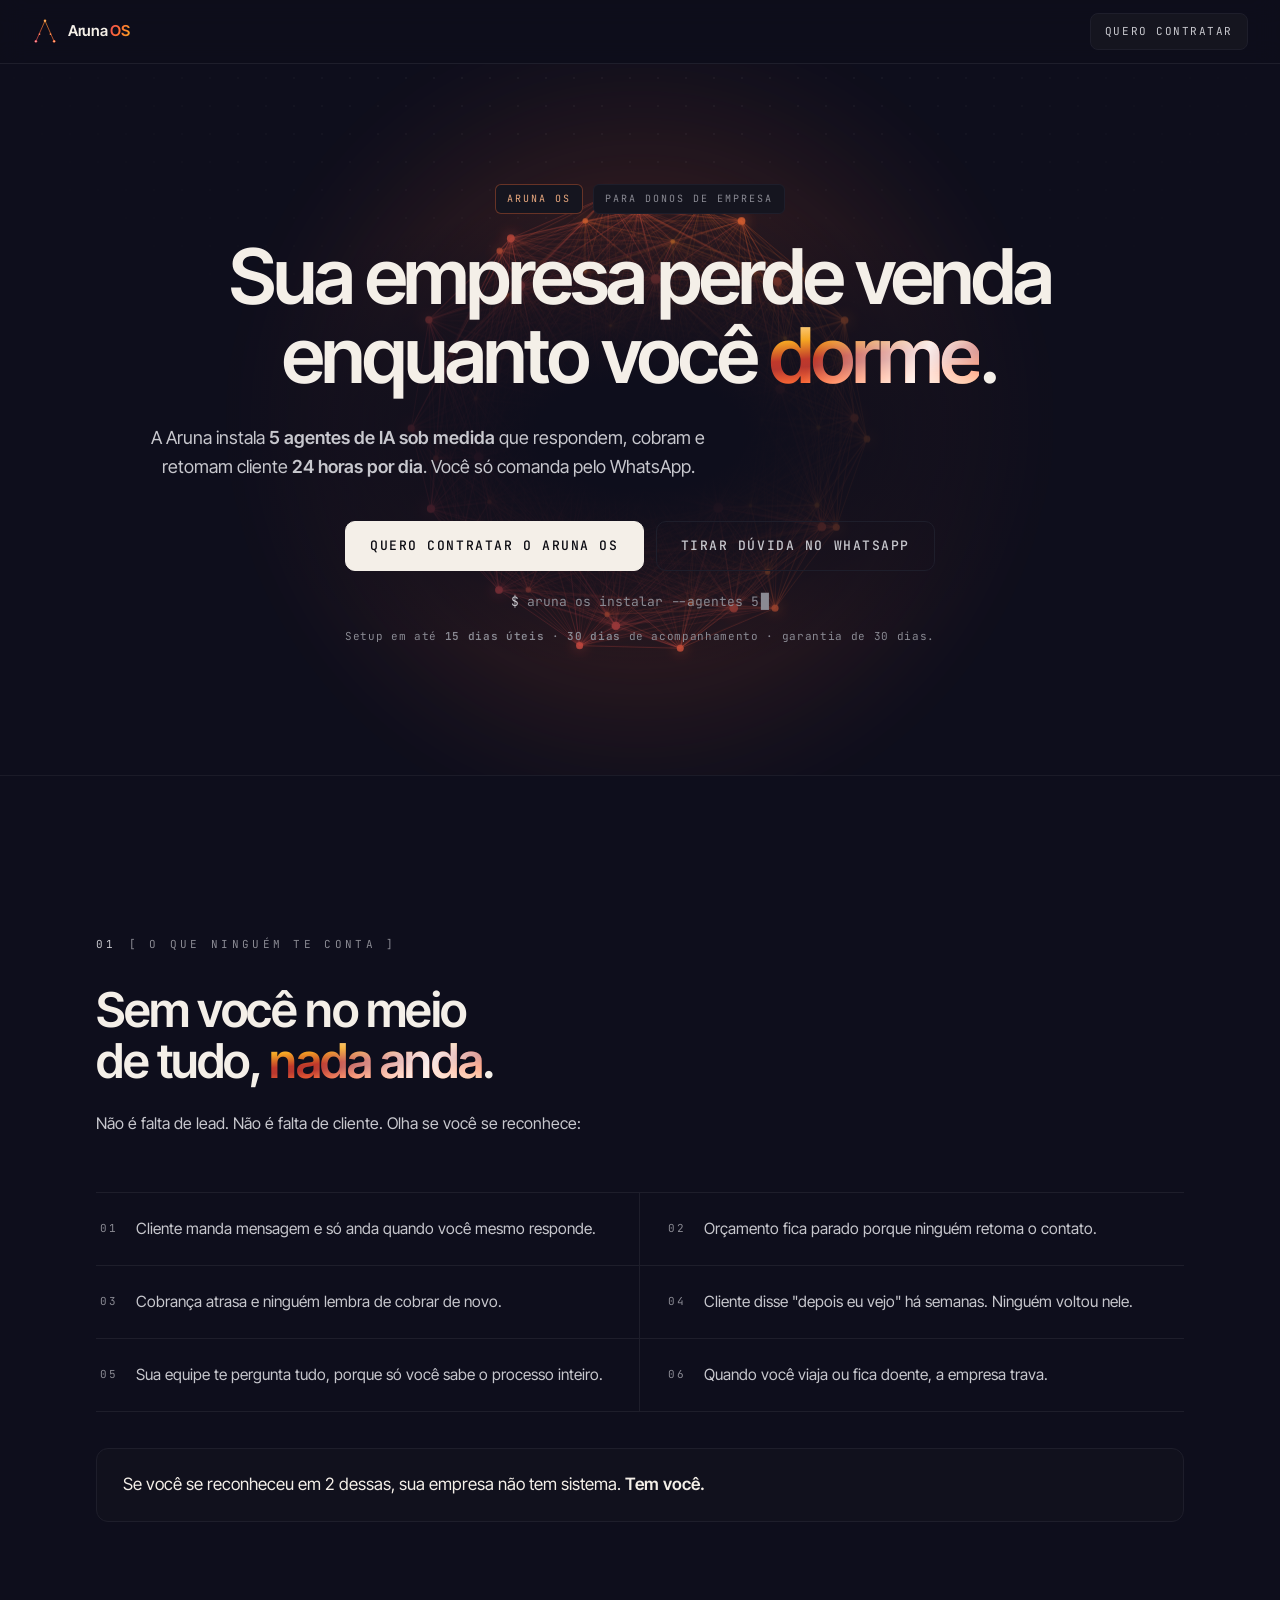
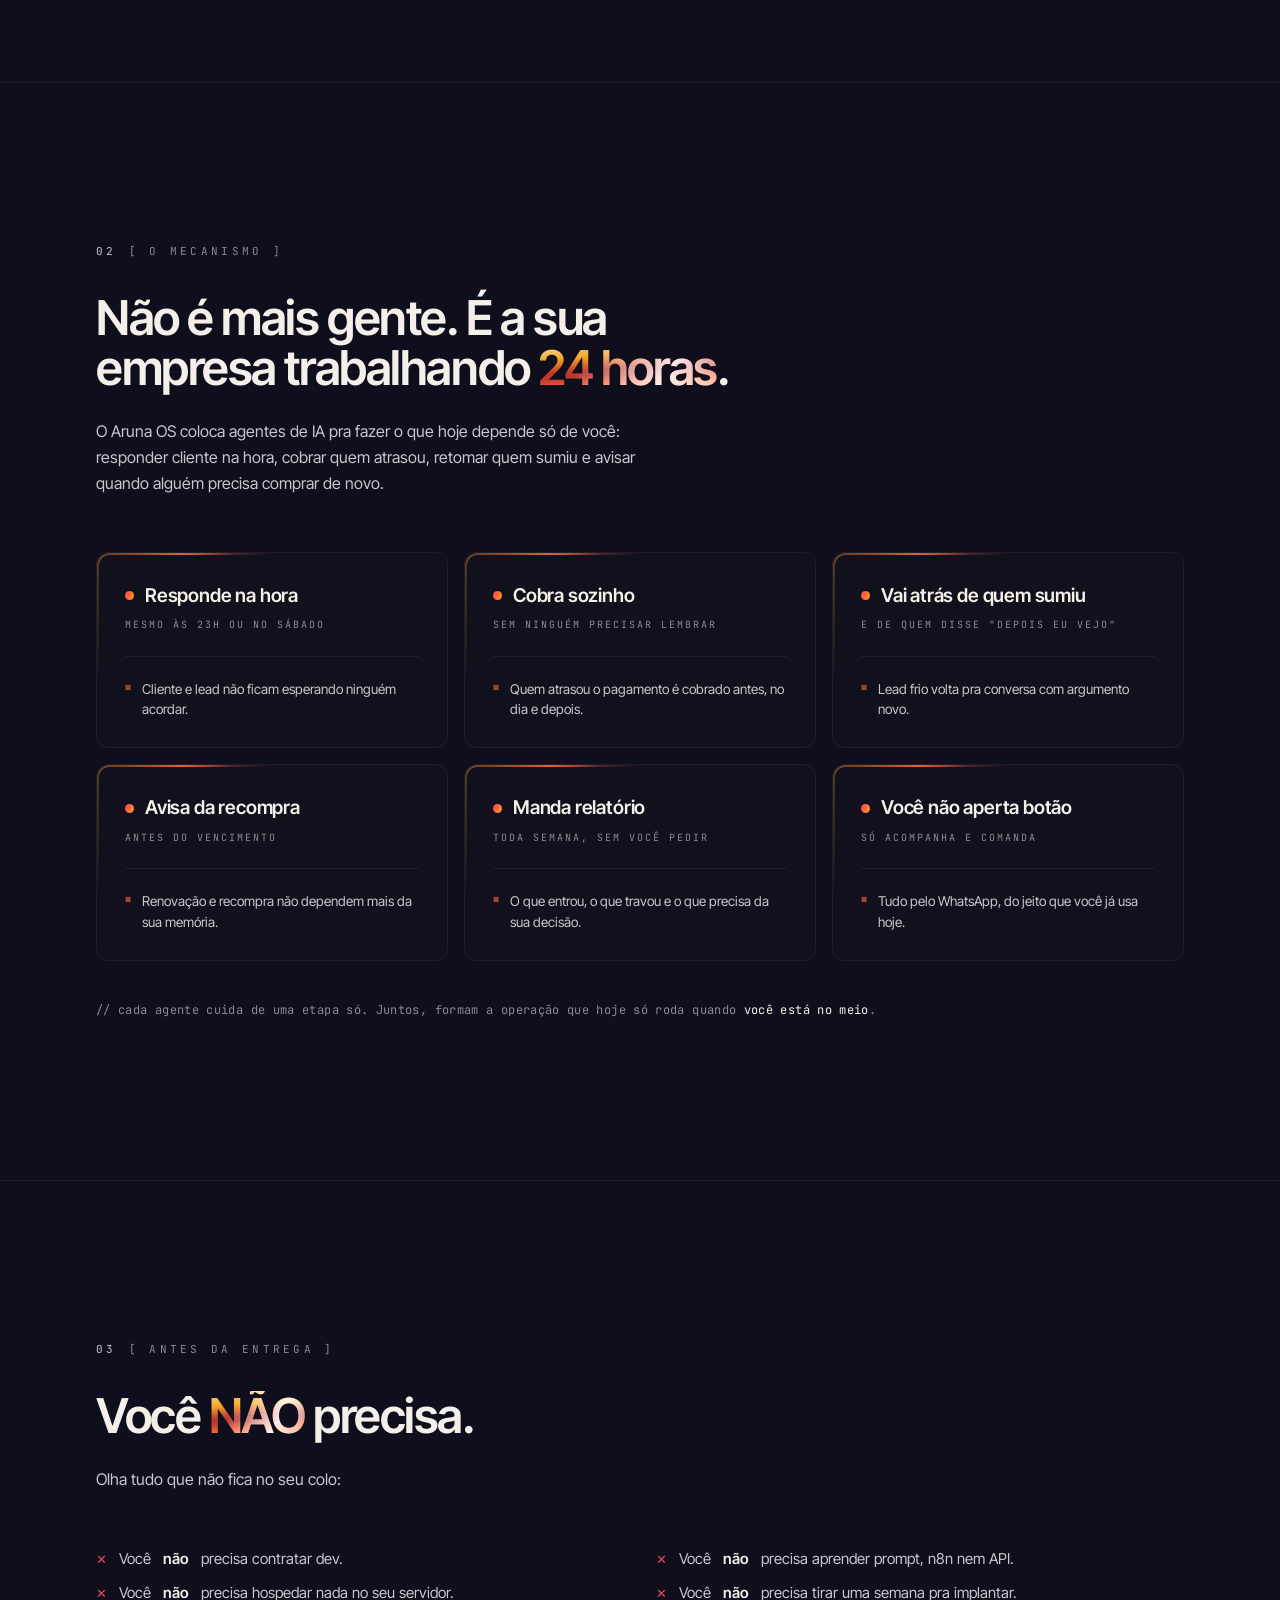
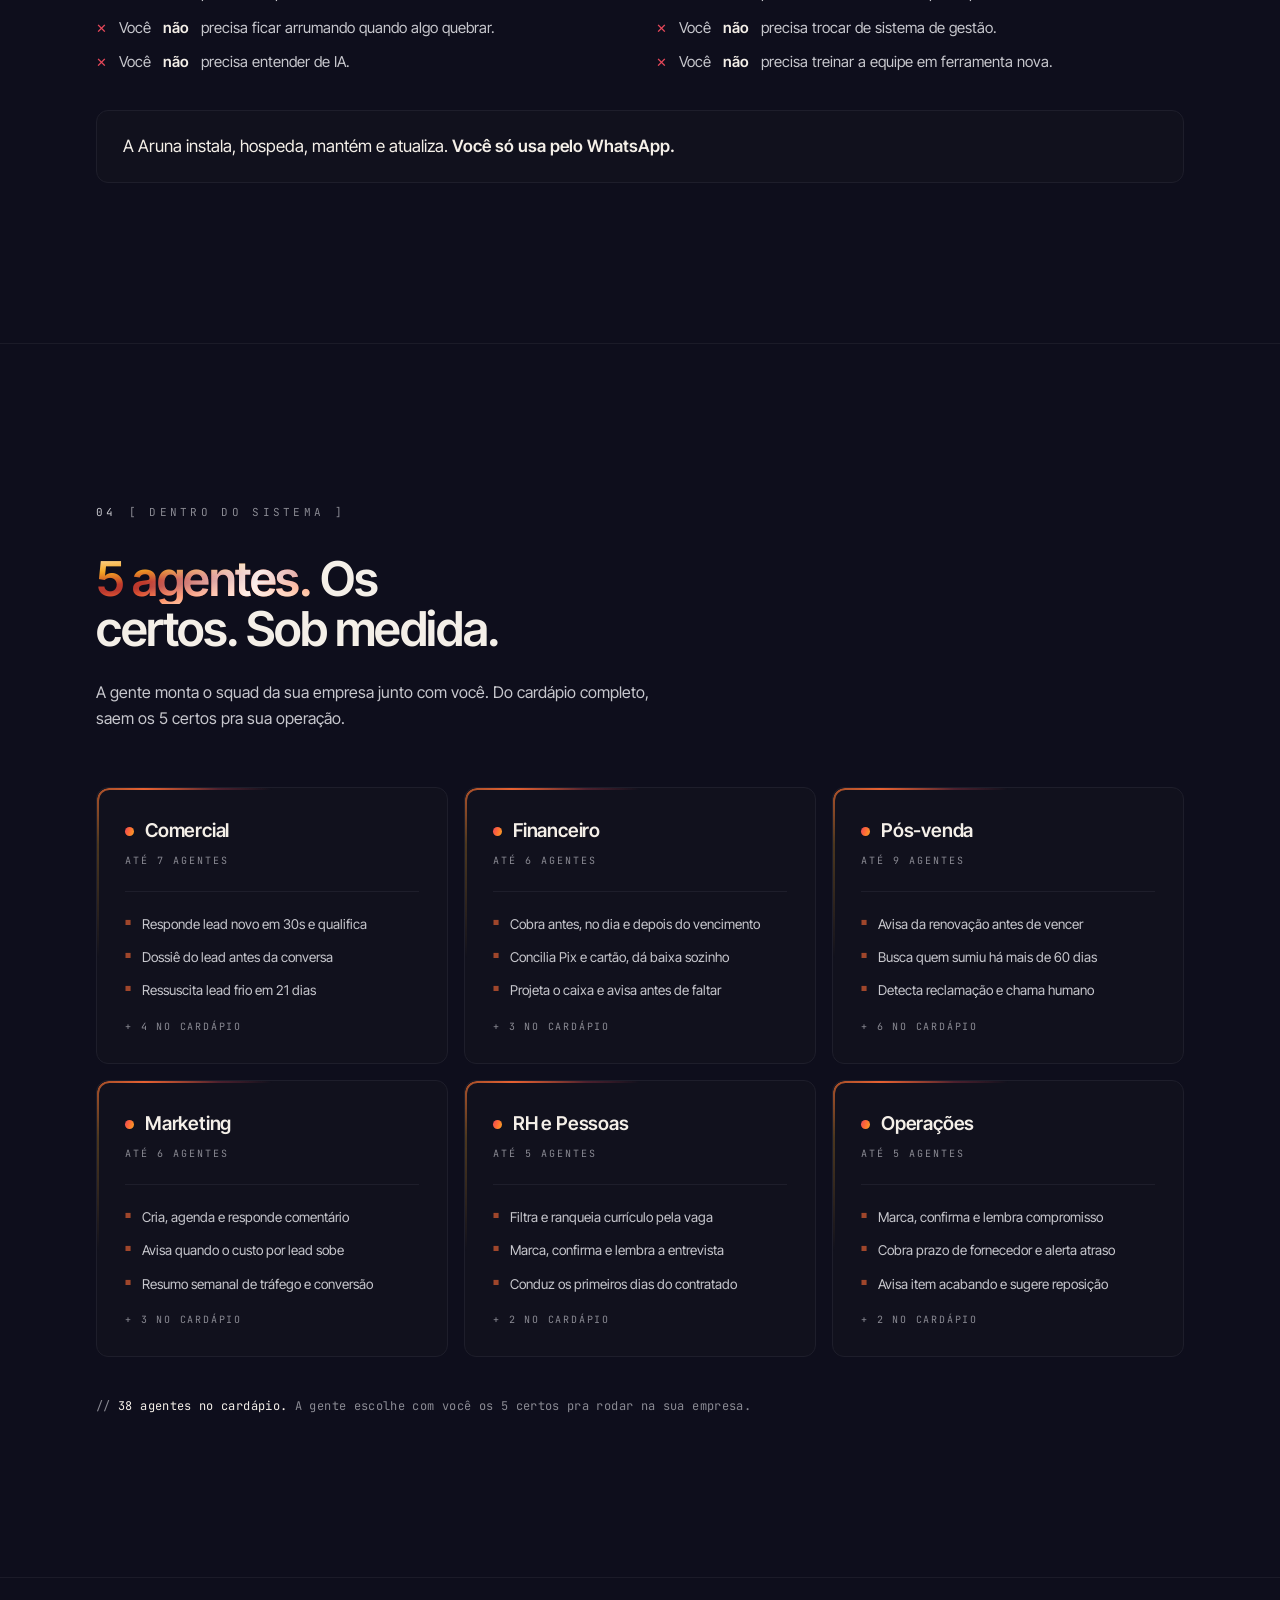
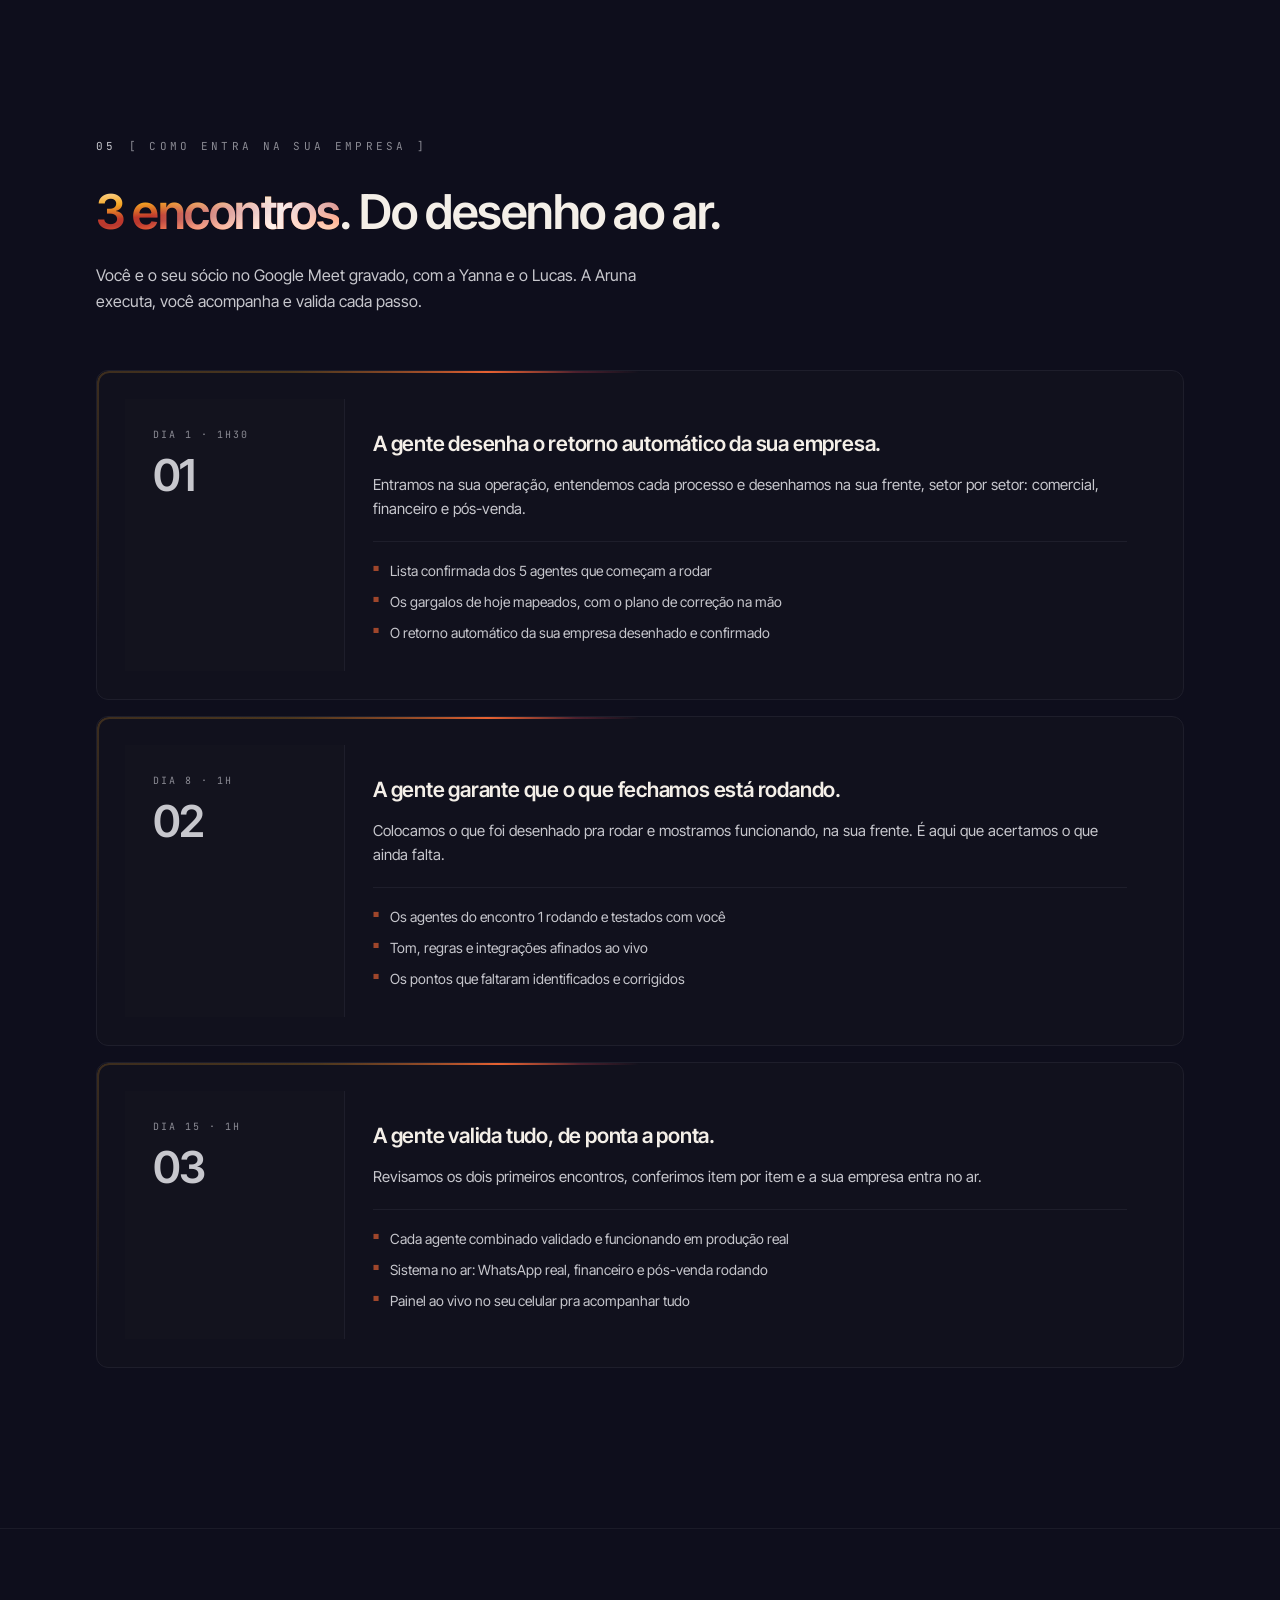
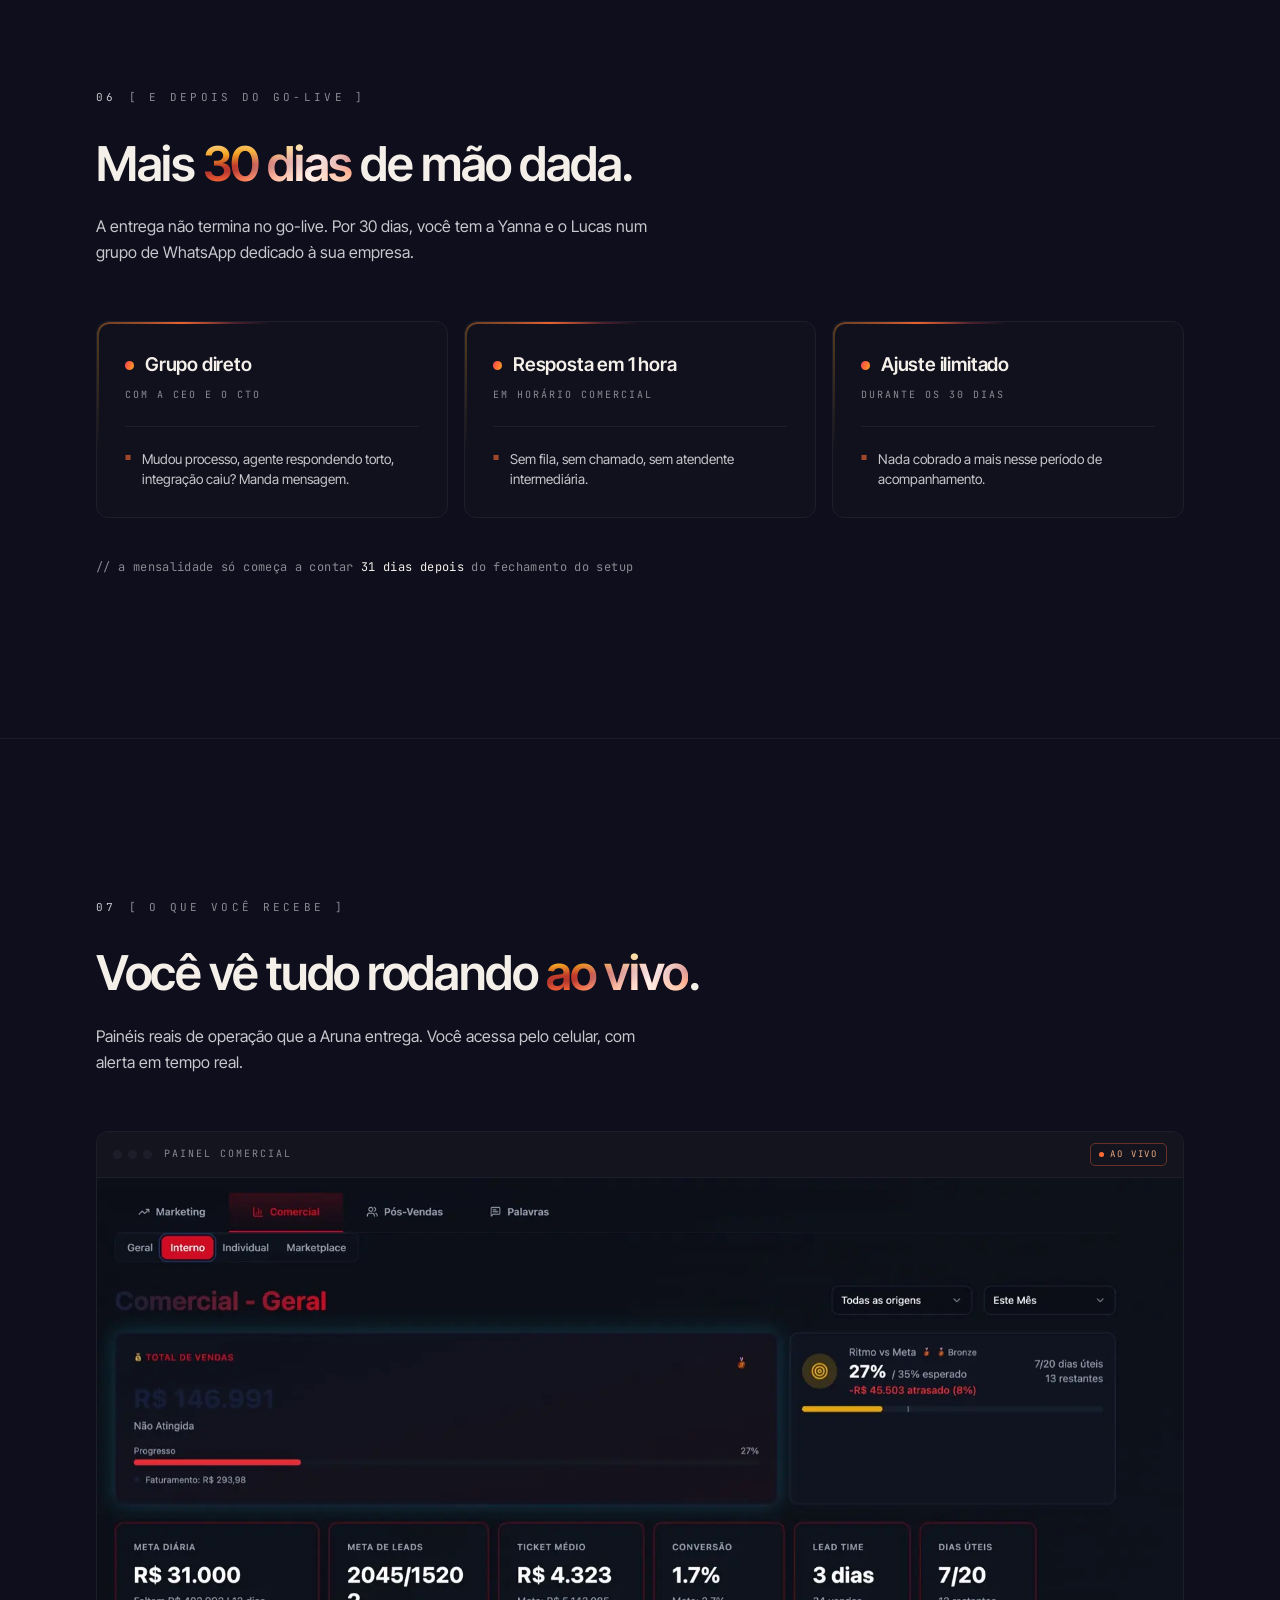
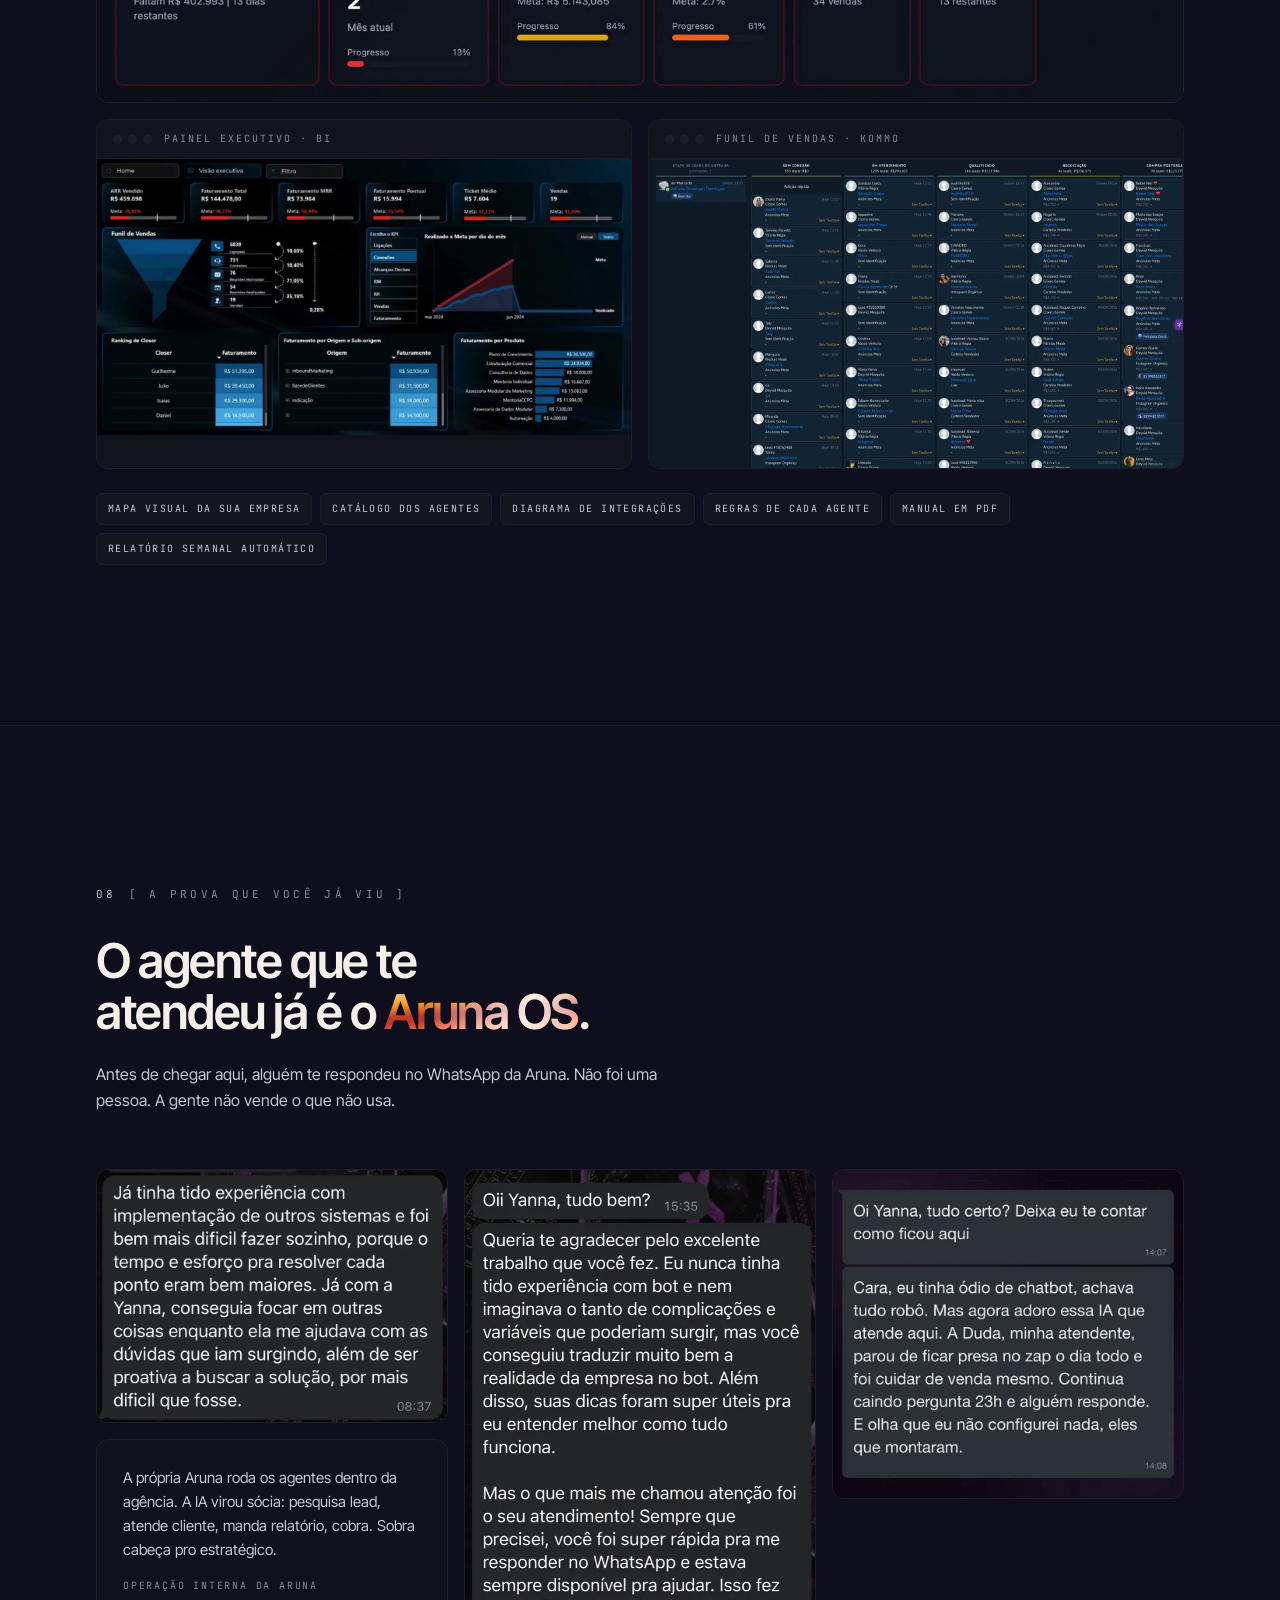
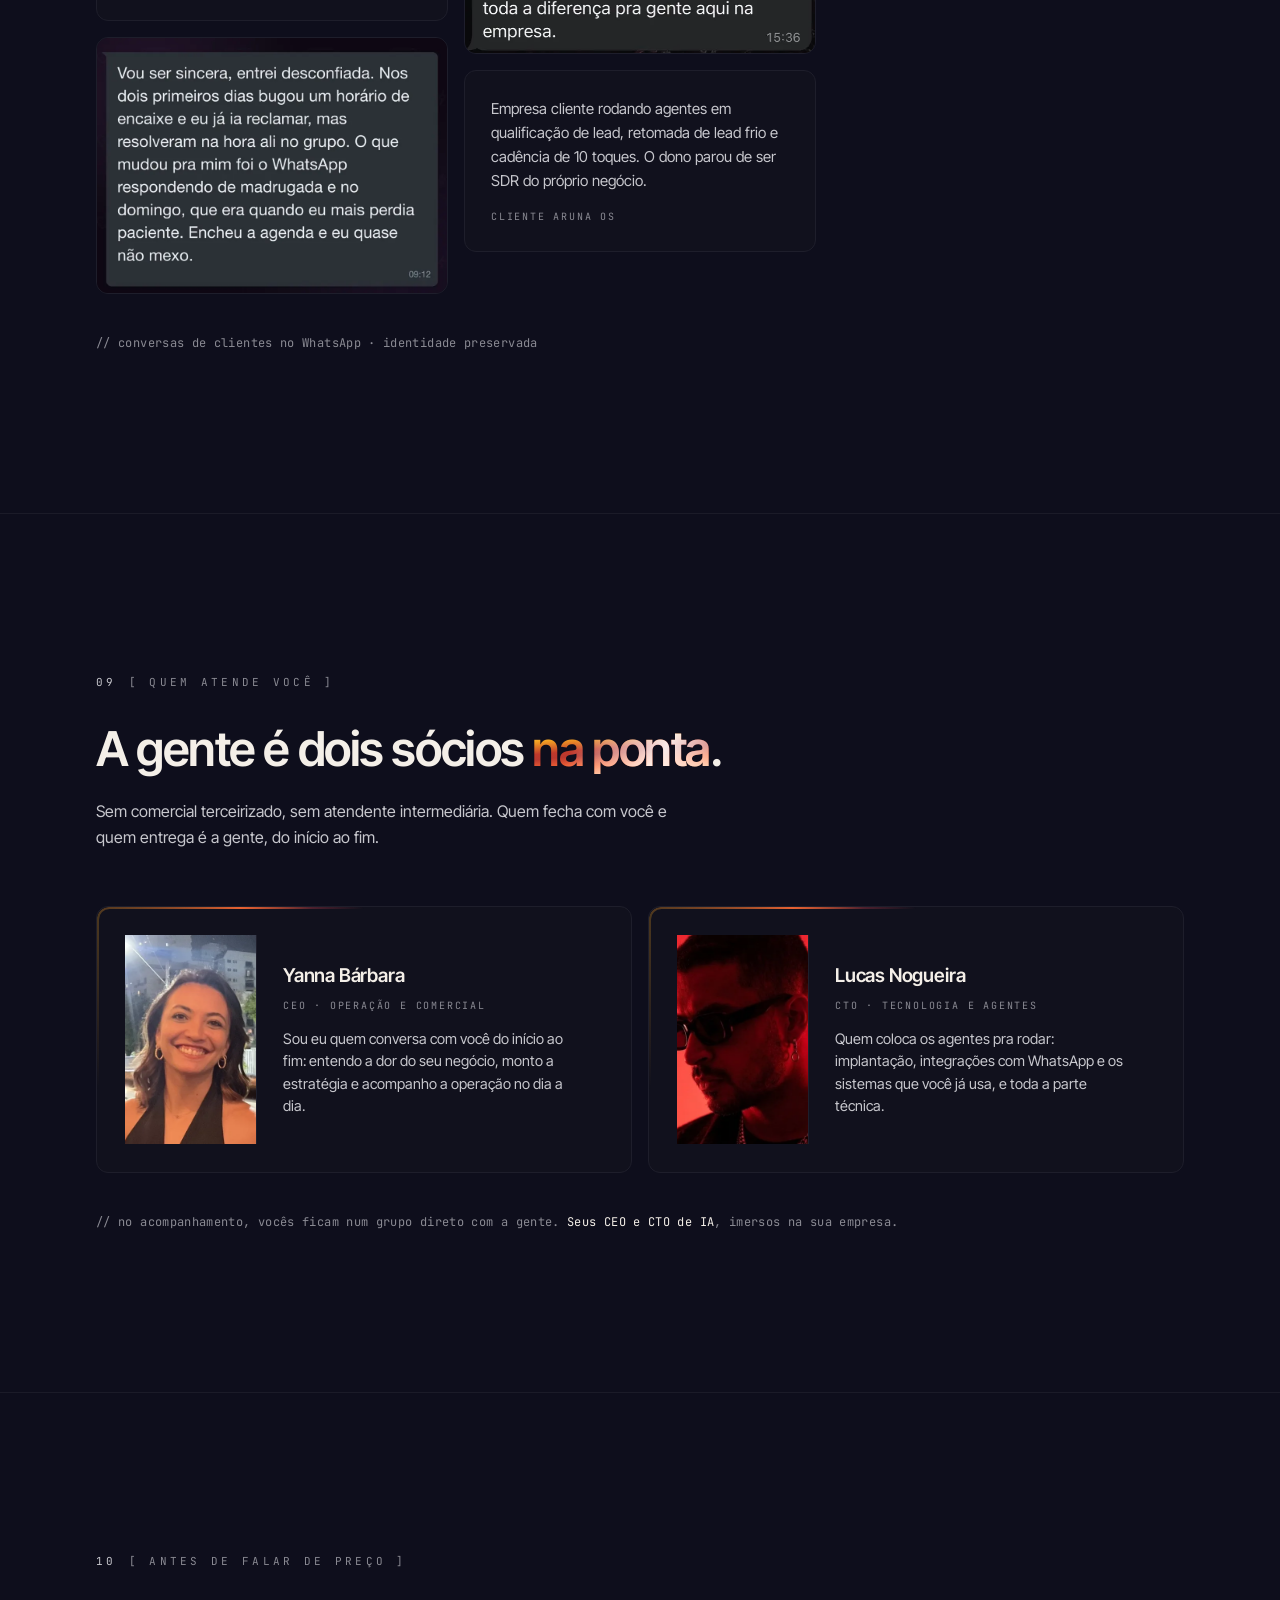
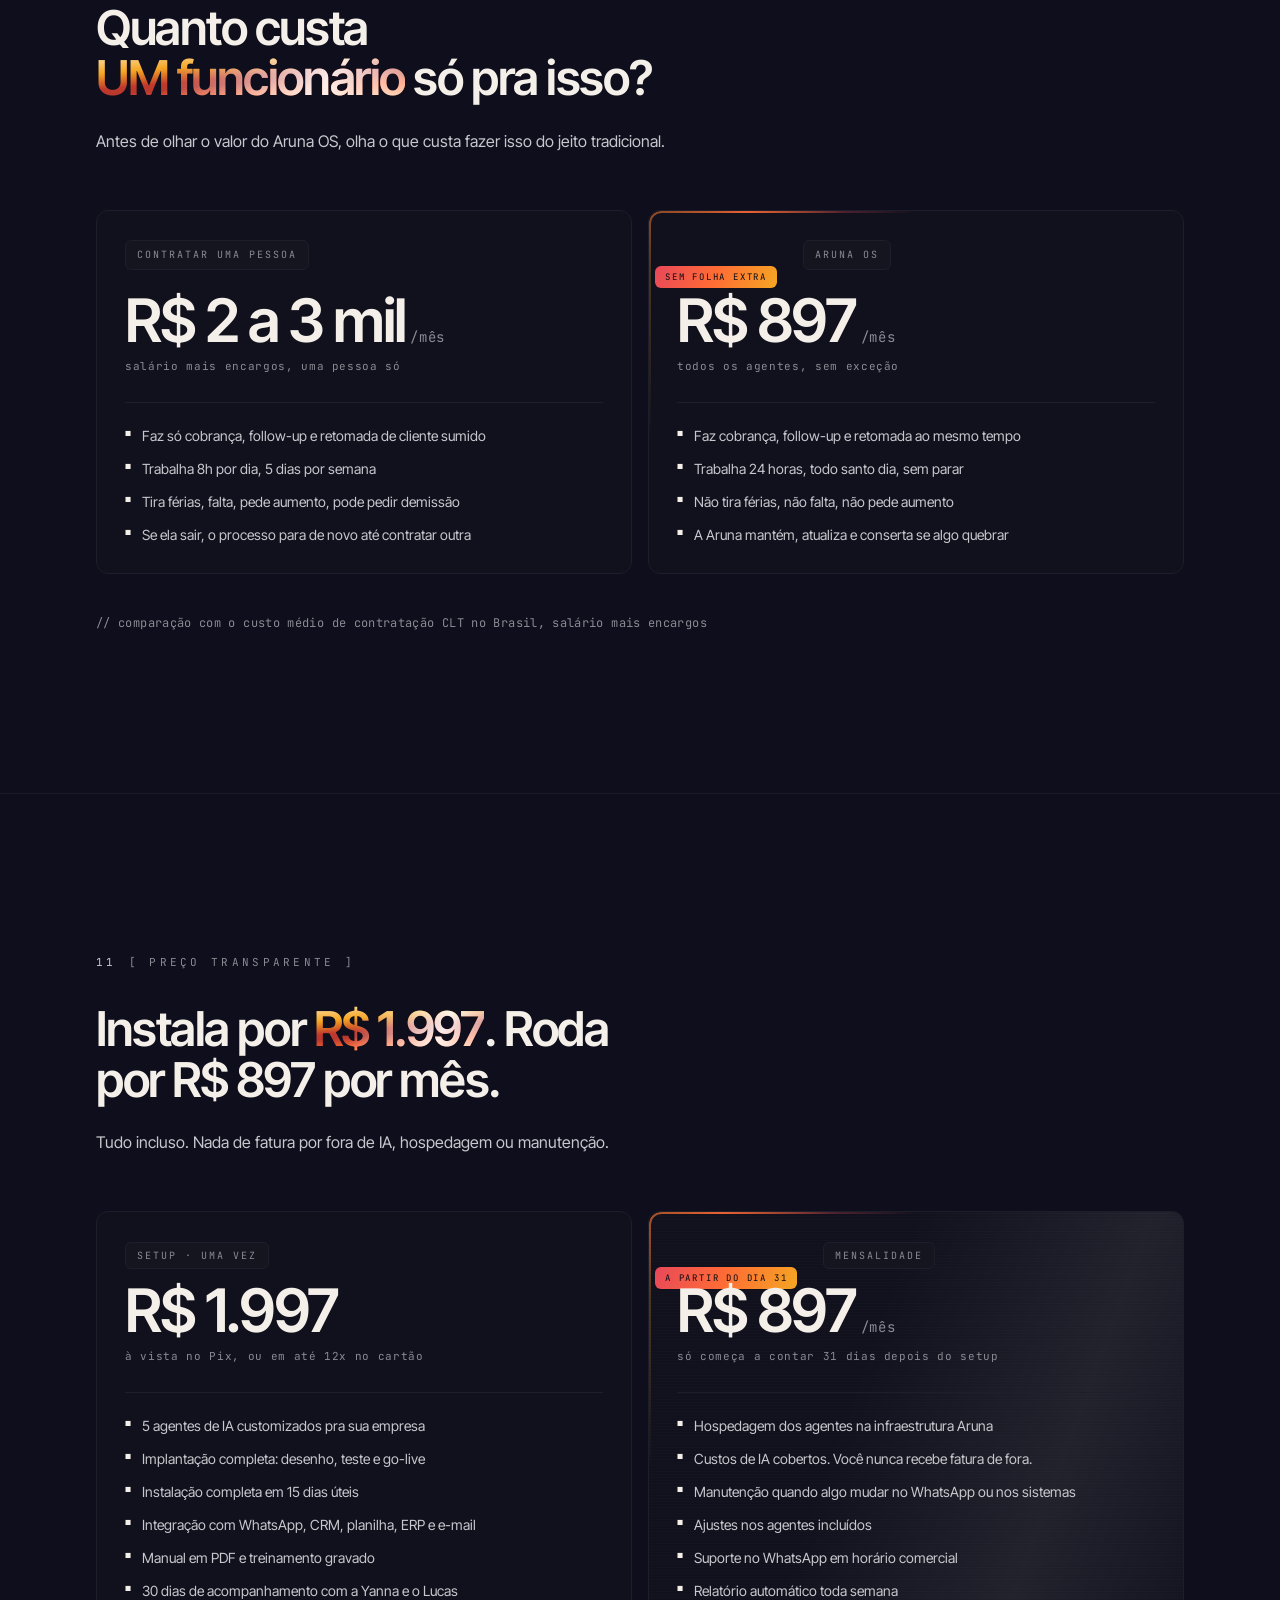
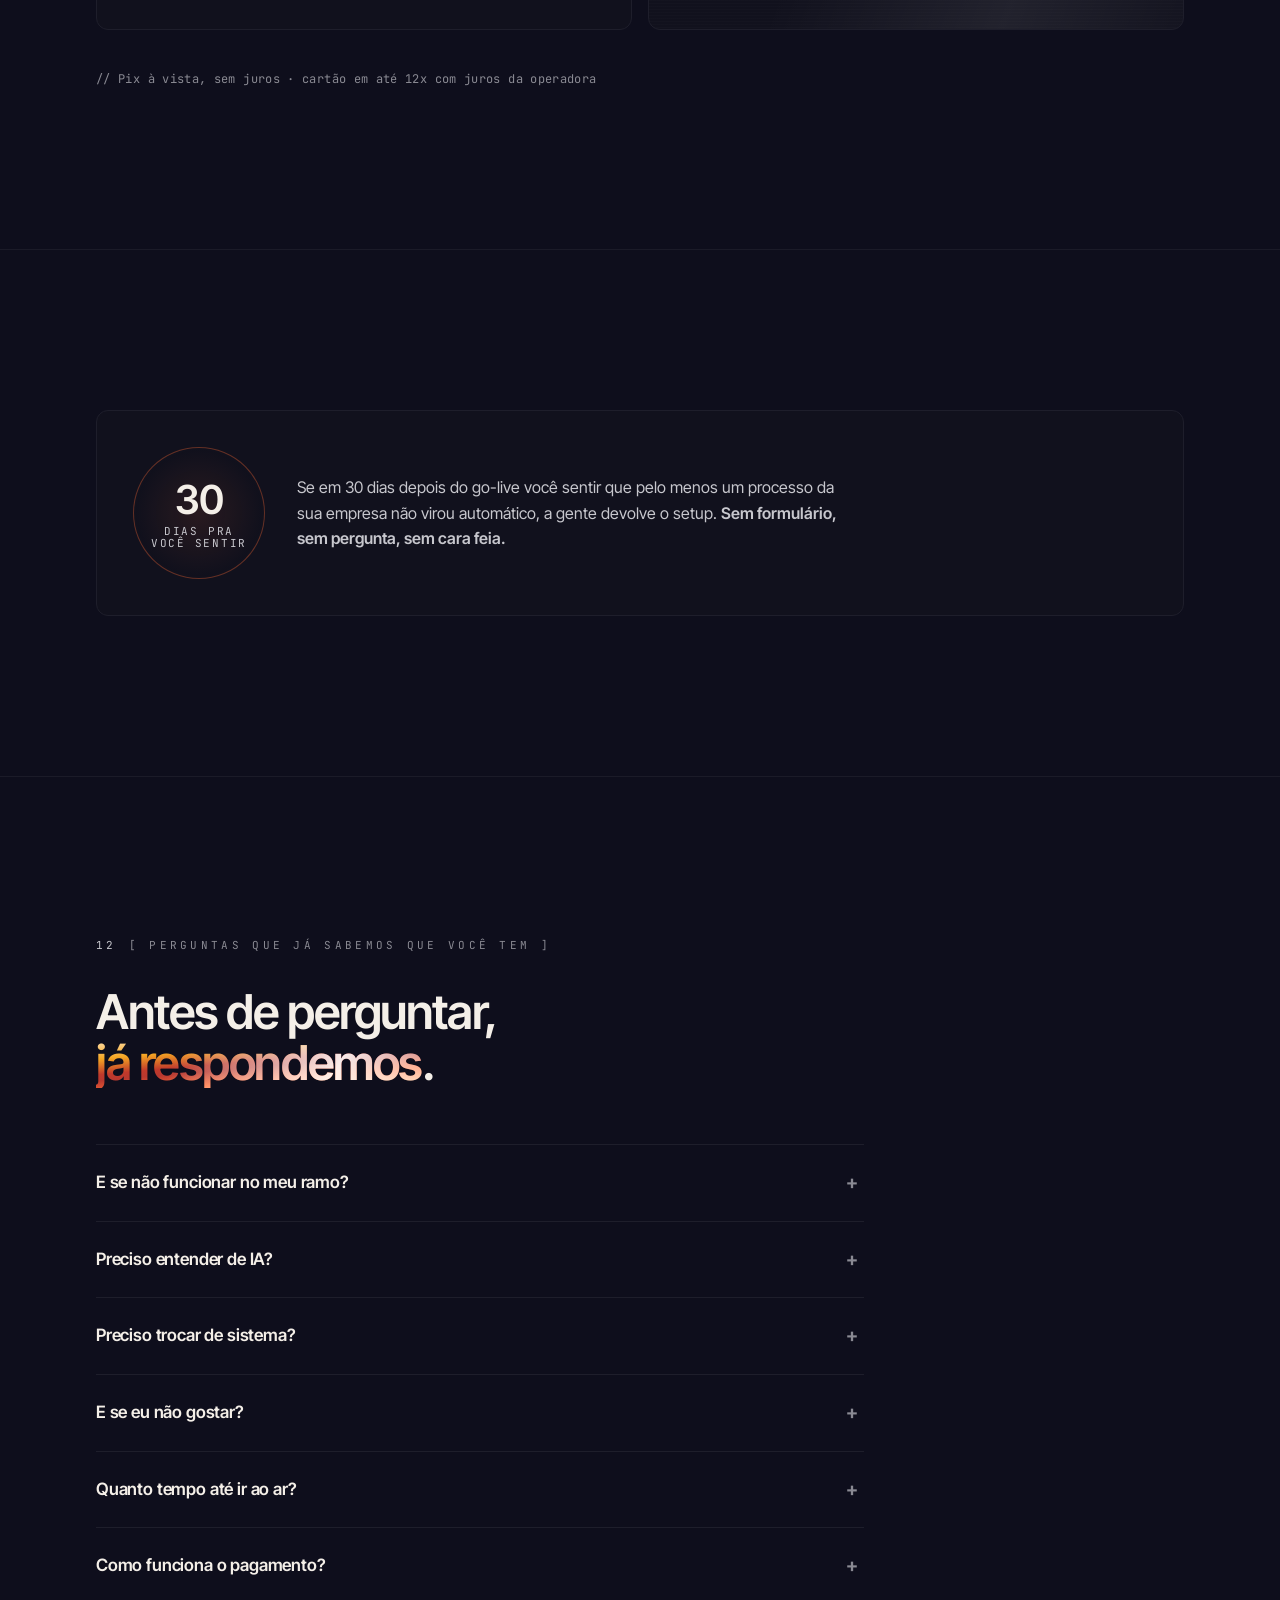
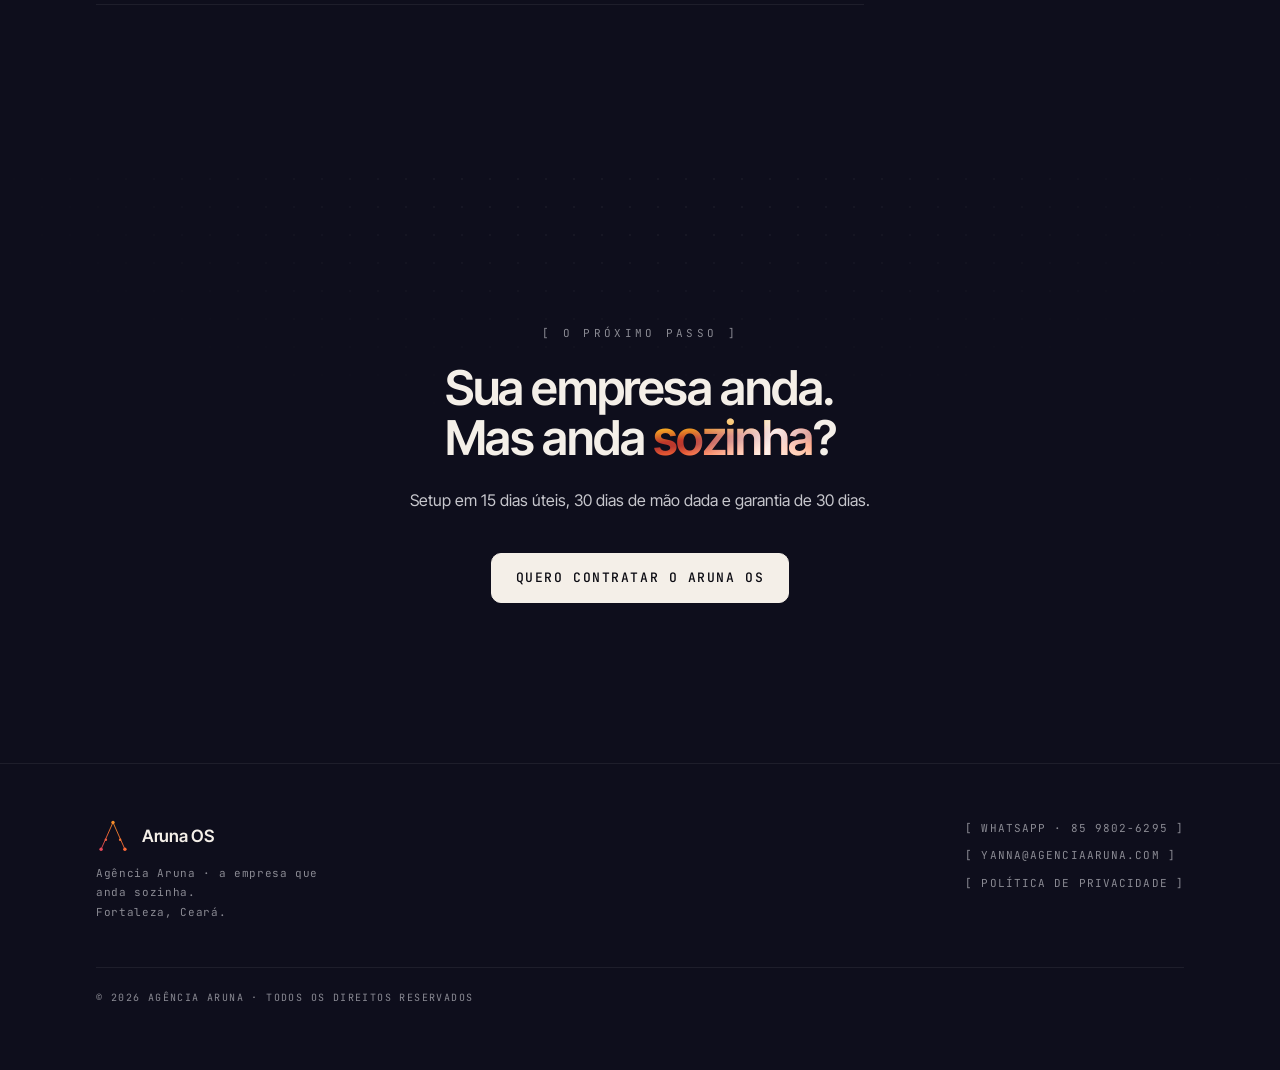
<file: index.html>
<!doctype html>
<html lang="pt-BR" data-grad="metal" data-view="desk" data-fundo="azul" data-rede="fundo">
<head>
<meta charset="utf-8">
<meta name="viewport" content="width=device-width, initial-scale=1">
<title>Aruna OS · 5 agentes de IA instalados na sua empresa</title>
<meta name="description" content="A Aruna instala 5 agentes de IA sob medida dentro da sua empresa em 15 dias. A gente desenha, hospeda e mantém. Você só comanda pelo WhatsApp.">
<link rel="canonical" href="https://agenciaaruna.com/">
<meta name="theme-color" content="#0E0E1C">

<!-- prévia ao compartilhar (WhatsApp, Instagram, LinkedIn) -->
<meta property="og:type" content="website">
<meta property="og:locale" content="pt_BR">
<meta property="og:url" content="https://agenciaaruna.com/">
<meta property="og:site_name" content="Agência Aruna">
<meta property="og:title" content="Aruna OS · 5 agentes de IA instalados na sua empresa">
<meta property="og:description" content="Instalados, hospedados e mantidos pela Aruna, em 15 dias. Você não configura nada: só comanda pelo WhatsApp.">
<meta property="og:image" content="https://agenciaaruna.com/img/og-aruna-os.jpg">
<meta property="og:image:width" content="1200">
<meta property="og:image:height" content="630">
<meta name="twitter:card" content="summary_large_image">

<!-- favicon: o nó da marca, em SVG dentro do próprio arquivo (zero requisição) -->
<link rel="icon" href="data:image/svg+xml,%3Csvg xmlns='http://www.w3.org/2000/svg' viewBox='0 0 100 100'%3E%3Cdefs%3E%3ClinearGradient id='g' x1='16' y1='86' x2='84' y2='6' gradientUnits='userSpaceOnUse'%3E%3Cstop stop-color='%23E8485A'/%3E%3Cstop offset='.45' stop-color='%23FF6B35'/%3E%3Cstop offset='1' stop-color='%23F5A623'/%3E%3C/linearGradient%3E%3C/defs%3E%3Crect width='100' height='100' rx='22' fill='%230E0E1C'/%3E%3Cline x1='50' y1='20' x2='24' y2='78' stroke='url(%23g)' stroke-width='5' stroke-linecap='round'/%3E%3Cline x1='50' y1='20' x2='76' y2='78' stroke='url(%23g)' stroke-width='5' stroke-linecap='round'/%3E%3Ccircle cx='50' cy='20' r='9' fill='url(%23g)'/%3E%3Ccircle cx='24' cy='78' r='9' fill='url(%23g)'/%3E%3Ccircle cx='76' cy='78' r='9' fill='url(%23g)'/%3E%3C/svg%3E">
<link rel="preconnect" href="https://fonts.googleapis.com">
<link rel="preconnect" href="https://fonts.gstatic.com" crossorigin>
<!-- Só os pesos que a página realmente usa. Os quatro pesos originais custavam
     267 KB de fonte; Inter Tight 500 e 700 e JetBrains 700 não eram usados em
     lugar nenhum e saíram: 118 KB a menos. -->
<link href="https://fonts.googleapis.com/css2?family=Inter+Tight:wght@400;600&family=JetBrains+Mono:wght@400;500&display=swap" rel="stylesheet">
<script>document.documentElement.className+=' js'</script>

<!-- Pixel da Aruna (805389752641637). Sem ele o teste A/B da headline não mede nada. -->
<script>
!function(f,b,e,v,n,t,s){if(f.fbq)return;n=f.fbq=function(){n.callMethod?
n.callMethod.apply(n,arguments):n.queue.push(arguments)};if(!f._fbq)f._fbq=n;
n.push=n;n.loaded=!0;n.version='2.0';n.queue=[];t=b.createElement(e);t.async=!0;
t.src=v;s=b.getElementsByTagName(e)[0];s.parentNode.insertBefore(t,s)}(window,
document,'script','https://connect.facebook.net/en_US/fbevents.js');
fbq('init','805389752641637'); fbq('track','PageView');
</script>
<noscript><img height="1" width="1" style="display:none" alt=""
  src="https://www.facebook.com/tr?id=805389752641637&ev=PageView&noscript=1"></noscript>

<!-- tracking da Aruna: gera o [REF:] que liga esta visita à conversa no WhatsApp -->
<script src="https://aruna-atendimento.yanna-barbara.workers.dev/track.js" defer></script>
<style>
/* ================================================================
   ARUNA OS · MODELO VISUAL
   Tipografia, escala de espaço e tempos de animação copiados da
   referência (medidos no CSS e no JS publicados dela):

   h1 .......... clamp(44px, 6vw, 80px) · 600 · lh 1.02 · ls -0.04em
   h2 .......... clamp(36px, 4vw, 48px) · 600 · lh 1.05 · ls -0.03em · máx 672px
   parágrafo ... 16px (hero 18px) · lh 1.625 · máx 576px
   etiqueta .... mono 11/12px · ls 0.30em
   seção ....... 112px no celular · 160px no desktop
   ritmo ....... etiqueta→título 32 · título→texto 24 · h1→sub 28 · bloco→grade 56
   entrada ..... 0.7s cubic-bezier(.21,.6,.35,1) · atrasos 100/150/180ms
   hover ....... 0.15s / 0.2s / 0.3s
   contínuas ... feixe 7s linear · flutuação 7s ease-in-out (-12px)
                 pulso 4.5s ease-in-out (.45→1 / .92→1.06)
                 brilho 6s ease-in-out com pausa · cursor 1.05s step-end
                 granulado 0.9s steps(4,end) ±2%
   ================================================================ */

@property --beam-angle { syntax: '<angle>'; initial-value: 0deg; inherits: false; }

:root{
  --cream:#F4EFE8; --coral:#E8485A; --orange:#FF6B35; --amber:#F5A623;
  --grad-cta:linear-gradient(110deg,#E8485A 0%,#FF6B35 48%,#F5A623 100%);
  --fog:#C7C7CD; --smoke:#8A8A93;
  --display:'Inter Tight',system-ui,sans-serif;
  --mono:'JetBrains Mono',ui-monospace,monospace;
  --saida:cubic-bezier(.21,.6,.35,1);   /* curva de entrada deles */
  --pop:cubic-bezier(.22,1,.36,1);
}
[data-fundo="azul"]{ --void:#0E0E1C; --card:#15151F; --steel:#1E1E2B; }
[data-fundo="neutro"]{ --void:#070709; --card:#0F0F12; --steel:#1C1C20; }

[data-grad="metal"]{
  /* miolo travado em #B8382F: 3,33:1 sobre o fundo. O #8E2230 dava 2,21:1 e reprovava. */
  --grad-display:linear-gradient(175deg,#FFE7BE 0%,#F5A623 27%,#C0392B 47%,#B8382F 55%,#FF6B35 73%,#FFDCA8 100%);
  --grad-title:var(--grad-display); --title-solid:transparent;
}
[data-grad="fogo"]{
  --grad-display:linear-gradient(115deg,#F4EFE8 0%,#F5A623 34%,#FF6B35 64%,#E8485A 100%);
  --grad-title:var(--grad-display); --title-solid:transparent;
}
[data-grad="creme"]{
  --grad-display:var(--grad-cta); --grad-title:none; --title-solid:var(--cream);
}

*{box-sizing:border-box;margin:0;padding:0}
html{-webkit-text-size-adjust:100%}
/* o padrão do navegador para <b> é 700, peso que não baixamos mais */
b,strong{font-weight:600}
body{
  background:var(--void); color:var(--cream);
  font-family:var(--display); font-size:16px; line-height:1.625;
  -webkit-font-smoothing:antialiased; overflow-x:hidden;
}


.stage{container-type:inline-size; margin:0 auto; transition:max-width .3s var(--saida); position:relative}
[data-view="mob"] .stage{max-width:390px; border-inline:1px solid var(--steel); min-height:100vh}

/* ---------------- barra do site: 64px, borda, desfoque ---------------- */
.nav{
  position:sticky; top:0; z-index:50; height:64px;
  display:flex; align-items:center; justify-content:space-between;
  padding:0 32px; border-bottom:1px solid var(--steel);
  background:color-mix(in srgb, var(--void) 82%, transparent); backdrop-filter:blur(12px);
}
.brand{display:flex; align-items:center; gap:10px; text-decoration:none; color:var(--cream)}
.brand svg{width:26px; height:26px; flex:none}
.brand .nome{font-size:15px; font-weight:600; letter-spacing:-.02em}
.brand .nome b{font-weight:600; background:var(--grad-cta); -webkit-background-clip:text; background-clip:text; color:transparent}
.nav-cta{
  font-family:var(--mono); font-size:11px; text-transform:uppercase; letter-spacing:.14em;
  text-decoration:none; color:var(--fog); border:1px solid var(--steel);
  background:var(--card); border-radius:8px; padding:9px 14px;
  transition:border-color .2s, color .2s;
}
.nav-cta:hover{border-color:var(--smoke); color:var(--cream)}

/* ---------------- estrutura ---------------- */
.wrap{width:100%; max-width:1152px; margin:0 auto; padding:0 32px}
.wrap.estreito{max-width:896px}
.sec{padding:160px 0; border-top:1px solid rgba(255,255,255,.055); position:relative}
.dots{
  position:absolute; inset:0; pointer-events:none; opacity:.55;
  background-image:radial-gradient(circle,rgba(255,255,255,.07) 1px,transparent 1px);
  background-size:28px 28px;
  -webkit-mask-image:radial-gradient(ellipse 70% 60% at 50% 0%,#000 20%,transparent 75%);
          mask-image:radial-gradient(ellipse 70% 60% at 50% 0%,#000 20%,transparent 75%);
}

/* ---------------- tipografia (medidas deles) ---------------- */
.eyebrow{
  font-family:var(--mono); font-size:11px; text-transform:uppercase;
  letter-spacing:.30em; color:var(--smoke);
}
.eyebrow .n{color:var(--fog); margin-right:12px}
h1{
  /* Mesma medida da referência: clamp(44px,6vw,80px). Cabe porque a headline nova
     tem 36 caracteres (a antiga tinha 89 e quebrava em 5 linhas). */
  font-size:clamp(44px,6cqw,80px); font-weight:600;
  line-height:1.02; letter-spacing:-.04em; text-wrap:balance;
}
h2{
  font-size:clamp(36px,4cqw,48px); font-weight:600;
  line-height:1.05; letter-spacing:-.03em; text-wrap:balance; max-width:672px;
}
.centro h2{margin-inline:auto}
h3{font-size:19px; font-weight:600; letter-spacing:-.01em}
.card-plano h3{font-size:24px; letter-spacing:-.02em}
/* Uma palavra em outra cor, com brilho varrendo por cima.
   Mecânica copiada da referência: gradiente de cor no texto + camada de brilho
   linear-gradient(transparent 30%, branco 50%, transparent 70%) em 200% 0/250% 100%,
   recortada no texto e animada em 6s ease-in-out (varre rápido e espera). */
.palavra{
  position:relative; display:inline-block;
  background:var(--grad-display);
  -webkit-background-clip:text; background-clip:text;
  color:transparent; -webkit-text-fill-color:transparent;
}
.palavra::after{
  content:attr(data-texto);
  position:absolute; left:0; top:0; white-space:pre;
  background:linear-gradient(115deg,transparent 30%,rgba(255,255,255,.9) 50%,transparent 70%) 200% 0/250% 100%;
  -webkit-background-clip:text; background-clip:text;
  color:transparent; -webkit-text-fill-color:transparent;
  animation:shine-sweep 6s ease-in-out infinite;
  pointer-events:none;
}
p.lead{font-size:16px; line-height:1.625; color:var(--fog); max-width:576px}
.hero p.lead{font-size:18px}
.centro p.lead{margin-inline:auto}
.fine{font-family:var(--mono); font-size:11px; letter-spacing:.06em; color:var(--smoke); line-height:1.9}

/* ritmo vertical medido na referência */
.mt-etiqueta{margin-top:32px}   /* etiqueta → título */
.mt-texto{margin-top:24px}      /* título → texto */
.mt-sub{margin-top:28px}        /* h1 → subtítulo */
.mt-cta{margin-top:40px}
.mt-grade{margin-top:56px}

/* ---------------- botões ---------------- */
.btn{
  display:inline-flex; align-items:center; justify-content:center;
  min-height:48px; padding:13px 24px; border-radius:10px;
  font-family:var(--mono); font-size:13px; font-weight:500;
  text-transform:uppercase; letter-spacing:.12em; text-decoration:none;
  background:var(--cream); color:#0B0B12; border:1px solid var(--cream);
  transition:background .2s, color .2s, transform .15s;
}
.btn:hover{background:transparent; color:var(--cream)}
.btn:active{transform:translateY(1px)}
.btn.ghost{background:transparent; color:var(--fog); border-color:var(--steel)}
.btn.ghost:hover{color:var(--cream); border-color:var(--smoke)}
.btn::before{content:"> "; white-space:pre; max-width:0; overflow:hidden; display:inline-block; transition:max-width .2s}
.btn:hover::before{max-width:2ch}
.btn::after{content:"_"; width:0; overflow:hidden; display:inline-block}
.btn:hover::after{width:auto; animation:blink 1.05s step-end infinite}
.linha-cmd{font-family:var(--mono); font-size:13px; color:var(--smoke)}
.linha-cmd .cifrao{color:var(--fog)}
.caret::after{content:"█"; margin-left:2px; animation:blink 1.05s step-end infinite}

@keyframes blink{50%{opacity:0}}
@keyframes beam-rotate{to{--beam-angle:360deg}}
@keyframes float-y{0%,to{transform:translateY(0)}50%{transform:translateY(-12px)}}
@keyframes glow-pulse{0%,to{opacity:.45;transform:scale(.92)}50%{opacity:1;transform:scale(1.06)}}
@keyframes shine-sweep{0%,72%{background-position:200% 0}88%,to{background-position:-60% 0}}
@keyframes grain-shift{0%{transform:translate(0)}25%{transform:translate(-2%,1%)}50%{transform:translate(1%,-2%)}75%{transform:translate(-1%,2%)}to{transform:translate(0)}}

/* ---------------- cards ---------------- */
.card{
  position:relative; isolation:isolate; overflow:hidden;
  background:color-mix(in srgb, var(--card) 50%, transparent);
  border:1px solid var(--steel); border-radius:12px; padding:28px;
  transition:border-color .2s, transform .2s;
}
.card:hover{border-color:color-mix(in srgb, var(--smoke) 50%, transparent); transform:translateY(-2px)}
.card .spot{
  position:absolute; inset:0; z-index:0; pointer-events:none; opacity:0; transition:opacity .3s;
  background:radial-gradient(320px circle at var(--sx,50%) var(--sy,50%),rgba(255,107,53,.12),transparent 65%);
}
.card:hover .spot{opacity:1}
.card>*:not(.spot):not(.grao){position:relative; z-index:1}
.beam::before{
  content:""; position:absolute; inset:0; border-radius:inherit; padding:1.5px;
  background:conic-gradient(from var(--beam-angle),
    transparent 0%, transparent 72%,
    rgba(245,166,35,.26) 82%, rgba(255,107,53,.9) 88%, rgba(232,72,90,.28) 94%, transparent 100%);
  -webkit-mask:linear-gradient(#000 0 0) content-box,linear-gradient(#000 0 0);
          mask:linear-gradient(#000 0 0) content-box,linear-gradient(#000 0 0);
  -webkit-mask-composite:xor; mask-composite:exclude;
  pointer-events:none; z-index:2; animation:beam-rotate 7s linear infinite;
}
.beam--delay::before{animation-delay:-3.5s}
/* granulado tremendo, igual ao deles */
.grao{
  position:absolute; inset:-20%; z-index:0; pointer-events:none; opacity:.5;
  background-image:repeating-linear-gradient(0deg,rgba(255,255,255,.024) 0 1px,transparent 1px 3px);
  animation:grain-shift .9s steps(4,end) infinite;
}
/* brilho que varre e espera */
.brilho{
  background-image:linear-gradient(110deg,transparent 20%,rgba(255,255,255,.07) 38%,transparent 55%);
  background-size:220% 100%; animation:shine-sweep 6s ease-in-out infinite;
}

/* ---------------- entrada por scroll (tempo e curva deles) ---------------- */
.js .reveal{opacity:0; transform:translateY(14px); transition:opacity .7s var(--saida), transform .7s var(--saida)}
.js .reveal.in{opacity:1; transform:none}

/* ---------------- hero centralizado ---------------- */
.hero{padding:120px 0 128px; position:relative; overflow:hidden}
.hero .conteudo{position:relative; z-index:10; display:flex; flex-direction:column; align-items:center; text-align:center}
/* véu entre a rede e o texto: a rede ficou 58% mais presente, e sem isto o
   título perderia contraste. Fica no z-index 5, entre a rede (1) e o texto (10). */
.hero .veu{
  position:absolute; inset:0; z-index:5; pointer-events:none;
  background:radial-gradient(ellipse 46% 42% at 50% 52%,
    color-mix(in srgb, var(--void) 88%, transparent) 0%,
    color-mix(in srgb, var(--void) 55%, transparent) 55%,
    transparent 78%);
}
.hero h1{margin-top:24px; max-width:1000px}
.hero .lead{margin-top:28px}
.hero-actions{margin-top:40px; display:flex; flex-wrap:wrap; gap:12px; justify-content:center}
.hero .linha-cmd{margin-top:20px}
.hero .fine{margin-top:14px}
.lockup{display:flex; flex-wrap:wrap; gap:10px; justify-content:center}
/* teste A/B: só a variante sorteada aparece */
.var-a,.var-b{display:none}
[data-variante="A"] .var-a{display:block}
[data-variante="B"] .var-b{display:block}
.tag{
  font-family:var(--mono); font-size:10px; text-transform:uppercase; letter-spacing:.2em;
  border:1px solid var(--steel); border-radius:6px; padding:6px 11px; color:var(--smoke);
  background:var(--card);
}
.tag.on{border-color:rgba(255,107,53,.35); color:#E9A87E}

/* ---------------- a rede de nós da Aruna, em 3 posições ---------------- */
.rede{position:absolute; pointer-events:none; z-index:1}
.rede canvas{display:block; width:100%; height:100%}
.rede .halo{
  position:absolute; left:50%; top:50%; translate:-50% -50%;
  width:68%; aspect-ratio:1; border-radius:50%;
  background:radial-gradient(circle,rgba(255,107,53,.30),transparent 64%);
  filter:blur(42px); animation:glow-pulse 4.5s ease-in-out infinite;
}
/* atrás do título: buraco menor e mais opacidade, a rede chega perto do texto */
[data-rede="fundo"] .rede{
  inset:0; opacity:.92;
  -webkit-mask-image:radial-gradient(ellipse 36% 34% at 50% 52%, transparent 22%, #000 72%);
          mask-image:radial-gradient(ellipse 36% 34% at 50% 52%, transparent 22%, #000 72%);
}
/* só nas laterais, como as peças flutuantes da referência */
[data-rede="laterais"] .rede{
  inset:0; opacity:1;
  -webkit-mask-image:linear-gradient(90deg,#000 0 22%,transparent 40% 60%,#000 78% 100%);
          mask-image:linear-gradient(90deg,#000 0 22%,transparent 40% 60%,#000 78% 100%);
}
/* peça própria, abaixo do bloco de texto */
[data-rede="abaixo"] .rede{
  position:relative; inset:auto; margin:56px auto 0;
  width:min(520px,80cqw); aspect-ratio:1; opacity:1; z-index:2;
  animation:float-y 7s ease-in-out infinite;
}
[data-rede="abaixo"] .hero{padding-bottom:96px}
[data-rede="nenhuma"] .rede{display:none}
/* o véu só existe para proteger o texto de quem passa atrás dele */
[data-rede="abaixo"] .veu, [data-rede="nenhuma"] .veu{display:none}

/* ---------------- grade ---------------- */
.sec-head{margin-bottom:56px}
.grid{display:grid; grid-template-columns:repeat(3,1fr); gap:16px}
.squad .top{display:flex; align-items:center; gap:11px; margin-bottom:6px}
.node{width:9px; height:9px; border-radius:50%; background:var(--grad-cta); flex:none}
.count{font-family:var(--mono); font-size:10px; text-transform:uppercase; letter-spacing:.2em; color:var(--smoke); margin-bottom:22px}
.squad ul{list-style:none; display:grid; gap:13px; border-top:1px solid var(--steel); padding-top:22px}
.squad li{font-size:13.5px; line-height:1.5; color:var(--fog); display:flex; gap:11px}
.squad li::before{content:"■"; color:rgba(255,107,53,.6); font-size:7px; line-height:2.6; flex:none}
.more{font-family:var(--mono); font-size:10px; letter-spacing:.18em; text-transform:uppercase; color:var(--smoke); margin-top:18px}
.cap{margin-top:40px; font-family:var(--mono); font-size:12px; color:var(--smoke); letter-spacing:.03em}
.cap .hl{color:var(--cream)}

/* ---------------- lista de reconhecimento (a dor) ---------------- */
.reconhece{display:grid; grid-template-columns:repeat(2,1fr); gap:0; border-top:1px solid var(--steel)}
.item{
  display:flex; gap:18px; padding:24px 4px;
  border-bottom:1px solid var(--steel); transition:background .2s;
}
.item:nth-child(odd){padding-right:28px; border-right:1px solid var(--steel)}
.item:nth-child(even){padding-left:28px}
.item .num{font-family:var(--mono); font-size:11px; letter-spacing:.18em; color:var(--smoke); flex:none; padding-top:3px}
.item p{font-size:15.5px; line-height:1.55; color:var(--fog)}
.veredito{
  margin-top:36px; padding:22px 26px; border-radius:12px;
  border:1px solid var(--steel); background:color-mix(in srgb, var(--card) 50%, transparent);
  font-size:17px; color:var(--cream);
}

/* ---------------- lista do "você não precisa" ---------------- */
.nao{display:grid; grid-template-columns:repeat(2,1fr); gap:12px 32px}
.nao li{list-style:none; display:flex; gap:12px; font-size:15px; line-height:1.5; color:var(--fog)}
.nao li::before{content:"✕"; color:var(--coral); font-size:13px; flex:none; padding-top:2px}
.nao li b{color:var(--cream)}

/* ---------------- os 3 encontros ---------------- */
.encontros{display:grid; gap:16px}
.encontro{display:grid; grid-template-columns:220px minmax(0,1fr); gap:0; overflow:hidden}
.encontro .lado{
  padding:28px; border-right:1px solid var(--steel);
  background:color-mix(in srgb, var(--card) 70%, transparent);
}
.encontro .quando{font-family:var(--mono); font-size:10px; text-transform:uppercase; letter-spacing:.2em; color:var(--smoke)}
.encontro .numero{font-size:44px; font-weight:600; letter-spacing:-.04em; line-height:1; margin-top:10px}
.encontro .corpo{padding:28px}
.encontro h3{font-size:21px; margin-bottom:12px}
.encontro p{font-size:15px; line-height:1.6; color:var(--fog)}
.saiu{list-style:none; display:grid; gap:10px; margin-top:20px; border-top:1px solid var(--steel); padding-top:18px}
.saiu li{font-size:14px; line-height:1.5; color:var(--fog); display:flex; gap:11px}
.saiu li::before{content:"■"; color:rgba(255,107,53,.6); font-size:7px; line-height:2.6; flex:none}

/* ---------------- sócios ---------------- */
.socios{display:grid; grid-template-columns:1fr 1fr; gap:16px}
.socio{display:grid; grid-template-columns:132px minmax(0,1fr); overflow:hidden}
.socio img{width:100%; height:100%; object-fit:cover; display:block; border-right:1px solid var(--steel)}
.socio .txt{padding:26px}
.socio .papel{font-family:var(--mono); font-size:10px; text-transform:uppercase; letter-spacing:.18em; color:var(--smoke); margin:6px 0 14px}
.socio p{font-size:14.5px; line-height:1.55; color:var(--fog)}

/* ---------------- ancoragem de custo ---------------- */
.versus{display:grid; grid-template-columns:1fr 1fr; gap:16px}
.versus .tag{display:inline-block; margin-bottom:6px}

/* ---------------- garantia ---------------- */
.garantia{
  display:flex; align-items:center; gap:32px; padding:36px;
  border:1px solid var(--steel); border-radius:12px;
  background:color-mix(in srgb, var(--card) 50%, transparent); position:relative; overflow:hidden;
}
.selo{
  flex:none; width:132px; height:132px; border-radius:50%;
  display:grid; place-content:center; text-align:center; line-height:1.15;
  border:1px solid rgba(255,107,53,.35); background:radial-gradient(circle,rgba(255,107,53,.10),transparent 70%);
  font-family:var(--mono); font-size:11px; text-transform:uppercase; letter-spacing:.16em; color:var(--fog);
}
.selo b{display:block; font-family:var(--display); font-size:40px; letter-spacing:-.03em; color:var(--cream); margin-bottom:2px}
.garantia p{font-size:16px; line-height:1.6; color:var(--fog); max-width:560px}

/* ---------------- FAQ em acordeão ---------------- */
.faq{border-top:1px solid var(--steel); max-width:768px}
.faq details{border-bottom:1px solid var(--steel)}
.faq summary{
  list-style:none; cursor:pointer; padding:24px 40px 24px 0; position:relative;
  font-size:17px; font-weight:600; letter-spacing:-.01em; color:var(--cream);
  transition:color .2s;
}
.faq summary::-webkit-details-marker{display:none}
.faq summary::after{
  content:"+"; position:absolute; right:6px; top:22px;
  font-family:var(--mono); font-size:20px; color:var(--smoke); transition:transform .2s, color .2s;
}
.faq details[open] summary::after{content:"−"; color:var(--cream)}
.faq summary:hover{color:var(--cream)}
.faq .resposta{padding:0 40px 26px 0; font-size:15.5px; line-height:1.65; color:var(--fog)}

/* ---------------- painéis em moldura de janela ----------------
   Mesmo recurso que a referência usa no Discord e no podcast: barra
   com três bolinhas e endereço, que faz a imagem ler como produto real. */
.paineis{display:grid; grid-template-columns:1fr 1fr; gap:16px}
.janela{
  grid-column:span 1; overflow:hidden; border:1px solid var(--steel);
  border-radius:12px; background:color-mix(in srgb, var(--card) 60%, transparent);
  transition:border-color .2s, transform .2s;
}
.janela.larga{grid-column:1 / -1}
.janela:hover{border-color:color-mix(in srgb, var(--smoke) 50%, transparent); transform:translateY(-2px)}
.winbar{
  display:flex; align-items:center; gap:12px; padding:11px 16px;
  border-bottom:1px solid var(--steel); background:color-mix(in srgb, var(--card) 90%, transparent);
}
.winbar .bolas{display:flex; gap:6px}
.winbar .bolas i{width:9px; height:9px; border-radius:50%; background:var(--steel); display:block}
.winbar .titulo{font-family:var(--mono); font-size:10px; text-transform:uppercase; letter-spacing:.2em; color:var(--smoke)}
.winbar .vivo{
  margin-left:auto; font-family:var(--mono); font-size:9px; text-transform:uppercase; letter-spacing:.2em;
  color:#E9A87E; border:1px solid rgba(255,107,53,.35); border-radius:5px; padding:3px 8px;
  display:flex; align-items:center; gap:6px;
}
.winbar .vivo::before{
  content:""; width:5px; height:5px; border-radius:50%; background:var(--orange);
  animation:glow-pulse 4.5s ease-in-out infinite;
}
.janela img{display:block; width:100%; height:auto}
.chips{display:flex; flex-wrap:wrap; gap:8px; margin-top:24px}
.chip{
  font-family:var(--mono); font-size:10px; text-transform:uppercase; letter-spacing:.14em;
  color:var(--fog); border:1px solid var(--steel); background:var(--card);
  border-radius:6px; padding:7px 11px;
}

/* ---------------- prova: prints reais de WhatsApp ---------------- */
.provas{columns:3; column-gap:16px}
.prova{
  break-inside:avoid; margin-bottom:16px; overflow:hidden;
  border:1px solid var(--steel); border-radius:12px;
  background:color-mix(in srgb, var(--card) 50%, transparent);
  transition:border-color .2s, transform .2s;
}
.prova:hover{border-color:color-mix(in srgb, var(--smoke) 50%, transparent); transform:translateY(-2px)}
.prova img{display:block; width:100%; height:auto}
.prova.frase{padding:26px}
.prova.frase p{font-size:15px; line-height:1.6; color:var(--fog)}
.prova.frase .quem{
  display:block; margin-top:16px; font-family:var(--mono); font-size:10px;
  text-transform:uppercase; letter-spacing:.18em; color:var(--smoke);
}

/* ---------------- preço ---------------- */
.price{display:grid; grid-template-columns:1fr 1fr; gap:16px}
.amt{font-size:clamp(40px,5cqw,60px); font-weight:600; letter-spacing:-.04em; line-height:1; margin:14px 0 8px}
.amt .per{font-family:var(--mono); font-size:14px; font-weight:400; letter-spacing:.05em; color:var(--smoke); margin-left:6px}
.when{font-family:var(--mono); font-size:11px; letter-spacing:.06em; color:var(--smoke); margin-bottom:26px}
.plist{list-style:none; display:grid; gap:12px; border-top:1px solid var(--steel); padding-top:22px}
.plist li{font-size:14px; line-height:1.5; color:var(--fog); display:flex; gap:11px}
.plist li::before{content:"■"; color:var(--cream); font-size:7px; line-height:2.7; flex:none}
.ribbon{
  position:absolute; top:22px; right:22px; z-index:3;
  font-family:var(--mono); font-size:9px; text-transform:uppercase; letter-spacing:.2em;
  padding:5px 10px; border-radius:6px; color:#0B0B12; background:var(--grad-cta);
}

/* ---------------- rodapé ---------------- */
.rodape{border-top:1px solid var(--steel); padding:56px 0 64px}
.rodape .linhas{display:flex; flex-wrap:wrap; gap:32px; justify-content:space-between; align-items:flex-start}
.rodape .marca{display:flex; align-items:center; gap:12px}
.rodape .marca svg{width:34px; height:34px}
.rodape .marca .nome{font-size:17px; font-weight:600; letter-spacing:-.02em}
.rodape .frase{margin-top:10px; font-family:var(--mono); font-size:11px; letter-spacing:.06em; color:var(--smoke); max-width:34ch; line-height:1.8}
.rodape nav{display:flex; flex-direction:column; gap:10px; font-family:var(--mono); font-size:11px; letter-spacing:.1em; text-transform:uppercase}
.rodape nav a{color:var(--smoke); text-decoration:none; transition:color .2s}
.rodape nav a:hover{color:var(--cream)}
.rodape .fim{
  margin-top:44px; padding-top:22px; border-top:1px solid var(--steel);
  font-family:var(--mono); font-size:10px; letter-spacing:.14em; text-transform:uppercase; color:var(--smoke);
}

/* ---------------- fechamento centralizado ---------------- */
.final{padding:160px 0; text-align:center; position:relative}
.final h2{margin:20px auto 0; max-width:18ch}
.final .lead{margin:24px auto 0}
.final .btn{margin-top:40px}

/* ---------------- responsivo ---------------- */
@container (max-width:900px){
  .grid{grid-template-columns:repeat(2,1fr)}
  .provas{columns:2}
  .socios{grid-template-columns:1fr}
}
@container (max-width:760px){
  /* o card de encontro e o de sócio são de duas colunas fixas: abaixo disso
     a coluna de texto some, então viram empilhados */
  .encontro{grid-template-columns:1fr}
  .encontro .lado{
    border-right:0; border-bottom:1px solid var(--steel);
    display:flex; align-items:baseline; gap:14px; padding:20px 24px;
  }
  .encontro .numero{font-size:28px; margin-top:0; order:-1}
  .socio{grid-template-columns:1fr}
  .socio img{height:220px; border-right:0; border-bottom:1px solid var(--steel); object-position:center 25%}
  .versus{grid-template-columns:1fr}
  .garantia{flex-direction:column; text-align:center; gap:24px; padding:32px 24px}
  .garantia p{max-width:none}
}
@container (max-width:640px){
  .sec,.final{padding:112px 0}
  .hero{padding:72px 0 80px}
  .wrap{padding:0 20px}
  .nav{padding:0 20px}
  .grid,.price,.paineis{grid-template-columns:1fr}
  .janela.larga{grid-column:auto}
  .provas{columns:1}
  /* listas de duas colunas ficam estreitas demais abaixo disto */
  .reconhece,.nao{grid-template-columns:1fr}
  .item:nth-child(odd){padding-right:4px; border-right:0}
  .item:nth-child(even){padding-left:4px}
  .faq summary{font-size:16px; padding-right:34px}
  .selo{width:112px; height:112px}
  .encontro .corpo{padding:24px}
  .btn{width:100%}
  .sec-head{margin-bottom:38px}
  .card{padding:24px}
  .eyebrow{font-size:11px}
}

@media (hover:none){
  .beam::before{animation:none; opacity:.3}
  .card .spot{display:none}
  .btn::before,.btn::after{display:none}
  .grao{display:none}
}
@media (prefers-reduced-motion:reduce){
  .beam::before,.grao,.brilho,.rede .halo,[data-rede="abaixo"] .rede{animation:none}
  .reveal{opacity:1; transform:none; transition:none}
  .btn:hover::after,.caret::after{animation:none}
}
</style>
</head>
<body>


<div class="stage">

  <nav class="nav">
    <a class="brand" href="#">
      <svg viewBox="0 0 100 100" fill="none" aria-hidden="true">
        <defs><linearGradient id="ng" x1="16" y1="86" x2="84" y2="6" gradientUnits="userSpaceOnUse">
          <stop offset="0%" stop-color="#E8485A"/><stop offset="45%" stop-color="#FF6B35"/><stop offset="100%" stop-color="#F5A623"/>
        </linearGradient></defs>
        <line x1="50" y1="7" x2="15" y2="86" stroke="url(#ng)" stroke-width="2.6" stroke-linecap="round"/>
        <line x1="50" y1="7" x2="85" y2="86" stroke="url(#ng)" stroke-width="2.6" stroke-linecap="round"/>
        <circle cx="50" cy="7" r="5" fill="url(#ng)"/><circle cx="50" cy="7" r="2.2" fill="#FFF4DE"/>
        <circle cx="15" cy="86" r="5" fill="url(#ng)"/><circle cx="15" cy="86" r="2.2" fill="#FFF4DE"/>
        <circle cx="85" cy="86" r="5" fill="url(#ng)"/><circle cx="85" cy="86" r="2.2" fill="#FFF4DE"/>
        <circle cx="29" cy="58" r="3.5" fill="url(#ng)"/><circle cx="29" cy="58" r="1.6" fill="#FFF4DE"/>
        <circle cx="71" cy="58" r="3.5" fill="url(#ng)"/><circle cx="71" cy="58" r="1.6" fill="#FFF4DE"/>
      </svg>
      <span class="nome">Aruna<b>&nbsp;OS</b></span>
    </a>
    <a class="nav-cta" href="https://pay.cakto.com.br/ws5tq3o">Quero contratar</a>
  </nav>

  <!-- ================= HERO (centralizado) ================= -->
  <header class="hero">
    <div class="dots"></div>
    <div class="veu" aria-hidden="true"></div>

    <div class="wrap">
      <div class="conteudo">
        <div class="lockup reveal in">
          <span class="tag on">ARUNA OS</span>
          <span class="tag">Para donos de empresa</span>
        </div>
        <!-- ===== TESTE A/B DA HEADLINE ===== -->
        <!-- A: perda de venda (dor). Nasce do argumento anti-objeção do próprio bot de vendas. -->
        <div class="var-a">
          <h1 class="reveal in">Sua empresa perde venda enquanto você <span class="palavra" data-texto="dorme">dorme</span>.</h1>
          <p class="lead reveal in">A Aruna instala <b>5 agentes de IA sob medida</b> que respondem, cobram e
            retomam cliente <b>24 horas por dia</b>. Você só comanda pelo WhatsApp.</p>
        </div>
        <!-- B: contraste de categoria. Padrão dos dois melhores da pesquisa (Botpress, Tidio),
             e o espaço que nenhum concorrente brasileiro ocupa. -->
        <div class="var-b">
          <h1 class="reveal in">IA não se compra.<br>Se <span class="palavra" data-texto="instala">instala</span>.</h1>
          <p class="lead reveal in">A Aruna instala <b>5 agentes de IA sob medida</b> dentro da sua empresa,
            em <b>15 dias</b>. Você não configura nada: a gente desenha, hospeda e mantém.</p>
        </div>
        <div class="hero-actions reveal in">
          <a class="btn" href="https://pay.cakto.com.br/ws5tq3o">Quero contratar o Aruna OS</a>
          <a class="btn ghost" href="https://wa.me/558598026295">Tirar dúvida no WhatsApp</a>
        </div>
        <p class="linha-cmd caret reveal in"><span class="cifrao">$</span> aruna os instalar --agentes 5</p>
        <p class="fine reveal in">Setup em até <b>15 dias úteis</b> · <b>30 dias</b> de acompanhamento · garantia de 30 dias.</p>
      </div>
    </div>

    <!-- fica depois do texto no HTML: nos modos "atrás" e "laterais" ela é posicionada
         de forma absoluta e a ordem não importa; no modo "abaixo" ela cai naturalmente aqui -->
    <div class="rede" aria-hidden="true">
      <span class="halo"></span>
      <canvas id="orb" aria-label="Agentes de IA se organizando em rede"></canvas>
    </div>
  </header>

  <!-- ================= 01 · A DOR ================= -->
  <section class="sec">
    <div class="wrap">
      <div class="sec-head">
        <p class="eyebrow reveal"><span class="n">01</span>[ o que ninguém te conta ]</p>
        <h2 class="mt-etiqueta reveal">Sem você no meio de tudo, <span class="palavra" data-texto="nada anda">nada anda</span>.</h2>
        <p class="lead mt-texto reveal">Não é falta de lead. Não é falta de cliente. Olha se você se reconhece:</p>
      </div>

      <div class="reconhece">
        <div class="item reveal"><span class="num">01</span><p>Cliente manda mensagem e só anda quando você mesmo responde.</p></div>
        <div class="item reveal"><span class="num">02</span><p>Orçamento fica parado porque ninguém retoma o contato.</p></div>
        <div class="item reveal"><span class="num">03</span><p>Cobrança atrasa e ninguém lembra de cobrar de novo.</p></div>
        <div class="item reveal"><span class="num">04</span><p>Cliente disse "depois eu vejo" há semanas. Ninguém voltou nele.</p></div>
        <div class="item reveal"><span class="num">05</span><p>Sua equipe te pergunta tudo, porque só você sabe o processo inteiro.</p></div>
        <div class="item reveal"><span class="num">06</span><p>Quando você viaja ou fica doente, a empresa trava.</p></div>
      </div>

      <p class="veredito reveal">Se você se reconheceu em 2 dessas, sua empresa não tem sistema. <b>Tem você.</b></p>
    </div>
  </section>

  <!-- ================= 02 · O MECANISMO ================= -->
  <section class="sec">
    <div class="wrap">
      <div class="sec-head">
        <p class="eyebrow reveal"><span class="n">02</span>[ o mecanismo ]</p>
        <h2 class="mt-etiqueta reveal">Não é mais gente. É a sua empresa trabalhando <span class="palavra" data-texto="24 horas">24 horas</span>.</h2>
        <p class="lead mt-texto reveal">O Aruna OS coloca agentes de IA pra fazer o que hoje depende só de você: responder cliente na hora,
          cobrar quem atrasou, retomar quem sumiu e avisar quando alguém precisa comprar de novo.</p>
      </div>

      <div class="grid">
        <div class="card beam squad reveal">
          <span class="spot"></span>
          <div class="top"><span class="node"></span><h3>Responde na hora</h3></div>
          <p class="count">mesmo às 23h ou no sábado</p>
          <ul><li>Cliente e lead não ficam esperando ninguém acordar.</li></ul>
        </div>
        <div class="card beam beam--delay squad reveal">
          <span class="spot"></span>
          <div class="top"><span class="node"></span><h3>Cobra sozinho</h3></div>
          <p class="count">sem ninguém precisar lembrar</p>
          <ul><li>Quem atrasou o pagamento é cobrado antes, no dia e depois.</li></ul>
        </div>
        <div class="card beam squad reveal">
          <span class="spot"></span>
          <div class="top"><span class="node"></span><h3>Vai atrás de quem sumiu</h3></div>
          <p class="count">e de quem disse "depois eu vejo"</p>
          <ul><li>Lead frio volta pra conversa com argumento novo.</li></ul>
        </div>
        <div class="card beam beam--delay squad reveal">
          <span class="spot"></span>
          <div class="top"><span class="node"></span><h3>Avisa da recompra</h3></div>
          <p class="count">antes do vencimento</p>
          <ul><li>Renovação e recompra não dependem mais da sua memória.</li></ul>
        </div>
        <div class="card beam squad reveal">
          <span class="spot"></span>
          <div class="top"><span class="node"></span><h3>Manda relatório</h3></div>
          <p class="count">toda semana, sem você pedir</p>
          <ul><li>O que entrou, o que travou e o que precisa da sua decisão.</li></ul>
        </div>
        <div class="card beam beam--delay squad reveal">
          <span class="spot"></span>
          <div class="top"><span class="node"></span><h3>Você não aperta botão</h3></div>
          <p class="count">só acompanha e comanda</p>
          <ul><li>Tudo pelo WhatsApp, do jeito que você já usa hoje.</li></ul>
        </div>
      </div>

      <p class="cap reveal">// cada agente cuida de uma etapa só. Juntos, formam a operação que hoje só roda quando <span class="hl">você está no meio</span>.</p>
    </div>
  </section>

  <!-- ================= 03 · VOCÊ NÃO PRECISA ================= -->
  <section class="sec">
    <div class="wrap">
      <div class="sec-head">
        <p class="eyebrow reveal"><span class="n">03</span>[ antes da entrega ]</p>
        <h2 class="mt-etiqueta reveal">Você <span class="palavra" data-texto="NÃO">NÃO</span> precisa.</h2>
        <p class="lead mt-texto reveal">Olha tudo que não fica no seu colo:</p>
      </div>

      <ul class="nao reveal">
        <li>Você <b>não</b> precisa contratar dev.</li>
        <li>Você <b>não</b> precisa aprender prompt, n8n nem API.</li>
        <li>Você <b>não</b> precisa hospedar nada no seu servidor.</li>
        <li>Você <b>não</b> precisa tirar uma semana pra implantar.</li>
        <li>Você <b>não</b> precisa ficar arrumando quando algo quebrar.</li>
        <li>Você <b>não</b> precisa trocar de sistema de gestão.</li>
        <li>Você <b>não</b> precisa entender de IA.</li>
        <li>Você <b>não</b> precisa treinar a equipe em ferramenta nova.</li>
      </ul>

      <p class="veredito reveal">A Aruna instala, hospeda, mantém e atualiza. <b>Você só usa pelo WhatsApp.</b></p>
    </div>
  </section>

  <!-- ================= 04 · 5 AGENTES ================= -->
  <section class="sec">
    <div class="wrap">
      <div class="sec-head">
        <p class="eyebrow reveal"><span class="n">04</span>[ dentro do sistema ]</p>
        <h2 class="mt-etiqueta reveal"><span class="palavra" data-texto="5 agentes.">5 agentes.</span> Os certos. Sob medida.</h2>
        <p class="lead mt-texto reveal">A gente monta o squad da sua empresa junto com você. Do cardápio completo, saem os 5 certos pra sua operação.</p>
      </div>

      <div class="grid">
        <div class="card beam squad reveal">
          <span class="spot"></span>
          <div class="top"><span class="node"></span><h3>Comercial</h3></div>
          <p class="count">Até 7 agentes</p>
          <ul>
            <li>Responde lead novo em 30s e qualifica</li>
            <li>Dossiê do lead antes da conversa</li>
            <li>Ressuscita lead frio em 21 dias</li>
          </ul>
          <p class="more">+ 4 no cardápio</p>
        </div>

        <div class="card beam beam--delay squad reveal">
          <span class="spot"></span>
          <div class="top"><span class="node"></span><h3>Financeiro</h3></div>
          <p class="count">Até 6 agentes</p>
          <ul>
            <li>Cobra antes, no dia e depois do vencimento</li>
            <li>Concilia Pix e cartão, dá baixa sozinho</li>
            <li>Projeta o caixa e avisa antes de faltar</li>
          </ul>
          <p class="more">+ 3 no cardápio</p>
        </div>

        <div class="card beam squad reveal">
          <span class="spot"></span>
          <div class="top"><span class="node"></span><h3>Pós-venda</h3></div>
          <p class="count">Até 9 agentes</p>
          <ul>
            <li>Avisa da renovação antes de vencer</li>
            <li>Busca quem sumiu há mais de 60 dias</li>
            <li>Detecta reclamação e chama humano</li>
          </ul>
          <p class="more">+ 6 no cardápio</p>
        </div>

        <div class="card beam beam--delay squad reveal">
          <span class="spot"></span>
          <div class="top"><span class="node"></span><h3>Marketing</h3></div>
          <p class="count">Até 6 agentes</p>
          <ul>
            <li>Cria, agenda e responde comentário</li>
            <li>Avisa quando o custo por lead sobe</li>
            <li>Resumo semanal de tráfego e conversão</li>
          </ul>
          <p class="more">+ 3 no cardápio</p>
        </div>

        <div class="card beam squad reveal">
          <span class="spot"></span>
          <div class="top"><span class="node"></span><h3>RH e Pessoas</h3></div>
          <p class="count">Até 5 agentes</p>
          <ul>
            <li>Filtra e ranqueia currículo pela vaga</li>
            <li>Marca, confirma e lembra a entrevista</li>
            <li>Conduz os primeiros dias do contratado</li>
          </ul>
          <p class="more">+ 2 no cardápio</p>
        </div>

        <div class="card beam beam--delay squad reveal">
          <span class="spot"></span>
          <div class="top"><span class="node"></span><h3>Operações</h3></div>
          <p class="count">Até 5 agentes</p>
          <ul>
            <li>Marca, confirma e lembra compromisso</li>
            <li>Cobra prazo de fornecedor e alerta atraso</li>
            <li>Avisa item acabando e sugere reposição</li>
          </ul>
          <p class="more">+ 2 no cardápio</p>
        </div>
      </div>

      <p class="cap reveal">// <span class="hl">38 agentes no cardápio.</span> A gente escolhe com você os 5 certos pra rodar na sua empresa.</p>
    </div>
  </section>

  <!-- ================= 05 · OS 3 ENCONTROS ================= -->
  <section class="sec">
    <div class="wrap">
      <div class="sec-head">
        <p class="eyebrow reveal"><span class="n">05</span>[ como entra na sua empresa ]</p>
        <h2 class="mt-etiqueta reveal"><span class="palavra" data-texto="3 encontros">3 encontros</span>. Do desenho ao ar.</h2>
        <p class="lead mt-texto reveal">Você e o seu sócio no Google Meet gravado, com a Yanna e o Lucas. A Aruna executa, você acompanha e valida cada passo.</p>
      </div>

      <div class="encontros">
        <article class="card encontro beam reveal">
          <div class="lado">
            <p class="quando">Dia 1 · 1h30</p>
            <p class="numero">01</p>
          </div>
          <div class="corpo">
            <h3>A gente desenha o retorno automático da sua empresa.</h3>
            <p>Entramos na sua operação, entendemos cada processo e desenhamos na sua frente, setor por setor: comercial, financeiro e pós-venda.</p>
            <ul class="saiu">
              <li>Lista confirmada dos 5 agentes que começam a rodar</li>
              <li>Os gargalos de hoje mapeados, com o plano de correção na mão</li>
              <li>O retorno automático da sua empresa desenhado e confirmado</li>
            </ul>
          </div>
        </article>

        <article class="card encontro beam beam--delay reveal">
          <div class="lado">
            <p class="quando">Dia 8 · 1h</p>
            <p class="numero">02</p>
          </div>
          <div class="corpo">
            <h3>A gente garante que o que fechamos está rodando.</h3>
            <p>Colocamos o que foi desenhado pra rodar e mostramos funcionando, na sua frente. É aqui que acertamos o que ainda falta.</p>
            <ul class="saiu">
              <li>Os agentes do encontro 1 rodando e testados com você</li>
              <li>Tom, regras e integrações afinados ao vivo</li>
              <li>Os pontos que faltaram identificados e corrigidos</li>
            </ul>
          </div>
        </article>

        <article class="card encontro beam reveal">
          <div class="lado">
            <p class="quando">Dia 15 · 1h</p>
            <p class="numero">03</p>
          </div>
          <div class="corpo">
            <h3>A gente valida tudo, de ponta a ponta.</h3>
            <p>Revisamos os dois primeiros encontros, conferimos item por item e a sua empresa entra no ar.</p>
            <ul class="saiu">
              <li>Cada agente combinado validado e funcionando em produção real</li>
              <li>Sistema no ar: WhatsApp real, financeiro e pós-venda rodando</li>
              <li>Painel ao vivo no seu celular pra acompanhar tudo</li>
            </ul>
          </div>
        </article>
      </div>
    </div>
  </section>

  <!-- ================= 06 · +30 DIAS ================= -->
  <section class="sec">
    <div class="wrap">
      <div class="sec-head">
        <p class="eyebrow reveal"><span class="n">06</span>[ e depois do go-live ]</p>
        <h2 class="mt-etiqueta reveal">Mais <span class="palavra" data-texto="30 dias">30 dias</span> de mão dada.</h2>
        <p class="lead mt-texto reveal">A entrega não termina no go-live. Por 30 dias, você tem a Yanna e o Lucas num grupo de WhatsApp dedicado à sua empresa.</p>
      </div>

      <div class="grid">
        <div class="card beam squad reveal">
          <span class="spot"></span>
          <div class="top"><span class="node"></span><h3>Grupo direto</h3></div>
          <p class="count">com a CEO e o CTO</p>
          <ul><li>Mudou processo, agente respondendo torto, integração caiu? Manda mensagem.</li></ul>
        </div>
        <div class="card beam beam--delay squad reveal">
          <span class="spot"></span>
          <div class="top"><span class="node"></span><h3>Resposta em 1 hora</h3></div>
          <p class="count">em horário comercial</p>
          <ul><li>Sem fila, sem chamado, sem atendente intermediária.</li></ul>
        </div>
        <div class="card beam squad reveal">
          <span class="spot"></span>
          <div class="top"><span class="node"></span><h3>Ajuste ilimitado</h3></div>
          <p class="count">durante os 30 dias</p>
          <ul><li>Nada cobrado a mais nesse período de acompanhamento.</li></ul>
        </div>
      </div>

      <p class="cap reveal">// a mensalidade só começa a contar <span class="hl">31 dias depois</span> do fechamento do setup</p>
    </div>
  </section>

  <!-- ================= PAINÉIS: O QUE VOCÊ RECEBE ================= -->
  <section class="sec">
    <div class="wrap">
      <div class="sec-head">
        <p class="eyebrow reveal"><span class="n">07</span>[ o que você recebe ]</p>
        <h2 class="mt-etiqueta reveal">Você vê tudo rodando <span class="palavra" data-texto="ao vivo">ao vivo</span>.</h2>
        <p class="lead mt-texto reveal">Painéis reais de operação que a Aruna entrega. Você acessa pelo celular, com alerta em tempo real.</p>
      </div>

      <div class="paineis">
        <div class="janela larga reveal">
          <div class="winbar">
            <span class="bolas"><i></i><i></i><i></i></span>
            <span class="titulo">Painel comercial</span>
            <span class="vivo">ao vivo</span>
          </div>
          <img src="img/dashboard-comercial.webp" width="2968" height="1434" loading="lazy"
               alt="Painel comercial: total de vendas, meta diária, ticket médio, conversão e tempo de resposta">
        </div>

        <div class="janela reveal">
          <div class="winbar">
            <span class="bolas"><i></i><i></i><i></i></span>
            <span class="titulo">Painel executivo · BI</span>
          </div>
          <img src="img/dashboard-executivo.webp" width="1208" height="624" loading="lazy"
               alt="Painel executivo com faturamento, ranking de cliente e faturamento por origem e produto">
        </div>

        <div class="janela reveal">
          <div class="winbar">
            <span class="bolas"><i></i><i></i><i></i></span>
            <span class="titulo">Funil de vendas · Kommo</span>
          </div>
          <img src="img/pipeline-kommo.webp" loading="lazy"
               alt="Funil de vendas: entrada, em atendimento, qualificado, negociação e compra posterior">
        </div>
      </div>

      <div class="chips reveal">
        <span class="chip">Mapa visual da sua empresa</span>
        <span class="chip">Catálogo dos agentes</span>
        <span class="chip">Diagrama de integrações</span>
        <span class="chip">Regras de cada agente</span>
        <span class="chip">Manual em PDF</span>
        <span class="chip">Relatório semanal automático</span>
      </div>
    </div>
  </section>

  <!-- ================= PROVA: O QUE DIZEM NO WHATSAPP ================= -->
  <section class="sec">
    <div class="wrap">
      <div class="sec-head">
        <p class="eyebrow reveal"><span class="n">08</span>[ a prova que você já viu ]</p>
        <h2 class="mt-etiqueta reveal">O agente que te atendeu já é o <span class="palavra" data-texto="Aruna OS">Aruna OS</span>.</h2>
        <p class="lead mt-texto reveal">Antes de chegar aqui, alguém te respondeu no WhatsApp da Aruna. Não foi uma pessoa. A gente não vende o que não usa.</p>
      </div>

      <div class="provas">
        <figure class="prova reveal">
          <img src="img/feedback1.webp" width="1003" height="721" loading="lazy"
               alt="Print de WhatsApp: cliente conta que conseguiu focar no que importa">
        </figure>
        <figure class="prova frase reveal">
          <p>A própria Aruna roda os agentes dentro da agência. A IA virou sócia: pesquisa lead, atende cliente, manda relatório, cobra. Sobra cabeça pro estratégico.</p>
          <span class="quem">operação interna da Aruna</span>
        </figure>
        <figure class="prova reveal">
          <img src="img/feedback3.webp" width="1003" height="730" loading="lazy"
               alt="Print de WhatsApp: agenda encheu com atendimento automático de madrugada e fim de semana">
        </figure>
        <figure class="prova reveal">
          <img src="img/feedback2.webp" loading="lazy"
               alt="Print de WhatsApp: cliente agradece a implementação e o atendimento rápido">
        </figure>
        <figure class="prova frase reveal">
          <p>Empresa cliente rodando agentes em qualificação de lead, retomada de lead frio e cadência de 10 toques. O dono parou de ser SDR do próprio negócio.</p>
          <span class="quem">cliente Aruna OS</span>
        </figure>
        <figure class="prova reveal">
          <img src="img/feedback4.webp" loading="lazy"
               alt="Print de WhatsApp: a atendente saiu do WhatsApp o dia todo e a IA responde até 23h">
        </figure>
      </div>

      <p class="cap reveal">// conversas de clientes no WhatsApp · identidade preservada</p>
    </div>
  </section>

  <!-- ================= 09 · QUEM ATENDE ================= -->
  <section class="sec">
    <div class="wrap">
      <div class="sec-head">
        <p class="eyebrow reveal"><span class="n">09</span>[ quem atende você ]</p>
        <h2 class="mt-etiqueta reveal">A gente é dois sócios <span class="palavra" data-texto="na ponta">na ponta</span>.</h2>
        <p class="lead mt-texto reveal">Sem comercial terceirizado, sem atendente intermediária. Quem fecha com você e quem entrega é a gente, do início ao fim.</p>
      </div>

      <div class="socios">
        <article class="card socio beam reveal">
          <img src="img/yanna.webp" width="520" height="520" loading="lazy" alt="Yanna Bárbara, CEO da Agência Aruna">
          <div class="txt">
            <h3>Yanna Bárbara</h3>
            <p class="papel">CEO · Operação e Comercial</p>
            <p>Sou eu quem conversa com você do início ao fim: entendo a dor do seu negócio, monto a estratégia e acompanho a operação no dia a dia.</p>
          </div>
        </article>

        <article class="card socio beam beam--delay reveal">
          <img src="img/lucas.webp" width="520" height="520" loading="lazy" alt="Lucas Nogueira, CTO da Agência Aruna">
          <div class="txt">
            <h3>Lucas Nogueira</h3>
            <p class="papel">CTO · Tecnologia e Agentes</p>
            <p>Quem coloca os agentes pra rodar: implantação, integrações com WhatsApp e os sistemas que você já usa, e toda a parte técnica.</p>
          </div>
        </article>
      </div>

      <p class="cap reveal">// no acompanhamento, vocês ficam num grupo direto com a gente. <span class="hl">Seus CEO e CTO de IA</span>, imersos na sua empresa.</p>
    </div>
  </section>

  <!-- ================= 10 · ANTES DE FALAR DE PREÇO ================= -->
  <section class="sec">
    <div class="wrap">
      <div class="sec-head">
        <p class="eyebrow reveal"><span class="n">10</span>[ antes de falar de preço ]</p>
        <h2 class="mt-etiqueta reveal">Quanto custa <span class="palavra" data-texto="UM funcionário">UM funcionário</span> só pra isso?</h2>
        <p class="lead mt-texto reveal">Antes de olhar o valor do Aruna OS, olha o que custa fazer isso do jeito tradicional.</p>
      </div>

      <div class="versus">
        <div class="card reveal">
          <span class="spot"></span>
          <span class="tag">Contratar uma pessoa</span>
          <div class="amt">R$ 2 a 3 mil<span class="per">/mês</span></div>
          <p class="when">salário mais encargos, uma pessoa só</p>
          <ul class="plist">
            <li>Faz só cobrança, follow-up e retomada de cliente sumido</li>
            <li>Trabalha 8h por dia, 5 dias por semana</li>
            <li>Tira férias, falta, pede aumento, pode pedir demissão</li>
            <li>Se ela sair, o processo para de novo até contratar outra</li>
          </ul>
        </div>

        <div class="card beam beam--delay reveal">
          <span class="spot"></span>
          <span class="ribbon">sem folha extra</span>
          <span class="tag">Aruna OS</span>
          <div class="amt">R$ 897<span class="per">/mês</span></div>
          <p class="when">todos os agentes, sem exceção</p>
          <ul class="plist">
            <li>Faz cobrança, follow-up e retomada ao mesmo tempo</li>
            <li>Trabalha 24 horas, todo santo dia, sem parar</li>
            <li>Não tira férias, não falta, não pede aumento</li>
            <li>A Aruna mantém, atualiza e conserta se algo quebrar</li>
          </ul>
        </div>
      </div>

      <p class="cap reveal">// comparação com o custo médio de contratação CLT no Brasil, salário mais encargos</p>
    </div>
  </section>

  <!-- ================= PREÇO ================= -->
  <section class="sec">
    <div class="wrap">
      <div class="sec-head">
        <p class="eyebrow reveal"><span class="n">11</span>[ preço transparente ]</p>
        <h2 class="mt-etiqueta reveal">Instala por <span class="palavra" data-texto="R$ 1.997">R$ 1.997</span>. Roda por R$ 897 por mês.</h2>
        <p class="lead mt-texto reveal">Tudo incluso. Nada de fatura por fora de IA, hospedagem ou manutenção.</p>
      </div>

      <div class="price">
        <div class="card card-plano reveal">
          <span class="spot"></span>
          <span class="tag">Setup · uma vez</span>
          <div class="amt">R$ 1.997</div>
          <p class="when">à vista no Pix, ou em até 12x no cartão</p>
          <ul class="plist">
            <li>5 agentes de IA customizados pra sua empresa</li>
            <li>Implantação completa: desenho, teste e go-live</li>
            <li>Instalação completa em 15 dias úteis</li>
            <li>Integração com WhatsApp, CRM, planilha, ERP e e-mail</li>
            <li>Manual em PDF e treinamento gravado</li>
            <li>30 dias de acompanhamento com a Yanna e o Lucas</li>
          </ul>
        </div>

        <div class="card card-plano beam beam--delay brilho reveal">
          <span class="spot"></span><span class="grao"></span>
          <span class="ribbon">a partir do dia 31</span>
          <span class="tag">Mensalidade</span>
          <div class="amt">R$ 897<span class="per">/mês</span></div>
          <p class="when">só começa a contar 31 dias depois do setup</p>
          <ul class="plist">
            <li>Hospedagem dos agentes na infraestrutura Aruna</li>
            <li>Custos de IA cobertos. Você nunca recebe fatura de fora.</li>
            <li>Manutenção quando algo mudar no WhatsApp ou nos sistemas</li>
            <li>Ajustes nos agentes incluídos</li>
            <li>Suporte no WhatsApp em horário comercial</li>
            <li>Relatório automático toda semana</li>
          </ul>
        </div>
      </div>

      <p class="cap reveal">// Pix à vista, sem juros · cartão em até 12x com juros da operadora</p>
    </div>
  </section>

  <!-- ================= 12 · GARANTIA ================= -->
  <section class="sec">
    <div class="wrap">
      <div class="garantia reveal">
        <div class="selo"><b>30</b>dias pra<br>você sentir</div>
        <p>Se em 30 dias depois do go-live você sentir que pelo menos um processo da sua empresa não virou automático,
          a gente devolve o setup. <b>Sem formulário, sem pergunta, sem cara feia.</b></p>
      </div>
    </div>
  </section>

  <!-- ================= 13 · FAQ ================= -->
  <section class="sec">
    <div class="wrap">
      <div class="sec-head">
        <p class="eyebrow reveal"><span class="n">12</span>[ perguntas que já sabemos que você tem ]</p>
        <h2 class="mt-etiqueta reveal">Antes de perguntar, <span class="palavra" data-texto="já respondemos">já respondemos</span>.</h2>
      </div>

      <div class="faq reveal">
        <details>
          <summary>E se não funcionar no meu ramo?</summary>
          <p class="resposta">A Aruna já rodou agentes em corretora, e-commerce, prestação de serviço e consultório, entre outros.
            O desenho dos agentes é feito em cima do seu processo real, no primeiro encontro. Se a sua empresa tem lead, cliente e cobrança, funciona.</p>
        </details>
        <details>
          <summary>Preciso entender de IA?</summary>
          <p class="resposta">Não. Você não mexe em prompt, não mexe em código e não aprende ferramenta nova.
            Você comanda tudo pelo WhatsApp, do jeito que já usa hoje.</p>
        </details>
        <details>
          <summary>Preciso trocar de sistema?</summary>
          <p class="resposta">Não. Os agentes se conectam no que você já usa: WhatsApp, planilha, CRM, sistema de gestão.
            A Aruna se adapta ao que já existe.</p>
        </details>
        <details>
          <summary>E se eu não gostar?</summary>
          <p class="resposta">Você tem garantia de 30 dias. Se algum processo não virar automático nesse período,
            a gente devolve o setup. Sem formulário, sem pergunta, sem cara feia.</p>
        </details>
        <details>
          <summary>Quanto tempo até ir ao ar?</summary>
          <p class="resposta">15 dias úteis, em 3 encontros gravados no Google Meet.
            No terceiro encontro, sua empresa já está no ar, rodando de verdade.</p>
        </details>
        <details>
          <summary>Como funciona o pagamento?</summary>
          <p class="resposta">R$ 1.997 de setup, à vista no Pix ou em até 12x no cartão, mais R$ 897 por mês,
            que só começa a contar 31 dias depois do fechamento do setup.</p>
        </details>
      </div>
    </div>
  </section>

  <!-- ================= FECHAMENTO (centralizado) ================= -->
  <section class="final centro">
    <div class="dots"></div>
    <div class="wrap estreito">
      <p class="eyebrow reveal">[ o próximo passo ]</p>
      <h2 class="reveal">Sua empresa anda. Mas anda <span class="palavra" data-texto="sozinha">sozinha</span>?</h2>
      <p class="lead reveal">Setup em 15 dias úteis, 30 dias de mão dada e garantia de 30 dias.</p>
      <a class="btn reveal" href="https://pay.cakto.com.br/ws5tq3o">Quero contratar o Aruna OS</a>
    </div>
  </section>

  <!-- ================= RODAPÉ ================= -->
  <footer class="rodape">
    <div class="wrap">
      <div class="linhas">
        <div>
          <div class="marca">
            <svg viewBox="0 0 100 100" fill="none" aria-hidden="true">
              <defs><linearGradient id="ngf" x1="16" y1="86" x2="84" y2="6" gradientUnits="userSpaceOnUse">
                <stop offset="0%" stop-color="#E8485A"/><stop offset="45%" stop-color="#FF6B35"/><stop offset="100%" stop-color="#F5A623"/>
              </linearGradient></defs>
              <line x1="50" y1="7" x2="15" y2="86" stroke="url(#ngf)" stroke-width="2.6" stroke-linecap="round"/>
              <line x1="50" y1="7" x2="85" y2="86" stroke="url(#ngf)" stroke-width="2.6" stroke-linecap="round"/>
              <circle cx="50" cy="7" r="5" fill="url(#ngf)"/><circle cx="15" cy="86" r="5" fill="url(#ngf)"/>
              <circle cx="85" cy="86" r="5" fill="url(#ngf)"/>
              <circle cx="29" cy="58" r="3.5" fill="url(#ngf)"/><circle cx="71" cy="58" r="3.5" fill="url(#ngf)"/>
            </svg>
            <span class="nome">Aruna<b>&nbsp;OS</b></span>
          </div>
          <p class="frase">Agência Aruna · a empresa que anda sozinha.<br>Fortaleza, Ceará.</p>
        </div>

        <nav aria-label="Links do rodapé">
          <a href="https://wa.me/558598026295">[ WhatsApp · 85 9802-6295 ]</a>
          <a href="mailto:yanna@agenciaaruna.com">[ yanna@agenciaaruna.com ]</a>
          <a href="/politica-de-privacidade/">[ política de privacidade ]</a>
        </nav>
      </div>

      <p class="fim">© <span id="ano">2026</span> Agência Aruna · todos os direitos reservados</p>
    </div>
  </footer>

</div>

<script>
/* ============================================================
   TESTE A/B DA HEADLINE
   Mesmo mecanismo do formulário (FORM_CONFIGS): sorteio 50/50 preso
   ao navegador, para o visitante ver sempre a mesma versão.
   A variante é carimbada no pixel e nos destinos (WhatsApp e checkout),
   para dar pra medir conversa e venda por versão, não só clique.
   ============================================================ */
const VARIANTE = (()=>{
  const forcada = (location.hash.match(/var=([AB])/)||[])[1];
  if(forcada) return forcada;
  const chave='aruna_ab_headline';
  let v=null; try{ v=localStorage.getItem(chave) }catch(e){}
  if(v!=='A' && v!=='B'){ v = Math.random()<.5 ? 'A' : 'B'; try{ localStorage.setItem(chave,v) }catch(e){} }
  return v;
})();
document.documentElement.dataset.variante = VARIANTE;

// carimba a variante onde ela pode ser medida depois
document.querySelectorAll('a[href*="wa.me"]').forEach(a=>{
  const u=new URL(a.href);
  u.searchParams.set('text', (u.searchParams.get('text')||'Quero saber do Aruna OS')+` [AB:${VARIANTE}]`);
  a.href=u.toString();
});
document.querySelectorAll('a[href*="cakto"]').forEach(a=>{
  a.href += (a.href.includes('?')?'&':'?') + 'ab=' + VARIANTE;
});
if (window.fbq) fbq('trackCustom','HeadlineView',{variante:VARIANTE});

/* ============================================================
   SEMPRE A VERSÃO NOVA NO TOQUE DO CLIENTE
   O GitHub Pages responde cache-control: max-age=600, então quem já
   visitou pode ver a página velha por até 10 minutos depois de publicar.
   Aqui a página consulta um arquivo de 30 bytes que nunca é cacheado e,
   se a versão publicada for outra, recarrega uma única vez.
   O guard em sessionStorage impede laço de recarga.
   ============================================================ */
(async () => {
  const MINHA_VERSAO = '20260726-2127';
  try{
    const r = await fetch('/versao.json?' + Date.now(), {cache:'no-store'});
    if(!r.ok) return;
    const { versao } = await r.json();
    if(!versao || versao === MINHA_VERSAO) return;
    const marca = 'aruna-recarga-' + versao;
    if(sessionStorage.getItem(marca)) return;      // já tentou nesta sessão
    sessionStorage.setItem(marca, '1');
    const url = new URL(location.href);
    url.searchParams.set('v', versao);             // troca a URL para furar o cache
    location.replace(url.toString());
  }catch(e){ /* offline ou bloqueado: segue com a versão em cache */ }
})();

/* ---- escolhas vindas pelo endereço (usado pelo comparador) ---- */
(()=>{
  const h=location.hash;
  const pega=(chave,valores)=>(h.match(new RegExp(chave+'=('+valores+')'))||[])[1];
  const g=pega('grad','metal|fogo|creme'), f=pega('fundo','azul|neutro'), r=pega('rede','fundo|laterais|abaixo|nenhuma');
  if(g) document.documentElement.dataset.grad=g;
  if(f) document.documentElement.dataset.fundo=f;
  if(r) document.documentElement.dataset.rede=r;
})();


/* ---- spotlight: só onde existe cursor ---- */
if (window.matchMedia('(hover:hover)').matches){
  document.querySelectorAll('.card').forEach(c=>{
    c.addEventListener('pointermove',e=>{
      const r=c.getBoundingClientRect();
      c.style.setProperty('--sx',(e.clientX-r.left)+'px');
      c.style.setProperty('--sy',(e.clientY-r.top)+'px');
    });
  });
}

/* ---- entrada por scroll: 0.7s, atrasos de 100/150/180ms ---- */
const io=new IntersectionObserver((es)=>{
  es.forEach((e,i)=>{ if(e.isIntersecting){
    setTimeout(()=>e.target.classList.add('in'), Math.min(i,4)*100);
    io.unobserve(e.target);
  }});
},{rootMargin:'0px 0px -8% 0px',threshold:.08});
document.querySelectorAll('.reveal').forEach(el=>io.observe(el));

const resgatar=()=>document.querySelectorAll('.reveal:not(.in)').forEach(el=>{
  if(el.getBoundingClientRect().top < innerHeight*1.1) el.classList.add('in');
});
requestAnimationFrame(resgatar);
addEventListener('load',()=>setTimeout(resgatar,900));
addEventListener('resize',()=>setTimeout(resgatar,120));

/* ============================================================
   REDE DE AGENTES (mesma animação da landing atual da Aruna):
   emaranhado → organiza em esfera → segura → emaranha de novo.
   Ciclo de 9,7s. Cores de chama: coral → laranja → âmbar.
   ============================================================ */
(function(){
  var canvas=document.getElementById('orb'); if(!canvas) return;
  var ctx=canvas.getContext('2d');
  var DPR=Math.min(window.devicePixelRatio||1,2);
  var W=0,H=0,R=0,cx=0,cy=0, N=64, nodes=[], startT=null, paused=false, mx=0,my=0;
  var TANGLE_HOLD=1100, ORGANIZE=2600, SPHERE_HOLD=4200, TANGLE=1800;
  var CYCLE=TANGLE_HOLD+ORGANIZE+SPHERE_HOLD+TANGLE;

  function flame(t){
    t=Math.max(0,Math.min(1,t));
    var c1=[232,72,90],c2=[255,107,53],c3=[245,166,35],a,b,k;
    if(t<.5){k=t/.5;a=c1;b=c2;} else {k=(t-.5)/.5;a=c2;b=c3;}
    return [Math.round(a[0]+(b[0]-a[0])*k),Math.round(a[1]+(b[1]-a[1])*k),Math.round(a[2]+(b[2]-a[2])*k)];
  }
  function resize(){
    var rect=canvas.getBoundingClientRect();
    W=Math.max(1,rect.width); H=Math.max(1,rect.height);
    canvas.width=W*DPR; canvas.height=H*DPR; ctx.setTransform(DPR,0,0,DPR,0,0);
    cx=W/2; cy=H/2;
    /* 0.38 era o valor da landing atual, onde a rede ficava num quadrado de 560px ao
       lado do texto. Aqui ela ocupa a largura toda do hero, então o raio sobe para
       preencher e ficar evidente. */
    R=Math.min(W,H)*0.46;
  }
  function build(){
    nodes=[];
    for(var i=0;i<N;i++){
      var k=i+0.5, phi=Math.acos(1-2*k/N), theta=Math.PI*(1+Math.sqrt(5))*k;
      var u=Math.random()*Math.PI*2, v=Math.random()*Math.PI*2, rr=0.25+Math.random()*1.05;
      nodes.push({
        tx:Math.sin(phi)*Math.cos(theta), ty:Math.sin(phi)*Math.sin(theta), tz:Math.cos(phi),
        cx0:Math.cos(u)*Math.sin(v)*rr, cy0:Math.cos(v)*rr, cz0:Math.sin(u)*Math.sin(v)*rr,
        sx1:0.6+Math.random()*1.2, sy1:0.6+Math.random()*1.2, sz1:0.6+Math.random()*1.2,
        px1:Math.random()*6.28, py1:Math.random()*6.28, pz1:Math.random()*6.28,
        col:flame(i/N), ph:Math.random()*Math.PI*2
      });
    }
  }
  function easeIO(t){ return t<.5 ? 4*t*t*t : 1-Math.pow(-2*t+2,3)/2; }
  function phaseOrg(el){
    var t=el%CYCLE;
    if(t<TANGLE_HOLD) return 0;
    t-=TANGLE_HOLD; if(t<ORGANIZE) return easeIO(t/ORGANIZE);
    t-=ORGANIZE;     if(t<SPHERE_HOLD) return 1;
    t-=SPHERE_HOLD;  return 1-easeIO(t/TANGLE);
  }
  function frame(ts){
    if(startT===null) startT=ts;
    if(paused){ requestAnimationFrame(frame); return; }
    var el=ts-startT, org=phaseOrg(el), tangle=1-org;
    var rot=el*0.00018+mx*0.6, tilt=-0.32+my*0.5;
    ctx.clearRect(0,0,W,H);
    var cosT=Math.cos(tilt),sinT=Math.sin(tilt),cosR=Math.cos(rot),sinR=Math.sin(rot), proj=[];
    for(var i=0;i<N;i++){
      var n=nodes[i];
      var ex=n.cx0+Math.sin(ts*0.0006*n.sx1+n.px1)*0.5*tangle;
      var ey=n.cy0+Math.sin(ts*0.0006*n.sy1+n.py1)*0.5*tangle;
      var ez=n.cz0+Math.sin(ts*0.0006*n.sz1+n.pz1)*0.5*tangle;
      var px=ex+(n.tx-ex)*org, py=ey+(n.ty-ey)*org, pz=ez+(n.tz-ez)*org;
      var br=1+Math.sin(ts*0.001+n.ph)*0.02*org; px*=br; py*=br; pz*=br;
      var rx=px*cosR-pz*sinR, rz=px*sinR+pz*cosR;
      var ry=py*cosT-rz*sinT, rz2=py*sinT+rz*cosT;
      var scale=R*(1.7/(2.6-rz2));
      proj.push({sx:cx+rx*scale, sy:cy+ry*scale, depth:rz2, col:n.col, r:Math.max(.9,(rz2+1.4)*2.1)});
    }
    var maxd=R*0.98;
    for(var a=0;a<N;a++){
      for(var b=a+1;b<N;b++){
        var dx=proj[a].sx-proj[b].sx, dy=proj[a].sy-proj[b].sy, d=Math.sqrt(dx*dx+dy*dy);
        if(d<maxd){
          var depthf=((proj[a].depth+proj[b].depth)/2+1.4)/2.8;
          var al=(1-d/maxd)*(0.48+0.30*org)*depthf;
          if(al<=0.005) continue;
          var c=proj[a].col;
          ctx.strokeStyle='rgba('+c[0]+','+c[1]+','+c[2]+','+al.toFixed(3)+')';
          ctx.lineWidth=1;
          ctx.beginPath(); ctx.moveTo(proj[a].sx,proj[a].sy); ctx.lineTo(proj[b].sx,proj[b].sy); ctx.stroke();
        }
      }
    }
    for(var i2=0;i2<N;i2++){
      var p=proj[i2], c2=p.col, br2=(p.depth+1.6)/3.2;
      ctx.beginPath();
      ctx.fillStyle='rgba('+c2[0]+','+c2[1]+','+c2[2]+','+(0.7+br2*0.3).toFixed(3)+')';
      ctx.shadowColor='rgba('+c2[0]+','+c2[1]+','+c2[2]+',1)';
      ctx.shadowBlur=16*br2+4;
      ctx.arc(p.sx,p.sy,p.r,0,Math.PI*2); ctx.fill();
    }
    ctx.shadowBlur=0;
    requestAnimationFrame(frame);
  }
  function init(){ resize(); build(); requestAnimationFrame(frame); }
  addEventListener('resize',()=>setTimeout(resize,60),{passive:true});
  addEventListener('mousemove',function(e){ mx=(e.clientX/innerWidth-.5); my=(e.clientY/innerHeight-.5); },{passive:true});
  new IntersectionObserver(function(en){ en.forEach(function(e){ paused=!e.isIntersecting; }); }).observe(canvas);
  if(matchMedia('(prefers-reduced-motion:reduce)').matches){ resize(); build(); requestAnimationFrame(function(t){ startT=t-(1100+2600); frame(t); paused=true; }); return; }
  if(document.fonts&&document.fonts.ready){ document.fonts.ready.then(init); } else { init(); }
})();
</script>
</body>
</html>
</file>
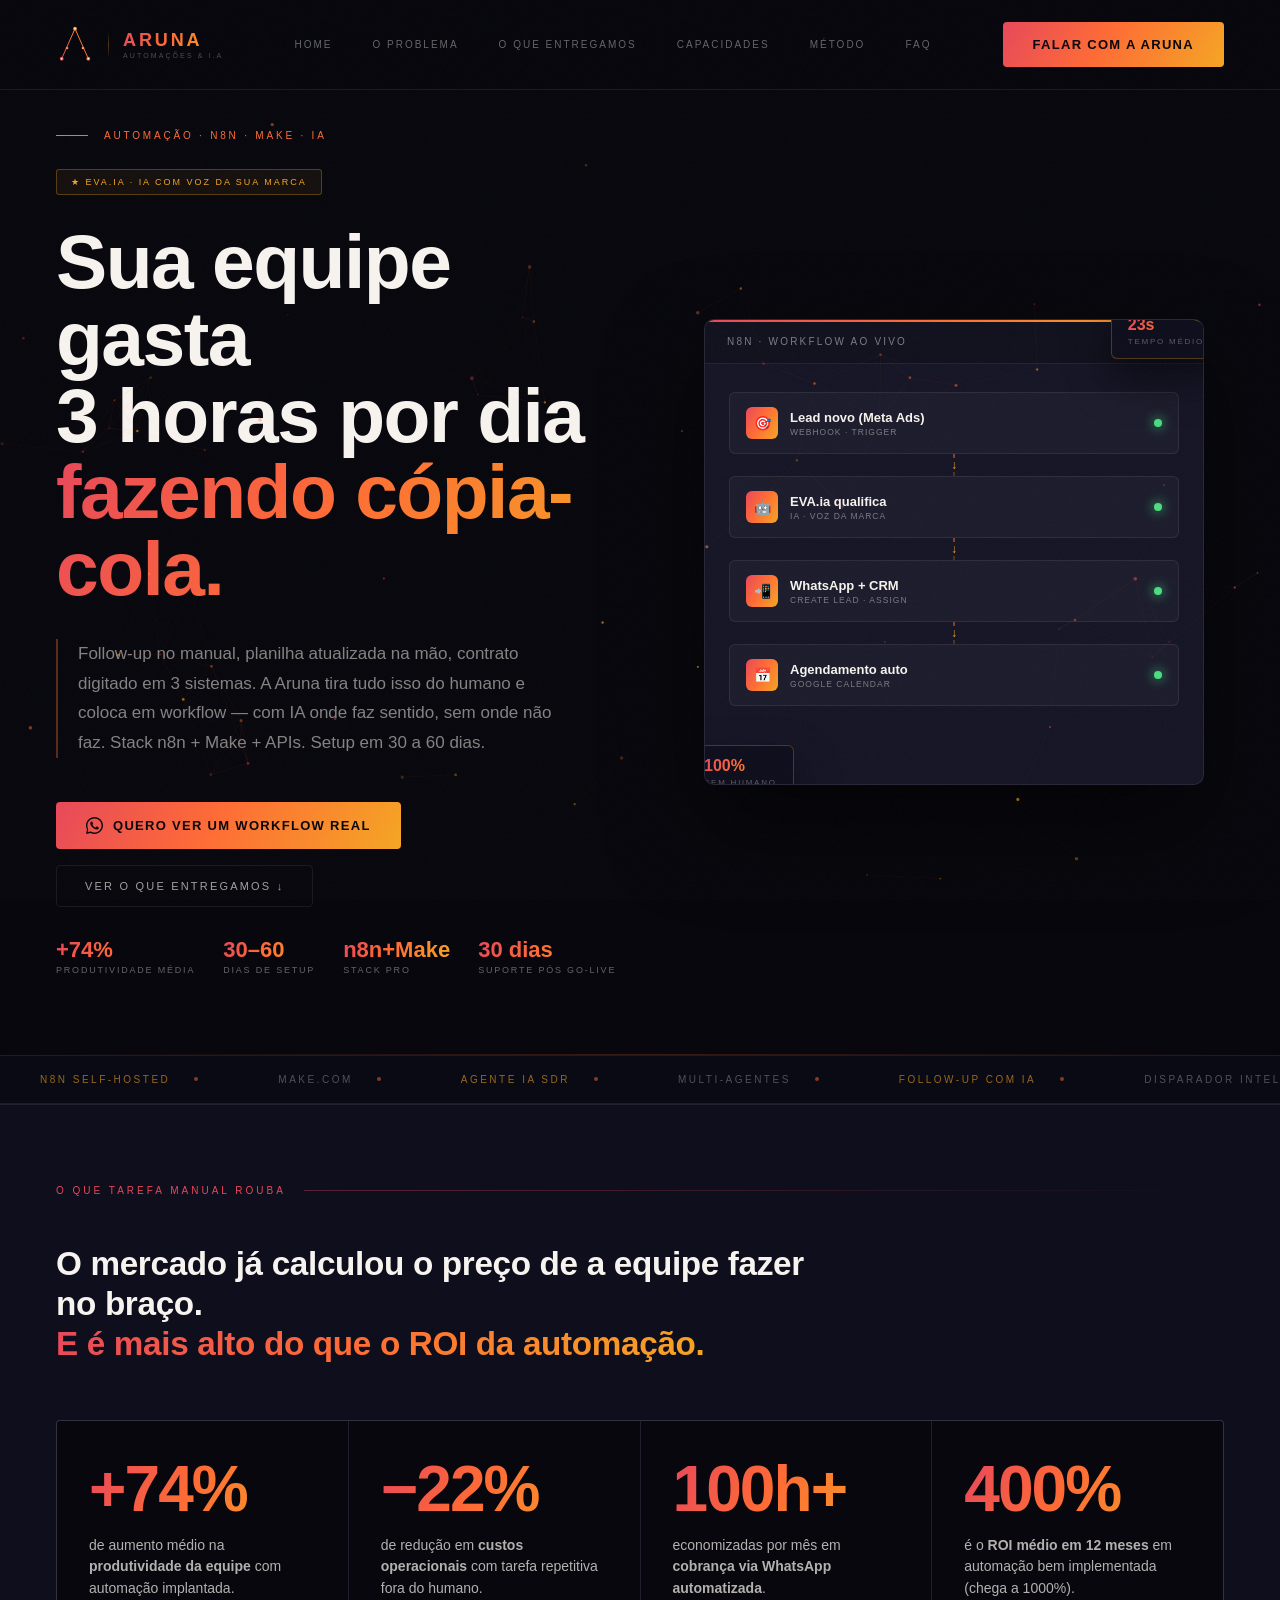
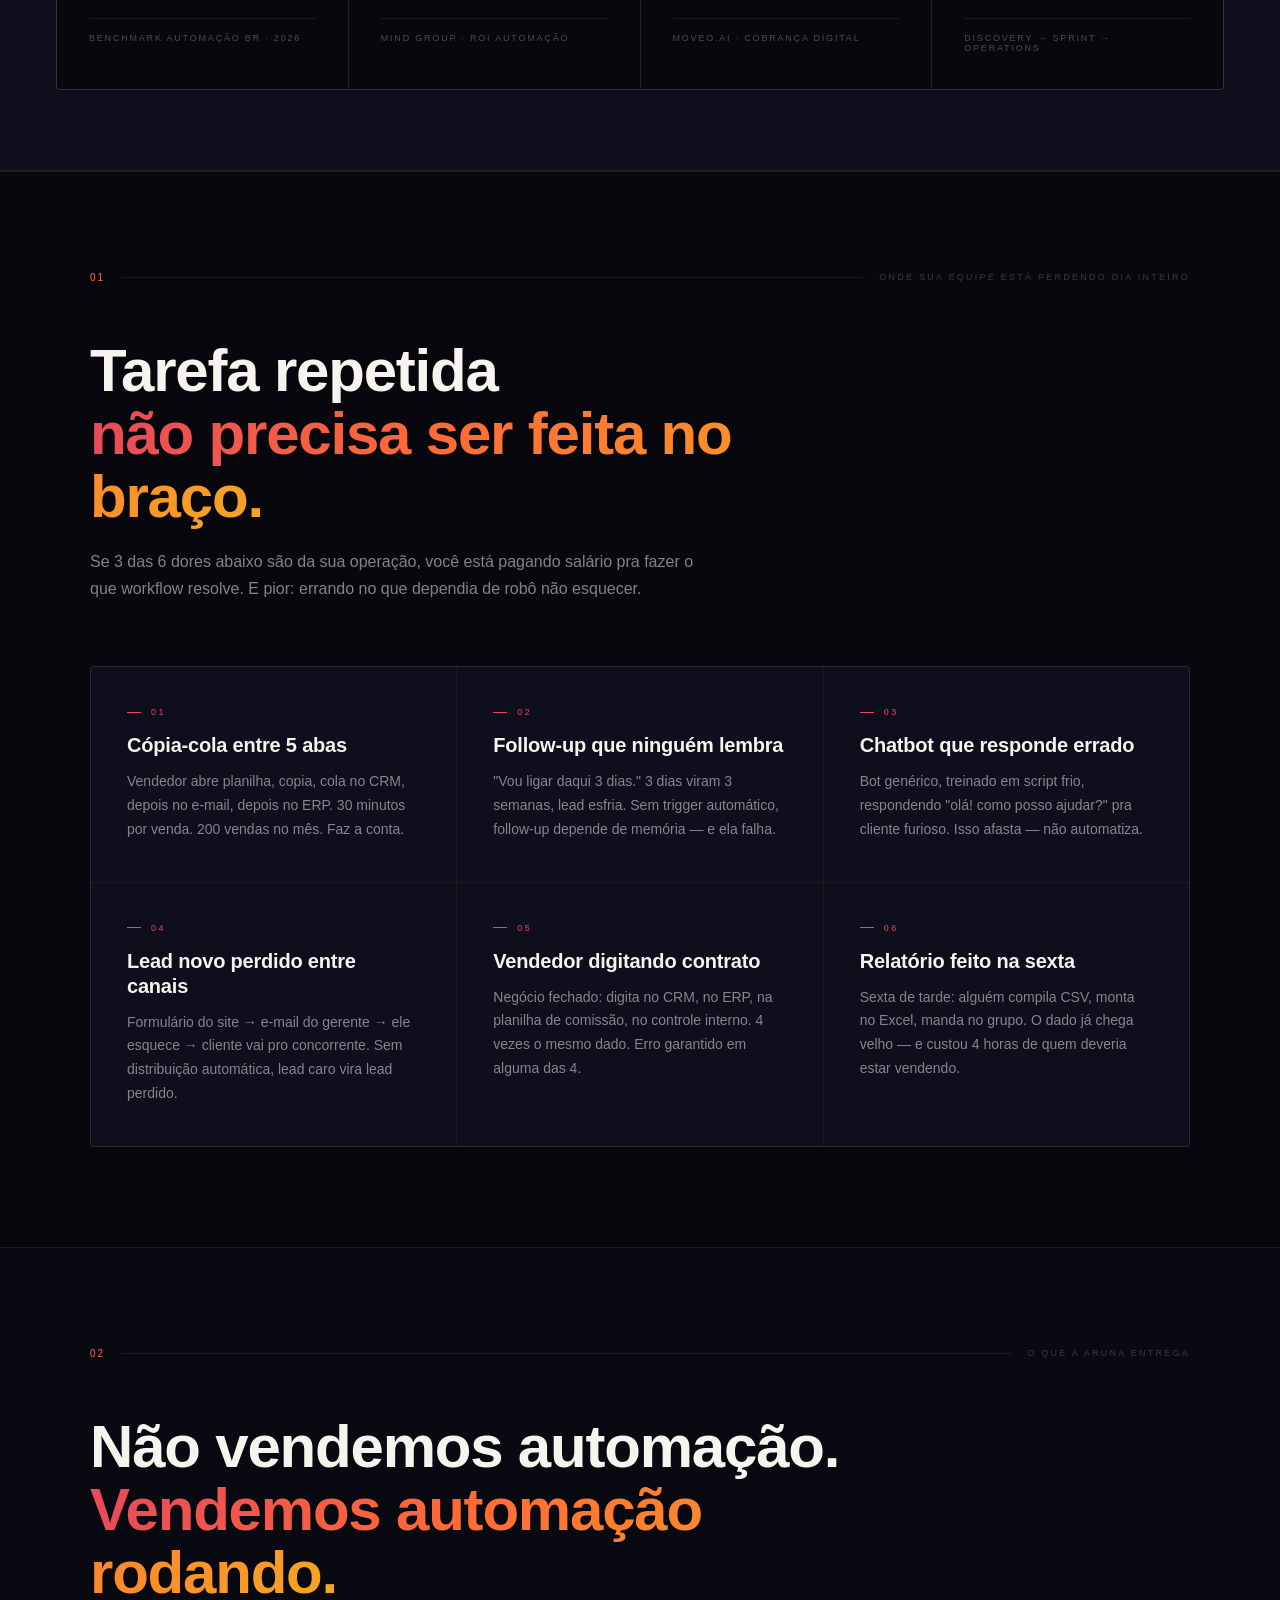
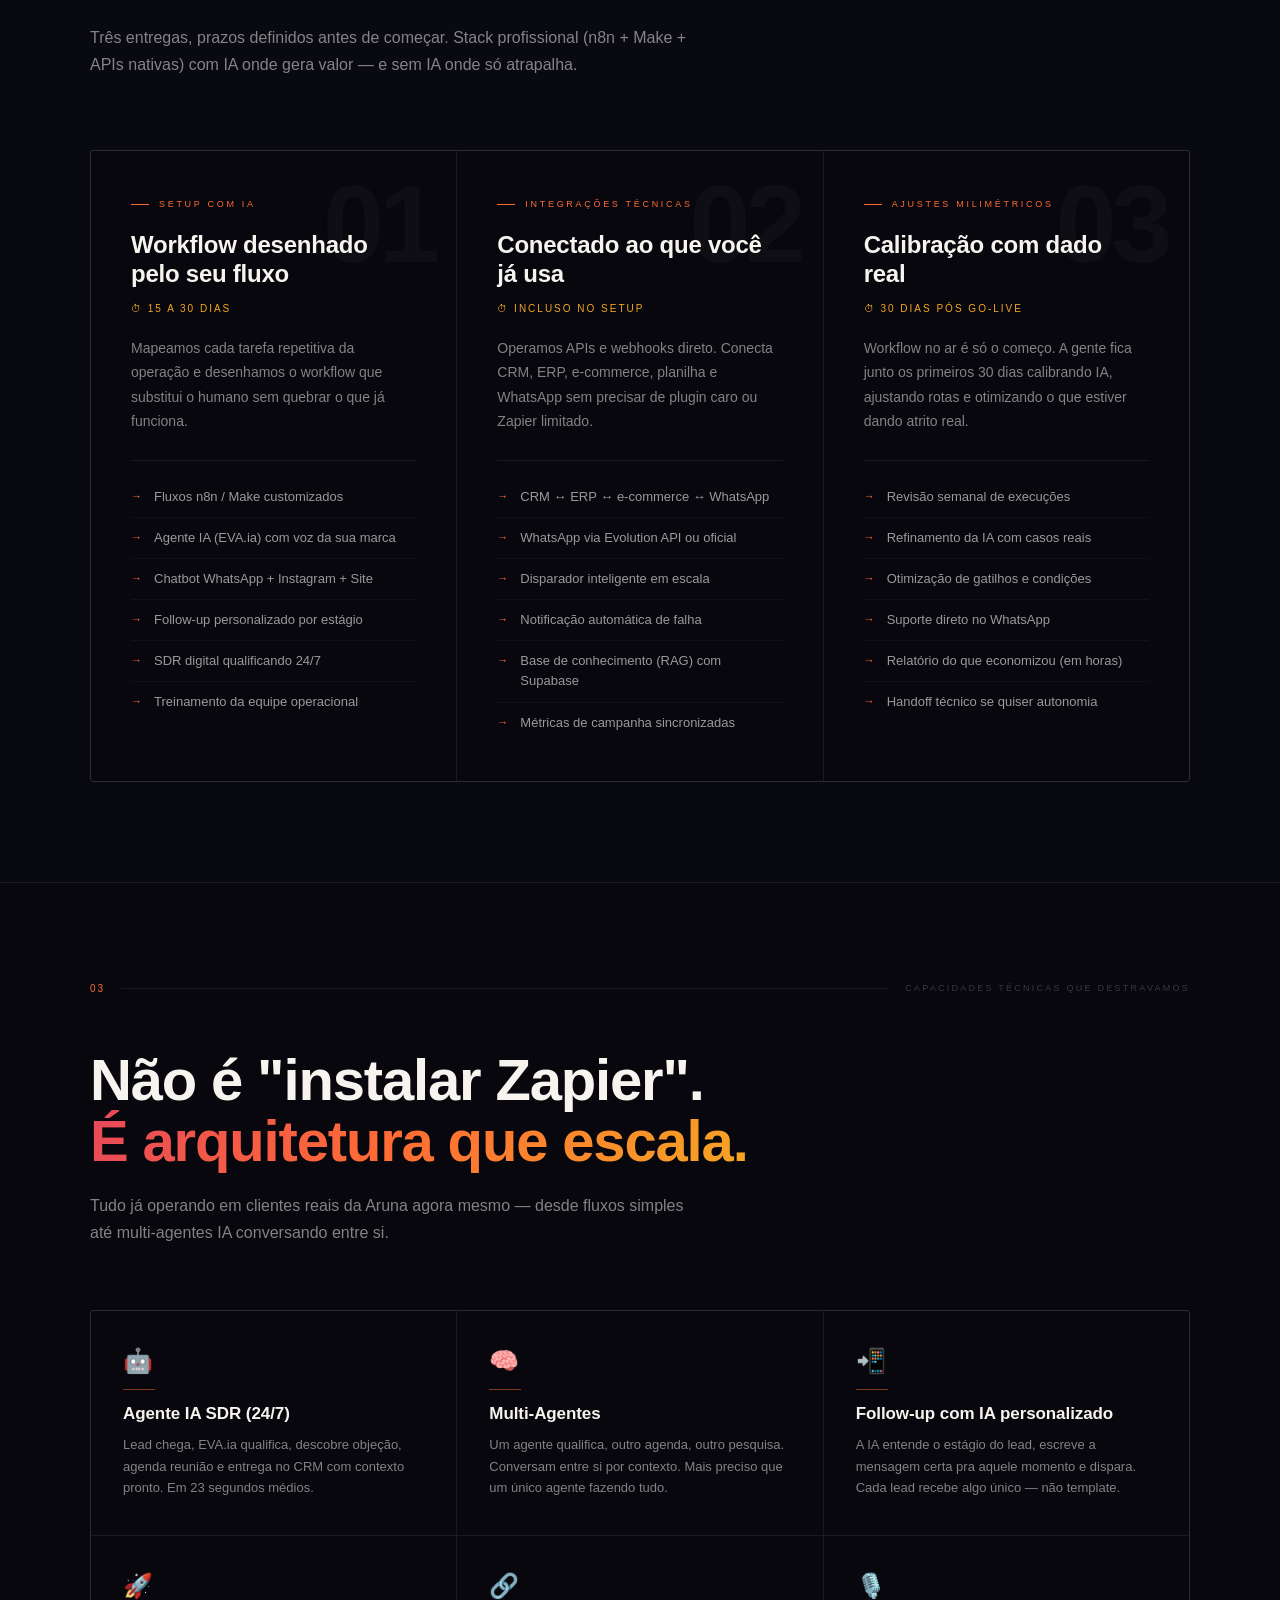
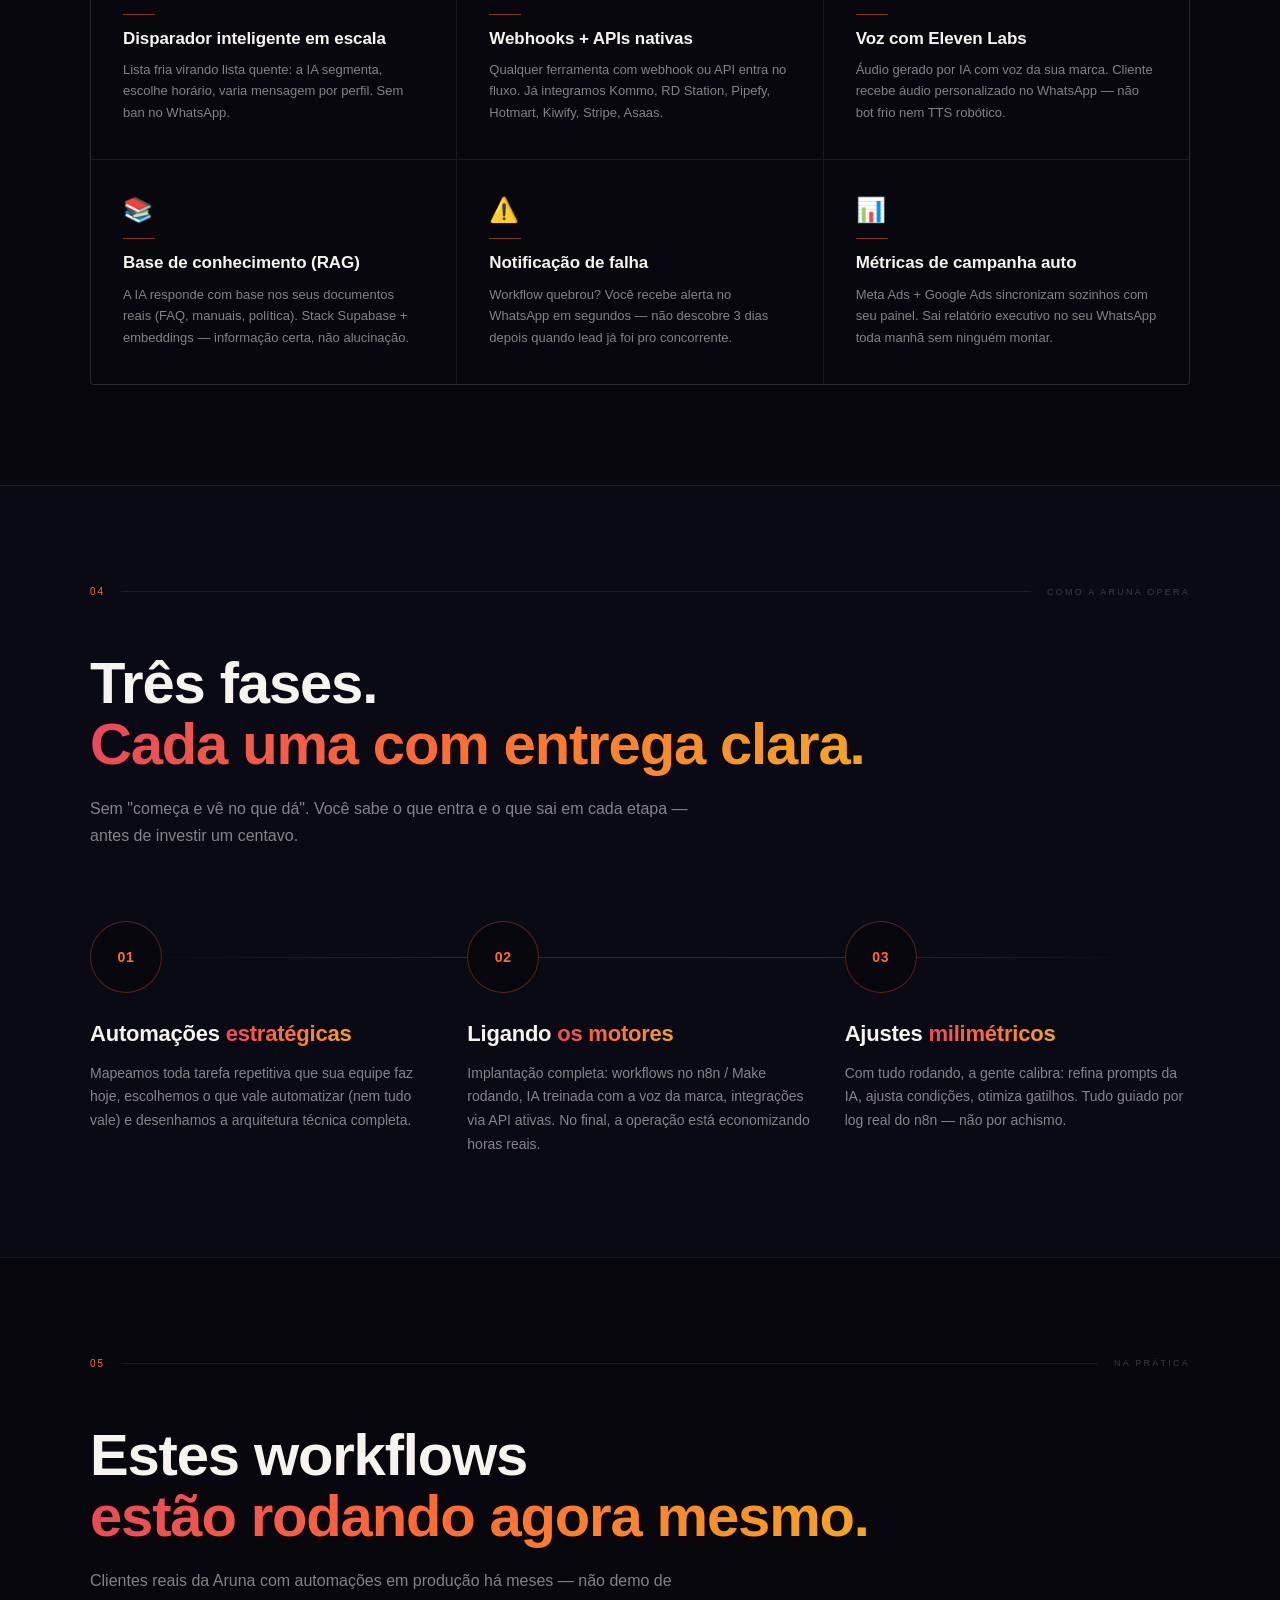
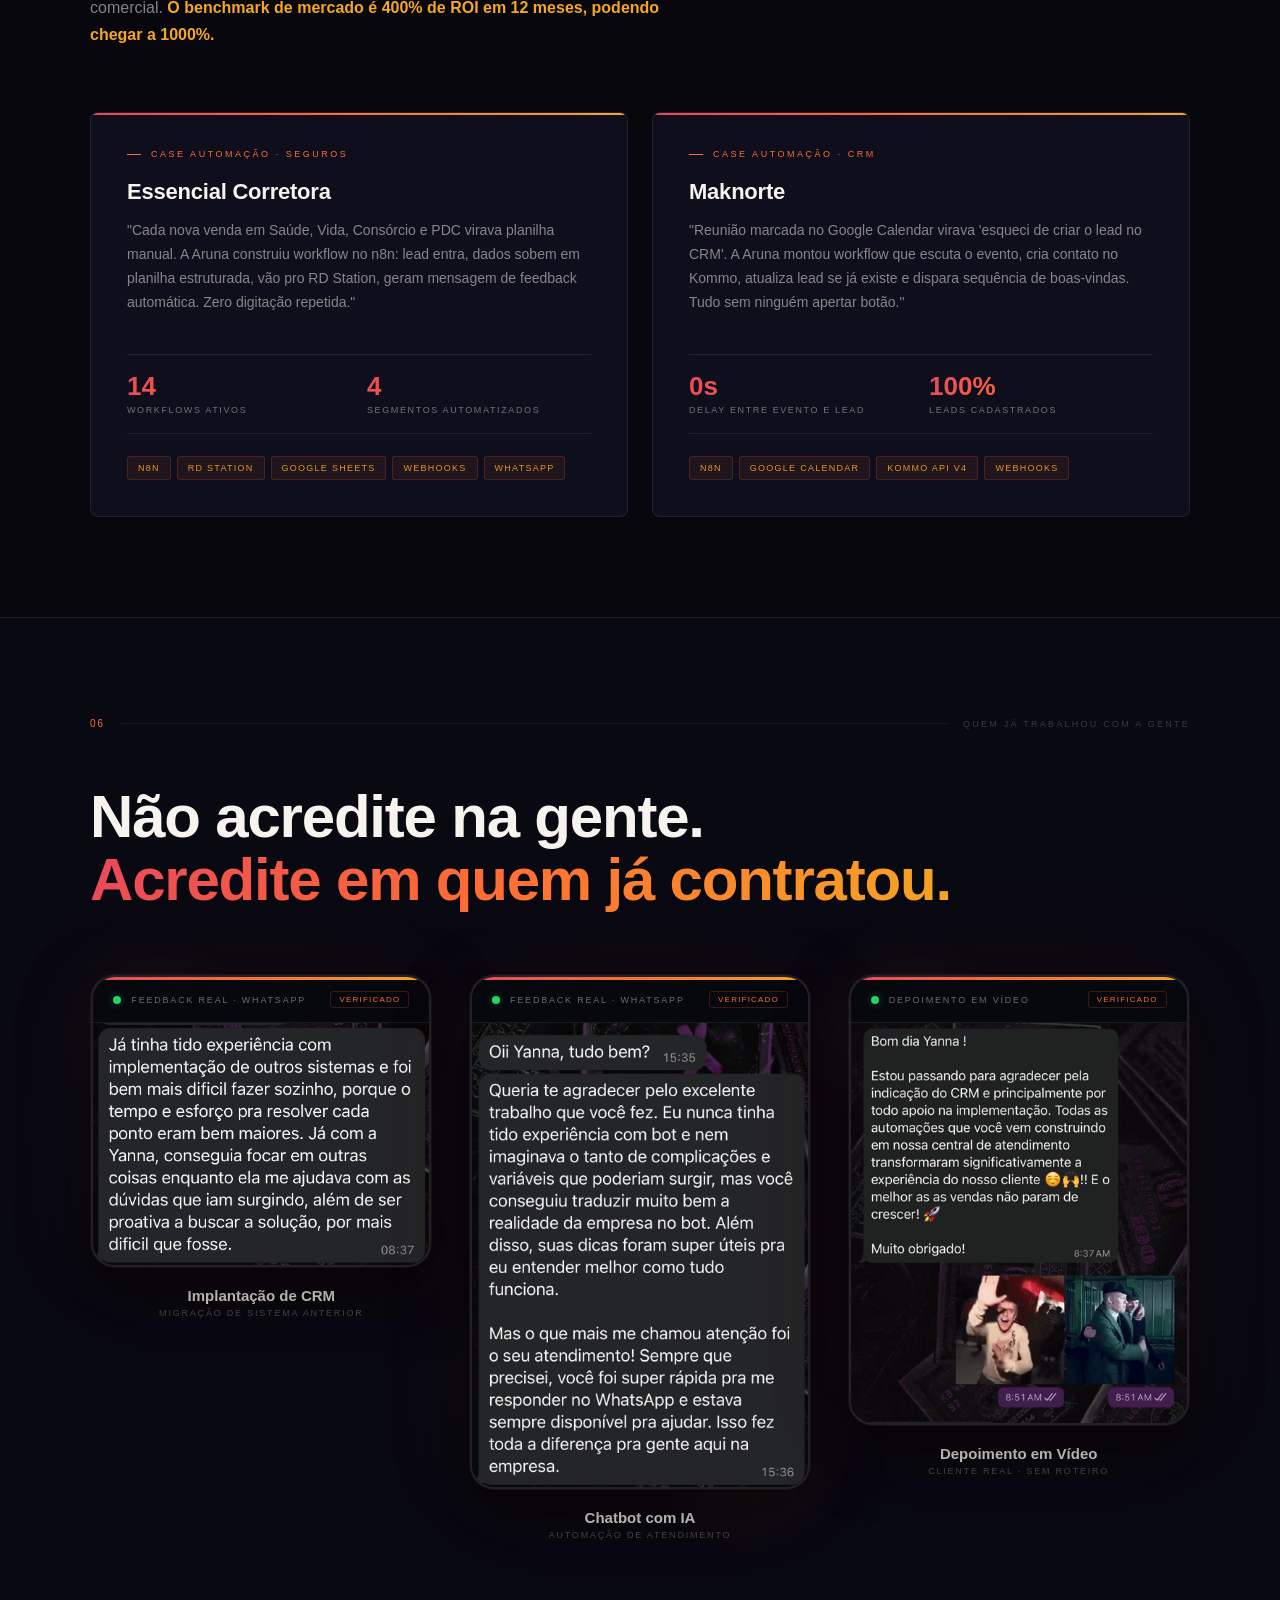
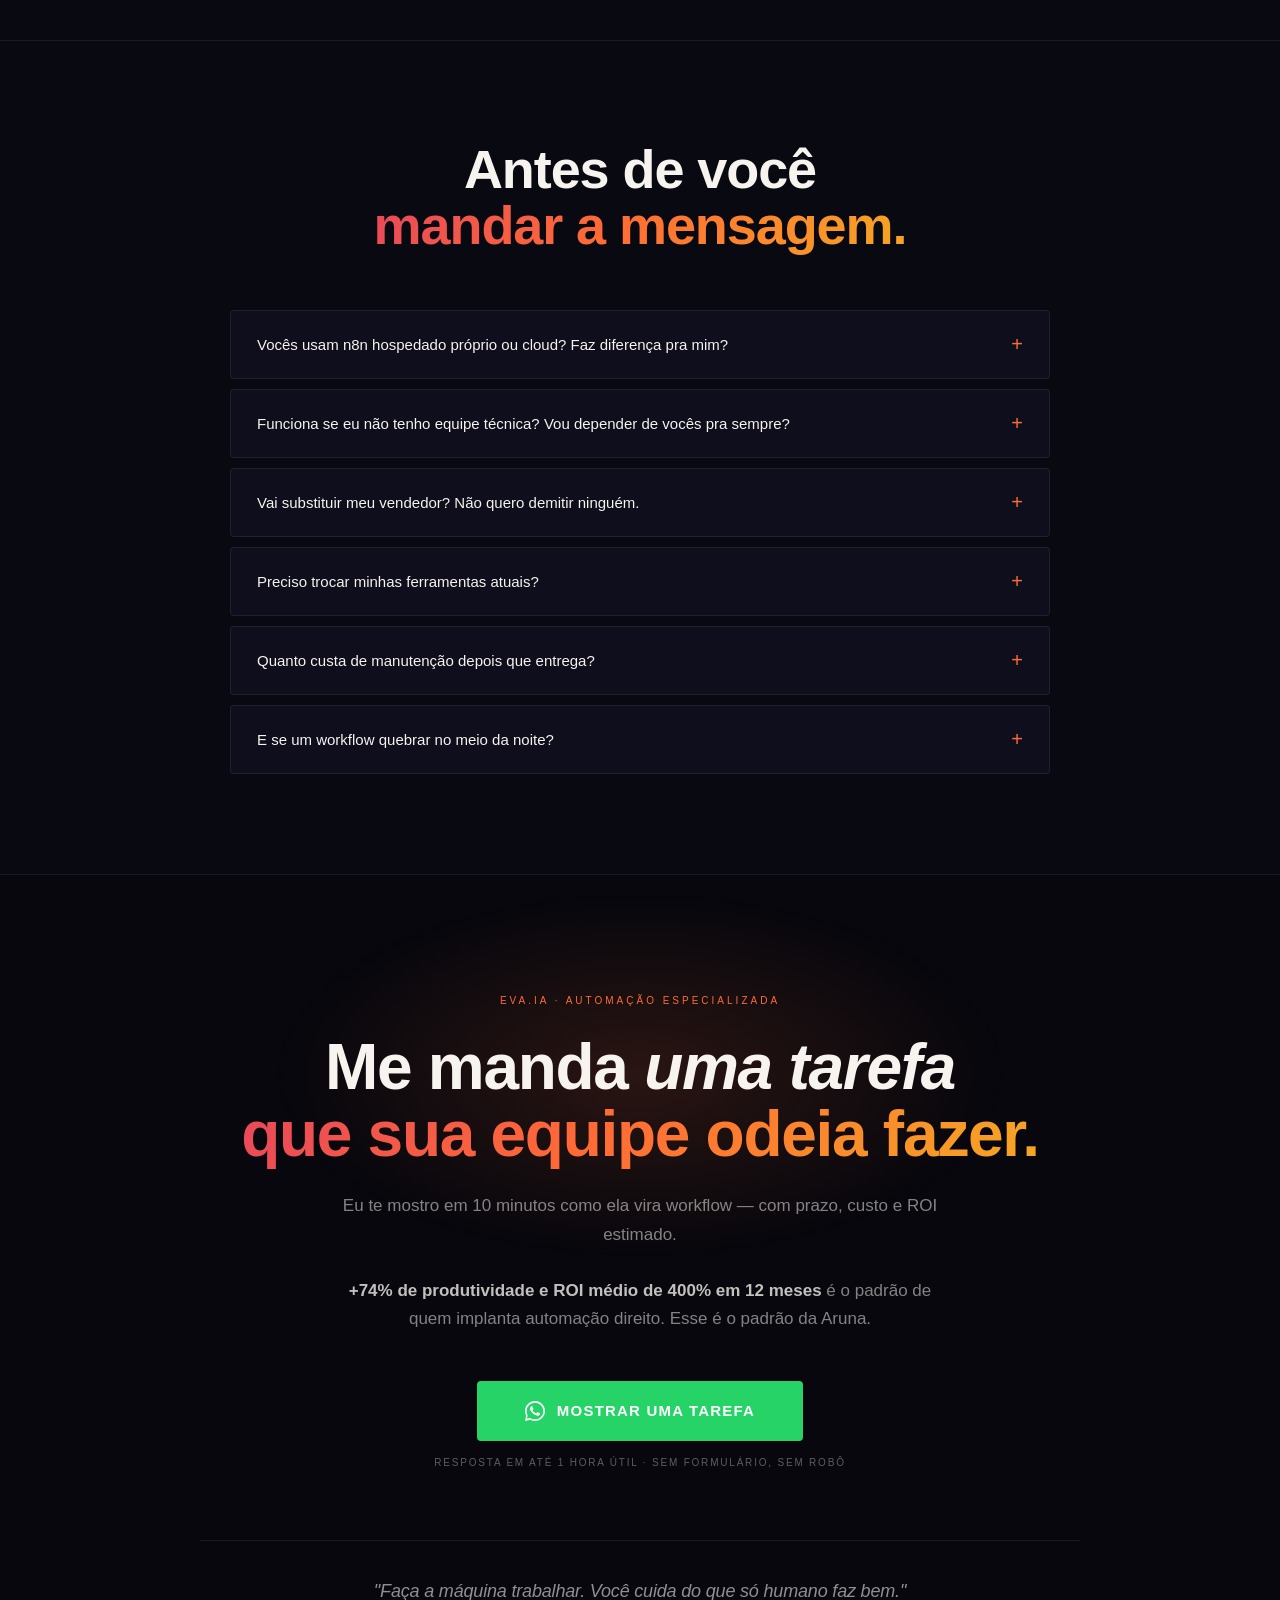
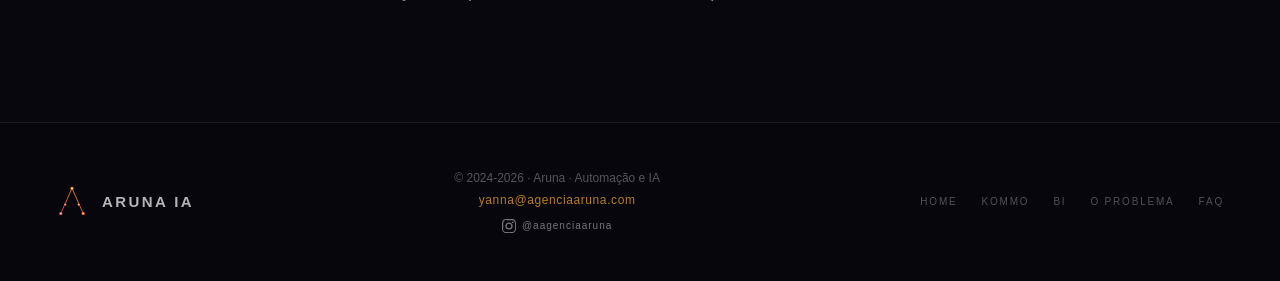
<file: automacao/index.html>
<!DOCTYPE html>
<html lang="pt-BR">
<head>
  <meta charset="UTF-8">
  <!-- Google Tag Manager Aruna, substituir GTM-PLACEHOLDER pelo ID real -->
  <script>(function(w,d,s,l,i){w[l]=w[l]||[];w[l].push({'gtm.start':
  new Date().getTime(),event:'gtm.js'});var f=d.getElementsByTagName(s)[0],
  j=d.createElement(s),dl=l!='dataLayer'?'&l='+l:'';j.async=true;j.src=
  'https://www.googletagmanager.com/gtm.js?id='+i+dl;f.parentNode.insertBefore(j,f);
  })(window,document,'script','dataLayer','GTM-PLACEHOLDER');</script>
  <meta name="viewport" content="width=device-width, initial-scale=1.0">
  <title>Automação de Processos pela Aruna — n8n, Make, IA com voz da sua marca</title>
  <meta name="description" content="Aruna automatiza follow-up, atendimento, integração entre sistemas e tarefa repetitiva. Stack n8n + Make + IA. Setup em 30 a 60 dias.">
  <link rel="icon" type="image/svg+xml" href="/favicon.svg">
  <meta property="og:type" content="website">
  <meta property="og:url" content="https://agenciaaruna.com/automacao/">
  <meta property="og:title" content="Automação pela Aruna — n8n, Make e IA com voz da sua marca">
  <meta property="og:description" content="Sua equipe gasta 3 horas por dia em tarefa que um robô faz. A Aruna tira tudo isso do humano e coloca em workflow. ROI médio de 400% em 12 meses.">
  <meta property="og:image" content="https://agenciaaruna.com/dashboard-comercial.png">
  <meta property="og:site_name" content="Agência Aruna">
  <meta property="og:locale" content="pt_BR">
  <meta name="twitter:card" content="summary_large_image">
  <!-- Meta Pixel Code -->
  <script>
    !function(f,b,e,v,n,t,s)
    {if(f.fbq)return;n=f.fbq=function(){n.callMethod?
    n.callMethod.apply(n,arguments):n.queue.push(arguments)};
    if(!f._fbq)f._fbq=n;n.push=n;n.loaded=!0;n.version='2.0';
    n.queue=[];t=b.createElement(e);t.async=!0;
    t.src=v;s=b.getElementsByTagName(e)[0];
    s.parentNode.insertBefore(t,s)}(window, document,'script',
    'https://connect.facebook.net/en_US/fbevents.js');
    fbq('init', '805389752641637');
    fbq('track', 'PageView');
  </script>
  <!-- End Meta Pixel Code -->
  <link rel="preconnect" href="https://fonts.googleapis.com">
  <link rel="preconnect" href="https://api.fontshare.com">
  <link href="https://api.fontshare.com/v2/css?f[]=cabinet-grotesk@300,400,500,700,800&f[]=general-sans@400,500,600,700&display=swap" rel="stylesheet">
  <style>
    *, *::before, *::after { margin: 0; padding: 0; box-sizing: border-box; }
    :root {
      --coral:   #E8485A; --orange:  #FF6B35; --amber:   #F5A623;
      --dark:    #07070D; --dark-2:  #0E0E1C; --dark-3:  #151526;
      --light:   #F7F3EE; --muted:   rgba(247,243,238,0.52);
      --faint:   rgba(247,243,238,0.16); --rule: rgba(247,243,238,0.08);
      --grad:    linear-gradient(120deg, var(--coral) 0%, var(--orange) 45%, var(--amber) 100%);
    }
    html { scroll-behavior: smooth; }
    body { background: var(--dark); color: var(--light); font-family: 'Cabinet Grotesk', sans-serif; overflow-x: hidden; }
    body::after {
      content: ''; position: fixed; inset: 0; z-index: 9999; pointer-events: none; opacity: 0.028;
      background-image: url("data:image/svg+xml,%3Csvg viewBox='0 0 512 512' xmlns='http://www.w3.org/2000/svg'%3E%3Cfilter id='n'%3E%3CfeTurbulence type='fractalNoise' baseFrequency='0.9' numOctaves='4' stitchTiles='stitch'/%3E%3C/filter%3E%3Crect width='100%25' height='100%25' filter='url(%23n)'/%3E%3C/svg%3E");
      background-size: 180px 180px;
    }
    .grad-text { background: var(--grad); -webkit-background-clip: text; -webkit-text-fill-color: transparent; background-clip: text; }

    .btn-primary { display: inline-flex; align-items: center; gap: 10px; padding: 15px 30px; background: var(--grad); color: var(--dark); font-family: 'Cabinet Grotesk', sans-serif; font-weight: 700; font-size: 13px; letter-spacing: 0.1em; text-transform: uppercase; border: none; border-radius: 4px; cursor: pointer; text-decoration: none; transition: opacity .2s, transform .2s, box-shadow .2s; }
    .btn-primary:hover { opacity: .88; transform: translateY(-2px); box-shadow: 0 16px 40px rgba(255,107,53,.3); }
    .btn-ghost { display: inline-flex; align-items: center; gap: 8px; padding: 14px 28px; background: transparent; color: rgba(247,243,238,.65); font-family: 'General Sans', sans-serif; font-weight: 400; font-size: 11px; letter-spacing: 0.2em; text-transform: uppercase; border: 1px solid var(--rule); border-radius: 4px; cursor: pointer; text-decoration: none; transition: border-color .2s, color .2s; }
    .btn-ghost:hover { border-color: rgba(255,107,53,.4); color: var(--light); }
    .btn-whatsapp { display: inline-flex; align-items: center; gap: 12px; padding: 20px 48px; background: #25D366; color: #fff; font-family: 'Cabinet Grotesk', sans-serif; font-weight: 700; font-size: 15px; letter-spacing: 0.08em; text-transform: uppercase; border: none; border-radius: 4px; cursor: pointer; text-decoration: none; transition: opacity .2s, transform .2s, box-shadow .2s; }
    .btn-whatsapp:hover { opacity: .9; transform: translateY(-2px); box-shadow: 0 16px 48px rgba(37,211,102,.3); }
    .btn-whatsapp svg { width: 20px; height: 20px; fill: #fff; flex-shrink: 0; }

    #constellation-canvas { position: fixed; inset: 0; z-index: 50; pointer-events: none; opacity: 1; }

    nav { position: fixed; top: 0; left: 0; right: 0; z-index: 100; padding: 22px 56px; display: flex; align-items: center; justify-content: space-between; backdrop-filter: blur(24px); -webkit-backdrop-filter: blur(24px); background: rgba(7,7,13,.75); border-bottom: 1px solid var(--rule); transition: padding .3s; }
    nav.scrolled { padding: 15px 56px; }
    .nav-logo { display: flex; align-items: center; gap: 14px; text-decoration: none; }
    .nav-logo svg { width: 38px; height: 38px; }
    .nav-divider { width: 1px; height: 28px; background: linear-gradient(180deg, transparent, rgba(245,166,35,.3), transparent); }
    .nav-wordmark { display: flex; flex-direction: column; gap: 3px; }
    .nav-name { font-weight: 700; font-size: 18px; letter-spacing: .16em; line-height: 1; background: var(--grad); -webkit-background-clip: text; -webkit-text-fill-color: transparent; background-clip: text; }
    .nav-tag { font-family: 'General Sans', sans-serif; font-size: 7px; letter-spacing: .3em; color: rgba(255,255,255,.28); text-transform: uppercase; }
    .nav-links { display: flex; align-items: center; gap: 40px; }
    .nav-links a { font-family: 'General Sans', sans-serif; font-size: 10px; letter-spacing: .2em; text-transform: uppercase; color: rgba(255,255,255,.38); text-decoration: none; transition: color .2s; }
    .nav-links a:hover, .nav-links a.active { color: var(--amber); }

    .hero { position: relative; z-index: 1; min-height: 100vh; display: grid; grid-template-columns: 1fr 540px; gap: 0; align-items: center; padding: 130px 56px 80px; overflow: hidden; }
    .hero::before { content: ''; position: absolute; bottom: 0; left: 0; right: 0; height: 1px; background: linear-gradient(90deg, transparent, rgba(255,107,53,.2), transparent); }
    .hero-left { padding-right: 48px; display: flex; flex-direction: column; gap: 0; }
    .hero-kicker { display: flex; align-items: center; gap: 16px; margin-bottom: 28px; animation: fadeUp .7s both; }
    .hero-kicker-line { width: 32px; height: 1px; background: var(--orange); }
    .hero-kicker-text { font-family: 'General Sans', sans-serif; font-size: 10px; letter-spacing: .28em; text-transform: uppercase; color: var(--orange); }
    .hero-partner-tag { display: inline-flex; align-items: center; gap: 10px; padding: 7px 14px; border: 1px solid rgba(245,166,35,.3); border-radius: 3px; background: rgba(245,166,35,.06); font-family: 'General Sans', sans-serif; font-size: 9px; letter-spacing: .22em; text-transform: uppercase; color: var(--amber); margin-bottom: 28px; width: max-content; animation: fadeUp .7s .05s both; }
    .hero-title { font-size: clamp(46px, 6vw, 80px); font-weight: 700; line-height: 1.0; letter-spacing: -0.02em; margin-bottom: 32px; animation: fadeUp .7s .12s both; }
    .hero-title em { font-style: normal; display: block; background: var(--grad); -webkit-background-clip: text; -webkit-text-fill-color: transparent; background-clip: text; }
    .hero-sub { font-size: 17px; font-weight: 400; line-height: 1.75; color: var(--muted); max-width: 520px; margin-bottom: 44px; border-left: 2px solid rgba(255,107,53,.35); padding-left: 20px; animation: fadeUp .7s .24s both; }
    .hero-cta { display: flex; align-items: center; gap: 16px; flex-wrap: wrap; animation: fadeUp .7s .36s both; }
    .hero-trust { margin-top: 32px; display: flex; gap: 28px; flex-wrap: wrap; animation: fadeUp .7s .48s both; }
    .hero-trust-item { display: flex; flex-direction: column; gap: 4px; }
    .hero-trust-val { font-size: 22px; font-weight: 700; line-height: 1; background: var(--grad); -webkit-background-clip: text; -webkit-text-fill-color: transparent; background-clip: text; }
    .hero-trust-lab { font-family: 'General Sans', sans-serif; font-size: 9px; letter-spacing: .2em; text-transform: uppercase; color: rgba(255,255,255,.38); }

    .hero-right { position: relative; display: flex; align-items: center; justify-content: center; animation: fadeIn 1.2s .5s both; }
    /* WORKFLOW MOCK */
    .wf-mock { width: 100%; max-width: 500px; border-radius: 10px; background: var(--dark-3); border: 1px solid rgba(255,255,255,.08); box-shadow: 0 40px 90px rgba(0,0,0,.6); overflow: hidden; position: relative; }
    .wf-mock::before { content: ''; position: absolute; top: 0; left: 0; right: 0; height: 2px; background: var(--grad); }
    .wf-mock-header { display: flex; align-items: center; justify-content: space-between; padding: 16px 22px; border-bottom: 1px solid var(--rule); background: rgba(0,0,0,.2); }
    .wf-mock-title { font-family: 'General Sans', sans-serif; font-size: 10px; letter-spacing: .22em; color: rgba(255,255,255,.45); text-transform: uppercase; }
    .wf-mock-dots { display: flex; gap: 5px; }
    .wf-mock-dot { width: 7px; height: 7px; border-radius: 50%; }
    .wf-mock-dot:nth-child(1) { background: var(--coral); }
    .wf-mock-dot:nth-child(2) { background: var(--amber); }
    .wf-mock-dot:nth-child(3) { background: rgba(255,255,255,.15); }
    .wf-canvas { padding: 28px 24px; min-height: 420px; }
    .wf-node { display: flex; align-items: center; gap: 12px; padding: 14px 16px; background: rgba(255,255,255,.03); border: 1px solid rgba(255,255,255,.08); border-radius: 6px; position: relative; transition: background .3s, border-color .3s; }
    .wf-node:hover { background: rgba(255,107,53,.05); border-color: rgba(255,107,53,.25); }
    .wf-node-icon { width: 32px; height: 32px; border-radius: 6px; background: var(--grad); display: flex; align-items: center; justify-content: center; font-size: 14px; flex-shrink: 0; }
    .wf-node-text { flex: 1; }
    .wf-node-name { font-size: 13px; font-weight: 700; color: var(--light); margin-bottom: 2px; }
    .wf-node-desc { font-family: 'General Sans', sans-serif; font-size: 8.5px; letter-spacing: .12em; color: rgba(255,255,255,.42); text-transform: uppercase; }
    .wf-pulse { width: 8px; height: 8px; border-radius: 50%; background: #4ADE80; box-shadow: 0 0 12px #4ADE80; animation: pulse 1.6s ease-in-out infinite; }
    @keyframes pulse { 0%, 100% { opacity: 1; } 50% { opacity: .35; } }
    .wf-connector { width: 2px; height: 22px; background: linear-gradient(180deg, rgba(255,107,53,.5), rgba(245,166,35,.2)); margin: 0 auto; position: relative; }
    .wf-connector::after { content: '↓'; position: absolute; top: 50%; left: 50%; transform: translate(-50%,-50%); color: var(--amber); font-size: 12px; background: var(--dark-3); padding: 0 4px; font-family: 'General Sans', sans-serif; }
    .wf-float-badge { position: absolute; padding: 12px 16px; background: var(--dark-2); border: 1px solid rgba(245,166,35,.28); border-radius: 6px; box-shadow: 0 20px 40px rgba(0,0,0,.5); }
    .wf-float-badge .fb-val { font-size: 16px; font-weight: 700; line-height: 1; background: var(--grad); -webkit-background-clip: text; -webkit-text-fill-color: transparent; background-clip: text; }
    .wf-float-badge .fb-lab { font-family: 'General Sans', sans-serif; font-size: 8px; letter-spacing: .22em; color: rgba(255,255,255,.32); text-transform: uppercase; margin-top: 4px; }
    .wf-badge-1 { top: -16px; right: -18px; }
    .wf-badge-2 { bottom: -16px; left: -18px; }

    .marquee-strip { position: relative; z-index: 1; border-top: 1px solid var(--rule); border-bottom: 1px solid var(--rule); padding: 18px 0; overflow: hidden; background: rgba(14,14,28,.6); }
    .marquee-track { display: flex; gap: 0; animation: marqueeScroll 32s linear infinite; width: max-content; }
    .marquee-track:hover { animation-play-state: paused; }
    @keyframes marqueeScroll { 0% { transform: translateX(0); } 100% { transform: translateX(-50%); } }
    .marquee-item { display: flex; align-items: center; gap: 24px; padding: 0 40px; font-family: 'General Sans', sans-serif; font-size: 10px; letter-spacing: .25em; text-transform: uppercase; color: rgba(247,243,238,.3); white-space: nowrap; }
    .marquee-dot { width: 4px; height: 4px; border-radius: 50%; background: var(--orange); opacity: .5; flex-shrink: 0; }
    .marquee-item.hi { color: rgba(245,166,35,.6); }

    .stats-belt { padding: 80px 56px; background: var(--dark-2); border-top: 1px solid var(--rule); border-bottom: 1px solid var(--rule); position: relative; z-index: 2; }
    .stats-belt-inner { max-width: 1200px; margin: 0 auto; }
    .stats-belt-head { display: flex; align-items: center; gap: 18px; margin-bottom: 48px; }
    .stats-belt-eyebrow { font-family: 'General Sans', sans-serif; font-size: 10px; letter-spacing: .3em; color: var(--coral); text-transform: uppercase; }
    .stats-belt-rule { flex: 1; height: 1px; background: linear-gradient(90deg, rgba(232,72,90,.35), transparent); }
    .stats-belt-title { font-size: clamp(24px, 2.6vw, 34px); font-weight: 700; letter-spacing: -.01em; line-height: 1.2; margin-bottom: 56px; max-width: 780px; }
    .stats-belt-title em { font-style: normal; background: var(--grad); -webkit-background-clip: text; -webkit-text-fill-color: transparent; background-clip: text; }
    .stats-belt-grid { display: grid; grid-template-columns: repeat(4, 1fr); gap: 1px; border: 1px solid var(--rule); border-radius: 4px; overflow: hidden; background: var(--rule); }
    .stat-card { background: var(--dark); padding: 36px 32px; transition: background .3s; position: relative; overflow: hidden; }
    .stat-card::before { content: ''; position: absolute; bottom: 0; left: 0; right: 0; height: 2px; background: var(--grad); transform: scaleX(0); transform-origin: left; transition: transform .4s; }
    .stat-card:hover::before { transform: scaleX(1); }
    .stat-num { font-size: clamp(44px, 5vw, 68px); font-weight: 700; line-height: 1; letter-spacing: -.03em; margin-bottom: 14px; background: var(--grad); -webkit-background-clip: text; -webkit-text-fill-color: transparent; background-clip: text; }
    .stat-desc { font-size: 14px; color: rgba(247,243,238,.72); line-height: 1.55; margin-bottom: 18px; font-weight: 400; }
    .stat-source { font-family: 'General Sans', sans-serif; font-size: 9px; letter-spacing: .2em; color: rgba(255,255,255,.28); text-transform: uppercase; padding-top: 14px; border-top: 1px solid var(--rule); }

    section { position: relative; z-index: 2; }
    .section-label { display: flex; align-items: center; gap: 16px; margin-bottom: 56px; }
    .section-label-num { font-family: 'General Sans', sans-serif; font-size: 10px; letter-spacing: .2em; color: var(--orange); text-transform: uppercase; }
    .section-label-rule { flex: 1; height: 1px; background: var(--rule); }
    .section-label-tag { font-family: 'General Sans', sans-serif; font-size: 9px; letter-spacing: .25em; color: rgba(255,255,255,.2); text-transform: uppercase; }

    .problema { padding: 100px 56px; border-top: 1px solid var(--rule); }
    .problema-inner { max-width: 1100px; margin: 0 auto; }
    .problema-head { margin-bottom: 64px; max-width: 780px; }
    .problema-title { font-size: clamp(36px, 5vw, 60px); font-weight: 700; line-height: 1.05; letter-spacing: -0.02em; }
    .problema-sub { margin-top: 20px; font-size: 16px; color: var(--muted); max-width: 620px; line-height: 1.7; }
    .problema-grid { display: grid; grid-template-columns: repeat(3, 1fr); gap: 1px; border: 1px solid var(--rule); border-radius: 4px; overflow: hidden; background: var(--rule); }
    .problema-card { background: var(--dark-2); padding: 40px 36px; position: relative; overflow: hidden; transition: background .3s; }
    .problema-card:hover { background: rgba(21,21,38,.95); }
    .problema-card-num { font-family: 'General Sans', sans-serif; font-size: 9px; letter-spacing: .28em; color: var(--coral); text-transform: uppercase; margin-bottom: 16px; display: flex; align-items: center; gap: 10px; }
    .problema-card-num::before { content: ''; display: block; width: 14px; height: 1px; background: var(--coral); }
    .problema-card-title { font-size: 20px; font-weight: 700; line-height: 1.25; margin-bottom: 12px; letter-spacing: -.01em; }
    .problema-card-desc { font-size: 14px; color: var(--muted); line-height: 1.7; }

    .solucao { padding: 100px 56px; border-top: 1px solid var(--rule); background: rgba(14,14,28,.4); }
    .solucao-inner { max-width: 1100px; margin: 0 auto; }
    .solucao-head { margin-bottom: 72px; max-width: 780px; }
    .solucao-title { font-size: clamp(36px, 5vw, 60px); font-weight: 700; line-height: 1.05; letter-spacing: -0.02em; }
    .solucao-sub { margin-top: 20px; font-size: 16px; color: var(--muted); max-width: 620px; line-height: 1.7; }
    .solucao-grid { display: grid; grid-template-columns: repeat(3, 1fr); gap: 1px; border: 1px solid var(--rule); border-radius: 4px; overflow: hidden; background: var(--rule); }
    .sol-card { background: var(--dark); padding: 48px 40px; position: relative; overflow: hidden; transition: background .3s; }
    .sol-card::before { content: ''; position: absolute; top: 0; left: 0; right: 0; height: 2px; background: var(--grad); transform: scaleX(0); transform-origin: left; transition: transform .4s; }
    .sol-card:hover::before { transform: scaleX(1); }
    .sol-big-num { font-family: 'Cabinet Grotesk', sans-serif; font-size: 110px; font-weight: 700; line-height: 1; color: rgba(255,255,255,.03); position: absolute; top: 18px; right: 22px; letter-spacing: -.05em; pointer-events: none; user-select: none; }
    .sol-label { font-family: 'General Sans', sans-serif; font-size: 9px; letter-spacing: .3em; text-transform: uppercase; color: var(--orange); margin-bottom: 22px; display: flex; align-items: center; gap: 10px; }
    .sol-label::before { content: ''; display: block; width: 18px; height: 1px; background: var(--orange); }
    .sol-title { font-size: 24px; font-weight: 700; letter-spacing: -.01em; line-height: 1.2; margin-bottom: 14px; }
    .sol-prazo { font-family: 'General Sans', sans-serif; font-size: 10px; letter-spacing: .2em; color: var(--amber); margin-bottom: 22px; text-transform: uppercase; }
    .sol-desc { font-size: 14px; color: var(--muted); line-height: 1.75; margin-bottom: 26px; border-bottom: 1px solid var(--rule); padding-bottom: 26px; }
    .sol-items { list-style: none; display: flex; flex-direction: column; gap: 10px; }
    .sol-items li { display: flex; align-items: flex-start; gap: 12px; font-size: 13px; color: rgba(247,243,238,.62); line-height: 1.55; padding-bottom: 10px; border-bottom: 1px solid rgba(255,255,255,.04); }
    .sol-items li:last-child { border-bottom: none; padding-bottom: 0; }
    .sol-items li .arrow { color: var(--orange); flex-shrink: 0; font-size: 11px; margin-top: 1px; font-family: 'General Sans', sans-serif; }

    .features { padding: 100px 56px; border-top: 1px solid var(--rule); }
    .features-inner { max-width: 1100px; margin: 0 auto; }
    .features-head { margin-bottom: 64px; max-width: 780px; }
    .features-title { font-size: clamp(36px, 5vw, 58px); font-weight: 700; line-height: 1.05; letter-spacing: -0.02em; }
    .features-sub { margin-top: 20px; font-size: 16px; color: var(--muted); max-width: 620px; line-height: 1.7; }
    .features-grid { display: grid; grid-template-columns: repeat(3, 1fr); gap: 1px; border: 1px solid var(--rule); border-radius: 4px; overflow: hidden; background: var(--rule); }
    .feat-card { background: var(--dark); padding: 36px 32px; position: relative; transition: background .3s; }
    .feat-card:hover { background: rgba(14,14,28,.98); }
    .feat-icon { font-size: 24px; margin-bottom: 14px; display: block; }
    .feat-rule { width: 32px; height: 1px; background: var(--orange); margin-bottom: 14px; opacity: .5; }
    .feat-title { font-size: 17px; font-weight: 700; letter-spacing: -.005em; margin-bottom: 10px; line-height: 1.2; }
    .feat-desc { font-size: 13px; color: var(--muted); line-height: 1.65; }

    .metodo { padding: 100px 56px; border-top: 1px solid var(--rule); background: rgba(14,14,28,.6); }
    .metodo-inner { max-width: 1100px; margin: 0 auto; }
    .metodo-head { margin-bottom: 72px; max-width: 780px; }
    .metodo-title { font-size: clamp(36px, 5vw, 58px); font-weight: 700; line-height: 1.05; letter-spacing: -0.02em; }
    .metodo-sub { margin-top: 20px; font-size: 16px; color: var(--muted); max-width: 620px; line-height: 1.7; }
    .metodo-steps { display: grid; grid-template-columns: repeat(3, 1fr); gap: 32px; position: relative; }
    .metodo-steps::before { content: ''; position: absolute; top: 36px; left: 5%; right: 5%; height: 1px; background: linear-gradient(90deg, transparent, rgba(255,107,53,.22), rgba(245,166,35,.22), transparent); }
    .met-step { position: relative; padding-top: 0; }
    .met-step-num { display: flex; align-items: center; justify-content: center; width: 72px; height: 72px; border-radius: 50%; background: var(--dark); border: 1px solid rgba(255,107,53,.3); font-family: 'General Sans', sans-serif; font-size: 14px; font-weight: 700; color: var(--orange); letter-spacing: .05em; margin-bottom: 28px; position: relative; z-index: 2; }
    .met-step-title { font-size: 22px; font-weight: 700; line-height: 1.2; margin-bottom: 14px; letter-spacing: -.01em; }
    .met-step-title em { font-style: normal; background: var(--grad); -webkit-background-clip: text; -webkit-text-fill-color: transparent; background-clip: text; }
    .met-step-desc { font-size: 14px; color: var(--muted); line-height: 1.7; }

    .prova { padding: 100px 56px; border-top: 1px solid var(--rule); }
    .prova-inner { max-width: 1100px; margin: 0 auto; }
    .prova-head { margin-bottom: 64px; max-width: 780px; }
    .prova-title { font-size: clamp(36px, 5vw, 58px); font-weight: 700; line-height: 1.05; letter-spacing: -0.02em; }
    .prova-sub { margin-top: 20px; font-size: 16px; color: var(--muted); max-width: 620px; line-height: 1.7; }
    .prova-case-grid { display: grid; grid-template-columns: 1fr 1fr; gap: 24px; }
    .prova-case { display: flex; flex-direction: column; padding: 36px; background: var(--dark-2); border: 1px solid var(--rule); border-radius: 8px; position: relative; overflow: hidden; }
    .prova-case::before { content: ''; position: absolute; top: 0; left: 0; right: 0; height: 2px; background: var(--grad); }
    .case-tag { font-family: 'General Sans', sans-serif; font-size: 9px; letter-spacing: .28em; color: var(--orange); text-transform: uppercase; margin-bottom: 20px; display: flex; align-items: center; gap: 10px; }
    .case-tag::before { content: ''; display: block; width: 14px; height: 1px; background: var(--orange); }
    .case-cliente { font-size: 22px; font-weight: 700; margin-bottom: 14px; letter-spacing: -.01em; }
    .case-quote { font-size: 14px; color: var(--muted); line-height: 1.7; margin-bottom: 22px; }
    .case-stack { display: flex; flex-wrap: wrap; gap: 6px; margin-top: auto; }
    .case-stack span { font-family: 'General Sans', sans-serif; font-size: 9px; letter-spacing: .14em; padding: 6px 10px; background: rgba(255,107,53,.08); border: 1px solid rgba(255,107,53,.18); color: rgba(245,166,35,.9); border-radius: 3px; text-transform: uppercase; }
    .case-stats { display: grid; grid-template-columns: repeat(2, 1fr); gap: 16px; margin: 18px 0 22px; padding: 18px 0; border-top: 1px solid var(--rule); border-bottom: 1px solid var(--rule); }
    .case-stat-val { font-size: 26px; font-weight: 700; background: var(--grad); -webkit-background-clip: text; -webkit-text-fill-color: transparent; background-clip: text; line-height: 1; }
    .case-stat-lab { font-family: 'General Sans', sans-serif; font-size: 9px; letter-spacing: .18em; color: rgba(255,255,255,.42); text-transform: uppercase; margin-top: 6px; }

    .faq { padding: 100px 56px; border-top: 1px solid var(--rule); background: rgba(14,14,28,.4); }
    .faq-inner { max-width: 820px; margin: 0 auto; }
    .faq-head { margin-bottom: 56px; text-align: center; }
    .faq-title { font-size: clamp(36px, 5vw, 54px); font-weight: 700; line-height: 1.05; letter-spacing: -0.02em; }
    .faq-list { display: flex; flex-direction: column; gap: 10px; }
    .faq-item { border: 1px solid var(--rule); border-radius: 4px; overflow: hidden; background: var(--dark-2); transition: border-color .2s; }
    .faq-item.open { border-color: rgba(255,107,53,.28); }
    .faq-question { width: 100%; display: flex; align-items: center; justify-content: space-between; padding: 22px 26px; background: transparent; border: none; font-family: 'Cabinet Grotesk', sans-serif; font-size: 15px; font-weight: 500; color: var(--light); text-align: left; cursor: pointer; }
    .faq-arrow { color: var(--orange); font-size: 20px; transition: transform .3s; font-family: 'General Sans', sans-serif; }
    .faq-item.open .faq-arrow { transform: rotate(45deg); }
    .faq-answer { max-height: 0; overflow: hidden; transition: max-height .4s; }
    .faq-item.open .faq-answer { max-height: 500px; }
    .faq-answer-inner { padding: 0 26px 22px; font-size: 14px; color: var(--muted); line-height: 1.75; }

    .cta-section { padding: 120px 56px; border-top: 1px solid var(--rule); position: relative; overflow: hidden; text-align: center; }
    .cta-glow { position: absolute; top: 0; left: 50%; transform: translateX(-50%); width: 800px; height: 400px; background: radial-gradient(ellipse, rgba(255,107,53,.14), transparent 65%); pointer-events: none; }
    .cta-inner { max-width: 880px; margin: 0 auto; position: relative; }
    .cta-eyebrow { font-family: 'General Sans', sans-serif; font-size: 10px; letter-spacing: .3em; color: var(--orange); text-transform: uppercase; margin-bottom: 28px; }
    .cta-title { font-size: clamp(38px, 5vw, 66px); font-weight: 700; line-height: 1.05; letter-spacing: -0.02em; margin-bottom: 24px; }
    .cta-sub { font-size: 17px; color: var(--muted); line-height: 1.65; max-width: 620px; margin: 0 auto 48px; }
    .cta-action-note { margin-top: 16px; font-family: 'General Sans', sans-serif; font-size: 10px; letter-spacing: .18em; color: rgba(255,255,255,.35); text-transform: uppercase; }
    .cta-signature { margin-top: 72px; padding-top: 40px; border-top: 1px solid var(--rule); font-family: 'Cabinet Grotesk', sans-serif; font-weight: 300; font-style: italic; font-size: 18px; color: rgba(255,255,255,.55); letter-spacing: -.01em; }

    footer { border-top: 1px solid var(--rule); padding: 48px 56px; display: flex; align-items: center; justify-content: space-between; flex-wrap: wrap; gap: 24px; background: rgba(7,7,13,.6); position: relative; z-index: 2; }
    .footer-left { display: flex; align-items: center; gap: 14px; text-decoration: none; }
    .footer-left svg { width: 32px; height: 32px; }
    .footer-name { font-weight: 700; font-size: 15px; letter-spacing: .16em; color: rgba(255,255,255,.7); }
    .footer-center { display: flex; flex-direction: column; gap: 8px; align-items: center; font-size: 12px; }
    .footer-copy { color: rgba(255,255,255,.32); }
    .footer-email { color: rgba(245,166,35,.75); text-decoration: none; font-family: 'General Sans', sans-serif; letter-spacing: .05em; }
    .footer-social { display: flex; gap: 16px; margin-top: 4px; }
    .footer-social a { display: flex; align-items: center; gap: 6px; font-family: 'General Sans', sans-serif; font-size: 10px; color: rgba(255,255,255,.45); text-decoration: none; letter-spacing: .1em; }
    .footer-social svg { width: 14px; height: 14px; fill: rgba(255,255,255,.45); }
    .footer-links { display: flex; gap: 24px; flex-wrap: wrap; }
    .footer-links a { font-family: 'General Sans', sans-serif; font-size: 10px; color: rgba(255,255,255,.3); text-decoration: none; letter-spacing: .18em; text-transform: uppercase; }
    .footer-links a:hover { color: var(--amber); }

    .reveal { opacity: 0; transform: translateY(20px); transition: opacity .7s, transform .7s; }
    .reveal.visible { opacity: 1; transform: translateY(0); }
    .reveal-d1 { transition-delay: .1s; }
    .reveal-d2 { transition-delay: .2s; }
    .reveal-d3 { transition-delay: .3s; }
    .reveal-d4 { transition-delay: .4s; }
    @keyframes fadeUp { from { opacity: 0; transform: translateY(20px); } to { opacity: 1; transform: translateY(0); } }
    @keyframes fadeIn { from { opacity: 0; } to { opacity: 1; } }

    @media (max-width: 960px) {
      .hero { grid-template-columns: 1fr; gap: 48px; padding: 110px 24px 60px; }
      .hero-left { padding-right: 0; }
      .problema, .solucao, .features, .metodo, .prova, .faq, .cta-section, .stats-belt { padding-left: 24px; padding-right: 24px; }
      .problema-grid, .solucao-grid, .features-grid { grid-template-columns: 1fr; }
      .stats-belt-grid { grid-template-columns: repeat(2, 1fr); }
      .metodo-steps { grid-template-columns: 1fr; gap: 48px; }
      .metodo-steps::before { display: none; }
      .prova-case-grid { grid-template-columns: 1fr; }
      nav { padding: 16px 24px; }
      .nav-links { display: none; }
      footer { padding: 32px 24px; }
    }
    @media (max-width: 560px) {
      .stats-belt-grid { grid-template-columns: 1fr; }
    }

    /* DEPOIMENTOS */
    .testimonials { padding: 100px 56px; border-top: 1px solid var(--rule); background: rgba(14,14,28,0.4); }
    .testimonials-inner { max-width: 1100px; margin: 0 auto; }
    .testimonials-head { margin-bottom: 64px; }
    .testimonials-title { font-size: clamp(36px, 5vw, 60px); font-weight: 700; line-height: 1.05; letter-spacing: -0.02em; }
    .testimonials-grid { display: grid; grid-template-columns: 1fr 1fr 1fr; gap: 36px; align-items: start; }
    .testimonial-card { position: relative; display: flex; flex-direction: column; align-items: center; }
    .testimonial-phone { position: relative; width: 100%; max-width: 340px; border-radius: 24px; overflow: hidden; background: var(--dark-2); border: 2px solid rgba(255,255,255,0.08); box-shadow: 0 0 0 1px rgba(255,107,53,0.08), 0 24px 64px rgba(0,0,0,0.6), 0 0 120px rgba(255,107,53,0.06); transition: transform 0.4s, box-shadow 0.4s; }
    .testimonial-phone:hover { transform: translateY(-6px); box-shadow: 0 0 0 1px rgba(255,107,53,0.15), 0 32px 80px rgba(0,0,0,0.7), 0 0 160px rgba(255,107,53,0.1); }
    .testimonial-phone::before { content: ''; position: absolute; top: 0; left: 0; right: 0; height: 3px; background: var(--grad); z-index: 2; }
    .testimonial-phone-header { padding: 14px 20px; background: rgba(7,7,13,0.9); border-bottom: 1px solid var(--rule); display: flex; align-items: center; gap: 10px; z-index: 1; position: relative; }
    .testimonial-phone-dot { width: 8px; height: 8px; border-radius: 50%; background: #25D366; box-shadow: 0 0 8px rgba(37,211,102,0.4); }
    .testimonial-phone-name { font-family: 'General Sans', sans-serif; font-size: 9px; letter-spacing: 0.2em; text-transform: uppercase; color: rgba(255,255,255,0.4); }
    .testimonial-phone-badge { margin-left: auto; font-family: 'General Sans', sans-serif; font-size: 8px; letter-spacing: 0.15em; text-transform: uppercase; color: var(--orange); padding: 3px 8px; border: 1px solid rgba(255,107,53,0.2); border-radius: 3px; }
    .testimonial-phone img { width: 100%; height: auto; display: block; }
    .testimonial-label { margin-top: 20px; text-align: center; }
    .testimonial-label-title { font-size: 15px; font-weight: 700; margin-bottom: 4px; }
    .testimonial-label-desc { font-family: 'General Sans', sans-serif; font-size: 9px; letter-spacing: 0.2em; color: rgba(255,255,255,0.28); text-transform: uppercase; }
    .testimonial-glow { position: absolute; width: 200px; height: 200px; border-radius: 50%; background: radial-gradient(circle, rgba(255,107,53,0.08) 0%, transparent 70%); pointer-events: none; z-index: -1; }
    .testimonial-glow-1 { top: -40px; left: -40px; }
    .testimonial-glow-2 { bottom: -20px; right: -40px; }
    @media (max-width: 900px) { .testimonials { padding: 80px 32px; } .testimonials-grid { grid-template-columns: 1fr 1fr; gap: 24px; } }
    @media (max-width: 600px) { .testimonials-grid { grid-template-columns: 1fr; } }
  </style>

  <!-- Aruna Tracking Client (captura click IDs + redirecionador WhatsApp) -->
  <script src="https://aruna-atendimento.yanna-barbara.workers.dev/track.js" defer></script>
</head>
<body>
  <!-- Google Tag Manager (noscript) Aruna -->
  <noscript><iframe src="https://www.googletagmanager.com/ns.html?id=GTM-PLACEHOLDER"
  height="0" width="0" style="display:none;visibility:hidden"></iframe></noscript>
  <canvas id="constellation-canvas"></canvas>

  <!-- NAV -->
  <nav id="nav">
    <a href="/" class="nav-logo">
      <svg viewBox="0 0 100 100" fill="none" xmlns="http://www.w3.org/2000/svg">
        <defs>
          <linearGradient id="ng" x1="16" y1="86" x2="84" y2="6" gradientUnits="userSpaceOnUse">
            <stop offset="0%" stop-color="#E8485A"/><stop offset="45%" stop-color="#FF6B35"/><stop offset="100%" stop-color="#F5A623"/>
          </linearGradient>
        </defs>
        <line x1="50" y1="7" x2="15" y2="86" stroke="url(#ng)" stroke-width="2.6" stroke-linecap="round"/>
        <line x1="50" y1="7" x2="85" y2="86" stroke="url(#ng)" stroke-width="2.6" stroke-linecap="round"/>
        <circle cx="50" cy="7"  r="5"   fill="url(#ng)"/><circle cx="50" cy="7"  r="2.2" fill="#FFF4DE"/>
        <circle cx="15" cy="86" r="5"   fill="url(#ng)"/><circle cx="15" cy="86" r="2.2" fill="#FFF4DE"/>
        <circle cx="85" cy="86" r="5"   fill="url(#ng)"/><circle cx="85" cy="86" r="2.2" fill="#FFF4DE"/>
        <circle cx="29" cy="58" r="3.5" fill="url(#ng)"/><circle cx="29" cy="58" r="1.6" fill="#FFF4DE"/>
        <circle cx="71" cy="58" r="3.5" fill="url(#ng)"/><circle cx="71" cy="58" r="1.6" fill="#FFF4DE"/>
      </svg>
      <div class="nav-divider"></div>
      <div class="nav-wordmark">
        <div class="nav-name">ARUNA</div>
        <div class="nav-tag">Automações & I.A</div>
      </div>
    </a>
    <div class="nav-links">
      <a href="/">Home</a>
      <a href="#problema">O Problema</a>
      <a href="#solucao">O que entregamos</a>
      <a href="#features">Capacidades</a>
      <a href="#metodo">Método</a>
      <a href="#faq">FAQ</a>
    </div>
    <a href="https://wa.me/5585920033627?text=Ol%C3%A1!%20Vim%20pela%20p%C3%A1gina%20de%20Automa%C3%A7%C3%A3o%20da%20Aruna" class="btn-primary">Falar com a Aruna</a>
  </nav>

  <!-- HERO -->
  <section class="hero" id="inicio">
    <div class="hero-left">
      <div class="hero-kicker">
        <div class="hero-kicker-line"></div>
        <span class="hero-kicker-text">Automação · n8n · Make · IA</span>
      </div>
      <div class="hero-partner-tag">★ EVA.ia · IA com voz da sua marca</div>
      <h1 class="hero-title">
        Sua equipe gasta<br>
        3 horas por dia<br>
        <em>fazendo cópia-cola.</em>
      </h1>
      <p class="hero-sub">
        Follow-up no manual, planilha atualizada na mão, contrato digitado em 3 sistemas.
        A Aruna tira tudo isso do humano e coloca em workflow — com IA onde faz sentido,
        sem onde não faz. Stack n8n + Make + APIs. Setup em 30 a 60 dias.
      </p>
      <div class="hero-cta">
        <a href="https://wa.me/5585920033627?text=Quero%20ver%20um%20workflow%20real%20da%20Aruna%20rodando" class="btn-primary">
          <svg width="17" height="17" viewBox="0 0 24 24" fill="currentColor"><path d="M17.472 14.382c-.297-.149-1.758-.867-2.03-.967-.273-.099-.471-.148-.67.15-.197.297-.767.966-.94 1.164-.173.199-.347.223-.644.075-.297-.15-1.255-.463-2.39-1.475-.883-.788-1.48-1.761-1.653-2.059-.173-.297-.018-.458.13-.606.134-.133.298-.347.446-.52.149-.174.198-.298.298-.497.099-.198.05-.371-.025-.52-.075-.149-.669-1.612-.916-2.207-.242-.579-.487-.5-.669-.51-.173-.008-.371-.01-.57-.01-.198 0-.52.074-.792.372-.272.297-1.04 1.016-1.04 2.479 0 1.462 1.065 2.875 1.213 3.074.149.198 2.096 3.2 5.077 4.487.709.306 1.262.489 1.694.625.712.227 1.36.195 1.871.118.571-.085 1.758-.719 2.006-1.413.248-.694.248-1.289.173-1.413-.074-.124-.272-.198-.57-.347z"/><path d="M12 0C5.373 0 0 5.373 0 12c0 2.025.507 3.961 1.395 5.658L.057 23.882l6.362-1.312A11.942 11.942 0 0012 24c6.627 0 12-5.373 12-12S18.627 0 12 0zm0 22c-1.947 0-3.764-.528-5.321-1.438l-.38-.226-3.938.812.84-3.847-.249-.396A9.937 9.937 0 012 12C2 6.477 6.477 2 12 2s10 4.477 10 10-4.477 10-10 10z"/></svg>
          Quero ver um workflow real
        </a>
        <a href="#solucao" class="btn-ghost">Ver o que entregamos ↓</a>
      </div>
      <div class="hero-trust">
        <div class="hero-trust-item">
          <div class="hero-trust-val">+74%</div>
          <div class="hero-trust-lab">produtividade média</div>
        </div>
        <div class="hero-trust-item">
          <div class="hero-trust-val">30–60</div>
          <div class="hero-trust-lab">dias de setup</div>
        </div>
        <div class="hero-trust-item">
          <div class="hero-trust-val">n8n+Make</div>
          <div class="hero-trust-lab">stack pro</div>
        </div>
        <div class="hero-trust-item">
          <div class="hero-trust-val">30 dias</div>
          <div class="hero-trust-lab">suporte pós go-live</div>
        </div>
      </div>
    </div>

    <div class="hero-right">
      <div class="wf-mock">
        <div class="wf-mock-header">
          <span class="wf-mock-title">n8n · workflow ao vivo</span>
          <div class="wf-mock-dots">
            <div class="wf-mock-dot"></div><div class="wf-mock-dot"></div><div class="wf-mock-dot"></div>
          </div>
        </div>
        <div class="wf-canvas">
          <div class="wf-node">
            <div class="wf-node-icon">🎯</div>
            <div class="wf-node-text">
              <div class="wf-node-name">Lead novo (Meta Ads)</div>
              <div class="wf-node-desc">webhook · trigger</div>
            </div>
            <div class="wf-pulse"></div>
          </div>
          <div class="wf-connector"></div>
          <div class="wf-node">
            <div class="wf-node-icon">🤖</div>
            <div class="wf-node-text">
              <div class="wf-node-name">EVA.ia qualifica</div>
              <div class="wf-node-desc">IA · voz da marca</div>
            </div>
            <div class="wf-pulse"></div>
          </div>
          <div class="wf-connector"></div>
          <div class="wf-node">
            <div class="wf-node-icon">📲</div>
            <div class="wf-node-text">
              <div class="wf-node-name">WhatsApp + CRM</div>
              <div class="wf-node-desc">create lead · assign</div>
            </div>
            <div class="wf-pulse"></div>
          </div>
          <div class="wf-connector"></div>
          <div class="wf-node">
            <div class="wf-node-icon">📅</div>
            <div class="wf-node-text">
              <div class="wf-node-name">Agendamento auto</div>
              <div class="wf-node-desc">google calendar</div>
            </div>
            <div class="wf-pulse"></div>
          </div>
        </div>
        <div class="wf-float-badge wf-badge-1">
          <div class="fb-val">23s</div>
          <div class="fb-lab">tempo médio</div>
        </div>
        <div class="wf-float-badge wf-badge-2">
          <div class="fb-val">100%</div>
          <div class="fb-lab">sem humano</div>
        </div>
      </div>
    </div>
  </section>

  <!-- MARQUEE -->
  <div class="marquee-strip">
    <div class="marquee-track">
      <div class="marquee-item hi">n8n self-hosted<span class="marquee-dot"></span></div>
      <div class="marquee-item">Make.com<span class="marquee-dot"></span></div>
      <div class="marquee-item hi">Agente IA SDR<span class="marquee-dot"></span></div>
      <div class="marquee-item">Multi-Agentes<span class="marquee-dot"></span></div>
      <div class="marquee-item hi">Follow-up com IA<span class="marquee-dot"></span></div>
      <div class="marquee-item">Disparador Inteligente<span class="marquee-dot"></span></div>
      <div class="marquee-item hi">Evolution API<span class="marquee-dot"></span></div>
      <div class="marquee-item">Eleven Labs (voz)<span class="marquee-dot"></span></div>
      <div class="marquee-item hi">Supabase + RAG<span class="marquee-dot"></span></div>
      <div class="marquee-item">Webhooks · APIs<span class="marquee-dot"></span></div>
      <div class="marquee-item hi">Notificação de falha<span class="marquee-dot"></span></div>
      <div class="marquee-item">Métricas no automático<span class="marquee-dot"></span></div>
      <!-- duplicado -->
      <div class="marquee-item hi">n8n self-hosted<span class="marquee-dot"></span></div>
      <div class="marquee-item">Make.com<span class="marquee-dot"></span></div>
      <div class="marquee-item hi">Agente IA SDR<span class="marquee-dot"></span></div>
      <div class="marquee-item">Multi-Agentes<span class="marquee-dot"></span></div>
      <div class="marquee-item hi">Follow-up com IA<span class="marquee-dot"></span></div>
      <div class="marquee-item">Disparador Inteligente<span class="marquee-dot"></span></div>
      <div class="marquee-item hi">Evolution API<span class="marquee-dot"></span></div>
      <div class="marquee-item">Eleven Labs (voz)<span class="marquee-dot"></span></div>
      <div class="marquee-item hi">Supabase + RAG<span class="marquee-dot"></span></div>
      <div class="marquee-item">Webhooks · APIs<span class="marquee-dot"></span></div>
      <div class="marquee-item hi">Notificação de falha<span class="marquee-dot"></span></div>
      <div class="marquee-item">Métricas no automático<span class="marquee-dot"></span></div>
    </div>
  </div>

  <!-- STATS BELT -->
  <section class="stats-belt">
    <div class="stats-belt-inner">
      <div class="stats-belt-head reveal">
        <span class="stats-belt-eyebrow">O que tarefa manual rouba</span>
        <div class="stats-belt-rule"></div>
      </div>
      <h2 class="stats-belt-title reveal reveal-d1">
        O mercado já calculou o preço de a equipe fazer no braço.<br>
        <em>E é mais alto do que o ROI da automação.</em>
      </h2>
      <div class="stats-belt-grid">
        <div class="stat-card reveal reveal-d1">
          <div class="stat-num">+74%</div>
          <p class="stat-desc">de aumento médio na <strong>produtividade da equipe</strong> com automação implantada.</p>
          <div class="stat-source">Benchmark Automação BR · 2026</div>
        </div>
        <div class="stat-card reveal reveal-d2">
          <div class="stat-num">−22%</div>
          <p class="stat-desc">de redução em <strong>custos operacionais</strong> com tarefa repetitiva fora do humano.</p>
          <div class="stat-source">Mind Group · ROI Automação</div>
        </div>
        <div class="stat-card reveal reveal-d3">
          <div class="stat-num">100h+</div>
          <p class="stat-desc">economizadas por mês em <strong>cobrança via WhatsApp automatizada</strong>.</p>
          <div class="stat-source">Moveo.ai · Cobrança Digital</div>
        </div>
        <div class="stat-card reveal reveal-d4">
          <div class="stat-num">400%</div>
          <p class="stat-desc">é o <strong>ROI médio em 12 meses</strong> em automação bem implementada (chega a 1000%).</p>
          <div class="stat-source">Discovery → Sprint → Operations</div>
        </div>
      </div>
    </div>
  </section>

  <!-- PROBLEMA -->
  <section class="problema" id="problema">
    <div class="problema-inner">
      <div class="section-label reveal">
        <span class="section-label-num">01</span>
        <div class="section-label-rule"></div>
        <span class="section-label-tag">Onde sua equipe está perdendo dia inteiro</span>
      </div>
      <div class="problema-head reveal reveal-d1">
        <h2 class="problema-title">
          Tarefa repetida<br>
          <span class="grad-text">não precisa ser feita no braço.</span>
        </h2>
        <p class="problema-sub">
          Se 3 das 6 dores abaixo são da sua operação, você está pagando salário pra fazer o que workflow resolve.
          E pior: errando no que dependia de robô não esquecer.
        </p>
      </div>
      <div class="problema-grid">
        <div class="problema-card reveal reveal-d1">
          <div class="problema-card-num">01</div>
          <h3 class="problema-card-title">Cópia-cola entre 5 abas</h3>
          <p class="problema-card-desc">
            Vendedor abre planilha, copia, cola no CRM, depois no e-mail, depois no ERP.
            30 minutos por venda. 200 vendas no mês. Faz a conta.
          </p>
        </div>
        <div class="problema-card reveal reveal-d2">
          <div class="problema-card-num">02</div>
          <h3 class="problema-card-title">Follow-up que ninguém lembra</h3>
          <p class="problema-card-desc">
            "Vou ligar daqui 3 dias." 3 dias viram 3 semanas, lead esfria.
            Sem trigger automático, follow-up depende de memória — e ela falha.
          </p>
        </div>
        <div class="problema-card reveal reveal-d3">
          <div class="problema-card-num">03</div>
          <h3 class="problema-card-title">Chatbot que responde errado</h3>
          <p class="problema-card-desc">
            Bot genérico, treinado em script frio, respondendo "olá! como posso ajudar?" pra cliente furioso.
            Isso afasta — não automatiza.
          </p>
        </div>
        <div class="problema-card reveal reveal-d1">
          <div class="problema-card-num">04</div>
          <h3 class="problema-card-title">Lead novo perdido entre canais</h3>
          <p class="problema-card-desc">
            Formulário do site → e-mail do gerente → ele esquece → cliente vai pro concorrente.
            Sem distribuição automática, lead caro vira lead perdido.
          </p>
        </div>
        <div class="problema-card reveal reveal-d2">
          <div class="problema-card-num">05</div>
          <h3 class="problema-card-title">Vendedor digitando contrato</h3>
          <p class="problema-card-desc">
            Negócio fechado: digita no CRM, no ERP, na planilha de comissão, no controle interno.
            4 vezes o mesmo dado. Erro garantido em alguma das 4.
          </p>
        </div>
        <div class="problema-card reveal reveal-d3">
          <div class="problema-card-num">06</div>
          <h3 class="problema-card-title">Relatório feito na sexta</h3>
          <p class="problema-card-desc">
            Sexta de tarde: alguém compila CSV, monta no Excel, manda no grupo.
            O dado já chega velho — e custou 4 horas de quem deveria estar vendendo.
          </p>
        </div>
      </div>
    </div>
  </section>

  <!-- SOLUÇÃO -->
  <section class="solucao" id="solucao">
    <div class="solucao-inner">
      <div class="section-label reveal">
        <span class="section-label-num">02</span>
        <div class="section-label-rule"></div>
        <span class="section-label-tag">O que a Aruna entrega</span>
      </div>
      <div class="solucao-head reveal reveal-d1">
        <h2 class="solucao-title">
          Não vendemos automação.<br>
          <span class="grad-text">Vendemos automação rodando.</span>
        </h2>
        <p class="solucao-sub">
          Três entregas, prazos definidos antes de começar. Stack profissional (n8n + Make + APIs nativas)
          com IA onde gera valor — e sem IA onde só atrapalha.
        </p>
      </div>
      <div class="solucao-grid">
        <div class="sol-card reveal reveal-d1">
          <span class="sol-big-num">01</span>
          <div class="sol-label">Setup com IA</div>
          <h3 class="sol-title">Workflow desenhado pelo seu fluxo</h3>
          <div class="sol-prazo">⏱ 15 a 30 dias</div>
          <p class="sol-desc">
            Mapeamos cada tarefa repetitiva da operação e desenhamos o workflow
            que substitui o humano sem quebrar o que já funciona.
          </p>
          <ul class="sol-items">
            <li><span class="arrow">→</span> Fluxos n8n / Make customizados</li>
            <li><span class="arrow">→</span> Agente IA (EVA.ia) com voz da sua marca</li>
            <li><span class="arrow">→</span> Chatbot WhatsApp + Instagram + Site</li>
            <li><span class="arrow">→</span> Follow-up personalizado por estágio</li>
            <li><span class="arrow">→</span> SDR digital qualificando 24/7</li>
            <li><span class="arrow">→</span> Treinamento da equipe operacional</li>
          </ul>
        </div>
        <div class="sol-card reveal reveal-d2">
          <span class="sol-big-num">02</span>
          <div class="sol-label">Integrações Técnicas</div>
          <h3 class="sol-title">Conectado ao que você já usa</h3>
          <div class="sol-prazo">⏱ Incluso no setup</div>
          <p class="sol-desc">
            Operamos APIs e webhooks direto. Conecta CRM, ERP, e-commerce, planilha e WhatsApp
            sem precisar de plugin caro ou Zapier limitado.
          </p>
          <ul class="sol-items">
            <li><span class="arrow">→</span> CRM ↔ ERP ↔ e-commerce ↔ WhatsApp</li>
            <li><span class="arrow">→</span> WhatsApp via Evolution API ou oficial</li>
            <li><span class="arrow">→</span> Disparador inteligente em escala</li>
            <li><span class="arrow">→</span> Notificação automática de falha</li>
            <li><span class="arrow">→</span> Base de conhecimento (RAG) com Supabase</li>
            <li><span class="arrow">→</span> Métricas de campanha sincronizadas</li>
          </ul>
        </div>
        <div class="sol-card reveal reveal-d3">
          <span class="sol-big-num">03</span>
          <div class="sol-label">Ajustes Milimétricos</div>
          <h3 class="sol-title">Calibração com dado real</h3>
          <div class="sol-prazo">⏱ 30 dias pós go-live</div>
          <p class="sol-desc">
            Workflow no ar é só o começo. A gente fica junto os primeiros 30 dias
            calibrando IA, ajustando rotas e otimizando o que estiver dando atrito real.
          </p>
          <ul class="sol-items">
            <li><span class="arrow">→</span> Revisão semanal de execuções</li>
            <li><span class="arrow">→</span> Refinamento da IA com casos reais</li>
            <li><span class="arrow">→</span> Otimização de gatilhos e condições</li>
            <li><span class="arrow">→</span> Suporte direto no WhatsApp</li>
            <li><span class="arrow">→</span> Relatório do que economizou (em horas)</li>
            <li><span class="arrow">→</span> Handoff técnico se quiser autonomia</li>
          </ul>
        </div>
      </div>
    </div>
  </section>

  <!-- FEATURES -->
  <section class="features" id="features">
    <div class="features-inner">
      <div class="section-label reveal">
        <span class="section-label-num">03</span>
        <div class="section-label-rule"></div>
        <span class="section-label-tag">Capacidades técnicas que destravamos</span>
      </div>
      <div class="features-head reveal reveal-d1">
        <h2 class="features-title">
          Não é "instalar Zapier".<br>
          <span class="grad-text">É arquitetura que escala.</span>
        </h2>
        <p class="features-sub">
          Tudo já operando em clientes reais da Aruna agora mesmo —
          desde fluxos simples até multi-agentes IA conversando entre si.
        </p>
      </div>
      <div class="features-grid">
        <div class="feat-card reveal reveal-d1">
          <span class="feat-icon">🤖</span>
          <div class="feat-rule"></div>
          <div class="feat-title">Agente IA SDR (24/7)</div>
          <p class="feat-desc">Lead chega, EVA.ia qualifica, descobre objeção, agenda reunião e entrega no CRM com contexto pronto. Em 23 segundos médios.</p>
        </div>
        <div class="feat-card reveal reveal-d2">
          <span class="feat-icon">🧠</span>
          <div class="feat-rule"></div>
          <div class="feat-title">Multi-Agentes</div>
          <p class="feat-desc">Um agente qualifica, outro agenda, outro pesquisa. Conversam entre si por contexto. Mais preciso que um único agente fazendo tudo.</p>
        </div>
        <div class="feat-card reveal reveal-d3">
          <span class="feat-icon">📲</span>
          <div class="feat-rule"></div>
          <div class="feat-title">Follow-up com IA personalizado</div>
          <p class="feat-desc">A IA entende o estágio do lead, escreve a mensagem certa pra aquele momento e dispara. Cada lead recebe algo único — não template.</p>
        </div>
        <div class="feat-card reveal reveal-d1">
          <span class="feat-icon">🚀</span>
          <div class="feat-rule"></div>
          <div class="feat-title">Disparador inteligente em escala</div>
          <p class="feat-desc">Lista fria virando lista quente: a IA segmenta, escolhe horário, varia mensagem por perfil. Sem ban no WhatsApp.</p>
        </div>
        <div class="feat-card reveal reveal-d2">
          <span class="feat-icon">🔗</span>
          <div class="feat-rule"></div>
          <div class="feat-title">Webhooks + APIs nativas</div>
          <p class="feat-desc">Qualquer ferramenta com webhook ou API entra no fluxo. Já integramos Kommo, RD Station, Pipefy, Hotmart, Kiwify, Stripe, Asaas.</p>
        </div>
        <div class="feat-card reveal reveal-d3">
          <span class="feat-icon">🎙️</span>
          <div class="feat-rule"></div>
          <div class="feat-title">Voz com Eleven Labs</div>
          <p class="feat-desc">Áudio gerado por IA com voz da sua marca. Cliente recebe áudio personalizado no WhatsApp — não bot frio nem TTS robótico.</p>
        </div>
        <div class="feat-card reveal reveal-d1">
          <span class="feat-icon">📚</span>
          <div class="feat-rule"></div>
          <div class="feat-title">Base de conhecimento (RAG)</div>
          <p class="feat-desc">A IA responde com base nos seus documentos reais (FAQ, manuais, política). Stack Supabase + embeddings — informação certa, não alucinação.</p>
        </div>
        <div class="feat-card reveal reveal-d2">
          <span class="feat-icon">⚠️</span>
          <div class="feat-rule"></div>
          <div class="feat-title">Notificação de falha</div>
          <p class="feat-desc">Workflow quebrou? Você recebe alerta no WhatsApp em segundos — não descobre 3 dias depois quando lead já foi pro concorrente.</p>
        </div>
        <div class="feat-card reveal reveal-d3">
          <span class="feat-icon">📊</span>
          <div class="feat-rule"></div>
          <div class="feat-title">Métricas de campanha auto</div>
          <p class="feat-desc">Meta Ads + Google Ads sincronizam sozinhos com seu painel. Sai relatório executivo no seu WhatsApp toda manhã sem ninguém montar.</p>
        </div>
      </div>
    </div>
  </section>

  <!-- MÉTODO -->
  <section class="metodo" id="metodo">
    <div class="metodo-inner">
      <div class="section-label reveal">
        <span class="section-label-num">04</span>
        <div class="section-label-rule"></div>
        <span class="section-label-tag">Como a Aruna opera</span>
      </div>
      <div class="metodo-head reveal reveal-d1">
        <h2 class="metodo-title">
          Três fases.<br>
          <span class="grad-text">Cada uma com entrega clara.</span>
        </h2>
        <p class="metodo-sub">
          Sem "começa e vê no que dá". Você sabe o que entra e o que sai em cada etapa —
          antes de investir um centavo.
        </p>
      </div>
      <div class="metodo-steps">
        <div class="met-step reveal reveal-d1">
          <div class="met-step-num">01</div>
          <h3 class="met-step-title">Automações <em>estratégicas</em></h3>
          <p class="met-step-desc">
            Mapeamos toda tarefa repetitiva que sua equipe faz hoje, escolhemos o que vale
            automatizar (nem tudo vale) e desenhamos a arquitetura técnica completa.
          </p>
        </div>
        <div class="met-step reveal reveal-d2">
          <div class="met-step-num">02</div>
          <h3 class="met-step-title">Ligando <em>os motores</em></h3>
          <p class="met-step-desc">
            Implantação completa: workflows no n8n / Make rodando, IA treinada com a voz da marca,
            integrações via API ativas. No final, a operação está economizando horas reais.
          </p>
        </div>
        <div class="met-step reveal reveal-d3">
          <div class="met-step-num">03</div>
          <h3 class="met-step-title">Ajustes <em>milimétricos</em></h3>
          <p class="met-step-desc">
            Com tudo rodando, a gente calibra: refina prompts da IA, ajusta condições,
            otimiza gatilhos. Tudo guiado por log real do n8n — não por achismo.
          </p>
        </div>
      </div>
    </div>
  </section>

  <!-- PROVA -->
  <section class="prova" id="prova">
    <div class="prova-inner">
      <div class="section-label reveal">
        <span class="section-label-num">05</span>
        <div class="section-label-rule"></div>
        <span class="section-label-tag">Na prática</span>
      </div>
      <div class="prova-head reveal reveal-d1">
        <h2 class="prova-title">
          Estes workflows<br>
          <span class="grad-text">estão rodando agora mesmo.</span>
        </h2>
        <p class="prova-sub">
          Clientes reais da Aruna com automações em produção há meses — não demo de comercial.
          <strong style="color:var(--amber);">O benchmark de mercado é 400% de ROI em 12 meses, podendo chegar a 1000%.</strong>
        </p>
      </div>
      <div class="prova-case-grid">
        <div class="prova-case reveal reveal-d1">
          <div class="case-tag">Case Automação · Seguros</div>
          <div class="case-cliente">Essencial Corretora</div>
          <p class="case-quote">
            "Cada nova venda em Saúde, Vida, Consórcio e PDC virava planilha manual. A Aruna construiu
            workflow no n8n: lead entra, dados sobem em planilha estruturada, vão pro RD Station, geram
            mensagem de feedback automática. Zero digitação repetida."
          </p>
          <div class="case-stats">
            <div>
              <div class="case-stat-val">14</div>
              <div class="case-stat-lab">workflows ativos</div>
            </div>
            <div>
              <div class="case-stat-val">4</div>
              <div class="case-stat-lab">segmentos automatizados</div>
            </div>
          </div>
          <div class="case-stack">
            <span>n8n</span>
            <span>RD Station</span>
            <span>Google Sheets</span>
            <span>Webhooks</span>
            <span>WhatsApp</span>
          </div>
        </div>
        <div class="prova-case reveal reveal-d2">
          <div class="case-tag">Case Automação · CRM</div>
          <div class="case-cliente">Maknorte</div>
          <p class="case-quote">
            "Reunião marcada no Google Calendar virava 'esqueci de criar o lead no CRM'. A Aruna montou
            workflow que escuta o evento, cria contato no Kommo, atualiza lead se já existe e dispara
            sequência de boas-vindas. Tudo sem ninguém apertar botão."
          </p>
          <div class="case-stats">
            <div>
              <div class="case-stat-val">0s</div>
              <div class="case-stat-lab">delay entre evento e lead</div>
            </div>
            <div>
              <div class="case-stat-val">100%</div>
              <div class="case-stat-lab">leads cadastrados</div>
            </div>
          </div>
          <div class="case-stack">
            <span>n8n</span>
            <span>Google Calendar</span>
            <span>Kommo API v4</span>
            <span>Webhooks</span>
          </div>
        </div>
      </div>
    </div>
  </section>

  <!-- DEPOIMENTOS -->
  <section class="testimonials" id="depoimentos">
    <div class="testimonials-inner">
      <div class="section-label reveal">
        <span class="section-label-num">06</span>
        <div class="section-label-rule"></div>
        <span class="section-label-tag">Quem já trabalhou com a gente</span>
      </div>
      <div class="testimonials-head reveal reveal-d1">
        <h2 class="testimonials-title">
          Não acredite na gente.<br><span class="grad-text">Acredite em quem já contratou.</span>
        </h2>
      </div>
      <div class="testimonials-grid">
        <div class="testimonial-card reveal reveal-d1">
          <div class="testimonial-glow testimonial-glow-1"></div>
          <div class="testimonial-phone">
            <div class="testimonial-phone-header">
              <div class="testimonial-phone-dot"></div>
              <span class="testimonial-phone-name">Feedback real · WhatsApp</span>
              <span class="testimonial-phone-badge">Verificado</span>
            </div>
            <img src="../feedback1.jpg" alt="Depoimento de cliente sobre implantação de CRM — destaca proatividade e suporte da Yanna">
          </div>
          <div class="testimonial-label">
            <div class="testimonial-label-title">Implantação de CRM</div>
            <div class="testimonial-label-desc">Migração de sistema anterior</div>
          </div>
        </div>
        <div class="testimonial-card reveal reveal-d2">
          <div class="testimonial-glow testimonial-glow-2"></div>
          <div class="testimonial-phone">
            <div class="testimonial-phone-header">
              <div class="testimonial-phone-dot"></div>
              <span class="testimonial-phone-name">Feedback real · WhatsApp</span>
              <span class="testimonial-phone-badge">Verificado</span>
            </div>
            <img src="../feedback2.jpg" alt="Depoimento de cliente sobre chatbot com IA — destaca atendimento rápido e disponibilidade">
          </div>
          <div class="testimonial-label">
            <div class="testimonial-label-title">Chatbot com IA</div>
            <div class="testimonial-label-desc">Automação de atendimento</div>
          </div>
        </div>
        <div class="testimonial-card reveal reveal-d3">
          <div class="testimonial-glow testimonial-glow-1"></div>
          <div class="testimonial-phone">
            <div class="testimonial-phone-header">
              <div class="testimonial-phone-dot"></div>
              <span class="testimonial-phone-name">Depoimento em vídeo</span>
              <span class="testimonial-phone-badge">Verificado</span>
            </div>
            <img src="../feedback-video.gif" alt="Depoimento em vídeo de cliente satisfeito com a Aruna">
          </div>
          <div class="testimonial-label">
            <div class="testimonial-label-title">Depoimento em Vídeo</div>
            <div class="testimonial-label-desc">Cliente real · Sem roteiro</div>
          </div>
        </div>
      </div>
    </div>
  </section>

  <!-- FAQ -->
  <section class="faq" id="faq">
    <div class="faq-inner">
      <div class="faq-head reveal">
        <h2 class="faq-title">
          Antes de você<br>
          <span class="grad-text">mandar a mensagem.</span>
        </h2>
      </div>
      <div class="faq-list">
        <div class="faq-item reveal reveal-d1">
          <button class="faq-question" onclick="this.parentElement.classList.toggle('open')">
            Vocês usam n8n hospedado próprio ou cloud? Faz diferença pra mim?
            <span class="faq-arrow">+</span>
          </button>
          <div class="faq-answer">
            <div class="faq-answer-inner">
              A gente opera as duas modalidades. Pra cliente com volume baixo (até 200 execuções/mês), n8n cloud
              (Pro a partir de US$ 20/mês) compensa pela praticidade. Pra volume maior ou dado sensível, hospedamos
              n8n na infraestrutura sua (ou nossa) — sem limite de execuções, sem mensalidade escalonada,
              segurança total. Decidimos juntos no setup.
            </div>
          </div>
        </div>
        <div class="faq-item reveal reveal-d1">
          <button class="faq-question" onclick="this.parentElement.classList.toggle('open')">
            Funciona se eu não tenho equipe técnica? Vou depender de vocês pra sempre?
            <span class="faq-arrow">+</span>
          </button>
          <div class="faq-answer">
            <div class="faq-answer-inner">
              Funciona — e não. Você não precisa de equipe técnica pra USAR. Os workflows rodam sozinhos.
              Mas pra MANUTENÇÃO (criar workflow novo, ajustar IA), tem 2 caminhos: contrato mensal de suporte
              com a Aruna, ou handoff técnico completo (treinamos sua equipe ou TI). A escolha é sua.
              Documentação fica com você sempre.
            </div>
          </div>
        </div>
        <div class="faq-item reveal reveal-d2">
          <button class="faq-question" onclick="this.parentElement.classList.toggle('open')">
            Vai substituir meu vendedor? Não quero demitir ninguém.
            <span class="faq-arrow">+</span>
          </button>
          <div class="faq-answer">
            <div class="faq-answer-inner">
              Não. A automação tira do vendedor o trabalho que ele odeia (cópia-cola, follow-up esquecido, digitar
              contrato 3 vezes) pra ele focar no que só humano faz bem: fechar venda complexa, construir relação,
              negociar. Em vez de demitir, sua equipe fecha 2× mais com o mesmo número de pessoas. Quem corta
              gente com automação está usando errado.
            </div>
          </div>
        </div>
        <div class="faq-item reveal reveal-d2">
          <button class="faq-question" onclick="this.parentElement.classList.toggle('open')">
            Preciso trocar minhas ferramentas atuais?
            <span class="faq-arrow">+</span>
          </button>
          <div class="faq-answer">
            <div class="faq-answer-inner">
              Não. A Aruna automatiza em cima do que você já usa. Já integramos com Kommo, RD Station, Pipefy,
              HubSpot, Bitrix, Hotmart, Kiwify, Asaas, Stripe, Google Sheets, Mercos, ERPs custom. Se sua ferramenta
              tem webhook ou API (90% tem), entra no workflow. Se não tem, a gente fala antes — não vai ter surpresa.
            </div>
          </div>
        </div>
        <div class="faq-item reveal reveal-d3">
          <button class="faq-question" onclick="this.parentElement.classList.toggle('open')">
            Quanto custa de manutenção depois que entrega?
            <span class="faq-arrow">+</span>
          </button>
          <div class="faq-answer">
            <div class="faq-answer-inner">
              Setup é único (orçamento por projeto). Manutenção tem 3 caminhos: <strong>(1)</strong> nada — workflow
              roda sozinho, você só paga o n8n se for cloud. <strong>(2)</strong> Suporte mensal a partir de
              R$ 1.000/mês — cuidamos de ajuste, novo workflow, monitoramento. <strong>(3)</strong> Hora avulsa —
              se você só precisa de tweak ocasional. Sem fidelidade longa, sem multa.
            </div>
          </div>
        </div>
        <div class="faq-item reveal reveal-d3">
          <button class="faq-question" onclick="this.parentElement.classList.toggle('open')">
            E se um workflow quebrar no meio da noite?
            <span class="faq-arrow">+</span>
          </button>
          <div class="faq-answer">
            <div class="faq-answer-inner">
              Todo workflow que a Aruna entrega tem <strong>monitoramento de falha embutido</strong> —
              se algo quebra, dispara alerta no WhatsApp pra você (e pra gente, se tiver suporte mensal).
              Não é algo que você só descobre quando o cliente reclama. E como rodamos n8n, há log completo
              de cada execução pra debug. Reparo costuma sair no mesmo dia.
            </div>
          </div>
        </div>
      </div>
    </div>
  </section>

  <!-- CTA -->
  <section class="cta-section" id="contato">
    <div class="cta-glow"></div>
    <div class="cta-inner">
      <div class="cta-eyebrow reveal">EVA.ia · Automação Especializada</div>
      <h2 class="cta-title reveal reveal-d1">
        Me manda <em>uma tarefa</em><br>
        <span class="grad-text">que sua equipe odeia fazer.</span>
      </h2>
      <p class="cta-sub reveal reveal-d2">
        Eu te mostro em 10 minutos como ela vira workflow — com prazo, custo e ROI estimado.
        <br><br>
        <strong style="color:rgba(247,243,238,.78);">+74% de produtividade e ROI médio de 400% em 12 meses</strong>
        é o padrão de quem implanta automação direito. Esse é o padrão da Aruna.
      </p>
      <div class="reveal reveal-d3">
        <a href="https://wa.me/5585920033627?text=Quero%20mostrar%20uma%20tarefa%20repetitiva%20da%20minha%20equipe%20pra%20virar%20workflow" class="btn-whatsapp">
          <svg viewBox="0 0 24 24" xmlns="http://www.w3.org/2000/svg"><path d="M17.472 14.382c-.297-.149-1.758-.867-2.03-.967-.273-.099-.471-.148-.67.15-.197.297-.767.966-.94 1.164-.173.199-.347.223-.644.075-.297-.15-1.255-.463-2.39-1.475-.883-.788-1.48-1.761-1.653-2.059-.173-.297-.018-.458.13-.606.134-.133.298-.347.446-.52.149-.174.198-.298.298-.497.099-.198.05-.371-.025-.52-.075-.149-.669-1.612-.916-2.207-.242-.579-.487-.5-.669-.51-.173-.008-.371-.01-.57-.01-.198 0-.52.074-.792.372-.272.297-1.04 1.016-1.04 2.479 0 1.462 1.065 2.875 1.213 3.074.149.198 2.096 3.2 5.077 4.487.709.306 1.262.489 1.694.625.712.227 1.36.195 1.871.118.571-.085 1.758-.719 2.006-1.413.248-.694.248-1.289.173-1.413-.074-.124-.272-.198-.57-.347z"/><path d="M12 0C5.373 0 0 5.373 0 12c0 2.025.507 3.961 1.395 5.658L.057 23.882l6.362-1.312A11.942 11.942 0 0012 24c6.627 0 12-5.373 12-12S18.627 0 12 0zm0 22c-1.947 0-3.764-.528-5.321-1.438l-.38-.226-3.938.812.84-3.847-.249-.396A9.937 9.937 0 012 12C2 6.477 6.477 2 12 2s10 4.477 10 10-4.477 10-10 10z"/></svg>
          Mostrar uma tarefa
        </a>
        <p class="cta-action-note">Resposta em até 1 hora útil · Sem formulário, sem robô</p>
      </div>
      <p class="cta-signature reveal reveal-d4">
        "Faça a máquina trabalhar. Você cuida do que só humano faz bem."
      </p>
    </div>
  </section>

  <!-- FOOTER -->
  <footer>
    <a href="/" class="footer-left">
      <svg viewBox="0 0 100 100" fill="none" xmlns="http://www.w3.org/2000/svg">
        <defs>
          <linearGradient id="fg" x1="16" y1="86" x2="84" y2="6" gradientUnits="userSpaceOnUse">
            <stop offset="0%" stop-color="#E8485A"/><stop offset="45%" stop-color="#FF6B35"/><stop offset="100%" stop-color="#F5A623"/>
          </linearGradient>
        </defs>
        <line x1="50" y1="7" x2="15" y2="86" stroke="url(#fg)" stroke-width="2.6" stroke-linecap="round"/>
        <line x1="50" y1="7" x2="85" y2="86" stroke="url(#fg)" stroke-width="2.6" stroke-linecap="round"/>
        <circle cx="50" cy="7"  r="5"   fill="url(#fg)"/><circle cx="50" cy="7"  r="2.2" fill="#FFF4DE"/>
        <circle cx="15" cy="86" r="5"   fill="url(#fg)"/><circle cx="15" cy="86" r="2.2" fill="#FFF4DE"/>
        <circle cx="85" cy="86" r="5"   fill="url(#fg)"/><circle cx="85" cy="86" r="2.2" fill="#FFF4DE"/>
        <circle cx="29" cy="58" r="3.5" fill="url(#fg)"/><circle cx="29" cy="58" r="1.6" fill="#FFF4DE"/>
        <circle cx="71" cy="58" r="3.5" fill="url(#fg)"/><circle cx="71" cy="58" r="1.6" fill="#FFF4DE"/>
      </svg>
      <div class="footer-name">ARUNA IA</div>
    </a>
    <div class="footer-center">
      <span class="footer-copy">© 2024-2026 · Aruna · Automação e IA</span>
      <a href="mailto:yanna@agenciaaruna.com" class="footer-email">yanna@agenciaaruna.com</a>
      <div class="footer-social">
        <a href="https://instagram.com/aagenciaaruna" target="_blank" rel="noopener">
          <svg viewBox="0 0 24 24" xmlns="http://www.w3.org/2000/svg"><path d="M12 2.163c3.204 0 3.584.012 4.85.07 1.17.054 1.97.24 2.43.403a4.088 4.088 0 011.47.958c.453.453.78.898.958 1.47.163.46.349 1.26.404 2.43.058 1.266.069 1.646.069 4.85s-.012 3.584-.07 4.85c-.054 1.17-.24 1.97-.403 2.43a4.088 4.088 0 01-.958 1.47 4.088 4.088 0 01-1.47.958c-.46.163-1.26.349-2.43.404-1.266.058-1.646.069-4.85.069s-3.584-.012-4.85-.07c-1.17-.054-1.97-.24-2.43-.403a4.088 4.088 0 01-1.47-.958 4.088 4.088 0 01-.958-1.47c-.163-.46-.349-1.26-.404-2.43C2.175 15.584 2.163 15.204 2.163 12s.012-3.584.07-4.85c.054-1.17.24-1.97.403-2.43a4.088 4.088 0 01.958-1.47 4.088 4.088 0 011.47-.958c.46-.163 1.26-.349 2.43-.404C8.416 2.175 8.796 2.163 12 2.163zM12 0C8.741 0 8.333.014 7.053.072 5.775.131 4.902.333 4.14.63a5.876 5.876 0 00-2.126 1.384A5.876 5.876 0 00.63 4.14C.333 4.902.131 5.775.072 7.053.014 8.333 0 8.741 0 12s.014 3.667.072 4.947c.059 1.278.261 2.151.558 2.913a5.876 5.876 0 001.384 2.126 5.876 5.876 0 002.126 1.384c.762.297 1.635.499 2.913.558C8.333 23.986 8.741 24 12 24s3.667-.014 4.947-.072c1.278-.059 2.151-.261 2.913-.558a5.876 5.876 0 002.126-1.384 5.876 5.876 0 001.384-2.126c.297-.762.499-1.635.558-2.913.058-1.28.072-1.688.072-4.947s-.014-3.667-.072-4.947c-.059-1.278-.261-2.151-.558-2.913a5.876 5.876 0 00-1.384-2.126A5.876 5.876 0 0019.86.63C19.098.333 18.225.131 16.947.072 15.667.014 15.259 0 12 0zm0 5.838a6.162 6.162 0 100 12.324 6.162 6.162 0 000-12.324zM12 16a4 4 0 110-8 4 4 0 010 8zm6.406-11.845a1.44 1.44 0 100 2.881 1.44 1.44 0 000-2.881z"/></svg>
          @aagenciaaruna
        </a>
      </div>
    </div>
    <div class="footer-links">
      <a href="/">Home</a>
      <a href="/kommo/">Kommo</a>
      <a href="/bi/">BI</a>
      <a href="#problema">O problema</a>
      <a href="#faq">FAQ</a>
    </div>
  </footer>

  <script>
    const canvas = document.getElementById('constellation-canvas');
    const ctx = canvas.getContext('2d');
    let W, H, nodes = [], mouse = { x: -9999, y: -9999 };
    const COUNT = 70, LINK = 155, MDIST = 190;
    const COLS = ['#E8485A','#FF6B35','#F5A623'];
    function resize() { W = canvas.width = window.innerWidth; H = canvas.height = window.innerHeight; }
    function init() {
      nodes = Array.from({length: COUNT}, () => ({
        x: Math.random()*W, y: Math.random()*H,
        vx: (Math.random()-0.5)*0.3, vy: (Math.random()-0.5)*0.3,
        r: Math.random()*1.4+0.5,
        color: COLS[Math.floor(Math.random()*3)],
        a: Math.random()*0.45+0.15,
      }));
    }
    function draw() {
      ctx.clearRect(0,0,W,H);
      for (let i=0;i<nodes.length;i++) {
        const a=nodes[i];
        for (let j=i+1;j<nodes.length;j++) {
          const b=nodes[j], dx=a.x-b.x, dy=a.y-b.y, d=Math.sqrt(dx*dx+dy*dy);
          if (d<LINK) { ctx.beginPath(); ctx.moveTo(a.x,a.y); ctx.lineTo(b.x,b.y); ctx.strokeStyle=`rgba(255,107,53,${(1-d/LINK)*0.15})`; ctx.lineWidth=0.5; ctx.stroke(); }
        }
        const mdx=a.x-mouse.x, mdy=a.y-mouse.y, md=Math.sqrt(mdx*mdx+mdy*mdy);
        if (md<MDIST) { ctx.beginPath(); ctx.moveTo(a.x,a.y); ctx.lineTo(mouse.x,mouse.y); ctx.strokeStyle=`rgba(245,166,35,${(1-md/MDIST)*0.4})`; ctx.lineWidth=0.6; ctx.stroke(); }
        ctx.beginPath(); ctx.arc(a.x,a.y,a.r,0,Math.PI*2);
        ctx.fillStyle=a.color; ctx.globalAlpha=a.a; ctx.fill(); ctx.globalAlpha=1;
        a.x+=a.vx; a.y+=a.vy;
        if(a.x<-8)a.x=W+8; if(a.x>W+8)a.x=-8;
        if(a.y<-8)a.y=H+8; if(a.y>H+8)a.y=-8;
      }
      requestAnimationFrame(draw);
    }
    window.addEventListener('mousemove', e => { mouse.x=e.clientX; mouse.y=e.clientY; });
    window.addEventListener('resize', () => { resize(); init(); });
    resize(); init(); draw();
    const nav = document.getElementById('nav');
    window.addEventListener('scroll', () => nav.classList.toggle('scrolled', scrollY > 50));
    const revealEls = document.querySelectorAll('.reveal');
    const showAll = () => revealEls.forEach(el => el.classList.add('visible'));
    if (!('IntersectionObserver' in window) || matchMedia('(prefers-reduced-motion: reduce)').matches) {
      showAll();
    } else {
      const obs = new IntersectionObserver(entries => {
        entries.forEach(e => { if(e.isIntersecting){ e.target.classList.add('visible'); obs.unobserve(e.target); } });
      }, { threshold: 0, rootMargin: '0px 0px 15% 0px' });
      revealEls.forEach(el => obs.observe(el));
      const safety = () => revealEls.forEach(el => {
        if (!el.classList.contains('visible') && el.getBoundingClientRect().top < innerHeight) el.classList.add('visible');
      });
      addEventListener('scroll', safety, { passive: true });
      addEventListener('load', () => setTimeout(safety, 300));
    }

    // ── META PIXEL · tracking ampliado (Lead + sinais de qualidade) ──
    (function () {
      if (typeof fbq !== 'function') return;
      const path = location.pathname.replace(/\/index\.html?$/, '/');
      const pagina = path === '/' ? 'home'
        : (path.split('/').filter(Boolean)[0] || 'home').toLowerCase();

      let humanInteracted = false;
      ['mousemove', 'scroll', 'keydown', 'touchstart'].forEach(function (ev) {
        window.addEventListener(ev, function () { humanInteracted = true; }, { once: true, passive: true });
      });

      let leadFired = false;

      if (pagina !== 'home') {
        fbq('track', 'ViewContent', { content_name: pagina, content_type: 'produto' });
      }

      document.addEventListener('click', function (e) {
        const wa = e.target.closest('a[href*="wa.me"], a[href*="api.whatsapp.com"]');
        if (wa) {
          if (!humanInteracted) return;
          if (leadFired) return;
          leadFired = true;
          const sec = wa.closest('section');
          const pos = (sec && (sec.id || sec.getAttribute('data-section'))) || 'cta';
          fbq('track', 'Lead', { content_name: pagina + ' · ' + pos });
          return;
        }
        const out = e.target.closest('a[href^="http"]');
        if (out && !/agenciaaruna\.com/.test(out.href)) {
          fbq('trackCustom', 'OutboundClick', { url: out.href, page: pagina });
        }
      }, true);

      let max = 0;
      const fired = new Set();
      window.addEventListener('scroll', function () {
        const h = document.documentElement;
        const total = h.scrollHeight - h.clientHeight;
        if (total <= 0) return;
        const pct = Math.round((h.scrollTop / total) * 100);
        if (pct > max) max = pct;
        [50, 100].forEach(function (m) {
          if (max >= m && !fired.has(m)) {
            fired.add(m);
            fbq('trackCustom', 'ScrollDepth', { depth: m, page: pagina });
          }
        });
      }, { passive: true });

      setTimeout(function () {
        fbq('trackCustom', 'TimeOnPage', { seconds: 60, page: pagina });
      }, 60000);
    })();
  </script>
  <script src="/assets/js/utm-capture.js" defer></script>
</body>
</html>
</file>
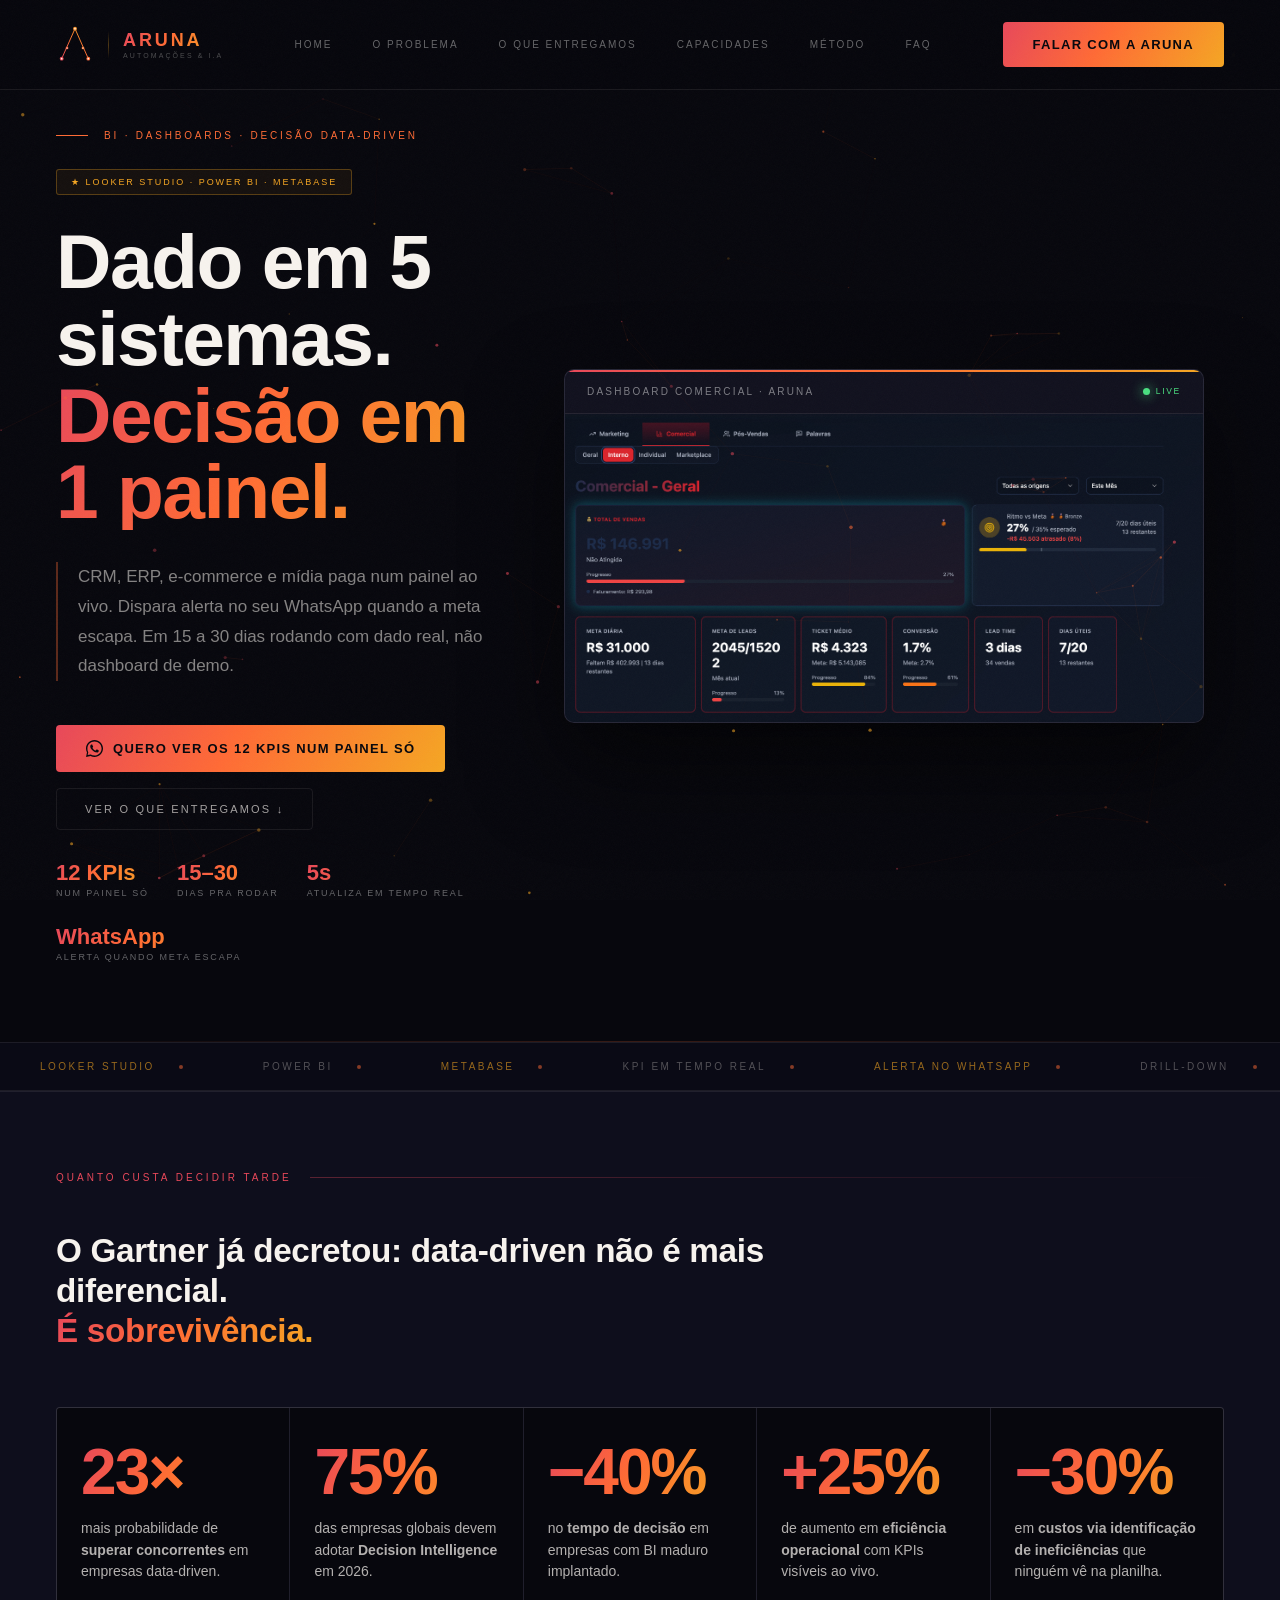
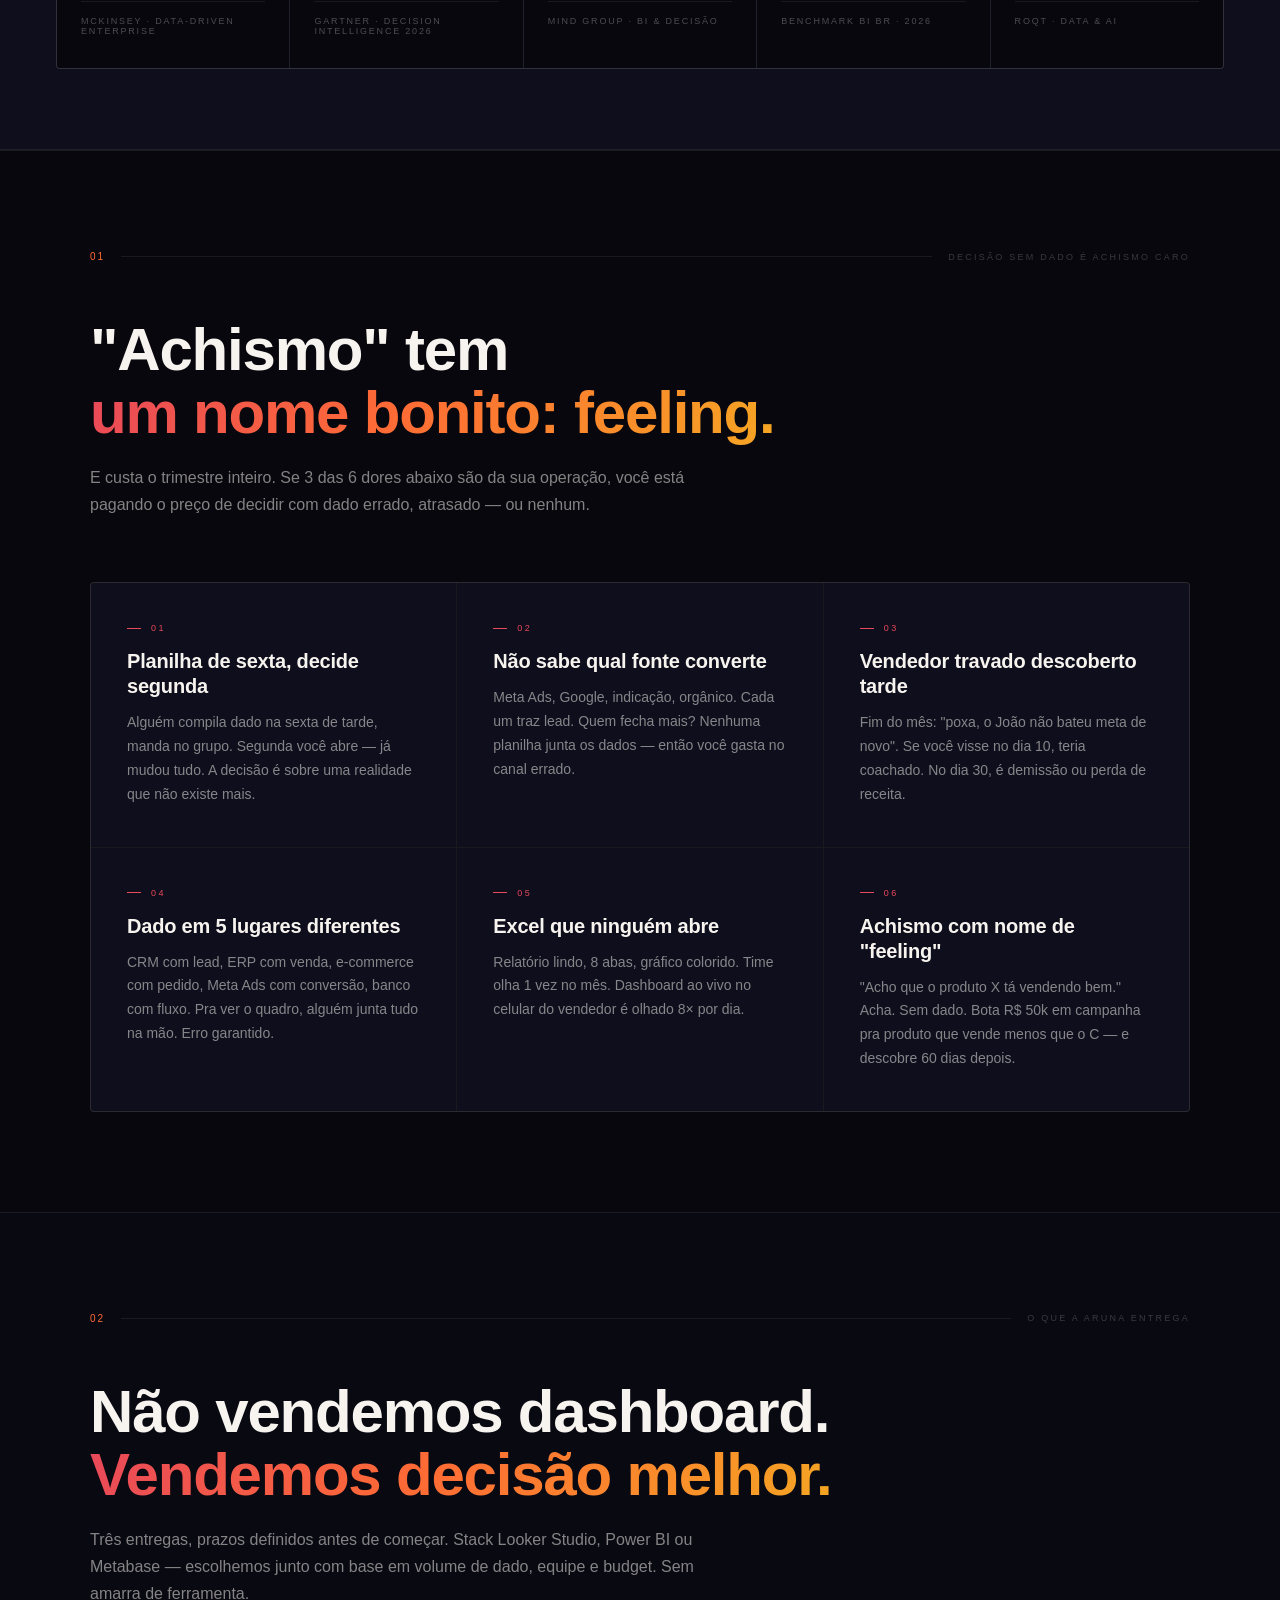
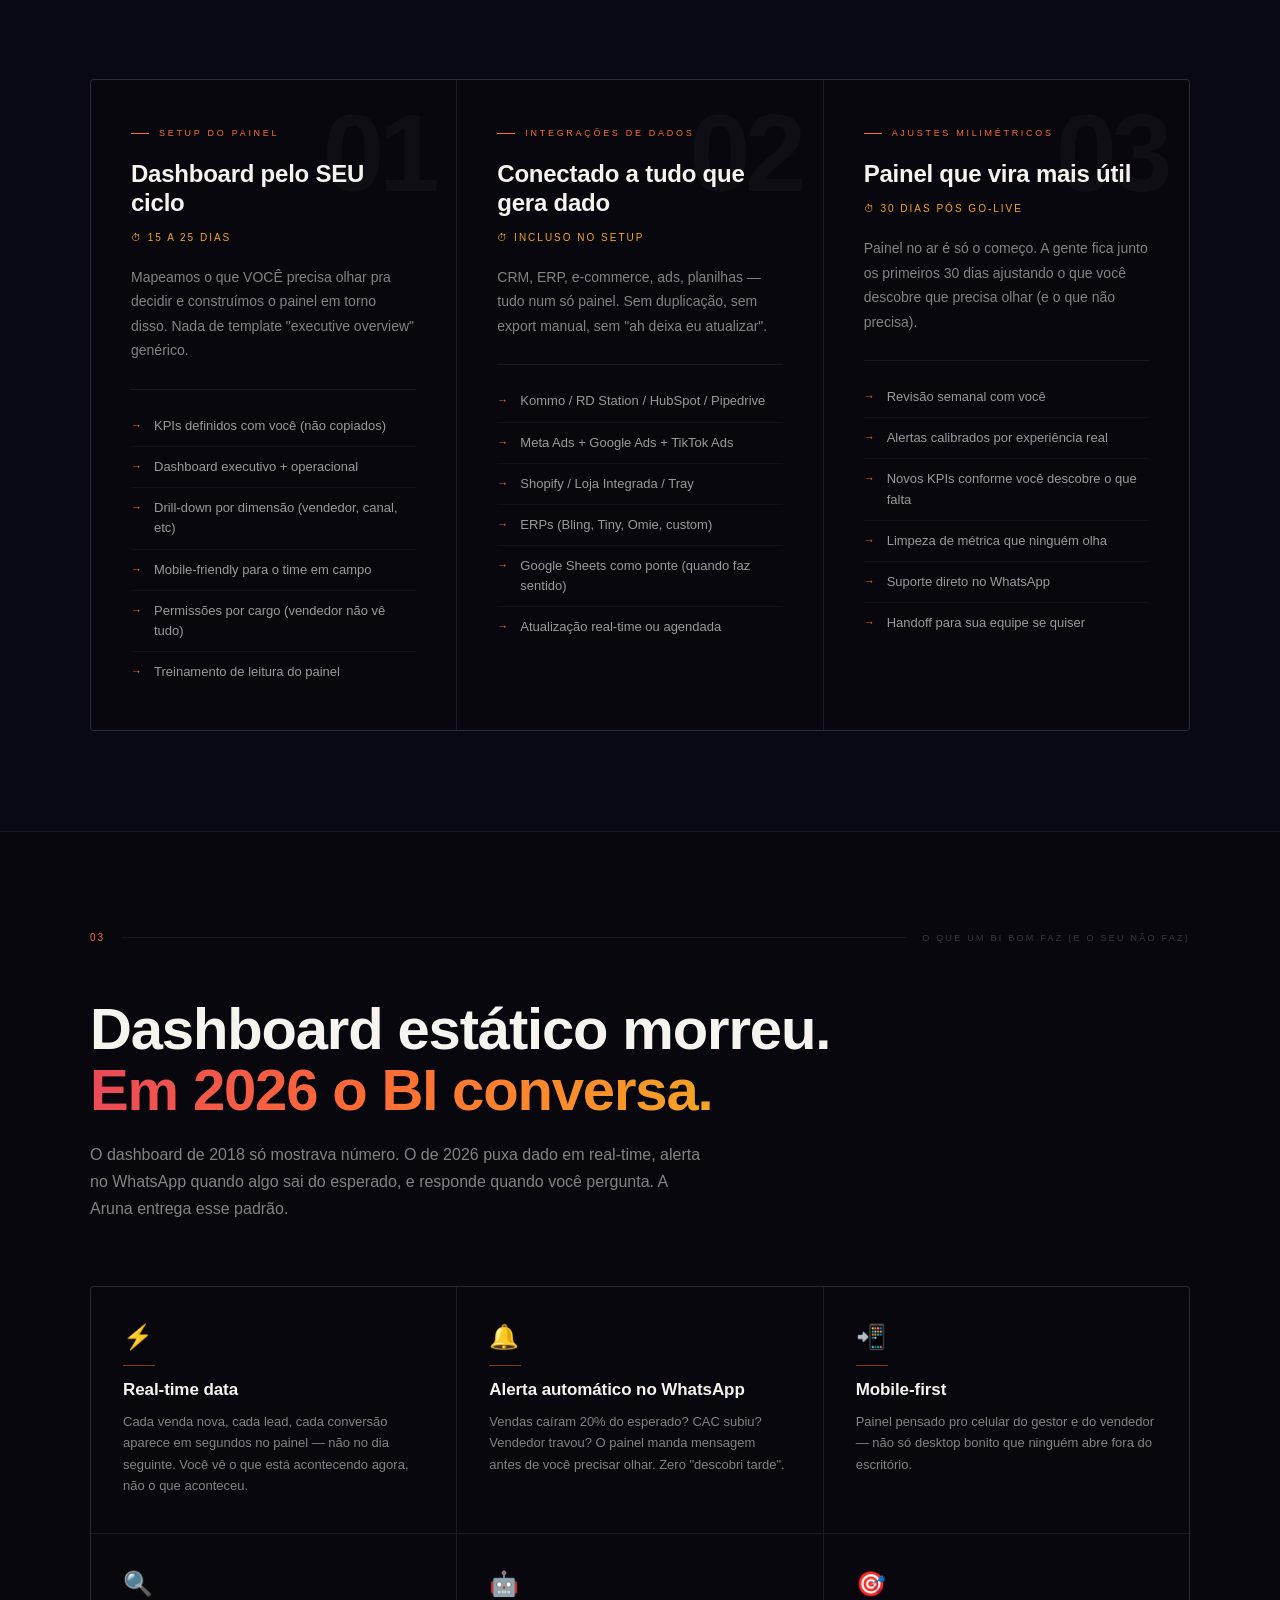
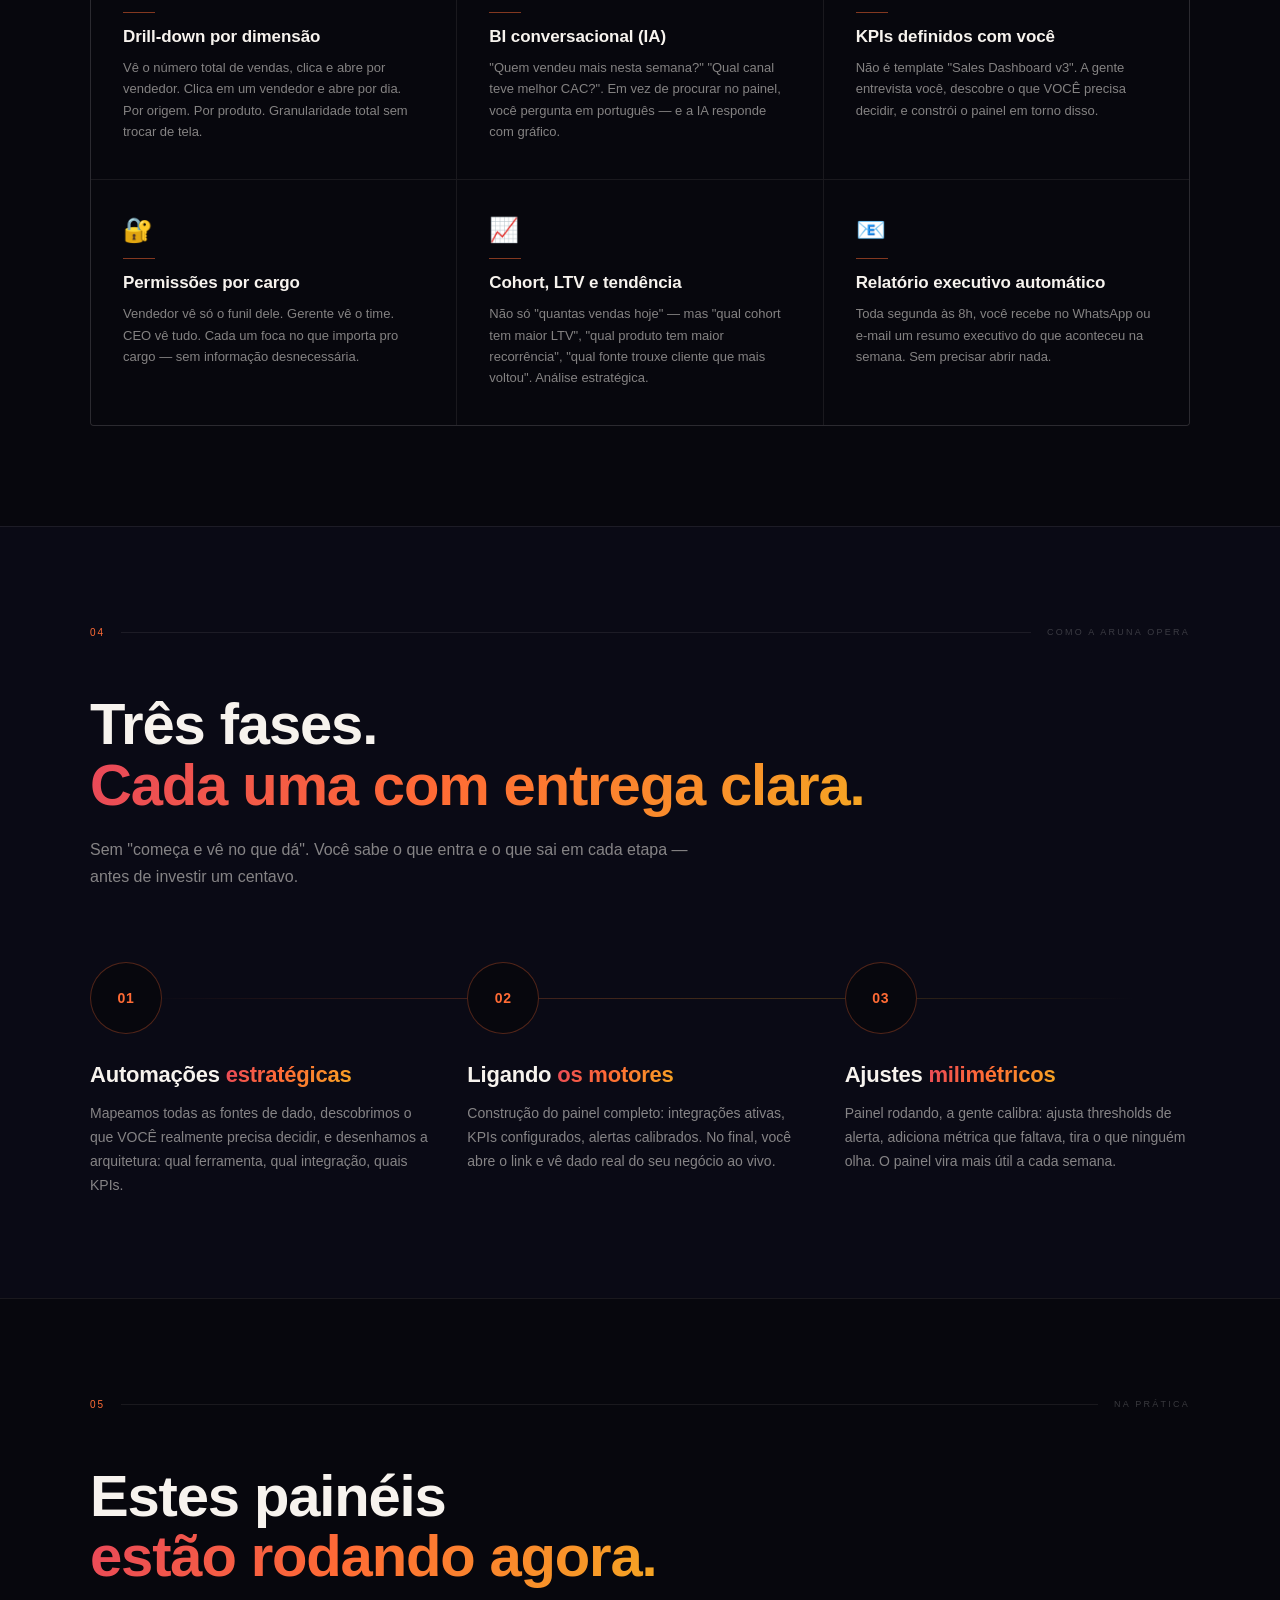
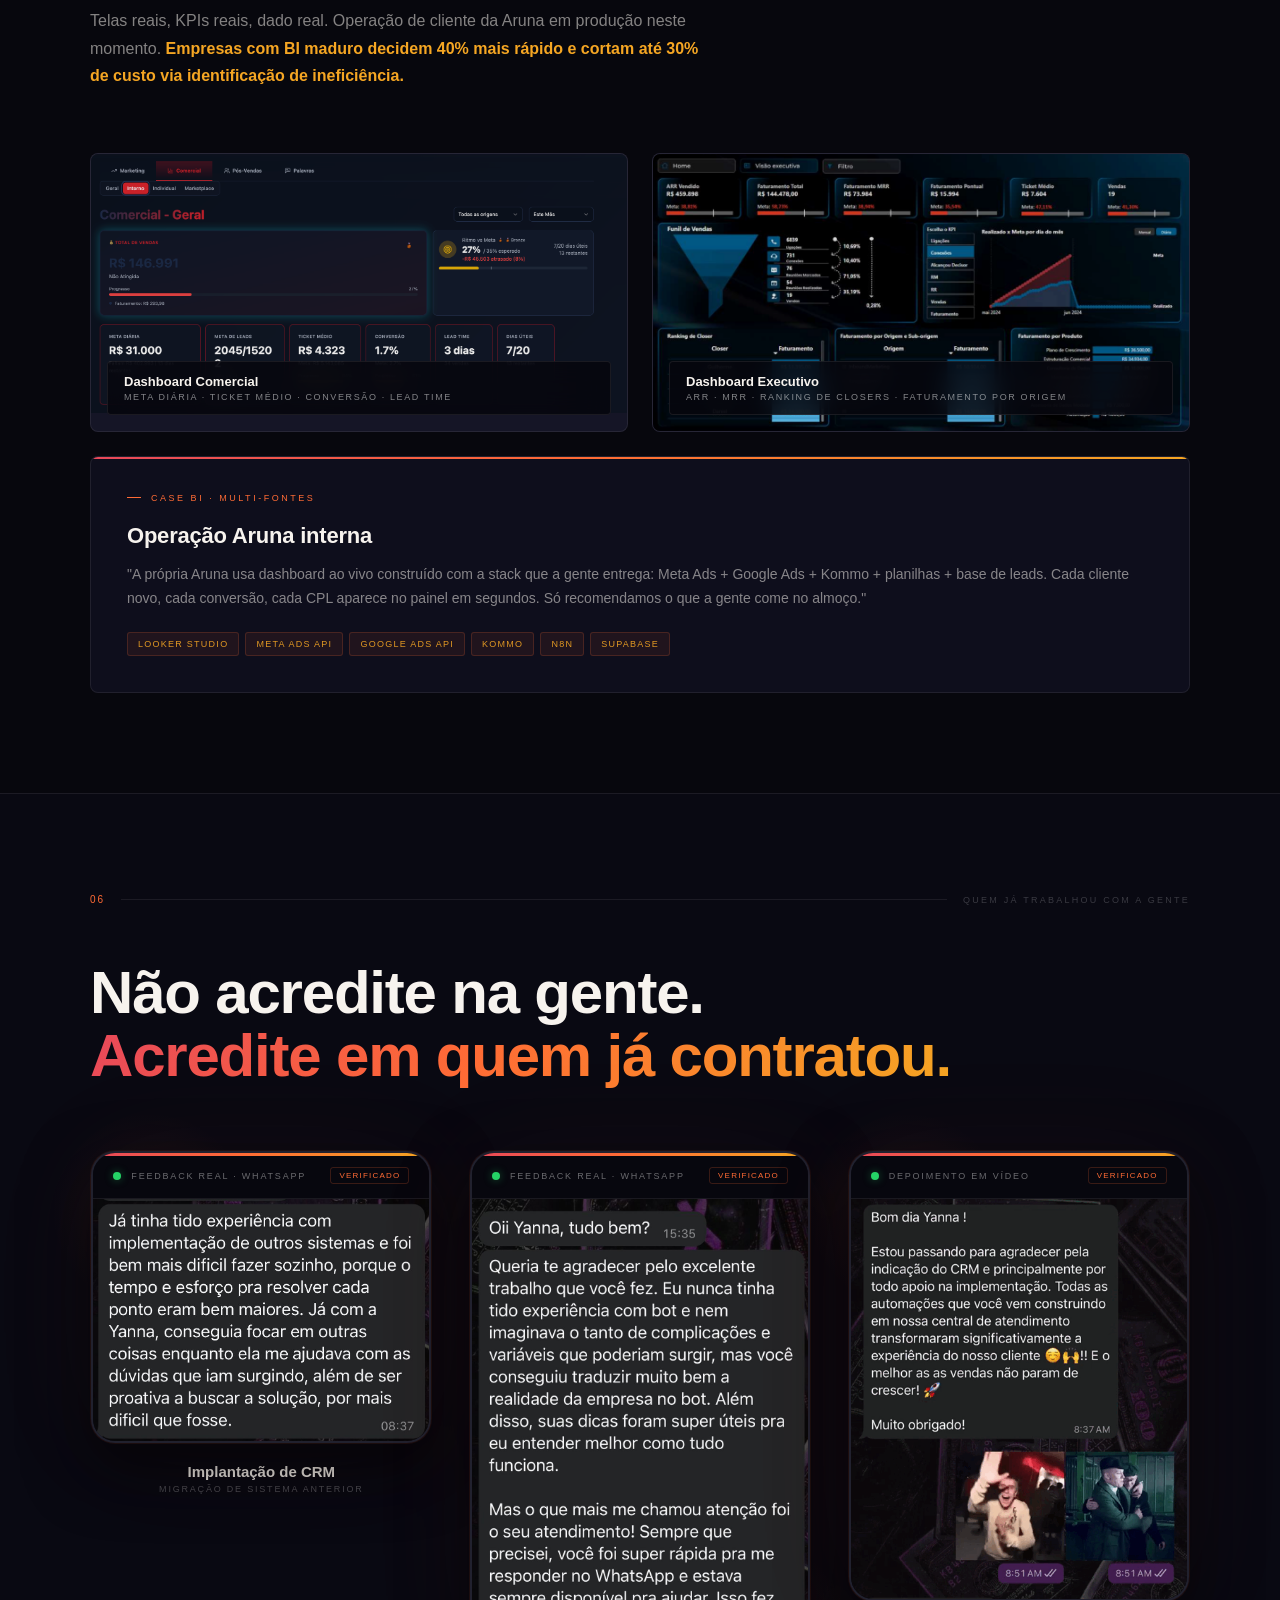
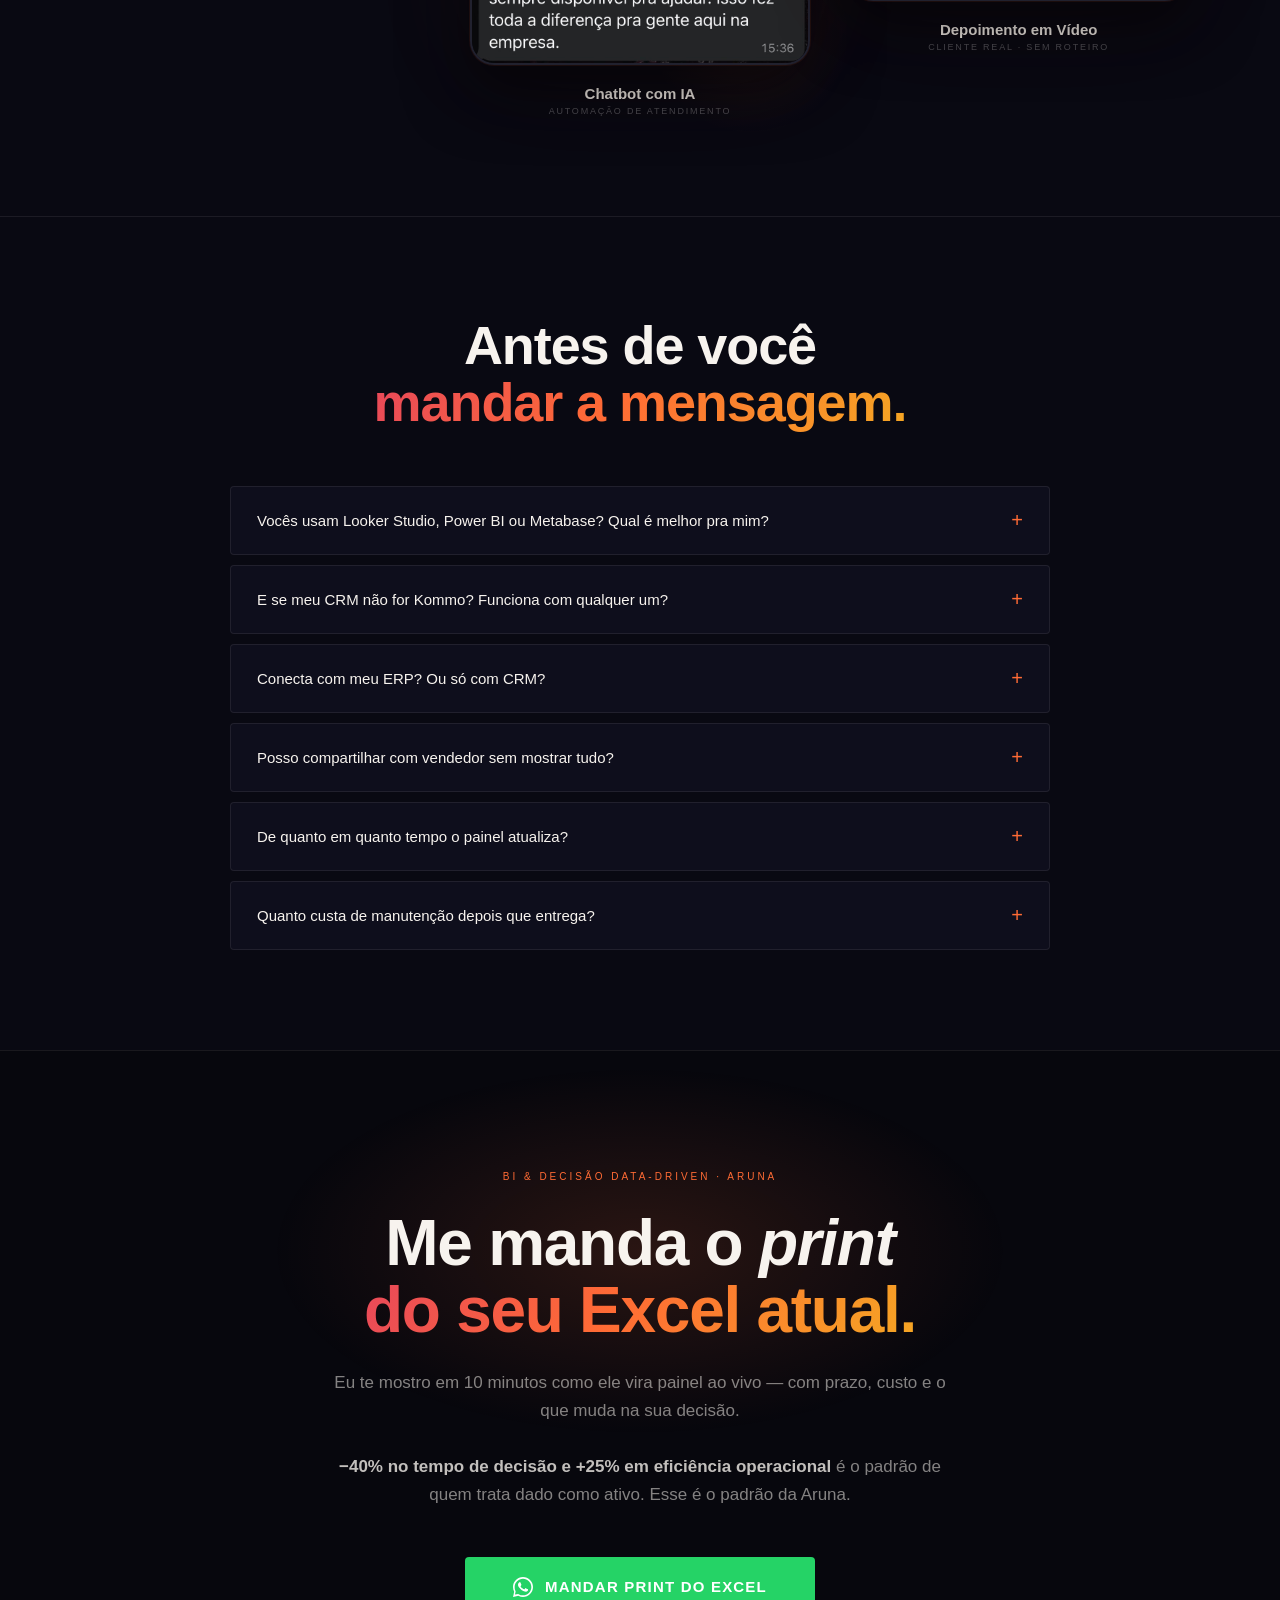
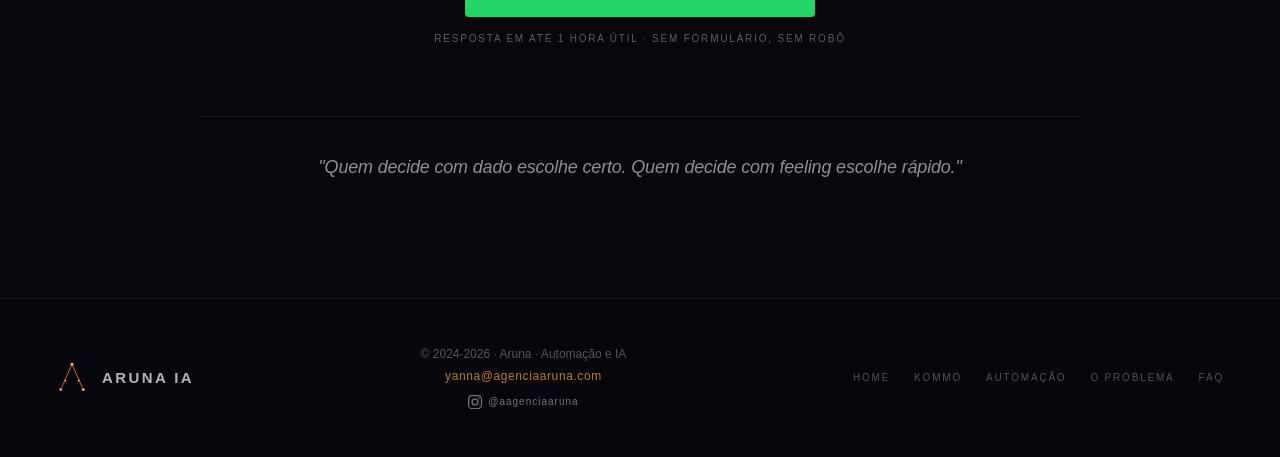
<file: bi/index.html>
<!DOCTYPE html>
<html lang="pt-BR">
<head>
  <meta charset="UTF-8">
  <!-- Google Tag Manager Aruna, substituir GTM-PLACEHOLDER pelo ID real -->
  <script>(function(w,d,s,l,i){w[l]=w[l]||[];w[l].push({'gtm.start':
  new Date().getTime(),event:'gtm.js'});var f=d.getElementsByTagName(s)[0],
  j=d.createElement(s),dl=l!='dataLayer'?'&l='+l:'';j.async=true;j.src=
  'https://www.googletagmanager.com/gtm.js?id='+i+dl;f.parentNode.insertBefore(j,f);
  })(window,document,'script','dataLayer','GTM-PLACEHOLDER');</script>
  <meta name="viewport" content="width=device-width, initial-scale=1.0">
  <title>BI &amp; Dashboards pela Aruna — Decisão data-driven em tempo real</title>
  <meta name="description" content="Aruna conecta CRM, ERP e e-commerce em painel ao vivo. Looker Studio, Power BI, Metabase. Alertas no WhatsApp. Setup em 15 a 30 dias.">
  <link rel="icon" type="image/svg+xml" href="/favicon.svg">
  <meta property="og:type" content="website">
  <meta property="og:url" content="https://agenciaaruna.com/bi/">
  <meta property="og:title" content="BI &amp; Dashboards pela Aruna — Dado em 5 sistemas, decisão em 1 painel">
  <meta property="og:description" content="CRM, ERP, e-commerce e mídia paga num painel ao vivo. Alerta no WhatsApp quando a meta escapa. Em 15 a 30 dias rodando.">
  <meta property="og:image" content="https://agenciaaruna.com/dashboard-comercial.png">
  <meta property="og:site_name" content="Agência Aruna">
  <meta property="og:locale" content="pt_BR">
  <meta name="twitter:card" content="summary_large_image">
  <!-- Meta Pixel Code -->
  <script>
    !function(f,b,e,v,n,t,s)
    {if(f.fbq)return;n=f.fbq=function(){n.callMethod?
    n.callMethod.apply(n,arguments):n.queue.push(arguments)};
    if(!f._fbq)f._fbq=n;n.push=n;n.loaded=!0;n.version='2.0';
    n.queue=[];t=b.createElement(e);t.async=!0;
    t.src=v;s=b.getElementsByTagName(e)[0];
    s.parentNode.insertBefore(t,s)}(window, document,'script',
    'https://connect.facebook.net/en_US/fbevents.js');
    fbq('init', '805389752641637');
    fbq('track', 'PageView');
  </script>
  <!-- End Meta Pixel Code -->
  <link rel="preconnect" href="https://fonts.googleapis.com">
  <link rel="preconnect" href="https://api.fontshare.com">
  <link href="https://api.fontshare.com/v2/css?f[]=cabinet-grotesk@300,400,500,700,800&f[]=general-sans@400,500,600,700&display=swap" rel="stylesheet">
  <style>
    *, *::before, *::after { margin: 0; padding: 0; box-sizing: border-box; }
    :root {
      --coral: #E8485A; --orange: #FF6B35; --amber: #F5A623;
      --dark: #07070D; --dark-2: #0E0E1C; --dark-3: #151526;
      --light: #F7F3EE; --muted: rgba(247,243,238,0.52);
      --faint: rgba(247,243,238,0.16); --rule: rgba(247,243,238,0.08);
      --grad: linear-gradient(120deg, var(--coral) 0%, var(--orange) 45%, var(--amber) 100%);
    }
    html { scroll-behavior: smooth; }
    body { background: var(--dark); color: var(--light); font-family: 'Cabinet Grotesk', sans-serif; overflow-x: hidden; }
    body::after { content: ''; position: fixed; inset: 0; z-index: 9999; pointer-events: none; opacity: 0.028; background-image: url("data:image/svg+xml,%3Csvg viewBox='0 0 512 512' xmlns='http://www.w3.org/2000/svg'%3E%3Cfilter id='n'%3E%3CfeTurbulence type='fractalNoise' baseFrequency='0.9' numOctaves='4' stitchTiles='stitch'/%3E%3C/filter%3E%3Crect width='100%25' height='100%25' filter='url(%23n)'/%3E%3C/svg%3E"); background-size: 180px 180px; }
    .grad-text { background: var(--grad); -webkit-background-clip: text; -webkit-text-fill-color: transparent; background-clip: text; }

    .btn-primary { display: inline-flex; align-items: center; gap: 10px; padding: 15px 30px; background: var(--grad); color: var(--dark); font-family: 'Cabinet Grotesk', sans-serif; font-weight: 700; font-size: 13px; letter-spacing: 0.1em; text-transform: uppercase; border: none; border-radius: 4px; cursor: pointer; text-decoration: none; transition: opacity .2s, transform .2s, box-shadow .2s; }
    .btn-primary:hover { opacity: .88; transform: translateY(-2px); box-shadow: 0 16px 40px rgba(255,107,53,.3); }
    .btn-ghost { display: inline-flex; align-items: center; gap: 8px; padding: 14px 28px; background: transparent; color: rgba(247,243,238,.65); font-family: 'General Sans', sans-serif; font-weight: 400; font-size: 11px; letter-spacing: 0.2em; text-transform: uppercase; border: 1px solid var(--rule); border-radius: 4px; cursor: pointer; text-decoration: none; transition: border-color .2s, color .2s; }
    .btn-ghost:hover { border-color: rgba(255,107,53,.4); color: var(--light); }
    .btn-whatsapp { display: inline-flex; align-items: center; gap: 12px; padding: 20px 48px; background: #25D366; color: #fff; font-family: 'Cabinet Grotesk', sans-serif; font-weight: 700; font-size: 15px; letter-spacing: 0.08em; text-transform: uppercase; border: none; border-radius: 4px; cursor: pointer; text-decoration: none; transition: opacity .2s, transform .2s, box-shadow .2s; }
    .btn-whatsapp:hover { opacity: .9; transform: translateY(-2px); box-shadow: 0 16px 48px rgba(37,211,102,.3); }
    .btn-whatsapp svg { width: 20px; height: 20px; fill: #fff; flex-shrink: 0; }

    #constellation-canvas { position: fixed; inset: 0; z-index: 50; pointer-events: none; opacity: 1; }

    nav { position: fixed; top: 0; left: 0; right: 0; z-index: 100; padding: 22px 56px; display: flex; align-items: center; justify-content: space-between; backdrop-filter: blur(24px); -webkit-backdrop-filter: blur(24px); background: rgba(7,7,13,.75); border-bottom: 1px solid var(--rule); transition: padding .3s; }
    nav.scrolled { padding: 15px 56px; }
    .nav-logo { display: flex; align-items: center; gap: 14px; text-decoration: none; }
    .nav-logo svg { width: 38px; height: 38px; }
    .nav-divider { width: 1px; height: 28px; background: linear-gradient(180deg, transparent, rgba(245,166,35,.3), transparent); }
    .nav-wordmark { display: flex; flex-direction: column; gap: 3px; }
    .nav-name { font-weight: 700; font-size: 18px; letter-spacing: .16em; line-height: 1; background: var(--grad); -webkit-background-clip: text; -webkit-text-fill-color: transparent; background-clip: text; }
    .nav-tag { font-family: 'General Sans', sans-serif; font-size: 7px; letter-spacing: .3em; color: rgba(255,255,255,.28); text-transform: uppercase; }
    .nav-links { display: flex; align-items: center; gap: 40px; }
    .nav-links a { font-family: 'General Sans', sans-serif; font-size: 10px; letter-spacing: .2em; text-transform: uppercase; color: rgba(255,255,255,.38); text-decoration: none; transition: color .2s; }
    .nav-links a:hover, .nav-links a.active { color: var(--amber); }

    .hero { position: relative; z-index: 1; min-height: 100vh; display: grid; grid-template-columns: 1fr 680px; gap: 0; align-items: center; padding: 130px 56px 80px; overflow: hidden; }
    .hero::before { content: ''; position: absolute; bottom: 0; left: 0; right: 0; height: 1px; background: linear-gradient(90deg, transparent, rgba(255,107,53,.2), transparent); }
    .hero-left { padding-right: 48px; display: flex; flex-direction: column; gap: 0; }
    .hero-kicker { display: flex; align-items: center; gap: 16px; margin-bottom: 28px; animation: fadeUp .7s both; }
    .hero-kicker-line { width: 32px; height: 1px; background: var(--orange); }
    .hero-kicker-text { font-family: 'General Sans', sans-serif; font-size: 10px; letter-spacing: .28em; text-transform: uppercase; color: var(--orange); }
    .hero-partner-tag { display: inline-flex; align-items: center; gap: 10px; padding: 7px 14px; border: 1px solid rgba(245,166,35,.3); border-radius: 3px; background: rgba(245,166,35,.06); font-family: 'General Sans', sans-serif; font-size: 9px; letter-spacing: .22em; text-transform: uppercase; color: var(--amber); margin-bottom: 28px; width: max-content; animation: fadeUp .7s .05s both; }
    .hero-title { font-size: clamp(46px, 6vw, 80px); font-weight: 700; line-height: 1.0; letter-spacing: -0.02em; margin-bottom: 32px; animation: fadeUp .7s .12s both; }
    .hero-title em { font-style: normal; display: block; background: var(--grad); -webkit-background-clip: text; -webkit-text-fill-color: transparent; background-clip: text; }
    .hero-sub { font-size: 17px; font-weight: 400; line-height: 1.75; color: var(--muted); max-width: 520px; margin-bottom: 44px; border-left: 2px solid rgba(255,107,53,.35); padding-left: 20px; animation: fadeUp .7s .24s both; }
    .hero-cta { display: flex; align-items: center; gap: 16px; flex-wrap: wrap; animation: fadeUp .7s .36s both; }
    .hero-trust { margin-top: 32px; display: flex; gap: 28px; flex-wrap: wrap; animation: fadeUp .7s .48s both; }
    .hero-trust-item { display: flex; flex-direction: column; gap: 4px; }
    .hero-trust-val { font-size: 22px; font-weight: 700; line-height: 1; background: var(--grad); -webkit-background-clip: text; -webkit-text-fill-color: transparent; background-clip: text; }
    .hero-trust-lab { font-family: 'General Sans', sans-serif; font-size: 9px; letter-spacing: .2em; text-transform: uppercase; color: rgba(255,255,255,.38); }

    .hero-right { position: relative; display: flex; align-items: center; justify-content: center; animation: fadeIn 1.2s .5s both; }
    .dash-mock { width: 100%; max-width: 640px; border-radius: 10px; background: var(--dark-3); border: 1px solid rgba(255,255,255,.08); box-shadow: 0 40px 90px rgba(0,0,0,.6); overflow: hidden; position: relative; }
    .dash-mock::before { content: ''; position: absolute; top: 0; left: 0; right: 0; height: 2px; background: var(--grad); }
    .dash-mock-header { display: flex; align-items: center; justify-content: space-between; padding: 16px 22px; border-bottom: 1px solid var(--rule); background: rgba(0,0,0,.2); }
    .dash-mock-title { font-family: 'General Sans', sans-serif; font-size: 10px; letter-spacing: .22em; color: rgba(255,255,255,.45); text-transform: uppercase; }
    .dash-live { display: inline-flex; align-items: center; gap: 6px; }
    .dash-live-dot { width: 7px; height: 7px; border-radius: 50%; background: #4ADE80; box-shadow: 0 0 12px #4ADE80; animation: pulse 1.6s ease-in-out infinite; }
    @keyframes pulse { 0%, 100% { opacity: 1; } 50% { opacity: .35; } }
    .dash-live-text { font-family: 'General Sans', sans-serif; font-size: 8.5px; color: #4ADE80; letter-spacing: .2em; text-transform: uppercase; }
    .dash-mock img { width: 100%; height: auto; display: block; }
    .dash-float-badge { position: absolute; padding: 12px 16px; background: var(--dark-2); border: 1px solid rgba(245,166,35,.28); border-radius: 6px; box-shadow: 0 20px 40px rgba(0,0,0,.5); }
    .dash-float-badge .fb-val { font-size: 16px; font-weight: 700; line-height: 1; background: var(--grad); -webkit-background-clip: text; -webkit-text-fill-color: transparent; background-clip: text; }
    .dash-float-badge .fb-lab { font-family: 'General Sans', sans-serif; font-size: 8px; letter-spacing: .22em; color: rgba(255,255,255,.32); text-transform: uppercase; margin-top: 4px; }
    .dash-badge-1 { top: -16px; right: -18px; }
    .dash-badge-2 { bottom: -16px; left: -18px; }

    .marquee-strip { position: relative; z-index: 1; border-top: 1px solid var(--rule); border-bottom: 1px solid var(--rule); padding: 18px 0; overflow: hidden; background: rgba(14,14,28,.6); }
    .marquee-track { display: flex; gap: 0; animation: marqueeScroll 32s linear infinite; width: max-content; }
    .marquee-track:hover { animation-play-state: paused; }
    @keyframes marqueeScroll { 0% { transform: translateX(0); } 100% { transform: translateX(-50%); } }
    .marquee-item { display: flex; align-items: center; gap: 24px; padding: 0 40px; font-family: 'General Sans', sans-serif; font-size: 10px; letter-spacing: .25em; text-transform: uppercase; color: rgba(247,243,238,.3); white-space: nowrap; }
    .marquee-dot { width: 4px; height: 4px; border-radius: 50%; background: var(--orange); opacity: .5; flex-shrink: 0; }
    .marquee-item.hi { color: rgba(245,166,35,.6); }

    .stats-belt { padding: 80px 56px; background: var(--dark-2); border-top: 1px solid var(--rule); border-bottom: 1px solid var(--rule); position: relative; z-index: 2; }
    .stats-belt-inner { max-width: 1200px; margin: 0 auto; }
    .stats-belt-head { display: flex; align-items: center; gap: 18px; margin-bottom: 48px; }
    .stats-belt-eyebrow { font-family: 'General Sans', sans-serif; font-size: 10px; letter-spacing: .3em; color: var(--coral); text-transform: uppercase; }
    .stats-belt-rule { flex: 1; height: 1px; background: linear-gradient(90deg, rgba(232,72,90,.35), transparent); }
    .stats-belt-title { font-size: clamp(24px, 2.6vw, 34px); font-weight: 700; letter-spacing: -.01em; line-height: 1.2; margin-bottom: 56px; max-width: 780px; }
    .stats-belt-title em { font-style: normal; background: var(--grad); -webkit-background-clip: text; -webkit-text-fill-color: transparent; background-clip: text; }
    .stats-belt-grid { display: grid; grid-template-columns: repeat(5, 1fr); gap: 1px; border: 1px solid var(--rule); border-radius: 4px; overflow: hidden; background: var(--rule); }
    .stat-card { background: var(--dark); padding: 32px 24px; transition: background .3s; position: relative; overflow: hidden; }
    .stat-card::before { content: ''; position: absolute; bottom: 0; left: 0; right: 0; height: 2px; background: var(--grad); transform: scaleX(0); transform-origin: left; transition: transform .4s; }
    .stat-card:hover::before { transform: scaleX(1); }
    .stat-num { font-size: clamp(44px, 5vw, 68px); font-weight: 700; line-height: 1; letter-spacing: -.03em; margin-bottom: 14px; background: var(--grad); -webkit-background-clip: text; -webkit-text-fill-color: transparent; background-clip: text; }
    .stat-desc { font-size: 14px; color: rgba(247,243,238,.72); line-height: 1.55; margin-bottom: 18px; font-weight: 400; }
    .stat-source { font-family: 'General Sans', sans-serif; font-size: 9px; letter-spacing: .2em; color: rgba(255,255,255,.28); text-transform: uppercase; padding-top: 14px; border-top: 1px solid var(--rule); }

    section { position: relative; z-index: 2; }
    .section-label { display: flex; align-items: center; gap: 16px; margin-bottom: 56px; }
    .section-label-num { font-family: 'General Sans', sans-serif; font-size: 10px; letter-spacing: .2em; color: var(--orange); text-transform: uppercase; }
    .section-label-rule { flex: 1; height: 1px; background: var(--rule); }
    .section-label-tag { font-family: 'General Sans', sans-serif; font-size: 9px; letter-spacing: .25em; color: rgba(255,255,255,.2); text-transform: uppercase; }

    .problema { padding: 100px 56px; border-top: 1px solid var(--rule); }
    .problema-inner { max-width: 1100px; margin: 0 auto; }
    .problema-head { margin-bottom: 64px; max-width: 780px; }
    .problema-title { font-size: clamp(36px, 5vw, 60px); font-weight: 700; line-height: 1.05; letter-spacing: -0.02em; }
    .problema-sub { margin-top: 20px; font-size: 16px; color: var(--muted); max-width: 620px; line-height: 1.7; }
    .problema-grid { display: grid; grid-template-columns: repeat(3, 1fr); gap: 1px; border: 1px solid var(--rule); border-radius: 4px; overflow: hidden; background: var(--rule); }
    .problema-card { background: var(--dark-2); padding: 40px 36px; position: relative; overflow: hidden; transition: background .3s; }
    .problema-card:hover { background: rgba(21,21,38,.95); }
    .problema-card-num { font-family: 'General Sans', sans-serif; font-size: 9px; letter-spacing: .28em; color: var(--coral); text-transform: uppercase; margin-bottom: 16px; display: flex; align-items: center; gap: 10px; }
    .problema-card-num::before { content: ''; display: block; width: 14px; height: 1px; background: var(--coral); }
    .problema-card-title { font-size: 20px; font-weight: 700; line-height: 1.25; margin-bottom: 12px; letter-spacing: -.01em; }
    .problema-card-desc { font-size: 14px; color: var(--muted); line-height: 1.7; }

    .solucao { padding: 100px 56px; border-top: 1px solid var(--rule); background: rgba(14,14,28,.4); }
    .solucao-inner { max-width: 1100px; margin: 0 auto; }
    .solucao-head { margin-bottom: 72px; max-width: 780px; }
    .solucao-title { font-size: clamp(36px, 5vw, 60px); font-weight: 700; line-height: 1.05; letter-spacing: -0.02em; }
    .solucao-sub { margin-top: 20px; font-size: 16px; color: var(--muted); max-width: 620px; line-height: 1.7; }
    .solucao-grid { display: grid; grid-template-columns: repeat(3, 1fr); gap: 1px; border: 1px solid var(--rule); border-radius: 4px; overflow: hidden; background: var(--rule); }
    .sol-card { background: var(--dark); padding: 48px 40px; position: relative; overflow: hidden; transition: background .3s; }
    .sol-card::before { content: ''; position: absolute; top: 0; left: 0; right: 0; height: 2px; background: var(--grad); transform: scaleX(0); transform-origin: left; transition: transform .4s; }
    .sol-card:hover::before { transform: scaleX(1); }
    .sol-big-num { font-family: 'Cabinet Grotesk', sans-serif; font-size: 110px; font-weight: 700; line-height: 1; color: rgba(255,255,255,.03); position: absolute; top: 18px; right: 22px; letter-spacing: -.05em; pointer-events: none; user-select: none; }
    .sol-label { font-family: 'General Sans', sans-serif; font-size: 9px; letter-spacing: .3em; text-transform: uppercase; color: var(--orange); margin-bottom: 22px; display: flex; align-items: center; gap: 10px; }
    .sol-label::before { content: ''; display: block; width: 18px; height: 1px; background: var(--orange); }
    .sol-title { font-size: 24px; font-weight: 700; letter-spacing: -.01em; line-height: 1.2; margin-bottom: 14px; }
    .sol-prazo { font-family: 'General Sans', sans-serif; font-size: 10px; letter-spacing: .2em; color: var(--amber); margin-bottom: 22px; text-transform: uppercase; }
    .sol-desc { font-size: 14px; color: var(--muted); line-height: 1.75; margin-bottom: 26px; border-bottom: 1px solid var(--rule); padding-bottom: 26px; }
    .sol-items { list-style: none; display: flex; flex-direction: column; gap: 10px; }
    .sol-items li { display: flex; align-items: flex-start; gap: 12px; font-size: 13px; color: rgba(247,243,238,.62); line-height: 1.55; padding-bottom: 10px; border-bottom: 1px solid rgba(255,255,255,.04); }
    .sol-items li:last-child { border-bottom: none; padding-bottom: 0; }
    .sol-items li .arrow { color: var(--orange); flex-shrink: 0; font-size: 11px; margin-top: 1px; font-family: 'General Sans', sans-serif; }

    .features { padding: 100px 56px; border-top: 1px solid var(--rule); }
    .features-inner { max-width: 1100px; margin: 0 auto; }
    .features-head { margin-bottom: 64px; max-width: 780px; }
    .features-title { font-size: clamp(36px, 5vw, 58px); font-weight: 700; line-height: 1.05; letter-spacing: -0.02em; }
    .features-sub { margin-top: 20px; font-size: 16px; color: var(--muted); max-width: 620px; line-height: 1.7; }
    .features-grid { display: grid; grid-template-columns: repeat(3, 1fr); gap: 1px; border: 1px solid var(--rule); border-radius: 4px; overflow: hidden; background: var(--rule); }
    .feat-card { background: var(--dark); padding: 36px 32px; position: relative; transition: background .3s; }
    .feat-card:hover { background: rgba(14,14,28,.98); }
    .feat-icon { font-size: 24px; margin-bottom: 14px; display: block; }
    .feat-rule { width: 32px; height: 1px; background: var(--orange); margin-bottom: 14px; opacity: .5; }
    .feat-title { font-size: 17px; font-weight: 700; letter-spacing: -.005em; margin-bottom: 10px; line-height: 1.2; }
    .feat-desc { font-size: 13px; color: var(--muted); line-height: 1.65; }

    .metodo { padding: 100px 56px; border-top: 1px solid var(--rule); background: rgba(14,14,28,.6); }
    .metodo-inner { max-width: 1100px; margin: 0 auto; }
    .metodo-head { margin-bottom: 72px; max-width: 780px; }
    .metodo-title { font-size: clamp(36px, 5vw, 58px); font-weight: 700; line-height: 1.05; letter-spacing: -0.02em; }
    .metodo-sub { margin-top: 20px; font-size: 16px; color: var(--muted); max-width: 620px; line-height: 1.7; }
    .metodo-steps { display: grid; grid-template-columns: repeat(3, 1fr); gap: 32px; position: relative; }
    .metodo-steps::before { content: ''; position: absolute; top: 36px; left: 5%; right: 5%; height: 1px; background: linear-gradient(90deg, transparent, rgba(255,107,53,.22), rgba(245,166,35,.22), transparent); }
    .met-step { position: relative; padding-top: 0; }
    .met-step-num { display: flex; align-items: center; justify-content: center; width: 72px; height: 72px; border-radius: 50%; background: var(--dark); border: 1px solid rgba(255,107,53,.3); font-family: 'General Sans', sans-serif; font-size: 14px; font-weight: 700; color: var(--orange); letter-spacing: .05em; margin-bottom: 28px; position: relative; z-index: 2; }
    .met-step-title { font-size: 22px; font-weight: 700; line-height: 1.2; margin-bottom: 14px; letter-spacing: -.01em; }
    .met-step-title em { font-style: normal; background: var(--grad); -webkit-background-clip: text; -webkit-text-fill-color: transparent; background-clip: text; }
    .met-step-desc { font-size: 14px; color: var(--muted); line-height: 1.7; }

    .prova { padding: 100px 56px; border-top: 1px solid var(--rule); }
    .prova-inner { max-width: 1100px; margin: 0 auto; }
    .prova-head { margin-bottom: 64px; max-width: 780px; }
    .prova-title { font-size: clamp(36px, 5vw, 58px); font-weight: 700; line-height: 1.05; letter-spacing: -0.02em; }
    .prova-sub { margin-top: 20px; font-size: 16px; color: var(--muted); max-width: 620px; line-height: 1.7; }
    .prova-grid { display: grid; grid-template-columns: 1fr 1fr; gap: 24px; margin-bottom: 24px; }
    .prova-shot { position: relative; border-radius: 8px; overflow: hidden; background: var(--dark-3); border: 1px solid var(--rule); }
    .prova-shot img { width: 100%; height: auto; display: block; filter: brightness(.92); }
    .prova-shot-label { position: absolute; bottom: 16px; left: 16px; right: 16px; background: rgba(7,7,13,.85); backdrop-filter: blur(12px); padding: 12px 16px; border-radius: 4px; border: 1px solid var(--rule); }
    .prova-shot-label .psl-title { font-size: 13px; font-weight: 700; color: var(--light); margin-bottom: 3px; }
    .prova-shot-label .psl-desc { font-family: 'General Sans', sans-serif; font-size: 9px; letter-spacing: .18em; color: rgba(255,255,255,.5); text-transform: uppercase; }
    .prova-case { display: flex; flex-direction: column; padding: 36px; background: var(--dark-2); border: 1px solid var(--rule); border-radius: 8px; position: relative; overflow: hidden; }
    .prova-case::before { content: ''; position: absolute; top: 0; left: 0; right: 0; height: 2px; background: var(--grad); }
    .case-tag { font-family: 'General Sans', sans-serif; font-size: 9px; letter-spacing: .28em; color: var(--orange); text-transform: uppercase; margin-bottom: 20px; display: flex; align-items: center; gap: 10px; }
    .case-tag::before { content: ''; display: block; width: 14px; height: 1px; background: var(--orange); }
    .case-cliente { font-size: 22px; font-weight: 700; margin-bottom: 14px; letter-spacing: -.01em; }
    .case-quote { font-size: 14px; color: var(--muted); line-height: 1.7; margin-bottom: 22px; }
    .case-stack { display: flex; flex-wrap: wrap; gap: 6px; margin-top: auto; }
    .case-stack span { font-family: 'General Sans', sans-serif; font-size: 9px; letter-spacing: .14em; padding: 6px 10px; background: rgba(255,107,53,.08); border: 1px solid rgba(255,107,53,.18); color: rgba(245,166,35,.9); border-radius: 3px; text-transform: uppercase; }

    .faq { padding: 100px 56px; border-top: 1px solid var(--rule); background: rgba(14,14,28,.4); }
    .faq-inner { max-width: 820px; margin: 0 auto; }
    .faq-head { margin-bottom: 56px; text-align: center; }
    .faq-title { font-size: clamp(36px, 5vw, 54px); font-weight: 700; line-height: 1.05; letter-spacing: -0.02em; }
    .faq-list { display: flex; flex-direction: column; gap: 10px; }
    .faq-item { border: 1px solid var(--rule); border-radius: 4px; overflow: hidden; background: var(--dark-2); transition: border-color .2s; }
    .faq-item.open { border-color: rgba(255,107,53,.28); }
    .faq-question { width: 100%; display: flex; align-items: center; justify-content: space-between; padding: 22px 26px; background: transparent; border: none; font-family: 'Cabinet Grotesk', sans-serif; font-size: 15px; font-weight: 500; color: var(--light); text-align: left; cursor: pointer; }
    .faq-arrow { color: var(--orange); font-size: 20px; transition: transform .3s; font-family: 'General Sans', sans-serif; }
    .faq-item.open .faq-arrow { transform: rotate(45deg); }
    .faq-answer { max-height: 0; overflow: hidden; transition: max-height .4s; }
    .faq-item.open .faq-answer { max-height: 500px; }
    .faq-answer-inner { padding: 0 26px 22px; font-size: 14px; color: var(--muted); line-height: 1.75; }

    .cta-section { padding: 120px 56px; border-top: 1px solid var(--rule); position: relative; overflow: hidden; text-align: center; }
    .cta-glow { position: absolute; top: 0; left: 50%; transform: translateX(-50%); width: 800px; height: 400px; background: radial-gradient(ellipse, rgba(255,107,53,.14), transparent 65%); pointer-events: none; }
    .cta-inner { max-width: 880px; margin: 0 auto; position: relative; }
    .cta-eyebrow { font-family: 'General Sans', sans-serif; font-size: 10px; letter-spacing: .3em; color: var(--orange); text-transform: uppercase; margin-bottom: 28px; }
    .cta-title { font-size: clamp(38px, 5vw, 66px); font-weight: 700; line-height: 1.05; letter-spacing: -0.02em; margin-bottom: 24px; }
    .cta-sub { font-size: 17px; color: var(--muted); line-height: 1.65; max-width: 620px; margin: 0 auto 48px; }
    .cta-action-note { margin-top: 16px; font-family: 'General Sans', sans-serif; font-size: 10px; letter-spacing: .18em; color: rgba(255,255,255,.35); text-transform: uppercase; }
    .cta-signature { margin-top: 72px; padding-top: 40px; border-top: 1px solid var(--rule); font-family: 'Cabinet Grotesk', sans-serif; font-weight: 300; font-style: italic; font-size: 18px; color: rgba(255,255,255,.55); letter-spacing: -.01em; }

    footer { border-top: 1px solid var(--rule); padding: 48px 56px; display: flex; align-items: center; justify-content: space-between; flex-wrap: wrap; gap: 24px; background: rgba(7,7,13,.6); position: relative; z-index: 2; }
    .footer-left { display: flex; align-items: center; gap: 14px; text-decoration: none; }
    .footer-left svg { width: 32px; height: 32px; }
    .footer-name { font-weight: 700; font-size: 15px; letter-spacing: .16em; color: rgba(255,255,255,.7); }
    .footer-center { display: flex; flex-direction: column; gap: 8px; align-items: center; font-size: 12px; }
    .footer-copy { color: rgba(255,255,255,.32); }
    .footer-email { color: rgba(245,166,35,.75); text-decoration: none; font-family: 'General Sans', sans-serif; letter-spacing: .05em; }
    .footer-social { display: flex; gap: 16px; margin-top: 4px; }
    .footer-social a { display: flex; align-items: center; gap: 6px; font-family: 'General Sans', sans-serif; font-size: 10px; color: rgba(255,255,255,.45); text-decoration: none; letter-spacing: .1em; }
    .footer-social svg { width: 14px; height: 14px; fill: rgba(255,255,255,.45); }
    .footer-links { display: flex; gap: 24px; flex-wrap: wrap; }
    .footer-links a { font-family: 'General Sans', sans-serif; font-size: 10px; color: rgba(255,255,255,.3); text-decoration: none; letter-spacing: .18em; text-transform: uppercase; }
    .footer-links a:hover { color: var(--amber); }

    .reveal { opacity: 0; transform: translateY(20px); transition: opacity .7s, transform .7s; }
    .reveal.visible { opacity: 1; transform: translateY(0); }
    .reveal-d1 { transition-delay: .1s; }
    .reveal-d2 { transition-delay: .2s; }
    .reveal-d3 { transition-delay: .3s; }
    .reveal-d4 { transition-delay: .4s; }
    @keyframes fadeUp { from { opacity: 0; transform: translateY(20px); } to { opacity: 1; transform: translateY(0); } }
    @keyframes fadeIn { from { opacity: 0; } to { opacity: 1; } }

    @media (max-width: 960px) {
      .hero { grid-template-columns: 1fr; gap: 48px; padding: 110px 24px 60px; }
      .hero-left { padding-right: 0; }
      .problema, .solucao, .features, .metodo, .prova, .faq, .cta-section, .stats-belt { padding-left: 24px; padding-right: 24px; }
      .problema-grid, .solucao-grid, .features-grid { grid-template-columns: 1fr; }
      .stats-belt-grid { grid-template-columns: repeat(2, 1fr); }
      .metodo-steps { grid-template-columns: 1fr; gap: 48px; }
      .metodo-steps::before { display: none; }
      .prova-grid { grid-template-columns: 1fr; }
      nav { padding: 16px 24px; }
      .nav-links { display: none; }
      footer { padding: 32px 24px; }
    }
    @media (max-width: 560px) {
      .stats-belt-grid { grid-template-columns: 1fr; }
    }

    /* DEPOIMENTOS */
    .testimonials { padding: 100px 56px; border-top: 1px solid var(--rule); background: rgba(14,14,28,0.4); }
    .testimonials-inner { max-width: 1100px; margin: 0 auto; }
    .testimonials-head { margin-bottom: 64px; }
    .testimonials-title { font-size: clamp(36px, 5vw, 60px); font-weight: 700; line-height: 1.05; letter-spacing: -0.02em; }
    .testimonials-grid { display: grid; grid-template-columns: 1fr 1fr 1fr; gap: 36px; align-items: start; }
    .testimonial-card { position: relative; display: flex; flex-direction: column; align-items: center; }
    .testimonial-phone { position: relative; width: 100%; max-width: 340px; border-radius: 24px; overflow: hidden; background: var(--dark-2); border: 2px solid rgba(255,255,255,0.08); box-shadow: 0 0 0 1px rgba(255,107,53,0.08), 0 24px 64px rgba(0,0,0,0.6), 0 0 120px rgba(255,107,53,0.06); transition: transform 0.4s, box-shadow 0.4s; }
    .testimonial-phone:hover { transform: translateY(-6px); box-shadow: 0 0 0 1px rgba(255,107,53,0.15), 0 32px 80px rgba(0,0,0,0.7), 0 0 160px rgba(255,107,53,0.1); }
    .testimonial-phone::before { content: ''; position: absolute; top: 0; left: 0; right: 0; height: 3px; background: var(--grad); z-index: 2; }
    .testimonial-phone-header { padding: 14px 20px; background: rgba(7,7,13,0.9); border-bottom: 1px solid var(--rule); display: flex; align-items: center; gap: 10px; z-index: 1; position: relative; }
    .testimonial-phone-dot { width: 8px; height: 8px; border-radius: 50%; background: #25D366; box-shadow: 0 0 8px rgba(37,211,102,0.4); }
    .testimonial-phone-name { font-family: 'General Sans', sans-serif; font-size: 9px; letter-spacing: 0.2em; text-transform: uppercase; color: rgba(255,255,255,0.4); }
    .testimonial-phone-badge { margin-left: auto; font-family: 'General Sans', sans-serif; font-size: 8px; letter-spacing: 0.15em; text-transform: uppercase; color: var(--orange); padding: 3px 8px; border: 1px solid rgba(255,107,53,0.2); border-radius: 3px; }
    .testimonial-phone img { width: 100%; height: auto; display: block; }
    .testimonial-label { margin-top: 20px; text-align: center; }
    .testimonial-label-title { font-size: 15px; font-weight: 700; margin-bottom: 4px; }
    .testimonial-label-desc { font-family: 'General Sans', sans-serif; font-size: 9px; letter-spacing: 0.2em; color: rgba(255,255,255,0.28); text-transform: uppercase; }
    .testimonial-glow { position: absolute; width: 200px; height: 200px; border-radius: 50%; background: radial-gradient(circle, rgba(255,107,53,0.08) 0%, transparent 70%); pointer-events: none; z-index: -1; }
    .testimonial-glow-1 { top: -40px; left: -40px; }
    .testimonial-glow-2 { bottom: -20px; right: -40px; }
    @media (max-width: 900px) { .testimonials { padding: 80px 32px; } .testimonials-grid { grid-template-columns: 1fr 1fr; gap: 24px; } }
    @media (max-width: 600px) { .testimonials-grid { grid-template-columns: 1fr; } }
  </style>

  <!-- Aruna Tracking Client (captura click IDs + redirecionador WhatsApp) -->
  <script src="https://aruna-atendimento.yanna-barbara.workers.dev/track.js" defer></script>
</head>
<body>
  <!-- Google Tag Manager (noscript) Aruna -->
  <noscript><iframe src="https://www.googletagmanager.com/ns.html?id=GTM-PLACEHOLDER"
  height="0" width="0" style="display:none;visibility:hidden"></iframe></noscript>
  <canvas id="constellation-canvas"></canvas>

  <!-- NAV -->
  <nav id="nav">
    <a href="/" class="nav-logo">
      <svg viewBox="0 0 100 100" fill="none" xmlns="http://www.w3.org/2000/svg">
        <defs>
          <linearGradient id="ng" x1="16" y1="86" x2="84" y2="6" gradientUnits="userSpaceOnUse">
            <stop offset="0%" stop-color="#E8485A"/><stop offset="45%" stop-color="#FF6B35"/><stop offset="100%" stop-color="#F5A623"/>
          </linearGradient>
        </defs>
        <line x1="50" y1="7" x2="15" y2="86" stroke="url(#ng)" stroke-width="2.6" stroke-linecap="round"/>
        <line x1="50" y1="7" x2="85" y2="86" stroke="url(#ng)" stroke-width="2.6" stroke-linecap="round"/>
        <circle cx="50" cy="7"  r="5"   fill="url(#ng)"/><circle cx="50" cy="7"  r="2.2" fill="#FFF4DE"/>
        <circle cx="15" cy="86" r="5"   fill="url(#ng)"/><circle cx="15" cy="86" r="2.2" fill="#FFF4DE"/>
        <circle cx="85" cy="86" r="5"   fill="url(#ng)"/><circle cx="85" cy="86" r="2.2" fill="#FFF4DE"/>
        <circle cx="29" cy="58" r="3.5" fill="url(#ng)"/><circle cx="29" cy="58" r="1.6" fill="#FFF4DE"/>
        <circle cx="71" cy="58" r="3.5" fill="url(#ng)"/><circle cx="71" cy="58" r="1.6" fill="#FFF4DE"/>
      </svg>
      <div class="nav-divider"></div>
      <div class="nav-wordmark">
        <div class="nav-name">ARUNA</div>
        <div class="nav-tag">Automações & I.A</div>
      </div>
    </a>
    <div class="nav-links">
      <a href="/">Home</a>
      <a href="#problema">O Problema</a>
      <a href="#solucao">O que entregamos</a>
      <a href="#features">Capacidades</a>
      <a href="#metodo">Método</a>
      <a href="#faq">FAQ</a>
    </div>
    <a href="https://wa.me/5585920033627?text=Ol%C3%A1!%20Vim%20pela%20p%C3%A1gina%20de%20BI%20da%20Aruna" class="btn-primary">Falar com a Aruna</a>
  </nav>

  <!-- HERO -->
  <section class="hero" id="inicio">
    <div class="hero-left">
      <div class="hero-kicker">
        <div class="hero-kicker-line"></div>
        <span class="hero-kicker-text">BI · Dashboards · Decisão Data-Driven</span>
      </div>
      <div class="hero-partner-tag">★ Looker Studio · Power BI · Metabase</div>
      <h1 class="hero-title">
        Dado em 5 sistemas.<br>
        <em>Decisão em 1 painel.</em>
      </h1>
      <p class="hero-sub">
        CRM, ERP, e-commerce e mídia paga num painel ao vivo. Dispara alerta no seu WhatsApp quando
        a meta escapa. Em 15 a 30 dias rodando com dado real, não dashboard de demo.
      </p>
      <div class="hero-cta">
        <a href="https://wa.me/5585920033627?text=Quero%20ver%20os%2012%20KPIs%20num%20painel%20s%C3%B3%20da%20Aruna" class="btn-primary">
          <svg width="17" height="17" viewBox="0 0 24 24" fill="currentColor"><path d="M17.472 14.382c-.297-.149-1.758-.867-2.03-.967-.273-.099-.471-.148-.67.15-.197.297-.767.966-.94 1.164-.173.199-.347.223-.644.075-.297-.15-1.255-.463-2.39-1.475-.883-.788-1.48-1.761-1.653-2.059-.173-.297-.018-.458.13-.606.134-.133.298-.347.446-.52.149-.174.198-.298.298-.497.099-.198.05-.371-.025-.52-.075-.149-.669-1.612-.916-2.207-.242-.579-.487-.5-.669-.51-.173-.008-.371-.01-.57-.01-.198 0-.52.074-.792.372-.272.297-1.04 1.016-1.04 2.479 0 1.462 1.065 2.875 1.213 3.074.149.198 2.096 3.2 5.077 4.487.709.306 1.262.489 1.694.625.712.227 1.36.195 1.871.118.571-.085 1.758-.719 2.006-1.413.248-.694.248-1.289.173-1.413-.074-.124-.272-.198-.57-.347z"/><path d="M12 0C5.373 0 0 5.373 0 12c0 2.025.507 3.961 1.395 5.658L.057 23.882l6.362-1.312A11.942 11.942 0 0012 24c6.627 0 12-5.373 12-12S18.627 0 12 0zm0 22c-1.947 0-3.764-.528-5.321-1.438l-.38-.226-3.938.812.84-3.847-.249-.396A9.937 9.937 0 012 12C2 6.477 6.477 2 12 2s10 4.477 10 10-4.477 10-10 10z"/></svg>
          Quero ver os 12 KPIs num painel só
        </a>
        <a href="#solucao" class="btn-ghost">Ver o que entregamos ↓</a>
      </div>
      <div class="hero-trust">
        <div class="hero-trust-item">
          <div class="hero-trust-val">12 KPIs</div>
          <div class="hero-trust-lab">num painel só</div>
        </div>
        <div class="hero-trust-item">
          <div class="hero-trust-val">15–30</div>
          <div class="hero-trust-lab">dias pra rodar</div>
        </div>
        <div class="hero-trust-item">
          <div class="hero-trust-val">5s</div>
          <div class="hero-trust-lab">atualiza em tempo real</div>
        </div>
        <div class="hero-trust-item">
          <div class="hero-trust-val">WhatsApp</div>
          <div class="hero-trust-lab">alerta quando meta escapa</div>
        </div>
      </div>
    </div>

    <div class="hero-right">
      <div class="dash-mock">
        <div class="dash-mock-header">
          <span class="dash-mock-title">Dashboard Comercial · Aruna</span>
          <div class="dash-live">
            <div class="dash-live-dot"></div>
            <span class="dash-live-text">live</span>
          </div>
        </div>
        <img src="dashboard-comercial.png?v=4" alt="Dashboard comercial real construído pela Aruna com KPIs ao vivo">
      </div>
    </div>
  </section>

  <!-- MARQUEE -->
  <div class="marquee-strip">
    <div class="marquee-track">
      <div class="marquee-item hi">Looker Studio<span class="marquee-dot"></span></div>
      <div class="marquee-item">Power BI<span class="marquee-dot"></span></div>
      <div class="marquee-item hi">Metabase<span class="marquee-dot"></span></div>
      <div class="marquee-item">KPI em tempo real<span class="marquee-dot"></span></div>
      <div class="marquee-item hi">Alerta no WhatsApp<span class="marquee-dot"></span></div>
      <div class="marquee-item">Drill-down<span class="marquee-dot"></span></div>
      <div class="marquee-item hi">Conexão CRM + ERP + Ads<span class="marquee-dot"></span></div>
      <div class="marquee-item">Cohort &amp; LTV<span class="marquee-dot"></span></div>
      <div class="marquee-item hi">Decision Intelligence<span class="marquee-dot"></span></div>
      <div class="marquee-item">Ranking de vendedor<span class="marquee-dot"></span></div>
      <div class="marquee-item hi">Origem de lead<span class="marquee-dot"></span></div>
      <div class="marquee-item">Funil ao vivo<span class="marquee-dot"></span></div>
      <!-- duplicado -->
      <div class="marquee-item hi">Looker Studio<span class="marquee-dot"></span></div>
      <div class="marquee-item">Power BI<span class="marquee-dot"></span></div>
      <div class="marquee-item hi">Metabase<span class="marquee-dot"></span></div>
      <div class="marquee-item">KPI em tempo real<span class="marquee-dot"></span></div>
      <div class="marquee-item hi">Alerta no WhatsApp<span class="marquee-dot"></span></div>
      <div class="marquee-item">Drill-down<span class="marquee-dot"></span></div>
      <div class="marquee-item hi">Conexão CRM + ERP + Ads<span class="marquee-dot"></span></div>
      <div class="marquee-item">Cohort &amp; LTV<span class="marquee-dot"></span></div>
      <div class="marquee-item hi">Decision Intelligence<span class="marquee-dot"></span></div>
      <div class="marquee-item">Ranking de vendedor<span class="marquee-dot"></span></div>
      <div class="marquee-item hi">Origem de lead<span class="marquee-dot"></span></div>
      <div class="marquee-item">Funil ao vivo<span class="marquee-dot"></span></div>
    </div>
  </div>

  <!-- STATS BELT -->
  <section class="stats-belt">
    <div class="stats-belt-inner">
      <div class="stats-belt-head reveal">
        <span class="stats-belt-eyebrow">Quanto custa decidir tarde</span>
        <div class="stats-belt-rule"></div>
      </div>
      <h2 class="stats-belt-title reveal reveal-d1">
        O Gartner já decretou: data-driven não é mais diferencial.<br>
        <em>É sobrevivência.</em>
      </h2>
      <div class="stats-belt-grid">
        <div class="stat-card reveal reveal-d1">
          <div class="stat-num">23×</div>
          <p class="stat-desc">mais probabilidade de <strong>superar concorrentes</strong> em empresas data-driven.</p>
          <div class="stat-source">McKinsey · Data-Driven Enterprise</div>
        </div>
        <div class="stat-card reveal reveal-d1">
          <div class="stat-num">75%</div>
          <p class="stat-desc">das empresas globais devem adotar <strong>Decision Intelligence</strong> em 2026.</p>
          <div class="stat-source">Gartner · Decision Intelligence 2026</div>
        </div>
        <div class="stat-card reveal reveal-d2">
          <div class="stat-num">−40%</div>
          <p class="stat-desc">no <strong>tempo de decisão</strong> em empresas com BI maduro implantado.</p>
          <div class="stat-source">Mind Group · BI &amp; Decisão</div>
        </div>
        <div class="stat-card reveal reveal-d3">
          <div class="stat-num">+25%</div>
          <p class="stat-desc">de aumento em <strong>eficiência operacional</strong> com KPIs visíveis ao vivo.</p>
          <div class="stat-source">Benchmark BI BR · 2026</div>
        </div>
        <div class="stat-card reveal reveal-d4">
          <div class="stat-num">−30%</div>
          <p class="stat-desc">em <strong>custos via identificação de ineficiências</strong> que ninguém vê na planilha.</p>
          <div class="stat-source">ROQT · Data &amp; AI</div>
        </div>
      </div>
    </div>
  </section>

  <!-- PROBLEMA -->
  <section class="problema" id="problema">
    <div class="problema-inner">
      <div class="section-label reveal">
        <span class="section-label-num">01</span>
        <div class="section-label-rule"></div>
        <span class="section-label-tag">Decisão sem dado é achismo caro</span>
      </div>
      <div class="problema-head reveal reveal-d1">
        <h2 class="problema-title">
          "Achismo" tem<br>
          <span class="grad-text">um nome bonito: feeling.</span>
        </h2>
        <p class="problema-sub">
          E custa o trimestre inteiro. Se 3 das 6 dores abaixo são da sua operação,
          você está pagando o preço de decidir com dado errado, atrasado — ou nenhum.
        </p>
      </div>
      <div class="problema-grid">
        <div class="problema-card reveal reveal-d1">
          <div class="problema-card-num">01</div>
          <h3 class="problema-card-title">Planilha de sexta, decide segunda</h3>
          <p class="problema-card-desc">
            Alguém compila dado na sexta de tarde, manda no grupo. Segunda você abre — já mudou tudo.
            A decisão é sobre uma realidade que não existe mais.
          </p>
        </div>
        <div class="problema-card reveal reveal-d2">
          <div class="problema-card-num">02</div>
          <h3 class="problema-card-title">Não sabe qual fonte converte</h3>
          <p class="problema-card-desc">
            Meta Ads, Google, indicação, orgânico. Cada um traz lead. Quem fecha mais?
            Nenhuma planilha junta os dados — então você gasta no canal errado.
          </p>
        </div>
        <div class="problema-card reveal reveal-d3">
          <div class="problema-card-num">03</div>
          <h3 class="problema-card-title">Vendedor travado descoberto tarde</h3>
          <p class="problema-card-desc">
            Fim do mês: "poxa, o João não bateu meta de novo". Se você visse no dia 10,
            teria coachado. No dia 30, é demissão ou perda de receita.
          </p>
        </div>
        <div class="problema-card reveal reveal-d1">
          <div class="problema-card-num">04</div>
          <h3 class="problema-card-title">Dado em 5 lugares diferentes</h3>
          <p class="problema-card-desc">
            CRM com lead, ERP com venda, e-commerce com pedido, Meta Ads com conversão, banco com fluxo.
            Pra ver o quadro, alguém junta tudo na mão. Erro garantido.
          </p>
        </div>
        <div class="problema-card reveal reveal-d2">
          <div class="problema-card-num">05</div>
          <h3 class="problema-card-title">Excel que ninguém abre</h3>
          <p class="problema-card-desc">
            Relatório lindo, 8 abas, gráfico colorido. Time olha 1 vez no mês.
            Dashboard ao vivo no celular do vendedor é olhado 8× por dia.
          </p>
        </div>
        <div class="problema-card reveal reveal-d3">
          <div class="problema-card-num">06</div>
          <h3 class="problema-card-title">Achismo com nome de "feeling"</h3>
          <p class="problema-card-desc">
            "Acho que o produto X tá vendendo bem." Acha. Sem dado.
            Bota R$ 50k em campanha pra produto que vende menos que o C — e descobre 60 dias depois.
          </p>
        </div>
      </div>
    </div>
  </section>

  <!-- SOLUÇÃO -->
  <section class="solucao" id="solucao">
    <div class="solucao-inner">
      <div class="section-label reveal">
        <span class="section-label-num">02</span>
        <div class="section-label-rule"></div>
        <span class="section-label-tag">O que a Aruna entrega</span>
      </div>
      <div class="solucao-head reveal reveal-d1">
        <h2 class="solucao-title">
          Não vendemos dashboard.<br>
          <span class="grad-text">Vendemos decisão melhor.</span>
        </h2>
        <p class="solucao-sub">
          Três entregas, prazos definidos antes de começar. Stack Looker Studio, Power BI ou Metabase
          — escolhemos junto com base em volume de dado, equipe e budget. Sem amarra de ferramenta.
        </p>
      </div>
      <div class="solucao-grid">
        <div class="sol-card reveal reveal-d1">
          <span class="sol-big-num">01</span>
          <div class="sol-label">Setup do Painel</div>
          <h3 class="sol-title">Dashboard pelo SEU ciclo</h3>
          <div class="sol-prazo">⏱ 15 a 25 dias</div>
          <p class="sol-desc">
            Mapeamos o que VOCÊ precisa olhar pra decidir e construímos o painel
            em torno disso. Nada de template "executive overview" genérico.
          </p>
          <ul class="sol-items">
            <li><span class="arrow">→</span> KPIs definidos com você (não copiados)</li>
            <li><span class="arrow">→</span> Dashboard executivo + operacional</li>
            <li><span class="arrow">→</span> Drill-down por dimensão (vendedor, canal, etc)</li>
            <li><span class="arrow">→</span> Mobile-friendly para o time em campo</li>
            <li><span class="arrow">→</span> Permissões por cargo (vendedor não vê tudo)</li>
            <li><span class="arrow">→</span> Treinamento de leitura do painel</li>
          </ul>
        </div>
        <div class="sol-card reveal reveal-d2">
          <span class="sol-big-num">02</span>
          <div class="sol-label">Integrações de Dados</div>
          <h3 class="sol-title">Conectado a tudo que gera dado</h3>
          <div class="sol-prazo">⏱ Incluso no setup</div>
          <p class="sol-desc">
            CRM, ERP, e-commerce, ads, planilhas — tudo num só painel.
            Sem duplicação, sem export manual, sem "ah deixa eu atualizar".
          </p>
          <ul class="sol-items">
            <li><span class="arrow">→</span> Kommo / RD Station / HubSpot / Pipedrive</li>
            <li><span class="arrow">→</span> Meta Ads + Google Ads + TikTok Ads</li>
            <li><span class="arrow">→</span> Shopify / Loja Integrada / Tray</li>
            <li><span class="arrow">→</span> ERPs (Bling, Tiny, Omie, custom)</li>
            <li><span class="arrow">→</span> Google Sheets como ponte (quando faz sentido)</li>
            <li><span class="arrow">→</span> Atualização real-time ou agendada</li>
          </ul>
        </div>
        <div class="sol-card reveal reveal-d3">
          <span class="sol-big-num">03</span>
          <div class="sol-label">Ajustes Milimétricos</div>
          <h3 class="sol-title">Painel que vira mais útil</h3>
          <div class="sol-prazo">⏱ 30 dias pós go-live</div>
          <p class="sol-desc">
            Painel no ar é só o começo. A gente fica junto os primeiros 30 dias
            ajustando o que você descobre que precisa olhar (e o que não precisa).
          </p>
          <ul class="sol-items">
            <li><span class="arrow">→</span> Revisão semanal com você</li>
            <li><span class="arrow">→</span> Alertas calibrados por experiência real</li>
            <li><span class="arrow">→</span> Novos KPIs conforme você descobre o que falta</li>
            <li><span class="arrow">→</span> Limpeza de métrica que ninguém olha</li>
            <li><span class="arrow">→</span> Suporte direto no WhatsApp</li>
            <li><span class="arrow">→</span> Handoff para sua equipe se quiser</li>
          </ul>
        </div>
      </div>
    </div>
  </section>

  <!-- FEATURES -->
  <section class="features" id="features">
    <div class="features-inner">
      <div class="section-label reveal">
        <span class="section-label-num">03</span>
        <div class="section-label-rule"></div>
        <span class="section-label-tag">O que um BI bom faz (e o seu não faz)</span>
      </div>
      <div class="features-head reveal reveal-d1">
        <h2 class="features-title">
          Dashboard estático morreu.<br>
          <span class="grad-text">Em 2026 o BI conversa.</span>
        </h2>
        <p class="features-sub">
          O dashboard de 2018 só mostrava número. O de 2026 puxa dado em real-time, alerta no WhatsApp
          quando algo sai do esperado, e responde quando você pergunta. A Aruna entrega esse padrão.
        </p>
      </div>
      <div class="features-grid">
        <div class="feat-card reveal reveal-d1">
          <span class="feat-icon">⚡</span>
          <div class="feat-rule"></div>
          <div class="feat-title">Real-time data</div>
          <p class="feat-desc">Cada venda nova, cada lead, cada conversão aparece em segundos no painel — não no dia seguinte. Você vê o que está acontecendo agora, não o que aconteceu.</p>
        </div>
        <div class="feat-card reveal reveal-d2">
          <span class="feat-icon">🔔</span>
          <div class="feat-rule"></div>
          <div class="feat-title">Alerta automático no WhatsApp</div>
          <p class="feat-desc">Vendas caíram 20% do esperado? CAC subiu? Vendedor travou? O painel manda mensagem antes de você precisar olhar. Zero "descobri tarde".</p>
        </div>
        <div class="feat-card reveal reveal-d3">
          <span class="feat-icon">📲</span>
          <div class="feat-rule"></div>
          <div class="feat-title">Mobile-first</div>
          <p class="feat-desc">Painel pensado pro celular do gestor e do vendedor — não só desktop bonito que ninguém abre fora do escritório.</p>
        </div>
        <div class="feat-card reveal reveal-d1">
          <span class="feat-icon">🔍</span>
          <div class="feat-rule"></div>
          <div class="feat-title">Drill-down por dimensão</div>
          <p class="feat-desc">Vê o número total de vendas, clica e abre por vendedor. Clica em um vendedor e abre por dia. Por origem. Por produto. Granularidade total sem trocar de tela.</p>
        </div>
        <div class="feat-card reveal reveal-d2">
          <span class="feat-icon">🤖</span>
          <div class="feat-rule"></div>
          <div class="feat-title">BI conversacional (IA)</div>
          <p class="feat-desc">"Quem vendeu mais nesta semana?" "Qual canal teve melhor CAC?". Em vez de procurar no painel, você pergunta em português — e a IA responde com gráfico.</p>
        </div>
        <div class="feat-card reveal reveal-d3">
          <span class="feat-icon">🎯</span>
          <div class="feat-rule"></div>
          <div class="feat-title">KPIs definidos com você</div>
          <p class="feat-desc">Não é template "Sales Dashboard v3". A gente entrevista você, descobre o que VOCÊ precisa decidir, e constrói o painel em torno disso.</p>
        </div>
        <div class="feat-card reveal reveal-d1">
          <span class="feat-icon">🔐</span>
          <div class="feat-rule"></div>
          <div class="feat-title">Permissões por cargo</div>
          <p class="feat-desc">Vendedor vê só o funil dele. Gerente vê o time. CEO vê tudo. Cada um foca no que importa pro cargo — sem informação desnecessária.</p>
        </div>
        <div class="feat-card reveal reveal-d2">
          <span class="feat-icon">📈</span>
          <div class="feat-rule"></div>
          <div class="feat-title">Cohort, LTV e tendência</div>
          <p class="feat-desc">Não só "quantas vendas hoje" — mas "qual cohort tem maior LTV", "qual produto tem maior recorrência", "qual fonte trouxe cliente que mais voltou". Análise estratégica.</p>
        </div>
        <div class="feat-card reveal reveal-d3">
          <span class="feat-icon">📧</span>
          <div class="feat-rule"></div>
          <div class="feat-title">Relatório executivo automático</div>
          <p class="feat-desc">Toda segunda às 8h, você recebe no WhatsApp ou e-mail um resumo executivo do que aconteceu na semana. Sem precisar abrir nada.</p>
        </div>
      </div>
    </div>
  </section>

  <!-- MÉTODO -->
  <section class="metodo" id="metodo">
    <div class="metodo-inner">
      <div class="section-label reveal">
        <span class="section-label-num">04</span>
        <div class="section-label-rule"></div>
        <span class="section-label-tag">Como a Aruna opera</span>
      </div>
      <div class="metodo-head reveal reveal-d1">
        <h2 class="metodo-title">
          Três fases.<br>
          <span class="grad-text">Cada uma com entrega clara.</span>
        </h2>
        <p class="metodo-sub">
          Sem "começa e vê no que dá". Você sabe o que entra e o que sai em cada etapa —
          antes de investir um centavo.
        </p>
      </div>
      <div class="metodo-steps">
        <div class="met-step reveal reveal-d1">
          <div class="met-step-num">01</div>
          <h3 class="met-step-title">Automações <em>estratégicas</em></h3>
          <p class="met-step-desc">
            Mapeamos todas as fontes de dado, descobrimos o que VOCÊ realmente precisa decidir,
            e desenhamos a arquitetura: qual ferramenta, qual integração, quais KPIs.
          </p>
        </div>
        <div class="met-step reveal reveal-d2">
          <div class="met-step-num">02</div>
          <h3 class="met-step-title">Ligando <em>os motores</em></h3>
          <p class="met-step-desc">
            Construção do painel completo: integrações ativas, KPIs configurados,
            alertas calibrados. No final, você abre o link e vê dado real do seu negócio ao vivo.
          </p>
        </div>
        <div class="met-step reveal reveal-d3">
          <div class="met-step-num">03</div>
          <h3 class="met-step-title">Ajustes <em>milimétricos</em></h3>
          <p class="met-step-desc">
            Painel rodando, a gente calibra: ajusta thresholds de alerta, adiciona métrica que faltava,
            tira o que ninguém olha. O painel vira mais útil a cada semana.
          </p>
        </div>
      </div>
    </div>
  </section>

  <!-- PROVA -->
  <section class="prova" id="prova">
    <div class="prova-inner">
      <div class="section-label reveal">
        <span class="section-label-num">05</span>
        <div class="section-label-rule"></div>
        <span class="section-label-tag">Na prática</span>
      </div>
      <div class="prova-head reveal reveal-d1">
        <h2 class="prova-title">
          Estes painéis<br>
          <span class="grad-text">estão rodando agora.</span>
        </h2>
        <p class="prova-sub">
          Telas reais, KPIs reais, dado real. Operação de cliente da Aruna em produção neste momento.
          <strong style="color:var(--amber);">Empresas com BI maduro decidem 40% mais rápido e cortam até 30% de custo via identificação de ineficiência.</strong>
        </p>
      </div>
      <div class="prova-grid">
        <div class="prova-shot reveal reveal-d1">
          <img src="dashboard-comercial.png?v=3" alt="Dashboard comercial real construído pela Aruna com KPIs em tempo real">
          <div class="prova-shot-label">
            <div class="psl-title">Dashboard Comercial</div>
            <div class="psl-desc">Meta diária · ticket médio · conversão · lead time</div>
          </div>
        </div>
        <div class="prova-shot reveal reveal-d2">
          <img src="dashboard-executivo.png?v=3" alt="Dashboard executivo com ranking de closers e faturamento por origem">
          <div class="prova-shot-label">
            <div class="psl-title">Dashboard Executivo</div>
            <div class="psl-desc">ARR · MRR · Ranking de closers · Faturamento por origem</div>
          </div>
        </div>
      </div>
      <div class="prova-case reveal reveal-d3">
        <div class="case-tag">Case BI · Multi-fontes</div>
        <div class="case-cliente">Operação Aruna interna</div>
        <p class="case-quote">
          "A própria Aruna usa dashboard ao vivo construído com a stack que a gente entrega: Meta Ads + Google Ads
          + Kommo + planilhas + base de leads. Cada cliente novo, cada conversão, cada CPL aparece no painel em segundos.
          Só recomendamos o que a gente come no almoço."
        </p>
        <div class="case-stack">
          <span>Looker Studio</span>
          <span>Meta Ads API</span>
          <span>Google Ads API</span>
          <span>Kommo</span>
          <span>n8n</span>
          <span>Supabase</span>
        </div>
      </div>
    </div>
  </section>

  <!-- DEPOIMENTOS -->
  <section class="testimonials" id="depoimentos">
    <div class="testimonials-inner">
      <div class="section-label reveal">
        <span class="section-label-num">06</span>
        <div class="section-label-rule"></div>
        <span class="section-label-tag">Quem já trabalhou com a gente</span>
      </div>
      <div class="testimonials-head reveal reveal-d1">
        <h2 class="testimonials-title">
          Não acredite na gente.<br><span class="grad-text">Acredite em quem já contratou.</span>
        </h2>
      </div>
      <div class="testimonials-grid">
        <div class="testimonial-card reveal reveal-d1">
          <div class="testimonial-glow testimonial-glow-1"></div>
          <div class="testimonial-phone">
            <div class="testimonial-phone-header">
              <div class="testimonial-phone-dot"></div>
              <span class="testimonial-phone-name">Feedback real · WhatsApp</span>
              <span class="testimonial-phone-badge">Verificado</span>
            </div>
            <img src="../feedback1.jpg" alt="Depoimento de cliente sobre implantação de CRM — destaca proatividade e suporte da Yanna">
          </div>
          <div class="testimonial-label">
            <div class="testimonial-label-title">Implantação de CRM</div>
            <div class="testimonial-label-desc">Migração de sistema anterior</div>
          </div>
        </div>
        <div class="testimonial-card reveal reveal-d2">
          <div class="testimonial-glow testimonial-glow-2"></div>
          <div class="testimonial-phone">
            <div class="testimonial-phone-header">
              <div class="testimonial-phone-dot"></div>
              <span class="testimonial-phone-name">Feedback real · WhatsApp</span>
              <span class="testimonial-phone-badge">Verificado</span>
            </div>
            <img src="../feedback2.jpg" alt="Depoimento de cliente sobre chatbot com IA — destaca atendimento rápido e disponibilidade">
          </div>
          <div class="testimonial-label">
            <div class="testimonial-label-title">Chatbot com IA</div>
            <div class="testimonial-label-desc">Automação de atendimento</div>
          </div>
        </div>
        <div class="testimonial-card reveal reveal-d3">
          <div class="testimonial-glow testimonial-glow-1"></div>
          <div class="testimonial-phone">
            <div class="testimonial-phone-header">
              <div class="testimonial-phone-dot"></div>
              <span class="testimonial-phone-name">Depoimento em vídeo</span>
              <span class="testimonial-phone-badge">Verificado</span>
            </div>
            <img src="../feedback-video.gif" alt="Depoimento em vídeo de cliente satisfeito com a Aruna">
          </div>
          <div class="testimonial-label">
            <div class="testimonial-label-title">Depoimento em Vídeo</div>
            <div class="testimonial-label-desc">Cliente real · Sem roteiro</div>
          </div>
        </div>
      </div>
    </div>
  </section>

  <!-- FAQ -->
  <section class="faq" id="faq">
    <div class="faq-inner">
      <div class="faq-head reveal">
        <h2 class="faq-title">
          Antes de você<br>
          <span class="grad-text">mandar a mensagem.</span>
        </h2>
      </div>
      <div class="faq-list">
        <div class="faq-item reveal reveal-d1">
          <button class="faq-question" onclick="this.parentElement.classList.toggle('open')">
            Vocês usam Looker Studio, Power BI ou Metabase? Qual é melhor pra mim?
            <span class="faq-arrow">+</span>
          </button>
          <div class="faq-answer">
            <div class="faq-answer-inner">
              <strong>Looker Studio</strong> é grátis (Google) — ótimo pra empresa pequena/média que já vive no Google Workspace.
              <strong>Power BI</strong> é pago (a partir de US$ 10/mês) e é mais robusto pra dado pesado e ETL complexo —
              ideal pra empresa Microsoft 365.
              <strong>Metabase</strong> é open-source (self-hosted grátis) — perfeito pra equipe técnica que quer SQL nativo.
              A gente decide juntos no setup, com base no seu volume de dado, equipe e budget. Sem amarra.
            </div>
          </div>
        </div>
        <div class="faq-item reveal reveal-d1">
          <button class="faq-question" onclick="this.parentElement.classList.toggle('open')">
            E se meu CRM não for Kommo? Funciona com qualquer um?
            <span class="faq-arrow">+</span>
          </button>
          <div class="faq-answer">
            <div class="faq-answer-inner">
              Funciona com qualquer CRM que tenha API ou exporte dado. Já conectamos com Kommo, RD Station, HubSpot,
              Pipedrive, Bitrix, Pipefy, Salesforce, Bling, Tiny, Omie e ERPs custom. Se sua ferramenta tem webhook
              ou exporta CSV, entra no painel. Antes de começar a gente confirma a viabilidade técnica — sem surpresa.
            </div>
          </div>
        </div>
        <div class="faq-item reveal reveal-d2">
          <button class="faq-question" onclick="this.parentElement.classList.toggle('open')">
            Conecta com meu ERP? Ou só com CRM?
            <span class="faq-arrow">+</span>
          </button>
          <div class="faq-answer">
            <div class="faq-answer-inner">
              Conecta com qualquer fonte de dado: CRM, ERP, e-commerce, ferramenta de marketing, banco, planilha.
              A magia do BI é justamente JUNTAR fontes — pra você ver o quadro completo. ERP que fica isolado é metade
              do valor. A Aruna conecta tudo num painel só.
            </div>
          </div>
        </div>
        <div class="faq-item reveal reveal-d2">
          <button class="faq-question" onclick="this.parentElement.classList.toggle('open')">
            Posso compartilhar com vendedor sem mostrar tudo?
            <span class="faq-arrow">+</span>
          </button>
          <div class="faq-answer">
            <div class="faq-answer-inner">
              Sim. Configuramos permissões por cargo: vendedor vê só o funil dele, gerente vê o time, CEO vê tudo.
              Cada um abre o mesmo link mas vê uma versão diferente do painel. Privacidade e foco mantidos.
            </div>
          </div>
        </div>
        <div class="faq-item reveal reveal-d3">
          <button class="faq-question" onclick="this.parentElement.classList.toggle('open')">
            De quanto em quanto tempo o painel atualiza?
            <span class="faq-arrow">+</span>
          </button>
          <div class="faq-answer">
            <div class="faq-answer-inner">
              Depende da fonte. <strong>CRM e e-commerce</strong>: tempo real (a venda nova aparece em segundos).
              <strong>Meta Ads e Google Ads</strong>: a cada 1 hora (limite das APIs).
              <strong>Banco e ERPs custom</strong>: a cada 4-6 horas, ou em real-time se tiver webhook.
              A gente calibra no setup pra você ter o melhor dado disponível sem estourar limite de API.
            </div>
          </div>
        </div>
        <div class="faq-item reveal reveal-d3">
          <button class="faq-question" onclick="this.parentElement.classList.toggle('open')">
            Quanto custa de manutenção depois que entrega?
            <span class="faq-arrow">+</span>
          </button>
          <div class="faq-answer">
            <div class="faq-answer-inner">
              Setup é único (orçamento por projeto, depende da quantidade de fontes e KPIs).
              Manutenção tem 3 caminhos: <strong>(1)</strong> nada — painel roda sozinho, você só paga o Power BI/Metabase
              se for licenciado. Looker Studio é grátis. <strong>(2)</strong> Suporte mensal a partir de R$ 1.000/mês —
              ajuste de KPIs novos, novas fontes, otimização. <strong>(3)</strong> Hora avulsa — tweak ocasional. Sem multa.
            </div>
          </div>
        </div>
      </div>
    </div>
  </section>

  <!-- CTA -->
  <section class="cta-section" id="contato">
    <div class="cta-glow"></div>
    <div class="cta-inner">
      <div class="cta-eyebrow reveal">BI &amp; Decisão Data-Driven · Aruna</div>
      <h2 class="cta-title reveal reveal-d1">
        Me manda o <em>print</em><br>
        <span class="grad-text">do seu Excel atual.</span>
      </h2>
      <p class="cta-sub reveal reveal-d2">
        Eu te mostro em 10 minutos como ele vira painel ao vivo — com prazo, custo e o que muda na sua decisão.
        <br><br>
        <strong style="color:rgba(247,243,238,.78);">−40% no tempo de decisão e +25% em eficiência operacional</strong>
        é o padrão de quem trata dado como ativo. Esse é o padrão da Aruna.
      </p>
      <div class="reveal reveal-d3">
        <a href="https://wa.me/5585920033627?text=Quero%20mandar%20um%20print%20do%20meu%20Excel%20atual%20pra%20virar%20painel%20da%20Aruna" class="btn-whatsapp">
          <svg viewBox="0 0 24 24" xmlns="http://www.w3.org/2000/svg"><path d="M17.472 14.382c-.297-.149-1.758-.867-2.03-.967-.273-.099-.471-.148-.67.15-.197.297-.767.966-.94 1.164-.173.199-.347.223-.644.075-.297-.15-1.255-.463-2.39-1.475-.883-.788-1.48-1.761-1.653-2.059-.173-.297-.018-.458.13-.606.134-.133.298-.347.446-.52.149-.174.198-.298.298-.497.099-.198.05-.371-.025-.52-.075-.149-.669-1.612-.916-2.207-.242-.579-.487-.5-.669-.51-.173-.008-.371-.01-.57-.01-.198 0-.52.074-.792.372-.272.297-1.04 1.016-1.04 2.479 0 1.462 1.065 2.875 1.213 3.074.149.198 2.096 3.2 5.077 4.487.709.306 1.262.489 1.694.625.712.227 1.36.195 1.871.118.571-.085 1.758-.719 2.006-1.413.248-.694.248-1.289.173-1.413-.074-.124-.272-.198-.57-.347z"/><path d="M12 0C5.373 0 0 5.373 0 12c0 2.025.507 3.961 1.395 5.658L.057 23.882l6.362-1.312A11.942 11.942 0 0012 24c6.627 0 12-5.373 12-12S18.627 0 12 0zm0 22c-1.947 0-3.764-.528-5.321-1.438l-.38-.226-3.938.812.84-3.847-.249-.396A9.937 9.937 0 012 12C2 6.477 6.477 2 12 2s10 4.477 10 10-4.477 10-10 10z"/></svg>
          Mandar print do Excel
        </a>
        <p class="cta-action-note">Resposta em até 1 hora útil · Sem formulário, sem robô</p>
      </div>
      <p class="cta-signature reveal reveal-d4">
        "Quem decide com dado escolhe certo. Quem decide com feeling escolhe rápido."
      </p>
    </div>
  </section>

  <!-- FOOTER -->
  <footer>
    <a href="/" class="footer-left">
      <svg viewBox="0 0 100 100" fill="none" xmlns="http://www.w3.org/2000/svg">
        <defs>
          <linearGradient id="fg" x1="16" y1="86" x2="84" y2="6" gradientUnits="userSpaceOnUse">
            <stop offset="0%" stop-color="#E8485A"/><stop offset="45%" stop-color="#FF6B35"/><stop offset="100%" stop-color="#F5A623"/>
          </linearGradient>
        </defs>
        <line x1="50" y1="7" x2="15" y2="86" stroke="url(#fg)" stroke-width="2.6" stroke-linecap="round"/>
        <line x1="50" y1="7" x2="85" y2="86" stroke="url(#fg)" stroke-width="2.6" stroke-linecap="round"/>
        <circle cx="50" cy="7"  r="5"   fill="url(#fg)"/><circle cx="50" cy="7"  r="2.2" fill="#FFF4DE"/>
        <circle cx="15" cy="86" r="5"   fill="url(#fg)"/><circle cx="15" cy="86" r="2.2" fill="#FFF4DE"/>
        <circle cx="85" cy="86" r="5"   fill="url(#fg)"/><circle cx="85" cy="86" r="2.2" fill="#FFF4DE"/>
        <circle cx="29" cy="58" r="3.5" fill="url(#fg)"/><circle cx="29" cy="58" r="1.6" fill="#FFF4DE"/>
        <circle cx="71" cy="58" r="3.5" fill="url(#fg)"/><circle cx="71" cy="58" r="1.6" fill="#FFF4DE"/>
      </svg>
      <div class="footer-name">ARUNA IA</div>
    </a>
    <div class="footer-center">
      <span class="footer-copy">© 2024-2026 · Aruna · Automação e IA</span>
      <a href="mailto:yanna@agenciaaruna.com" class="footer-email">yanna@agenciaaruna.com</a>
      <div class="footer-social">
        <a href="https://instagram.com/aagenciaaruna" target="_blank" rel="noopener">
          <svg viewBox="0 0 24 24" xmlns="http://www.w3.org/2000/svg"><path d="M12 2.163c3.204 0 3.584.012 4.85.07 1.17.054 1.97.24 2.43.403a4.088 4.088 0 011.47.958c.453.453.78.898.958 1.47.163.46.349 1.26.404 2.43.058 1.266.069 1.646.069 4.85s-.012 3.584-.07 4.85c-.054 1.17-.24 1.97-.403 2.43a4.088 4.088 0 01-.958 1.47 4.088 4.088 0 01-1.47.958c-.46.163-1.26.349-2.43.404-1.266.058-1.646.069-4.85.069s-3.584-.012-4.85-.07c-1.17-.054-1.97-.24-2.43-.403a4.088 4.088 0 01-1.47-.958 4.088 4.088 0 01-.958-1.47c-.163-.46-.349-1.26-.404-2.43C2.175 15.584 2.163 15.204 2.163 12s.012-3.584.07-4.85c.054-1.17.24-1.97.403-2.43a4.088 4.088 0 01.958-1.47 4.088 4.088 0 011.47-.958c.46-.163 1.26-.349 2.43-.404C8.416 2.175 8.796 2.163 12 2.163zM12 0C8.741 0 8.333.014 7.053.072 5.775.131 4.902.333 4.14.63a5.876 5.876 0 00-2.126 1.384A5.876 5.876 0 00.63 4.14C.333 4.902.131 5.775.072 7.053.014 8.333 0 8.741 0 12s.014 3.667.072 4.947c.059 1.278.261 2.151.558 2.913a5.876 5.876 0 001.384 2.126 5.876 5.876 0 002.126 1.384c.762.297 1.635.499 2.913.558C8.333 23.986 8.741 24 12 24s3.667-.014 4.947-.072c1.278-.059 2.151-.261 2.913-.558a5.876 5.876 0 002.126-1.384 5.876 5.876 0 001.384-2.126c.297-.762.499-1.635.558-2.913.058-1.28.072-1.688.072-4.947s-.014-3.667-.072-4.947c-.059-1.278-.261-2.151-.558-2.913a5.876 5.876 0 00-1.384-2.126A5.876 5.876 0 0019.86.63C19.098.333 18.225.131 16.947.072 15.667.014 15.259 0 12 0zm0 5.838a6.162 6.162 0 100 12.324 6.162 6.162 0 000-12.324zM12 16a4 4 0 110-8 4 4 0 010 8zm6.406-11.845a1.44 1.44 0 100 2.881 1.44 1.44 0 000-2.881z"/></svg>
          @aagenciaaruna
        </a>
      </div>
    </div>
    <div class="footer-links">
      <a href="/">Home</a>
      <a href="/kommo/">Kommo</a>
      <a href="/automacao/">Automação</a>
      <a href="#problema">O problema</a>
      <a href="#faq">FAQ</a>
    </div>
  </footer>

  <script>
    const canvas = document.getElementById('constellation-canvas');
    const ctx = canvas.getContext('2d');
    let W, H, nodes = [], mouse = { x: -9999, y: -9999 };
    const COUNT = 70, LINK = 155, MDIST = 190;
    const COLS = ['#E8485A','#FF6B35','#F5A623'];
    function resize() { W = canvas.width = window.innerWidth; H = canvas.height = window.innerHeight; }
    function init() {
      nodes = Array.from({length: COUNT}, () => ({
        x: Math.random()*W, y: Math.random()*H,
        vx: (Math.random()-0.5)*0.3, vy: (Math.random()-0.5)*0.3,
        r: Math.random()*1.4+0.5,
        color: COLS[Math.floor(Math.random()*3)],
        a: Math.random()*0.45+0.15,
      }));
    }
    function draw() {
      ctx.clearRect(0,0,W,H);
      for (let i=0;i<nodes.length;i++) {
        const a=nodes[i];
        for (let j=i+1;j<nodes.length;j++) {
          const b=nodes[j], dx=a.x-b.x, dy=a.y-b.y, d=Math.sqrt(dx*dx+dy*dy);
          if (d<LINK) { ctx.beginPath(); ctx.moveTo(a.x,a.y); ctx.lineTo(b.x,b.y); ctx.strokeStyle=`rgba(255,107,53,${(1-d/LINK)*0.15})`; ctx.lineWidth=0.5; ctx.stroke(); }
        }
        const mdx=a.x-mouse.x, mdy=a.y-mouse.y, md=Math.sqrt(mdx*mdx+mdy*mdy);
        if (md<MDIST) { ctx.beginPath(); ctx.moveTo(a.x,a.y); ctx.lineTo(mouse.x,mouse.y); ctx.strokeStyle=`rgba(245,166,35,${(1-md/MDIST)*0.4})`; ctx.lineWidth=0.6; ctx.stroke(); }
        ctx.beginPath(); ctx.arc(a.x,a.y,a.r,0,Math.PI*2);
        ctx.fillStyle=a.color; ctx.globalAlpha=a.a; ctx.fill(); ctx.globalAlpha=1;
        a.x+=a.vx; a.y+=a.vy;
        if(a.x<-8)a.x=W+8; if(a.x>W+8)a.x=-8;
        if(a.y<-8)a.y=H+8; if(a.y>H+8)a.y=-8;
      }
      requestAnimationFrame(draw);
    }
    window.addEventListener('mousemove', e => { mouse.x=e.clientX; mouse.y=e.clientY; });
    window.addEventListener('resize', () => { resize(); init(); });
    resize(); init(); draw();
    const nav = document.getElementById('nav');
    window.addEventListener('scroll', () => nav.classList.toggle('scrolled', scrollY > 50));
    const revealEls = document.querySelectorAll('.reveal');
    const showAll = () => revealEls.forEach(el => el.classList.add('visible'));
    if (!('IntersectionObserver' in window) || matchMedia('(prefers-reduced-motion: reduce)').matches) {
      showAll();
    } else {
      const obs = new IntersectionObserver(entries => {
        entries.forEach(e => { if(e.isIntersecting){ e.target.classList.add('visible'); obs.unobserve(e.target); } });
      }, { threshold: 0, rootMargin: '0px 0px 15% 0px' });
      revealEls.forEach(el => obs.observe(el));
      const safety = () => revealEls.forEach(el => {
        if (!el.classList.contains('visible') && el.getBoundingClientRect().top < innerHeight) el.classList.add('visible');
      });
      addEventListener('scroll', safety, { passive: true });
      addEventListener('load', () => setTimeout(safety, 300));
    }

    // ── META PIXEL · tracking ampliado (Lead + sinais de qualidade) ──
    (function () {
      if (typeof fbq !== 'function') return;
      const path = location.pathname.replace(/\/index\.html?$/, '/');
      const pagina = path === '/' ? 'home'
        : (path.split('/').filter(Boolean)[0] || 'home').toLowerCase();

      let humanInteracted = false;
      ['mousemove', 'scroll', 'keydown', 'touchstart'].forEach(function (ev) {
        window.addEventListener(ev, function () { humanInteracted = true; }, { once: true, passive: true });
      });

      let leadFired = false;

      if (pagina !== 'home') {
        fbq('track', 'ViewContent', { content_name: pagina, content_type: 'produto' });
      }

      document.addEventListener('click', function (e) {
        const wa = e.target.closest('a[href*="wa.me"], a[href*="api.whatsapp.com"]');
        if (wa) {
          if (!humanInteracted) return;
          if (leadFired) return;
          leadFired = true;
          const sec = wa.closest('section');
          const pos = (sec && (sec.id || sec.getAttribute('data-section'))) || 'cta';
          fbq('track', 'Lead', { content_name: pagina + ' · ' + pos });
          return;
        }
        const out = e.target.closest('a[href^="http"]');
        if (out && !/agenciaaruna\.com/.test(out.href)) {
          fbq('trackCustom', 'OutboundClick', { url: out.href, page: pagina });
        }
      }, true);

      let max = 0;
      const fired = new Set();
      window.addEventListener('scroll', function () {
        const h = document.documentElement;
        const total = h.scrollHeight - h.clientHeight;
        if (total <= 0) return;
        const pct = Math.round((h.scrollTop / total) * 100);
        if (pct > max) max = pct;
        [50, 100].forEach(function (m) {
          if (max >= m && !fired.has(m)) {
            fired.add(m);
            fbq('trackCustom', 'ScrollDepth', { depth: m, page: pagina });
          }
        });
      }, { passive: true });

      setTimeout(function () {
        fbq('trackCustom', 'TimeOnPage', { seconds: 60, page: pagina });
      }, 60000);
    })();
  </script>
  <script src="/assets/js/utm-capture.js" defer></script>
</body>
</html>
</file>
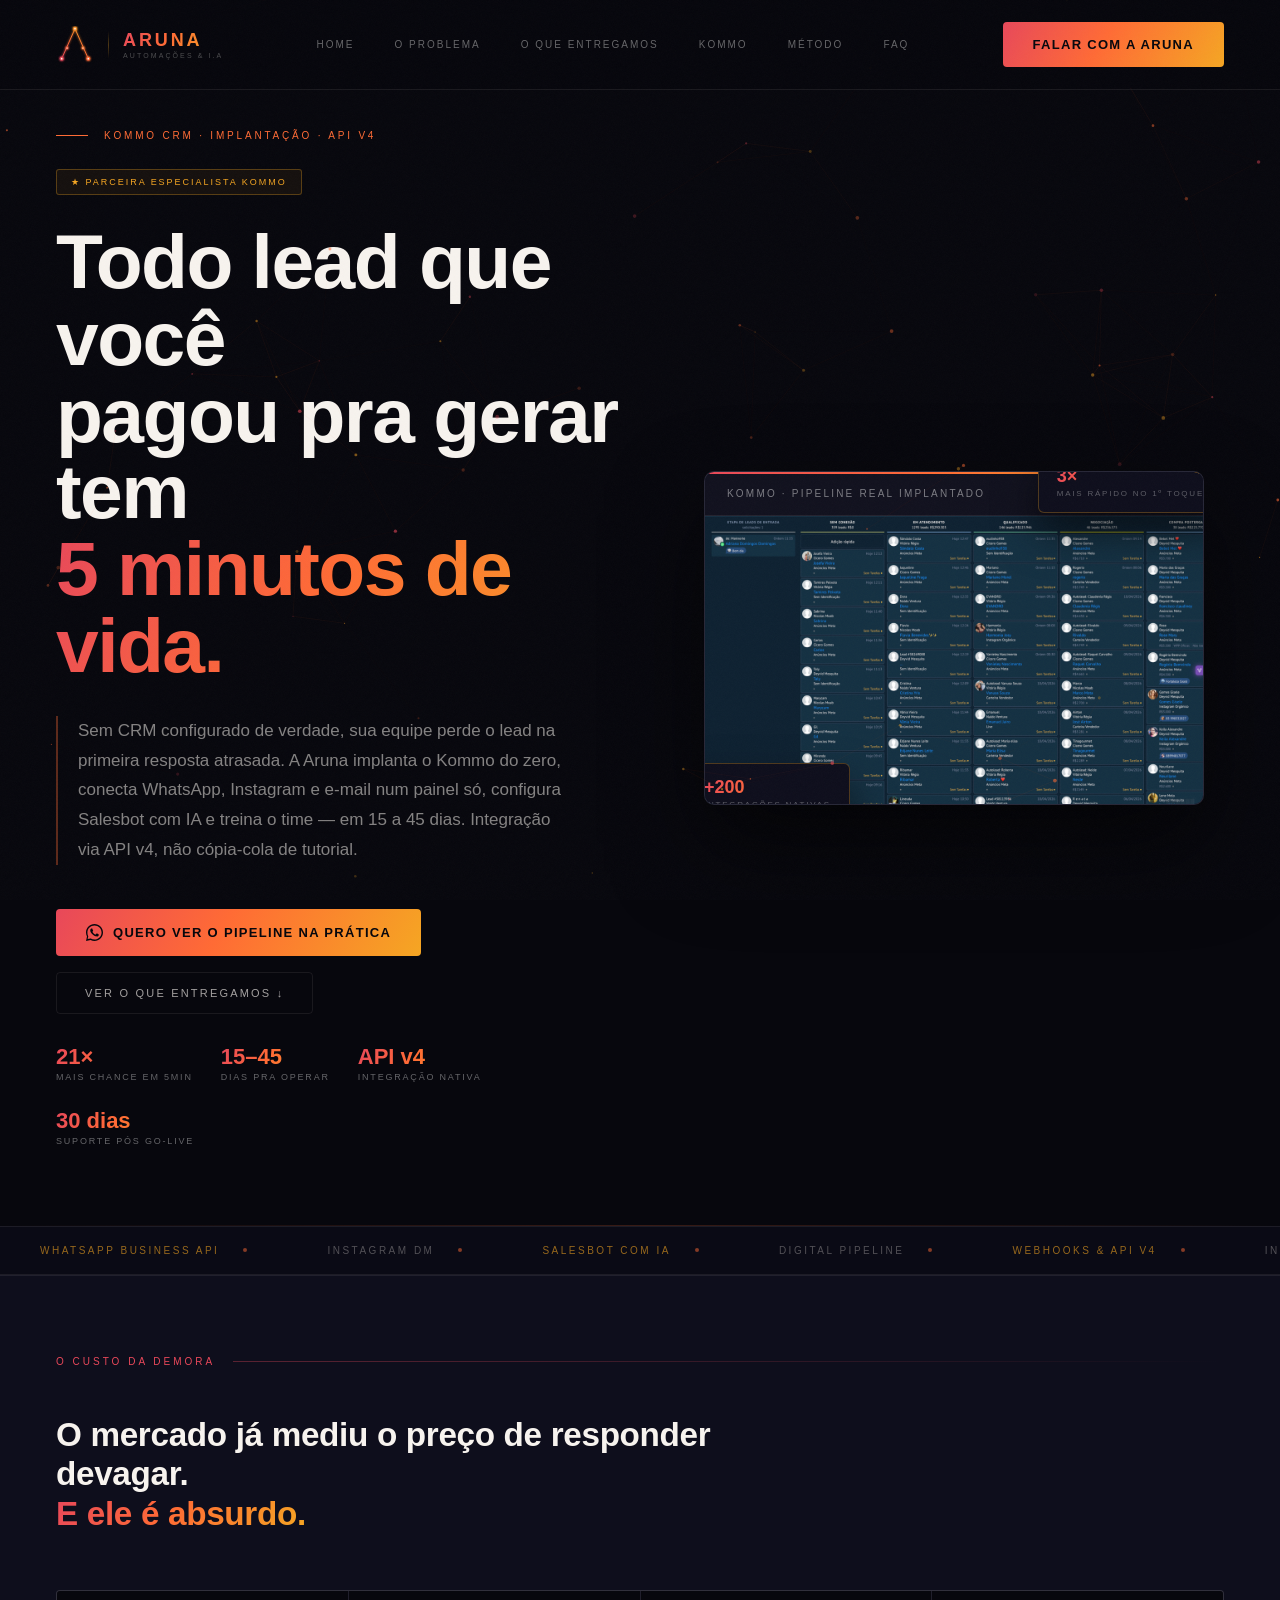
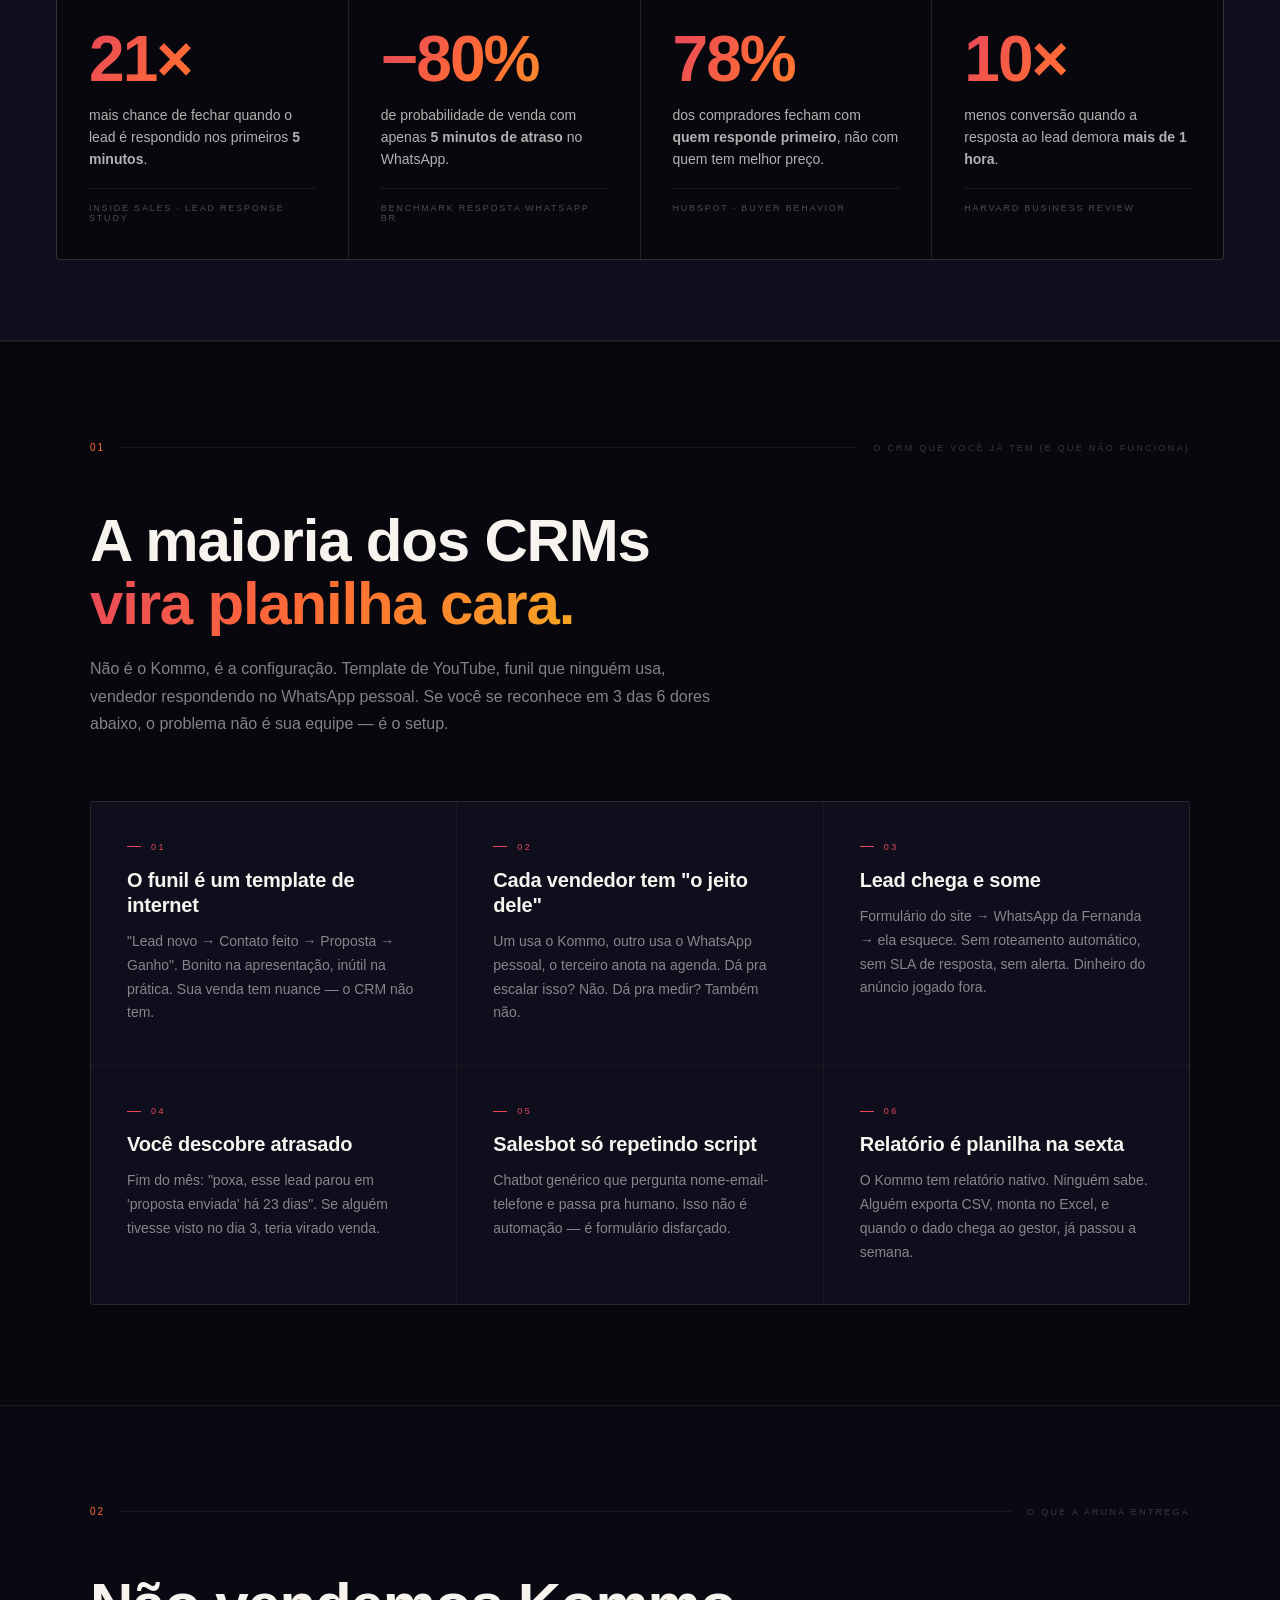
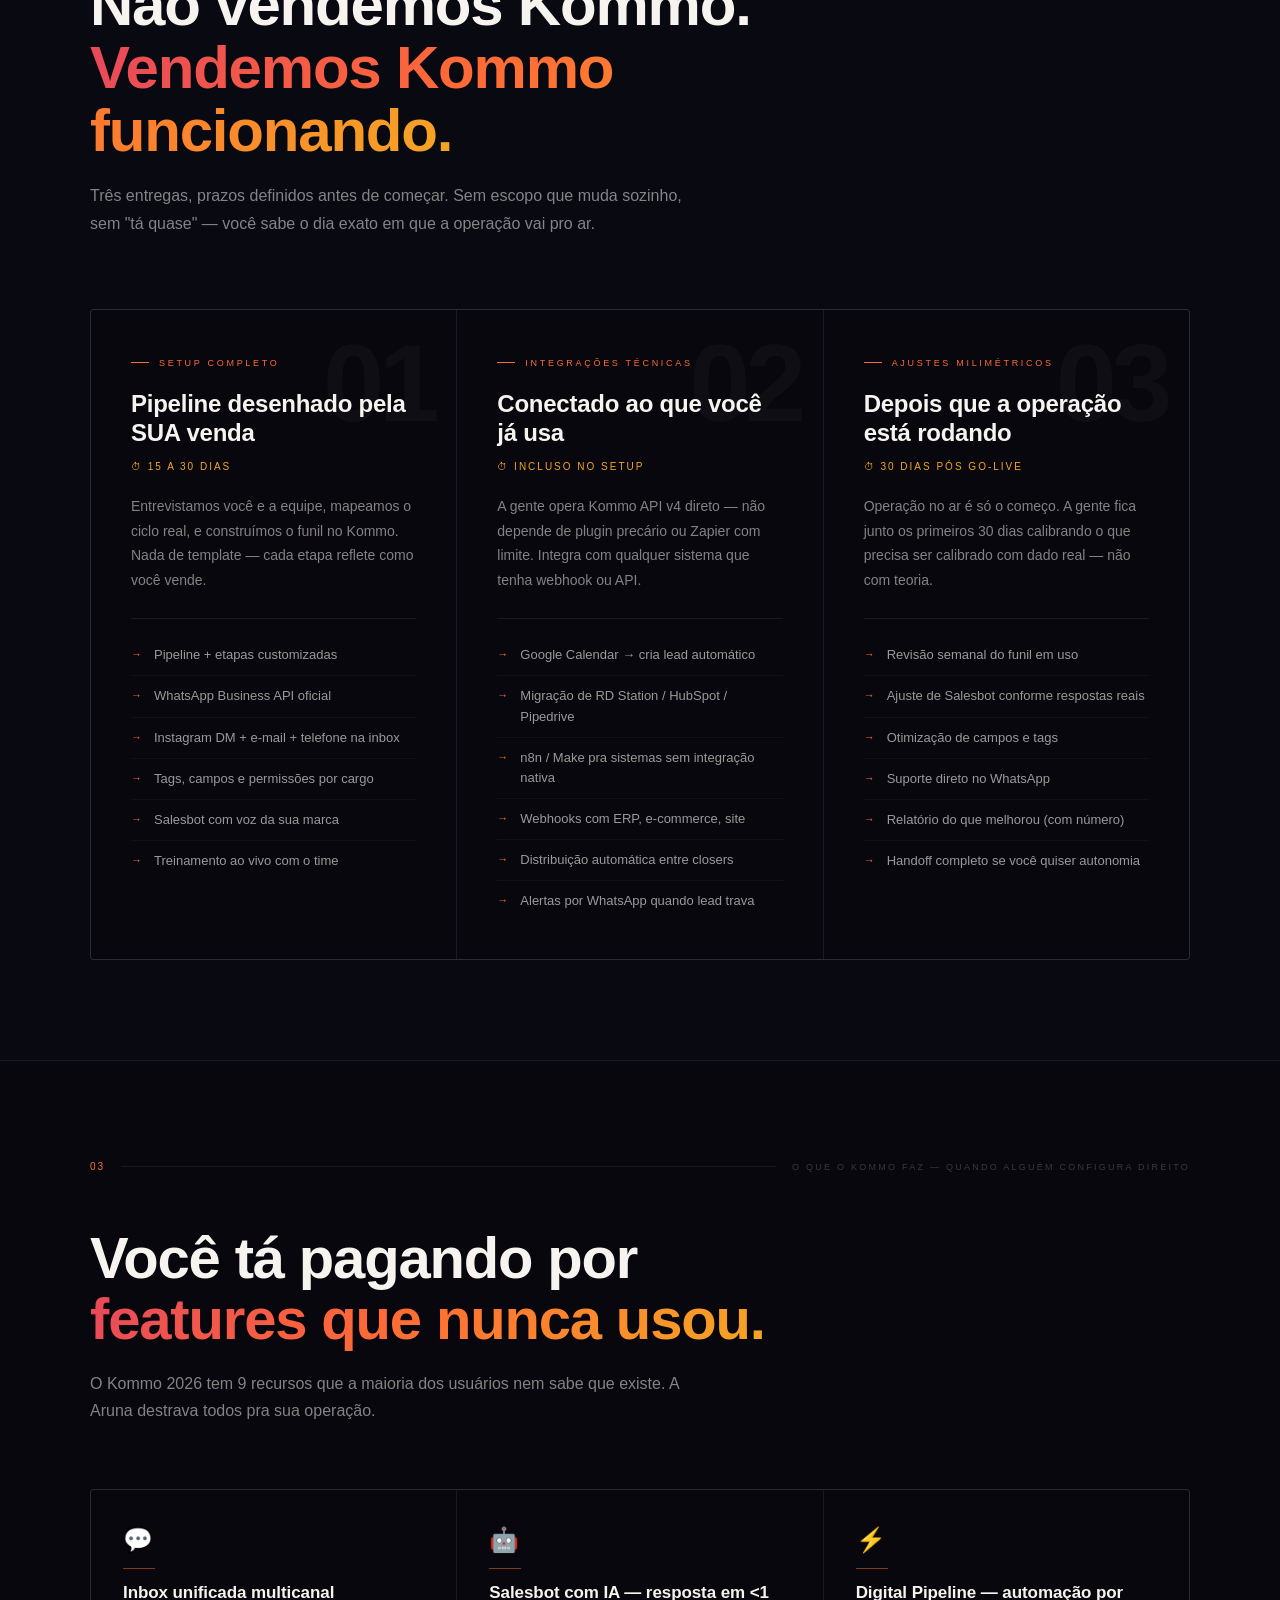
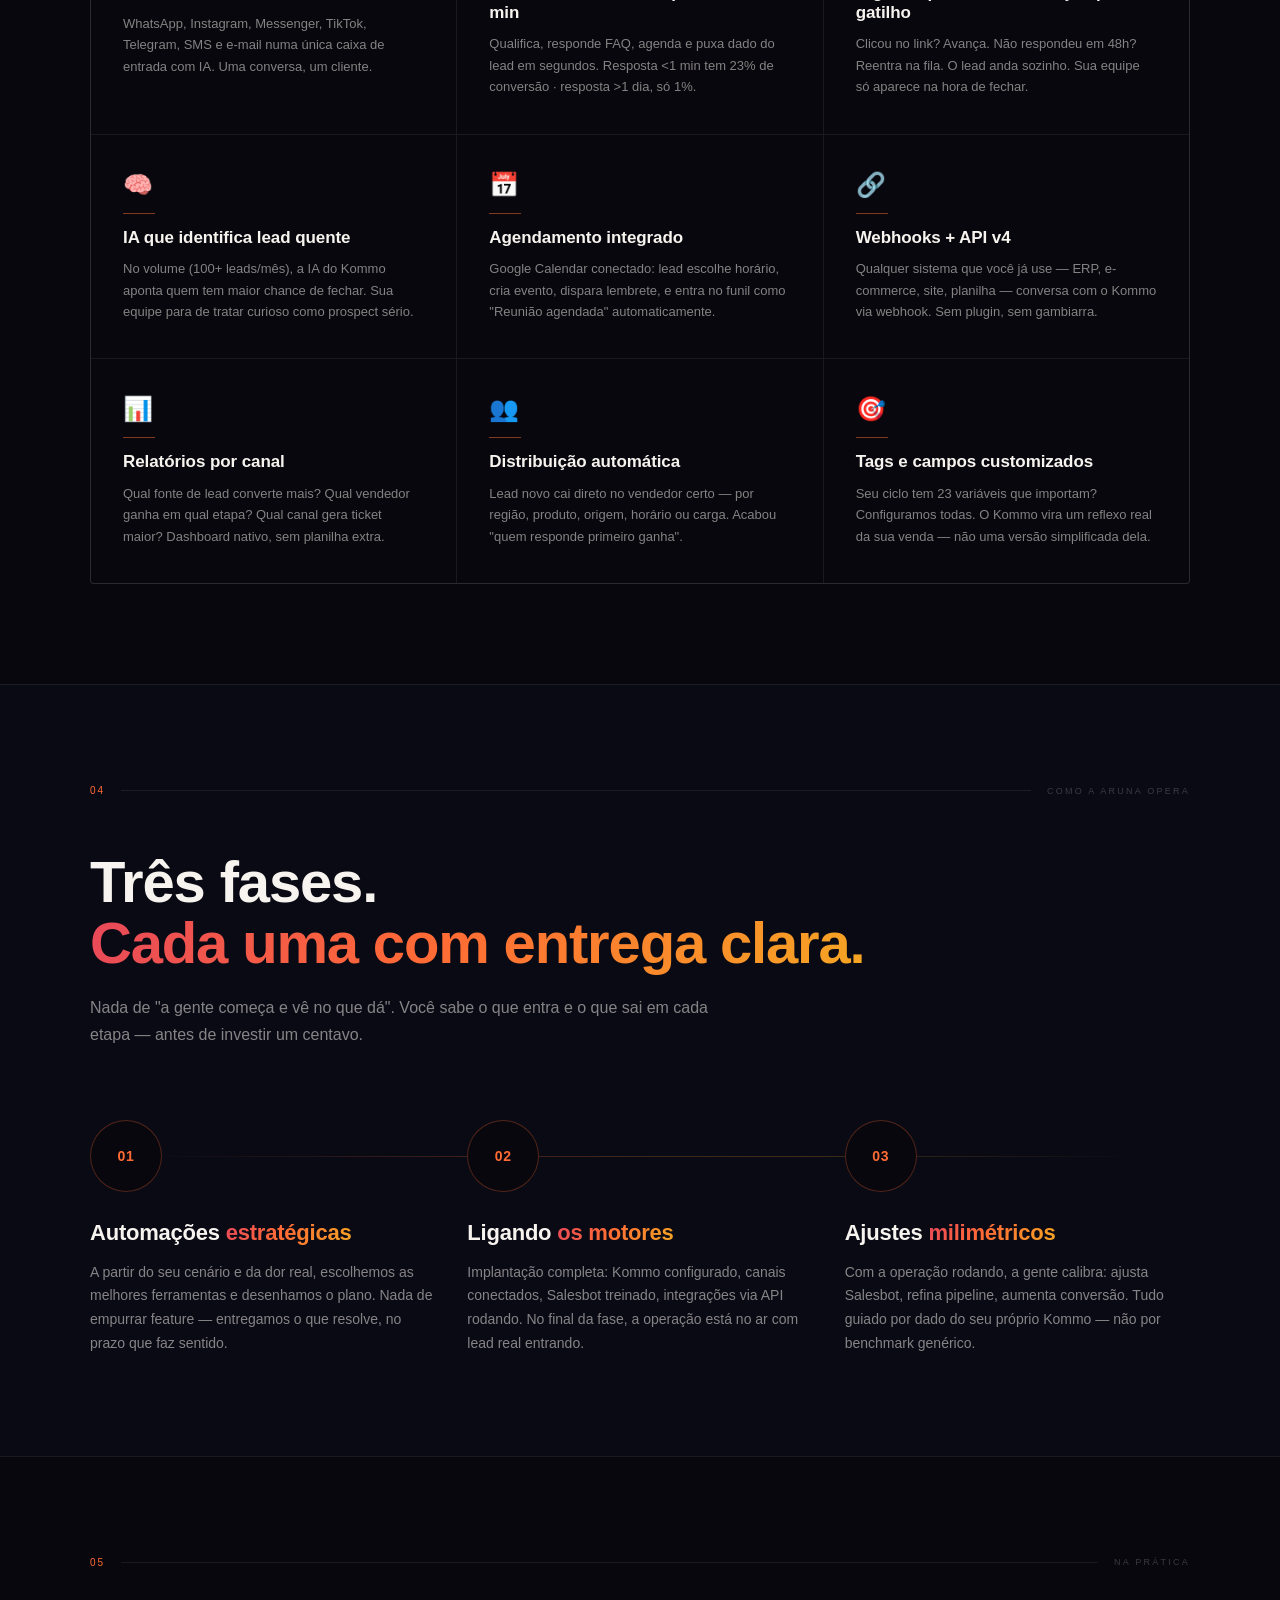
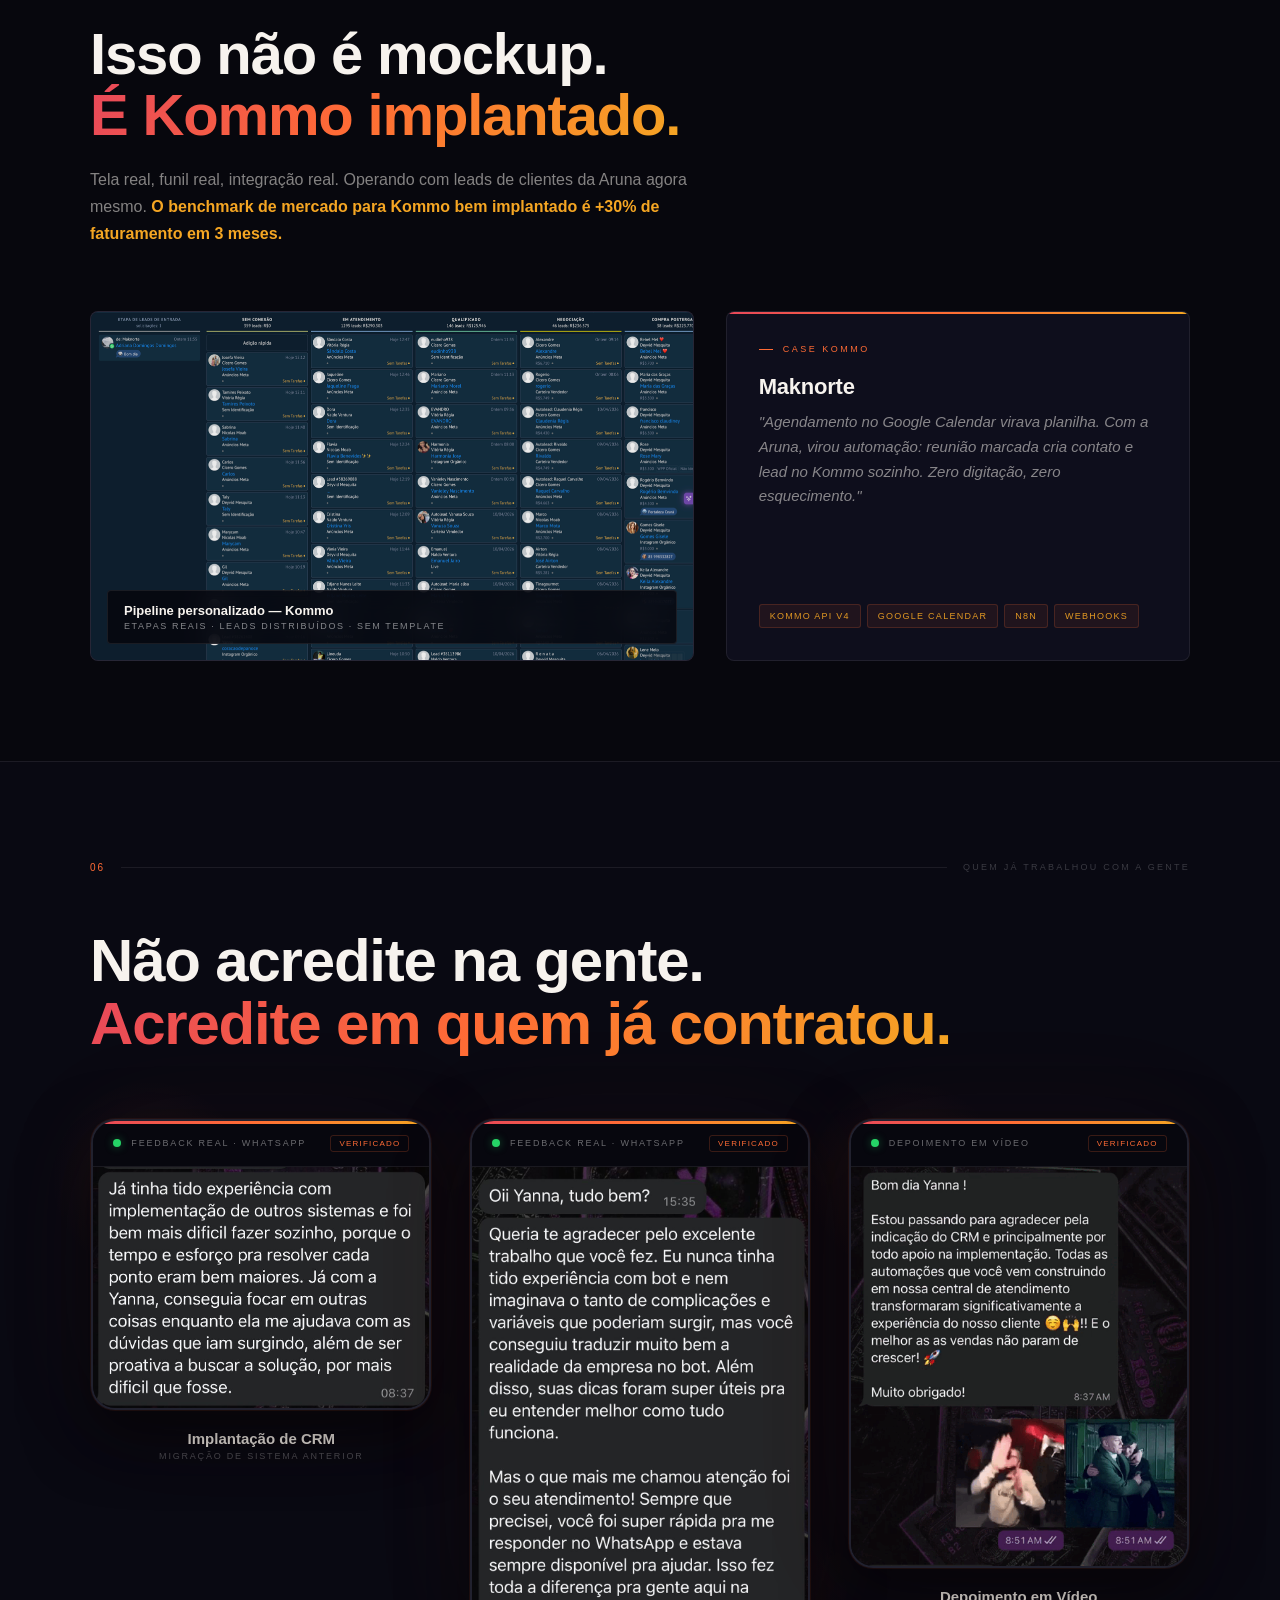
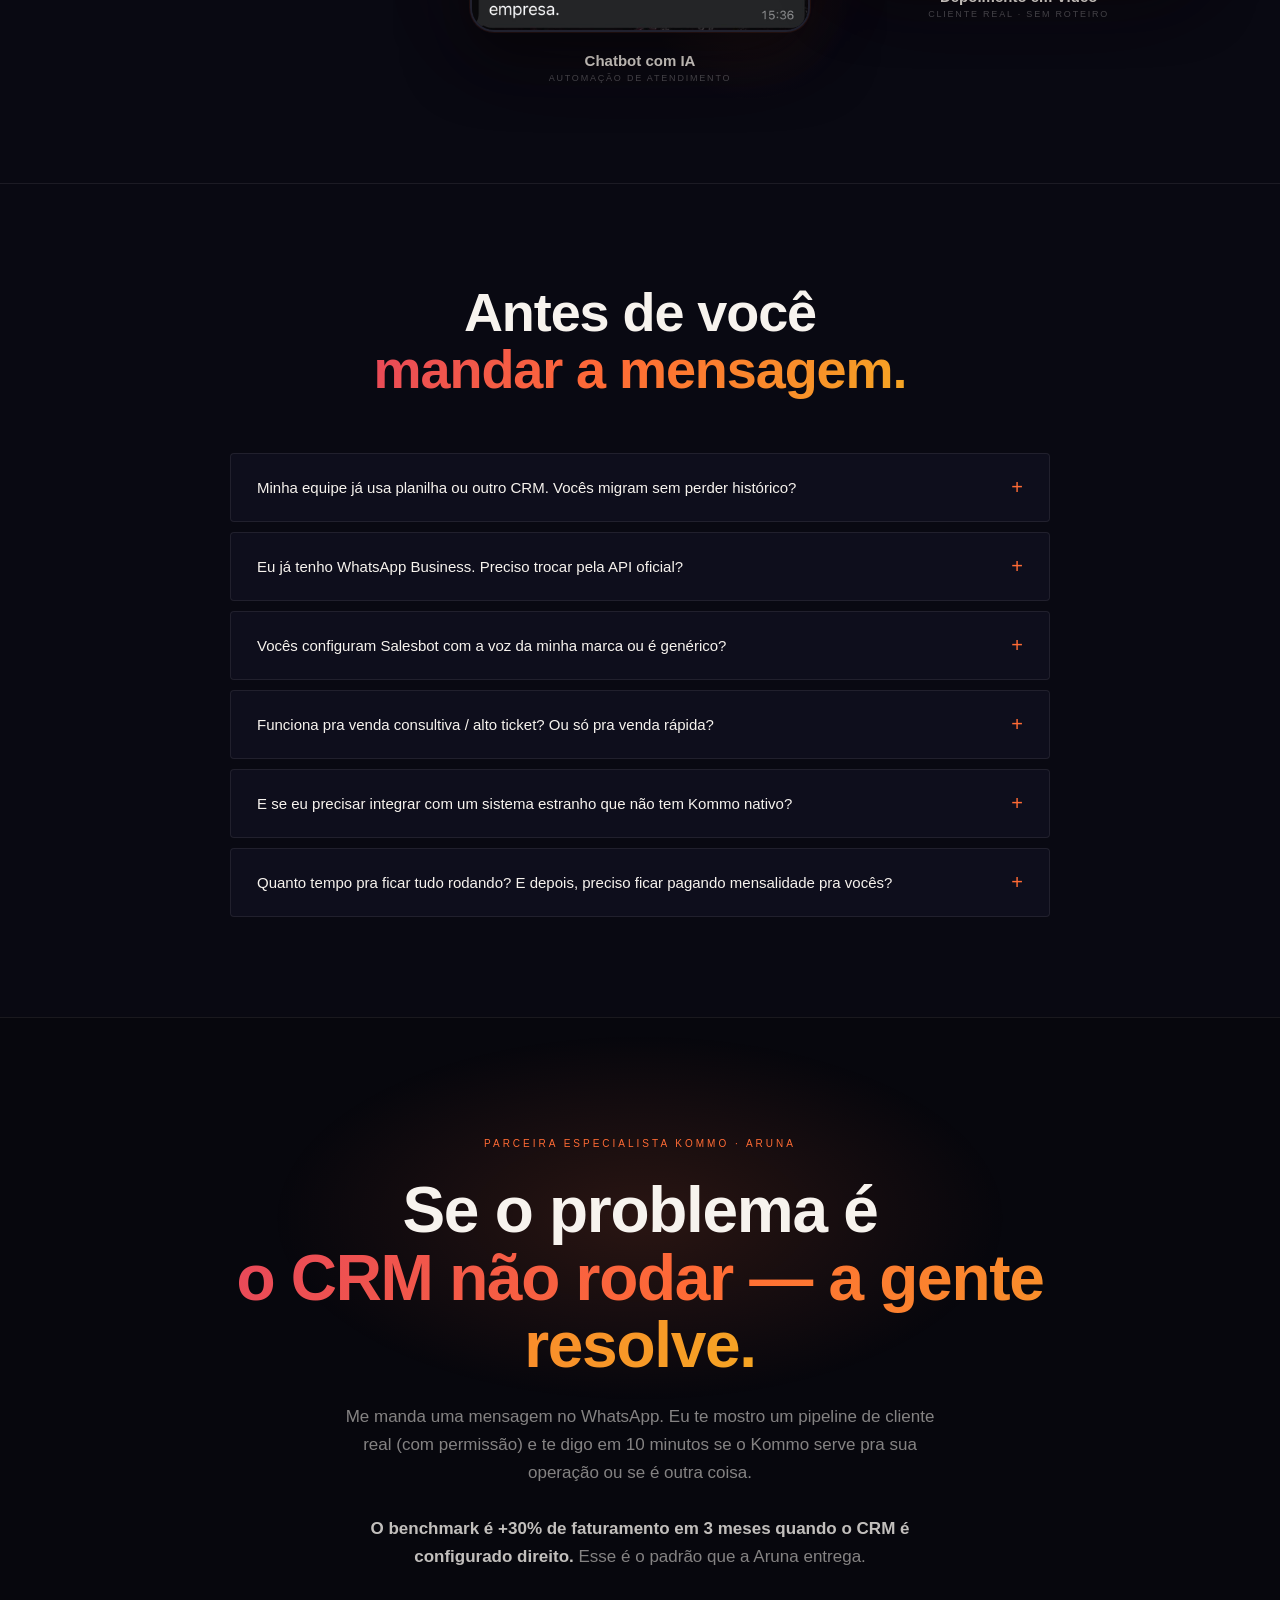
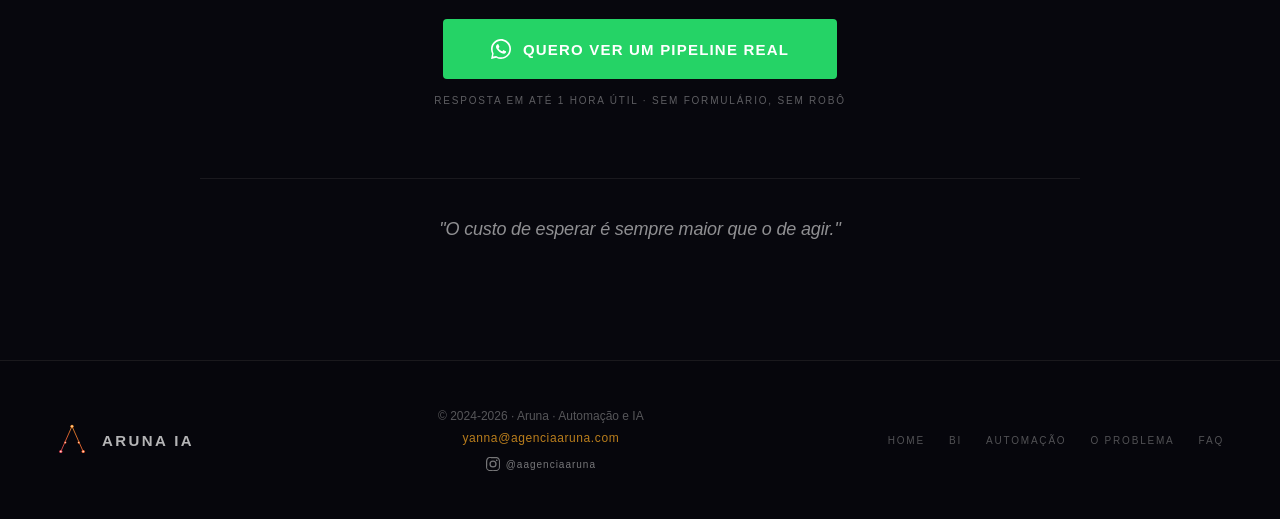
<file: kommo/index.html>
<!DOCTYPE html>
<html lang="pt-BR">
<head>
  <meta charset="UTF-8">
  <!-- Google Tag Manager Aruna, substituir GTM-PLACEHOLDER pelo ID real -->
  <script>(function(w,d,s,l,i){w[l]=w[l]||[];w[l].push({'gtm.start':
  new Date().getTime(),event:'gtm.js'});var f=d.getElementsByTagName(s)[0],
  j=d.createElement(s),dl=l!='dataLayer'?'&l='+l:'';j.async=true;j.src=
  'https://www.googletagmanager.com/gtm.js?id='+i+dl;f.parentNode.insertBefore(j,f);
  })(window,document,'script','dataLayer','GTM-PLACEHOLDER');</script>
  <meta name="viewport" content="width=device-width, initial-scale=1.0">
  <title>Kommo CRM pela Aruna — Implantação, automação e integração via API v4</title>
  <meta name="description" content="Parceira especialista Kommo. Implantamos CRM, conectamos canais, configuramos Salesbot e integramos com seu stack via API v4. Em 15 a 45 dias.">
  <link rel="icon" type="image/svg+xml" href="/favicon.svg">
  <meta property="og:type" content="website">
  <meta property="og:url" content="https://agenciaaruna.com/kommo/">
  <meta property="og:title" content="Kommo CRM pela Aruna — implantação que funciona">
  <meta property="og:description" content="Todo lead que você pagou pra gerar tem 5 minutos de vida. A Aruna implanta o Kommo do zero, conecta canais e treina o time em 15 a 45 dias.">
  <meta property="og:image" content="https://agenciaaruna.com/pipeline-kommo.png">
  <meta property="og:site_name" content="Agência Aruna">
  <meta property="og:locale" content="pt_BR">
  <meta name="twitter:card" content="summary_large_image">
  <link rel="preconnect" href="https://fonts.googleapis.com">
  <link rel="preconnect" href="https://api.fontshare.com">
  <link href="https://api.fontshare.com/v2/css?f[]=cabinet-grotesk@300,400,500,700,800&f[]=general-sans@400,500,600,700&display=swap" rel="stylesheet">
  <style>
    *, *::before, *::after { margin: 0; padding: 0; box-sizing: border-box; }
    :root {
      --coral:   #E8485A;
      --orange:  #FF6B35;
      --amber:   #F5A623;
      --dark:    #07070D;
      --dark-2:  #0E0E1C;
      --dark-3:  #151526;
      --light:   #F7F3EE;
      --muted:   rgba(247,243,238,0.52);
      --faint:   rgba(247,243,238,0.16);
      --rule:    rgba(247,243,238,0.08);
      --grad:    linear-gradient(120deg, var(--coral) 0%, var(--orange) 45%, var(--amber) 100%);
    }
    html { scroll-behavior: smooth; }
    body {
      background: var(--dark);
      color: var(--light);
      font-family: 'Cabinet Grotesk', sans-serif;
      overflow-x: hidden;
    }
    body::after {
      content: ''; position: fixed; inset: 0; z-index: 9999; pointer-events: none; opacity: 0.028;
      background-image: url("data:image/svg+xml,%3Csvg viewBox='0 0 512 512' xmlns='http://www.w3.org/2000/svg'%3E%3Cfilter id='n'%3E%3CfeTurbulence type='fractalNoise' baseFrequency='0.9' numOctaves='4' stitchTiles='stitch'/%3E%3C/filter%3E%3Crect width='100%25' height='100%25' filter='url(%23n)'/%3E%3C/svg%3E");
      background-size: 180px 180px;
    }
    .grad-text { background: var(--grad); -webkit-background-clip: text; -webkit-text-fill-color: transparent; background-clip: text; }

    /* ── BUTTONS ── */
    .btn-primary {
      display: inline-flex; align-items: center; gap: 10px;
      padding: 15px 30px; background: var(--grad); color: var(--dark);
      font-family: 'Cabinet Grotesk', sans-serif; font-weight: 700; font-size: 13px;
      letter-spacing: 0.1em; text-transform: uppercase;
      border: none; border-radius: 4px; cursor: pointer; text-decoration: none;
      transition: opacity .2s, transform .2s, box-shadow .2s;
    }
    .btn-primary:hover { opacity: .88; transform: translateY(-2px); box-shadow: 0 16px 40px rgba(255,107,53,.3); }
    .btn-ghost {
      display: inline-flex; align-items: center; gap: 8px;
      padding: 14px 28px; background: transparent; color: rgba(247,243,238,.65);
      font-family: 'General Sans', sans-serif; font-weight: 400; font-size: 11px;
      letter-spacing: 0.2em; text-transform: uppercase;
      border: 1px solid var(--rule); border-radius: 4px; cursor: pointer; text-decoration: none;
      transition: border-color .2s, color .2s;
    }
    .btn-ghost:hover { border-color: rgba(255,107,53,.4); color: var(--light); }
    .btn-whatsapp {
      display: inline-flex; align-items: center; gap: 12px;
      padding: 20px 48px; background: #25D366; color: #fff;
      font-family: 'Cabinet Grotesk', sans-serif; font-weight: 700; font-size: 15px;
      letter-spacing: 0.08em; text-transform: uppercase;
      border: none; border-radius: 4px; cursor: pointer; text-decoration: none;
      transition: opacity .2s, transform .2s, box-shadow .2s;
    }
    .btn-whatsapp:hover { opacity: .9; transform: translateY(-2px); box-shadow: 0 16px 48px rgba(37,211,102,.3); }
    .btn-whatsapp svg { width: 20px; height: 20px; fill: #fff; flex-shrink: 0; }

    /* ── CANVAS ── */
    #constellation-canvas { position: fixed; inset: 0; z-index: 50; pointer-events: none; opacity: 1; }

    /* ── NAV ── */
    nav {
      position: fixed; top: 0; left: 0; right: 0; z-index: 100;
      padding: 22px 56px; display: flex; align-items: center; justify-content: space-between;
      backdrop-filter: blur(24px); -webkit-backdrop-filter: blur(24px);
      background: rgba(7,7,13,.75); border-bottom: 1px solid var(--rule);
      transition: padding .3s;
    }
    nav.scrolled { padding: 15px 56px; }
    .nav-logo { display: flex; align-items: center; gap: 14px; text-decoration: none; }
    .nav-logo svg { width: 38px; height: 38px; }
    .nav-divider { width: 1px; height: 28px; background: linear-gradient(180deg, transparent, rgba(245,166,35,.3), transparent); }
    .nav-wordmark { display: flex; flex-direction: column; gap: 3px; }
    .nav-name {
      font-weight: 700; font-size: 18px; letter-spacing: .16em; line-height: 1;
      background: var(--grad); -webkit-background-clip: text; -webkit-text-fill-color: transparent; background-clip: text;
    }
    .nav-tag { font-family: 'General Sans', sans-serif; font-size: 7px; letter-spacing: .3em; color: rgba(255,255,255,.28); text-transform: uppercase; }
    .nav-links { display: flex; align-items: center; gap: 40px; }
    .nav-links a {
      font-family: 'General Sans', sans-serif; font-size: 10px;
      letter-spacing: .2em; text-transform: uppercase;
      color: rgba(255,255,255,.38); text-decoration: none; transition: color .2s;
    }
    .nav-links a:hover, .nav-links a.active { color: var(--amber); }

    /* ── HERO ── */
    .hero {
      position: relative; z-index: 1; min-height: 100vh;
      display: grid; grid-template-columns: 1fr 540px; gap: 0;
      align-items: center; padding: 130px 56px 80px; overflow: hidden;
    }
    .hero::before { content: ''; position: absolute; bottom: 0; left: 0; right: 0; height: 1px; background: linear-gradient(90deg, transparent, rgba(255,107,53,.2), transparent); }
    .hero-left { padding-right: 48px; display: flex; flex-direction: column; gap: 0; }
    .hero-kicker { display: flex; align-items: center; gap: 16px; margin-bottom: 28px; animation: fadeUp .7s both; }
    .hero-kicker-line { width: 32px; height: 1px; background: var(--orange); }
    .hero-kicker-text {
      font-family: 'General Sans', sans-serif; font-size: 10px; letter-spacing: .28em;
      text-transform: uppercase; color: var(--orange);
    }
    .hero-partner-tag {
      display: inline-flex; align-items: center; gap: 10px;
      padding: 7px 14px; border: 1px solid rgba(245,166,35,.3); border-radius: 3px;
      background: rgba(245,166,35,.06);
      font-family: 'General Sans', sans-serif; font-size: 9px; letter-spacing: .22em;
      text-transform: uppercase; color: var(--amber); margin-bottom: 28px; width: max-content;
      animation: fadeUp .7s .05s both;
    }
    .hero-title {
      font-size: clamp(46px, 6vw, 80px); font-weight: 700; line-height: 1.0;
      letter-spacing: -0.02em; margin-bottom: 32px; animation: fadeUp .7s .12s both;
    }
    .hero-title em {
      font-style: normal; display: block;
      background: var(--grad); -webkit-background-clip: text; -webkit-text-fill-color: transparent; background-clip: text;
    }
    .hero-sub {
      font-size: 17px; font-weight: 400; line-height: 1.75; color: var(--muted);
      max-width: 520px; margin-bottom: 44px;
      border-left: 2px solid rgba(255,107,53,.35); padding-left: 20px;
      animation: fadeUp .7s .24s both;
    }
    .hero-cta { display: flex; align-items: center; gap: 16px; flex-wrap: wrap; animation: fadeUp .7s .36s both; }
    .hero-trust {
      margin-top: 32px; display: flex; gap: 28px; flex-wrap: wrap;
      animation: fadeUp .7s .48s both;
    }
    .hero-trust-item {
      display: flex; flex-direction: column; gap: 4px;
    }
    .hero-trust-val {
      font-size: 22px; font-weight: 700; line-height: 1;
      background: var(--grad); -webkit-background-clip: text; -webkit-text-fill-color: transparent; background-clip: text;
    }
    .hero-trust-lab {
      font-family: 'General Sans', sans-serif; font-size: 9px; letter-spacing: .2em;
      text-transform: uppercase; color: rgba(255,255,255,.38);
    }

    .hero-right { position: relative; display: flex; align-items: center; justify-content: center; animation: fadeIn 1.2s .5s both; }
    .pipe-mock {
      width: 100%; max-width: 500px;
      border-radius: 10px; background: var(--dark-3);
      border: 1px solid rgba(255,255,255,.08);
      box-shadow: 0 40px 90px rgba(0,0,0,.6);
      overflow: hidden; position: relative;
    }
    .pipe-mock::before { content: ''; position: absolute; top: 0; left: 0; right: 0; height: 2px; background: var(--grad); }
    .pipe-mock-header {
      display: flex; align-items: center; justify-content: space-between;
      padding: 16px 22px; border-bottom: 1px solid var(--rule); background: rgba(0,0,0,.2);
    }
    .pipe-mock-title {
      font-family: 'General Sans', sans-serif; font-size: 10px; letter-spacing: .22em;
      color: rgba(255,255,255,.45); text-transform: uppercase;
    }
    .pipe-mock-dots { display: flex; gap: 5px; }
    .pipe-mock-dot { width: 7px; height: 7px; border-radius: 50%; }
    .pipe-mock-dot:nth-child(1) { background: var(--coral); }
    .pipe-mock-dot:nth-child(2) { background: var(--amber); }
    .pipe-mock-dot:nth-child(3) { background: rgba(255,255,255,.15); }
    .pipe-mock img { width: 100%; height: auto; display: block; }
    .pipe-float-badge {
      position: absolute; padding: 14px 18px;
      background: var(--dark-2); border: 1px solid rgba(245,166,35,.28);
      border-radius: 6px; box-shadow: 0 20px 40px rgba(0,0,0,.5);
    }
    .pipe-float-badge .fb-val {
      font-size: 18px; font-weight: 700; line-height: 1;
      background: var(--grad); -webkit-background-clip: text; -webkit-text-fill-color: transparent; background-clip: text;
    }
    .pipe-float-badge .fb-lab {
      font-family: 'General Sans', sans-serif; font-size: 8px; letter-spacing: .22em;
      color: rgba(255,255,255,.32); text-transform: uppercase; margin-top: 4px;
    }
    .pipe-badge-1 { top: -20px; right: -20px; }
    .pipe-badge-2 { bottom: -20px; left: -20px; }

    /* ── MARQUEE ── */
    .marquee-strip {
      position: relative; z-index: 1;
      border-top: 1px solid var(--rule); border-bottom: 1px solid var(--rule);
      padding: 18px 0; overflow: hidden; background: rgba(14,14,28,.6);
    }
    .marquee-track { display: flex; gap: 0; animation: marqueeScroll 32s linear infinite; width: max-content; }
    .marquee-track:hover { animation-play-state: paused; }
    @keyframes marqueeScroll { 0% { transform: translateX(0); } 100% { transform: translateX(-50%); } }
    .marquee-item {
      display: flex; align-items: center; gap: 24px; padding: 0 40px;
      font-family: 'General Sans', sans-serif; font-size: 10px; letter-spacing: .25em;
      text-transform: uppercase; color: rgba(247,243,238,.3); white-space: nowrap;
    }
    .marquee-dot { width: 4px; height: 4px; border-radius: 50%; background: var(--orange); opacity: .5; flex-shrink: 0; }
    .marquee-item.hi { color: rgba(245,166,35,.6); }

    /* ── STATS BELT ── */
    .stats-belt {
      padding: 80px 56px;
      background: var(--dark-2);
      border-top: 1px solid var(--rule);
      border-bottom: 1px solid var(--rule);
      position: relative; z-index: 2;
    }
    .stats-belt-inner { max-width: 1200px; margin: 0 auto; }
    .stats-belt-head {
      display: flex; align-items: center; gap: 18px; margin-bottom: 48px;
    }
    .stats-belt-eyebrow {
      font-family: 'General Sans', sans-serif; font-size: 10px; letter-spacing: .3em;
      color: var(--coral); text-transform: uppercase;
    }
    .stats-belt-rule { flex: 1; height: 1px; background: linear-gradient(90deg, rgba(232,72,90,.35), transparent); }
    .stats-belt-title {
      font-size: clamp(24px, 2.6vw, 34px); font-weight: 700; letter-spacing: -.01em;
      line-height: 1.2; margin-bottom: 56px; max-width: 780px;
    }
    .stats-belt-title em {
      font-style: normal;
      background: var(--grad); -webkit-background-clip: text; -webkit-text-fill-color: transparent; background-clip: text;
    }
    .stats-belt-grid {
      display: grid; grid-template-columns: repeat(4, 1fr); gap: 1px;
      border: 1px solid var(--rule); border-radius: 4px; overflow: hidden; background: var(--rule);
    }
    .stat-card {
      background: var(--dark); padding: 36px 32px;
      transition: background .3s; position: relative; overflow: hidden;
    }
    .stat-card::before {
      content: ''; position: absolute; bottom: 0; left: 0; right: 0; height: 2px;
      background: var(--grad); transform: scaleX(0); transform-origin: left; transition: transform .4s;
    }
    .stat-card:hover::before { transform: scaleX(1); }
    .stat-num {
      font-size: clamp(44px, 5vw, 68px); font-weight: 700; line-height: 1;
      letter-spacing: -.03em; margin-bottom: 14px;
      background: var(--grad); -webkit-background-clip: text; -webkit-text-fill-color: transparent; background-clip: text;
    }
    .stat-desc {
      font-size: 14px; color: rgba(247,243,238,.72); line-height: 1.55;
      margin-bottom: 18px; font-weight: 400;
    }
    .stat-source {
      font-family: 'General Sans', sans-serif; font-size: 9px; letter-spacing: .2em;
      color: rgba(255,255,255,.28); text-transform: uppercase;
      padding-top: 14px; border-top: 1px solid var(--rule);
    }

    /* ── SECTION COMMON ── */
    section { position: relative; z-index: 2; }
    .section-label { display: flex; align-items: center; gap: 16px; margin-bottom: 56px; }
    .section-label-num { font-family: 'General Sans', sans-serif; font-size: 10px; letter-spacing: .2em; color: var(--orange); text-transform: uppercase; }
    .section-label-rule { flex: 1; height: 1px; background: var(--rule); }
    .section-label-tag { font-family: 'General Sans', sans-serif; font-size: 9px; letter-spacing: .25em; color: rgba(255,255,255,.2); text-transform: uppercase; }

    /* ── PROBLEMA ── */
    .problema { padding: 100px 56px; border-top: 1px solid var(--rule); }
    .problema-inner { max-width: 1100px; margin: 0 auto; }
    .problema-head { margin-bottom: 64px; max-width: 780px; }
    .problema-title {
      font-size: clamp(36px, 5vw, 60px); font-weight: 700;
      line-height: 1.05; letter-spacing: -0.02em;
    }
    .problema-sub { margin-top: 20px; font-size: 16px; color: var(--muted); max-width: 620px; line-height: 1.7; }
    .problema-grid {
      display: grid; grid-template-columns: repeat(3, 1fr); gap: 1px;
      border: 1px solid var(--rule); border-radius: 4px; overflow: hidden; background: var(--rule);
    }
    .problema-card {
      background: var(--dark-2); padding: 40px 36px; position: relative; overflow: hidden;
      transition: background .3s;
    }
    .problema-card:hover { background: rgba(21,21,38,.95); }
    .problema-card-num {
      font-family: 'General Sans', sans-serif; font-size: 9px; letter-spacing: .28em;
      color: var(--coral); text-transform: uppercase; margin-bottom: 16px; display: flex; align-items: center; gap: 10px;
    }
    .problema-card-num::before { content: ''; display: block; width: 14px; height: 1px; background: var(--coral); }
    .problema-card-title {
      font-size: 20px; font-weight: 700; line-height: 1.25; margin-bottom: 12px; letter-spacing: -.01em;
    }
    .problema-card-desc { font-size: 14px; color: var(--muted); line-height: 1.7; }

    /* ── SOLUÇÃO ── */
    .solucao { padding: 100px 56px; border-top: 1px solid var(--rule); background: rgba(14,14,28,.4); }
    .solucao-inner { max-width: 1100px; margin: 0 auto; }
    .solucao-head { margin-bottom: 72px; max-width: 780px; }
    .solucao-title { font-size: clamp(36px, 5vw, 60px); font-weight: 700; line-height: 1.05; letter-spacing: -0.02em; }
    .solucao-sub { margin-top: 20px; font-size: 16px; color: var(--muted); max-width: 620px; line-height: 1.7; }
    .solucao-grid {
      display: grid; grid-template-columns: repeat(3, 1fr); gap: 1px;
      border: 1px solid var(--rule); border-radius: 4px; overflow: hidden; background: var(--rule);
    }
    .sol-card { background: var(--dark); padding: 48px 40px; position: relative; overflow: hidden; transition: background .3s; }
    .sol-card::before {
      content: ''; position: absolute; top: 0; left: 0; right: 0; height: 2px;
      background: var(--grad); transform: scaleX(0); transform-origin: left; transition: transform .4s;
    }
    .sol-card:hover::before { transform: scaleX(1); }
    .sol-big-num {
      font-family: 'Cabinet Grotesk', sans-serif; font-size: 110px; font-weight: 700;
      line-height: 1; color: rgba(255,255,255,.03);
      position: absolute; top: 18px; right: 22px; letter-spacing: -.05em;
      pointer-events: none; user-select: none;
    }
    .sol-label {
      font-family: 'General Sans', sans-serif; font-size: 9px; letter-spacing: .3em;
      text-transform: uppercase; color: var(--orange);
      margin-bottom: 22px; display: flex; align-items: center; gap: 10px;
    }
    .sol-label::before { content: ''; display: block; width: 18px; height: 1px; background: var(--orange); }
    .sol-title { font-size: 24px; font-weight: 700; letter-spacing: -.01em; line-height: 1.2; margin-bottom: 14px; }
    .sol-prazo {
      font-family: 'General Sans', sans-serif; font-size: 10px; letter-spacing: .2em;
      color: var(--amber); margin-bottom: 22px; text-transform: uppercase;
    }
    .sol-desc { font-size: 14px; color: var(--muted); line-height: 1.75; margin-bottom: 26px; border-bottom: 1px solid var(--rule); padding-bottom: 26px; }
    .sol-items { list-style: none; display: flex; flex-direction: column; gap: 10px; }
    .sol-items li {
      display: flex; align-items: flex-start; gap: 12px;
      font-size: 13px; color: rgba(247,243,238,.62); line-height: 1.55;
      padding-bottom: 10px; border-bottom: 1px solid rgba(255,255,255,.04);
    }
    .sol-items li:last-child { border-bottom: none; padding-bottom: 0; }
    .sol-items li .arrow {
      color: var(--orange); flex-shrink: 0; font-size: 11px; margin-top: 1px;
      font-family: 'General Sans', sans-serif;
    }

    /* ── FEATURES KOMMO ── */
    .features { padding: 100px 56px; border-top: 1px solid var(--rule); }
    .features-inner { max-width: 1100px; margin: 0 auto; }
    .features-head { margin-bottom: 64px; max-width: 780px; }
    .features-title { font-size: clamp(36px, 5vw, 58px); font-weight: 700; line-height: 1.05; letter-spacing: -0.02em; }
    .features-sub { margin-top: 20px; font-size: 16px; color: var(--muted); max-width: 620px; line-height: 1.7; }
    .features-grid {
      display: grid; grid-template-columns: repeat(3, 1fr); gap: 1px;
      border: 1px solid var(--rule); border-radius: 4px; overflow: hidden; background: var(--rule);
    }
    .feat-card {
      background: var(--dark); padding: 36px 32px; position: relative;
      transition: background .3s;
    }
    .feat-card:hover { background: rgba(14,14,28,.98); }
    .feat-icon { font-size: 24px; margin-bottom: 14px; display: block; }
    .feat-rule { width: 32px; height: 1px; background: var(--orange); margin-bottom: 14px; opacity: .5; }
    .feat-title { font-size: 17px; font-weight: 700; letter-spacing: -.005em; margin-bottom: 10px; line-height: 1.2; }
    .feat-desc { font-size: 13px; color: var(--muted); line-height: 1.65; }

    /* ── MÉTODO ARUNA ── */
    .metodo { padding: 100px 56px; border-top: 1px solid var(--rule); background: rgba(14,14,28,.6); }
    .metodo-inner { max-width: 1100px; margin: 0 auto; }
    .metodo-head { margin-bottom: 72px; max-width: 780px; }
    .metodo-title { font-size: clamp(36px, 5vw, 58px); font-weight: 700; line-height: 1.05; letter-spacing: -0.02em; }
    .metodo-sub { margin-top: 20px; font-size: 16px; color: var(--muted); max-width: 620px; line-height: 1.7; }
    .metodo-steps { display: grid; grid-template-columns: repeat(3, 1fr); gap: 32px; position: relative; }
    .metodo-steps::before {
      content: ''; position: absolute; top: 36px; left: 5%; right: 5%; height: 1px;
      background: linear-gradient(90deg, transparent, rgba(255,107,53,.22), rgba(245,166,35,.22), transparent);
    }
    .met-step { position: relative; padding-top: 0; }
    .met-step-num {
      display: flex; align-items: center; justify-content: center;
      width: 72px; height: 72px; border-radius: 50%;
      background: var(--dark); border: 1px solid rgba(255,107,53,.3);
      font-family: 'General Sans', sans-serif; font-size: 14px; font-weight: 700;
      color: var(--orange); letter-spacing: .05em;
      margin-bottom: 28px; position: relative; z-index: 2;
    }
    .met-step-title {
      font-size: 22px; font-weight: 700; line-height: 1.2; margin-bottom: 14px;
      letter-spacing: -.01em;
    }
    .met-step-title em {
      font-style: normal; background: var(--grad);
      -webkit-background-clip: text; -webkit-text-fill-color: transparent; background-clip: text;
    }
    .met-step-desc { font-size: 14px; color: var(--muted); line-height: 1.7; }

    /* ── PROVA ── */
    .prova { padding: 100px 56px; border-top: 1px solid var(--rule); }
    .prova-inner { max-width: 1100px; margin: 0 auto; }
    .prova-head { margin-bottom: 64px; max-width: 780px; }
    .prova-title { font-size: clamp(36px, 5vw, 58px); font-weight: 700; line-height: 1.05; letter-spacing: -0.02em; }
    .prova-sub { margin-top: 20px; font-size: 16px; color: var(--muted); max-width: 620px; line-height: 1.7; }
    .prova-grid { display: grid; grid-template-columns: 1.3fr 1fr; gap: 32px; }
    .prova-shot {
      position: relative; border-radius: 8px; overflow: hidden;
      background: var(--dark-3); border: 1px solid var(--rule);
    }
    .prova-shot img { width: 100%; height: auto; display: block; filter: brightness(.92); }
    .prova-shot-label {
      position: absolute; bottom: 16px; left: 16px; right: 16px;
      background: rgba(7,7,13,.85); backdrop-filter: blur(12px);
      padding: 12px 16px; border-radius: 4px; border: 1px solid var(--rule);
    }
    .prova-shot-label .psl-title {
      font-size: 13px; font-weight: 700; color: var(--light); margin-bottom: 3px;
    }
    .prova-shot-label .psl-desc {
      font-family: 'General Sans', sans-serif; font-size: 9px; letter-spacing: .18em;
      color: rgba(255,255,255,.5); text-transform: uppercase;
    }
    .prova-case {
      display: flex; flex-direction: column; justify-content: space-between;
      padding: 32px; background: var(--dark-2);
      border: 1px solid var(--rule); border-radius: 8px; position: relative; overflow: hidden;
    }
    .prova-case::before { content: ''; position: absolute; top: 0; left: 0; right: 0; height: 2px; background: var(--grad); }
    .case-tag {
      font-family: 'General Sans', sans-serif; font-size: 9px; letter-spacing: .28em;
      color: var(--orange); text-transform: uppercase; margin-bottom: 20px;
      display: flex; align-items: center; gap: 10px;
    }
    .case-tag::before { content: ''; display: block; width: 14px; height: 1px; background: var(--orange); }
    .case-cliente { font-size: 22px; font-weight: 700; margin-bottom: 10px; letter-spacing: -.01em; }
    .case-quote { font-size: 15px; color: var(--muted); line-height: 1.65; margin-bottom: 24px; font-style: italic; }
    .case-stack { display: flex; flex-wrap: wrap; gap: 6px; margin-top: auto; }
    .case-stack span {
      font-family: 'General Sans', sans-serif; font-size: 9px; letter-spacing: .14em;
      padding: 6px 10px; background: rgba(255,107,53,.08); border: 1px solid rgba(255,107,53,.18);
      color: rgba(245,166,35,.9); border-radius: 3px; text-transform: uppercase;
    }

    /* ── FAQ ── */
    .faq { padding: 100px 56px; border-top: 1px solid var(--rule); background: rgba(14,14,28,.4); }
    .faq-inner { max-width: 820px; margin: 0 auto; }
    .faq-head { margin-bottom: 56px; text-align: center; }
    .faq-title { font-size: clamp(36px, 5vw, 54px); font-weight: 700; line-height: 1.05; letter-spacing: -0.02em; }
    .faq-list { display: flex; flex-direction: column; gap: 10px; }
    .faq-item { border: 1px solid var(--rule); border-radius: 4px; overflow: hidden; background: var(--dark-2); transition: border-color .2s; }
    .faq-item.open { border-color: rgba(255,107,53,.28); }
    .faq-question {
      width: 100%; display: flex; align-items: center; justify-content: space-between;
      padding: 22px 26px; background: transparent; border: none;
      font-family: 'Cabinet Grotesk', sans-serif; font-size: 15px; font-weight: 500;
      color: var(--light); text-align: left; cursor: pointer;
    }
    .faq-arrow { color: var(--orange); font-size: 20px; transition: transform .3s; font-family: 'General Sans', sans-serif; }
    .faq-item.open .faq-arrow { transform: rotate(45deg); }
    .faq-answer { max-height: 0; overflow: hidden; transition: max-height .4s; }
    .faq-item.open .faq-answer { max-height: 500px; }
    .faq-answer-inner { padding: 0 26px 22px; font-size: 14px; color: var(--muted); line-height: 1.75; }

    /* ── CTA ── */
    .cta-section { padding: 120px 56px; border-top: 1px solid var(--rule); position: relative; overflow: hidden; text-align: center; }
    .cta-glow { position: absolute; top: 0; left: 50%; transform: translateX(-50%); width: 800px; height: 400px; background: radial-gradient(ellipse, rgba(255,107,53,.14), transparent 65%); pointer-events: none; }
    .cta-inner { max-width: 880px; margin: 0 auto; position: relative; }
    .cta-eyebrow {
      font-family: 'General Sans', sans-serif; font-size: 10px; letter-spacing: .3em;
      color: var(--orange); text-transform: uppercase; margin-bottom: 28px;
    }
    .cta-title { font-size: clamp(38px, 5vw, 66px); font-weight: 700; line-height: 1.05; letter-spacing: -0.02em; margin-bottom: 24px; }
    .cta-sub { font-size: 17px; color: var(--muted); line-height: 1.65; max-width: 620px; margin: 0 auto 48px; }
    .cta-action-note { margin-top: 16px; font-family: 'General Sans', sans-serif; font-size: 10px; letter-spacing: .18em; color: rgba(255,255,255,.35); text-transform: uppercase; }
    .cta-signature {
      margin-top: 72px; padding-top: 40px; border-top: 1px solid var(--rule);
      font-family: 'Cabinet Grotesk', sans-serif; font-weight: 300; font-style: italic;
      font-size: 18px; color: rgba(255,255,255,.55); letter-spacing: -.01em;
    }

    /* ── FOOTER ── */
    footer {
      border-top: 1px solid var(--rule); padding: 48px 56px;
      display: flex; align-items: center; justify-content: space-between; flex-wrap: wrap; gap: 24px;
      background: rgba(7,7,13,.6); position: relative; z-index: 2;
    }
    .footer-left { display: flex; align-items: center; gap: 14px; text-decoration: none; }
    .footer-left svg { width: 32px; height: 32px; }
    .footer-name { font-weight: 700; font-size: 15px; letter-spacing: .16em; color: rgba(255,255,255,.7); }
    .footer-center { display: flex; flex-direction: column; gap: 8px; align-items: center; font-size: 12px; }
    .footer-copy { color: rgba(255,255,255,.32); }
    .footer-email { color: rgba(245,166,35,.75); text-decoration: none; font-family: 'General Sans', sans-serif; letter-spacing: .05em; }
    .footer-social { display: flex; gap: 16px; margin-top: 4px; }
    .footer-social a { display: flex; align-items: center; gap: 6px; font-family: 'General Sans', sans-serif; font-size: 10px; color: rgba(255,255,255,.45); text-decoration: none; letter-spacing: .1em; }
    .footer-social svg { width: 14px; height: 14px; fill: rgba(255,255,255,.45); }
    .footer-links { display: flex; gap: 24px; flex-wrap: wrap; }
    .footer-links a { font-family: 'General Sans', sans-serif; font-size: 10px; color: rgba(255,255,255,.3); text-decoration: none; letter-spacing: .18em; text-transform: uppercase; }
    .footer-links a:hover { color: var(--amber); }

    /* ── REVEAL ── */
    .reveal { opacity: 0; transform: translateY(20px); transition: opacity .7s, transform .7s; }
    .reveal.visible { opacity: 1; transform: translateY(0); }
    .reveal-d1 { transition-delay: .1s; }
    .reveal-d2 { transition-delay: .2s; }
    .reveal-d3 { transition-delay: .3s; }
    .reveal-d4 { transition-delay: .4s; }

    @keyframes fadeUp { from { opacity: 0; transform: translateY(20px); } to { opacity: 1; transform: translateY(0); } }
    @keyframes fadeIn { from { opacity: 0; } to { opacity: 1; } }

    /* ── RESPONSIVE ── */
    @media (max-width: 960px) {
      .hero { grid-template-columns: 1fr; gap: 48px; padding: 110px 24px 60px; }
      .hero-left { padding-right: 0; }
      .problema, .solucao, .features, .metodo, .prova, .faq, .cta-section, .stats-belt { padding-left: 24px; padding-right: 24px; }
      .problema-grid, .solucao-grid, .features-grid { grid-template-columns: 1fr; }
      .stats-belt-grid { grid-template-columns: repeat(2, 1fr); }
      .metodo-steps { grid-template-columns: 1fr; gap: 48px; }
      .metodo-steps::before { display: none; }
      .prova-grid { grid-template-columns: 1fr; }
      nav { padding: 16px 24px; }
      .nav-links { display: none; }
      footer { padding: 32px 24px; }
    }
    @media (max-width: 560px) {
      .stats-belt-grid { grid-template-columns: 1fr; }
    }

    /* DEPOIMENTOS */
    .testimonials { padding: 100px 56px; border-top: 1px solid var(--rule); background: rgba(14,14,28,0.4); }
    .testimonials-inner { max-width: 1100px; margin: 0 auto; }
    .testimonials-head { margin-bottom: 64px; }
    .testimonials-title { font-size: clamp(36px, 5vw, 60px); font-weight: 700; line-height: 1.05; letter-spacing: -0.02em; }
    .testimonials-grid { display: grid; grid-template-columns: 1fr 1fr 1fr; gap: 36px; align-items: start; }
    .testimonial-card { position: relative; display: flex; flex-direction: column; align-items: center; }
    .testimonial-phone { position: relative; width: 100%; max-width: 340px; border-radius: 24px; overflow: hidden; background: var(--dark-2); border: 2px solid rgba(255,255,255,0.08); box-shadow: 0 0 0 1px rgba(255,107,53,0.08), 0 24px 64px rgba(0,0,0,0.6), 0 0 120px rgba(255,107,53,0.06); transition: transform 0.4s, box-shadow 0.4s; }
    .testimonial-phone:hover { transform: translateY(-6px); box-shadow: 0 0 0 1px rgba(255,107,53,0.15), 0 32px 80px rgba(0,0,0,0.7), 0 0 160px rgba(255,107,53,0.1); }
    .testimonial-phone::before { content: ''; position: absolute; top: 0; left: 0; right: 0; height: 3px; background: var(--grad); z-index: 2; }
    .testimonial-phone-header { padding: 14px 20px; background: rgba(7,7,13,0.9); border-bottom: 1px solid var(--rule); display: flex; align-items: center; gap: 10px; z-index: 1; position: relative; }
    .testimonial-phone-dot { width: 8px; height: 8px; border-radius: 50%; background: #25D366; box-shadow: 0 0 8px rgba(37,211,102,0.4); }
    .testimonial-phone-name { font-family: 'General Sans', sans-serif; font-size: 9px; letter-spacing: 0.2em; text-transform: uppercase; color: rgba(255,255,255,0.4); }
    .testimonial-phone-badge { margin-left: auto; font-family: 'General Sans', sans-serif; font-size: 8px; letter-spacing: 0.15em; text-transform: uppercase; color: var(--orange); padding: 3px 8px; border: 1px solid rgba(255,107,53,0.2); border-radius: 3px; }
    .testimonial-phone img { width: 100%; height: auto; display: block; }
    .testimonial-label { margin-top: 20px; text-align: center; }
    .testimonial-label-title { font-size: 15px; font-weight: 700; margin-bottom: 4px; }
    .testimonial-label-desc { font-family: 'General Sans', sans-serif; font-size: 9px; letter-spacing: 0.2em; color: rgba(255,255,255,0.28); text-transform: uppercase; }
    .testimonial-glow { position: absolute; width: 200px; height: 200px; border-radius: 50%; background: radial-gradient(circle, rgba(255,107,53,0.08) 0%, transparent 70%); pointer-events: none; z-index: -1; }
    .testimonial-glow-1 { top: -40px; left: -40px; }
    .testimonial-glow-2 { bottom: -20px; right: -40px; }
    @media (max-width: 900px) { .testimonials { padding: 80px 32px; } .testimonials-grid { grid-template-columns: 1fr 1fr; gap: 24px; } }
    @media (max-width: 600px) { .testimonials-grid { grid-template-columns: 1fr; } }
  </style>
  <!-- Meta Pixel Code -->
  <script>
    !function(f,b,e,v,n,t,s)
    {if(f.fbq)return;n=f.fbq=function(){n.callMethod?
    n.callMethod.apply(n,arguments):n.queue.push(arguments)};
    if(!f._fbq)f._fbq=n;n.push=n;n.loaded=!0;n.version='2.0';
    n.queue=[];t=b.createElement(e);t.async=!0;
    t.src=v;s=b.getElementsByTagName(e)[0];
    s.parentNode.insertBefore(t,s)}(window, document,'script',
    'https://connect.facebook.net/en_US/fbevents.js');
    fbq('init', '805389752641637');
    fbq('track', 'PageView');
  </script>

  <!-- Aruna Tracking Client (captura click IDs + redirecionador WhatsApp) -->
  <script src="https://aruna-atendimento.yanna-barbara.workers.dev/track.js" defer></script>
</head>
<body>
  <!-- Google Tag Manager (noscript) Aruna -->
  <noscript><iframe src="https://www.googletagmanager.com/ns.html?id=GTM-PLACEHOLDER"
  height="0" width="0" style="display:none;visibility:hidden"></iframe></noscript>
  <canvas id="constellation-canvas"></canvas>

  <!-- NAV -->
  <nav id="nav">
    <a href="/" class="nav-logo">
      <svg viewBox="0 0 100 100" fill="none" xmlns="http://www.w3.org/2000/svg">
        <defs>
          <linearGradient id="ng" x1="16" y1="86" x2="84" y2="6" gradientUnits="userSpaceOnUse">
            <stop offset="0%" stop-color="#E8485A"/><stop offset="45%" stop-color="#FF6B35"/><stop offset="100%" stop-color="#F5A623"/>
          </linearGradient>
          <filter id="ngl" x="-60%" y="-60%" width="220%" height="220%">
            <feGaussianBlur stdDeviation="2.5" result="blur"/><feMerge><feMergeNode in="blur"/><feMergeNode in="SourceGraphic"/></feMerge>
          </filter>
          <filter id="nngl" x="-120%" y="-120%" width="340%" height="340%">
            <feGaussianBlur stdDeviation="3" result="blur"/><feMerge><feMergeNode in="blur"/><feMergeNode in="blur"/><feMergeNode in="SourceGraphic"/></feMerge>
          </filter>
        </defs>
        <line x1="50" y1="7" x2="15" y2="86" stroke="url(#ng)" stroke-width="2.6" stroke-linecap="round" filter="url(#ngl)"/>
        <line x1="50" y1="7" x2="85" y2="86" stroke="url(#ng)" stroke-width="2.6" stroke-linecap="round" filter="url(#ngl)"/>
        <circle cx="50" cy="7"  r="5"   fill="url(#ng)" filter="url(#nngl)"/><circle cx="50" cy="7"  r="2.2" fill="#FFF4DE"/>
        <circle cx="15" cy="86" r="5"   fill="url(#ng)" filter="url(#nngl)"/><circle cx="15" cy="86" r="2.2" fill="#FFF4DE"/>
        <circle cx="85" cy="86" r="5"   fill="url(#ng)" filter="url(#nngl)"/><circle cx="85" cy="86" r="2.2" fill="#FFF4DE"/>
        <circle cx="29" cy="58" r="3.5" fill="url(#ng)" filter="url(#nngl)"/><circle cx="29" cy="58" r="1.6" fill="#FFF4DE"/>
        <circle cx="71" cy="58" r="3.5" fill="url(#ng)" filter="url(#nngl)"/><circle cx="71" cy="58" r="1.6" fill="#FFF4DE"/>
      </svg>
      <div class="nav-divider"></div>
      <div class="nav-wordmark">
        <div class="nav-name">ARUNA</div>
        <div class="nav-tag">Automações & I.A</div>
      </div>
    </a>
    <div class="nav-links">
      <a href="/">Home</a>
      <a href="#problema">O Problema</a>
      <a href="#solucao">O que entregamos</a>
      <a href="#features">Kommo</a>
      <a href="#metodo">Método</a>
      <a href="#faq">FAQ</a>
    </div>
    <a href="https://wa.me/5585920033627?text=Ol%C3%A1!%20Vim%20pela%20p%C3%A1gina%20de%20Kommo%20da%20Aruna" class="btn-primary">Falar com a Aruna</a>
  </nav>

  <!-- HERO -->
  <section class="hero" id="inicio">
    <div class="hero-left">
      <div class="hero-kicker">
        <div class="hero-kicker-line"></div>
        <span class="hero-kicker-text">Kommo CRM · Implantação · API v4</span>
      </div>
      <div class="hero-partner-tag">★ Parceira Especialista Kommo</div>
      <h1 class="hero-title">
        Todo lead que você<br>
        pagou pra gerar tem<br>
        <em>5 minutos de vida.</em>
      </h1>
      <p class="hero-sub">
        Sem CRM configurado de verdade, sua equipe perde o lead na primeira resposta atrasada.
        A Aruna implanta o Kommo do zero, conecta WhatsApp, Instagram e e-mail num painel só,
        configura Salesbot com IA e treina o time — em 15 a 45 dias. Integração via API v4, não cópia-cola de tutorial.
      </p>
      <div class="hero-cta">
        <a href="https://wa.me/5585920033627?text=Quero%20ver%20como%20a%20Aruna%20implanta%20o%20Kommo%20na%20minha%20opera%C3%A7%C3%A3o" class="btn-primary">
          <svg width="17" height="17" viewBox="0 0 24 24" fill="currentColor"><path d="M17.472 14.382c-.297-.149-1.758-.867-2.03-.967-.273-.099-.471-.148-.67.15-.197.297-.767.966-.94 1.164-.173.199-.347.223-.644.075-.297-.15-1.255-.463-2.39-1.475-.883-.788-1.48-1.761-1.653-2.059-.173-.297-.018-.458.13-.606.134-.133.298-.347.446-.52.149-.174.198-.298.298-.497.099-.198.05-.371-.025-.52-.075-.149-.669-1.612-.916-2.207-.242-.579-.487-.5-.669-.51-.173-.008-.371-.01-.57-.01-.198 0-.52.074-.792.372-.272.297-1.04 1.016-1.04 2.479 0 1.462 1.065 2.875 1.213 3.074.149.198 2.096 3.2 5.077 4.487.709.306 1.262.489 1.694.625.712.227 1.36.195 1.871.118.571-.085 1.758-.719 2.006-1.413.248-.694.248-1.289.173-1.413-.074-.124-.272-.198-.57-.347z"/><path d="M12 0C5.373 0 0 5.373 0 12c0 2.025.507 3.961 1.395 5.658L.057 23.882l6.362-1.312A11.942 11.942 0 0012 24c6.627 0 12-5.373 12-12S18.627 0 12 0zm0 22c-1.947 0-3.764-.528-5.321-1.438l-.38-.226-3.938.812.84-3.847-.249-.396A9.937 9.937 0 012 12C2 6.477 6.477 2 12 2s10 4.477 10 10-4.477 10-10 10z"/></svg>
          Quero ver o pipeline na prática
        </a>
        <a href="#solucao" class="btn-ghost">Ver o que entregamos ↓</a>
      </div>
      <div class="hero-trust">
        <div class="hero-trust-item">
          <div class="hero-trust-val">21×</div>
          <div class="hero-trust-lab">mais chance em 5min</div>
        </div>
        <div class="hero-trust-item">
          <div class="hero-trust-val">15–45</div>
          <div class="hero-trust-lab">dias pra operar</div>
        </div>
        <div class="hero-trust-item">
          <div class="hero-trust-val">API v4</div>
          <div class="hero-trust-lab">Integração nativa</div>
        </div>
        <div class="hero-trust-item">
          <div class="hero-trust-val">30 dias</div>
          <div class="hero-trust-lab">Suporte pós go-live</div>
        </div>
      </div>
    </div>

    <div class="hero-right">
      <div class="pipe-mock">
        <div class="pipe-mock-header">
          <span class="pipe-mock-title">Kommo · Pipeline real implantado</span>
          <div class="pipe-mock-dots">
            <div class="pipe-mock-dot"></div>
            <div class="pipe-mock-dot"></div>
            <div class="pipe-mock-dot"></div>
          </div>
        </div>
        <img src="pipeline.png?v=3" alt="Pipeline de vendas real configurado no Kommo pela Aruna">
        <div class="pipe-float-badge pipe-badge-1">
          <div class="fb-val">3×</div>
          <div class="fb-lab">mais rápido no 1º toque</div>
        </div>
        <div class="pipe-float-badge pipe-badge-2">
          <div class="fb-val">+200</div>
          <div class="fb-lab">integrações nativas</div>
        </div>
      </div>
    </div>
  </section>

  <!-- MARQUEE -->
  <div class="marquee-strip">
    <div class="marquee-track">
      <div class="marquee-item hi">WhatsApp Business API<span class="marquee-dot"></span></div>
      <div class="marquee-item">Instagram DM<span class="marquee-dot"></span></div>
      <div class="marquee-item hi">Salesbot com IA<span class="marquee-dot"></span></div>
      <div class="marquee-item">Digital Pipeline<span class="marquee-dot"></span></div>
      <div class="marquee-item hi">Webhooks &amp; API v4<span class="marquee-dot"></span></div>
      <div class="marquee-item">Inbox Unificada<span class="marquee-dot"></span></div>
      <div class="marquee-item hi">TikTok &amp; Telegram<span class="marquee-dot"></span></div>
      <div class="marquee-item">Agendamento Automático<span class="marquee-dot"></span></div>
      <div class="marquee-item hi">Tags &amp; Campos Customizados<span class="marquee-dot"></span></div>
      <div class="marquee-item">Distribuição de Leads<span class="marquee-dot"></span></div>
      <div class="marquee-item hi">Relatórios por Canal<span class="marquee-dot"></span></div>
      <div class="marquee-item">Integração n8n/Make<span class="marquee-dot"></span></div>
      <!-- duplicado pra loop sem corte -->
      <div class="marquee-item hi">WhatsApp Business API<span class="marquee-dot"></span></div>
      <div class="marquee-item">Instagram DM<span class="marquee-dot"></span></div>
      <div class="marquee-item hi">Salesbot com IA<span class="marquee-dot"></span></div>
      <div class="marquee-item">Digital Pipeline<span class="marquee-dot"></span></div>
      <div class="marquee-item hi">Webhooks &amp; API v4<span class="marquee-dot"></span></div>
      <div class="marquee-item">Inbox Unificada<span class="marquee-dot"></span></div>
      <div class="marquee-item hi">TikTok &amp; Telegram<span class="marquee-dot"></span></div>
      <div class="marquee-item">Agendamento Automático<span class="marquee-dot"></span></div>
      <div class="marquee-item hi">Tags &amp; Campos Customizados<span class="marquee-dot"></span></div>
      <div class="marquee-item">Distribuição de Leads<span class="marquee-dot"></span></div>
      <div class="marquee-item hi">Relatórios por Canal<span class="marquee-dot"></span></div>
      <div class="marquee-item">Integração n8n/Make<span class="marquee-dot"></span></div>
    </div>
  </div>

  <!-- STATS BELT — O CUSTO DA DEMORA -->
  <section class="stats-belt">
    <div class="stats-belt-inner">
      <div class="stats-belt-head reveal">
        <span class="stats-belt-eyebrow">O custo da demora</span>
        <div class="stats-belt-rule"></div>
      </div>
      <h2 class="stats-belt-title reveal reveal-d1">
        O mercado já mediu o preço de responder devagar.<br>
        <em>E ele é absurdo.</em>
      </h2>
      <div class="stats-belt-grid">
        <div class="stat-card reveal reveal-d1">
          <div class="stat-num">21×</div>
          <p class="stat-desc">mais chance de fechar quando o lead é respondido nos primeiros <strong>5 minutos</strong>.</p>
          <div class="stat-source">Inside Sales · Lead Response Study</div>
        </div>
        <div class="stat-card reveal reveal-d2">
          <div class="stat-num">−80%</div>
          <p class="stat-desc">de probabilidade de venda com apenas <strong>5 minutos de atraso</strong> no WhatsApp.</p>
          <div class="stat-source">Benchmark resposta WhatsApp BR</div>
        </div>
        <div class="stat-card reveal reveal-d3">
          <div class="stat-num">78%</div>
          <p class="stat-desc">dos compradores fecham com <strong>quem responde primeiro</strong>, não com quem tem melhor preço.</p>
          <div class="stat-source">HubSpot · Buyer Behavior</div>
        </div>
        <div class="stat-card reveal reveal-d4">
          <div class="stat-num">10×</div>
          <p class="stat-desc">menos conversão quando a resposta ao lead demora <strong>mais de 1 hora</strong>.</p>
          <div class="stat-source">Harvard Business Review</div>
        </div>
      </div>
    </div>
  </section>

  <!-- PROBLEMA -->
  <section class="problema" id="problema">
    <div class="problema-inner">
      <div class="section-label reveal">
        <span class="section-label-num">01</span>
        <div class="section-label-rule"></div>
        <span class="section-label-tag">O CRM que você já tem (e que não funciona)</span>
      </div>
      <div class="problema-head reveal reveal-d1">
        <h2 class="problema-title">
          A maioria dos CRMs<br>
          <span class="grad-text">vira planilha cara.</span>
        </h2>
        <p class="problema-sub">
          Não é o Kommo, é a configuração. Template de YouTube, funil que ninguém usa, vendedor respondendo no WhatsApp pessoal.
          Se você se reconhece em 3 das 6 dores abaixo, o problema não é sua equipe — é o setup.
        </p>
      </div>
      <div class="problema-grid">
        <div class="problema-card reveal reveal-d1">
          <div class="problema-card-num">01</div>
          <h3 class="problema-card-title">O funil é um template de internet</h3>
          <p class="problema-card-desc">
            "Lead novo → Contato feito → Proposta → Ganho". Bonito na apresentação, inútil na prática.
            Sua venda tem nuance — o CRM não tem.
          </p>
        </div>
        <div class="problema-card reveal reveal-d2">
          <div class="problema-card-num">02</div>
          <h3 class="problema-card-title">Cada vendedor tem "o jeito dele"</h3>
          <p class="problema-card-desc">
            Um usa o Kommo, outro usa o WhatsApp pessoal, o terceiro anota na agenda.
            Dá pra escalar isso? Não. Dá pra medir? Também não.
          </p>
        </div>
        <div class="problema-card reveal reveal-d3">
          <div class="problema-card-num">03</div>
          <h3 class="problema-card-title">Lead chega e some</h3>
          <p class="problema-card-desc">
            Formulário do site → WhatsApp da Fernanda → ela esquece.
            Sem roteamento automático, sem SLA de resposta, sem alerta. Dinheiro do anúncio jogado fora.
          </p>
        </div>
        <div class="problema-card reveal reveal-d1">
          <div class="problema-card-num">04</div>
          <h3 class="problema-card-title">Você descobre atrasado</h3>
          <p class="problema-card-desc">
            Fim do mês: "poxa, esse lead parou em 'proposta enviada' há 23 dias".
            Se alguém tivesse visto no dia 3, teria virado venda.
          </p>
        </div>
        <div class="problema-card reveal reveal-d2">
          <div class="problema-card-num">05</div>
          <h3 class="problema-card-title">Salesbot só repetindo script</h3>
          <p class="problema-card-desc">
            Chatbot genérico que pergunta nome-email-telefone e passa pra humano.
            Isso não é automação — é formulário disfarçado.
          </p>
        </div>
        <div class="problema-card reveal reveal-d3">
          <div class="problema-card-num">06</div>
          <h3 class="problema-card-title">Relatório é planilha na sexta</h3>
          <p class="problema-card-desc">
            O Kommo tem relatório nativo. Ninguém sabe. Alguém exporta CSV, monta no Excel,
            e quando o dado chega ao gestor, já passou a semana.
          </p>
        </div>
      </div>
    </div>
  </section>

  <!-- SOLUÇÃO -->
  <section class="solucao" id="solucao">
    <div class="solucao-inner">
      <div class="section-label reveal">
        <span class="section-label-num">02</span>
        <div class="section-label-rule"></div>
        <span class="section-label-tag">O que a Aruna entrega</span>
      </div>
      <div class="solucao-head reveal reveal-d1">
        <h2 class="solucao-title">
          Não vendemos Kommo.<br>
          <span class="grad-text">Vendemos Kommo funcionando.</span>
        </h2>
        <p class="solucao-sub">
          Três entregas, prazos definidos antes de começar. Sem escopo que muda sozinho,
          sem "tá quase" — você sabe o dia exato em que a operação vai pro ar.
        </p>
      </div>
      <div class="solucao-grid">
        <div class="sol-card reveal reveal-d1">
          <span class="sol-big-num">01</span>
          <div class="sol-label">Setup Completo</div>
          <h3 class="sol-title">Pipeline desenhado pela SUA venda</h3>
          <div class="sol-prazo">⏱ 15 a 30 dias</div>
          <p class="sol-desc">
            Entrevistamos você e a equipe, mapeamos o ciclo real, e construímos o funil no Kommo.
            Nada de template — cada etapa reflete como você vende.
          </p>
          <ul class="sol-items">
            <li><span class="arrow">→</span> Pipeline + etapas customizadas</li>
            <li><span class="arrow">→</span> WhatsApp Business API oficial</li>
            <li><span class="arrow">→</span> Instagram DM + e-mail + telefone na inbox</li>
            <li><span class="arrow">→</span> Tags, campos e permissões por cargo</li>
            <li><span class="arrow">→</span> Salesbot com voz da sua marca</li>
            <li><span class="arrow">→</span> Treinamento ao vivo com o time</li>
          </ul>
        </div>
        <div class="sol-card reveal reveal-d2">
          <span class="sol-big-num">02</span>
          <div class="sol-label">Integrações Técnicas</div>
          <h3 class="sol-title">Conectado ao que você já usa</h3>
          <div class="sol-prazo">⏱ Incluso no setup</div>
          <p class="sol-desc">
            A gente opera Kommo API v4 direto — não depende de plugin precário ou Zapier com limite.
            Integra com qualquer sistema que tenha webhook ou API.
          </p>
          <ul class="sol-items">
            <li><span class="arrow">→</span> Google Calendar → cria lead automático</li>
            <li><span class="arrow">→</span> Migração de RD Station / HubSpot / Pipedrive</li>
            <li><span class="arrow">→</span> n8n / Make pra sistemas sem integração nativa</li>
            <li><span class="arrow">→</span> Webhooks com ERP, e-commerce, site</li>
            <li><span class="arrow">→</span> Distribuição automática entre closers</li>
            <li><span class="arrow">→</span> Alertas por WhatsApp quando lead trava</li>
          </ul>
        </div>
        <div class="sol-card reveal reveal-d3">
          <span class="sol-big-num">03</span>
          <div class="sol-label">Ajustes Milimétricos</div>
          <h3 class="sol-title">Depois que a operação está rodando</h3>
          <div class="sol-prazo">⏱ 30 dias pós go-live</div>
          <p class="sol-desc">
            Operação no ar é só o começo. A gente fica junto os primeiros 30 dias calibrando o que
            precisa ser calibrado com dado real — não com teoria.
          </p>
          <ul class="sol-items">
            <li><span class="arrow">→</span> Revisão semanal do funil em uso</li>
            <li><span class="arrow">→</span> Ajuste de Salesbot conforme respostas reais</li>
            <li><span class="arrow">→</span> Otimização de campos e tags</li>
            <li><span class="arrow">→</span> Suporte direto no WhatsApp</li>
            <li><span class="arrow">→</span> Relatório do que melhorou (com número)</li>
            <li><span class="arrow">→</span> Handoff completo se você quiser autonomia</li>
          </ul>
        </div>
      </div>
    </div>
  </section>

  <!-- FEATURES DO KOMMO -->
  <section class="features" id="features">
    <div class="features-inner">
      <div class="section-label reveal">
        <span class="section-label-num">03</span>
        <div class="section-label-rule"></div>
        <span class="section-label-tag">O que o Kommo faz — quando alguém configura direito</span>
      </div>
      <div class="features-head reveal reveal-d1">
        <h2 class="features-title">
          Você tá pagando por<br>
          <span class="grad-text">features que nunca usou.</span>
        </h2>
        <p class="features-sub">
          O Kommo 2026 tem 9 recursos que a maioria dos usuários nem sabe que existe.
          A Aruna destrava todos pra sua operação.
        </p>
      </div>
      <div class="features-grid">
        <div class="feat-card reveal reveal-d1">
          <span class="feat-icon">💬</span>
          <div class="feat-rule"></div>
          <div class="feat-title">Inbox unificada multicanal</div>
          <p class="feat-desc">WhatsApp, Instagram, Messenger, TikTok, Telegram, SMS e e-mail numa única caixa de entrada com IA. Uma conversa, um cliente.</p>
        </div>
        <div class="feat-card reveal reveal-d2">
          <span class="feat-icon">🤖</span>
          <div class="feat-rule"></div>
          <div class="feat-title">Salesbot com IA — resposta em &lt;1 min</div>
          <p class="feat-desc">Qualifica, responde FAQ, agenda e puxa dado do lead em segundos. Resposta &lt;1 min tem 23% de conversão · resposta &gt;1 dia, só 1%.</p>
        </div>
        <div class="feat-card reveal reveal-d3">
          <span class="feat-icon">⚡</span>
          <div class="feat-rule"></div>
          <div class="feat-title">Digital Pipeline — automação por gatilho</div>
          <p class="feat-desc">Clicou no link? Avança. Não respondeu em 48h? Reentra na fila. O lead anda sozinho. Sua equipe só aparece na hora de fechar.</p>
        </div>
        <div class="feat-card reveal reveal-d1">
          <span class="feat-icon">🧠</span>
          <div class="feat-rule"></div>
          <div class="feat-title">IA que identifica lead quente</div>
          <p class="feat-desc">No volume (100+ leads/mês), a IA do Kommo aponta quem tem maior chance de fechar. Sua equipe para de tratar curioso como prospect sério.</p>
        </div>
        <div class="feat-card reveal reveal-d2">
          <span class="feat-icon">📅</span>
          <div class="feat-rule"></div>
          <div class="feat-title">Agendamento integrado</div>
          <p class="feat-desc">Google Calendar conectado: lead escolhe horário, cria evento, dispara lembrete, e entra no funil como "Reunião agendada" automaticamente.</p>
        </div>
        <div class="feat-card reveal reveal-d3">
          <span class="feat-icon">🔗</span>
          <div class="feat-rule"></div>
          <div class="feat-title">Webhooks + API v4</div>
          <p class="feat-desc">Qualquer sistema que você já use — ERP, e-commerce, site, planilha — conversa com o Kommo via webhook. Sem plugin, sem gambiarra.</p>
        </div>
        <div class="feat-card reveal reveal-d1">
          <span class="feat-icon">📊</span>
          <div class="feat-rule"></div>
          <div class="feat-title">Relatórios por canal</div>
          <p class="feat-desc">Qual fonte de lead converte mais? Qual vendedor ganha em qual etapa? Qual canal gera ticket maior? Dashboard nativo, sem planilha extra.</p>
        </div>
        <div class="feat-card reveal reveal-d2">
          <span class="feat-icon">👥</span>
          <div class="feat-rule"></div>
          <div class="feat-title">Distribuição automática</div>
          <p class="feat-desc">Lead novo cai direto no vendedor certo — por região, produto, origem, horário ou carga. Acabou "quem responde primeiro ganha".</p>
        </div>
        <div class="feat-card reveal reveal-d3">
          <span class="feat-icon">🎯</span>
          <div class="feat-rule"></div>
          <div class="feat-title">Tags e campos customizados</div>
          <p class="feat-desc">Seu ciclo tem 23 variáveis que importam? Configuramos todas. O Kommo vira um reflexo real da sua venda — não uma versão simplificada dela.</p>
        </div>
      </div>
    </div>
  </section>

  <!-- MÉTODO ARUNA -->
  <section class="metodo" id="metodo">
    <div class="metodo-inner">
      <div class="section-label reveal">
        <span class="section-label-num">04</span>
        <div class="section-label-rule"></div>
        <span class="section-label-tag">Como a Aruna opera</span>
      </div>
      <div class="metodo-head reveal reveal-d1">
        <h2 class="metodo-title">
          Três fases.<br>
          <span class="grad-text">Cada uma com entrega clara.</span>
        </h2>
        <p class="metodo-sub">
          Nada de "a gente começa e vê no que dá". Você sabe o que entra e o que sai em cada etapa —
          antes de investir um centavo.
        </p>
      </div>
      <div class="metodo-steps">
        <div class="met-step reveal reveal-d1">
          <div class="met-step-num">01</div>
          <h3 class="met-step-title">Automações <em>estratégicas</em></h3>
          <p class="met-step-desc">
            A partir do seu cenário e da dor real, escolhemos as melhores ferramentas e desenhamos o plano.
            Nada de empurrar feature — entregamos o que resolve, no prazo que faz sentido.
          </p>
        </div>
        <div class="met-step reveal reveal-d2">
          <div class="met-step-num">02</div>
          <h3 class="met-step-title">Ligando <em>os motores</em></h3>
          <p class="met-step-desc">
            Implantação completa: Kommo configurado, canais conectados, Salesbot treinado,
            integrações via API rodando. No final da fase, a operação está no ar com lead real entrando.
          </p>
        </div>
        <div class="met-step reveal reveal-d3">
          <div class="met-step-num">03</div>
          <h3 class="met-step-title">Ajustes <em>milimétricos</em></h3>
          <p class="met-step-desc">
            Com a operação rodando, a gente calibra: ajusta Salesbot, refina pipeline, aumenta conversão.
            Tudo guiado por dado do seu próprio Kommo — não por benchmark genérico.
          </p>
        </div>
      </div>
    </div>
  </section>

  <!-- PROVA -->
  <section class="prova" id="prova">
    <div class="prova-inner">
      <div class="section-label reveal">
        <span class="section-label-num">05</span>
        <div class="section-label-rule"></div>
        <span class="section-label-tag">Na prática</span>
      </div>
      <div class="prova-head reveal reveal-d1">
        <h2 class="prova-title">
          Isso não é mockup.<br>
          <span class="grad-text">É Kommo implantado.</span>
        </h2>
        <p class="prova-sub">
          Tela real, funil real, integração real. Operando com leads de clientes da Aruna agora mesmo.
          <strong style="color:var(--amber);">O benchmark de mercado para Kommo bem implantado é +30% de faturamento em 3 meses.</strong>
        </p>
      </div>
      <div class="prova-grid">
        <div class="prova-shot reveal reveal-d1">
          <img src="pipeline.png?v=3" alt="Pipeline real no Kommo — etapas customizadas e leads organizados por estágio">
          <div class="prova-shot-label">
            <div class="psl-title">Pipeline personalizado — Kommo</div>
            <div class="psl-desc">Etapas reais · leads distribuídos · sem template</div>
          </div>
        </div>
        <div class="prova-case reveal reveal-d2">
          <div class="case-tag">Case Kommo</div>
          <div class="case-cliente">Maknorte</div>
          <p class="case-quote">
            "Agendamento no Google Calendar virava planilha. Com a Aruna, virou automação:
            reunião marcada cria contato e lead no Kommo sozinho. Zero digitação, zero esquecimento."
          </p>
          <div class="case-stack">
            <span>Kommo API v4</span>
            <span>Google Calendar</span>
            <span>n8n</span>
            <span>Webhooks</span>
          </div>
        </div>
      </div>
    </div>
  </section>

  <!-- DEPOIMENTOS -->
  <section class="testimonials" id="depoimentos">
    <div class="testimonials-inner">
      <div class="section-label reveal">
        <span class="section-label-num">06</span>
        <div class="section-label-rule"></div>
        <span class="section-label-tag">Quem já trabalhou com a gente</span>
      </div>
      <div class="testimonials-head reveal reveal-d1">
        <h2 class="testimonials-title">
          Não acredite na gente.<br><span class="grad-text">Acredite em quem já contratou.</span>
        </h2>
      </div>
      <div class="testimonials-grid">
        <div class="testimonial-card reveal reveal-d1">
          <div class="testimonial-glow testimonial-glow-1"></div>
          <div class="testimonial-phone">
            <div class="testimonial-phone-header">
              <div class="testimonial-phone-dot"></div>
              <span class="testimonial-phone-name">Feedback real · WhatsApp</span>
              <span class="testimonial-phone-badge">Verificado</span>
            </div>
            <img src="../feedback1.jpg" alt="Depoimento de cliente sobre implantação de CRM — destaca proatividade e suporte da Yanna">
          </div>
          <div class="testimonial-label">
            <div class="testimonial-label-title">Implantação de CRM</div>
            <div class="testimonial-label-desc">Migração de sistema anterior</div>
          </div>
        </div>
        <div class="testimonial-card reveal reveal-d2">
          <div class="testimonial-glow testimonial-glow-2"></div>
          <div class="testimonial-phone">
            <div class="testimonial-phone-header">
              <div class="testimonial-phone-dot"></div>
              <span class="testimonial-phone-name">Feedback real · WhatsApp</span>
              <span class="testimonial-phone-badge">Verificado</span>
            </div>
            <img src="../feedback2.jpg" alt="Depoimento de cliente sobre chatbot com IA — destaca atendimento rápido e disponibilidade">
          </div>
          <div class="testimonial-label">
            <div class="testimonial-label-title">Chatbot com IA</div>
            <div class="testimonial-label-desc">Automação de atendimento</div>
          </div>
        </div>
        <div class="testimonial-card reveal reveal-d3">
          <div class="testimonial-glow testimonial-glow-1"></div>
          <div class="testimonial-phone">
            <div class="testimonial-phone-header">
              <div class="testimonial-phone-dot"></div>
              <span class="testimonial-phone-name">Depoimento em vídeo</span>
              <span class="testimonial-phone-badge">Verificado</span>
            </div>
            <img src="../feedback-video.gif" alt="Depoimento em vídeo de cliente satisfeito com a Aruna">
          </div>
          <div class="testimonial-label">
            <div class="testimonial-label-title">Depoimento em Vídeo</div>
            <div class="testimonial-label-desc">Cliente real · Sem roteiro</div>
          </div>
        </div>
      </div>
    </div>
  </section>

  <!-- FAQ -->
  <section class="faq" id="faq">
    <div class="faq-inner">
      <div class="faq-head reveal">
        <h2 class="faq-title">
          Antes de você<br>
          <span class="grad-text">mandar a mensagem.</span>
        </h2>
      </div>
      <div class="faq-list">
        <div class="faq-item reveal reveal-d1">
          <button class="faq-question" onclick="this.parentElement.classList.toggle('open')">
            Minha equipe já usa planilha ou outro CRM. Vocês migram sem perder histórico?
            <span class="faq-arrow">+</span>
          </button>
          <div class="faq-answer">
            <div class="faq-answer-inner">
              Sim. A gente faz a migração via API (Kommo v4) ou via CSV estruturado, dependendo do sistema de origem.
              Saímos de RD Station, HubSpot, Pipedrive, Bitrix, Kommo mal configurado, planilhas — e entramos com histórico,
              responsáveis, tags e datas preservadas. Nada se perde.
            </div>
          </div>
        </div>
        <div class="faq-item reveal reveal-d1">
          <button class="faq-question" onclick="this.parentElement.classList.toggle('open')">
            Eu já tenho WhatsApp Business. Preciso trocar pela API oficial?
            <span class="faq-arrow">+</span>
          </button>
          <div class="faq-answer">
            <div class="faq-answer-inner">
              Pro Kommo rodar com tudo que ele pode (Salesbot, distribuição, inbox unificada), precisa da WhatsApp Business API oficial
              via Meta ou provedor autorizado. A gente cuida de todo o processo de aprovação — e o número que você já usa continua sendo o mesmo.
              Não perde contato nem conversa.
            </div>
          </div>
        </div>
        <div class="faq-item reveal reveal-d2">
          <button class="faq-question" onclick="this.parentElement.classList.toggle('open')">
            Vocês configuram Salesbot com a voz da minha marca ou é genérico?
            <span class="faq-arrow">+</span>
          </button>
          <div class="faq-answer">
            <div class="faq-answer-inner">
              Genérico a gente não entrega. A Aruna mapeia como seu time já fala com cliente (pega prints, áudios, roteiros reais)
              e treina o Salesbot com IA pra replicar isso. O cliente que conversa com o bot não sente diferença pra sua vendedora.
              E quando ele precisa de humano, transfere sem perder contexto.
            </div>
          </div>
        </div>
        <div class="faq-item reveal reveal-d2">
          <button class="faq-question" onclick="this.parentElement.classList.toggle('open')">
            Funciona pra venda consultiva / alto ticket? Ou só pra venda rápida?
            <span class="faq-arrow">+</span>
          </button>
          <div class="faq-answer">
            <div class="faq-answer-inner">
              Funciona pros dois — mas configuração é diferente. Em alto ticket, o pipeline tem mais etapas, os campos customizados
              são mais ricos, o Salesbot qualifica mais antes de passar pra humano, e o foco de automação é lembrete e follow-up,
              não fechamento automático. A gente desenha o funil pelo SEU ciclo, não por template.
            </div>
          </div>
        </div>
        <div class="faq-item reveal reveal-d3">
          <button class="faq-question" onclick="this.parentElement.classList.toggle('open')">
            E se eu precisar integrar com um sistema estranho que não tem Kommo nativo?
            <span class="faq-arrow">+</span>
          </button>
          <div class="faq-answer">
            <div class="faq-answer-inner">
              Se o seu sistema tem webhook ou API, integramos. Operamos Kommo API v4 direto e usamos n8n/Make como ponte quando necessário.
              Já conectamos Kommo com ERPs customizados, Google Sheets, WhatsApp via Evolution API, Google Calendar, RD Station, Typebot e sistemas internos.
              Se você tem dúvida se dá, me manda o nome do sistema no WhatsApp que eu confirmo rápido.
            </div>
          </div>
        </div>
        <div class="faq-item reveal reveal-d3">
          <button class="faq-question" onclick="this.parentElement.classList.toggle('open')">
            Quanto tempo pra ficar tudo rodando? E depois, preciso ficar pagando mensalidade pra vocês?
            <span class="faq-arrow">+</span>
          </button>
          <div class="faq-answer">
            <div class="faq-answer-inner">
              Setup: 15 a 45 dias dependendo do escopo (canais, integrações, tamanho do time).
              Depois do go-live, a Aruna fica 30 dias juntos ajustando com dado real — isso já vem incluso.
              Passado isso, você pode continuar com suporte mensal (se precisar) ou operar sozinho com tudo documentado.
              Sem amarra de contrato longo.
            </div>
          </div>
        </div>
      </div>
    </div>
  </section>

  <!-- CTA FINAL -->
  <section class="cta-section" id="contato">
    <div class="cta-glow"></div>
    <div class="cta-inner">
      <div class="cta-eyebrow reveal">Parceira Especialista Kommo · Aruna</div>
      <h2 class="cta-title reveal reveal-d1">
        Se o problema é<br>
        <span class="grad-text">o CRM não rodar — a gente resolve.</span>
      </h2>
      <p class="cta-sub reveal reveal-d2">
        Me manda uma mensagem no WhatsApp. Eu te mostro um pipeline de cliente real (com permissão) e
        te digo em 10 minutos se o Kommo serve pra sua operação ou se é outra coisa.
        <br><br>
        <strong style="color:rgba(247,243,238,.78);">O benchmark é +30% de faturamento em 3 meses quando o CRM é configurado direito.</strong>
        Esse é o padrão que a Aruna entrega.
      </p>
      <div class="reveal reveal-d3">
        <a href="https://wa.me/5585920033627?text=Vi%20a%20p%C3%A1gina%20do%20Kommo%20e%20quero%20entender%20se%20serve%20pra%20minha%20opera%C3%A7%C3%A3o" class="btn-whatsapp">
          <svg viewBox="0 0 24 24" xmlns="http://www.w3.org/2000/svg"><path d="M17.472 14.382c-.297-.149-1.758-.867-2.03-.967-.273-.099-.471-.148-.67.15-.197.297-.767.966-.94 1.164-.173.199-.347.223-.644.075-.297-.15-1.255-.463-2.39-1.475-.883-.788-1.48-1.761-1.653-2.059-.173-.297-.018-.458.13-.606.134-.133.298-.347.446-.52.149-.174.198-.298.298-.497.099-.198.05-.371-.025-.52-.075-.149-.669-1.612-.916-2.207-.242-.579-.487-.5-.669-.51-.173-.008-.371-.01-.57-.01-.198 0-.52.074-.792.372-.272.297-1.04 1.016-1.04 2.479 0 1.462 1.065 2.875 1.213 3.074.149.198 2.096 3.2 5.077 4.487.709.306 1.262.489 1.694.625.712.227 1.36.195 1.871.118.571-.085 1.758-.719 2.006-1.413.248-.694.248-1.289.173-1.413-.074-.124-.272-.198-.57-.347z"/><path d="M12 0C5.373 0 0 5.373 0 12c0 2.025.507 3.961 1.395 5.658L.057 23.882l6.362-1.312A11.942 11.942 0 0012 24c6.627 0 12-5.373 12-12S18.627 0 12 0zm0 22c-1.947 0-3.764-.528-5.321-1.438l-.38-.226-3.938.812.84-3.847-.249-.396A9.937 9.937 0 012 12C2 6.477 6.477 2 12 2s10 4.477 10 10-4.477 10-10 10z"/></svg>
          Quero ver um pipeline real
        </a>
        <p class="cta-action-note">Resposta em até 1 hora útil · Sem formulário, sem robô</p>
      </div>
      <p class="cta-signature reveal reveal-d4">
        "O custo de esperar é sempre maior que o de agir."
      </p>
    </div>
  </section>

  <!-- FOOTER -->
  <footer>
    <a href="/" class="footer-left">
      <svg viewBox="0 0 100 100" fill="none" xmlns="http://www.w3.org/2000/svg">
        <defs>
          <linearGradient id="fg" x1="16" y1="86" x2="84" y2="6" gradientUnits="userSpaceOnUse">
            <stop offset="0%" stop-color="#E8485A"/><stop offset="45%" stop-color="#FF6B35"/><stop offset="100%" stop-color="#F5A623"/>
          </linearGradient>
        </defs>
        <line x1="50" y1="7" x2="15" y2="86" stroke="url(#fg)" stroke-width="2.6" stroke-linecap="round"/>
        <line x1="50" y1="7" x2="85" y2="86" stroke="url(#fg)" stroke-width="2.6" stroke-linecap="round"/>
        <circle cx="50" cy="7"  r="5"   fill="url(#fg)"/><circle cx="50" cy="7"  r="2.2" fill="#FFF4DE"/>
        <circle cx="15" cy="86" r="5"   fill="url(#fg)"/><circle cx="15" cy="86" r="2.2" fill="#FFF4DE"/>
        <circle cx="85" cy="86" r="5"   fill="url(#fg)"/><circle cx="85" cy="86" r="2.2" fill="#FFF4DE"/>
        <circle cx="29" cy="58" r="3.5" fill="url(#fg)"/><circle cx="29" cy="58" r="1.6" fill="#FFF4DE"/>
        <circle cx="71" cy="58" r="3.5" fill="url(#fg)"/><circle cx="71" cy="58" r="1.6" fill="#FFF4DE"/>
      </svg>
      <div class="footer-name">ARUNA IA</div>
    </a>
    <div class="footer-center">
      <span class="footer-copy">© 2024-2026 · Aruna · Automação e IA</span>
      <a href="mailto:yanna@agenciaaruna.com" class="footer-email">yanna@agenciaaruna.com</a>
      <div class="footer-social">
        <a href="https://instagram.com/aagenciaaruna" target="_blank" rel="noopener">
          <svg viewBox="0 0 24 24" xmlns="http://www.w3.org/2000/svg"><path d="M12 2.163c3.204 0 3.584.012 4.85.07 1.17.054 1.97.24 2.43.403a4.088 4.088 0 011.47.958c.453.453.78.898.958 1.47.163.46.349 1.26.404 2.43.058 1.266.069 1.646.069 4.85s-.012 3.584-.07 4.85c-.054 1.17-.24 1.97-.403 2.43a4.088 4.088 0 01-.958 1.47 4.088 4.088 0 01-1.47.958c-.46.163-1.26.349-2.43.404-1.266.058-1.646.069-4.85.069s-3.584-.012-4.85-.07c-1.17-.054-1.97-.24-2.43-.403a4.088 4.088 0 01-1.47-.958 4.088 4.088 0 01-.958-1.47c-.163-.46-.349-1.26-.404-2.43C2.175 15.584 2.163 15.204 2.163 12s.012-3.584.07-4.85c.054-1.17.24-1.97.403-2.43a4.088 4.088 0 01.958-1.47 4.088 4.088 0 011.47-.958c.46-.163 1.26-.349 2.43-.404C8.416 2.175 8.796 2.163 12 2.163zM12 0C8.741 0 8.333.014 7.053.072 5.775.131 4.902.333 4.14.63a5.876 5.876 0 00-2.126 1.384A5.876 5.876 0 00.63 4.14C.333 4.902.131 5.775.072 7.053.014 8.333 0 8.741 0 12s.014 3.667.072 4.947c.059 1.278.261 2.151.558 2.913a5.876 5.876 0 001.384 2.126 5.876 5.876 0 002.126 1.384c.762.297 1.635.499 2.913.558C8.333 23.986 8.741 24 12 24s3.667-.014 4.947-.072c1.278-.059 2.151-.261 2.913-.558a5.876 5.876 0 002.126-1.384 5.876 5.876 0 001.384-2.126c.297-.762.499-1.635.558-2.913.058-1.28.072-1.688.072-4.947s-.014-3.667-.072-4.947c-.059-1.278-.261-2.151-.558-2.913a5.876 5.876 0 00-1.384-2.126A5.876 5.876 0 0019.86.63C19.098.333 18.225.131 16.947.072 15.667.014 15.259 0 12 0zm0 5.838a6.162 6.162 0 100 12.324 6.162 6.162 0 000-12.324zM12 16a4 4 0 110-8 4 4 0 010 8zm6.406-11.845a1.44 1.44 0 100 2.881 1.44 1.44 0 000-2.881z"/></svg>
          @aagenciaaruna
        </a>
      </div>
    </div>
    <div class="footer-links">
      <a href="/">Home</a>
      <a href="/bi/">BI</a>
      <a href="/automacao/">Automação</a>
      <a href="#problema">O problema</a>
      <a href="#faq">FAQ</a>
    </div>
  </footer>

  <script>
    // ── CONSTELLATION CANVAS ──
    const canvas = document.getElementById('constellation-canvas');
    const ctx = canvas.getContext('2d');
    let W, H, nodes = [], mouse = { x: -9999, y: -9999 };
    const COUNT = 70, LINK = 155, MDIST = 190;
    const COLS = ['#E8485A','#FF6B35','#F5A623'];
    function resize() { W = canvas.width = window.innerWidth; H = canvas.height = window.innerHeight; }
    function init() {
      nodes = Array.from({length: COUNT}, () => ({
        x: Math.random()*W, y: Math.random()*H,
        vx: (Math.random()-0.5)*0.3, vy: (Math.random()-0.5)*0.3,
        r: Math.random()*1.4+0.5,
        color: COLS[Math.floor(Math.random()*3)],
        a: Math.random()*0.45+0.15,
      }));
    }
    function draw() {
      ctx.clearRect(0,0,W,H);
      for (let i=0;i<nodes.length;i++) {
        const a=nodes[i];
        for (let j=i+1;j<nodes.length;j++) {
          const b=nodes[j], dx=a.x-b.x, dy=a.y-b.y, d=Math.sqrt(dx*dx+dy*dy);
          if (d<LINK) { ctx.beginPath(); ctx.moveTo(a.x,a.y); ctx.lineTo(b.x,b.y); ctx.strokeStyle=`rgba(255,107,53,${(1-d/LINK)*0.15})`; ctx.lineWidth=0.5; ctx.stroke(); }
        }
        const mdx=a.x-mouse.x, mdy=a.y-mouse.y, md=Math.sqrt(mdx*mdx+mdy*mdy);
        if (md<MDIST) { ctx.beginPath(); ctx.moveTo(a.x,a.y); ctx.lineTo(mouse.x,mouse.y); ctx.strokeStyle=`rgba(245,166,35,${(1-md/MDIST)*0.4})`; ctx.lineWidth=0.6; ctx.stroke(); }
        ctx.beginPath(); ctx.arc(a.x,a.y,a.r,0,Math.PI*2);
        ctx.fillStyle=a.color; ctx.globalAlpha=a.a; ctx.fill(); ctx.globalAlpha=1;
        a.x+=a.vx; a.y+=a.vy;
        if(a.x<-8)a.x=W+8; if(a.x>W+8)a.x=-8;
        if(a.y<-8)a.y=H+8; if(a.y>H+8)a.y=-8;
      }
      requestAnimationFrame(draw);
    }
    window.addEventListener('mousemove', e => { mouse.x=e.clientX; mouse.y=e.clientY; });
    window.addEventListener('resize', () => { resize(); init(); });
    resize(); init(); draw();

    // ── NAV SCROLL ──
    const nav = document.getElementById('nav');
    window.addEventListener('scroll', () => nav.classList.toggle('scrolled', scrollY > 50));

    // ── REVEAL ──
    const revealEls = document.querySelectorAll('.reveal');
    const showAll = () => revealEls.forEach(el => el.classList.add('visible'));
    if (!('IntersectionObserver' in window) || matchMedia('(prefers-reduced-motion: reduce)').matches) {
      showAll();
    } else {
      const obs = new IntersectionObserver(entries => {
        entries.forEach(e => { if(e.isIntersecting){ e.target.classList.add('visible'); obs.unobserve(e.target); } });
      }, { threshold: 0, rootMargin: '0px 0px 15% 0px' });
      revealEls.forEach(el => obs.observe(el));
      const safety = () => revealEls.forEach(el => {
        if (!el.classList.contains('visible') && el.getBoundingClientRect().top < innerHeight) el.classList.add('visible');
      });
      addEventListener('scroll', safety, { passive: true });
      addEventListener('load', () => setTimeout(safety, 300));
    }

    // ── META PIXEL · tracking ampliado (Lead + sinais de qualidade) ──
    (function () {
      if (typeof fbq !== 'function') return;
      const path = location.pathname.replace(/\/index\.html?$/, '/');
      const pagina = path === '/' ? 'home'
        : (path.split('/').filter(Boolean)[0] || 'home').toLowerCase();

      let humanInteracted = false;
      ['mousemove', 'scroll', 'keydown', 'touchstart'].forEach(function (ev) {
        window.addEventListener(ev, function () { humanInteracted = true; }, { once: true, passive: true });
      });

      let leadFired = false;

      if (pagina !== 'home') {
        fbq('track', 'ViewContent', { content_name: pagina, content_type: 'produto' });
      }

      document.addEventListener('click', function (e) {
        const wa = e.target.closest('a[href*="wa.me"], a[href*="api.whatsapp.com"]');
        if (wa) {
          if (!humanInteracted) return;
          if (leadFired) return;
          leadFired = true;
          const sec = wa.closest('section');
          const pos = (sec && (sec.id || sec.getAttribute('data-section'))) || 'cta';
          fbq('track', 'Lead', { content_name: pagina + ' · ' + pos });
          return;
        }
        const out = e.target.closest('a[href^="http"]');
        if (out && !/agenciaaruna\.com/.test(out.href)) {
          fbq('trackCustom', 'OutboundClick', { url: out.href, page: pagina });
        }
      }, true);

      let max = 0;
      const fired = new Set();
      window.addEventListener('scroll', function () {
        const h = document.documentElement;
        const total = h.scrollHeight - h.clientHeight;
        if (total <= 0) return;
        const pct = Math.round((h.scrollTop / total) * 100);
        if (pct > max) max = pct;
        [50, 100].forEach(function (m) {
          if (max >= m && !fired.has(m)) {
            fired.add(m);
            fbq('trackCustom', 'ScrollDepth', { depth: m, page: pagina });
          }
        });
      }, { passive: true });

      setTimeout(function () {
        fbq('trackCustom', 'TimeOnPage', { seconds: 60, page: pagina });
      }, 60000);
    })();
  </script>
  <script src="/assets/js/utm-capture.js" defer></script>
</body>
</html>
</file>
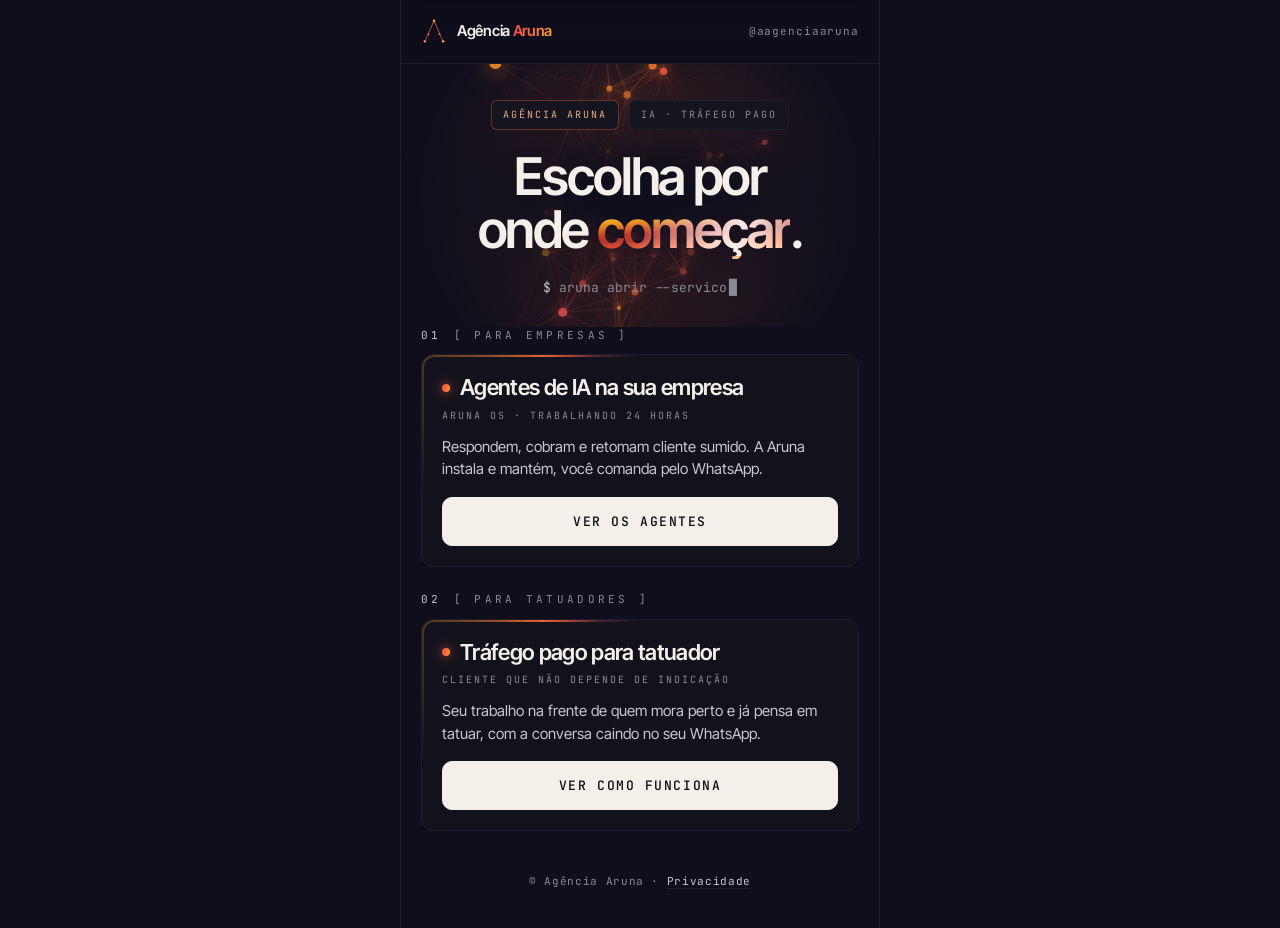
<file: links/index.html>
<!doctype html>
<html lang="pt-BR">
<head>
<meta charset="utf-8">
<meta name="viewport" content="width=device-width, initial-scale=1">
<title>Agência Aruna · Links</title>
<meta name="description" content="Agentes de IA para empresas e tráfego pago para tatuador. Escolha o que faz sentido para o seu negócio.">
<link rel="canonical" href="https://agenciaaruna.com/links/">
<meta name="theme-color" content="#0E0E1C">
<meta name="robots" content="noindex">
<meta property="og:type" content="website">
<meta property="og:locale" content="pt_BR">
<meta property="og:url" content="https://agenciaaruna.com/links/">
<meta property="og:site_name" content="Agência Aruna">
<meta property="og:title" content="Agência Aruna">
<meta property="og:description" content="Agentes de IA para empresas e tráfego pago para tatuador.">
<meta property="og:image" content="https://agenciaaruna.com/img/og-aruna-os.jpg">
<link rel="icon" href="/favicon.svg" type="image/svg+xml">
<link rel="preconnect" href="https://fonts.googleapis.com">
<link rel="preconnect" href="https://fonts.gstatic.com" crossorigin>
<link href="https://fonts.googleapis.com/css2?family=Inter+Tight:wght@400;600&family=JetBrains+Mono:wght@400;500&display=swap" rel="stylesheet">
<script>
!function(f,b,e,v,n,t,s){if(f.fbq)return;n=f.fbq=function(){n.callMethod?
n.callMethod.apply(n,arguments):n.queue.push(arguments)};if(!f._fbq)f._fbq=n;
n.push=n;n.loaded=!0;n.version='2.0';n.queue=[];t=b.createElement(e);t.async=!0;
t.src=v;s=b.getElementsByTagName(e)[0];s.parentNode.insertBefore(t,s)}(window,
document,'script','https://connect.facebook.net/en_US/fbevents.js');
fbq('init','805389752641637'); fbq('track','PageView');
</script>
<noscript><img height="1" width="1" style="display:none" alt="" src="https://www.facebook.com/tr?id=805389752641637&ev=PageView&noscript=1"></noscript>
<style>
@property --beam-angle{syntax:'<angle>'; initial-value:0deg; inherits:false}
:root{
  --void:#0E0E1C; --card:#15151F; --steel:#1E1E2B;
  --cream:#F4EFE8; --fog:#C7C7CD; --smoke:#8A8A93;
  --coral:#E8485A; --orange:#FF6B35; --amber:#F5A623;
  --grad-cta:linear-gradient(110deg,#E8485A 0%,#FF6B35 48%,#F5A623 100%);
  --grad-display:linear-gradient(175deg,#FFE7BE 0%,#F5A623 27%,#C0392B 47%,#B8382F 55%,#FF6B35 73%,#FFDCA8 100%);
  --display:'Inter Tight',system-ui,sans-serif;
  --mono:'JetBrains Mono',ui-monospace,monospace;
  --saida:cubic-bezier(.21,.6,.35,1);
}
*{box-sizing:border-box; margin:0; padding:0}
html{-webkit-text-size-adjust:100%}
body{
  background:var(--void); color:var(--cream);
  font-family:var(--display); font-size:16px; line-height:1.625;
  -webkit-font-smoothing:antialiased; overflow-x:hidden;
}
.stage{max-width:480px; margin:0 auto; position:relative; min-height:100svh}
@media (min-width:600px){ .stage{border-inline:1px solid var(--steel)} }

.nav{
  position:sticky; top:0; z-index:50; height:64px;
  display:flex; align-items:center; justify-content:space-between; padding:0 20px;
  border-bottom:1px solid var(--steel);
  background:color-mix(in srgb, var(--void) 82%, transparent); backdrop-filter:blur(12px); -webkit-backdrop-filter:blur(12px);
}
.brand{display:flex; align-items:center; gap:10px; text-decoration:none; color:var(--cream)}
.brand svg{width:26px; height:26px; flex:none}
.brand .nome{font-size:15px; font-weight:600; letter-spacing:-.02em}
.brand .nome b{font-weight:600; background:var(--grad-cta); -webkit-background-clip:text; background-clip:text; color:transparent}
.nav .ig{font-family:var(--mono); font-size:11px; letter-spacing:.08em; color:var(--smoke); text-decoration:none}

.hero{position:relative; overflow:hidden; padding:36px 20px 28px; text-align:center}
.dots{
  position:absolute; inset:0; pointer-events:none; opacity:.55;
  background-image:radial-gradient(circle,rgba(255,255,255,.07) 1px,transparent 1px); background-size:28px 28px;
  -webkit-mask-image:radial-gradient(ellipse 70% 60% at 50% 0%,#000 20%,transparent 75%);
          mask-image:radial-gradient(ellipse 70% 60% at 50% 0%,#000 20%,transparent 75%);
}
.rede{position:absolute; inset:-10% -30%; pointer-events:none; z-index:1; opacity:.9;
  -webkit-mask-image:radial-gradient(ellipse 34% 30% at 50% 50%, transparent 20%, #000 72%);
          mask-image:radial-gradient(ellipse 34% 30% at 50% 50%, transparent 20%, #000 72%);
}
.rede canvas{display:block; width:100%; height:100%}
.rede .halo{
  position:absolute; left:50%; top:50%; translate:-50% -50%; width:60%; aspect-ratio:1; border-radius:50%;
  background:radial-gradient(circle,rgba(255,107,53,.30),transparent 64%);
  filter:blur(42px); animation:glow-pulse 4.5s ease-in-out infinite;
}
.veu{
  position:absolute; inset:0; z-index:5; pointer-events:none;
  background:radial-gradient(ellipse 60% 46% at 50% 52%, color-mix(in srgb, var(--void) 86%, transparent) 0%, color-mix(in srgb, var(--void) 45%, transparent) 60%, transparent 100%);
}
.conteudo{position:relative; z-index:10}
.lockup{display:flex; flex-wrap:wrap; gap:10px; justify-content:center}
.tag{
  font-family:var(--mono); font-size:10px; text-transform:uppercase; letter-spacing:.2em;
  border:1px solid var(--steel); border-radius:6px; padding:6px 11px; color:var(--smoke); background:var(--card);
}
.tag.on{border-color:rgba(255,107,53,.35); color:#E9A87E}
h1{
  margin-top:20px; font-size:clamp(40px,11vw,52px); font-weight:600;
  line-height:1.02; letter-spacing:-.04em; text-wrap:balance;
}
.palavra{
  position:relative; display:inline-block; background:var(--grad-display);
  -webkit-background-clip:text; background-clip:text; color:transparent; -webkit-text-fill-color:transparent;
  padding-bottom:.06em;
}
.palavra::after{
  content:attr(data-texto); position:absolute; left:0; top:0; white-space:pre;
  background:linear-gradient(115deg,transparent 30%,rgba(255,255,255,.9) 50%,transparent 70%) 200% 0/250% 100%;
  -webkit-background-clip:text; background-clip:text; color:transparent; -webkit-text-fill-color:transparent;
  animation:shine-sweep 6s ease-in-out infinite; pointer-events:none;
}
.lead{margin:22px auto 0; max-width:360px; font-size:17px; color:var(--fog)}
.linha-cmd{margin-top:18px; font-family:var(--mono); font-size:13px; color:var(--smoke)}
.linha-cmd .cifrao{color:var(--fog)}
.caret::after{content:"█"; margin-left:2px; animation:blink 1.05s step-end infinite}

.lista{padding:0 20px; display:flex; flex-direction:column; gap:24px}
.eyebrow{font-family:var(--mono); font-size:11px; text-transform:uppercase; letter-spacing:.30em; color:var(--smoke); margin-bottom:10px}
.eyebrow .n{color:var(--fog); margin-right:12px}

.card{
  position:relative; isolation:isolate; display:block; text-decoration:none; color:inherit; overflow:hidden;
  background:color-mix(in srgb, var(--card) 70%, transparent);
  border:1px solid var(--steel); border-radius:12px; padding:20px;
  transition:border-color .2s, transform .2s;
}
.card:hover{border-color:color-mix(in srgb, var(--smoke) 50%, transparent); transform:translateY(-2px)}
.card:active{transform:translateY(1px)}
.card:focus-visible{outline:2px solid var(--amber); outline-offset:3px}
.beam::before{
  content:""; position:absolute; inset:0; border-radius:inherit; padding:1.5px; z-index:0; pointer-events:none;
  background:conic-gradient(from var(--beam-angle), transparent 0%, transparent 72%,
    rgba(245,166,35,.26) 82%, rgba(255,107,53,.9) 88%, rgba(232,72,90,.28) 94%, transparent 100%);
  -webkit-mask:linear-gradient(#000 0 0) content-box,linear-gradient(#000 0 0); -webkit-mask-composite:xor;
          mask:linear-gradient(#000 0 0) content-box,linear-gradient(#000 0 0); mask-composite:exclude;
  animation:beam-rotate 7s linear infinite;
}
.beam--delay::before{animation-delay:-3.5s}
.card>*{position:relative; z-index:1}
.card .topo{display:flex; align-items:center; gap:10px}
.card .ponto{width:8px; height:8px; border-radius:50%; background:var(--grad-cta); box-shadow:0 0 12px rgba(255,107,53,.8); flex:none}
.card h2{font-size:22px; font-weight:600; letter-spacing:-.03em; line-height:1.1}
.card .sub{margin-top:8px; font-family:var(--mono); font-size:10px; text-transform:uppercase; letter-spacing:.2em; color:var(--smoke)}
.card .desc{margin-top:12px; font-size:15px; line-height:1.5; color:var(--fog)}
.btn{
  margin-top:16px; display:flex; align-items:center; justify-content:center; width:100%;
  min-height:48px; padding:13px 20px; border-radius:10px;
  font-family:var(--mono); font-size:13px; font-weight:500; text-transform:uppercase; letter-spacing:.12em;
  background:var(--cream); color:#0B0B12; border:1px solid var(--cream);
  transition:background .2s, color .2s;
}
.card:hover .btn{background:transparent; color:var(--cream)}
.card:hover .btn::before{content:"> "; white-space:pre}

.fine{padding:40px 20px 36px; text-align:center; font-family:var(--mono); font-size:11px; letter-spacing:.06em; color:var(--smoke); line-height:1.9}
.fine a{color:var(--fog); text-decoration:none; border-bottom:1px solid var(--steel)}

.reveal{opacity:0; transform:translateY(14px); transition:opacity .7s var(--saida), transform .7s var(--saida)}
.reveal.in{opacity:1; transform:none}

@keyframes blink{50%{opacity:0}}
@keyframes beam-rotate{to{--beam-angle:360deg}}
@keyframes glow-pulse{0%,to{opacity:.45;transform:scale(.92)}50%{opacity:1;transform:scale(1.06)}}
@keyframes shine-sweep{0%,72%{background-position:200% 0}88%,to{background-position:-60% 0}}
@media (prefers-reduced-motion:reduce){
  .beam::before,.rede .halo,.palavra::after,.caret::after{animation:none}
  .reveal{opacity:1; transform:none; transition:none}
}
</style>
</head>
<body>
<div class="stage">

  <nav class="nav">
    <a class="brand" href="https://agenciaaruna.com/">
      <svg viewBox="0 0 100 100" fill="none" aria-hidden="true">
        <defs><linearGradient id="ng" x1="16" y1="86" x2="84" y2="6" gradientUnits="userSpaceOnUse">
          <stop offset="0%" stop-color="#E8485A"/><stop offset="45%" stop-color="#FF6B35"/><stop offset="100%" stop-color="#F5A623"/>
        </linearGradient></defs>
        <line x1="50" y1="7" x2="15" y2="86" stroke="url(#ng)" stroke-width="2.6" stroke-linecap="round"/>
        <line x1="50" y1="7" x2="85" y2="86" stroke="url(#ng)" stroke-width="2.6" stroke-linecap="round"/>
        <circle cx="50" cy="7" r="5" fill="url(#ng)"/><circle cx="50" cy="7" r="2.2" fill="#FFF4DE"/>
        <circle cx="15" cy="86" r="5" fill="url(#ng)"/><circle cx="15" cy="86" r="2.2" fill="#FFF4DE"/>
        <circle cx="85" cy="86" r="5" fill="url(#ng)"/><circle cx="85" cy="86" r="2.2" fill="#FFF4DE"/>
        <circle cx="29" cy="58" r="3.5" fill="url(#ng)"/><circle cx="29" cy="58" r="1.6" fill="#FFF4DE"/>
        <circle cx="71" cy="58" r="3.5" fill="url(#ng)"/><circle cx="71" cy="58" r="1.6" fill="#FFF4DE"/>
      </svg>
      <span class="nome">Agência <b>Aruna</b></span>
    </a>
    <a class="ig" href="https://www.instagram.com/aagenciaaruna/">@aagenciaaruna</a>
  </nav>

  <header class="hero">
    <div class="dots"></div>
    <div class="rede" aria-hidden="true"><span class="halo"></span><canvas id="orb"></canvas></div>
    <div class="veu" aria-hidden="true"></div>
    <div class="conteudo">
      <div class="lockup reveal">
        <span class="tag on">Agência Aruna</span>
        <span class="tag">IA · Tráfego pago</span>
      </div>
      <h1 class="reveal">Escolha por onde <span class="palavra" data-texto="começar">começar</span>.</h1>
      <p class="linha-cmd caret reveal"><span class="cifrao">$</span> aruna abrir --servico</p>
    </div>
  </header>

  <main class="lista">
    <section class="reveal">
      <p class="eyebrow"><span class="n">01</span>[ para empresas ]</p>
      <a class="card beam" data-destino="agentes-ia" href="https://agenciaaruna.com/?utm_source=instagram&amp;utm_medium=bio&amp;utm_campaign=links">
        <div class="topo"><span class="ponto"></span><h2>Agentes de IA na sua empresa</h2></div>
        <p class="sub">Aruna OS · trabalhando 24 horas</p>
        <p class="desc">Respondem, cobram e retomam cliente sumido. A Aruna instala e mantém, você comanda pelo WhatsApp.</p>
        <span class="btn">Ver os agentes</span>
      </a>
    </section>

    <section class="reveal">
      <p class="eyebrow"><span class="n">02</span>[ para tatuadores ]</p>
      <a class="card beam beam--delay" data-destino="trafego-tatuador" href="https://agenciaaruna.com/tatuador/?utm_source=instagram&amp;utm_medium=bio&amp;utm_campaign=links">
        <div class="topo"><span class="ponto"></span><h2>Tráfego pago para tatuador</h2></div>
        <p class="sub">Cliente que não depende de indicação</p>
        <p class="desc">Seu trabalho na frente de quem mora perto e já pensa em tatuar, com a conversa caindo no seu WhatsApp.</p>
        <span class="btn">Ver como funciona</span>
      </a>
    </section>
  </main>

  <p class="fine">© Agência Aruna · <a href="https://agenciaaruna.com/politica-de-privacidade/">Privacidade</a></p>
</div>
<script>
document.querySelectorAll('.card').forEach(function(a){
  a.addEventListener('click',function(){ if(window.fbq) fbq('trackCustom','CliqueBio',{destino:a.dataset.destino}); });
});
var io=new IntersectionObserver(function(es){
  es.forEach(function(e,i){ if(e.isIntersecting){ setTimeout(function(){e.target.classList.add('in')}, Math.min(i,4)*100); io.unobserve(e.target); } });
},{threshold:.08});
document.querySelectorAll('.reveal').forEach(function(el){ io.observe(el); });
setTimeout(function(){ document.querySelectorAll('.reveal').forEach(function(el){ el.classList.add('in'); }); },1200);
/* ============================================================
   REDE DE AGENTES (mesma animação da landing atual da Aruna):
   emaranhado → organiza em esfera → segura → emaranha de novo.
   Ciclo de 9,7s. Cores de chama: coral → laranja → âmbar.
   ============================================================ */
(function(){
  var canvas=document.getElementById('orb'); if(!canvas) return;
  var ctx=canvas.getContext('2d');
  var DPR=Math.min(window.devicePixelRatio||1,2);
  var W=0,H=0,R=0,cx=0,cy=0, N=64, nodes=[], startT=null, paused=false, mx=0,my=0;
  var TANGLE_HOLD=1100, ORGANIZE=2600, SPHERE_HOLD=4200, TANGLE=1800;
  var CYCLE=TANGLE_HOLD+ORGANIZE+SPHERE_HOLD+TANGLE;

  function flame(t){
    t=Math.max(0,Math.min(1,t));
    var c1=[232,72,90],c2=[255,107,53],c3=[245,166,35],a,b,k;
    if(t<.5){k=t/.5;a=c1;b=c2;} else {k=(t-.5)/.5;a=c2;b=c3;}
    return [Math.round(a[0]+(b[0]-a[0])*k),Math.round(a[1]+(b[1]-a[1])*k),Math.round(a[2]+(b[2]-a[2])*k)];
  }
  function resize(){
    var rect=canvas.getBoundingClientRect();
    W=Math.max(1,rect.width); H=Math.max(1,rect.height);
    canvas.width=W*DPR; canvas.height=H*DPR; ctx.setTransform(DPR,0,0,DPR,0,0);
    cx=W/2; cy=H/2;
    /* 0.38 era o valor da landing atual, onde a rede ficava num quadrado de 560px ao
       lado do texto. Aqui ela ocupa a largura toda do hero, então o raio sobe para
       preencher e ficar evidente. */
    R=Math.min(W,H)*0.46;
  }
  function build(){
    nodes=[];
    for(var i=0;i<N;i++){
      var k=i+0.5, phi=Math.acos(1-2*k/N), theta=Math.PI*(1+Math.sqrt(5))*k;
      var u=Math.random()*Math.PI*2, v=Math.random()*Math.PI*2, rr=0.25+Math.random()*1.05;
      nodes.push({
        tx:Math.sin(phi)*Math.cos(theta), ty:Math.sin(phi)*Math.sin(theta), tz:Math.cos(phi),
        cx0:Math.cos(u)*Math.sin(v)*rr, cy0:Math.cos(v)*rr, cz0:Math.sin(u)*Math.sin(v)*rr,
        sx1:0.6+Math.random()*1.2, sy1:0.6+Math.random()*1.2, sz1:0.6+Math.random()*1.2,
        px1:Math.random()*6.28, py1:Math.random()*6.28, pz1:Math.random()*6.28,
        col:flame(i/N), ph:Math.random()*Math.PI*2
      });
    }
  }
  function easeIO(t){ return t<.5 ? 4*t*t*t : 1-Math.pow(-2*t+2,3)/2; }
  function phaseOrg(el){
    var t=el%CYCLE;
    if(t<TANGLE_HOLD) return 0;
    t-=TANGLE_HOLD; if(t<ORGANIZE) return easeIO(t/ORGANIZE);
    t-=ORGANIZE;     if(t<SPHERE_HOLD) return 1;
    t-=SPHERE_HOLD;  return 1-easeIO(t/TANGLE);
  }
  function frame(ts){
    if(startT===null) startT=ts;
    if(paused){ requestAnimationFrame(frame); return; }
    var el=ts-startT, org=phaseOrg(el), tangle=1-org;
    var rot=el*0.00018+mx*0.6, tilt=-0.32+my*0.5;
    ctx.clearRect(0,0,W,H);
    var cosT=Math.cos(tilt),sinT=Math.sin(tilt),cosR=Math.cos(rot),sinR=Math.sin(rot), proj=[];
    for(var i=0;i<N;i++){
      var n=nodes[i];
      var ex=n.cx0+Math.sin(ts*0.0006*n.sx1+n.px1)*0.5*tangle;
      var ey=n.cy0+Math.sin(ts*0.0006*n.sy1+n.py1)*0.5*tangle;
      var ez=n.cz0+Math.sin(ts*0.0006*n.sz1+n.pz1)*0.5*tangle;
      var px=ex+(n.tx-ex)*org, py=ey+(n.ty-ey)*org, pz=ez+(n.tz-ez)*org;
      var br=1+Math.sin(ts*0.001+n.ph)*0.02*org; px*=br; py*=br; pz*=br;
      var rx=px*cosR-pz*sinR, rz=px*sinR+pz*cosR;
      var ry=py*cosT-rz*sinT, rz2=py*sinT+rz*cosT;
      var scale=R*(1.7/(2.6-rz2));
      proj.push({sx:cx+rx*scale, sy:cy+ry*scale, depth:rz2, col:n.col, r:Math.max(.9,(rz2+1.4)*2.1)});
    }
    var maxd=R*0.98;
    for(var a=0;a<N;a++){
      for(var b=a+1;b<N;b++){
        var dx=proj[a].sx-proj[b].sx, dy=proj[a].sy-proj[b].sy, d=Math.sqrt(dx*dx+dy*dy);
        if(d<maxd){
          var depthf=((proj[a].depth+proj[b].depth)/2+1.4)/2.8;
          var al=(1-d/maxd)*(0.48+0.30*org)*depthf;
          if(al<=0.005) continue;
          var c=proj[a].col;
          ctx.strokeStyle='rgba('+c[0]+','+c[1]+','+c[2]+','+al.toFixed(3)+')';
          ctx.lineWidth=1;
          ctx.beginPath(); ctx.moveTo(proj[a].sx,proj[a].sy); ctx.lineTo(proj[b].sx,proj[b].sy); ctx.stroke();
        }
      }
    }
    for(var i2=0;i2<N;i2++){
      var p=proj[i2], c2=p.col, br2=(p.depth+1.6)/3.2;
      ctx.beginPath();
      ctx.fillStyle='rgba('+c2[0]+','+c2[1]+','+c2[2]+','+(0.7+br2*0.3).toFixed(3)+')';
      ctx.shadowColor='rgba('+c2[0]+','+c2[1]+','+c2[2]+',1)';
      ctx.shadowBlur=16*br2+4;
      ctx.arc(p.sx,p.sy,p.r,0,Math.PI*2); ctx.fill();
    }
    ctx.shadowBlur=0;
    requestAnimationFrame(frame);
  }
  function init(){ resize(); build(); requestAnimationFrame(frame); }
  addEventListener('resize',()=>setTimeout(resize,60),{passive:true});
  addEventListener('mousemove',function(e){ mx=(e.clientX/innerWidth-.5); my=(e.clientY/innerHeight-.5); },{passive:true});
  new IntersectionObserver(function(en){ en.forEach(function(e){ paused=!e.isIntersecting; }); }).observe(canvas);
  if(matchMedia('(prefers-reduced-motion:reduce)').matches){ resize(); build(); requestAnimationFrame(function(t){ startT=t-(1100+2600); frame(t); paused=true; }); return; }
  if(document.fonts&&document.fonts.ready){ document.fonts.ready.then(init); } else { init(); }
})();

</script>
</body>
</html>
</file>
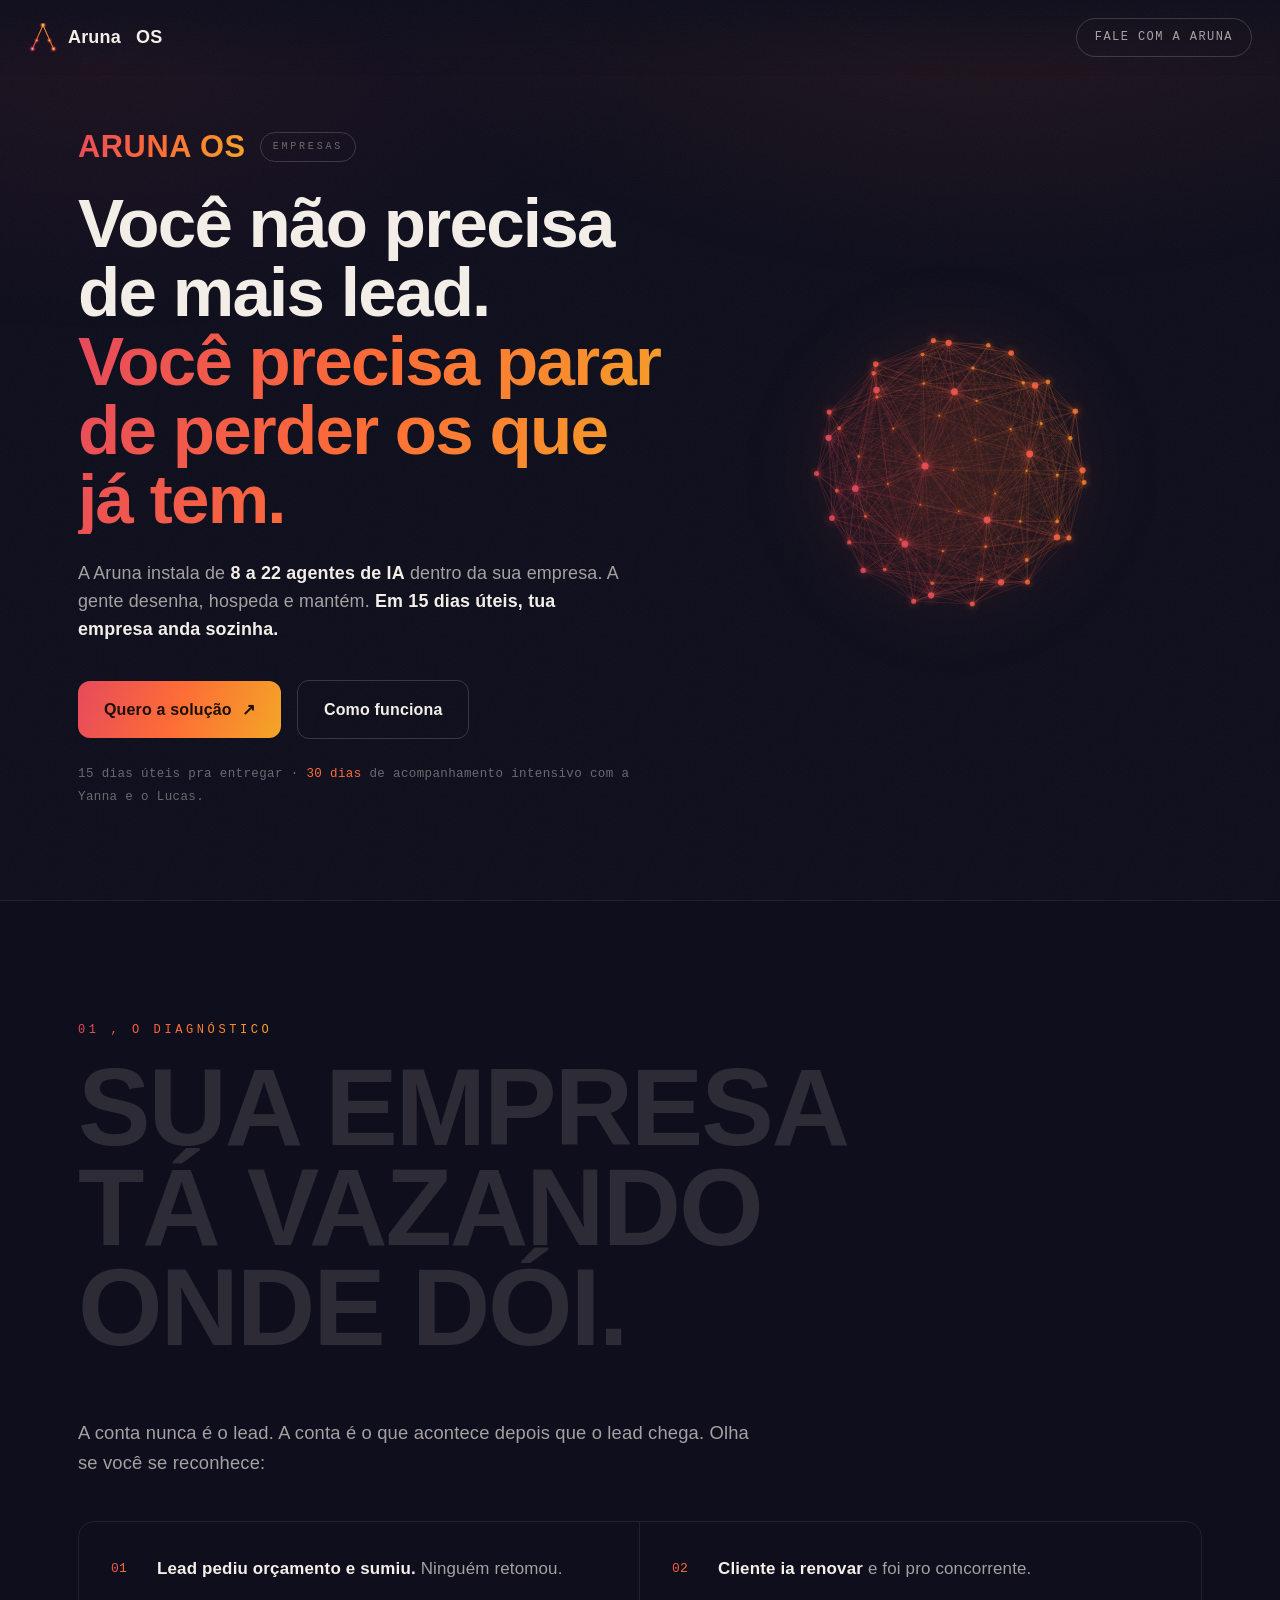
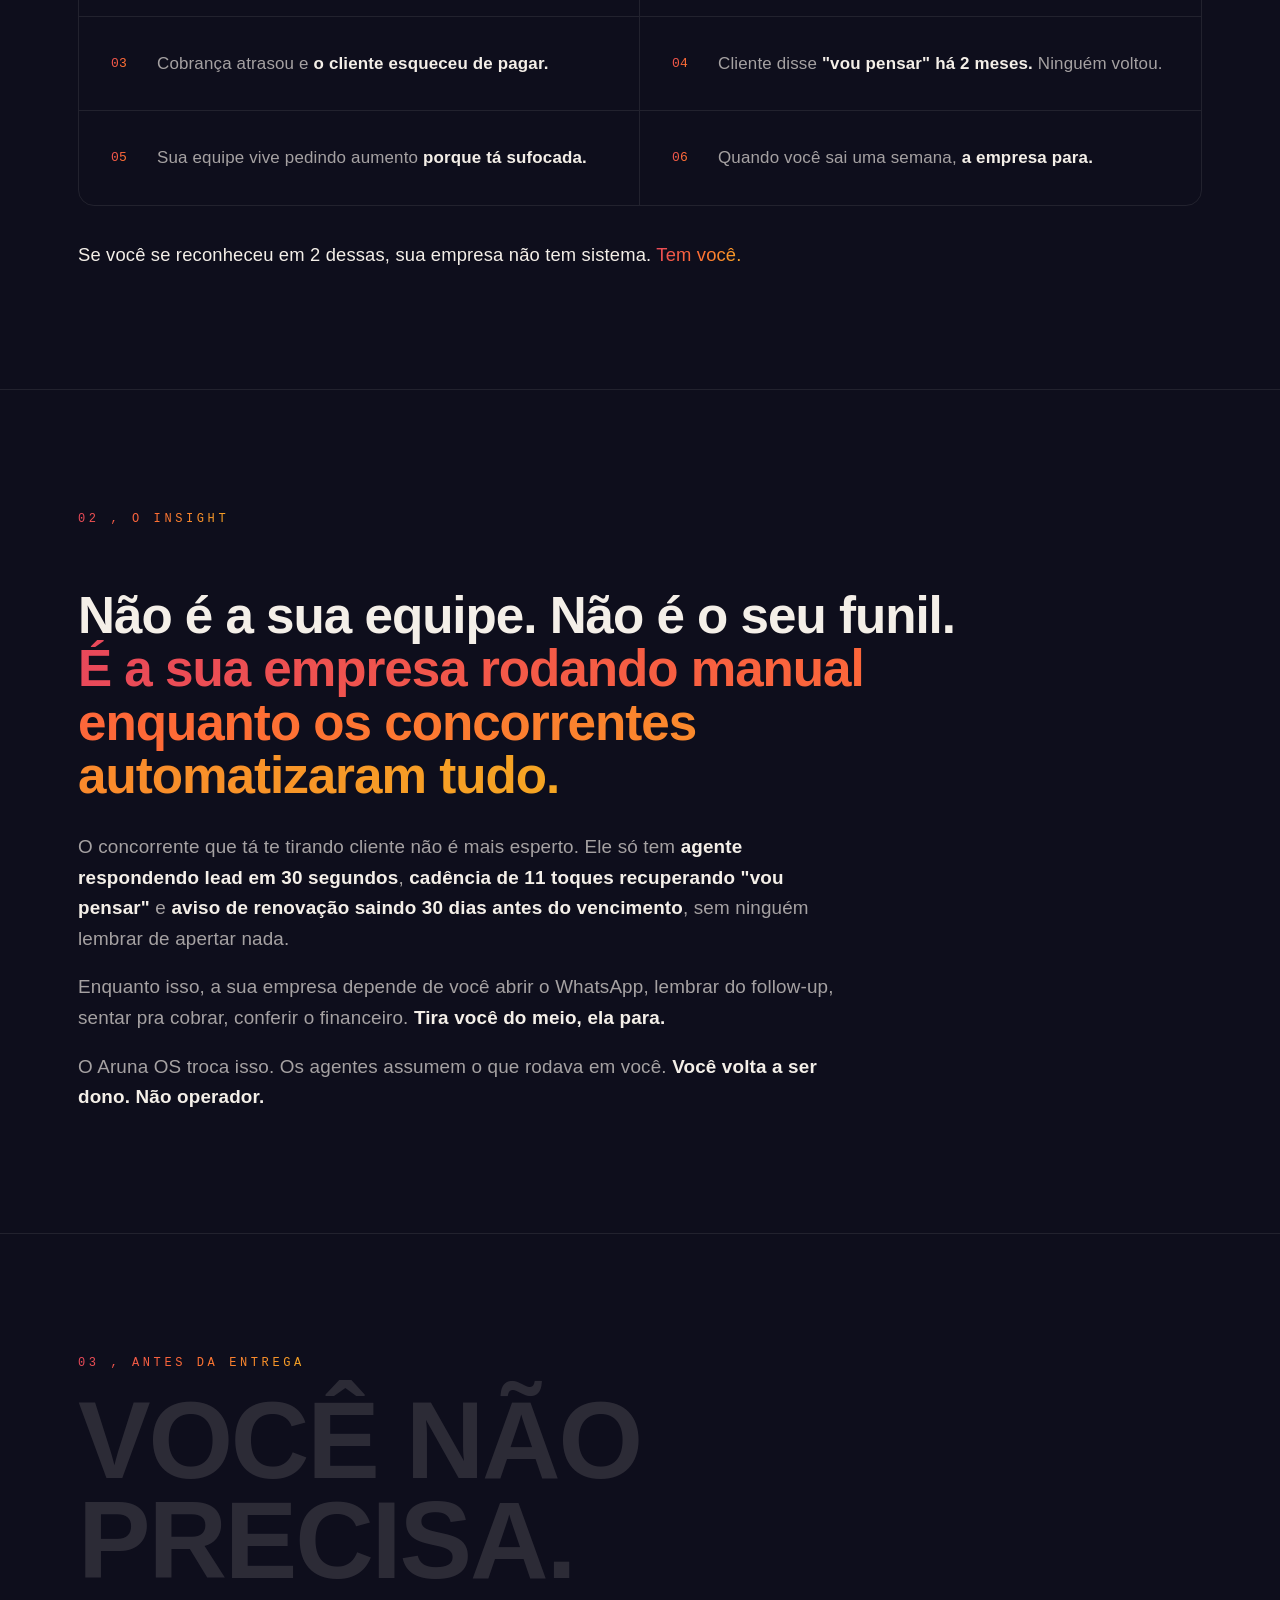
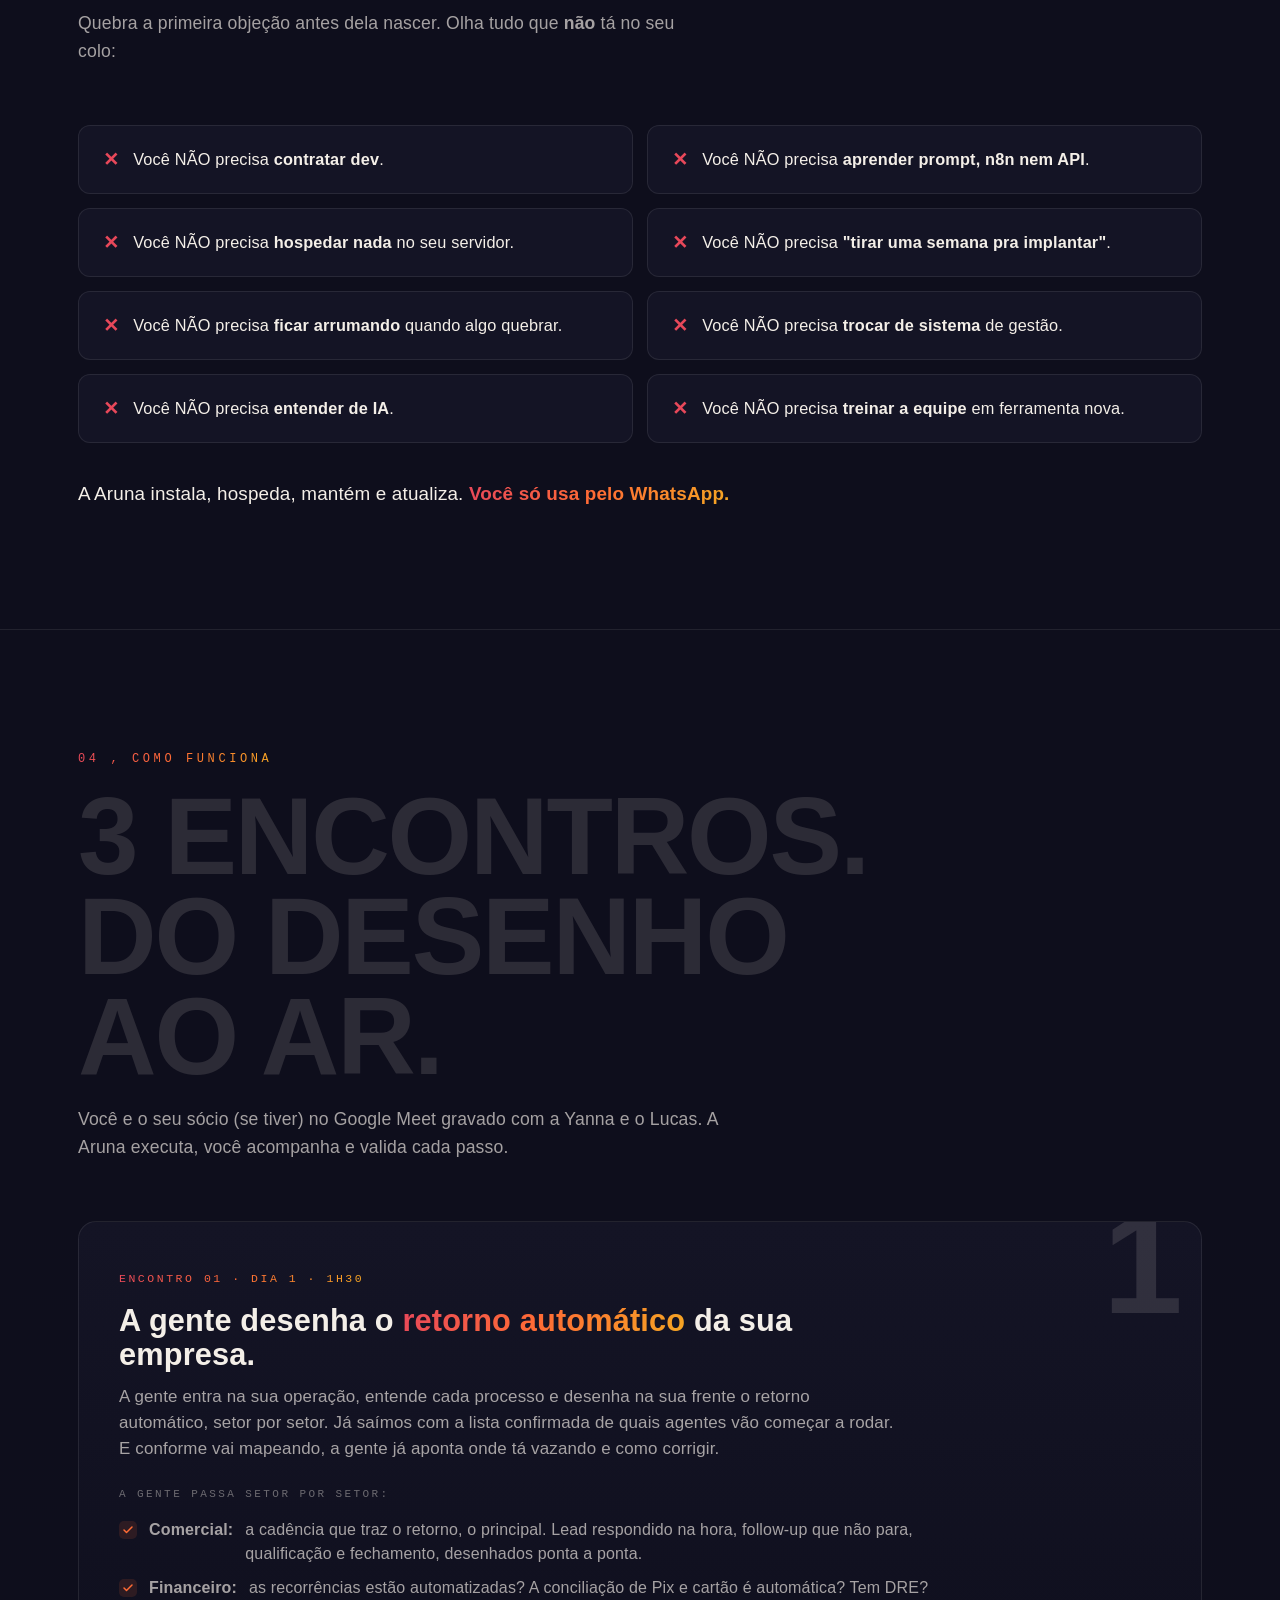
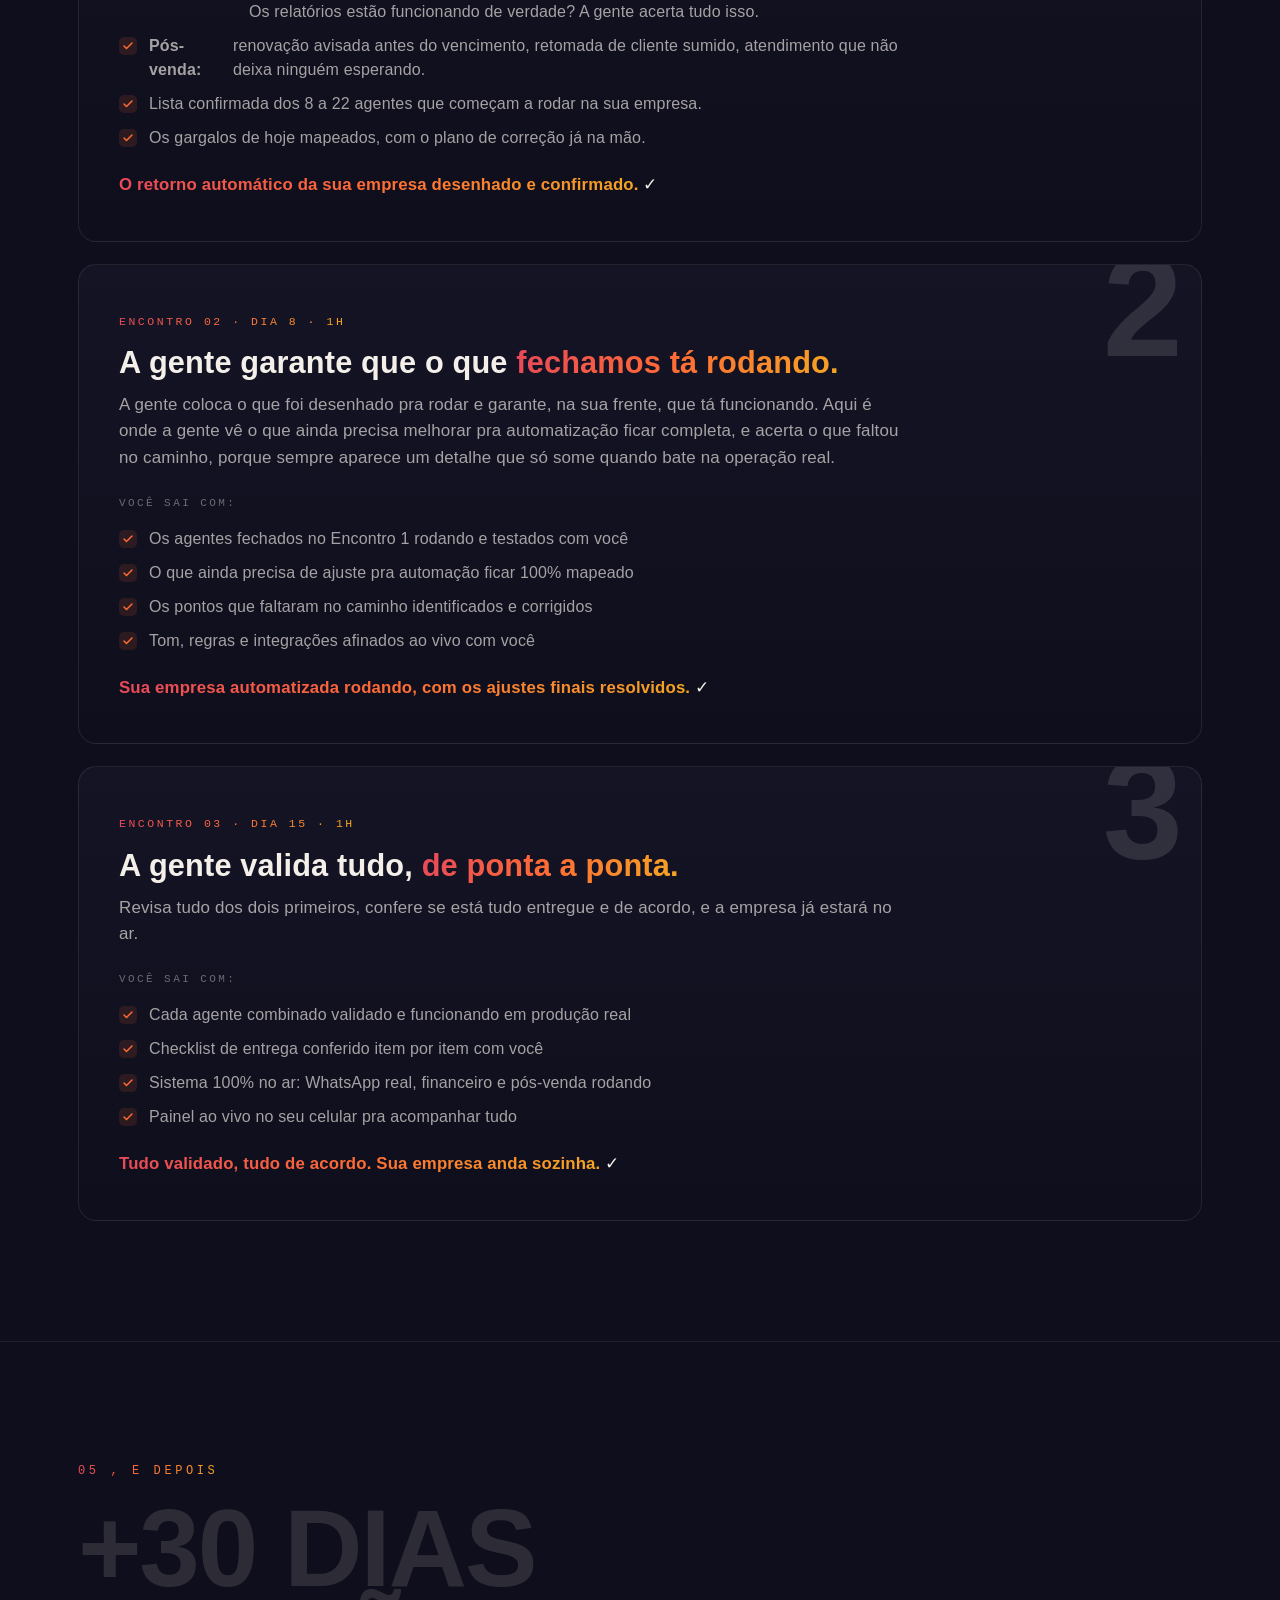
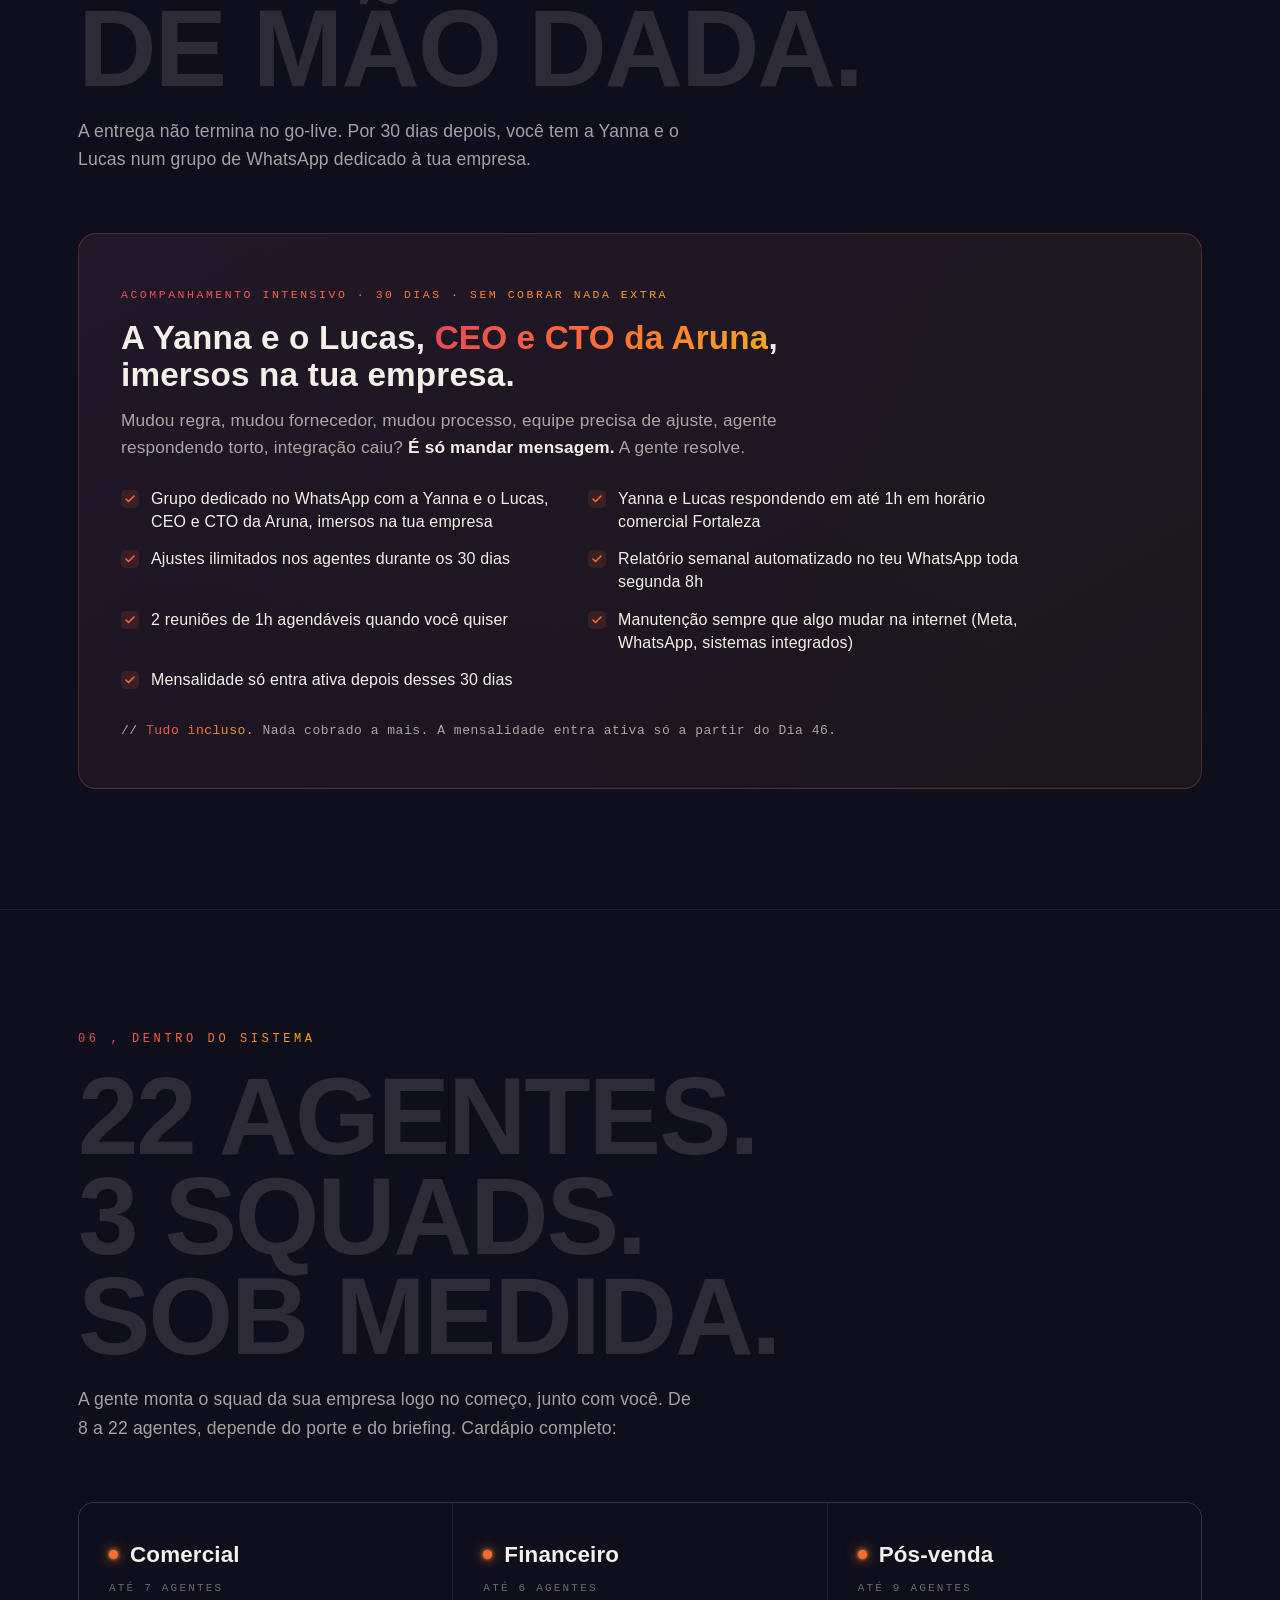
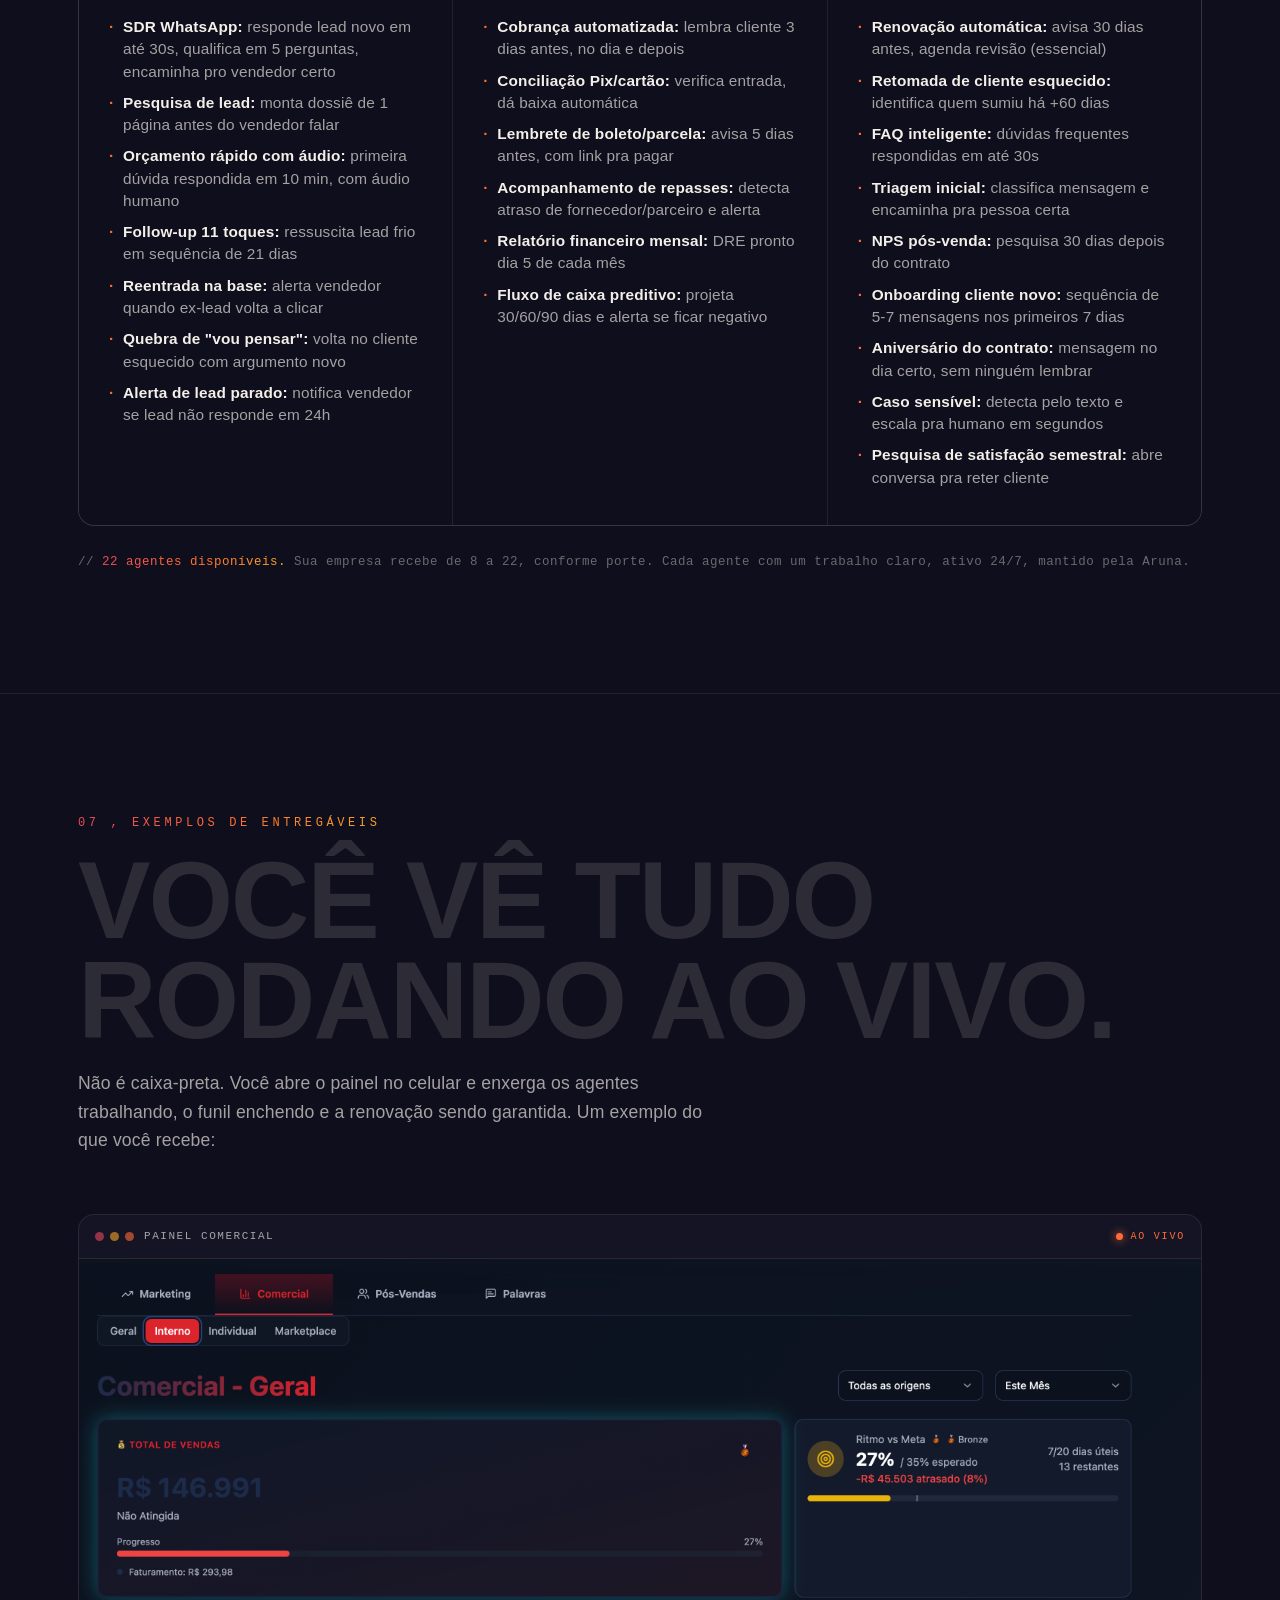
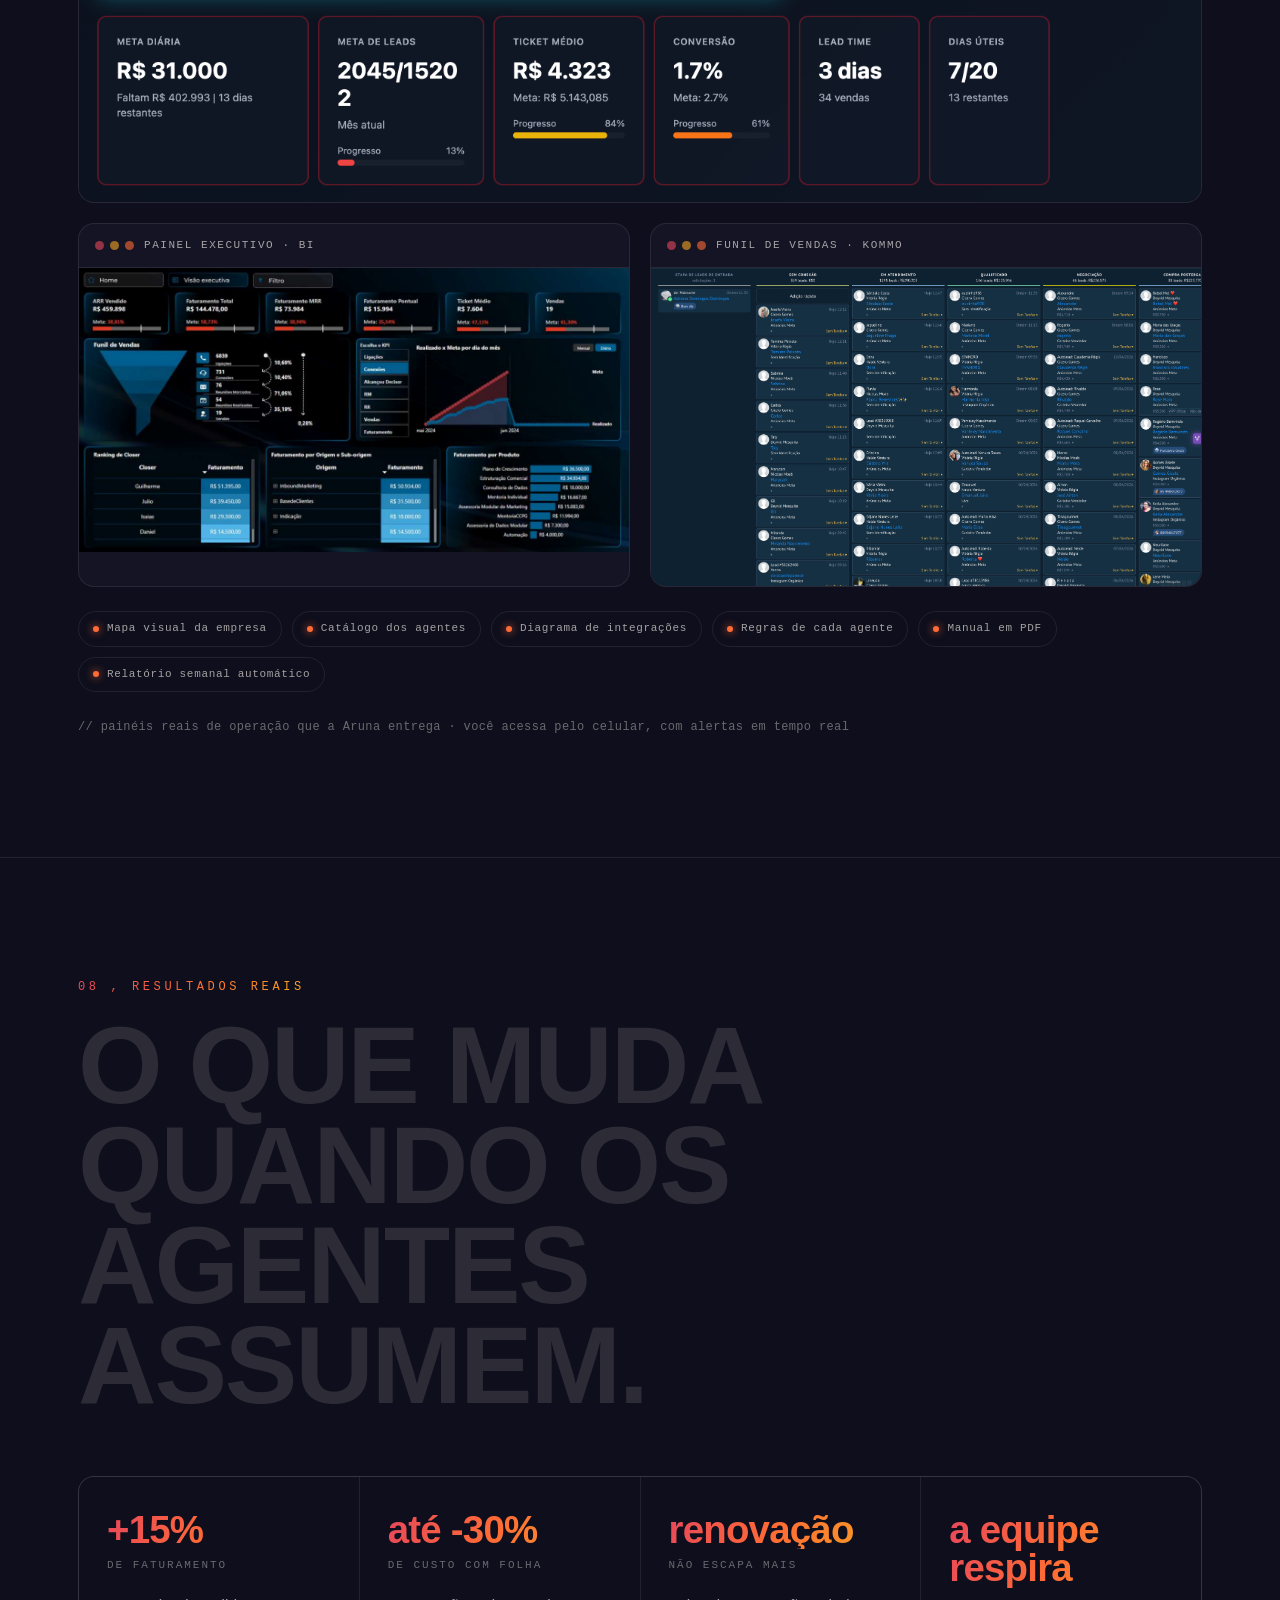
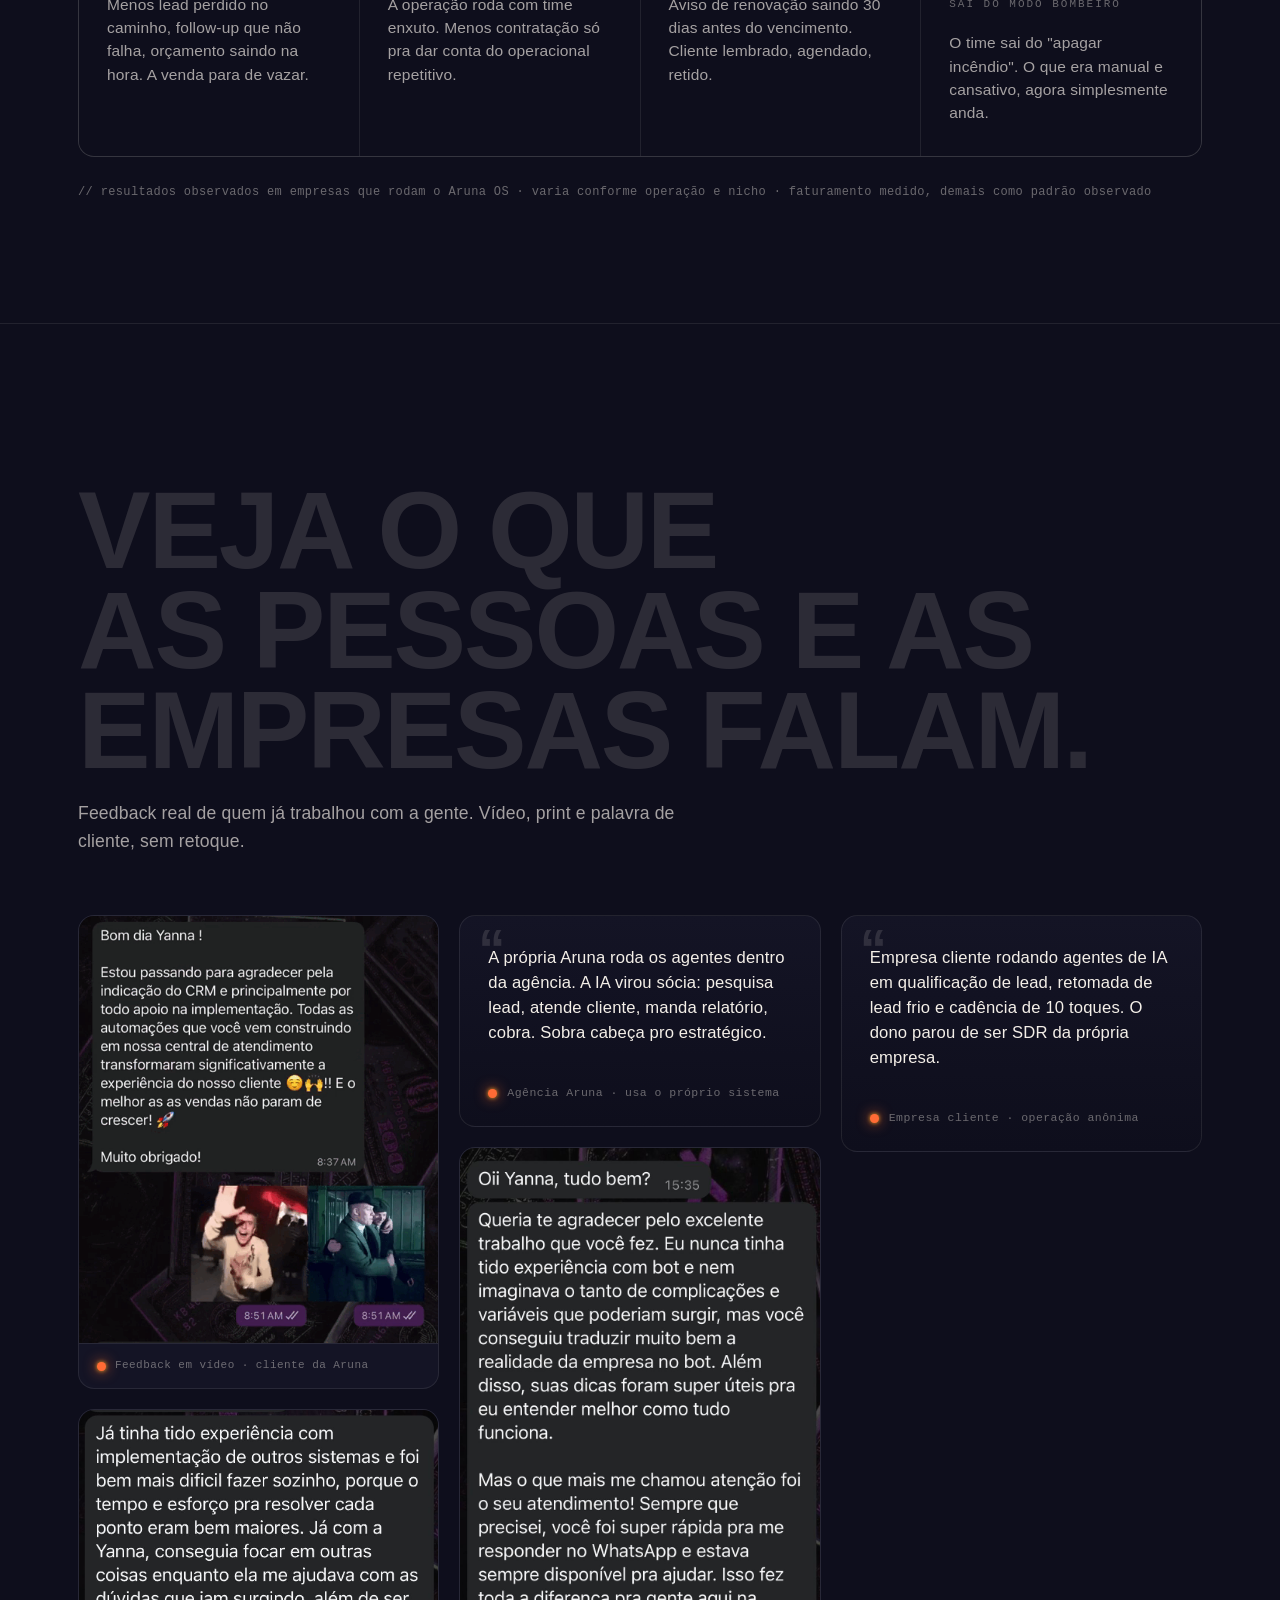
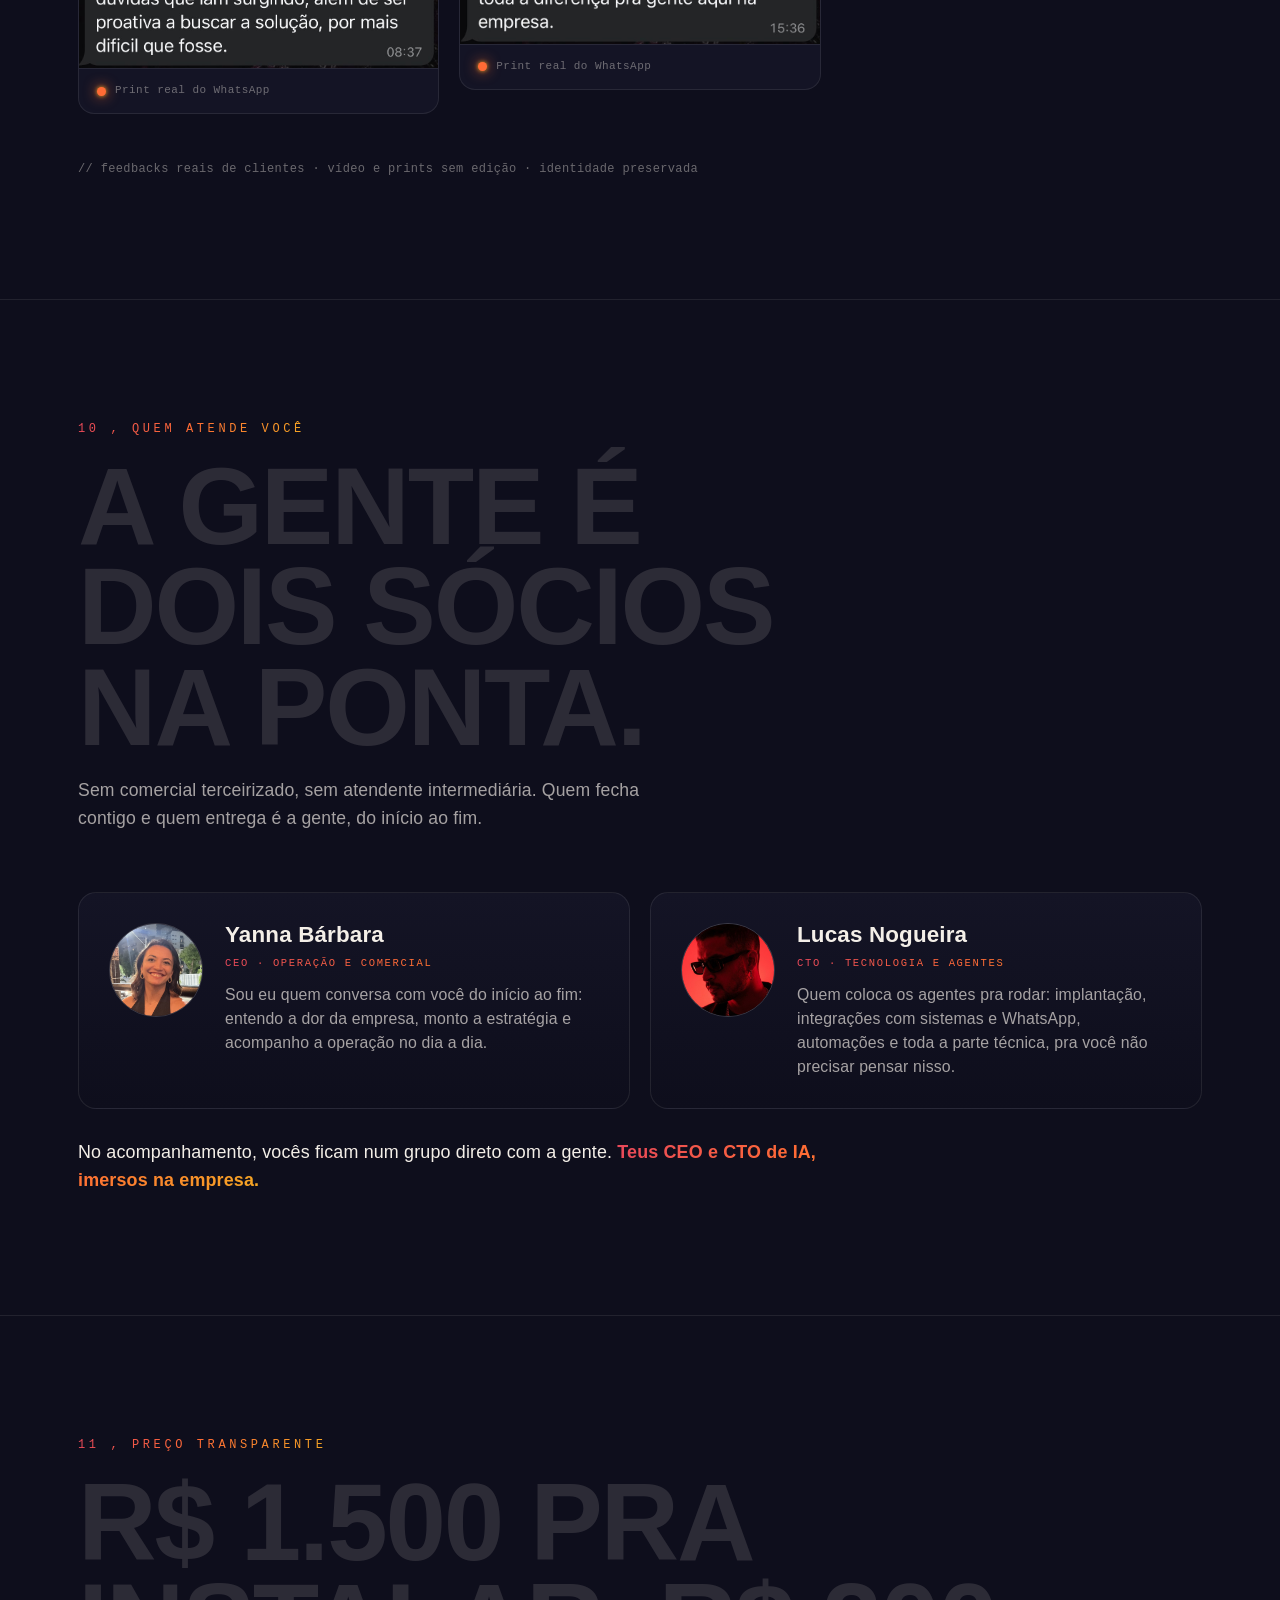
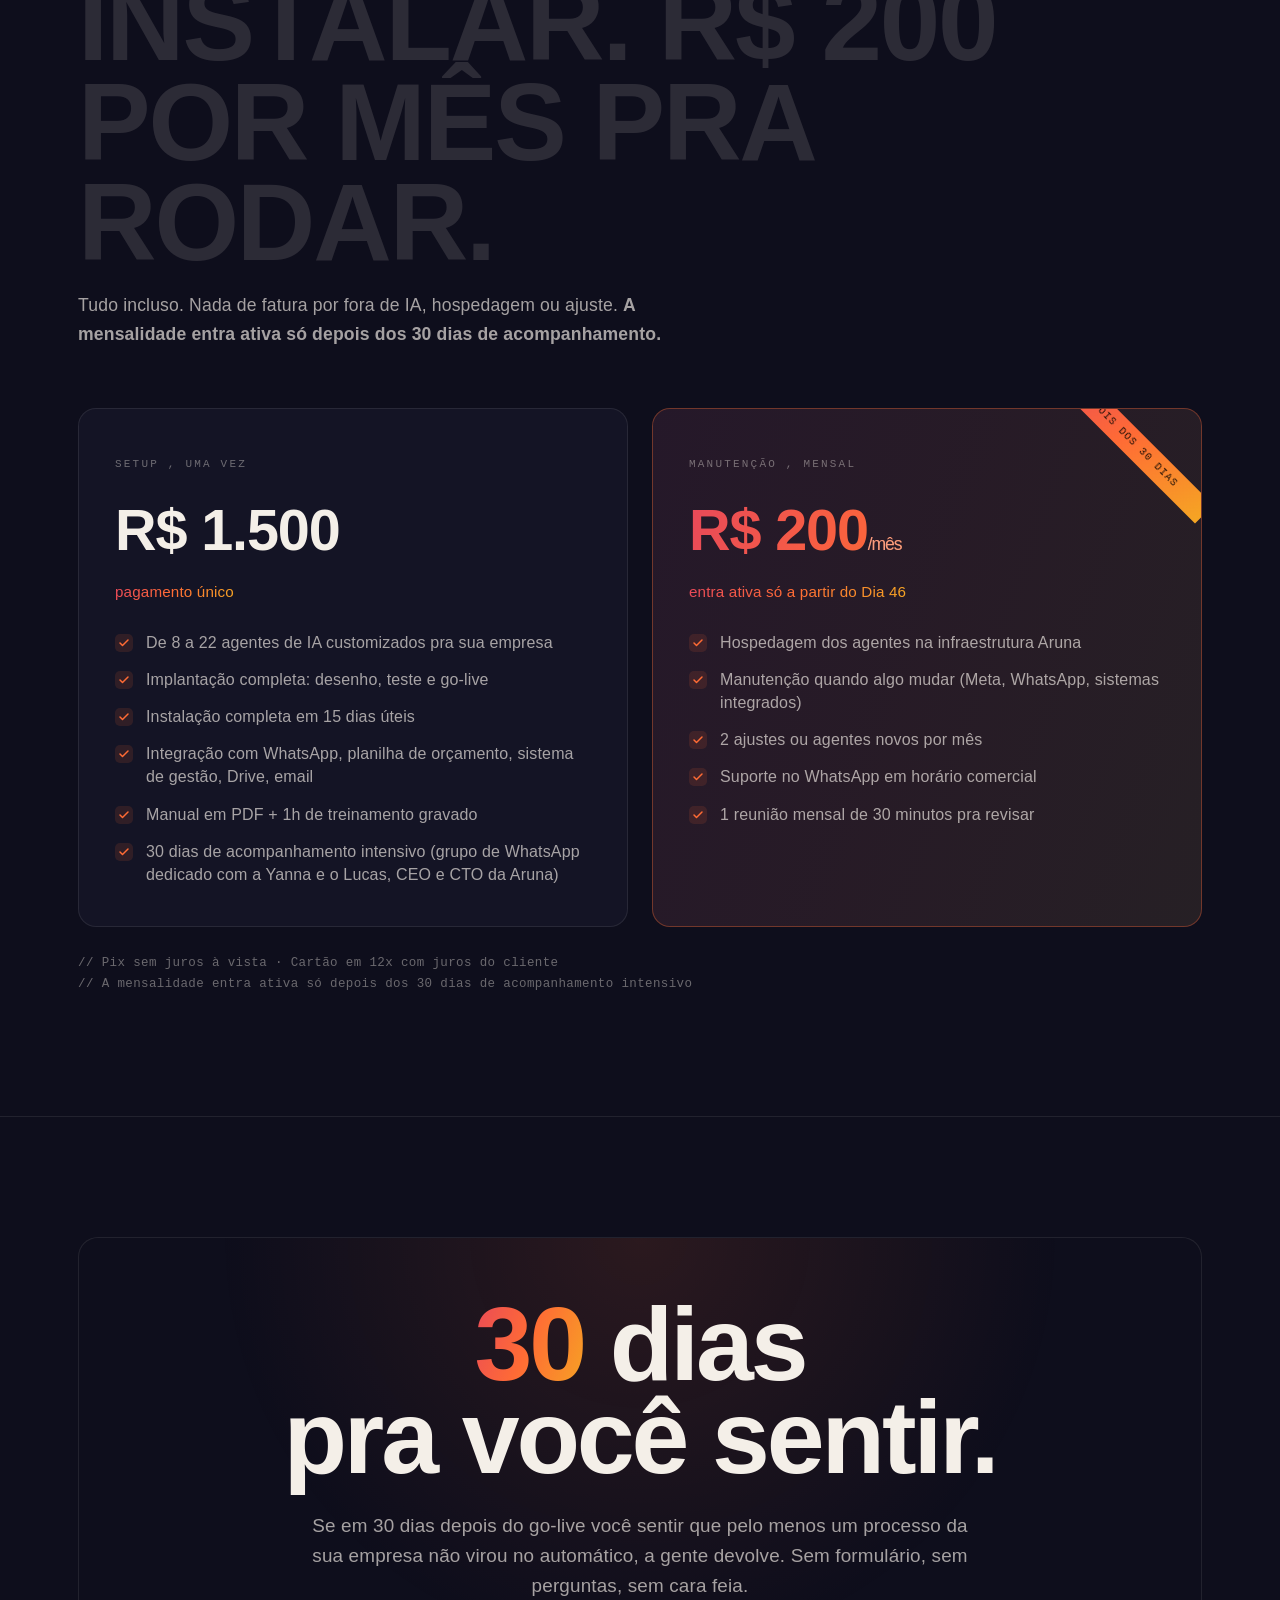
<file: os/index.html>
<!DOCTYPE html>
<html lang="pt-BR">
<head>
<meta charset="UTF-8">
<meta name="viewport" content="width=device-width, initial-scale=1.0">
<title>Aruna OS , Sua empresa andando sozinha</title>
<meta name="description" content="A Aruna instala de 8 a 22 agentes de IA dentro da sua empresa. A gente desenha, hospeda e mantém. Em 15 dias úteis, tua empresa anda sozinha.">
<meta property="og:title" content="Aruna OS , Sua empresa andando sozinha">
<meta property="og:description" content="De 8 a 22 agentes de IA instalados, hospedados e mantidos pela Aruna. Você só comanda.">
<meta property="og:image" content="assets/hero-network.png">
<meta property="og:type" content="website">
<link rel="preconnect" href="https://api.fontshare.com" crossorigin>
<link href="https://api.fontshare.com/v2/css?f[]=cabinet-grotesk@800,700,500&f[]=general-sans@400,500,600&f[]=jetbrains-mono@400,500&display=swap" rel="stylesheet">
<script>document.documentElement.className='js';</script>
<style>
:root{
  /* paleta oficial Aruna */
  --void:#0E0E1C;
  --void-2:#141425;
  --void-3:#1b1b30;
  --panel:#15152a;
  --cream:#F4EFE8;
  --ink:#F4EFE8;
  --ink-mid:rgba(244,239,232,.66);
  --ink-dim:rgba(244,239,232,.40);
  --ghost:rgba(244,239,232,.13);
  --line:rgba(244,239,232,.09);
  --line-strong:rgba(244,239,232,.18);
  --coral:#E8485A;
  --orange:#FF6B35;
  --amber:#F5A623;
  --grad:linear-gradient(110deg,#E8485A 0%,#FF6B35 48%,#F5A623 100%);
  --grad-soft:linear-gradient(110deg,rgba(232,72,90,.16),rgba(255,107,53,.16) 50%,rgba(245,166,35,.16));
  --flame:#FF6B35;
  --glow:rgba(255,107,53,.20);
  --glow-soft:rgba(255,107,53,.12);
  --maxw:1180px;
  --display:'Cabinet Grotesk',sans-serif;
  --body:'General Sans',sans-serif;
  --mono:'JetBrains Mono',ui-monospace,monospace;
}
*{margin:0;padding:0;box-sizing:border-box}
html{scroll-behavior:smooth;-webkit-text-size-adjust:100%}
body{
  background:var(--void);color:var(--ink);
  font-family:var(--body);font-weight:400;line-height:1.6;letter-spacing:.01em;
  overflow-x:hidden;-webkit-font-smoothing:antialiased;
}
::selection{background:var(--orange);color:#160a04}
a{color:inherit;text-decoration:none}
img{display:block;max-width:100%}

body::before{
  content:"";position:fixed;inset:0;z-index:-1;pointer-events:none;
  background:
    radial-gradient(1100px 600px at 78% -8%,rgba(255,107,53,.10),transparent 60%),
    radial-gradient(900px 500px at 8% 4%,rgba(232,72,90,.07),transparent 60%);
}
body::after{
  content:"";position:fixed;inset:0;z-index:9999;pointer-events:none;opacity:.04;
  background-image:url("data:image/svg+xml,%3Csvg xmlns='http://www.w3.org/2000/svg' width='160' height='160'%3E%3Cfilter id='n'%3E%3CfeTurbulence type='fractalNoise' baseFrequency='.85' numOctaves='3'/%3E%3C/filter%3E%3Crect width='100%25' height='100%25' filter='url(%23n)'/%3E%3C/svg%3E");
}

.wrap{max-width:var(--maxw);margin:0 auto;padding:0 28px}
section{position:relative}

.eyebrow{font-family:var(--mono);font-size:11px;font-weight:500;letter-spacing:.34em;text-transform:uppercase;color:var(--ink-dim)}
.grad-text{background:var(--grad);-webkit-background-clip:text;background-clip:text;color:transparent}

.ghost-title{font-family:var(--display);font-weight:800;font-size:clamp(2.6rem,8.5vw,7rem);line-height:.92;letter-spacing:-.02em;color:var(--ghost);text-transform:uppercase}

.node{width:9px;height:9px;border-radius:50%;background:var(--orange);box-shadow:0 0 14px var(--orange),0 0 4px var(--amber)}

/* ============ NAV ============ */
nav{position:fixed;top:0;left:0;right:0;z-index:100;display:flex;align-items:center;justify-content:space-between;
  padding:18px 28px;background:linear-gradient(180deg,rgba(14,14,28,.92),rgba(14,14,28,0));backdrop-filter:blur(3px)}
.brand{font-family:var(--display);font-weight:700;font-size:18px;letter-spacing:.01em;display:flex;align-items:center;gap:10px}
.brand .mark{position:relative;width:14px;height:14px}
.brand .mark span{position:absolute;width:6px;height:6px;border-radius:50%;background:var(--orange);box-shadow:0 0 10px var(--orange)}
.brand .mark span:nth-child(1){left:4px;top:-1px;background:var(--amber);box-shadow:0 0 10px var(--amber)}
.brand .mark span:nth-child(2){left:-1px;bottom:0;background:var(--coral);box-shadow:0 0 10px var(--coral)}
.brand .mark span:nth-child(3){right:-1px;bottom:0}
.brand b{font-weight:800}
.brand .logo{width:30px;height:30px;flex:0 0 auto;display:block}
.brand .niche{font-family:var(--mono);font-size:10px;font-weight:500;letter-spacing:.22em;text-transform:uppercase;color:var(--ink-dim);border-left:1px solid var(--line-strong);padding-left:10px;margin-left:6px}
.nav-cta{font-family:var(--mono);font-size:12px;letter-spacing:.12em;text-transform:uppercase;border:1px solid var(--line-strong);border-radius:999px;padding:9px 18px;color:var(--ink-mid);transition:.3s}
.nav-cta:hover{border-color:var(--orange);color:var(--orange);box-shadow:0 0 24px var(--glow-soft)}

/* ============ HERO ============ */
.hero{min-height:100vh;display:flex;align-items:center;padding:120px 0 80px;overflow:hidden}
.hero-grid{display:grid;grid-template-columns:1.08fr .92fr;gap:36px;align-items:center;width:100%}
.lockup{display:inline-flex;align-items:center;gap:14px;margin-bottom:26px;flex-wrap:wrap}
.lockup .badge{font-family:var(--display);font-weight:800;font-size:clamp(1.4rem,2.4vw,2rem);letter-spacing:.02em;line-height:1;
  background:var(--grad);-webkit-background-clip:text;background-clip:text;color:transparent}
.lockup .pill{font-family:var(--mono);font-size:10px;letter-spacing:.28em;text-transform:uppercase;color:var(--ink-dim);
  border:1px solid var(--line-strong);border-radius:999px;padding:6px 12px}
.hero h1{font-family:var(--display);font-weight:800;font-size:clamp(2.5rem,5.4vw,4.6rem);line-height:1;letter-spacing:-.025em;color:var(--ink)}
.hero h1 .em{background:var(--grad);-webkit-background-clip:text;background-clip:text;color:transparent;display:inline-block}
.hero .sub{margin-top:26px;max-width:540px;font-size:clamp(1.05rem,1.4vw,1.22rem);color:var(--ink-mid);line-height:1.55}
.hero .sub b{color:var(--ink);font-weight:600}
.hero-actions{margin-top:36px;display:flex;align-items:center;gap:16px;flex-wrap:wrap}
.btn{font-family:var(--body);font-weight:600;font-size:16px;letter-spacing:.01em;background:var(--grad);color:#1a0d05;
  padding:16px 26px;border-radius:12px;border:0;cursor:pointer;display:inline-flex;align-items:center;gap:10px;transition:.3s;position:relative}
.btn:hover{transform:translateY(-2px);box-shadow:0 16px 50px var(--glow),0 0 40px var(--glow-soft)}
.btn .arrow{transition:.3s}
.btn:hover .arrow{transform:translate(4px,-4px)}
.btn.ghost{background:transparent;color:var(--ink);border:1px solid var(--line-strong);box-shadow:none}
.btn.ghost:hover{border-color:var(--orange);color:var(--orange)}
.hero-fine{margin-top:24px;font-family:var(--mono);font-size:12.5px;color:var(--ink-dim);letter-spacing:.03em;line-height:1.8}
.hero-fine b{color:var(--orange);font-weight:500}

.hero-visual{position:relative;display:flex;justify-content:center;align-items:center;aspect-ratio:1;width:100%;max-width:560px;margin:0 auto}
.hero-visual .glow{position:absolute;width:74%;aspect-ratio:1;border-radius:50%;background:radial-gradient(circle,var(--glow),transparent 62%);filter:blur(38px);animation:pulse 7s ease-in-out infinite}
.hero-visual canvas{width:100%;height:100%;position:relative;z-index:2;display:block}
@keyframes pulse{0%,100%{opacity:.45;transform:scale(1)}50%{opacity:.8;transform:scale(1.05)}}

/* ============ section frame ============ */
.sec{padding:120px 0;border-top:1px solid var(--line)}
.sec-head{display:flex;flex-direction:column;gap:18px;margin-bottom:60px}
.sec-num{font-family:var(--mono);font-size:12px;letter-spacing:.3em;text-transform:uppercase;background:var(--grad);-webkit-background-clip:text;background-clip:text;color:transparent;width:fit-content}

/* ============ DOR ============ */
.statement-lead{max-width:680px;font-size:1.15rem;color:var(--ink-mid);margin-bottom:44px;line-height:1.6}
.pain-grid{display:grid;grid-template-columns:repeat(2,1fr);border:1px solid var(--line);border-radius:16px;overflow:hidden}
.pain{padding:34px 32px;border-right:1px solid var(--line);border-bottom:1px solid var(--line);display:flex;gap:20px;align-items:flex-start;transition:.35s}
.pain:nth-child(2n){border-right:0}
.pain:nth-last-child(-n+2){border-bottom:0}
.pain:hover{background:var(--void-2)}
.pain .idx{font-family:var(--mono);font-size:13px;background:var(--grad);-webkit-background-clip:text;background-clip:text;color:transparent;flex:0 0 auto;padding-top:3px;width:26px}
.pain p{font-size:1.06rem;color:var(--ink-mid);line-height:1.5}
.pain p b{color:var(--ink);font-weight:600}
.pain-foot{margin-top:34px;font-size:1.15rem;color:var(--ink);font-weight:500;max-width:720px}
.pain-foot .hl{background:var(--grad);-webkit-background-clip:text;background-clip:text;color:transparent}

/* ============ STATEMENTS ============ */
.statement{max-width:900px}
.statement h2{font-family:var(--display);font-weight:700;font-size:clamp(2rem,4vw,3.3rem);line-height:1.04;letter-spacing:-.02em;color:var(--ink)}
.statement h2 .em{background:var(--grad);-webkit-background-clip:text;background-clip:text;color:transparent}
.statement .body{margin-top:30px;display:flex;flex-direction:column;gap:18px;font-size:1.18rem;color:var(--ink-mid);max-width:760px;line-height:1.62}
.statement .body strong{color:var(--ink);font-weight:600}

/* ============ VOCÊ NÃO PRECISA ============ */
.nope-grid{display:grid;grid-template-columns:repeat(2,1fr);gap:14px;margin-top:6px}
.nope{display:flex;gap:14px;align-items:flex-start;padding:22px 24px;border:1px solid var(--line);border-radius:12px;background:var(--void-2);transition:.3s}
.nope:hover{border-color:var(--line-strong)}
.nope .x{font-family:var(--display);font-weight:800;color:var(--coral);font-size:1.2rem;line-height:1.2;flex:0 0 auto}
.nope p{font-size:1.02rem;color:var(--ink);line-height:1.4}
.nope p b{color:var(--ink);font-weight:600}
.nope-foot{margin-top:36px;font-size:1.18rem;color:var(--ink);line-height:1.55;max-width:780px}
.nope-foot .hl{background:var(--grad);-webkit-background-clip:text;background-clip:text;color:transparent;font-weight:600}

/* ============ ENCONTROS (3 cards grandes) ============ */
.encontros{display:flex;flex-direction:column;gap:22px}
.encontro{border:1px solid var(--line);border-radius:18px;padding:42px 40px;background:linear-gradient(180deg,var(--void-2),var(--void));position:relative;overflow:hidden;transition:.4s}
.encontro:hover{border-color:var(--line-strong)}
.encontro::before{content:attr(data-n);position:absolute;top:-30px;right:18px;font-family:var(--display);font-weight:800;font-size:9rem;color:var(--ghost);line-height:1;pointer-events:none}
.encontro .k{font-family:var(--mono);font-size:11.5px;letter-spacing:.22em;text-transform:uppercase;background:var(--grad);-webkit-background-clip:text;background-clip:text;color:transparent}
.encontro h3{position:relative;z-index:2;font-family:var(--display);font-weight:700;font-size:clamp(1.5rem,2.4vw,2rem);margin:14px 0 12px;color:var(--ink);line-height:1.1;max-width:740px}
.encontro h3 .em{background:var(--grad);-webkit-background-clip:text;background-clip:text;color:transparent}
.encontro .lede{position:relative;z-index:2;font-size:1.06rem;color:var(--ink-mid);line-height:1.55;max-width:780px;margin-bottom:24px}
.encontro .lede b{color:var(--ink);font-weight:600}
.entreg-label{position:relative;z-index:2;font-family:var(--mono);font-size:11px;letter-spacing:.22em;text-transform:uppercase;color:var(--ink-dim);margin-bottom:14px}
.entreg{position:relative;z-index:2;list-style:none;display:flex;flex-direction:column;gap:10px;max-width:820px}
.entreg li{display:flex;gap:12px;font-size:1rem;color:var(--ink-mid);line-height:1.5;align-items:flex-start}
.entreg li::before{content:"";flex:0 0 auto;width:18px;height:18px;margin-top:3px;border-radius:5px;background:var(--glow-soft);
  background-image:url("data:image/svg+xml,%3Csvg xmlns='http://www.w3.org/2000/svg' width='12' height='12' viewBox='0 0 24 24' fill='none' stroke='%23FF6B35' stroke-width='3' stroke-linecap='round' stroke-linejoin='round'%3E%3Cpolyline points='20 6 9 17 4 12'/%3E%3C/svg%3E");background-repeat:no-repeat;background-position:center}
.encontro .seal{position:relative;z-index:2;margin-top:22px;font-size:1.05rem;color:var(--ink);font-weight:500}
.encontro .seal .hl{background:var(--grad);-webkit-background-clip:text;background-clip:text;color:transparent;font-weight:600}

/* ============ 60 DIAS ============ */
.sixty{border:1px solid rgba(255,107,53,.3);border-radius:18px;padding:46px 42px;background:linear-gradient(155deg,var(--void-2),var(--void));position:relative;overflow:hidden}
.sixty::before{content:"";position:absolute;inset:0;background:var(--grad-soft);opacity:.35;pointer-events:none}
.sixty>*{position:relative;z-index:2}
.sixty .k{font-family:var(--mono);font-size:11.5px;letter-spacing:.22em;text-transform:uppercase;background:var(--grad);-webkit-background-clip:text;background-clip:text;color:transparent}
.sixty h3{font-family:var(--display);font-weight:700;font-size:clamp(1.6rem,2.6vw,2.1rem);margin:14px 0 14px;color:var(--ink);line-height:1.1;max-width:760px}
.sixty .lede{font-size:1.08rem;color:var(--ink-mid);line-height:1.55;max-width:760px;margin-bottom:26px}
.sixty .lede b{color:var(--ink);font-weight:600}
.sixty-list{list-style:none;display:grid;grid-template-columns:1fr 1fr;gap:14px;max-width:920px}
.sixty-list li{display:flex;gap:12px;font-size:1rem;color:var(--ink);line-height:1.45;align-items:flex-start}
.sixty-list li::before{content:"";flex:0 0 auto;width:18px;height:18px;margin-top:3px;border-radius:5px;background:var(--glow-soft);
  background-image:url("data:image/svg+xml,%3Csvg xmlns='http://www.w3.org/2000/svg' width='12' height='12' viewBox='0 0 24 24' fill='none' stroke='%23FF6B35' stroke-width='3' stroke-linecap='round' stroke-linejoin='round'%3E%3Cpolyline points='20 6 9 17 4 12'/%3E%3C/svg%3E");background-repeat:no-repeat;background-position:center}
.sixty-foot{margin-top:30px;font-family:var(--mono);font-size:13px;letter-spacing:.04em;color:var(--ink-mid)}
.sixty-foot .hl{background:var(--grad);-webkit-background-clip:text;background-clip:text;color:transparent;font-weight:500}

/* ============ SQUADS DE EMPRESA ============ */
.squads{display:grid;grid-template-columns:repeat(3,1fr);gap:1px;background:var(--line);border:1px solid var(--line);border-radius:16px;overflow:hidden}
.squad{background:var(--void);padding:34px 30px 36px;transition:.4s;display:flex;flex-direction:column}
.squad:hover{background:var(--void-2)}
.squad .top{display:flex;align-items:center;gap:12px;margin-bottom:8px}
.squad h3{font-family:var(--display);font-weight:700;font-size:1.4rem;color:var(--ink)}
.squad .count{font-family:var(--mono);font-size:11px;letter-spacing:.2em;text-transform:uppercase;color:var(--ink-dim);margin-bottom:18px}
.squad ul{list-style:none;display:flex;flex-direction:column;gap:9px}
.squad ul li{font-size:.96rem;color:var(--ink-mid);line-height:1.45;padding-left:14px;position:relative}
.squad ul li::before{content:"·";position:absolute;left:0;color:var(--orange);font-weight:700}
.squad ul li b{color:var(--ink);font-weight:600}
.squads-cap{margin-top:26px;font-family:var(--mono);font-size:12.5px;color:var(--ink-dim);letter-spacing:.04em;line-height:1.7}
.squads-cap .hl{background:var(--grad);-webkit-background-clip:text;background-clip:text;color:transparent}

/* ============ ENTREGÁVEIS (prints reais) ============ */
.deliver-grid{display:grid;grid-template-columns:1fr 1fr;gap:20px}
.deliver-grid .wide{grid-column:1 / -1}
.panel-card{border:1px solid var(--line);border-radius:16px;background:var(--void-2);overflow:hidden;position:relative;transition:.4s}
.panel-card:hover{border-color:var(--line-strong);transform:translateY(-3px)}
.panel-card .winbar{display:flex;align-items:center;gap:10px;padding:13px 16px;border-bottom:1px solid var(--line)}
.winbar .dots{display:flex;gap:6px}
.winbar .dots i{width:9px;height:9px;border-radius:50%;background:var(--ghost)}
.winbar .dots i:nth-child(1){background:rgba(232,72,90,.6)}
.winbar .dots i:nth-child(2){background:rgba(245,166,35,.6)}
.winbar .dots i:nth-child(3){background:rgba(255,107,53,.6)}
.winbar .title{font-family:var(--mono);font-size:11px;letter-spacing:.14em;text-transform:uppercase;color:var(--ink-mid)}
.winbar .live{margin-left:auto;display:inline-flex;align-items:center;gap:7px;font-family:var(--mono);font-size:10px;letter-spacing:.18em;text-transform:uppercase;color:var(--orange)}
.winbar .live::before{content:"";width:7px;height:7px;border-radius:50%;background:var(--orange);box-shadow:0 0 10px var(--orange);animation:pulse 2.4s ease-in-out infinite}
.panel-card .shot{width:100%;height:auto;display:block;background:#0b0b16}
.deliver-chips{display:flex;flex-wrap:wrap;gap:10px;margin-top:24px}
.deliver-chips .chip{font-family:var(--mono);font-size:11px;letter-spacing:.06em;color:var(--ink-mid);border:1px solid var(--line);border-radius:999px;padding:8px 14px;display:inline-flex;align-items:center;gap:8px}
.deliver-chips .chip::before{content:"";width:6px;height:6px;border-radius:50%;background:var(--orange);box-shadow:0 0 8px var(--orange)}
.deliver-note{margin-top:26px;font-family:var(--mono);font-size:12px;color:var(--ink-dim);letter-spacing:.03em;line-height:1.6}

/* feedbacks reais (prints WhatsApp) */
.feed-label{font-family:var(--mono);font-size:11px;letter-spacing:.22em;text-transform:uppercase;color:var(--ink-dim);margin:48px 0 18px}
.feedshots{display:grid;grid-template-columns:1fr 1fr;gap:20px;align-items:start}
.fshot{border:1px solid var(--line);border-radius:16px;overflow:hidden;background:var(--void-2);transition:.4s}
.fshot:hover{border-color:var(--line-strong);transform:translateY(-3px)}
.fshot img{width:100%;height:auto;display:block}
.fshot figcaption{padding:14px 18px;font-family:var(--mono);font-size:11px;letter-spacing:.04em;color:var(--ink-dim);display:flex;align-items:center;gap:9px;border-top:1px solid var(--line)}

/* sobre nós / quem atende */
.socios{display:grid;grid-template-columns:1fr 1fr;gap:20px}
.socio{display:flex;gap:22px;align-items:flex-start;border:1px solid var(--line);border-radius:18px;padding:30px;background:linear-gradient(180deg,var(--void-2),var(--void));transition:.4s}
.socio:hover{border-color:var(--line-strong)}
.socio .avatar{flex:0 0 auto;width:94px;height:94px;border-radius:50%;overflow:hidden;border:1px solid var(--line-strong);position:relative}
.socio .avatar img{width:100%;height:100%;object-fit:cover}
.socio h3{font-family:var(--display);font-weight:700;font-size:1.4rem;color:var(--ink);line-height:1.1}
.socio .role{font-family:var(--mono);font-size:10.5px;letter-spacing:.16em;text-transform:uppercase;background:var(--grad);-webkit-background-clip:text;background-clip:text;color:transparent;margin:7px 0 12px}
.socio p{font-size:.99rem;color:var(--ink-mid);line-height:1.5}
.socios-foot{margin-top:30px;font-size:1.12rem;color:var(--ink);line-height:1.55;max-width:760px}
.socios-foot .hl{background:var(--grad);-webkit-background-clip:text;background-clip:text;color:transparent;font-weight:600}

/* ============ O QUE ESTÃO FALANDO (mix) ============ */
.say-grid{column-count:3;column-gap:20px}
.say{break-inside:avoid;width:100%;margin:0 0 20px;border:1px solid var(--line);border-radius:16px;overflow:hidden;background:var(--void-2);transition:.4s;display:inline-block;vertical-align:top}
.say:hover{border-color:var(--line-strong)}
.say.media img{width:100%;height:auto;display:block}
.say figcaption{padding:13px 18px;font-family:var(--mono);font-size:11px;letter-spacing:.04em;color:var(--ink-dim);display:flex;align-items:center;gap:9px;border-top:1px solid var(--line)}
.say.quote{background:linear-gradient(180deg,var(--void-2),var(--void));padding:30px 28px 24px;position:relative}
.say.quote::before{content:"\201C";position:absolute;top:6px;left:18px;font-family:var(--display);font-weight:800;font-size:3.4rem;line-height:1;color:var(--ghost)}
.say.quote blockquote{position:relative;z-index:2;font-size:1.04rem;color:var(--ink);line-height:1.5}
.say.quote figcaption{padding:18px 0 0;border-top:0}

/* ============ RESULTADOS ============ */
.results-grid{display:grid;grid-template-columns:repeat(4,1fr);gap:1px;background:var(--line);border:1px solid var(--line);border-radius:16px;overflow:hidden}
.result{background:var(--void);padding:34px 28px 32px;transition:.4s}
.result:hover{background:var(--void-2)}
.result .rn{font-family:var(--display);font-weight:800;font-size:clamp(2rem,3vw,2.7rem);line-height:1;letter-spacing:-.02em;background:var(--grad);-webkit-background-clip:text;background-clip:text;color:transparent}
.result .rl{margin-top:8px;font-family:var(--mono);font-size:11px;letter-spacing:.18em;text-transform:uppercase;color:var(--ink-dim)}
.result p{margin-top:18px;font-size:.97rem;color:var(--ink-mid);line-height:1.5}
.quotes{display:grid;grid-template-columns:repeat(3,1fr);gap:24px;margin-top:24px}
.quote{border:1px solid var(--line);border-radius:16px;padding:32px 30px;background:linear-gradient(180deg,var(--void-2),var(--void));position:relative;transition:.4s}
.quote:hover{border-color:var(--line-strong);transform:translateY(-3px)}
.quote::before{content:"\201C";position:absolute;top:8px;left:20px;font-family:var(--display);font-weight:800;font-size:4rem;line-height:1;color:var(--ghost)}
.quote blockquote{font-size:1.05rem;color:var(--ink);line-height:1.5;position:relative;z-index:2}
.quote figcaption{margin-top:20px;display:flex;align-items:center;gap:10px;font-family:var(--mono);font-size:11.5px;letter-spacing:.04em;color:var(--ink-dim)}
.results-note{margin-top:26px;font-family:var(--mono);font-size:12px;color:var(--ink-dim);letter-spacing:.03em;line-height:1.6}

/* ============ PRICE ============ */
.price-grid{display:grid;grid-template-columns:1fr 1fr;gap:24px}
.pcard{border:1px solid var(--line);border-radius:18px;padding:40px 36px;background:var(--void-2);position:relative;transition:.4s;overflow:hidden}
.pcard.feature{border-color:rgba(255,107,53,.4)}
.pcard.feature::before{content:"";position:absolute;inset:0;background:var(--grad-soft);opacity:.5;pointer-events:none}
.pcard.feature .ribbon{position:absolute;top:18px;right:-34px;transform:rotate(45deg);background:var(--grad);color:#1a0d05;font-family:var(--mono);font-size:10px;font-weight:500;letter-spacing:.12em;padding:5px 40px;text-transform:uppercase}
.pcard:hover{transform:translateY(-4px);border-color:var(--line-strong)}
.pcard>*{position:relative;z-index:2}
.pcard .tag{font-family:var(--mono);font-size:11px;letter-spacing:.2em;text-transform:uppercase;color:var(--ink-dim)}
.pcard .amt{font-family:var(--display);font-weight:800;font-size:clamp(2.6rem,5vw,3.6rem);color:var(--ink);margin:10px 0 4px;letter-spacing:-.02em}
.pcard .amt .per{font-family:var(--body);font-weight:500;font-size:1.1rem;color:var(--ink-dim)}
.pcard.feature .amt{background:var(--grad);-webkit-background-clip:text;background-clip:text;color:transparent}
.pcard .when{font-size:.95rem;background:var(--grad);-webkit-background-clip:text;background-clip:text;color:transparent;font-weight:500;margin-bottom:26px;width:fit-content}
.plist{list-style:none;display:flex;flex-direction:column;gap:14px}
.plist li{display:flex;gap:13px;font-size:1rem;color:var(--ink-mid);line-height:1.45;align-items:flex-start}
.plist li::before{content:"";flex:0 0 auto;width:18px;height:18px;margin-top:3px;border-radius:5px;background:var(--glow-soft);
  background-image:url("data:image/svg+xml,%3Csvg xmlns='http://www.w3.org/2000/svg' width='12' height='12' viewBox='0 0 24 24' fill='none' stroke='%23FF6B35' stroke-width='3' stroke-linecap='round' stroke-linejoin='round'%3E%3Cpolyline points='20 6 9 17 4 12'/%3E%3C/svg%3E");background-repeat:no-repeat;background-position:center}
.price-note{margin-top:26px;font-family:var(--mono);font-size:12.5px;color:var(--ink-dim);letter-spacing:.03em;line-height:1.7}

/* ============ GARANTIA ============ */
.guarantee{border:1px solid var(--line);border-radius:20px;padding:60px;text-align:center;background:radial-gradient(circle at 50% 0%,var(--glow-soft),transparent 60%)}
.guarantee .seal{font-family:var(--display);font-weight:800;font-size:clamp(3rem,9vw,6.5rem);color:var(--ink);line-height:.9;letter-spacing:-.03em}
.guarantee .seal .em{background:var(--grad);-webkit-background-clip:text;background-clip:text;color:transparent}
.guarantee p{margin:26px auto 0;max-width:660px;font-size:1.18rem;color:var(--ink-mid);line-height:1.6}

/* ============ CTA FINAL ============ */
.final{padding:140px 0 120px;text-align:center;border-top:1px solid var(--line);position:relative;overflow:hidden}
.final .aura{position:absolute;left:50%;top:42%;transform:translate(-50%,-50%);width:720px;height:720px;border-radius:50%;background:radial-gradient(circle,var(--glow),transparent 64%);filter:blur(56px);pointer-events:none}
.final .lockup{margin-bottom:26px;justify-content:center}
.final h2{position:relative;font-family:var(--display);font-weight:800;font-size:clamp(2.4rem,5.4vw,4.6rem);line-height:.98;letter-spacing:-.025em;color:var(--ink)}
.final h2 .em{background:var(--grad);-webkit-background-clip:text;background-clip:text;color:transparent}
.final .sub{position:relative;margin:28px auto 0;max-width:620px;font-size:1.18rem;color:var(--ink-mid);line-height:1.55}
.final-actions{position:relative;margin-top:40px;display:flex;align-items:center;justify-content:center;gap:16px;flex-wrap:wrap}
.final .fine{position:relative;margin-top:24px;font-family:var(--mono);font-size:12.5px;color:var(--ink-dim);letter-spacing:.04em}

/* ============ FOOTER ============ */
footer{border-top:1px solid var(--line);padding:48px 0}
.foot{display:flex;align-items:center;justify-content:space-between;flex-wrap:wrap;gap:20px}
.foot .brand{font-size:16px}
.foot .meta{font-family:var(--mono);font-size:11.5px;color:var(--ink-dim);letter-spacing:.08em;text-transform:uppercase}

/* reveal */
.js .reveal{opacity:0;transform:translateY(28px);transition:opacity .9s cubic-bezier(.16,1,.3,1),transform .9s cubic-bezier(.16,1,.3,1)}
@media (prefers-reduced-motion:reduce){.js .reveal{opacity:1;transform:none;transition:none}}
.reveal.in{opacity:1;transform:none}
.reveal.d1{transition-delay:.08s}.reveal.d2{transition-delay:.16s}.reveal.d3{transition-delay:.24s}.reveal.d4{transition-delay:.32s}.reveal.d5{transition-delay:.4s}

/* responsive */
@media(max-width:900px){
  .hero-grid{grid-template-columns:1fr;gap:8px}
  .hero-visual{order:-1;margin-bottom:4px}
  .hero-visual img{max-width:340px}
  .squads,.price-grid,.pain-grid,.quotes,.nope-grid,.sixty-list,.deliver-grid,.feedshots,.socios{grid-template-columns:1fr}
  .say-grid{column-count:2}
  .results-grid{grid-template-columns:repeat(2,1fr)}
  .pain{border-right:0}
  .pain:nth-last-child(-n+2){border-bottom:1px solid var(--line)}
  .pain:last-child{border-bottom:0}
  .squad{padding:30px 26px}
  .sec{padding:84px 0}
  .guarantee{padding:44px 24px}
  .final{padding:100px 0 90px}
  .encontro{padding:34px 26px}
  .sixty{padding:34px 26px}
}
@media(max-width:520px){
  .wrap{padding:0 20px}nav{padding:14px 20px}.nav-cta{display:none}
  .results-grid{grid-template-columns:1fr}
  .say-grid{column-count:1}
  .hero{padding:100px 0 60px}.hero-actions{flex-direction:column;align-items:stretch}.btn{justify-content:center}
  .final-actions{flex-direction:column;align-items:stretch}
  .brand .niche{display:none}
}
</style>

<!-- Meta Pixel Code (Aruna) -->
<script>
  !function(f,b,e,v,n,t,s){if(f.fbq)return;n=f.fbq=function(){n.callMethod?n.callMethod.apply(n,arguments):n.queue.push(arguments)};if(!f._fbq)f._fbq=n;n.push=n;n.loaded=!0;n.version='2.0';n.queue=[];t=b.createElement(e);t.async=!0;t.src=v;s=b.getElementsByTagName(e)[0];s.parentNode.insertBefore(t,s)}(window, document,'script','https://connect.facebook.net/en_US/fbevents.js');
  fbq('init', '805389752641637');
  fbq('track', 'PageView');
</script>
<noscript><img height="1" width="1" style="display:none" src="https://www.facebook.com/tr?id=805389752641637&ev=PageView&noscript=1"/></noscript>
<!-- End Meta Pixel Code -->

<!-- Aruna Tracking Client -->
<script src="https://aruna-atendimento.yanna-barbara.workers.dev/track.js" defer></script>
</head>
<body>

<nav>
  <a class="brand" href="#"><svg class="logo" viewBox="0 0 100 100" fill="none" xmlns="http://www.w3.org/2000/svg" aria-hidden="true"><defs><linearGradient id="ng" x1="16" y1="86" x2="84" y2="6" gradientUnits="userSpaceOnUse"><stop offset="0%" stop-color="#E8485A"/><stop offset="45%" stop-color="#FF6B35"/><stop offset="100%" stop-color="#F5A623"/></linearGradient><filter id="ngl" x="-60%" y="-60%" width="220%" height="220%"><feGaussianBlur stdDeviation="2.5" result="b"/><feMerge><feMergeNode in="b"/><feMergeNode in="SourceGraphic"/></feMerge></filter><filter id="nngl" x="-120%" y="-120%" width="340%" height="340%"><feGaussianBlur stdDeviation="3" result="b"/><feMerge><feMergeNode in="b"/><feMergeNode in="b"/><feMergeNode in="SourceGraphic"/></feMerge></filter></defs><line x1="50" y1="7" x2="15" y2="86" stroke="url(#ng)" stroke-width="2.6" stroke-linecap="round" filter="url(#ngl)"/><line x1="50" y1="7" x2="85" y2="86" stroke="url(#ng)" stroke-width="2.6" stroke-linecap="round" filter="url(#ngl)"/><circle cx="50" cy="7" r="5" fill="url(#ng)" filter="url(#nngl)"/><circle cx="50" cy="7" r="2.2" fill="#FFF4DE"/><circle cx="15" cy="86" r="5" fill="url(#ng)" filter="url(#nngl)"/><circle cx="15" cy="86" r="2.2" fill="#FFF4DE"/><circle cx="85" cy="86" r="5" fill="url(#ng)" filter="url(#nngl)"/><circle cx="85" cy="86" r="2.2" fill="#FFF4DE"/><circle cx="29" cy="58" r="3.5" fill="url(#ng)" filter="url(#nngl)"/><circle cx="29" cy="58" r="1.6" fill="#FFF4DE"/><circle cx="71" cy="58" r="3.5" fill="url(#ng)" filter="url(#nngl)"/><circle cx="71" cy="58" r="1.6" fill="#FFF4DE"/></svg>Aruna<b>&nbsp;OS</b></a>
  <a class="nav-cta" href="#cta">Fale com a Aruna</a>
</nav>

<!-- HERO -->
<header class="hero">
  <div class="wrap hero-grid">
    <div class="hero-copy">
      <div class="lockup reveal in">
        <span class="badge">ARUNA OS</span>
        <span class="pill">Empresas</span>
      </div>
      <h1 class="reveal in d1">Você não precisa de mais lead.<br><span class="em">Você precisa parar de perder os que já tem.</span></h1>
      <p class="sub reveal in d2">A Aruna instala de <b>8 a 22 agentes de IA</b> dentro da sua empresa. A gente desenha, hospeda e mantém. <b>Em 15 dias úteis, tua empresa anda sozinha.</b></p>
      <div class="hero-actions reveal in d3">
        <a class="btn" href="#" data-wa>Quero a solução <span class="arrow">↗</span></a>
        <a class="btn ghost" href="#como">Como funciona</a>
      </div>
      <p class="hero-fine reveal in d4">15 dias úteis pra entregar · <b>30 dias</b> de acompanhamento intensivo com a Yanna e o Lucas.</p>
    </div>
    <div class="hero-visual reveal in d2">
      <div class="glow"></div>
      <canvas id="orb" aria-label="Aruna OS , agentes de IA se organizando em rede"></canvas>
    </div>
  </div>
</header>

<!-- DIAGNÓSTICO -->
<section class="sec">
  <div class="wrap">
    <div class="sec-head">
      <span class="sec-num reveal">01 , O diagnóstico</span>
      <h2 class="ghost-title reveal d1">Sua empresa<br>tá vazando<br>onde dói.</h2>
    </div>
    <p class="statement-lead reveal">A conta nunca é o lead. A conta é o que acontece depois que o lead chega. Olha se você se reconhece:</p>
    <div class="pain-grid reveal d1">
      <div class="pain"><span class="idx">01</span><p><b>Lead pediu orçamento e sumiu.</b> Ninguém retomou.</p></div>
      <div class="pain"><span class="idx">02</span><p><b>Cliente ia renovar</b> e foi pro concorrente.</p></div>
      <div class="pain"><span class="idx">03</span><p>Cobrança atrasou e <b>o cliente esqueceu de pagar.</b></p></div>
      <div class="pain"><span class="idx">04</span><p>Cliente disse <b>"vou pensar" há 2 meses.</b> Ninguém voltou.</p></div>
      <div class="pain"><span class="idx">05</span><p>Sua equipe vive pedindo aumento <b>porque tá sufocada.</b></p></div>
      <div class="pain"><span class="idx">06</span><p>Quando você sai uma semana, <b>a empresa para.</b></p></div>
    </div>
    <p class="pain-foot reveal d1">Se você se reconheceu em 2 dessas, sua empresa não tem sistema. <span class="hl">Tem você.</span></p>
  </div>
</section>

<!-- INSIGHT -->
<section class="sec">
  <div class="wrap">
    <div class="sec-head"><span class="sec-num reveal">02 , O insight</span></div>
    <div class="statement">
      <h2 class="reveal">Não é a sua equipe. Não é o seu funil.<br><span class="em">É a sua empresa rodando manual enquanto os concorrentes automatizaram tudo.</span></h2>
      <div class="body">
        <p class="reveal d1">O concorrente que tá te tirando cliente não é mais esperto. Ele só tem <strong>agente respondendo lead em 30 segundos</strong>, <strong>cadência de 11 toques recuperando "vou pensar"</strong> e <strong>aviso de renovação saindo 30 dias antes do vencimento</strong>, sem ninguém lembrar de apertar nada.</p>
        <p class="reveal d2">Enquanto isso, a sua empresa depende de você abrir o WhatsApp, lembrar do follow-up, sentar pra cobrar, conferir o financeiro. <strong>Tira você do meio, ela para.</strong></p>
        <p class="reveal d3">O Aruna OS troca isso. Os agentes assumem o que rodava em você. <strong>Você volta a ser dono. Não operador.</strong></p>
      </div>
    </div>
  </div>
</section>

<!-- VOCÊ NÃO PRECISA -->
<section class="sec">
  <div class="wrap">
    <div class="sec-head">
      <span class="sec-num reveal">03 , Antes da entrega</span>
      <h2 class="ghost-title reveal d1">Você NÃO<br>precisa.</h2>
      <p class="reveal d2" style="font-size:1.1rem;color:var(--ink-mid);max-width:620px">Quebra a primeira objeção antes dela nascer. Olha tudo que <b>não</b> tá no seu colo:</p>
    </div>
    <div class="nope-grid reveal d1">
      <div class="nope"><span class="x">✕</span><p>Você NÃO precisa <b>contratar dev</b>.</p></div>
      <div class="nope"><span class="x">✕</span><p>Você NÃO precisa <b>aprender prompt, n8n nem API</b>.</p></div>
      <div class="nope"><span class="x">✕</span><p>Você NÃO precisa <b>hospedar nada</b> no seu servidor.</p></div>
      <div class="nope"><span class="x">✕</span><p>Você NÃO precisa <b>"tirar uma semana pra implantar"</b>.</p></div>
      <div class="nope"><span class="x">✕</span><p>Você NÃO precisa <b>ficar arrumando</b> quando algo quebrar.</p></div>
      <div class="nope"><span class="x">✕</span><p>Você NÃO precisa <b>trocar de sistema</b> de gestão.</p></div>
      <div class="nope"><span class="x">✕</span><p>Você NÃO precisa <b>entender de IA</b>.</p></div>
      <div class="nope"><span class="x">✕</span><p>Você NÃO precisa <b>treinar a equipe</b> em ferramenta nova.</p></div>
    </div>
    <p class="nope-foot reveal d1">A Aruna instala, hospeda, mantém e atualiza. <span class="hl">Você só usa pelo WhatsApp.</span></p>
  </div>
</section>

<!-- COMO FUNCIONA: 3 ENCONTROS -->
<section class="sec" id="como">
  <div class="wrap">
    <div class="sec-head">
      <span class="sec-num reveal">04 , Como funciona</span>
      <h2 class="ghost-title reveal d1">3 encontros.<br>Do desenho<br>ao ar.</h2>
      <p class="reveal d2" style="font-size:1.1rem;color:var(--ink-mid);max-width:640px">Você e o seu sócio (se tiver) no Google Meet gravado com a Yanna e o Lucas. A Aruna executa, você acompanha e valida cada passo.</p>
    </div>
    <div class="encontros">
      <div class="encontro reveal d1" data-n="1">
        <span class="k">Encontro 01 · Dia 1 · 1h30</span>
        <h3>A gente desenha o <span class="em">retorno automático</span> da sua empresa.</h3>
        <p class="lede">A gente entra na sua operação, entende cada processo e desenha na sua frente o retorno automático, setor por setor. Já saímos com a lista confirmada de quais agentes vão começar a rodar. E conforme vai mapeando, a gente já aponta onde tá vazando e como corrigir.</p>
        <p class="entreg-label">A gente passa setor por setor:</p>
        <ul class="entreg">
          <li><b>Comercial:</b> a cadência que traz o retorno, o principal. Lead respondido na hora, follow-up que não para, qualificação e fechamento, desenhados ponta a ponta.</li>
          <li><b>Financeiro:</b> as recorrências estão automatizadas? A conciliação de Pix e cartão é automática? Tem DRE? Os relatórios estão funcionando de verdade? A gente acerta tudo isso.</li>
          <li><b>Pós-venda:</b> renovação avisada antes do vencimento, retomada de cliente sumido, atendimento que não deixa ninguém esperando.</li>
          <li>Lista confirmada dos 8 a 22 agentes que começam a rodar na sua empresa.</li>
          <li>Os gargalos de hoje mapeados, com o plano de correção já na mão.</li>
        </ul>
        <p class="seal"><span class="hl">O retorno automático da sua empresa desenhado e confirmado.</span> ✓</p>
      </div>
      <div class="encontro reveal d2" data-n="2">
        <span class="k">Encontro 02 · Dia 8 · 1h</span>
        <h3>A gente garante que o que <span class="em">fechamos tá rodando.</span></h3>
        <p class="lede">A gente coloca o que foi desenhado pra rodar e garante, na sua frente, que tá funcionando. Aqui é onde a gente vê o que ainda precisa melhorar pra automatização ficar completa, e acerta o que faltou no caminho, porque sempre aparece um detalhe que só some quando bate na operação real.</p>
        <p class="entreg-label">Você sai com:</p>
        <ul class="entreg">
          <li>Os agentes fechados no Encontro 1 rodando e testados com você</li>
          <li>O que ainda precisa de ajuste pra automação ficar 100% mapeado</li>
          <li>Os pontos que faltaram no caminho identificados e corrigidos</li>
          <li>Tom, regras e integrações afinados ao vivo com você</li>
        </ul>
        <p class="seal"><span class="hl">Sua empresa automatizada rodando, com os ajustes finais resolvidos.</span> ✓</p>
      </div>
      <div class="encontro reveal d3" data-n="3">
        <span class="k">Encontro 03 · Dia 15 · 1h</span>
        <h3>A gente valida tudo, <span class="em">de ponta a ponta.</span></h3>
        <p class="lede">Revisa tudo dos dois primeiros, confere se está tudo entregue e de acordo, e a empresa já estará no ar.</p>
        <p class="entreg-label">Você sai com:</p>
        <ul class="entreg">
          <li>Cada agente combinado validado e funcionando em produção real</li>
          <li>Checklist de entrega conferido item por item com você</li>
          <li>Sistema 100% no ar: WhatsApp real, financeiro e pós-venda rodando</li>
          <li>Painel ao vivo no seu celular pra acompanhar tudo</li>
        </ul>
        <p class="seal"><span class="hl">Tudo validado, tudo de acordo. Sua empresa anda sozinha.</span> ✓</p>
      </div>
    </div>
  </div>
</section>

<!-- 60 DIAS DE ACOMPANHAMENTO -->
<section class="sec">
  <div class="wrap">
    <div class="sec-head">
      <span class="sec-num reveal">05 , E depois</span>
      <h2 class="ghost-title reveal d1">+30 dias<br>de mão dada.</h2>
      <p class="reveal d2" style="font-size:1.1rem;color:var(--ink-mid);max-width:620px">A entrega não termina no go-live. Por 30 dias depois, você tem a Yanna e o Lucas num grupo de WhatsApp dedicado à tua empresa.</p>
    </div>
    <div class="sixty reveal d1">
      <span class="k">Acompanhamento intensivo · 30 dias · sem cobrar nada extra</span>
      <h3>A Yanna e o Lucas, <span class="grad-text">CEO e CTO da Aruna</span>, imersos na tua empresa.</h3>
      <p class="lede">Mudou regra, mudou fornecedor, mudou processo, equipe precisa de ajuste, agente respondendo torto, integração caiu? <b>É só mandar mensagem.</b> A gente resolve.</p>
      <ul class="sixty-list">
        <li>Grupo dedicado no WhatsApp com a Yanna e o Lucas, CEO e CTO da Aruna, imersos na tua empresa</li>
        <li>Yanna e Lucas respondendo em até 1h em horário comercial Fortaleza</li>
        <li>Ajustes ilimitados nos agentes durante os 30 dias</li>
        <li>Relatório semanal automatizado no teu WhatsApp toda segunda 8h</li>
        <li>2 reuniões de 1h agendáveis quando você quiser</li>
        <li>Manutenção sempre que algo mudar na internet (Meta, WhatsApp, sistemas integrados)</li>
        <li>Mensalidade só entra ativa depois desses 30 dias</li>
      </ul>
      <p class="sixty-foot">// <span class="hl">Tudo incluso.</span> Nada cobrado a mais. A mensalidade entra ativa só a partir do Dia 46.</p>
    </div>
  </div>
</section>

<!-- SQUAD DE EMPRESA -->
<section class="sec">
  <div class="wrap">
    <div class="sec-head">
      <span class="sec-num reveal">06 , Dentro do sistema</span>
      <h2 class="ghost-title reveal d1">22 agentes.<br>3 squads.<br>Sob medida.</h2>
      <p class="reveal d2" style="font-size:1.1rem;color:var(--ink-mid);max-width:620px">A gente monta o squad da sua empresa logo no começo, junto com você. De 8 a 22 agentes, depende do porte e do briefing. Cardápio completo:</p>
    </div>
    <div class="squads">
      <div class="squad reveal d1">
        <div class="top"><span class="node"></span><h3>Comercial</h3></div>
        <p class="count">Até 7 agentes</p>
        <ul>
          <li><b>SDR WhatsApp:</b> responde lead novo em até 30s, qualifica em 5 perguntas, encaminha pro vendedor certo</li>
          <li><b>Pesquisa de lead:</b> monta dossiê de 1 página antes do vendedor falar</li>
          <li><b>Orçamento rápido com áudio:</b> primeira dúvida respondida em 10 min, com áudio humano</li>
          <li><b>Follow-up 11 toques:</b> ressuscita lead frio em sequência de 21 dias</li>
          <li><b>Reentrada na base:</b> alerta vendedor quando ex-lead volta a clicar</li>
          <li><b>Quebra de "vou pensar":</b> volta no cliente esquecido com argumento novo</li>
          <li><b>Alerta de lead parado:</b> notifica vendedor se lead não responde em 24h</li>
        </ul>
      </div>
      <div class="squad reveal d2">
        <div class="top"><span class="node"></span><h3>Financeiro</h3></div>
        <p class="count">Até 6 agentes</p>
        <ul>
          <li><b>Cobrança automatizada:</b> lembra cliente 3 dias antes, no dia e depois</li>
          <li><b>Conciliação Pix/cartão:</b> verifica entrada, dá baixa automática</li>
          <li><b>Lembrete de boleto/parcela:</b> avisa 5 dias antes, com link pra pagar</li>
          <li><b>Acompanhamento de repasses:</b> detecta atraso de fornecedor/parceiro e alerta</li>
          <li><b>Relatório financeiro mensal:</b> DRE pronto dia 5 de cada mês</li>
          <li><b>Fluxo de caixa preditivo:</b> projeta 30/60/90 dias e alerta se ficar negativo</li>
        </ul>
      </div>
      <div class="squad reveal d3">
        <div class="top"><span class="node"></span><h3>Pós-venda</h3></div>
        <p class="count">Até 9 agentes</p>
        <ul>
          <li><b>Renovação automática:</b> avisa 30 dias antes, agenda revisão (essencial)</li>
          <li><b>Retomada de cliente esquecido:</b> identifica quem sumiu há +60 dias</li>
          <li><b>FAQ inteligente:</b> dúvidas frequentes respondidas em até 30s</li>
          <li><b>Triagem inicial:</b> classifica mensagem e encaminha pra pessoa certa</li>
          <li><b>NPS pós-venda:</b> pesquisa 30 dias depois do contrato</li>
          <li><b>Onboarding cliente novo:</b> sequência de 5-7 mensagens nos primeiros 7 dias</li>
          <li><b>Aniversário do contrato:</b> mensagem no dia certo, sem ninguém lembrar</li>
          <li><b>Caso sensível:</b> detecta pelo texto e escala pra humano em segundos</li>
          <li><b>Pesquisa de satisfação semestral:</b> abre conversa pra reter cliente</li>
        </ul>
      </div>
    </div>
    <p class="squads-cap reveal">// <span class="hl">22 agentes disponíveis.</span> Sua empresa recebe de 8 a 22, conforme porte. Cada agente com um trabalho claro, ativo 24/7, mantido pela Aruna.</p>
  </div>
</section>

<!-- EXEMPLOS DE ENTREGÁVEIS -->
<section class="sec" id="entregaveis">
  <div class="wrap">
    <div class="sec-head">
      <span class="sec-num reveal">07 , Exemplos de entregáveis</span>
      <h2 class="ghost-title reveal d1">Você vê tudo<br>rodando ao vivo.</h2>
      <p class="reveal d2" style="font-size:1.1rem;color:var(--ink-mid);max-width:640px">Não é caixa-preta. Você abre o painel no celular e enxerga os agentes trabalhando, o funil enchendo e a renovação sendo garantida. Um exemplo do que você recebe:</p>
    </div>
    <div class="deliver-grid reveal d1">
      <div class="panel-card wide">
        <div class="winbar"><span class="dots"><i></i><i></i><i></i></span><span class="title">Painel comercial</span><span class="live">ao vivo</span></div>
        <img class="shot" src="assets/dashboard-comercial.png" alt="Painel comercial da empresa: total de vendas, meta diária, ticket médio, conversão e lead time" loading="lazy">
      </div>
      <div class="panel-card">
        <div class="winbar"><span class="dots"><i></i><i></i><i></i></span><span class="title">Painel executivo · BI</span></div>
        <img class="shot" src="assets/dashboard-executivo.png" alt="Painel executivo com faturamento, ranking de cliente e faturamento por origem e produto" loading="lazy">
      </div>
      <div class="panel-card">
        <div class="winbar"><span class="dots"><i></i><i></i><i></i></span><span class="title">Funil de vendas · Kommo</span></div>
        <img class="shot" src="assets/pipeline-kommo.png" alt="Funil de vendas no Kommo: entrada, em atendimento, qualificado, negociação e compra posterior" loading="lazy">
      </div>
    </div>
    <div class="deliver-chips reveal d2">
      <span class="chip">Mapa visual da empresa</span>
      <span class="chip">Catálogo dos agentes</span>
      <span class="chip">Diagrama de integrações</span>
      <span class="chip">Regras de cada agente</span>
      <span class="chip">Manual em PDF</span>
      <span class="chip">Relatório semanal automático</span>
    </div>
    <p class="deliver-note reveal">// painéis reais de operação que a Aruna entrega · você acessa pelo celular, com alertas em tempo real</p>
  </div>
</section>

<!-- RESULTADOS REAIS -->
<section class="sec" id="resultados">
  <div class="wrap">
    <div class="sec-head">
      <span class="sec-num reveal">08 , Resultados reais</span>
      <h2 class="ghost-title reveal d1">O que muda<br>quando os agentes<br>assumem.</h2>
    </div>

    <div class="results-grid">
      <div class="result reveal d1">
        <div class="rn">+15%</div>
        <div class="rl">de faturamento</div>
        <p>Menos lead perdido no caminho, follow-up que não falha, orçamento saindo na hora. A venda para de vazar.</p>
      </div>
      <div class="result reveal d2">
        <div class="rn">até -30%</div>
        <div class="rl">de custo com folha</div>
        <p>A operação roda com time enxuto. Menos contratação só pra dar conta do operacional repetitivo.</p>
      </div>
      <div class="result reveal d3">
        <div class="rn">renovação</div>
        <div class="rl">não escapa mais</div>
        <p>Aviso de renovação saindo 30 dias antes do vencimento. Cliente lembrado, agendado, retido.</p>
      </div>
      <div class="result reveal d4">
        <div class="rn">a equipe<br>respira</div>
        <div class="rl">sai do modo bombeiro</div>
        <p>O time sai do "apagar incêndio". O que era manual e cansativo, agora simplesmente anda.</p>
      </div>
    </div>

    <p class="results-note reveal">// resultados observados em empresas que rodam o Aruna OS · varia conforme operação e nicho · faturamento medido, demais como padrão observado</p>
  </div>
</section>

<!-- O QUE ESTÃO FALANDO -->
<section class="sec" id="falam">
  <div class="wrap">
    <div class="sec-head">
      <span class="sec-num reveal">09 , O que estão falando</span>
      <h2 class="ghost-title reveal d1">Veja o que<br>as pessoas e as<br>empresas falam.</h2>
      <p class="reveal d2" style="font-size:1.1rem;color:var(--ink-mid);max-width:620px">Feedback real de quem já trabalhou com a gente. Vídeo, print e palavra de cliente, sem retoque.</p>
    </div>
    <div class="say-grid reveal d1">
      <figure class="say media">
        <img src="assets/feedback-video.gif" alt="Vídeo de feedback de cliente da Aruna" loading="lazy">
        <figcaption><span class="node"></span> Feedback em vídeo · cliente da Aruna</figcaption>
      </figure>
      <figure class="say media">
        <img src="assets/feedback1.jpg" alt="Print de WhatsApp: cliente conta que com a Yanna conseguiu focar no que importa" loading="lazy">
        <figcaption><span class="node"></span> Print real do WhatsApp</figcaption>
      </figure>
      <figure class="say quote">
        <blockquote>A própria Aruna roda os agentes dentro da agência. A IA virou sócia: pesquisa lead, atende cliente, manda relatório, cobra. Sobra cabeça pro estratégico.</blockquote>
        <figcaption><span class="node"></span> Agência Aruna · usa o próprio sistema</figcaption>
      </figure>
      <figure class="say media">
        <img src="assets/feedback2.jpg" alt="Print de WhatsApp: cliente agradece a implementação e o atendimento rápido" loading="lazy">
        <figcaption><span class="node"></span> Print real do WhatsApp</figcaption>
      </figure>
      <figure class="say quote">
        <blockquote>Empresa cliente rodando agentes de IA em qualificação de lead, retomada de lead frio e cadência de 10 toques. O dono parou de ser SDR da própria empresa.</blockquote>
        <figcaption><span class="node"></span> Empresa cliente · operação anônima</figcaption>
      </figure>
    </div>
    <p class="results-note reveal" style="margin-top:26px">// feedbacks reais de clientes · vídeo e prints sem edição · identidade preservada</p>
  </div>
</section>

<!-- QUEM ATENDE VOCÊ -->
<section class="sec" id="quem">
  <div class="wrap">
    <div class="sec-head">
      <span class="sec-num reveal">10 , Quem atende você</span>
      <h2 class="ghost-title reveal d1">A gente é<br>dois sócios<br>na ponta.</h2>
      <p class="reveal d2" style="font-size:1.1rem;color:var(--ink-mid);max-width:620px">Sem comercial terceirizado, sem atendente intermediária. Quem fecha contigo e quem entrega é a gente, do início ao fim.</p>
    </div>
    <div class="socios reveal d1">
      <div class="socio">
        <div class="avatar"><img src="assets/yanna.jpg" alt="Yanna Bárbara, sócia da Aruna"></div>
        <div>
          <h3>Yanna Bárbara</h3>
          <div class="role">CEO · Operação e Comercial</div>
          <p>Sou eu quem conversa com você do início ao fim: entendo a dor da empresa, monto a estratégia e acompanho a operação no dia a dia.</p>
        </div>
      </div>
      <div class="socio">
        <div class="avatar"><img src="assets/lucas.jpg" alt="Lucas Nogueira, sócio da Aruna"></div>
        <div>
          <h3>Lucas Nogueira</h3>
          <div class="role">CTO · Tecnologia e Agentes</div>
          <p>Quem coloca os agentes pra rodar: implantação, integrações com sistemas e WhatsApp, automações e toda a parte técnica, pra você não precisar pensar nisso.</p>
        </div>
      </div>
    </div>
    <p class="socios-foot reveal">No acompanhamento, vocês ficam num grupo direto com a gente. <span class="hl">Teus CEO e CTO de IA, imersos na empresa.</span></p>
  </div>
</section>

<!-- PREÇO TRANSPARENTE (depois dos resultados) -->
<section class="sec" id="preco">
  <div class="wrap">
    <div class="sec-head">
      <span class="sec-num reveal">11 , Preço transparente</span>
      <h2 class="ghost-title reveal d1">R$ 1.500 pra<br>instalar. R$ 200<br>por mês pra rodar.</h2>
      <p class="reveal d2" style="font-size:1.1rem;color:var(--ink-mid);max-width:620px">Tudo incluso. Nada de fatura por fora de IA, hospedagem ou ajuste. <b>A mensalidade entra ativa só depois dos 30 dias de acompanhamento.</b></p>
    </div>
    <div class="price-grid">
      <div class="pcard reveal d1">
        <span class="tag">Setup , uma vez</span>
        <div class="amt">R$ 1.500</div>
        <div class="when">pagamento único</div>
        <ul class="plist">
          <li>De 8 a 22 agentes de IA customizados pra sua empresa</li>
          <li>Implantação completa: desenho, teste e go-live</li>
          <li>Instalação completa em 15 dias úteis</li>
          <li>Integração com WhatsApp, planilha de orçamento, sistema de gestão, Drive, email</li>
          <li>Manual em PDF + 1h de treinamento gravado</li>
          <li>30 dias de acompanhamento intensivo (grupo de WhatsApp dedicado com a Yanna e o Lucas, CEO e CTO da Aruna)</li>
        </ul>
      </div>
      <div class="pcard feature reveal d2">
        <span class="ribbon">depois dos 30 dias</span>
        <span class="tag">Manutenção , mensal</span>
        <div class="amt">R$ 200<span class="per">/mês</span></div>
        <div class="when">entra ativa só a partir do Dia 46</div>
        <ul class="plist">
          <li>Hospedagem dos agentes na infraestrutura Aruna</li>
          <li>Manutenção quando algo mudar (Meta, WhatsApp, sistemas integrados)</li>
          <li>2 ajustes ou agentes novos por mês</li>
          <li>Suporte no WhatsApp em horário comercial</li>
          <li>1 reunião mensal de 30 minutos pra revisar</li>
        </ul>
      </div>
    </div>
    <p class="price-note reveal">// Pix sem juros à vista · Cartão em 12x com juros do cliente<br>// A mensalidade entra ativa só depois dos 30 dias de acompanhamento intensivo</p>
  </div>
</section>

<!-- GARANTIA -->
<section class="sec">
  <div class="wrap">
    <div class="guarantee reveal">
      <div class="seal"><span class="em">30</span> dias<br>pra você sentir.</div>
      <p>Se em 30 dias depois do go-live você sentir que pelo menos um processo da sua empresa não virou no automático, a gente devolve. Sem formulário, sem perguntas, sem cara feia.</p>
    </div>
  </div>
</section>

<!-- CTA FINAL -->
<section class="final" id="cta">
  <div class="aura"></div>
  <div class="wrap">
    <div class="lockup reveal"><span class="badge">ARUNA OS</span><span class="pill">Empresas</span></div>
    <h2 class="reveal">Tua empresa anda.<br><span class="em">Mas anda sozinha?</span></h2>
    <p class="sub reveal d1">Fala com a gente no WhatsApp. A gente responde em até 15 minutos no horário comercial Fortaleza.</p>
    <div class="final-actions">
      <a class="btn reveal d2" href="#" data-wa>Quero a proposta <span class="arrow">↗</span></a>
      <a class="btn ghost reveal d3" href="https://instagram.com/aagenciaaruna" target="_blank" rel="noopener">Ver o Instagram da Aruna</a>
    </div>
    <p class="fine reveal d3">A gente responde em até 15 minutos · horário comercial Fortaleza</p>
  </div>
</section>

<footer>
  <div class="wrap foot">
    <a class="brand" href="#"><svg class="logo" viewBox="0 0 100 100" fill="none" xmlns="http://www.w3.org/2000/svg" aria-hidden="true"><defs><linearGradient id="ng2" x1="16" y1="86" x2="84" y2="6" gradientUnits="userSpaceOnUse"><stop offset="0%" stop-color="#E8485A"/><stop offset="45%" stop-color="#FF6B35"/><stop offset="100%" stop-color="#F5A623"/></linearGradient><filter id="ngl2" x="-60%" y="-60%" width="220%" height="220%"><feGaussianBlur stdDeviation="2.5" result="b"/><feMerge><feMergeNode in="b"/><feMergeNode in="SourceGraphic"/></feMerge></filter><filter id="nngl2" x="-120%" y="-120%" width="340%" height="340%"><feGaussianBlur stdDeviation="3" result="b"/><feMerge><feMergeNode in="b"/><feMergeNode in="b"/><feMergeNode in="SourceGraphic"/></feMerge></filter></defs><line x1="50" y1="7" x2="15" y2="86" stroke="url(#ng2)" stroke-width="2.6" stroke-linecap="round" filter="url(#ngl2)"/><line x1="50" y1="7" x2="85" y2="86" stroke="url(#ng2)" stroke-width="2.6" stroke-linecap="round" filter="url(#ngl2)"/><circle cx="50" cy="7" r="5" fill="url(#ng2)" filter="url(#nngl2)"/><circle cx="50" cy="7" r="2.2" fill="#FFF4DE"/><circle cx="15" cy="86" r="5" fill="url(#ng2)" filter="url(#nngl2)"/><circle cx="15" cy="86" r="2.2" fill="#FFF4DE"/><circle cx="85" cy="86" r="5" fill="url(#ng2)" filter="url(#nngl2)"/><circle cx="85" cy="86" r="2.2" fill="#FFF4DE"/><circle cx="29" cy="58" r="3.5" fill="url(#ng2)" filter="url(#nngl2)"/><circle cx="29" cy="58" r="1.6" fill="#FFF4DE"/><circle cx="71" cy="58" r="3.5" fill="url(#ng2)" filter="url(#nngl2)"/><circle cx="71" cy="58" r="1.6" fill="#FFF4DE"/></svg>Aruna<b>&nbsp;OS</b></a>
    <span class="meta">Agência Aruna · A empresa que anda sozinha</span>
  </div>
</footer>

<script>
(function(){
  var phone='5585920033627';
  var msg=encodeURIComponent('Oi! Vim pela página do Aruna OS e quero a proposta.');
  var href='https://wa.me/'+phone+'?text='+msg;
  document.querySelectorAll('[data-wa]').forEach(function(a){a.setAttribute('href',href);a.setAttribute('target','_blank');a.setAttribute('rel','noopener')});
})();
(function(){
  var io=new IntersectionObserver(function(entries){
    entries.forEach(function(e){if(e.isIntersecting){e.target.classList.add('in');io.unobserve(e.target)}});
  },{threshold:.14,rootMargin:'0px 0px -8% 0px'});
  document.querySelectorAll('.reveal:not(.in)').forEach(function(el){io.observe(el)});
})();
/* ===== Esfera de agentes: emaranhado -> ordem, em loop ===== */
(function(){
  var canvas=document.getElementById('orb');if(!canvas)return;
  var ctx=canvas.getContext('2d');
  var DPR=Math.min(window.devicePixelRatio||1,2);
  var W=0,H=0,R=0,cx=0,cy=0;
  var N=64;
  var nodes=[];
  var startT=null, paused=false, mx=0,my=0;

  var TANGLE_HOLD=1100, ORGANIZE=2600, SPHERE_HOLD=4200, TANGLE=1800;
  var CYCLE=TANGLE_HOLD+ORGANIZE+SPHERE_HOLD+TANGLE;

  function flame(t){
    t=Math.max(0,Math.min(1,t));
    var c1=[232,72,90],c2=[255,107,53],c3=[245,166,35],a,b,k;
    if(t<.5){k=t/.5;a=c1;b=c2;}else{k=(t-.5)/.5;a=c2;b=c3;}
    return [Math.round(a[0]+(b[0]-a[0])*k),Math.round(a[1]+(b[1]-a[1])*k),Math.round(a[2]+(b[2]-a[2])*k)];
  }
  function resize(){
    var rect=canvas.getBoundingClientRect();
    W=Math.max(1,rect.width);H=Math.max(1,rect.height);
    canvas.width=W*DPR;canvas.height=H*DPR;ctx.setTransform(DPR,0,0,DPR,0,0);
    cx=W/2;cy=H/2;R=Math.min(W,H)*0.38;
  }
  function build(){
    nodes=[];
    for(var i=0;i<N;i++){
      var k=i+0.5;
      var phi=Math.acos(1-2*k/N);
      var theta=Math.PI*(1+Math.sqrt(5))*k;
      var tx=Math.sin(phi)*Math.cos(theta);
      var ty=Math.sin(phi)*Math.sin(theta);
      var tz=Math.cos(phi);
      var u=Math.random()*Math.PI*2, v=Math.random()*Math.PI*2, rr=0.25+Math.random()*1.05;
      nodes.push({
        tx:tx,ty:ty,tz:tz,
        cx0:Math.cos(u)*Math.sin(v)*rr,
        cy0:Math.cos(v)*rr,
        cz0:Math.sin(u)*Math.sin(v)*rr,
        sx1:0.6+Math.random()*1.2, sy1:0.6+Math.random()*1.2, sz1:0.6+Math.random()*1.2,
        px1:Math.random()*6.28, py1:Math.random()*6.28, pz1:Math.random()*6.28,
        col:flame(i/N), ph:Math.random()*Math.PI*2
      });
    }
  }
  function easeIO(t){return t<.5?4*t*t*t:1-Math.pow(-2*t+2,3)/2;}

  function phaseOrg(el){
    var t=el%CYCLE;
    if(t<TANGLE_HOLD)return 0;
    t-=TANGLE_HOLD;
    if(t<ORGANIZE)return easeIO(t/ORGANIZE);
    t-=ORGANIZE;
    if(t<SPHERE_HOLD)return 1;
    t-=SPHERE_HOLD;
    return 1-easeIO(t/TANGLE);
  }

  function frame(ts){
    if(startT===null)startT=ts;
    if(paused){requestAnimationFrame(frame);return;}
    var el=ts-startT;
    var org=phaseOrg(el);
    var tangle=1-org;
    var rot=el*0.00018+mx*0.6;
    var tilt=-0.32+my*0.5;

    ctx.clearRect(0,0,W,H);
    var cosT=Math.cos(tilt),sinT=Math.sin(tilt),cosR=Math.cos(rot),sinR=Math.sin(rot);
    var proj=[];
    for(var i=0;i<N;i++){
      var n=nodes[i];
      var ex=n.cx0+Math.sin(ts*0.0006*n.sx1+n.px1)*0.5*tangle;
      var ey=n.cy0+Math.sin(ts*0.0006*n.sy1+n.py1)*0.5*tangle;
      var ez=n.cz0+Math.sin(ts*0.0006*n.sz1+n.pz1)*0.5*tangle;
      var px=ex+(n.tx-ex)*org;
      var py=ey+(n.ty-ey)*org;
      var pz=ez+(n.tz-ez)*org;
      var br=1+Math.sin(ts*0.001+n.ph)*0.02*org; px*=br;py*=br;pz*=br;
      var rx=px*cosR-pz*sinR, rz=px*sinR+pz*cosR;
      var ry=py*cosT-rz*sinT, rz2=py*sinT+rz*cosT;
      var scale=R*(1.7/(2.6-rz2));
      proj.push({sx:cx+rx*scale,sy:cy+ry*scale,depth:rz2,col:n.col,r:Math.max(.6,(rz2+1.4)*1.5)});
    }
    var maxd=R*0.98;
    for(var a=0;a<N;a++){
      for(var b=a+1;b<N;b++){
        var dx=proj[a].sx-proj[b].sx, dy=proj[a].sy-proj[b].sy;
        var d=Math.sqrt(dx*dx+dy*dy);
        if(d<maxd){
          var depthf=((proj[a].depth+proj[b].depth)/2+1.4)/2.8;
          var al=(1-d/maxd)*(0.32+0.20*org)*depthf;
          if(al<=0.005)continue;
          var c=proj[a].col;
          ctx.strokeStyle='rgba('+c[0]+','+c[1]+','+c[2]+','+al.toFixed(3)+')';
          ctx.lineWidth=0.7;
          ctx.beginPath();ctx.moveTo(proj[a].sx,proj[a].sy);ctx.lineTo(proj[b].sx,proj[b].sy);ctx.stroke();
        }
      }
    }
    for(var i2=0;i2<N;i2++){
      var p=proj[i2],c=p.col,br2=(p.depth+1.6)/3.2;
      ctx.beginPath();
      ctx.fillStyle='rgba('+c[0]+','+c[1]+','+c[2]+','+(0.55+br2*0.45).toFixed(3)+')';
      ctx.shadowColor='rgba('+c[0]+','+c[1]+','+c[2]+',0.9)';
      ctx.shadowBlur=10*br2+2;
      ctx.arc(p.sx,p.sy,p.r,0,Math.PI*2);ctx.fill();
    }
    ctx.shadowBlur=0;
    requestAnimationFrame(frame);
  }

  function init(){resize();build();requestAnimationFrame(frame);}
  window.addEventListener('resize',resize,{passive:true});
  window.addEventListener('mousemove',function(e){mx=(e.clientX/window.innerWidth-.5);my=(e.clientY/window.innerHeight-.5);},{passive:true});
  var vis=new IntersectionObserver(function(en){en.forEach(function(e){paused=!e.isIntersecting;});});
  vis.observe(canvas);
  if(document.fonts&&document.fonts.ready){document.fonts.ready.then(init);}else{init();}
})();
</script>

<!-- META PIXEL · tracking ampliado (Lead + sinais de qualidade) -->
<script>
(function () {
  if (typeof fbq !== 'function') return;
  const path = location.pathname.replace(/\/index\.html?$/, '/');
  const pagina = path === '/' ? 'home'
    : (path.split('/').filter(Boolean)[0] || 'home').toLowerCase();

  let humanInteracted = false;
  ['mousemove', 'scroll', 'keydown', 'touchstart'].forEach(function (ev) {
    window.addEventListener(ev, function () { humanInteracted = true; }, { once: true, passive: true });
  });

  let leadFired = false;

  if (pagina !== 'home') {
    fbq('track', 'ViewContent', { content_name: pagina, content_type: 'produto' });
  }

  document.addEventListener('click', function (e) {
    const wa = e.target.closest('a[href*="wa.me"], a[href*="api.whatsapp.com"]');
    if (wa) {
      if (!humanInteracted) return;
      if (leadFired) return;
      leadFired = true;
      const sec = wa.closest('section');
      const pos = (sec && (sec.id || sec.getAttribute('data-section'))) || 'cta';
      fbq('track', 'Lead', { content_name: pagina + ' · ' + pos });
      return;
    }
    const out = e.target.closest('a[href^="http"]');
    if (out && !/agenciaaruna\.com/.test(out.href)) {
      fbq('trackCustom', 'OutboundClick', { url: out.href, page: pagina });
    }
  }, true);

  let max = 0;
  const fired = new Set();
  window.addEventListener('scroll', function () {
    const h = document.documentElement;
    const total = h.scrollHeight - h.clientHeight;
    if (total <= 0) return;
    const pct = Math.round((h.scrollTop / total) * 100);
    if (pct > max) max = pct;
    [50, 100].forEach(function (m) {
      if (max >= m && !fired.has(m)) {
        fired.add(m);
        fbq('trackCustom', 'ScrollDepth', { depth: m, page: pagina });
      }
    });
  }, { passive: true });

  setTimeout(function () {
    fbq('trackCustom', 'TimeOnPage', { seconds: 60, page: pagina });
  }, 60000);
})();
</script>
<script src="/assets/js/utm-capture.js" defer></script>
</body>
</html>
</file>
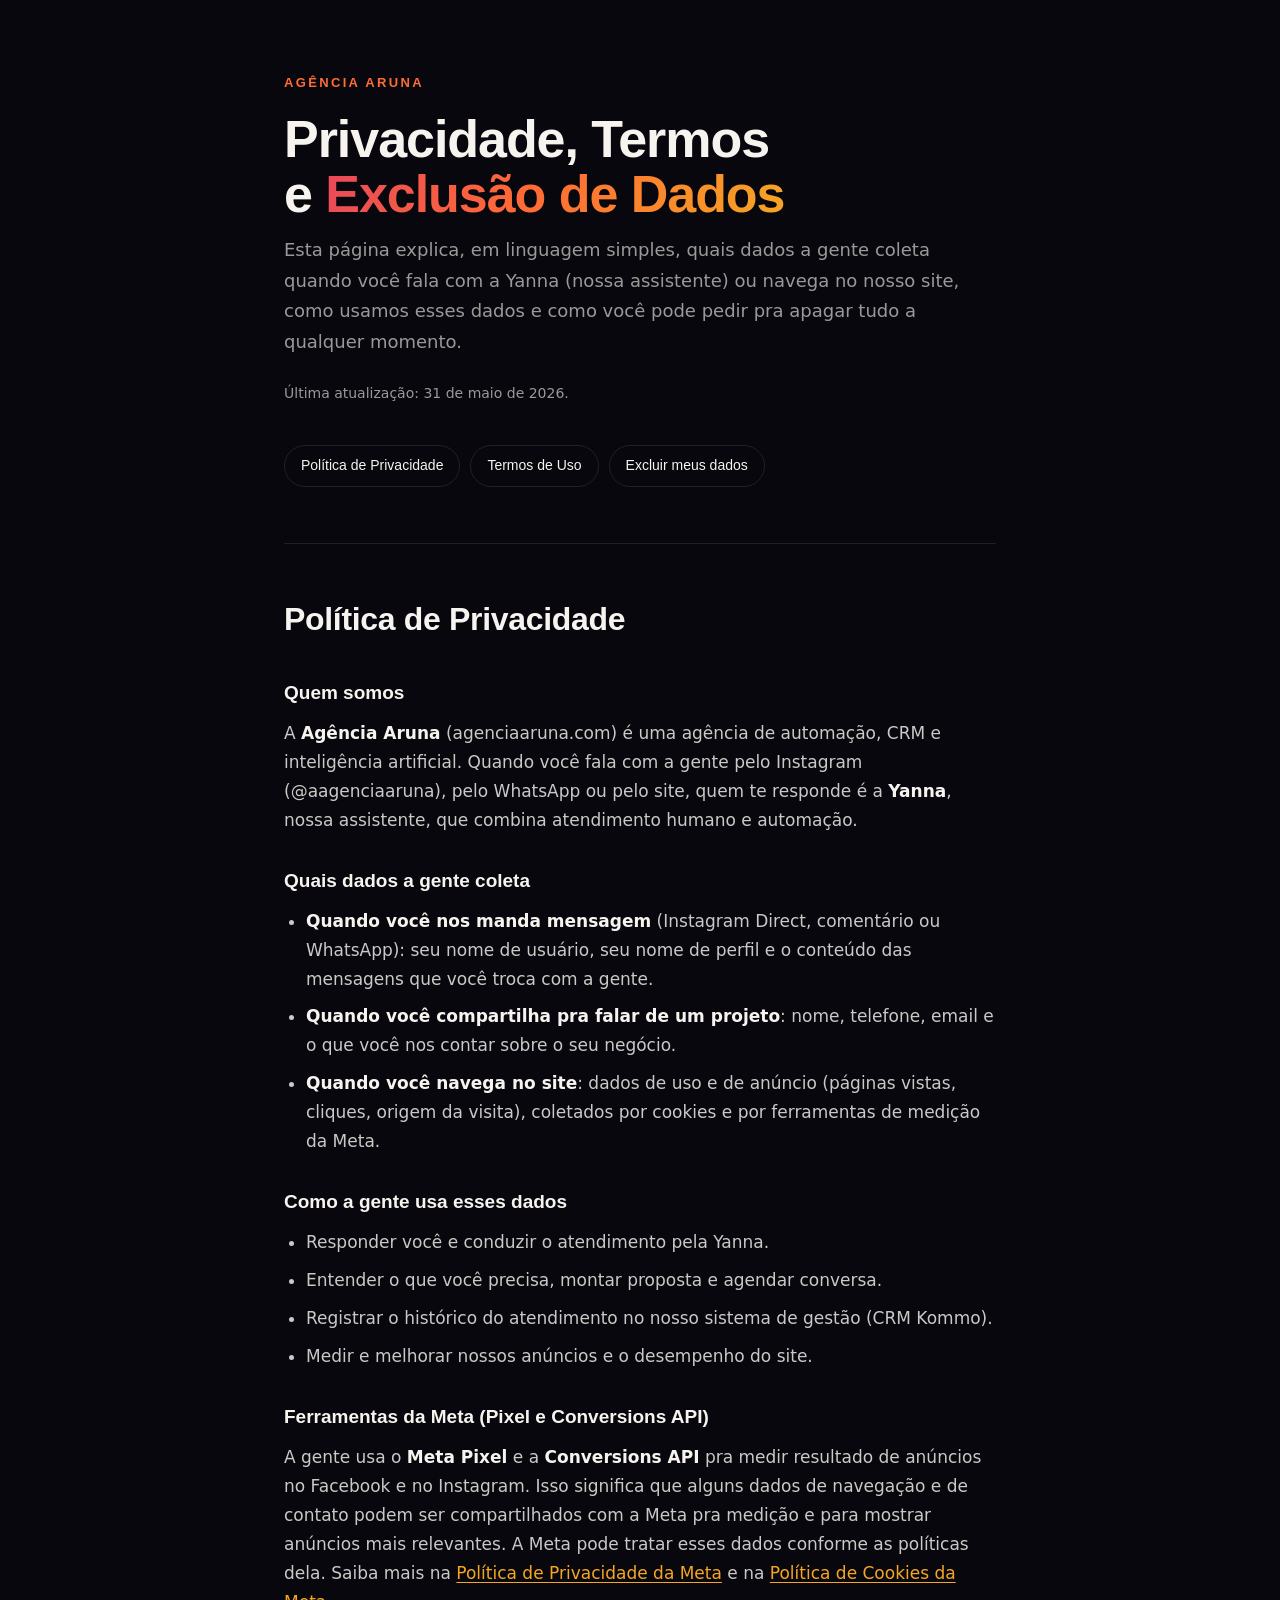
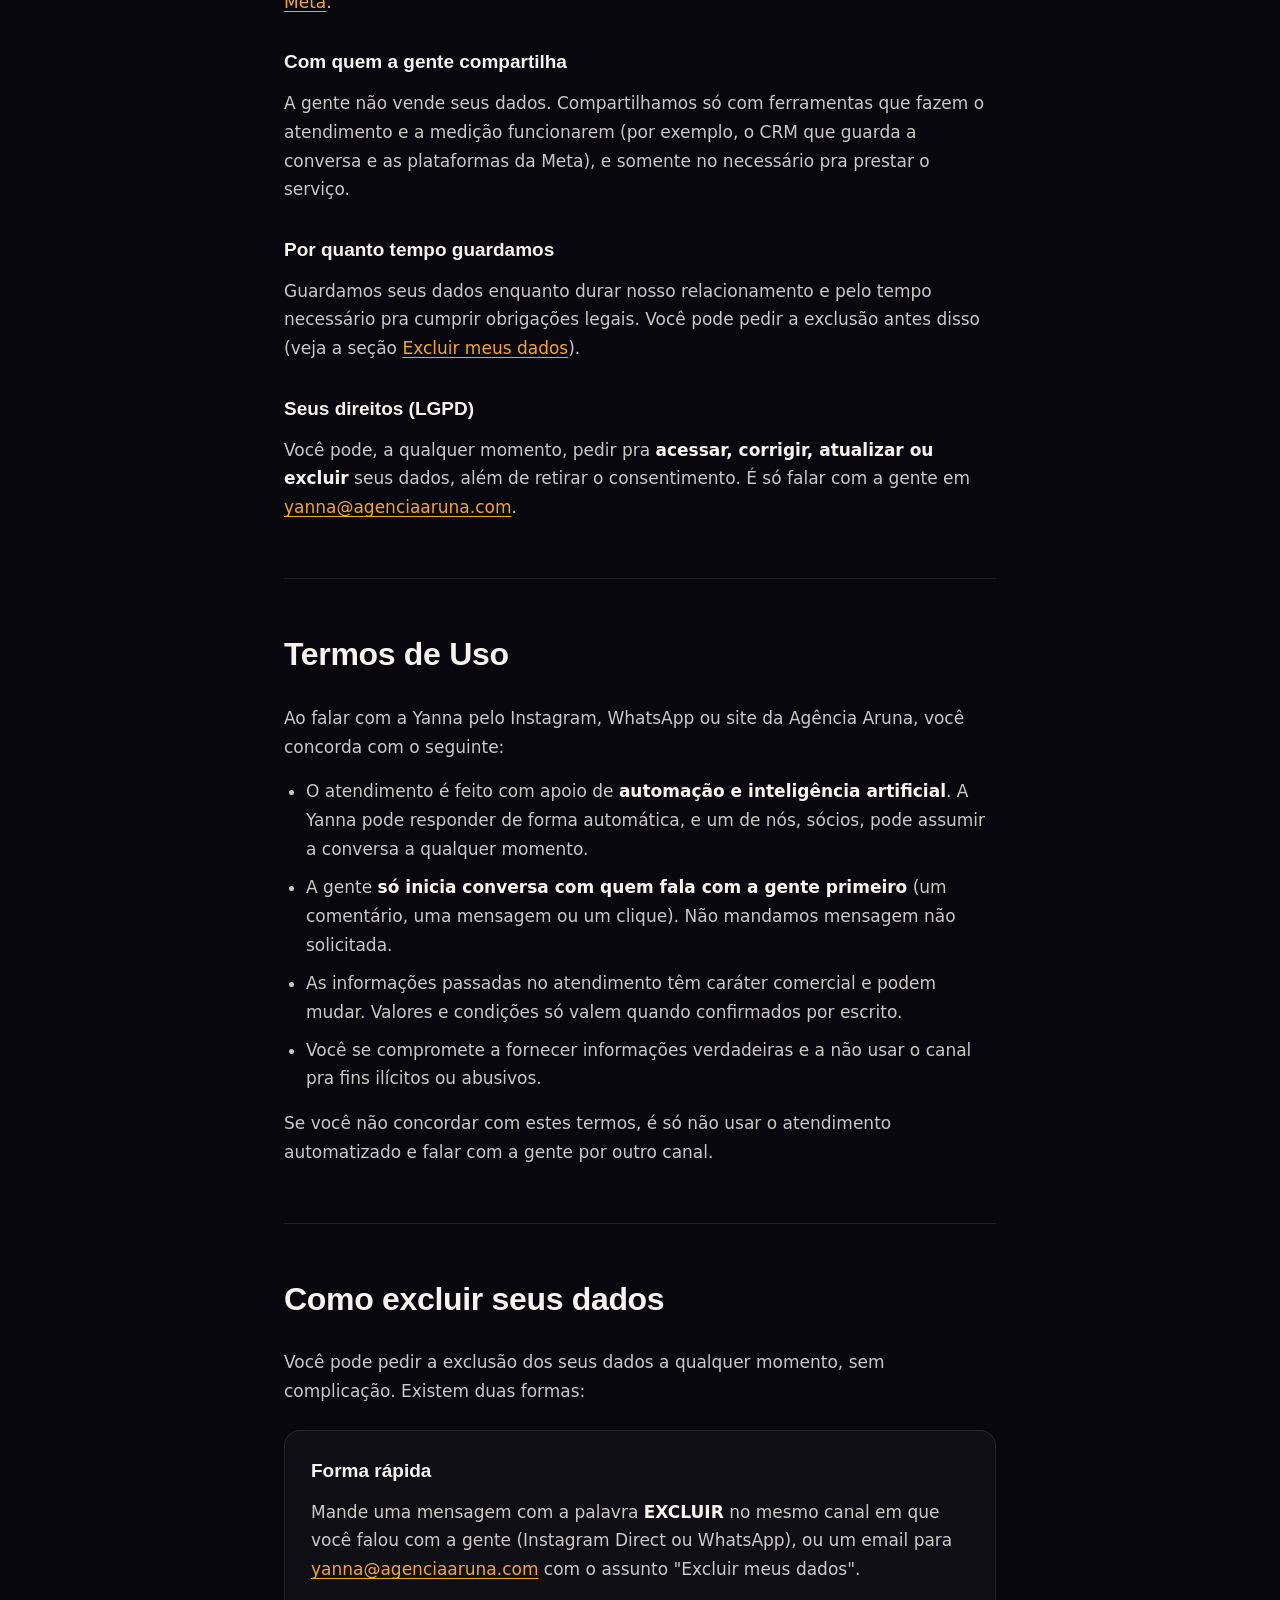
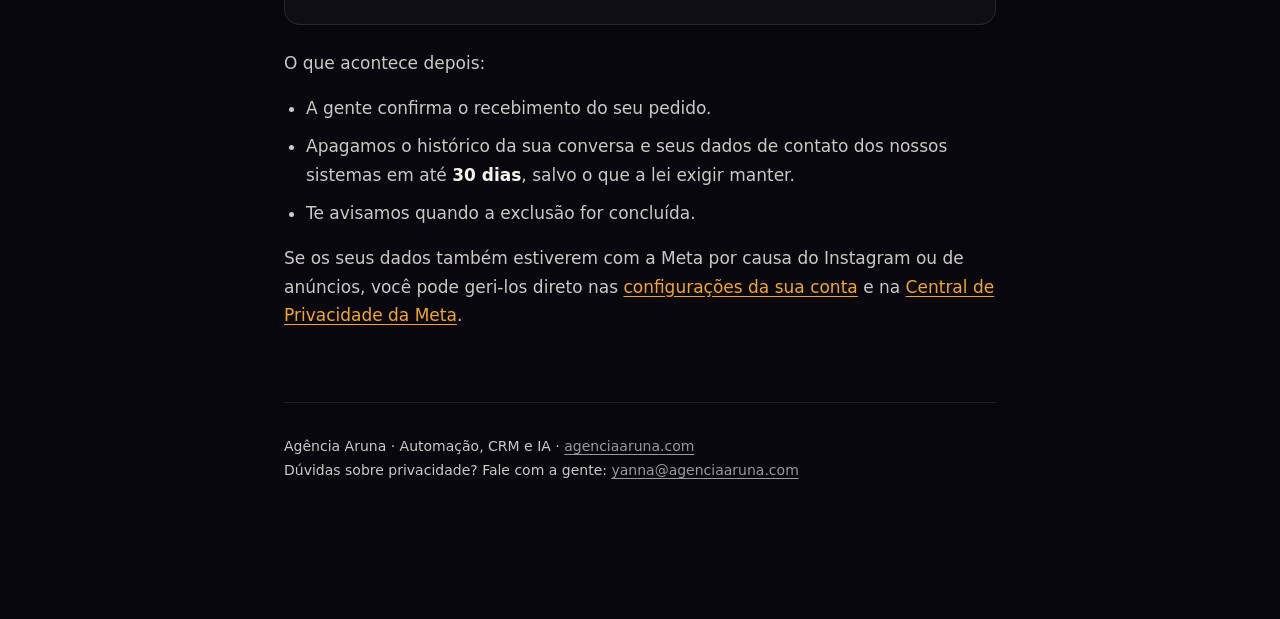
<file: politica-de-privacidade/index.html>
<!DOCTYPE html>
<html lang="pt-BR">
<head>
  <meta charset="UTF-8">
  <meta name="viewport" content="width=device-width, initial-scale=1.0">
  <title>Política de Privacidade, Termos de Uso e Exclusão de Dados | Agência Aruna</title>
  <meta name="description" content="Como a Agência Aruna coleta, usa e protege seus dados no atendimento automatizado da Yanna IA, no site e nas ferramentas da Meta. Inclui termos de uso e como pedir a exclusão dos seus dados.">
  <meta name="robots" content="index, follow">
  <link rel="icon" href="/favicon.svg">
  <link rel="preconnect" href="https://api.fontshare.com" crossorigin>
  <link href="https://api.fontshare.com/v2/css?f[]=cabinet-grotesk@500,700,800&f[]=general-sans@400,500,600&display=swap" rel="stylesheet">
  <style>
    :root{
      --coral:#E8485A; --orange:#FF6B35; --amber:#F5A623;
      --dark:#07070D; --light:#F7F3EE;
      --muted:rgba(247,243,238,0.62);
      --faint:rgba(247,243,238,0.14);
      --rule:rgba(247,243,238,0.10);
      --grad:linear-gradient(120deg,var(--coral) 0%,var(--orange) 45%,var(--amber) 100%);
    }
    *{box-sizing:border-box;margin:0;padding:0}
    html{scroll-behavior:smooth}
    body{
      background:var(--dark); color:var(--light);
      font-family:'General Sans',system-ui,sans-serif;
      font-size:17px; line-height:1.7; -webkit-font-smoothing:antialiased;
    }
    .wrap{max-width:760px; margin:0 auto; padding:72px 24px 120px}
    .eyebrow{
      font-family:'Cabinet Grotesk',sans-serif; font-weight:700;
      font-size:13px; letter-spacing:.18em; text-transform:uppercase;
      color:var(--orange); margin-bottom:18px;
    }
    h1{
      font-family:'Cabinet Grotesk',sans-serif; font-weight:800;
      font-size:clamp(34px,6vw,52px); line-height:1.05; letter-spacing:-.02em;
      margin-bottom:14px;
    }
    h1 .grad{
      background:var(--grad); -webkit-background-clip:text; background-clip:text;
      -webkit-text-fill-color:transparent;
    }
    .lead{color:var(--muted); font-size:18px; max-width:62ch; margin-bottom:10px}
    .updated{color:var(--muted); font-size:14px; margin-top:24px}
    .toc{
      display:flex; flex-wrap:wrap; gap:10px; margin:40px 0 8px;
    }
    .toc a{
      font-family:'Cabinet Grotesk',sans-serif; font-weight:500; font-size:14px;
      color:var(--light); text-decoration:none;
      border:1px solid var(--rule); border-radius:999px; padding:8px 16px;
      transition:border-color .2s,color .2s;
    }
    .toc a:hover{border-color:rgba(255,107,53,.5); color:var(--orange)}
    section{
      border-top:1px solid var(--rule); margin-top:56px; padding-top:48px;
      scroll-margin-top:24px;
    }
    h2{
      font-family:'Cabinet Grotesk',sans-serif; font-weight:700;
      font-size:clamp(24px,4vw,32px); letter-spacing:-.01em; margin-bottom:22px;
    }
    h3{
      font-family:'Cabinet Grotesk',sans-serif; font-weight:600;
      font-size:19px; margin:30px 0 10px;
    }
    p{color:rgba(247,243,238,0.82); margin-bottom:16px}
    ul{margin:0 0 16px; padding-left:22px}
    li{color:rgba(247,243,238,0.82); margin-bottom:9px}
    a{color:var(--amber); text-decoration:underline; text-underline-offset:3px}
    a:hover{color:var(--orange)}
    strong{color:var(--light); font-weight:600}
    .callout{
      border:1px solid var(--rule); border-radius:16px; padding:24px 26px;
      margin:24px 0; background:rgba(247,243,238,0.03);
    }
    .callout h3{margin-top:0}
    footer{
      border-top:1px solid var(--rule); margin-top:72px; padding-top:32px;
      color:var(--muted); font-size:14px;
    }
    footer a{color:var(--muted)}
  </style>
</head>
<body>
  <main class="wrap">
    <p class="eyebrow">Agência Aruna</p>
    <h1>Privacidade, Termos<br>e <span class="grad">Exclusão de Dados</span></h1>
    <p class="lead">Esta página explica, em linguagem simples, quais dados a gente coleta quando você fala com a Yanna (nossa assistente) ou navega no nosso site, como usamos esses dados e como você pode pedir pra apagar tudo a qualquer momento.</p>
    <p class="updated">Última atualização: 31 de maio de 2026.</p>

    <nav class="toc">
      <a href="#privacidade">Política de Privacidade</a>
      <a href="#termos">Termos de Uso</a>
      <a href="#deletar-dados">Excluir meus dados</a>
    </nav>

    <section id="privacidade">
      <h2>Política de Privacidade</h2>

      <h3>Quem somos</h3>
      <p>A <strong>Agência Aruna</strong> (agenciaaruna.com) é uma agência de automação, CRM e inteligência artificial. Quando você fala com a gente pelo Instagram (@aagenciaaruna), pelo WhatsApp ou pelo site, quem te responde é a <strong>Yanna</strong>, nossa assistente, que combina atendimento humano e automação.</p>

      <h3>Quais dados a gente coleta</h3>
      <ul>
        <li><strong>Quando você nos manda mensagem</strong> (Instagram Direct, comentário ou WhatsApp): seu nome de usuário, seu nome de perfil e o conteúdo das mensagens que você troca com a gente.</li>
        <li><strong>Quando você compartilha pra falar de um projeto</strong>: nome, telefone, email e o que você nos contar sobre o seu negócio.</li>
        <li><strong>Quando você navega no site</strong>: dados de uso e de anúncio (páginas vistas, cliques, origem da visita), coletados por cookies e por ferramentas de medição da Meta.</li>
      </ul>

      <h3>Como a gente usa esses dados</h3>
      <ul>
        <li>Responder você e conduzir o atendimento pela Yanna.</li>
        <li>Entender o que você precisa, montar proposta e agendar conversa.</li>
        <li>Registrar o histórico do atendimento no nosso sistema de gestão (CRM Kommo).</li>
        <li>Medir e melhorar nossos anúncios e o desempenho do site.</li>
      </ul>

      <h3>Ferramentas da Meta (Pixel e Conversions API)</h3>
      <p>A gente usa o <strong>Meta Pixel</strong> e a <strong>Conversions API</strong> pra medir resultado de anúncios no Facebook e no Instagram. Isso significa que alguns dados de navegação e de contato podem ser compartilhados com a Meta pra medição e para mostrar anúncios mais relevantes. A Meta pode tratar esses dados conforme as políticas dela. Saiba mais na <a href="https://www.facebook.com/privacy/policy/" target="_blank" rel="noopener">Política de Privacidade da Meta</a> e na <a href="https://www.facebook.com/policies/cookies/" target="_blank" rel="noopener">Política de Cookies da Meta</a>.</p>

      <h3>Com quem a gente compartilha</h3>
      <p>A gente não vende seus dados. Compartilhamos só com ferramentas que fazem o atendimento e a medição funcionarem (por exemplo, o CRM que guarda a conversa e as plataformas da Meta), e somente no necessário pra prestar o serviço.</p>

      <h3>Por quanto tempo guardamos</h3>
      <p>Guardamos seus dados enquanto durar nosso relacionamento e pelo tempo necessário pra cumprir obrigações legais. Você pode pedir a exclusão antes disso (veja a seção <a href="#deletar-dados">Excluir meus dados</a>).</p>

      <h3>Seus direitos (LGPD)</h3>
      <p>Você pode, a qualquer momento, pedir pra <strong>acessar, corrigir, atualizar ou excluir</strong> seus dados, além de retirar o consentimento. É só falar com a gente em <a href="mailto:yanna@agenciaaruna.com">yanna@agenciaaruna.com</a>.</p>
    </section>

    <section id="termos">
      <h2>Termos de Uso</h2>
      <p>Ao falar com a Yanna pelo Instagram, WhatsApp ou site da Agência Aruna, você concorda com o seguinte:</p>
      <ul>
        <li>O atendimento é feito com apoio de <strong>automação e inteligência artificial</strong>. A Yanna pode responder de forma automática, e um de nós, sócios, pode assumir a conversa a qualquer momento.</li>
        <li>A gente <strong>só inicia conversa com quem fala com a gente primeiro</strong> (um comentário, uma mensagem ou um clique). Não mandamos mensagem não solicitada.</li>
        <li>As informações passadas no atendimento têm caráter comercial e podem mudar. Valores e condições só valem quando confirmados por escrito.</li>
        <li>Você se compromete a fornecer informações verdadeiras e a não usar o canal pra fins ilícitos ou abusivos.</li>
      </ul>
      <p>Se você não concordar com estes termos, é só não usar o atendimento automatizado e falar com a gente por outro canal.</p>
    </section>

    <section id="deletar-dados">
      <h2>Como excluir seus dados</h2>
      <p>Você pode pedir a exclusão dos seus dados a qualquer momento, sem complicação. Existem duas formas:</p>
      <div class="callout">
        <h3>Forma rápida</h3>
        <p>Mande uma mensagem com a palavra <strong>EXCLUIR</strong> no mesmo canal em que você falou com a gente (Instagram Direct ou WhatsApp), ou um email para <a href="mailto:yanna@agenciaaruna.com?subject=Excluir%20meus%20dados">yanna@agenciaaruna.com</a> com o assunto "Excluir meus dados".</p>
      </div>
      <p>O que acontece depois:</p>
      <ul>
        <li>A gente confirma o recebimento do seu pedido.</li>
        <li>Apagamos o histórico da sua conversa e seus dados de contato dos nossos sistemas em até <strong>30 dias</strong>, salvo o que a lei exigir manter.</li>
        <li>Te avisamos quando a exclusão for concluída.</li>
      </ul>
      <p>Se os seus dados também estiverem com a Meta por causa do Instagram ou de anúncios, você pode geri-los direto nas <a href="https://accountscenter.instagram.com/" target="_blank" rel="noopener">configurações da sua conta</a> e na <a href="https://www.facebook.com/privacy/policy/" target="_blank" rel="noopener">Central de Privacidade da Meta</a>.</p>
    </section>

    <footer>
      <p>Agência Aruna · Automação, CRM e IA · <a href="https://agenciaaruna.com">agenciaaruna.com</a><br>
      Dúvidas sobre privacidade? Fale com a gente: <a href="mailto:yanna@agenciaaruna.com">yanna@agenciaaruna.com</a></p>
    </footer>
  </main>
</body>
</html>
</file>
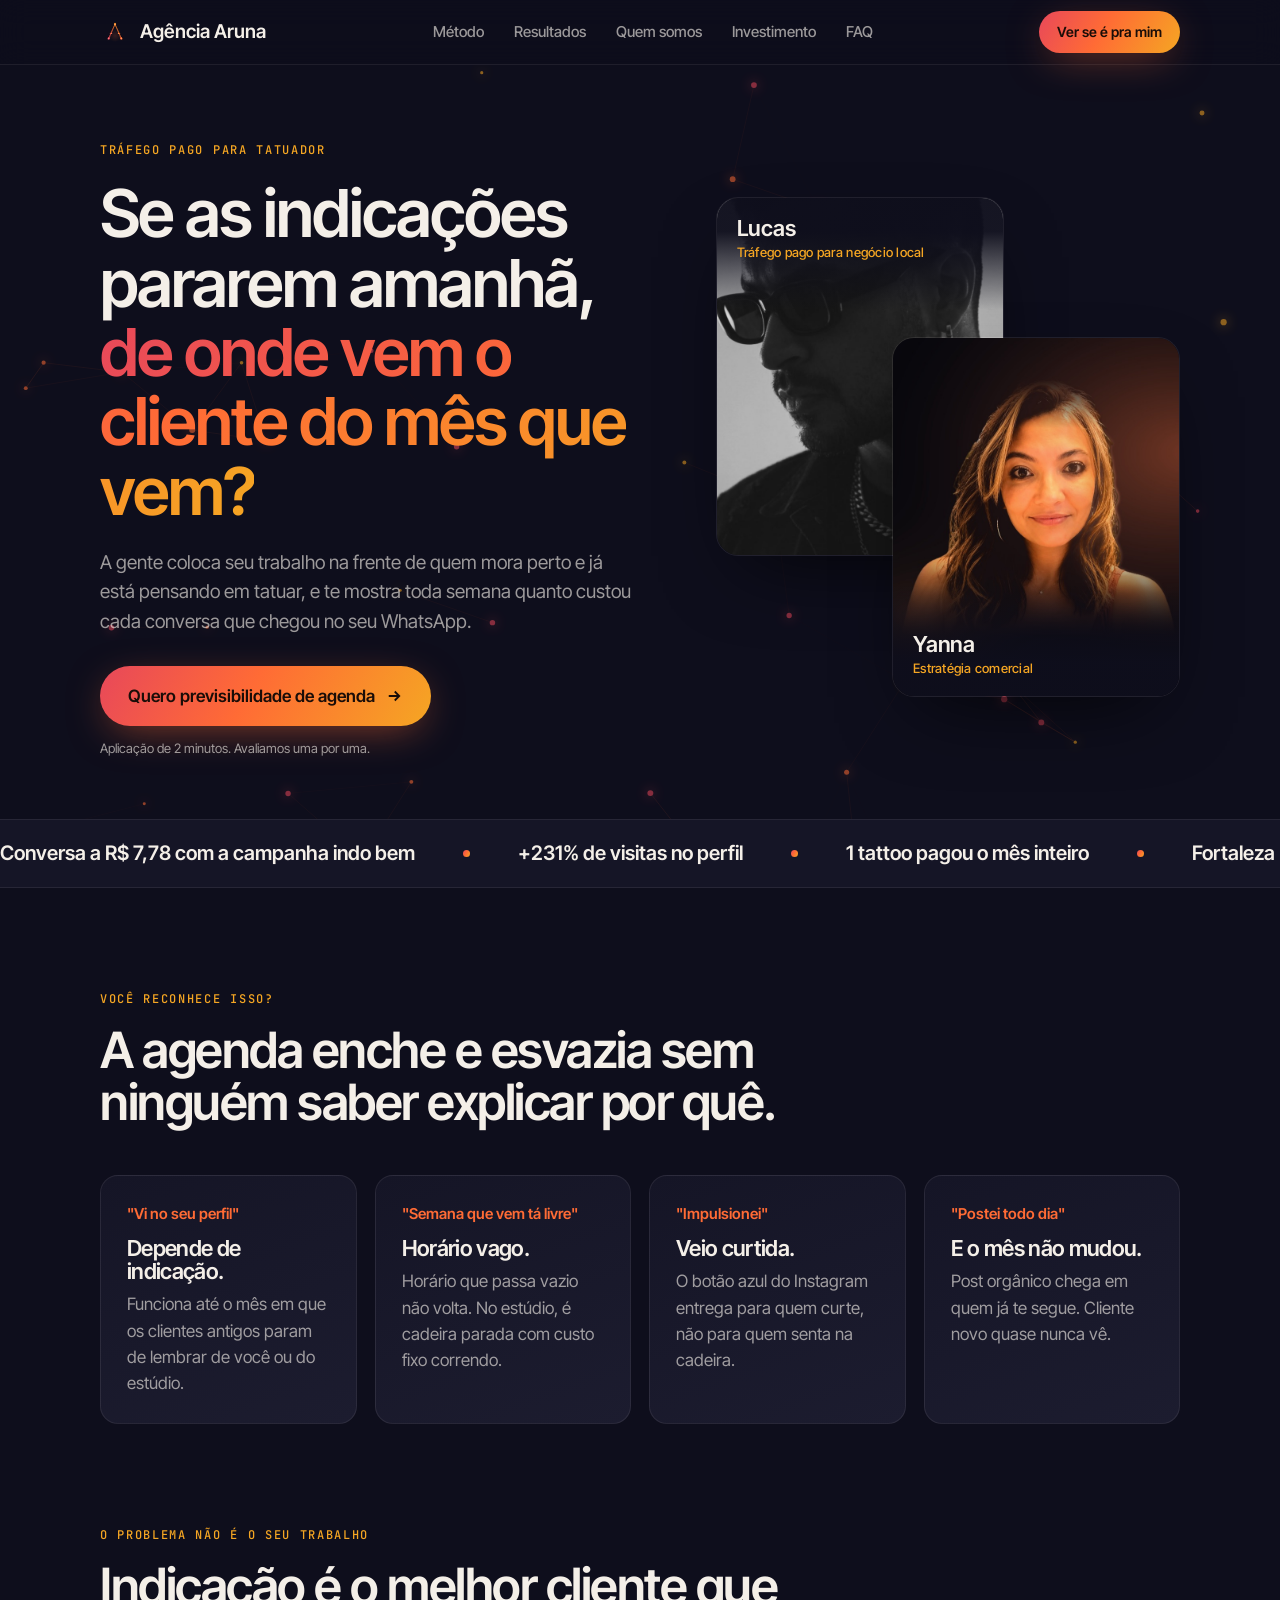
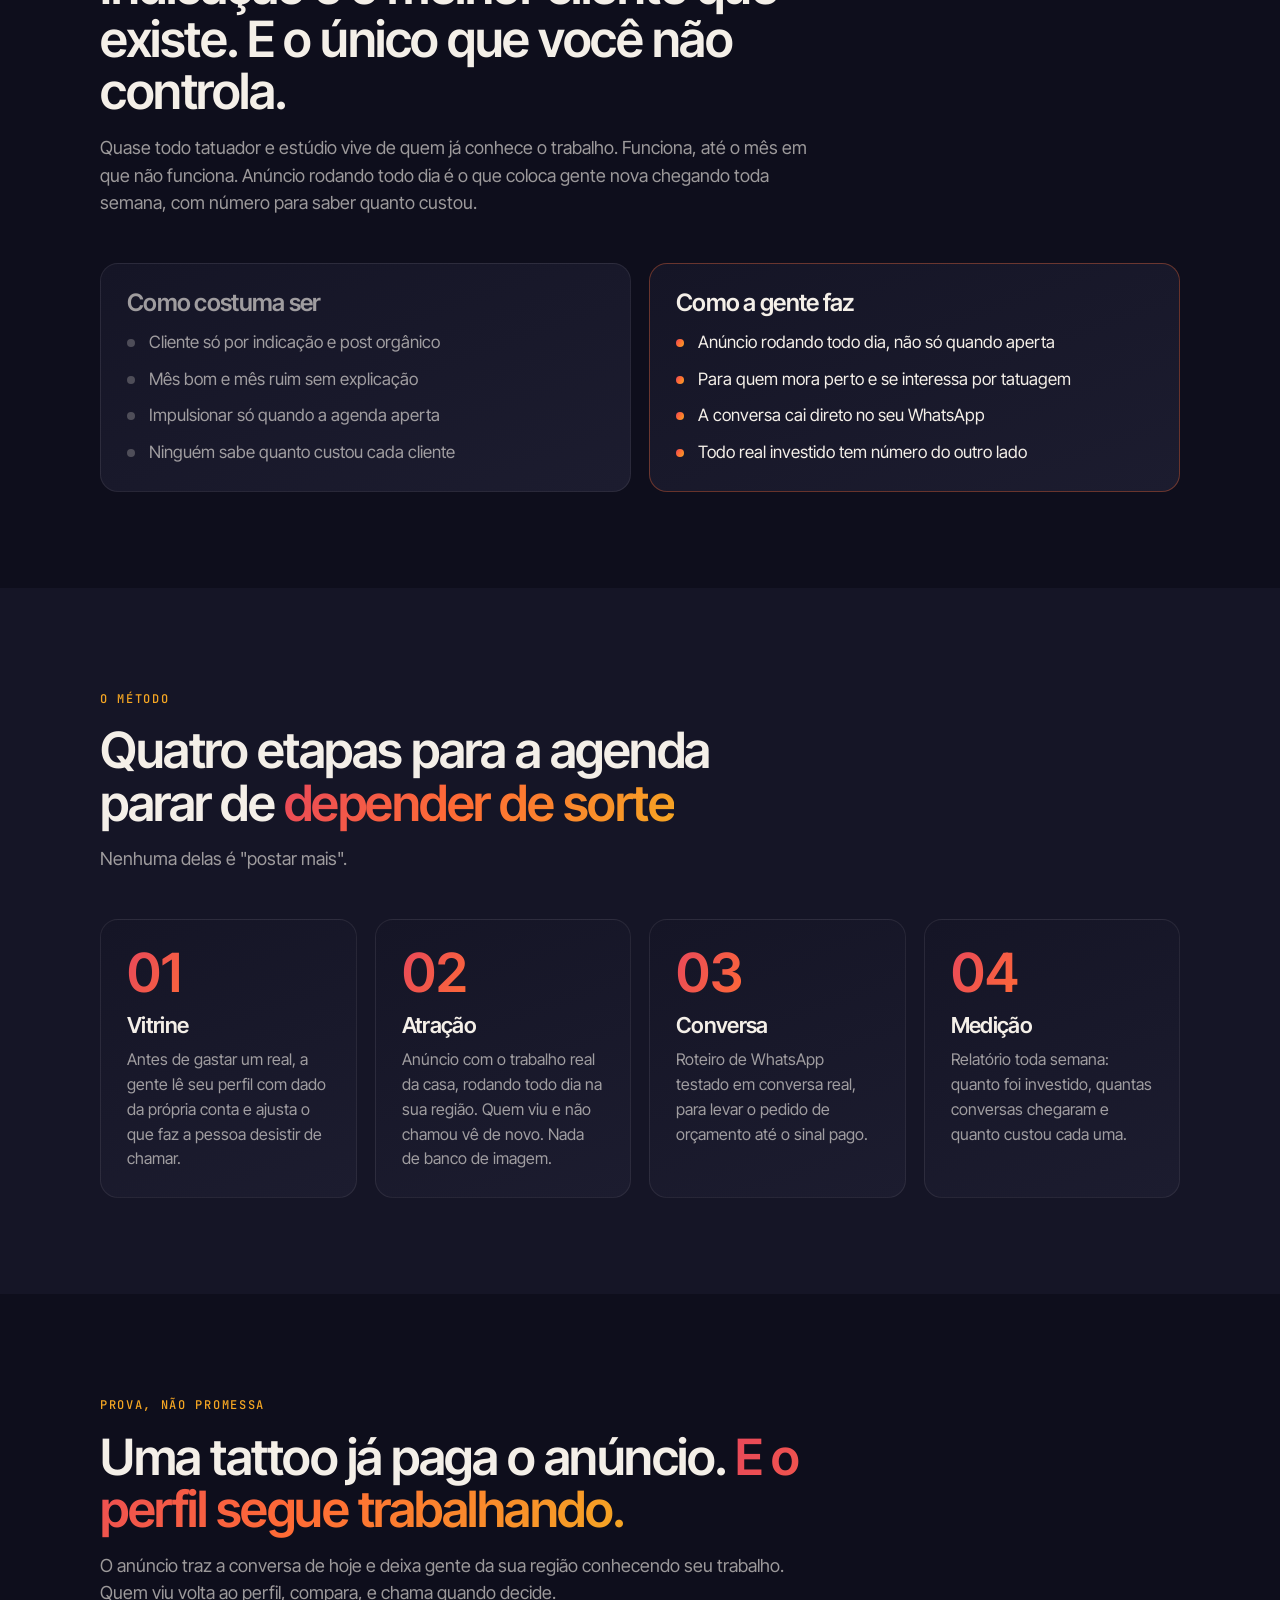
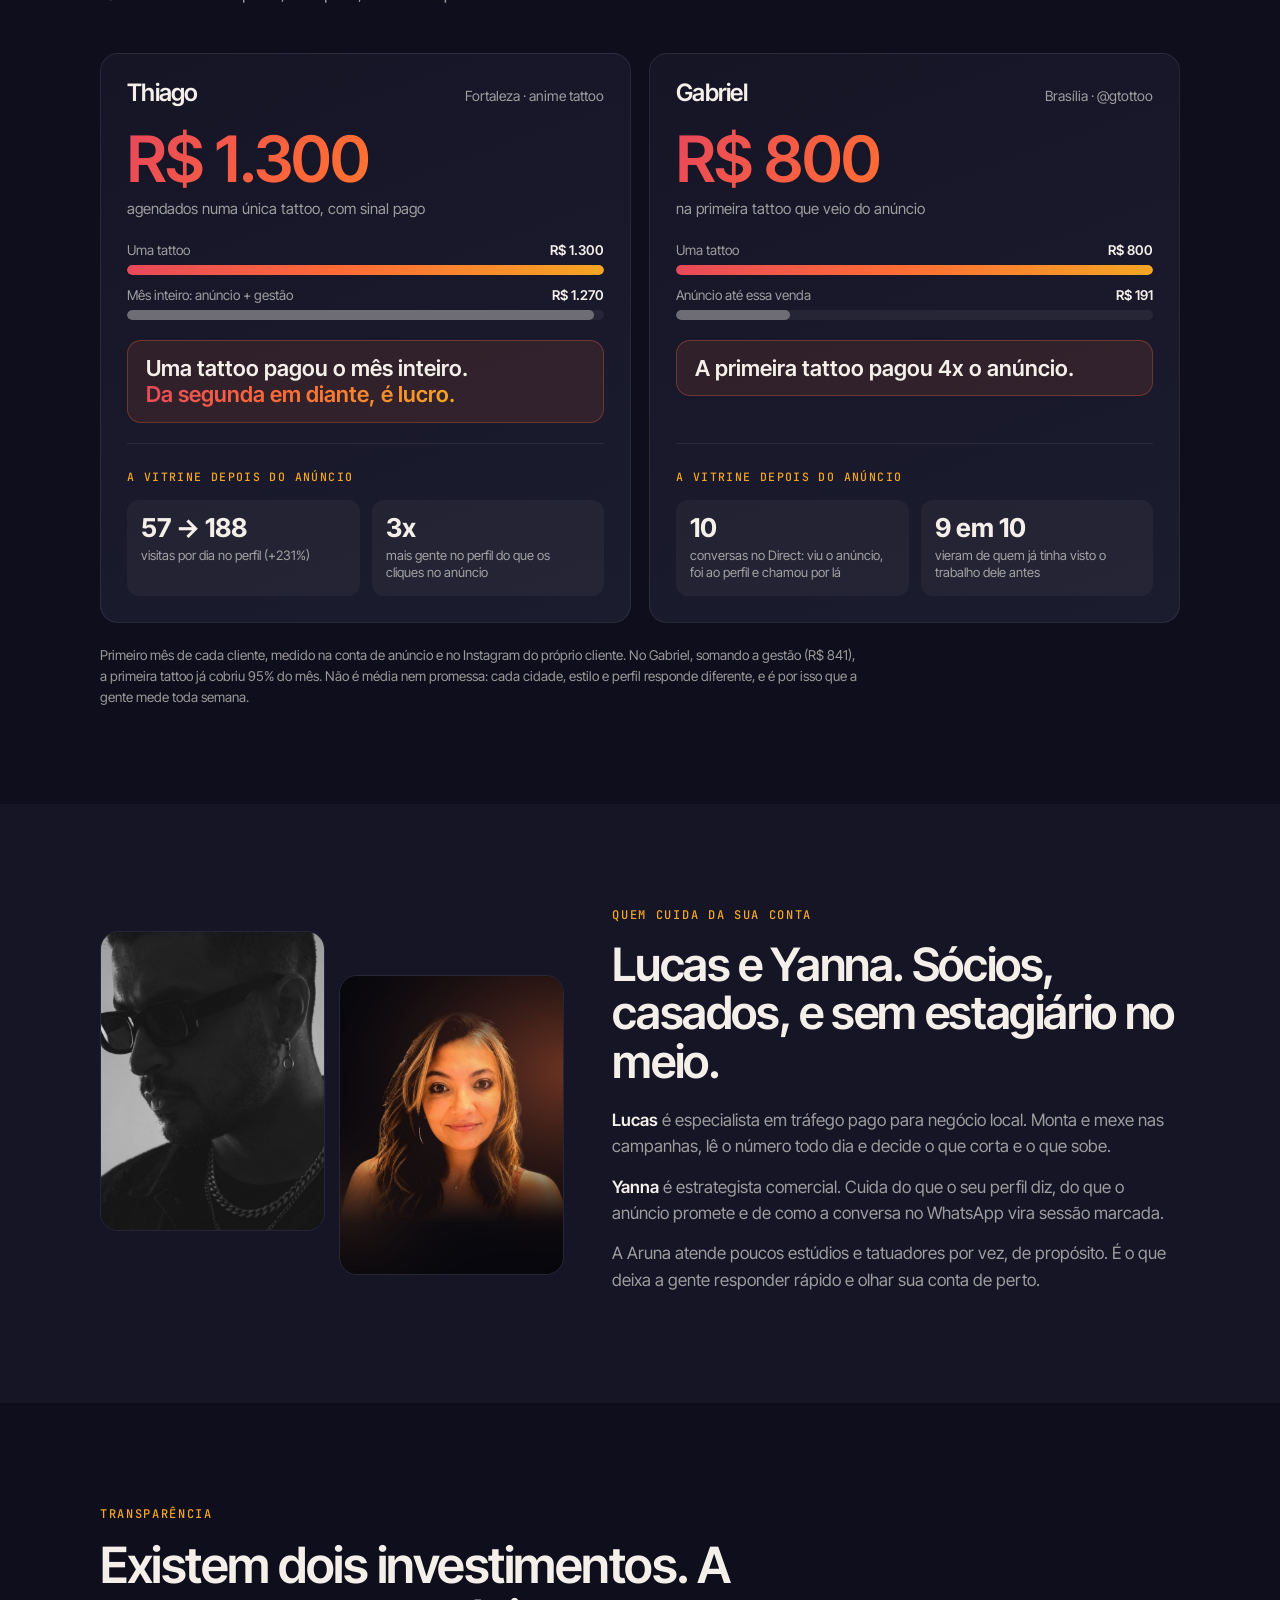
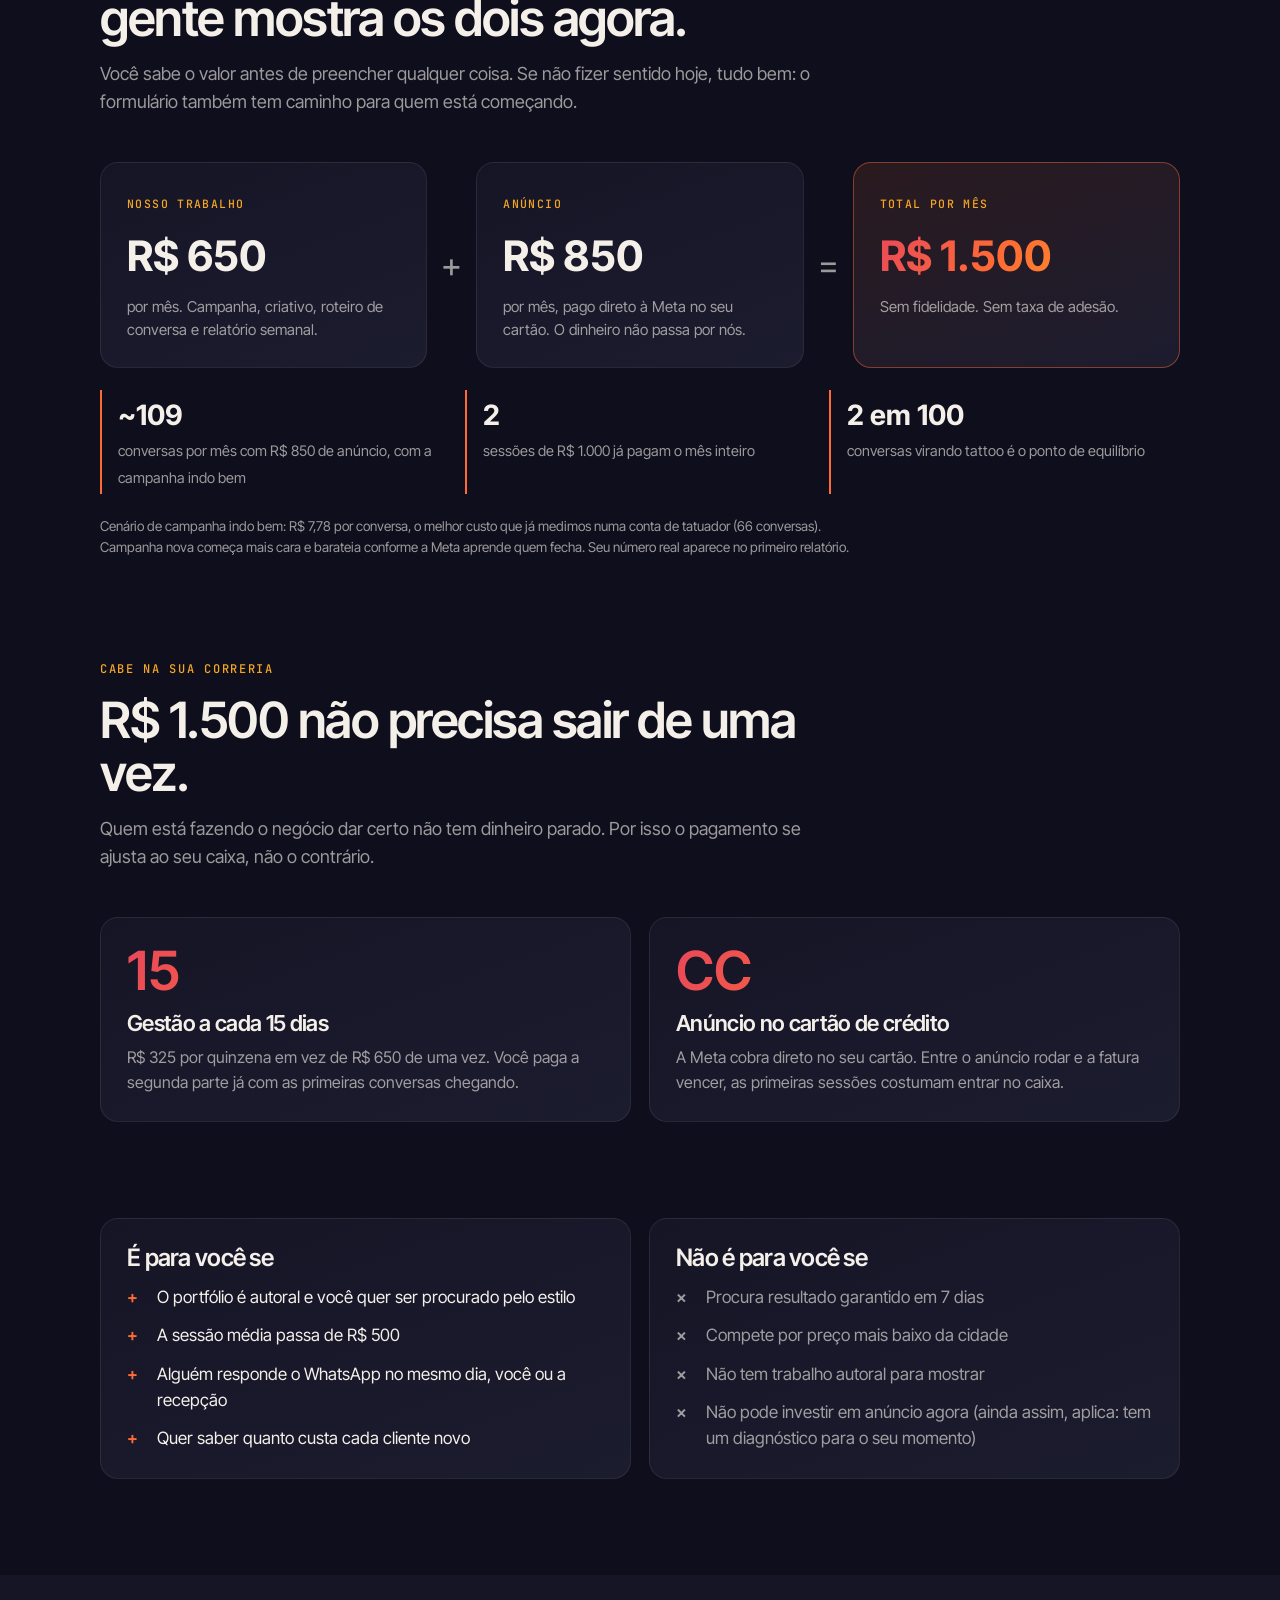
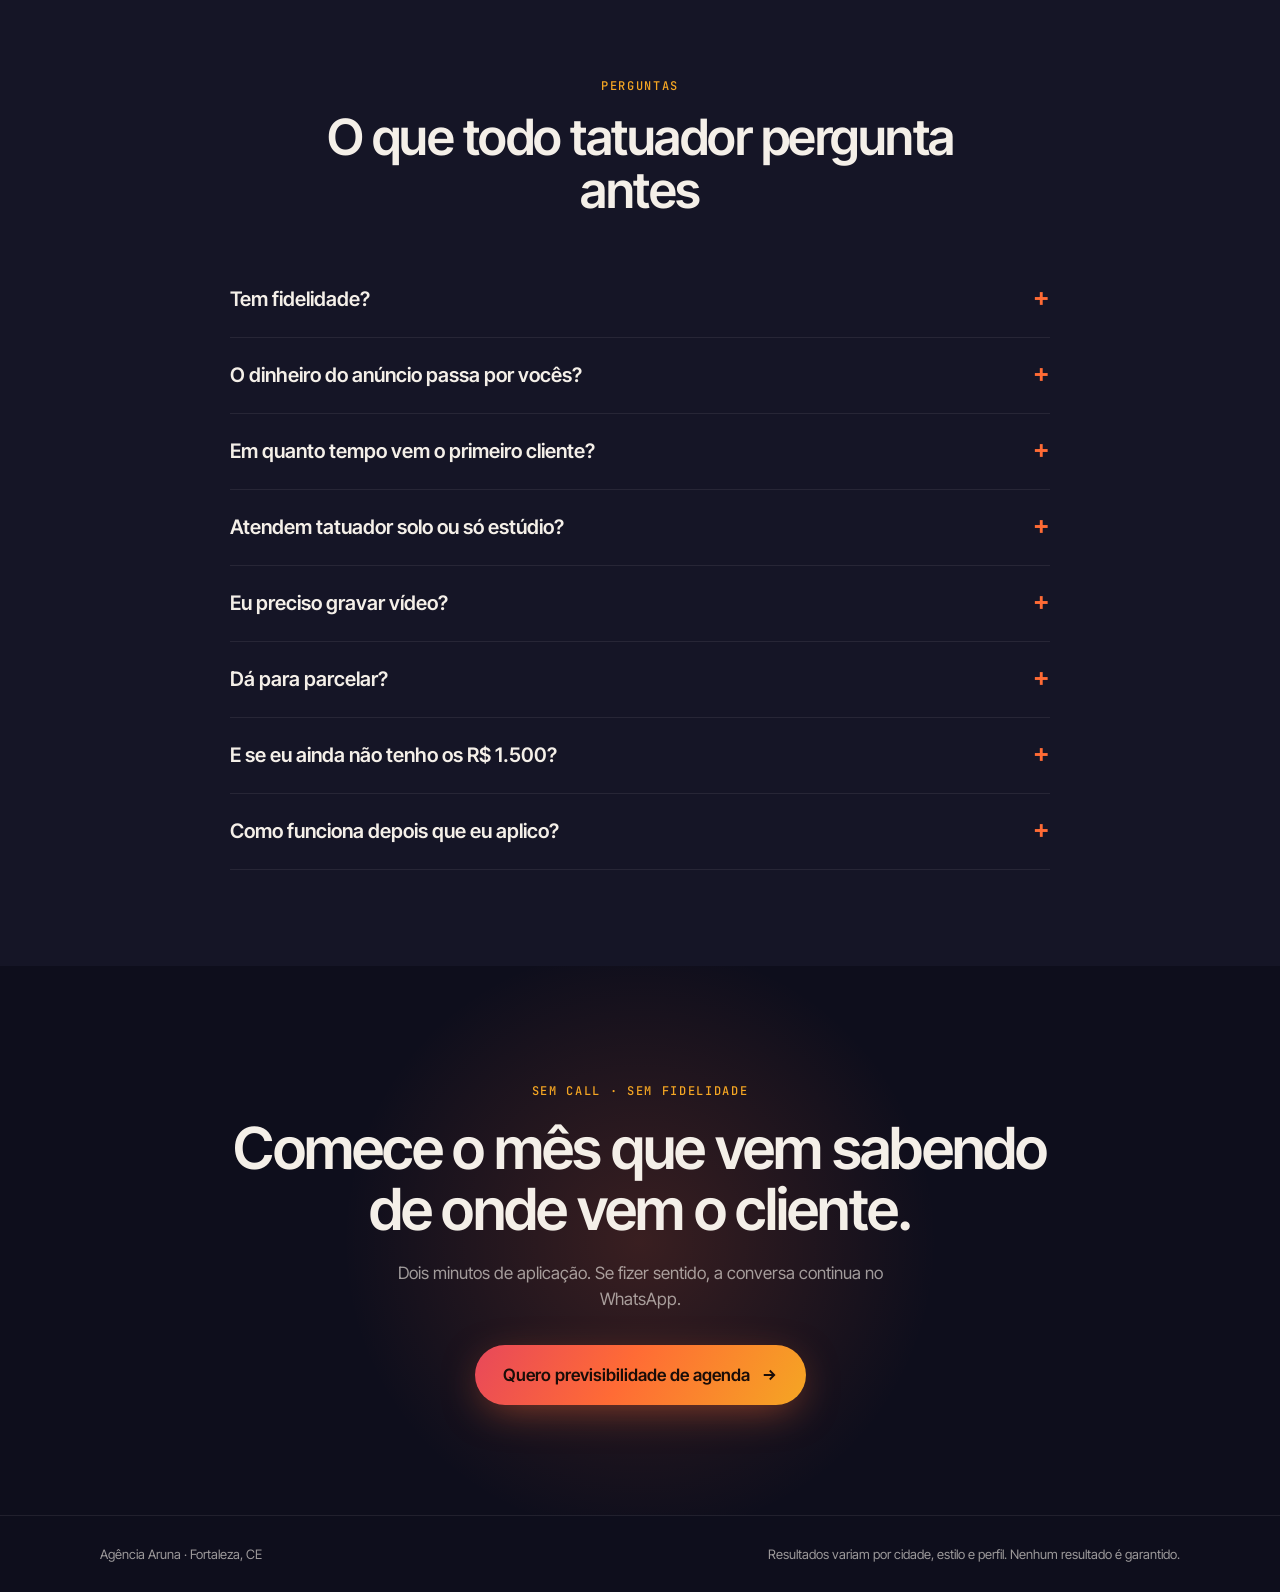
<file: tatuador/index.html>
<!doctype html>
<html lang="pt-BR">
<head>
<meta charset="utf-8">
<meta name="viewport" content="width=device-width,initial-scale=1">
<title>Aruna · Tráfego pago para tatuador</title>
<meta name="description" content="Anúncio que coloca seu trabalho na frente de quem mora perto e já está pensando em tatuar, com o custo de cada conversa toda semana.">
<link rel="icon" href="assets/simbolo.svg">
<link rel="stylesheet" href="estilo.css?v=20260926b">
<script>
!function(f,b,e,v,n,t,s){if(f.fbq)return;n=f.fbq=function(){n.callMethod?n.callMethod.apply(n,arguments):n.queue.push(arguments)};if(!f._fbq)f._fbq=n;n.push=n;n.loaded=!0;n.version='2.0';n.queue=[];t=b.createElement(e);t.async=!0;t.src=v;s=b.getElementsByTagName(e)[0];s.parentNode.insertBefore(t,s)}(window,document,'script','https://connect.facebook.net/en_US/fbevents.js');
fbq('init','805389752641637');fbq('track','PageView');
</script>
</head>
<body>

<header class="nav">
  <div class="wrap">
    <a class="brand" href="#"><img src="assets/simbolo.svg" alt=""><span>Agência Aruna</span></a>
    <nav class="links"><a href="#metodo">Método</a><a href="#resultados">Resultados</a><a href="#quem-somos">Quem somos</a><a href="#investimento">Investimento</a><a href="#faq">FAQ</a></nav>
    <a class="btn" href="aplicacao.html?v=20260926c">Ver se é pra mim</a>
  </div>
</header>

<section class="hero">
  <canvas id="nos"></canvas>
  <div class="wrap">
    <div>
      <span class="kicker">Tráfego pago para tatuador</span>
      <h1>Se as indicações pararem amanhã, <span class="grad-txt">de onde vem o cliente do mês que vem?</span></h1>
      <p class="lead">A gente coloca seu trabalho na frente de quem mora perto e já está pensando em tatuar, e te mostra toda semana quanto custou cada conversa que chegou no seu WhatsApp.</p>
      <a class="btn" href="aplicacao.html?v=20260926c">Quero previsibilidade de agenda
        <svg viewBox="0 0 24 24" fill="none" stroke="currentColor" stroke-width="2.4"><path d="M5 12h14M13 6l6 6-6 6"/></svg></a>
      <p class="cta-note">Aplicação de 2 minutos. Avaliamos uma por uma.</p>
    </div>
    <div class="duo">
      <figure class="f1"><img src="assets/lucas.jpg" alt="Lucas Nogueira"><figcaption><b>Lucas</b><span>Tráfego pago para negócio local</span></figcaption></figure>
      <figure class="f2"><img src="assets/yanna.jpg" alt="Yanna Barbara"><figcaption><b>Yanna</b><span>Estratégia comercial</span></figcaption></figure>
    </div>
  </div>
</section>

<div class="marquee" aria-hidden="true">
  <div class="track">
    <span>Conversa a R$ 7,78 com a campanha indo bem</span><span>+231% de visitas no perfil</span><span>1 tattoo pagou o mês inteiro</span><span>Fortaleza · Campo Grande · Barra do Garças</span><span>Sem fidelidade</span><span>Gestão a cada 15 dias</span>
    <span>Conversa a R$ 7,78 com a campanha indo bem</span><span>+231% de visitas no perfil</span><span>1 tattoo pagou o mês inteiro</span><span>Fortaleza · Campo Grande · Barra do Garças</span><span>Sem fidelidade</span><span>Gestão a cada 15 dias</span>
  </div>
</div>

<section class="block">
  <div class="wrap">
    <div class="head">
      <span class="kicker">Você reconhece isso?</span>
      <h2>A agenda enche e esvazia sem ninguém saber explicar por quê.</h2>
    </div>
    <div class="grid g4">
      <div class="card dor"><span class="q">"Vi no seu perfil"</span><h3>Depende de indicação.</h3><p class="muted">Funciona até o mês em que os clientes antigos param de lembrar de você ou do estúdio.</p></div>
      <div class="card dor"><span class="q">"Semana que vem tá livre"</span><h3>Horário vago.</h3><p class="muted">Horário que passa vazio não volta. No estúdio, é cadeira parada com custo fixo correndo.</p></div>
      <div class="card dor"><span class="q">"Impulsionei"</span><h3>Veio curtida.</h3><p class="muted">O botão azul do Instagram entrega para quem curte, não para quem senta na cadeira.</p></div>
      <div class="card dor"><span class="q">"Postei todo dia"</span><h3>E o mês não mudou.</h3><p class="muted">Post orgânico chega em quem já te segue. Cliente novo quase nunca vê.</p></div>
    </div>
  </div>
</section>

<section class="block" style="padding-top:0">
  <div class="wrap">
    <div class="head">
      <span class="kicker">O problema não é o seu trabalho</span>
      <h2>Indicação é o melhor cliente que existe. E o único que você não controla.</h2>
      <p>Quase todo tatuador e estúdio vive de quem já conhece o trabalho. Funciona, até o mês em que não funciona. Anúncio rodando todo dia é o que coloca gente nova chegando toda semana, com número para saber quanto custou.</p>
    </div>
    <div class="reframe">
      <div class="card">
        <h3 class="muted">Como costuma ser</h3>
        <ul>
          <li>Cliente só por indicação e post orgânico</li>
          <li>Mês bom e mês ruim sem explicação</li>
          <li>Impulsionar só quando a agenda aperta</li>
          <li>Ninguém sabe quanto custou cada cliente</li>
        </ul>
      </div>
      <div class="card bom">
        <h3>Como a gente faz</h3>
        <ul>
          <li>Anúncio rodando todo dia, não só quando aperta</li>
          <li>Para quem mora perto e se interessa por tatuagem</li>
          <li>A conversa cai direto no seu WhatsApp</li>
          <li>Todo real investido tem número do outro lado</li>
        </ul>
      </div>
    </div>
  </div>
</section>

<section class="block" id="metodo" style="background:var(--void-2)">
  <div class="wrap">
    <div class="head">
      <span class="kicker">O método</span>
      <h2>Quatro etapas para a agenda parar de <span class="grad-txt">depender de sorte</span></h2>
      <p>Nenhuma delas é "postar mais".</p>
    </div>
    <div class="grid g4">
      <div class="card passo"><div class="n grad-txt">01</div><h3>Vitrine</h3><p>Antes de gastar um real, a gente lê seu perfil com dado da própria conta e ajusta o que faz a pessoa desistir de chamar.</p></div>
      <div class="card passo"><div class="n grad-txt">02</div><h3>Atração</h3><p>Anúncio com o trabalho real da casa, rodando todo dia na sua região. Quem viu e não chamou vê de novo. Nada de banco de imagem.</p></div>
      <div class="card passo"><div class="n grad-txt">03</div><h3>Conversa</h3><p>Roteiro de WhatsApp testado em conversa real, para levar o pedido de orçamento até o sinal pago.</p></div>
      <div class="card passo"><div class="n grad-txt">04</div><h3>Medição</h3><p>Relatório toda semana: quanto foi investido, quantas conversas chegaram e quanto custou cada uma.</p></div>
    </div>
  </div>
</section>

<section class="block" id="resultados">
  <div class="wrap">
    <div class="head">
      <span class="kicker">Prova, não promessa</span>
      <h2>Uma tattoo já paga o anúncio. <span class="grad-txt">E o perfil segue trabalhando.</span></h2>
      <p>O anúncio traz a conversa de hoje e deixa gente da sua região conhecendo seu trabalho. Quem viu volta ao perfil, compara, e chama quando decide.</p>
    </div>
    <div class="grid g2">
      <div class="card caso">
        <div class="topo"><h3>Thiago</h3><span class="quem">Fortaleza · anime tattoo</span></div>
        <div class="big"><b class="grad-txt">R$ 1.300</b><span>agendados numa única tattoo, com sinal pago</span></div>
        <div class="barras">
          <div class="linha"><span>Uma tattoo</span><i style="--w:100%"></i><b>R$ 1.300</b></div>
          <div class="linha custo"><span>Mês inteiro: anúncio + gestão</span><i style="--w:98%"></i><b>R$ 1.270</b></div>
        </div>
        <p class="veredito">Uma tattoo pagou o mês inteiro.<br><span class="grad-txt">Da segunda em diante, é lucro.</span></p>
        <div class="vitrine">
          <small>A vitrine depois do anúncio</small>
          <div class="vn">
            <div><b>57 → 188</b><span>visitas por dia no perfil (+231%)</span></div>
            <div><b>3x</b><span>mais gente no perfil do que os cliques no anúncio</span></div>
          </div>
        </div>
      </div>
      <div class="card caso">
        <div class="topo"><h3>Gabriel</h3><span class="quem">Brasília · @gtottoo</span></div>
        <div class="big"><b class="grad-txt">R$ 800</b><span>na primeira tattoo que veio do anúncio</span></div>
        <div class="barras">
          <div class="linha"><span>Uma tattoo</span><i style="--w:100%"></i><b>R$ 800</b></div>
          <div class="linha custo"><span>Anúncio até essa venda</span><i style="--w:24%"></i><b>R$ 191</b></div>
        </div>
        <p class="veredito">A primeira tattoo pagou 4x o anúncio.</p>
        <div class="vitrine">
          <small>A vitrine depois do anúncio</small>
          <div class="vn">
            <div><b>10</b><span>conversas no Direct: viu o anúncio, foi ao perfil e chamou por lá</span></div>
            <div><b>9 em 10</b><span>vieram de quem já tinha visto o trabalho dele antes</span></div>
          </div>
        </div>
      </div>
    </div>
    <p class="nota">Primeiro mês de cada cliente, medido na conta de anúncio e no Instagram do próprio cliente. No Gabriel, somando a gestão (R$ 841), a primeira tattoo já cobriu 95% do mês. Não é média nem promessa: cada cidade, estilo e perfil responde diferente, e é por isso que a gente mede toda semana.</p>
  </div>
</section>

<section class="block" id="quem-somos" style="background:var(--void-2)">
  <div class="wrap socios">
    <div class="fotos">
      <div><img src="assets/lucas.jpg" alt="Lucas"></div>
      <div><img src="assets/yanna.jpg" alt="Yanna"></div>
    </div>
    <div>
      <span class="kicker">Quem cuida da sua conta</span>
      <h2 style="font-size:clamp(30px,4vw,46px);margin:14px 0 22px">Lucas e Yanna. Sócios, casados, e sem estagiário no meio.</h2>
      <p><strong>Lucas</strong> é especialista em tráfego pago para negócio local. Monta e mexe nas campanhas, lê o número todo dia e decide o que corta e o que sobe.</p>
      <p><strong>Yanna</strong> é estrategista comercial. Cuida do que o seu perfil diz, do que o anúncio promete e de como a conversa no WhatsApp vira sessão marcada.</p>
      <p>A Aruna atende poucos estúdios e tatuadores por vez, de propósito. É o que deixa a gente responder rápido e olhar sua conta de perto.</p>
    </div>
  </div>
</section>

<section class="block" id="investimento">
  <div class="wrap">
    <div class="head">
      <span class="kicker">Transparência</span>
      <h2>Existem dois investimentos. A gente mostra os dois agora.</h2>
      <p>Você sabe o valor antes de preencher qualquer coisa. Se não fizer sentido hoje, tudo bem: o formulário também tem caminho para quem está começando.</p>
    </div>
    <div class="preco">
      <div class="card"><small>Nosso trabalho</small><b>R$ 650</b><p>por mês. Campanha, criativo, roteiro de conversa e relatório semanal.</p></div>
      <div class="op">+</div>
      <div class="card"><small>Anúncio</small><b>R$ 850</b><p>por mês, pago direto à Meta no seu cartão. O dinheiro não passa por nós.</p></div>
      <div class="op">=</div>
      <div class="card total"><small>Total por mês</small><b class="grad-txt">R$ 1.500</b><p>Sem fidelidade. Sem taxa de adesão.</p></div>
    </div>
    <div class="conta">
      <div><b>~109</b><span>conversas por mês com R$ 850 de anúncio, com a campanha indo bem</span></div>
      <div><b>2</b><span>sessões de R$ 1.000 já pagam o mês inteiro</span></div>
      <div><b>2 em 100</b><span>conversas virando tattoo é o ponto de equilíbrio</span></div>
    </div>
    <p class="nota">Cenário de campanha indo bem: R$ 7,78 por conversa, o melhor custo que já medimos numa conta de tatuador (66 conversas). Campanha nova começa mais cara e barateia conforme a Meta aprende quem fecha. Seu número real aparece no primeiro relatório.</p>
  </div>
</section>


<section class="block" style="padding-top:0" id="correria">
  <div class="wrap">
    <div class="head">
      <span class="kicker">Cabe na sua correria</span>
      <h2>R$ 1.500 não precisa sair de uma vez.</h2>
      <p>Quem está fazendo o negócio dar certo não tem dinheiro parado. Por isso o pagamento se ajusta ao seu caixa, não o contrário.</p>
    </div>
    <div class="grid g2">
      <div class="card passo"><div class="n grad-txt">15</div><h3>Gestão a cada 15 dias</h3><p>R$ 325 por quinzena em vez de R$ 650 de uma vez. Você paga a segunda parte já com as primeiras conversas chegando.</p></div>
      <div class="card passo"><div class="n grad-txt">CC</div><h3>Anúncio no cartão de crédito</h3><p>A Meta cobra direto no seu cartão. Entre o anúncio rodar e a fatura vencer, as primeiras sessões costumam entrar no caixa.</p></div>
    </div>
  </div>
</section>

<section class="block" style="padding-top:0">
  <div class="wrap grid g2 pra">
    <div class="card sim">
      <h3 style="font-size:24px">É para você se</h3>
      <ul>
        <li>O portfólio é autoral e você quer ser procurado pelo estilo</li>
        <li>A sessão média passa de R$ 500</li>
        <li>Alguém responde o WhatsApp no mesmo dia, você ou a recepção</li>
        <li>Quer saber quanto custa cada cliente novo</li>
      </ul>
    </div>
    <div class="card nao">
      <h3 style="font-size:24px">Não é para você se</h3>
      <ul>
        <li>Procura resultado garantido em 7 dias</li>
        <li>Compete por preço mais baixo da cidade</li>
        <li>Não tem trabalho autoral para mostrar</li>
        <li>Não pode investir em anúncio agora (ainda assim, aplica: tem um diagnóstico para o seu momento)</li>
      </ul>
    </div>
  </div>
</section>

<section class="block" id="faq" style="background:var(--void-2)">
  <div class="wrap">
    <div class="head center" style="text-align:center">
      <span class="kicker">Perguntas</span>
      <h2>O que todo tatuador pergunta antes</h2>
    </div>
    <div class="faq">
      <details><summary>Tem fidelidade?</summary><p>Não. O contrato é mês a mês. Se não fizer sentido, você para no fim do ciclo.</p></details>
      <details><summary>O dinheiro do anúncio passa por vocês?</summary><p>Não. Os R$ 850 são cobrados pela Meta direto no seu cartão, na sua conta de anúncio. Você vê cada centavo.</p></details>
      <details><summary>Em quanto tempo vem o primeiro cliente?</summary><p>Não prometemos prazo. A primeira conversa costuma chegar nos primeiros dias de campanha; a primeira sessão depende do seu ciclo de venda, da sua cidade e do seu estilo. O que prometemos é número toda semana para você decidir com dado.</p></details>
      <details><summary>Atendem tatuador solo ou só estúdio?</summary><p>Os dois. No estúdio, o anúncio mostra o trabalho da casa e as conversas chegam no WhatsApp que você escolher: o seu, o da recepção ou o de cada tatuador.</p></details>
      <details><summary>Eu preciso gravar vídeo?</summary><p>Não. A gente trabalha com o que você já tem: fotos e vídeos das suas tattoos e do seu processo. Se precisar de algo novo, pedimos com roteiro pronto.</p></details>
      <details><summary>Dá para parcelar?</summary><p>Dá. A gestão pode ser paga a cada 15 dias (R$ 325 por vez) e o anúncio é cobrado pela Meta no seu cartão de crédito, então as primeiras sessões costumam entrar antes da fatura vencer.</p></details>
      <details><summary>E se eu ainda não tenho os R$ 1.500?</summary><p>Aplica mesmo assim. Quem ainda não está nesse momento recebe um diagnóstico do perfil com o que fazer primeiro, sem oferta de gestão.</p></details>
      <details><summary>Como funciona depois que eu aplico?</summary><p>Você cai no WhatsApp do Lucas com suas respostas. Se fizer sentido para os dois lados, o próximo passo é o diagnóstico do seu perfil, pelo próprio WhatsApp. Sem call.</p></details>
    </div>
  </div>
</section>

<section class="final">
  <div class="wrap">
    <span class="kicker">Sem call · sem fidelidade</span>
    <h2>Comece o mês que vem sabendo de onde vem o cliente.</h2>
    <p>Dois minutos de aplicação. Se fizer sentido, a conversa continua no WhatsApp.</p>
    <a class="btn" href="aplicacao.html?v=20260926c">Quero previsibilidade de agenda
      <svg viewBox="0 0 24 24" fill="none" stroke="currentColor" stroke-width="2.4"><path d="M5 12h14M13 6l6 6-6 6"/></svg></a>
  </div>
</section>

<footer>
  <div class="wrap"><span>Agência Aruna · Fortaleza, CE</span><span>Resultados variam por cidade, estilo e perfil. Nenhum resultado é garantido.</span></div>
</footer>

<script>
// repassa UTMs da URL para os links da aplicação
(function(){
  var q = location.search;
  // v= forca o celular a buscar o formulario novo em vez da copia guardada (cache de 10 min)
  if(q) document.querySelectorAll('a[href="aplicacao.html?v=20260926c"]').forEach(function(a){ a.href = 'aplicacao.html' + q + '&v=20260926c'; });
})();
// nódulos neon conectados no hero
(function(){
  var c = document.getElementById('nos'), x = c.getContext('2d'), P = [], W, H, dpr = Math.min(devicePixelRatio||1,2);
  var cores = ['#E8485A','#FF6B35','#F5A623'];
  function size(){ W = c.clientWidth; H = c.clientHeight; c.width = W*dpr; c.height = H*dpr; x.setTransform(dpr,0,0,dpr,0,0); }
  size(); addEventListener('resize', size);
  var n = W < 700 ? 26 : 48;
  for(var i=0;i<n;i++) P.push({x:Math.random()*W,y:Math.random()*H,vx:(Math.random()-.5)*.25,vy:(Math.random()-.5)*.25,c:cores[i%3],r:1.4+Math.random()*1.8});
  function f(){
    x.clearRect(0,0,W,H);
    for(var i=0;i<P.length;i++){ var p=P[i]; p.x+=p.vx; p.y+=p.vy; if(p.x<0||p.x>W)p.vx*=-1; if(p.y<0||p.y>H)p.vy*=-1;
      for(var j=i+1;j<P.length;j++){ var q=P[j], d=Math.hypot(p.x-q.x,p.y-q.y); if(d<150){ x.strokeStyle='rgba(255,107,53,'+(.22*(1-d/150))+')'; x.lineWidth=1; x.beginPath(); x.moveTo(p.x,p.y); x.lineTo(q.x,q.y); x.stroke(); } } }
    P.forEach(function(p){ x.shadowBlur=12; x.shadowColor=p.c; x.fillStyle=p.c; x.beginPath(); x.arc(p.x,p.y,p.r,0,7); x.fill(); x.shadowBlur=0; });
    requestAnimationFrame(f);
  }
  if(!matchMedia('(prefers-reduced-motion: reduce)').matches) f();
})();
</script>
</body>
</html>
</file>
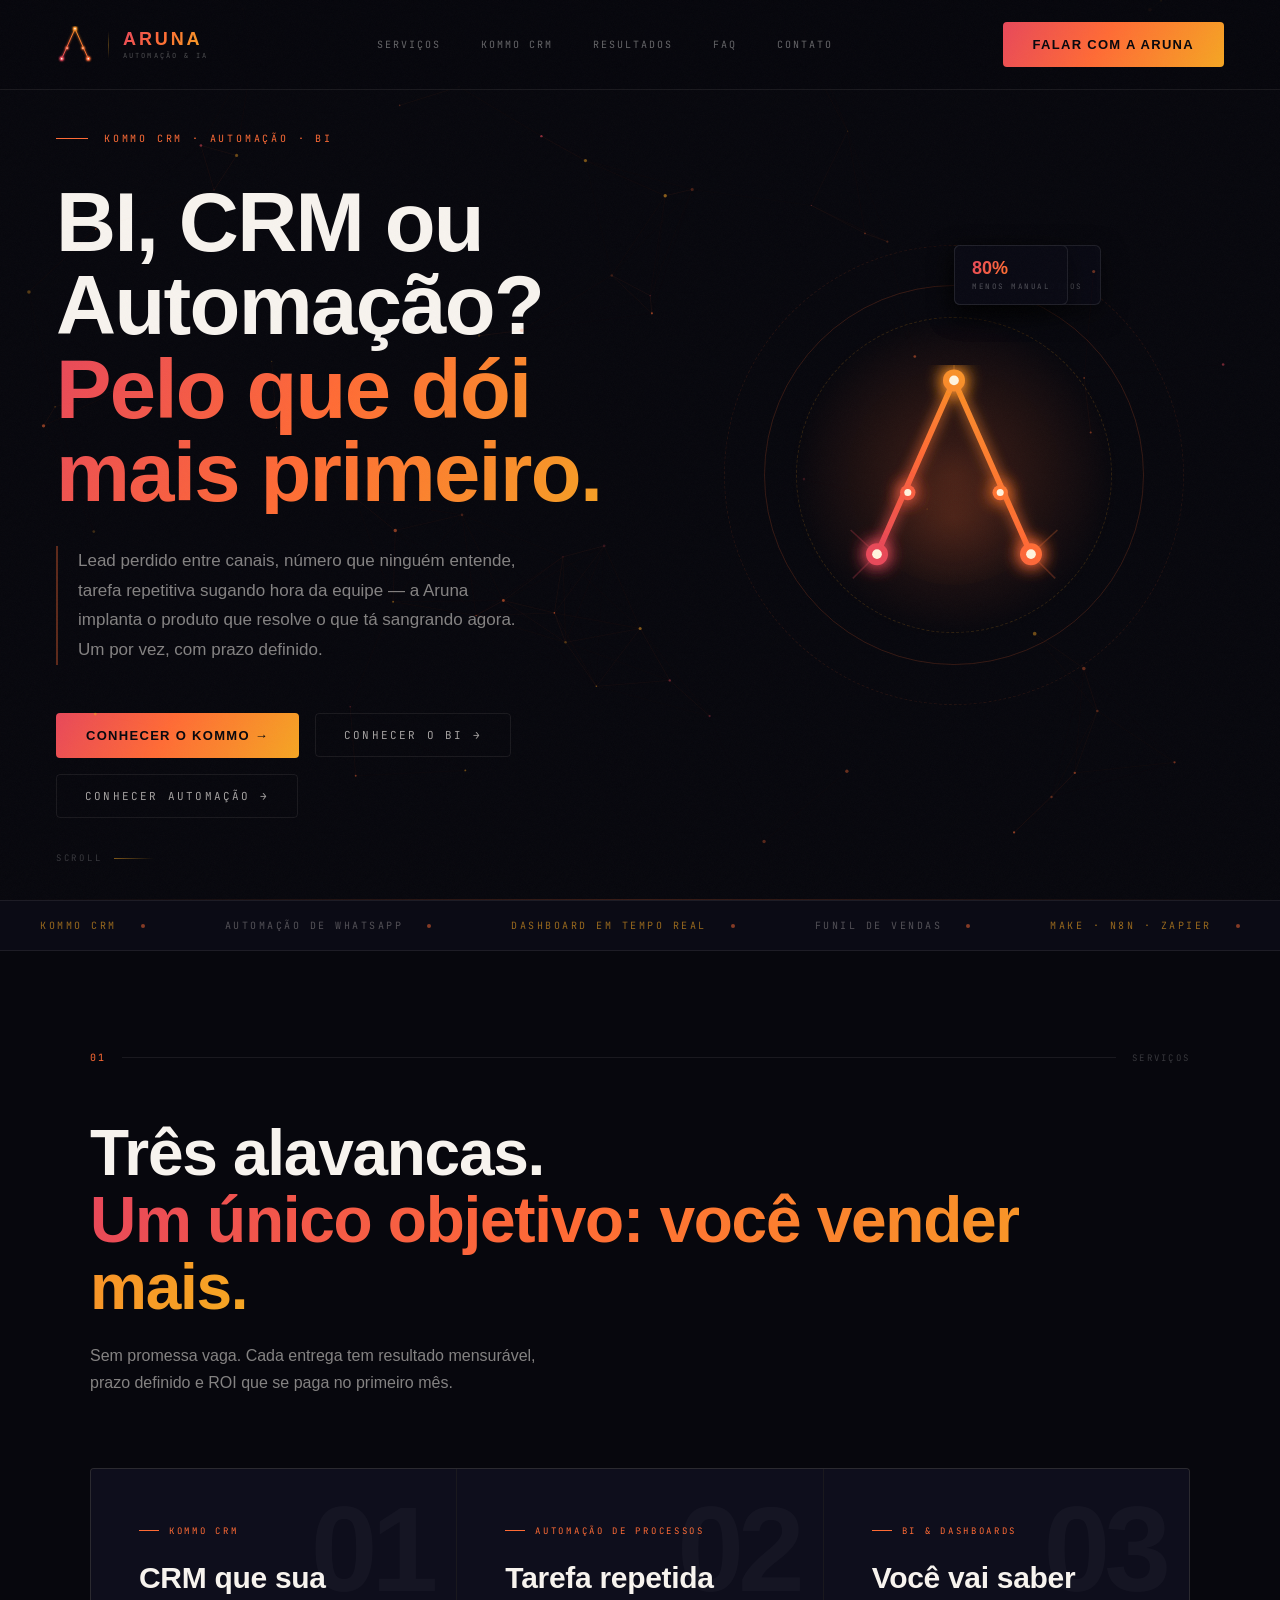
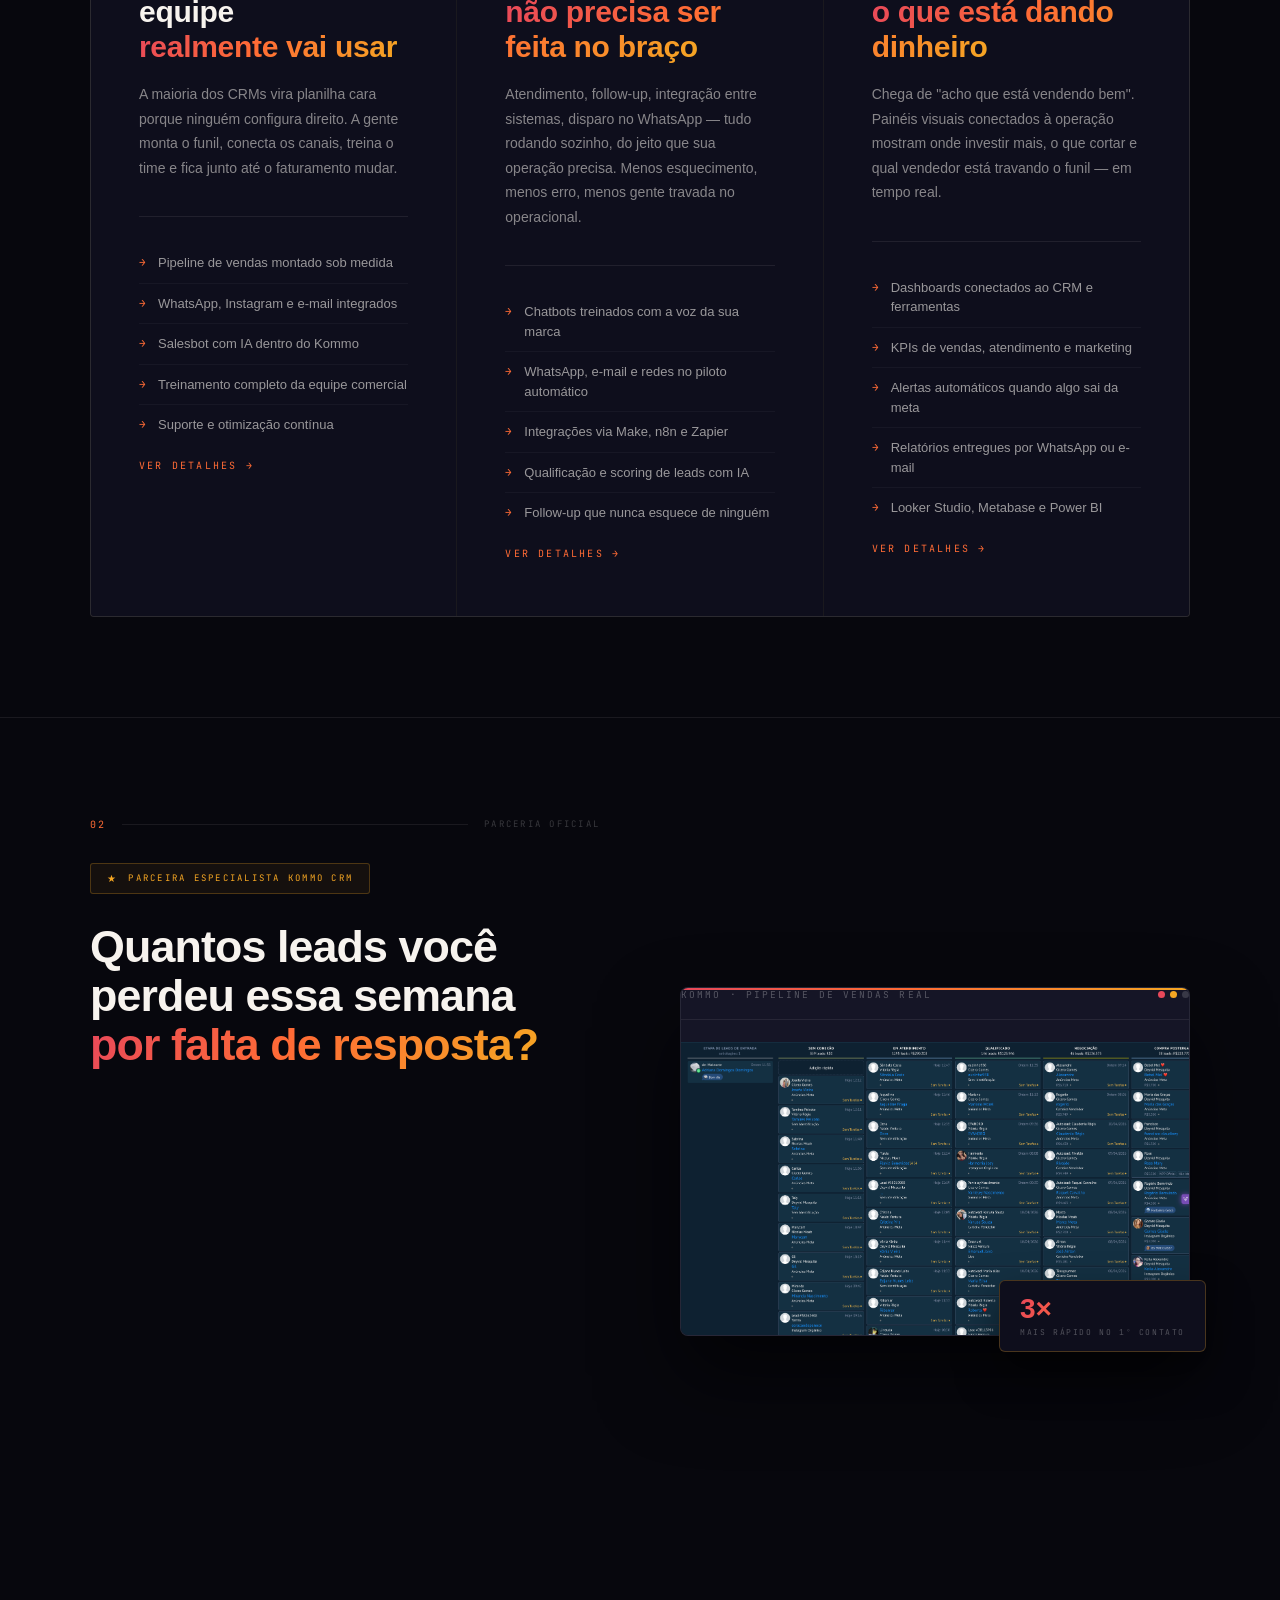
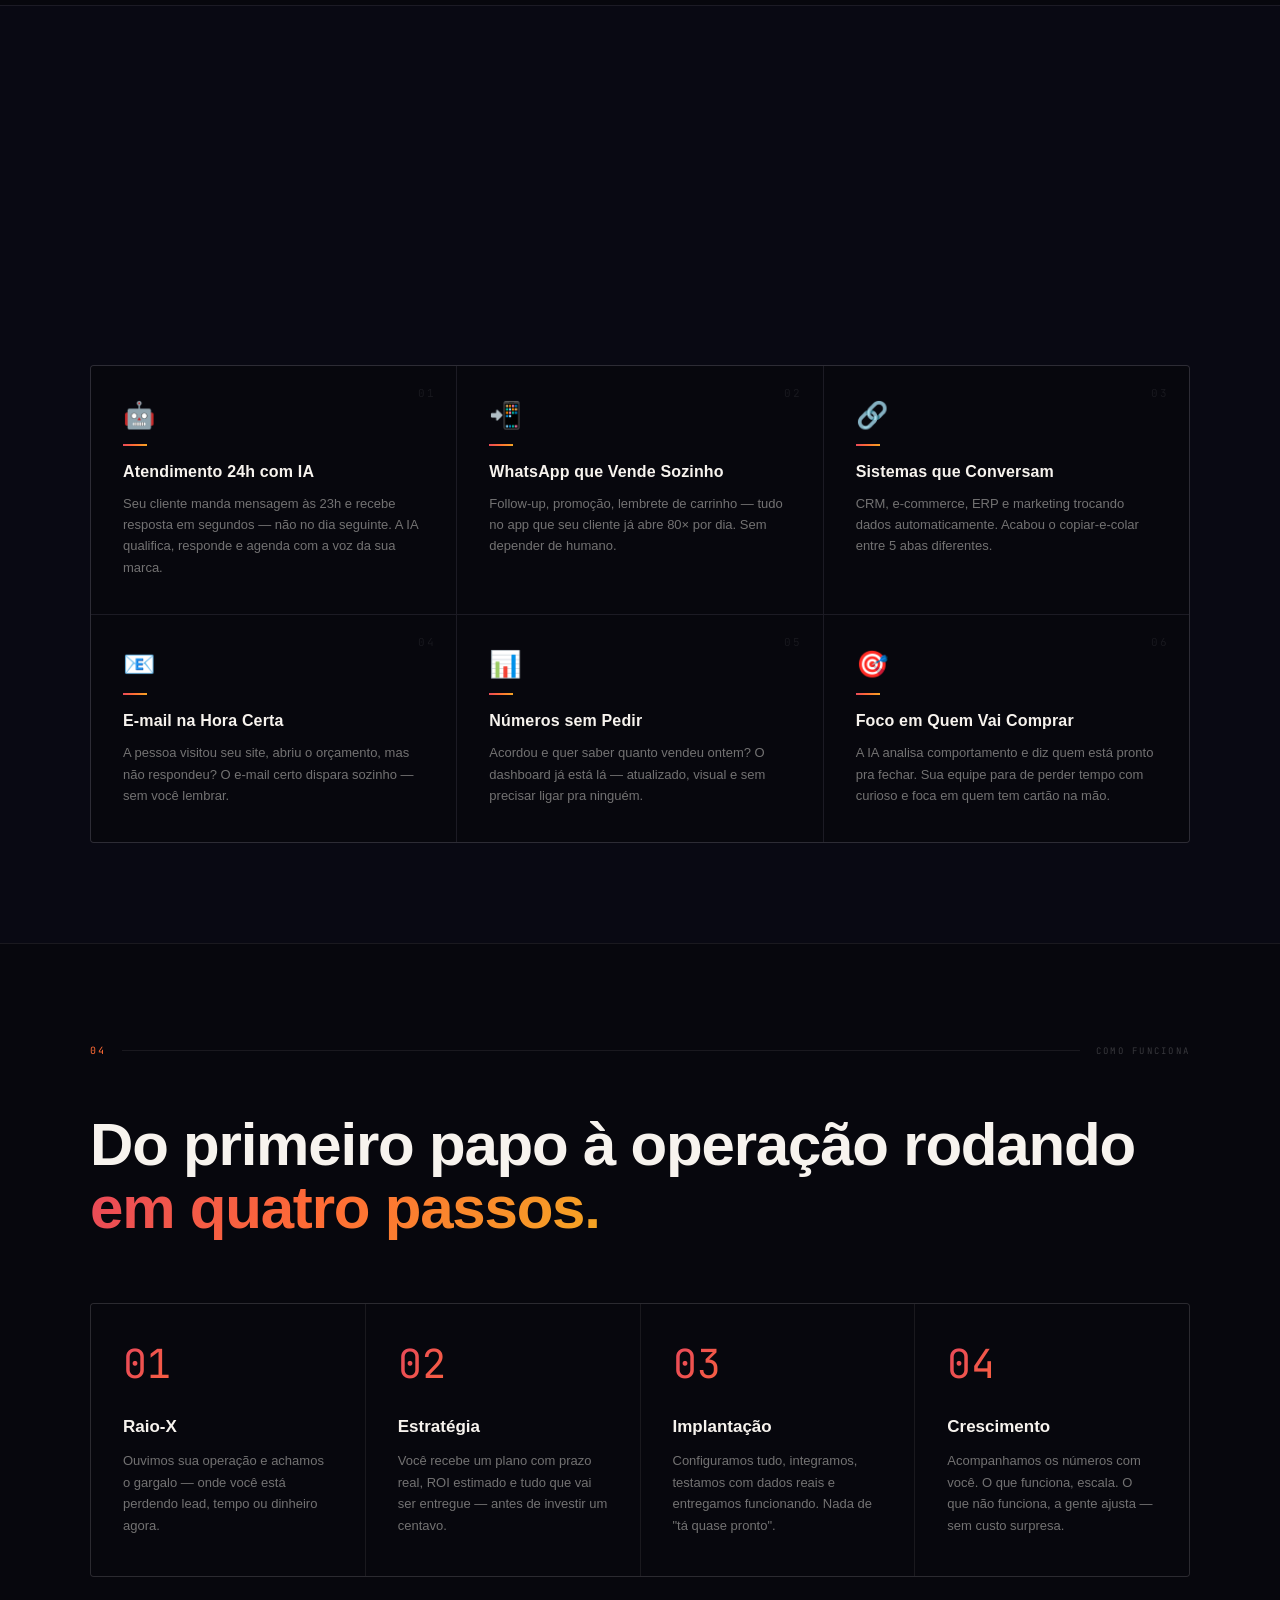
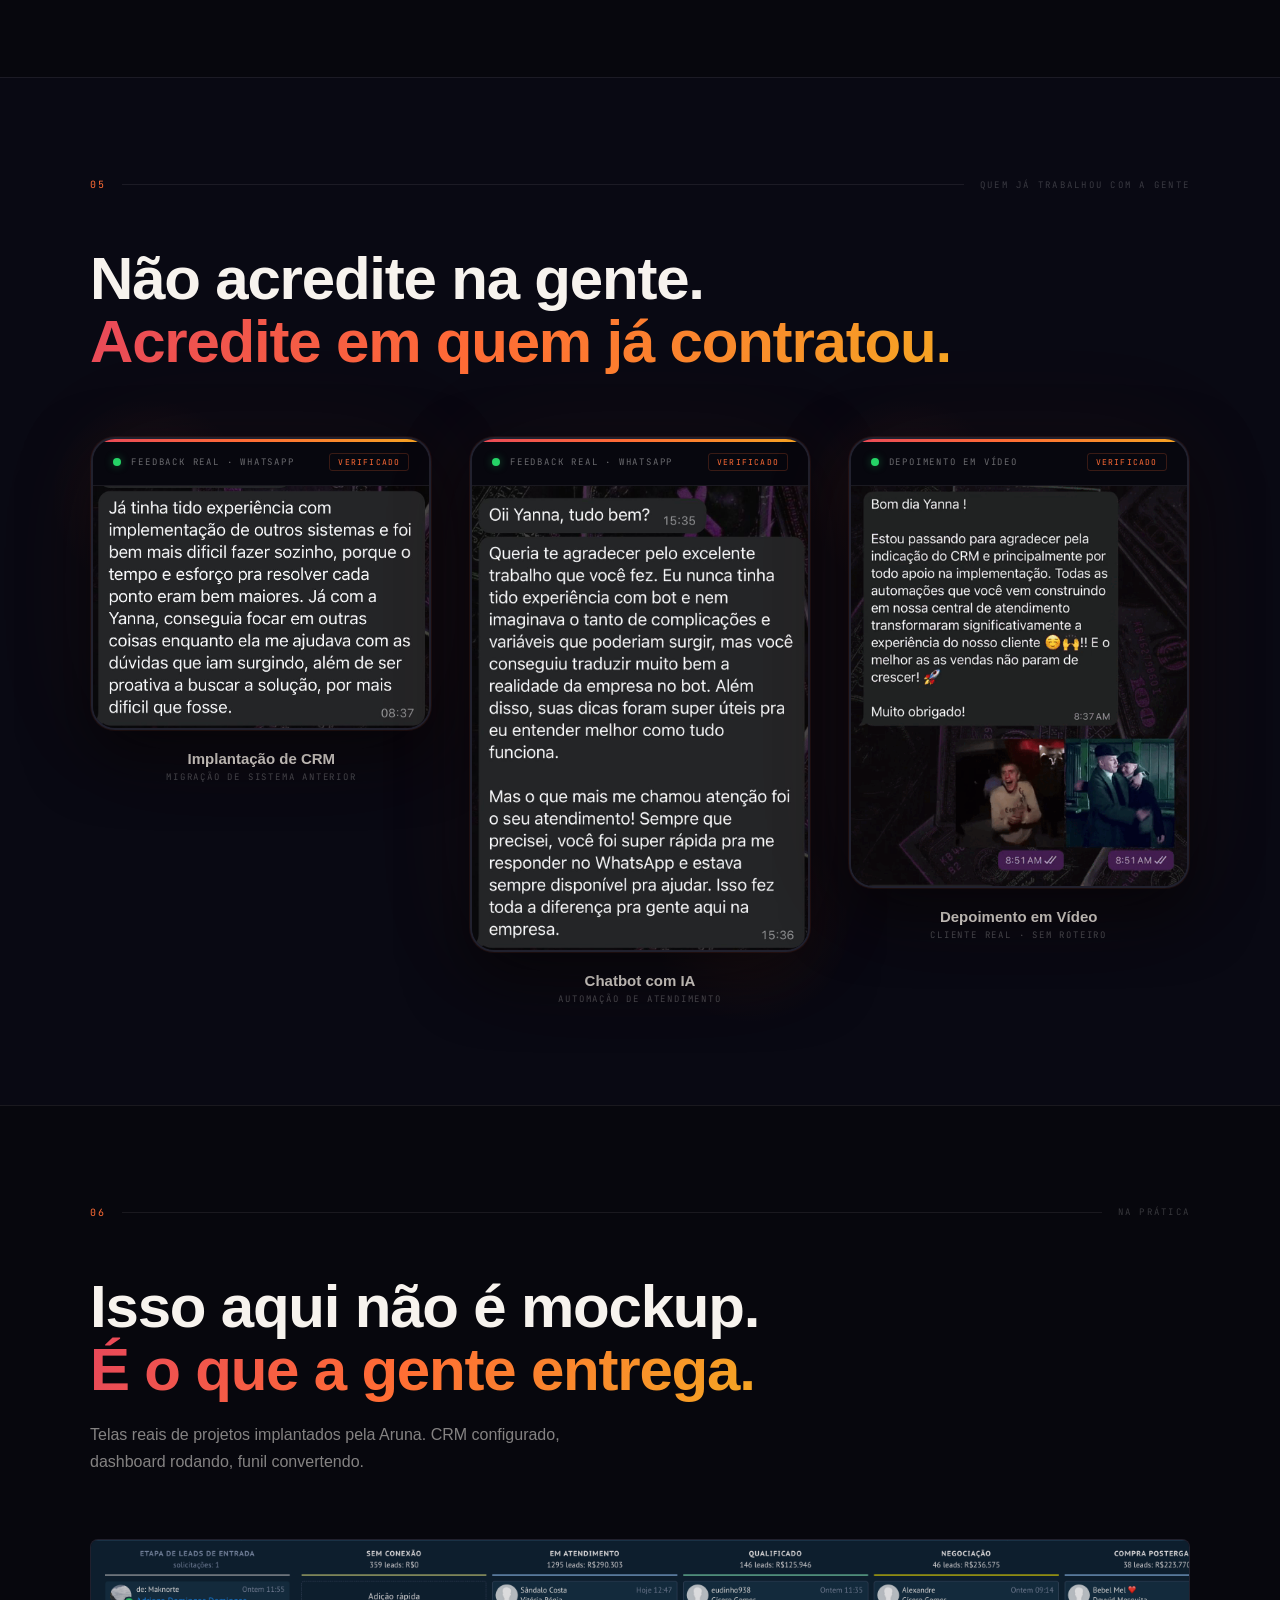
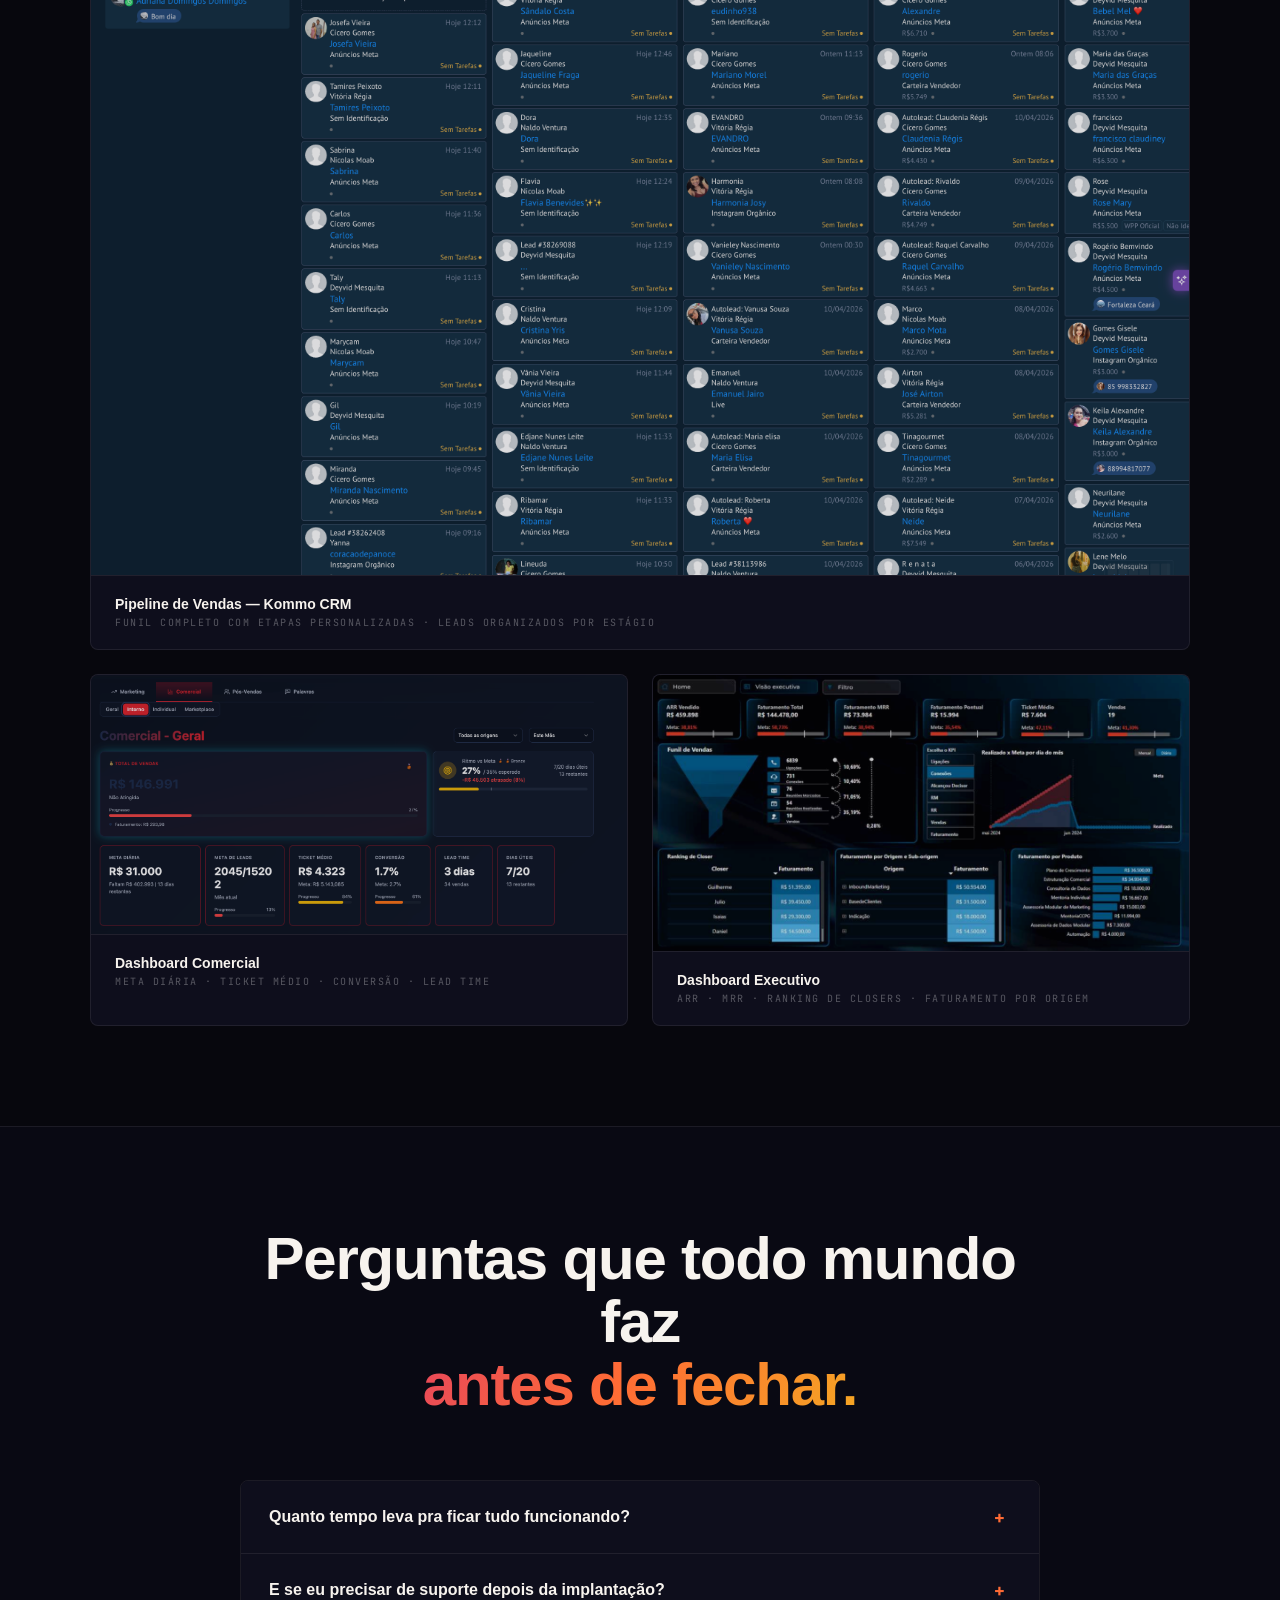
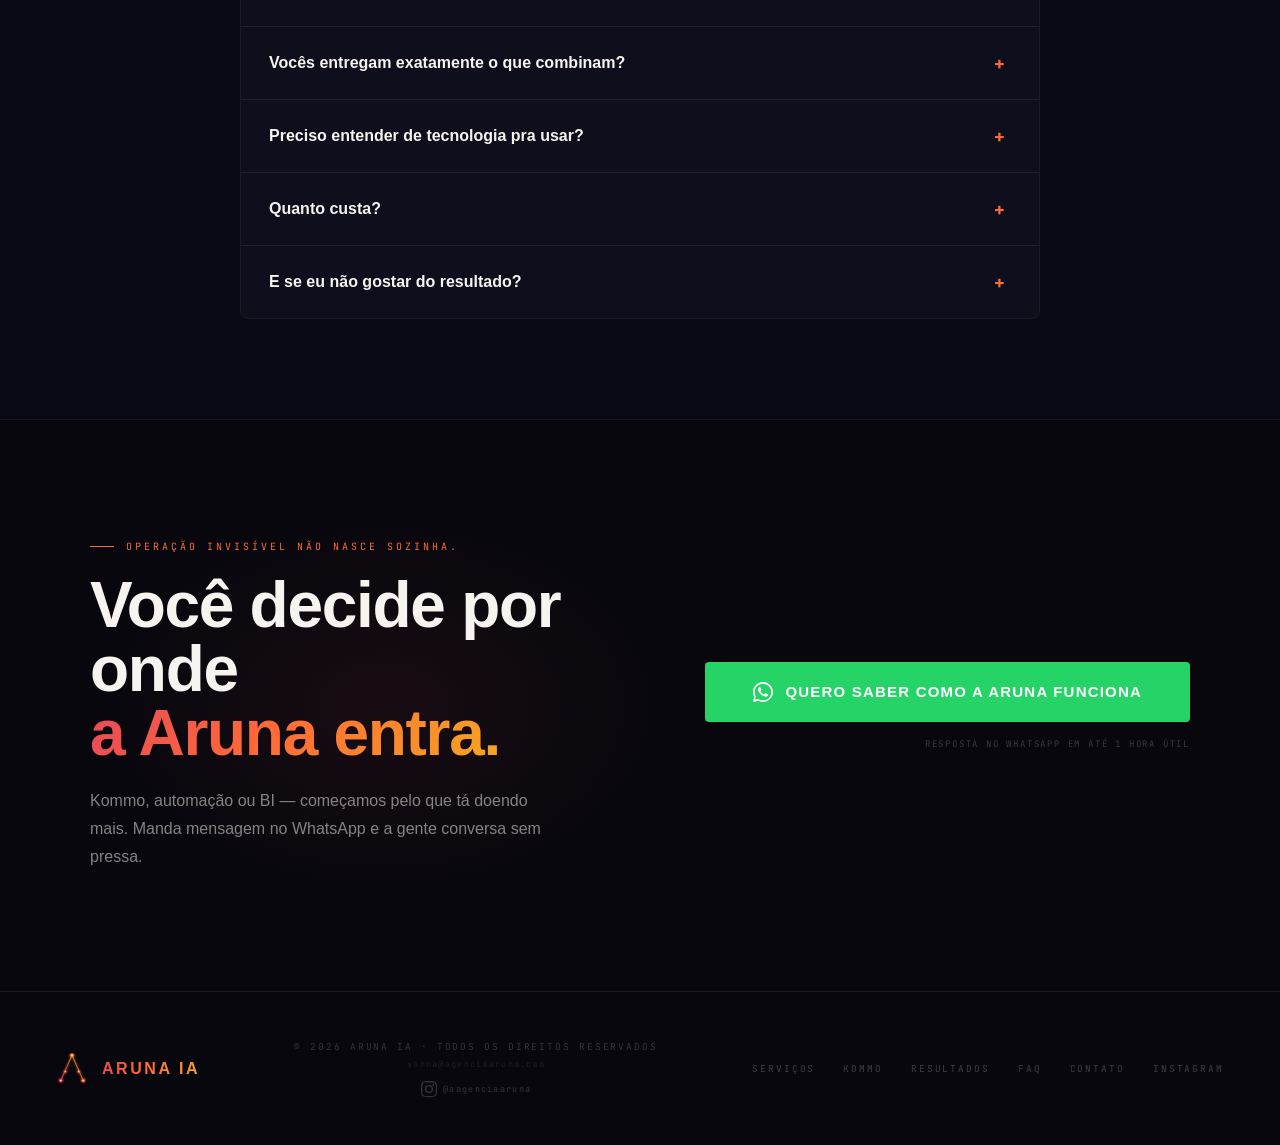
<file: index_pre-tipografia_2026-05-28.html>
<!DOCTYPE html>
<html lang="pt-BR">
<head>
  <meta charset="UTF-8">
  <!-- Google Tag Manager Aruna, substituir GTM-PLACEHOLDER pelo ID real apos criar container no GTM -->
  <script>(function(w,d,s,l,i){w[l]=w[l]||[];w[l].push({'gtm.start':
  new Date().getTime(),event:'gtm.js'});var f=d.getElementsByTagName(s)[0],
  j=d.createElement(s),dl=l!='dataLayer'?'&l='+l:'';j.async=true;j.src=
  'https://www.googletagmanager.com/gtm.js?id='+i+dl;f.parentNode.insertBefore(j,f);
  })(window,document,'script','dataLayer','GTM-PLACEHOLDER');</script>
  <!-- End Google Tag Manager -->
  <meta name="viewport" content="width=device-width, initial-scale=1.0">
  <meta name="facebook-domain-verification" content="o2qd0ox1mglfczlf1c76vh72shts7z" />
  <title>Aruna IA — CRM Kommo, Automação e BI | Operação invisível</title>
  <meta name="description" content="A Aruna constrói a operação que sustenta crescer: implantação de CRM Kommo, automação de processos e BI em painel. Parceira oficial Kommo.">
  <link rel="icon" type="image/svg+xml" href="/favicon.svg">
  <meta property="og:type" content="website">
  <meta property="og:url" content="https://agenciaaruna.com/">
  <meta property="og:title" content="Aruna IA — Operação invisível em Kommo, Automação e BI">
  <meta property="og:description" content="Empresa boa tem operação invisível. Número que aparece sozinho, venda que não escapa, tarefa que se faz no automático. Aruna cuida disso.">
  <meta property="og:image" content="https://agenciaaruna.com/pipeline-kommo.png">
  <meta property="og:site_name" content="Agência Aruna">
  <meta property="og:locale" content="pt_BR">
  <meta name="twitter:card" content="summary_large_image">
  <link rel="preconnect" href="https://fonts.googleapis.com">
  <link rel="preconnect" href="https://api.fontshare.com">
  <link href="https://api.fontshare.com/v2/css?f[]=cabinet-grotesk@300,400,500,700,800&display=swap" rel="stylesheet">
  <link href="https://fonts.googleapis.com/css2?family=JetBrains+Mono:wght@400;500;700&display=swap" rel="stylesheet">
  <style>
    *, *::before, *::after { margin: 0; padding: 0; box-sizing: border-box; }

    :root {
      --coral:   #E8485A;
      --orange:  #FF6B35;
      --amber:   #F5A623;
      --dark:    #07070D;
      --dark-2:  #0E0E1C;
      --dark-3:  #151526;
      --light:   #F7F3EE;
      --muted:   rgba(247,243,238,0.52);
      --faint:   rgba(247,243,238,0.16);
      --rule:    rgba(247,243,238,0.08);
      --grad:    linear-gradient(120deg, var(--coral) 0%, var(--orange) 45%, var(--amber) 100%);
    }

    html { scroll-behavior: smooth; }

    body {
      background: var(--dark);
      color: var(--light);
      font-family: 'Cabinet Grotesk', sans-serif;
      overflow-x: hidden;
    }

    /* ── GRAIN OVERLAY ── */
    body::after {
      content: '';
      position: fixed;
      inset: 0;
      z-index: 9999;
      pointer-events: none;
      opacity: 0.028;
      background-image: url("data:image/svg+xml,%3Csvg viewBox='0 0 512 512' xmlns='http://www.w3.org/2000/svg'%3E%3Cfilter id='n'%3E%3CfeTurbulence type='fractalNoise' baseFrequency='0.9' numOctaves='4' stitchTiles='stitch'/%3E%3C/filter%3E%3Crect width='100%25' height='100%25' filter='url(%23n)'/%3E%3C/svg%3E");
      background-size: 180px 180px;
    }

    /* ── UTILITY ── */
    .grad-text {
      background: var(--grad);
      -webkit-background-clip: text;
      -webkit-text-fill-color: transparent;
      background-clip: text;
    }

    /* ── BUTTONS ── */
    .btn-primary {
      display: inline-flex;
      align-items: center;
      gap: 10px;
      padding: 15px 30px;
      background: var(--grad);
      color: var(--dark);
      font-family: 'Cabinet Grotesk', sans-serif;
      font-weight: 700;
      font-size: 13px;
      letter-spacing: 0.1em;
      text-transform: uppercase;
      border: none;
      border-radius: 4px;
      cursor: pointer;
      text-decoration: none;
      transition: opacity 0.2s, transform 0.2s, box-shadow 0.2s;
    }
    .btn-primary:hover { opacity: 0.88; transform: translateY(-2px); box-shadow: 0 16px 40px rgba(255,107,53,0.3); }

    .btn-ghost {
      display: inline-flex;
      align-items: center;
      gap: 8px;
      padding: 14px 28px;
      background: transparent;
      color: rgba(247,243,238,0.65);
      font-family: 'JetBrains Mono', monospace;
      font-weight: 400;
      font-size: 11px;
      letter-spacing: 0.2em;
      text-transform: uppercase;
      border: 1px solid var(--rule);
      border-radius: 4px;
      cursor: pointer;
      text-decoration: none;
      transition: border-color 0.2s, color 0.2s;
    }
    .btn-ghost:hover { border-color: rgba(255,107,53,0.4); color: var(--light); }

    .btn-whatsapp {
      display: inline-flex;
      align-items: center;
      gap: 12px;
      padding: 20px 48px;
      background: #25D366;
      color: #fff;
      font-family: 'Cabinet Grotesk', sans-serif;
      font-weight: 700;
      font-size: 15px;
      letter-spacing: 0.08em;
      text-transform: uppercase;
      border: none;
      border-radius: 4px;
      cursor: pointer;
      text-decoration: none;
      transition: opacity 0.2s, transform 0.2s, box-shadow 0.2s;
    }
    .btn-whatsapp:hover { opacity: 0.9; transform: translateY(-2px); box-shadow: 0 16px 48px rgba(37,211,102,0.3); }
    .btn-whatsapp svg { width: 20px; height: 20px; fill: white; flex-shrink: 0; }

    /* ── CANVAS ── */
    #constellation-canvas {
      position: fixed; inset: 0;
      z-index: 50;
      pointer-events: none;
      opacity: 1;
    }

    /* ── NAV ── */
    nav {
      position: fixed;
      top: 0; left: 0; right: 0;
      z-index: 100;
      padding: 22px 56px;
      display: flex;
      align-items: center;
      justify-content: space-between;
      backdrop-filter: blur(24px);
      -webkit-backdrop-filter: blur(24px);
      background: rgba(7,7,13,0.75);
      border-bottom: 1px solid var(--rule);
      transition: padding 0.3s;
    }
    nav.scrolled { padding: 15px 56px; }

    .nav-logo { display: flex; align-items: center; gap: 14px; text-decoration: none; }
    .nav-logo svg { width: 38px; height: 38px; }
    .nav-divider {
      width: 1px; height: 28px;
      background: linear-gradient(180deg, transparent, rgba(245,166,35,0.3), transparent);
    }
    .nav-wordmark { display: flex; flex-direction: column; gap: 3px; }
    .nav-name {
      font-weight: 700; font-size: 18px; letter-spacing: 0.16em; line-height: 1;
      background: var(--grad); -webkit-background-clip: text; -webkit-text-fill-color: transparent; background-clip: text;
    }
    .nav-tag {
      font-family: 'JetBrains Mono', monospace; font-size: 7px;
      letter-spacing: 0.3em; color: rgba(255,255,255,0.28); text-transform: uppercase;
    }
    .nav-links { display: flex; align-items: center; gap: 40px; }
    .nav-links a {
      font-family: 'JetBrains Mono', monospace; font-size: 10px;
      letter-spacing: 0.2em; text-transform: uppercase;
      color: rgba(255,255,255,0.38); text-decoration: none;
      transition: color 0.2s;
    }
    .nav-links a:hover { color: var(--amber); }

    /* ── HERO ── */
    .hero {
      position: relative; z-index: 1;
      min-height: 100vh;
      display: grid;
      grid-template-columns: 1fr 540px;
      gap: 0;
      align-items: center;
      padding: 130px 56px 80px;
      overflow: hidden;
    }
    .hero::before {
      content: '';
      position: absolute;
      bottom: 0; left: 0; right: 0;
      height: 1px;
      background: linear-gradient(90deg, transparent, rgba(255,107,53,0.2), transparent);
    }

    .hero-left {
      padding-right: 48px;
      display: flex;
      flex-direction: column;
      gap: 0;
    }

    .hero-kicker {
      display: flex;
      align-items: center;
      gap: 16px;
      margin-bottom: 36px;
      animation: fadeUp 0.7s both;
    }
    .hero-kicker-line {
      width: 32px; height: 1px;
      background: var(--orange);
    }
    .hero-kicker-text {
      font-family: 'JetBrains Mono', monospace;
      font-size: 10px; letter-spacing: 0.28em;
      text-transform: uppercase; color: var(--orange);
    }

    .hero-title {
      font-size: clamp(52px, 6.5vw, 88px);
      font-weight: 700;
      line-height: 1.0;
      letter-spacing: -0.02em;
      margin-bottom: 32px;
      animation: fadeUp 0.7s 0.12s both;
    }
    .hero-title em {
      font-style: normal;
      display: block;
      background: var(--grad);
      -webkit-background-clip: text;
      -webkit-text-fill-color: transparent;
      background-clip: text;
    }

    .hero-sub {
      font-size: 17px;
      font-weight: 400;
      line-height: 1.75;
      color: var(--muted);
      max-width: 480px;
      margin-bottom: 48px;
      border-left: 2px solid rgba(255,107,53,0.35);
      padding-left: 20px;
      animation: fadeUp 0.7s 0.24s both;
    }

    .hero-cta {
      display: flex;
      align-items: center;
      gap: 16px;
      flex-wrap: wrap;
      animation: fadeUp 0.7s 0.36s both;
    }

    .hero-right {
      position: relative;
      display: flex;
      align-items: center;
      justify-content: center;
      animation: fadeIn 1.2s 0.5s both;
    }

    .hero-mark-wrap {
      position: relative;
      width: 380px; height: 380px;
      display: flex; align-items: center; justify-content: center;
    }
    .hero-mark-ring {
      position: absolute; inset: 0;
      border-radius: 50%;
      border: 1px solid rgba(255,107,53,0.18);
      animation: spinSlow 18s linear infinite;
    }
    .hero-mark-ring-2 {
      position: absolute;
      inset: 32px;
      border-radius: 50%;
      border: 1px dashed rgba(245,166,35,0.16);
      animation: spinSlow 12s linear infinite reverse;
    }
    .hero-mark-glow {
      position: absolute;
      width: 330px; height: 330px;
      border-radius: 50%;
      background: radial-gradient(circle, rgba(255,107,53,0.22) 0%, transparent 70%);
      animation: breatheGlow 3.5s ease-in-out infinite;
    }
    .hero-mark-svg {
      position: relative; z-index: 1;
      width: 220px; height: 220px;
    }

    /* ── ORBIT SYSTEM ── */
    .orbit-path {
      position: absolute;
      width: 460px; height: 460px;
      top: 50%; left: 50%;
      margin: -230px 0 0 -230px;
      border-radius: 50%;
      border: 1px dashed rgba(255,107,53,0.1);
      pointer-events: none;
    }
    .orbiter {
      position: absolute;
      top: 50%; left: 50%;
      width: 0; height: 0;
    }
    .orb1 { animation: spinOrb1 18s linear infinite; }
    .orb2 { animation: spinOrb2 26s linear infinite; }
    .orb3 { animation: spinOrb3 34s linear infinite; }

    .orbit-badge {
      position: absolute;
      top: -230px;
      left: 0;
      background: rgba(10,10,20,0.96);
      border: 1px solid rgba(255,255,255,0.09);
      border-radius: 6px;
      padding: 13px 17px;
      white-space: nowrap;
      box-shadow: 0 8px 24px rgba(0,0,0,0.5);
    }
    .ob1 { animation: spinBadge1 18s linear infinite; }
    .ob2 { animation: spinBadge2 26s linear infinite; }
    .ob3 { animation: spinBadge3 34s linear infinite; }

    .orbit-badge .s-val {
      font-size: 18px; font-weight: 700; line-height: 1;
      background: var(--grad); -webkit-background-clip: text; -webkit-text-fill-color: transparent; background-clip: text;
    }
    .orbit-badge .s-lab {
      font-family: 'JetBrains Mono', monospace; font-size: 7.5px;
      letter-spacing: 0.2em; color: rgba(255,255,255,0.28);
      text-transform: uppercase; margin-top: 4px;
    }

    /* Orb 1: CW, starts ~10 o'clock (-70deg) */
    @keyframes spinOrb1   { from{transform:rotate(-70deg)} to{transform:rotate(290deg)} }
    @keyframes spinBadge1 { from{transform:translate(-50%,-50%) rotate(70deg)} to{transform:translate(-50%,-50%) rotate(-290deg)} }
    /* Orb 2: CCW, starts ~4 o'clock (110deg) */
    @keyframes spinOrb2   { from{transform:rotate(110deg)} to{transform:rotate(-250deg)} }
    @keyframes spinBadge2 { from{transform:translate(-50%,-50%) rotate(-110deg)} to{transform:translate(-50%,-50%) rotate(250deg)} }
    /* Orb 3: CW, starts ~7 o'clock (200deg) */
    @keyframes spinOrb3   { from{transform:rotate(200deg)} to{transform:rotate(560deg)} }
    @keyframes spinBadge3 { from{transform:translate(-50%,-50%) rotate(-200deg)} to{transform:translate(-50%,-50%) rotate(-560deg)} }

    .hero-scroll {
      position: absolute;
      bottom: 36px; left: 56px;
      display: flex; align-items: center; gap: 12px;
      z-index: 2;
      animation: fadeUp 0.7s 0.7s both;
    }
    .hero-scroll span {
      font-family: 'JetBrains Mono', monospace; font-size: 9px;
      letter-spacing: 0.3em; color: rgba(255,255,255,0.2); text-transform: uppercase;
    }
    .scroll-line {
      width: 40px; height: 1px;
      background: linear-gradient(90deg, rgba(245,166,35,0.5), transparent);
      animation: scrollPulse 2s ease-in-out infinite;
    }
    @keyframes scrollPulse {
      0%,100%{transform:scaleX(1)} 50%{transform:scaleX(1.4);transform-origin:left}
    }

    /* ── MARQUEE ── */
    .marquee-strip {
      position: relative; z-index: 1;
      border-top: 1px solid var(--rule);
      border-bottom: 1px solid var(--rule);
      padding: 18px 0;
      overflow: hidden;
      background: rgba(14,14,28,0.6);
    }
    .marquee-track {
      display: flex;
      gap: 0;
      animation: marqueeScroll 28s linear infinite;
      width: max-content;
    }
    .marquee-track:hover { animation-play-state: paused; }
    @keyframes marqueeScroll {
      0% { transform: translateX(0); }
      100% { transform: translateX(-50%); }
    }
    .marquee-item {
      display: flex;
      align-items: center;
      gap: 24px;
      padding: 0 40px;
      font-family: 'JetBrains Mono', monospace;
      font-size: 10px;
      letter-spacing: 0.25em;
      text-transform: uppercase;
      color: rgba(247,243,238,0.3);
      white-space: nowrap;
    }
    .marquee-dot {
      width: 4px; height: 4px; border-radius: 50%;
      background: var(--orange); opacity: 0.5; flex-shrink: 0;
    }
    .marquee-item.hi { color: rgba(245,166,35,0.6); }

    /* ── SECTION COMMON ── */
    section { position: relative; z-index: 2; }

    .section-label {
      display: flex;
      align-items: center;
      gap: 16px;
      margin-bottom: 56px;
    }
    .section-label-num {
      font-family: 'JetBrains Mono', monospace;
      font-size: 10px; letter-spacing: 0.2em;
      color: var(--orange); text-transform: uppercase;
    }
    .section-label-rule {
      flex: 1; height: 1px;
      background: var(--rule);
    }
    .section-label-tag {
      font-family: 'JetBrains Mono', monospace;
      font-size: 9px; letter-spacing: 0.25em;
      color: rgba(255,255,255,0.2); text-transform: uppercase;
    }

    /* ── SERVIÇOS ── */
    .services { padding: 100px 56px; }
    .services-inner { max-width: 1100px; margin: 0 auto; }

    .services-head {
      margin-bottom: 72px;
    }
    .services-title {
      font-size: clamp(36px, 5vw, 64px);
      font-weight: 700;
      line-height: 1.05;
      letter-spacing: -0.02em;
    }
    .services-sub {
      margin-top: 20px;
      font-size: 16px; color: var(--muted);
      max-width: 480px; line-height: 1.7;
    }

    .services-grid {
      display: grid;
      grid-template-columns: repeat(3, 1fr);
      gap: 1px;
      border: 1px solid var(--rule);
      border-radius: 4px;
      overflow: hidden;
      background: var(--rule);
    }
    .service-card {
      background: var(--dark-2);
      padding: 56px 48px;
      position: relative;
      overflow: hidden;
      transition: background 0.3s;
    }
    .service-card:hover { background: rgba(21,21,38,0.95); }
    .service-card::before {
      content: '';
      position: absolute;
      top: 0; left: 0; right: 0;
      height: 2px;
      background: var(--grad);
      transform: scaleX(0);
      transform-origin: left;
      transition: transform 0.4s;
    }
    .service-card:hover::before { transform: scaleX(1); }

    .service-big-num {
      font-family: 'Cabinet Grotesk', sans-serif;
      font-size: 120px;
      font-weight: 700;
      line-height: 1;
      color: rgba(255,255,255,0.03);
      position: absolute;
      top: 20px; right: 24px;
      letter-spacing: -0.05em;
      pointer-events: none;
      user-select: none;
    }
    .service-label {
      font-family: 'JetBrains Mono', monospace;
      font-size: 9px; letter-spacing: 0.3em;
      text-transform: uppercase; color: var(--orange);
      margin-bottom: 24px;
      display: flex; align-items: center; gap: 10px;
    }
    .service-label::before {
      content: ''; display: block;
      width: 20px; height: 1px; background: var(--orange);
    }
    .service-title {
      font-size: 30px; font-weight: 700;
      letter-spacing: -0.01em; line-height: 1.15;
      margin-bottom: 18px;
    }
    .service-desc {
      font-size: 14px; color: var(--muted); line-height: 1.75;
      margin-bottom: 36px;
      border-bottom: 1px solid var(--rule);
      padding-bottom: 36px;
    }
    .service-items {
      list-style: none;
      display: flex; flex-direction: column; gap: 10px;
    }
    .service-items li {
      display: flex; align-items: flex-start; gap: 12px;
      font-size: 13px; color: rgba(247,243,238,0.6); line-height: 1.5;
      padding-bottom: 10px;
      border-bottom: 1px solid rgba(255,255,255,0.04);
    }
    .service-items li:last-child { border-bottom: none; padding-bottom: 0; }
    .service-items li .item-arrow {
      color: var(--orange); flex-shrink: 0; font-size: 11px; margin-top: 1px;
      font-family: 'JetBrains Mono', monospace;
    }

    /* ── KOMMO ── */
    .kommo {
      padding: 100px 56px;
      border-top: 1px solid var(--rule);
    }
    .kommo-inner {
      max-width: 1100px; margin: 0 auto;
      display: grid; grid-template-columns: 1fr 1fr;
      gap: 80px; align-items: center;
    }

    .kommo-partner-tag {
      display: inline-flex; align-items: center; gap: 10px;
      padding: 8px 16px;
      border: 1px solid rgba(245,166,35,0.25);
      border-radius: 3px;
      background: rgba(245,166,35,0.06);
      font-family: 'JetBrains Mono', monospace;
      font-size: 9px; letter-spacing: 0.25em;
      text-transform: uppercase; color: var(--amber);
      margin-bottom: 28px;
    }
    .partner-star { font-size: 10px; }

    .kommo-title {
      font-size: clamp(30px, 3.5vw, 48px);
      font-weight: 700; line-height: 1.1; letter-spacing: -0.02em;
      margin-bottom: 20px;
    }
    .kommo-desc {
      font-size: 15px; color: var(--muted); line-height: 1.8;
      margin-bottom: 40px;
    }

    .kommo-list {
      list-style: none;
      display: flex; flex-direction: column; gap: 0;
      margin-bottom: 40px;
      border: 1px solid var(--rule);
      border-radius: 4px; overflow: hidden;
    }
    .kommo-list li {
      display: flex; align-items: center; gap: 16px;
      padding: 16px 20px;
      font-size: 14px; color: rgba(247,243,238,0.7);
      border-bottom: 1px solid var(--rule);
      transition: background 0.2s;
    }
    .kommo-list li:last-child { border-bottom: none; }
    .kommo-list li:hover { background: rgba(255,107,53,0.04); }
    .kommo-list li .li-icon { font-size: 16px; flex-shrink: 0; }
    .kommo-list li .li-arrow {
      margin-left: auto;
      font-family: 'JetBrains Mono', monospace;
      font-size: 10px; color: rgba(255,255,255,0.15);
    }

    .kommo-visual { position: relative; }
    .kommo-card-mock {
      border-radius: 8px;
      background: var(--dark-3);
      border: 1px solid rgba(255,255,255,0.08);
      padding: 28px;
      box-shadow: 0 40px 80px rgba(0,0,0,0.6);
      position: relative; overflow: hidden;
    }
    .kommo-card-mock::before {
      content: ''; position: absolute;
      top: 0; left: 0; right: 0; height: 2px;
      background: var(--grad);
    }
    .mock-header {
      display: flex; align-items: center; justify-content: space-between;
      margin-bottom: 22px; padding-bottom: 18px;
      border-bottom: 1px solid var(--rule);
    }
    .mock-title {
      font-family: 'JetBrains Mono', monospace; font-size: 9.5px;
      letter-spacing: 0.22em; color: rgba(255,255,255,0.28); text-transform: uppercase;
    }
    .mock-dots { display: flex; gap: 5px; }
    .mock-dot { width: 7px; height: 7px; border-radius: 50%; }
    .mock-dot:nth-child(1) { background: #E8485A; }
    .mock-dot:nth-child(2) { background: #F5A623; }
    .mock-dot:nth-child(3) { background: rgba(255,255,255,0.15); }
    .mock-pipeline { display: flex; flex-direction: column; gap: 8px; }
    .mock-stage {
      display: flex; align-items: center; gap: 10px;
      padding: 11px 14px; border-radius: 6px;
      background: rgba(255,255,255,0.025);
      border: 1px solid rgba(255,255,255,0.04);
    }
    .mock-stage-dot { width: 7px; height: 7px; border-radius: 50%; flex-shrink: 0; }
    .mock-stage-label {
      font-family: 'JetBrains Mono', monospace; font-size: 9.5px;
      letter-spacing: 0.12em; color: rgba(255,255,255,0.35); flex: 1;
    }
    .mock-bar-wrap { width: 80px; height: 3px; background: rgba(255,255,255,0.06); border-radius: 3px; overflow: hidden; }
    .mock-bar { height: 100%; border-radius: 3px; background: var(--grad); }
    .mock-count {
      font-family: 'JetBrains Mono', monospace; font-size: 9px;
      color: rgba(255,255,255,0.2); letter-spacing: 0.1em;
    }
    .kommo-float-badge {
      position: absolute; bottom: -16px; right: -16px;
      padding: 14px 20px; border-radius: 6px;
      background: var(--dark-2); border: 1px solid rgba(245,166,35,0.25);
      box-shadow: 0 20px 40px rgba(0,0,0,0.5);
    }
    .badge-val {
      font-size: 28px; font-weight: 700; line-height: 1;
      background: var(--grad); -webkit-background-clip: text; -webkit-text-fill-color: transparent; background-clip: text;
    }
    .badge-lab {
      font-family: 'JetBrains Mono', monospace; font-size: 8px;
      letter-spacing: 0.2em; color: rgba(255,255,255,0.28);
      text-transform: uppercase; margin-top: 4px;
    }

    /* ── AUTOMAÇÕES ── */
    .automacoes {
      padding: 100px 56px;
      border-top: 1px solid var(--rule);
      background: rgba(14,14,28,0.4);
    }
    .automacoes-inner { max-width: 1100px; margin: 0 auto; }
    .automacoes-head { margin-bottom: 64px; }
    .automacoes-title {
      font-size: clamp(36px, 5vw, 60px);
      font-weight: 700; line-height: 1.05; letter-spacing: -0.02em;
    }

    .auto-grid {
      display: grid;
      grid-template-columns: repeat(3, 1fr);
      gap: 1px;
      border: 1px solid var(--rule);
      border-radius: 4px;
      overflow: hidden;
      background: var(--rule);
    }
    .auto-card {
      background: var(--dark);
      padding: 36px 32px;
      position: relative;
      transition: background 0.3s;
    }
    .auto-card:hover { background: rgba(14,14,28,0.98); }
    .auto-card:hover .auto-num { color: rgba(255,107,53,0.15); }

    .auto-num {
      position: absolute; top: 20px; right: 20px;
      font-family: 'JetBrains Mono', monospace;
      font-size: 11px; letter-spacing: 0.2em;
      color: rgba(255,255,255,0.07);
      transition: color 0.3s;
    }
    .auto-icon {
      font-size: 26px; margin-bottom: 16px; display: block;
      line-height: 1;
    }
    .auto-rule {
      width: 24px; height: 2px;
      background: var(--grad); margin-bottom: 16px;
    }
    .auto-title {
      font-size: 16px; font-weight: 700; letter-spacing: 0.01em;
      margin-bottom: 10px; line-height: 1.3;
    }
    .auto-desc {
      font-size: 13px; color: rgba(247,243,238,0.45); line-height: 1.65;
    }

    /* ── PROCESSO ── */
    .process { padding: 100px 56px; border-top: 1px solid var(--rule); }
    .process-inner { max-width: 1100px; margin: 0 auto; }
    .process-head { margin-bottom: 64px; }
    .process-title {
      font-size: clamp(36px, 5vw, 60px);
      font-weight: 700; line-height: 1.05; letter-spacing: -0.02em;
    }

    .process-steps {
      display: grid; grid-template-columns: repeat(4, 1fr);
      gap: 1px; background: var(--rule);
      border: 1px solid var(--rule); border-radius: 4px; overflow: hidden;
    }
    .p-step {
      background: var(--dark);
      padding: 40px 32px;
      position: relative;
      transition: background 0.3s;
    }
    .p-step:hover { background: rgba(14,14,28,0.98); }

    .p-step-num {
      font-family: 'JetBrains Mono', monospace;
      font-size: 40px; font-weight: 400;
      line-height: 1;
      background: var(--grad); -webkit-background-clip: text; -webkit-text-fill-color: transparent; background-clip: text;
      margin-bottom: 32px; display: block;
    }
    .p-step-title {
      font-size: 17px; font-weight: 700; margin-bottom: 12px; line-height: 1.3;
    }
    .p-step-desc {
      font-size: 13px; color: rgba(247,243,238,0.45); line-height: 1.65;
    }

    /* ── CTA FINAL ── */
    .cta-section {
      padding: 120px 56px;
      border-top: 1px solid var(--rule);
      position: relative; overflow: hidden;
    }
    .cta-inner {
      max-width: 1100px; margin: 0 auto;
      display: grid; grid-template-columns: 1fr auto;
      gap: 80px; align-items: center;
    }
    .cta-glow {
      position: absolute;
      width: 600px; height: 400px;
      background: radial-gradient(ellipse, rgba(232,72,90,0.08) 0%, transparent 70%);
      top: 50%; left: 30%; transform: translate(-50%,-50%);
      pointer-events: none;
    }
    .cta-eyebrow {
      font-family: 'JetBrains Mono', monospace;
      font-size: 10px; letter-spacing: 0.3em;
      text-transform: uppercase; color: var(--orange);
      margin-bottom: 20px;
      display: flex; align-items: center; gap: 12px;
    }
    .cta-eyebrow::before { content: ''; display: block; width: 24px; height: 1px; background: var(--orange); }
    .cta-title {
      font-size: clamp(36px, 5vw, 68px);
      font-weight: 700; line-height: 1.0; letter-spacing: -0.02em;
      margin-bottom: 22px;
    }
    .cta-sub {
      font-size: 16px; color: var(--muted); line-height: 1.75; max-width: 480px;
    }
    .cta-action {
      display: flex; flex-direction: column;
      align-items: flex-end; gap: 16px;
      flex-shrink: 0;
    }
    .cta-action-note {
      font-family: 'JetBrains Mono', monospace;
      font-size: 9px; letter-spacing: 0.2em;
      text-transform: uppercase; color: rgba(255,255,255,0.2);
      text-align: right;
    }

    /* ── FOOTER ── */
    footer {
      position: relative; z-index: 1;
      padding: 48px 56px;
      border-top: 1px solid var(--rule);
      display: flex; align-items: center;
      justify-content: space-between; flex-wrap: wrap; gap: 20px;
    }
    .footer-left { display: flex; align-items: center; gap: 14px; text-decoration: none; }
    .footer-left svg { width: 32px; height: 32px; }
    .footer-name {
      font-weight: 700; font-size: 16px; letter-spacing: 0.16em;
      background: var(--grad); -webkit-background-clip: text;
      -webkit-text-fill-color: transparent; background-clip: text;
    }
    .footer-center {
      display: flex; flex-direction: column; align-items: center; gap: 5px;
    }
    .footer-copy {
      font-family: 'JetBrains Mono', monospace; font-size: 9.5px;
      letter-spacing: 0.2em; color: rgba(255,255,255,0.18); text-transform: uppercase;
    }
    .footer-email {
      font-family: 'JetBrains Mono', monospace; font-size: 8.5px;
      letter-spacing: 0.15em; color: rgba(255,255,255,0.1);
      text-decoration: none; text-transform: lowercase;
      transition: color 0.2s;
    }
    .footer-email:hover { color: rgba(255,255,255,0.3); }
    .footer-social { display: flex; align-items: center; gap: 14px; margin-top: 6px; }
    .footer-social a {
      display: inline-flex; align-items: center; gap: 6px;
      font-family: 'JetBrains Mono', monospace; font-size: 8.5px;
      letter-spacing: 0.15em; color: rgba(255,255,255,0.18);
      text-decoration: none; transition: color 0.2s;
    }
    .footer-social a:hover { color: var(--orange); }
    .footer-social svg { width: 16px; height: 16px; fill: currentColor; flex-shrink: 0; }
    .footer-links { display: flex; gap: 28px; }
    .footer-links a {
      font-family: 'JetBrains Mono', monospace; font-size: 9.5px;
      letter-spacing: 0.2em; text-transform: uppercase;
      color: rgba(255,255,255,0.22); text-decoration: none;
      transition: color 0.2s;
    }
    .footer-links a:hover { color: var(--orange); }

    /* ── DEPOIMENTOS ── */
    .testimonials {
      padding: 100px 56px;
      border-top: 1px solid var(--rule);
      background: rgba(14,14,28,0.4);
    }
    .testimonials-inner { max-width: 1100px; margin: 0 auto; }
    .testimonials-head { margin-bottom: 64px; }
    .testimonials-title {
      font-size: clamp(36px, 5vw, 60px);
      font-weight: 700; line-height: 1.05; letter-spacing: -0.02em;
    }
    .testimonials-grid {
      display: grid;
      grid-template-columns: 1fr 1fr 1fr;
      gap: 36px;
      align-items: start;
    }
    .testimonial-card {
      position: relative;
      display: flex;
      flex-direction: column;
      align-items: center;
    }
    .testimonial-phone {
      position: relative;
      width: 100%;
      max-width: 340px;
      border-radius: 24px;
      overflow: hidden;
      background: var(--dark-2);
      border: 2px solid rgba(255,255,255,0.08);
      box-shadow:
        0 0 0 1px rgba(255,107,53,0.08),
        0 24px 64px rgba(0,0,0,0.6),
        0 0 120px rgba(255,107,53,0.06);
      transition: transform 0.4s, box-shadow 0.4s;
    }
    .testimonial-phone:hover {
      transform: translateY(-6px);
      box-shadow:
        0 0 0 1px rgba(255,107,53,0.15),
        0 32px 80px rgba(0,0,0,0.7),
        0 0 160px rgba(255,107,53,0.1);
    }
    .testimonial-phone::before {
      content: '';
      position: absolute;
      top: 0; left: 0; right: 0; height: 3px;
      background: var(--grad);
      z-index: 2;
    }
    .testimonial-phone-header {
      padding: 14px 20px;
      background: rgba(7,7,13,0.9);
      border-bottom: 1px solid var(--rule);
      display: flex; align-items: center; gap: 10px;
      z-index: 1; position: relative;
    }
    .testimonial-phone-dot {
      width: 8px; height: 8px; border-radius: 50%;
      background: #25D366;
      box-shadow: 0 0 8px rgba(37,211,102,0.4);
    }
    .testimonial-phone-name {
      font-family: 'JetBrains Mono', monospace;
      font-size: 9px; letter-spacing: 0.2em;
      text-transform: uppercase; color: rgba(255,255,255,0.4);
    }
    .testimonial-phone-badge {
      margin-left: auto;
      font-family: 'JetBrains Mono', monospace;
      font-size: 8px; letter-spacing: 0.15em;
      text-transform: uppercase; color: var(--orange);
      padding: 3px 8px;
      border: 1px solid rgba(255,107,53,0.2);
      border-radius: 3px;
    }
    .testimonial-phone img {
      width: 100%; height: auto; display: block;
    }
    .testimonial-label {
      margin-top: 20px;
      text-align: center;
    }
    .testimonial-label-title {
      font-size: 15px; font-weight: 700; margin-bottom: 4px;
    }
    .testimonial-label-desc {
      font-family: 'JetBrains Mono', monospace;
      font-size: 9px; letter-spacing: 0.2em;
      color: rgba(255,255,255,0.28); text-transform: uppercase;
    }
    .testimonial-glow {
      position: absolute;
      width: 200px; height: 200px;
      border-radius: 50%;
      background: radial-gradient(circle, rgba(255,107,53,0.08) 0%, transparent 70%);
      pointer-events: none;
      z-index: -1;
    }
    .testimonial-glow-1 { top: -40px; left: -40px; }
    .testimonial-glow-2 { bottom: -20px; right: -40px; }
    .testimonial-phone video {
      width: 100%; height: auto; display: block;
    }
    .testimonial-play-hint {
      position: absolute;
      bottom: 60px; left: 50%;
      transform: translateX(-50%);
      display: flex; align-items: center; gap: 8px;
      padding: 8px 16px;
      background: rgba(7,7,13,0.85);
      border: 1px solid rgba(255,107,53,0.2);
      border-radius: 20px;
      font-family: 'JetBrains Mono', monospace;
      font-size: 9px; letter-spacing: 0.2em;
      text-transform: uppercase; color: rgba(255,255,255,0.5);
      pointer-events: none;
      transition: opacity 0.3s;
      z-index: 2;
    }
    .testimonial-play-icon {
      width: 0; height: 0;
      border-left: 8px solid var(--orange);
      border-top: 5px solid transparent;
      border-bottom: 5px solid transparent;
    }
    .testimonial-phone:has(video:not([paused])) .testimonial-play-hint,
    .testimonial-phone.playing .testimonial-play-hint { opacity: 0; }

    /* ── PORTFOLIO / TELAS ── */
    .portfolio {
      padding: 100px 56px;
      border-top: 1px solid var(--rule);
    }
    .portfolio-inner { max-width: 1100px; margin: 0 auto; }
    .portfolio-head { margin-bottom: 64px; }
    .portfolio-title {
      font-size: clamp(36px, 5vw, 60px);
      font-weight: 700; line-height: 1.05; letter-spacing: -0.02em;
    }
    .portfolio-sub {
      margin-top: 20px;
      font-size: 16px; color: var(--muted);
      max-width: 540px; line-height: 1.7;
    }
    .portfolio-grid {
      display: grid;
      grid-template-columns: 1fr 1fr;
      gap: 24px;
    }
    .portfolio-item {
      position: relative;
      border-radius: 8px;
      overflow: hidden;
      border: 1px solid var(--rule);
      background: var(--dark-2);
      transition: border-color 0.3s, transform 0.3s;
    }
    .portfolio-item:hover { border-color: rgba(255,107,53,0.25); transform: translateY(-4px); }
    .portfolio-item.wide { grid-column: span 2; }
    .portfolio-item img {
      width: 100%; height: auto; display: block;
      opacity: 0.85; transition: opacity 0.3s;
    }
    .portfolio-item:hover img { opacity: 1; }
    .portfolio-caption {
      padding: 20px 24px;
      border-top: 1px solid var(--rule);
    }
    .portfolio-caption-title {
      font-size: 14px; font-weight: 700; margin-bottom: 4px;
    }
    .portfolio-caption-desc {
      font-family: 'JetBrains Mono', monospace;
      font-size: 10px; letter-spacing: 0.15em;
      color: rgba(255,255,255,0.3); text-transform: uppercase;
    }

    /* ── FAQ ── */
    .faq {
      padding: 100px 56px;
      border-top: 1px solid var(--rule);
      background: rgba(14,14,28,0.4);
    }
    .faq-inner { max-width: 800px; margin: 0 auto; }
    .faq-head { margin-bottom: 64px; text-align: center; }
    .faq-title {
      font-size: clamp(36px, 5vw, 60px);
      font-weight: 700; line-height: 1.05; letter-spacing: -0.02em;
    }
    .faq-list {
      display: flex; flex-direction: column; gap: 0;
      border: 1px solid var(--rule);
      border-radius: 8px; overflow: hidden;
    }
    .faq-item {
      border-bottom: 1px solid var(--rule);
      background: var(--dark-2);
      transition: background 0.3s;
    }
    .faq-item:last-child { border-bottom: none; }
    .faq-item:hover { background: rgba(21,21,38,0.95); }
    .faq-question {
      width: 100%;
      display: flex; align-items: center; justify-content: space-between;
      gap: 20px;
      padding: 24px 28px;
      background: none; border: none; cursor: pointer;
      text-align: left; color: var(--light);
      font-family: 'Cabinet Grotesk', sans-serif;
      font-size: 16px; font-weight: 700;
      line-height: 1.4;
    }
    .faq-question:hover { color: var(--amber); }
    .faq-arrow {
      flex-shrink: 0;
      width: 24px; height: 24px;
      display: flex; align-items: center; justify-content: center;
      font-family: 'JetBrains Mono', monospace;
      font-size: 18px; color: var(--orange);
      transition: transform 0.3s;
    }
    .faq-item.open .faq-arrow { transform: rotate(45deg); }
    .faq-answer {
      max-height: 0; overflow: hidden;
      transition: max-height 0.4s ease, padding 0.4s ease;
    }
    .faq-item.open .faq-answer { max-height: 300px; }
    .faq-answer-inner {
      padding: 0 28px 24px;
      font-size: 14px; color: var(--muted);
      line-height: 1.75;
    }

    /* ── RESPONSIVE ADDITIONS ── */
    @media (max-width: 1024px) {
      .testimonials,.portfolio,.faq { padding: 80px 32px; }
      .testimonials-grid { grid-template-columns: 1fr 1fr; }
      .portfolio-grid { grid-template-columns: 1fr; }
      .portfolio-item.wide { grid-column: span 1; }
    }

    /* ── ANIMATIONS ── */
    @keyframes fadeUp {
      from { opacity: 0; transform: translateY(20px); }
      to   { opacity: 1; transform: translateY(0); }
    }
    @keyframes fadeIn {
      from { opacity: 0; } to { opacity: 1; }
    }
    @keyframes spinSlow { to { transform: rotate(360deg); } }
    @keyframes breatheGlow {
      0%,100% { transform: scale(1); opacity: 1; }
      50%      { transform: scale(1.1); opacity: 0.7; }
    }
    @keyframes nodePulse {
      0%,100% { opacity: 1; } 50% { opacity: 0.6; }
    }
    .hero-mark-svg circle.apex { animation: nodePulse 2.8s ease-in-out infinite; }
    .hero-mark-svg circle.bl   { animation: nodePulse 2.8s ease-in-out infinite 0.4s; }
    .hero-mark-svg circle.br   { animation: nodePulse 2.8s ease-in-out infinite 0.8s; }

    .reveal {
      opacity: 0; transform: translateY(24px);
      transition: opacity 0.65s ease, transform 0.65s ease;
    }
    .reveal.visible { opacity: 1; transform: translateY(0); }
    .reveal-d1 { transition-delay: 0.1s; }
    .reveal-d2 { transition-delay: 0.2s; }
    .reveal-d3 { transition-delay: 0.3s; }
    .reveal-d4 { transition-delay: 0.4s; }

    /* ── RESPONSIVE ── */
    @media (max-width: 1024px) {
      .hero { grid-template-columns: 1fr; padding: 120px 32px 80px; }
      .hero-right { display: none; }
      .hero-left { padding-right: 0; }
      nav { padding: 18px 32px; }
      nav.scrolled { padding: 14px 32px; }
      .nav-links { display: none; }
      .services,.kommo,.automacoes,.process,.cta-section { padding: 80px 32px; }
      footer { padding: 40px 32px; }
      .services-grid { grid-template-columns: 1fr; }
      .kommo-inner { grid-template-columns: 1fr; gap: 48px; }
      .kommo-visual { display: none; }
      .auto-grid { grid-template-columns: 1fr 1fr; }
      .process-steps { grid-template-columns: 1fr 1fr; }
      .cta-inner { grid-template-columns: 1fr; gap: 40px; }
      .cta-action { align-items: flex-start; }
    }
    @media (max-width: 640px) {
      .hero { padding: 110px 24px 60px; }
      .hero-mark-wrap { width: 280px; height: 280px; }
      .hero-mark-svg { width: 160px; height: 160px; }
      .hero-mark-glow { width: 240px; height: 240px; }
      .orbit-path { width: 340px; height: 340px; margin: -170px 0 0 -170px; }
      .orbit-badge { top: -170px; padding: 11px 15px; }
      .auto-grid { grid-template-columns: 1fr; }
      .process-steps { grid-template-columns: 1fr; }
      .hero-cta { flex-direction: column; align-items: flex-start; }
      .testimonials-grid { grid-template-columns: 1fr; }
    }
  </style>

  <!-- Meta Pixel Code -->
  <script>
    !function(f,b,e,v,n,t,s)
    {if(f.fbq)return;n=f.fbq=function(){n.callMethod?
    n.callMethod.apply(n,arguments):n.queue.push(arguments)};
    if(!f._fbq)f._fbq=n;n.push=n;n.loaded=!0;n.version='2.0';
    n.queue=[];t=b.createElement(e);t.async=!0;
    t.src=v;s=b.getElementsByTagName(e)[0];
    s.parentNode.insertBefore(t,s)}(window, document,'script',
    'https://connect.facebook.net/en_US/fbevents.js');
    fbq('init', '805389752641637');
    fbq('track', 'PageView');
  </script>
  <noscript><img height="1" width="1" style="display:none"
    src="https://www.facebook.com/tr?id=805389752641637&ev=PageView&noscript=1"
  /></noscript>
  <!-- End Meta Pixel Code -->
</head>
<body>
  <!-- Google Tag Manager (noscript) Aruna -->
  <noscript><iframe src="https://www.googletagmanager.com/ns.html?id=GTM-PLACEHOLDER"
  height="0" width="0" style="display:none;visibility:hidden"></iframe></noscript>
  <!-- End Google Tag Manager (noscript) -->

  <canvas id="constellation-canvas"></canvas>

  <!-- NAV -->
  <nav id="nav">
    <a href="#" class="nav-logo">
      <svg viewBox="0 0 100 100" fill="none" xmlns="http://www.w3.org/2000/svg">
        <defs>
          <linearGradient id="ng" x1="16" y1="86" x2="84" y2="6" gradientUnits="userSpaceOnUse">
            <stop offset="0%"   stop-color="#E8485A"/><stop offset="45%" stop-color="#FF6B35"/><stop offset="100%" stop-color="#F5A623"/>
          </linearGradient>
          <filter id="ngl" x="-60%" y="-60%" width="220%" height="220%">
            <feGaussianBlur stdDeviation="2.5" result="blur"/><feMerge><feMergeNode in="blur"/><feMergeNode in="SourceGraphic"/></feMerge>
          </filter>
          <filter id="nngl" x="-120%" y="-120%" width="340%" height="340%">
            <feGaussianBlur stdDeviation="3" result="blur"/><feMerge><feMergeNode in="blur"/><feMergeNode in="blur"/><feMergeNode in="SourceGraphic"/></feMerge>
          </filter>
        </defs>
        <line x1="50" y1="7" x2="15" y2="86" stroke="url(#ng)" stroke-width="2.6" stroke-linecap="round" filter="url(#ngl)"/>
        <line x1="50" y1="7" x2="85" y2="86" stroke="url(#ng)" stroke-width="2.6" stroke-linecap="round" filter="url(#ngl)"/>
        <line x1="29" y1="58" x2="71" y2="58" stroke="url(#ng)" stroke-width="2.6" stroke-linecap="round" filter="url(#ngl)"/>
        <circle cx="50" cy="7"  r="5"   fill="url(#ng)" filter="url(#nngl)"/>
        <circle cx="50" cy="7"  r="2.2" fill="#FFF4DE"/>
        <circle cx="15" cy="86" r="5"   fill="url(#ng)" filter="url(#nngl)"/>
        <circle cx="15" cy="86" r="2.2" fill="#FFF4DE"/>
        <circle cx="85" cy="86" r="5"   fill="url(#ng)" filter="url(#nngl)"/>
        <circle cx="85" cy="86" r="2.2" fill="#FFF4DE"/>
        <circle cx="29" cy="58" r="3.5" fill="url(#ng)" filter="url(#nngl)"/>
        <circle cx="29" cy="58" r="1.6" fill="#FFF4DE"/>
        <circle cx="71" cy="58" r="3.5" fill="url(#ng)" filter="url(#nngl)"/>
        <circle cx="71" cy="58" r="1.6" fill="#FFF4DE"/>
      </svg>
      <div class="nav-divider"></div>
      <div class="nav-wordmark">
        <div class="nav-name">ARUNA</div>
        <div class="nav-tag">Automação & IA</div>
      </div>
    </a>
    <div class="nav-links">
      <a href="#servicos">Serviços</a>
      <a href="#kommo">Kommo CRM</a>
      <a href="#portfolio">Resultados</a>
      <a href="#faq">FAQ</a>
      <a href="#contato">Contato</a>
    </div>
    <a href="https://wa.me/5585920033627?text=Ol%C3%A1!%20Vim%20do%20site%20da%20Aruna%20e%20quero%20conversar" class="btn-primary">Falar com a Aruna</a>
  </nav>

  <!-- HERO -->
  <section class="hero" id="inicio">
    <div class="hero-left">
      <div class="hero-kicker">
        <div class="hero-kicker-line"></div>
        <span class="hero-kicker-text">Kommo CRM · Automação · BI</span>
      </div>
      <h1 class="hero-title">
        BI, CRM ou<br>
        Automação?<br>
        <em>Pelo que dói mais primeiro.</em>
      </h1>
      <p class="hero-sub">
        Lead perdido entre canais, número que ninguém entende, tarefa repetitiva sugando hora da equipe — a Aruna implanta o produto que resolve o que tá sangrando agora. Um por vez, com prazo definido.
      </p>
      <div class="hero-cta">
        <a href="/kommo/" class="btn-primary">Conhecer o Kommo →</a>
        <a href="/bi/" class="btn-ghost">Conhecer o BI →</a>
        <a href="/automacao/" class="btn-ghost">Conhecer Automação →</a>
      </div>
    </div>

    <div class="hero-right">
      <div class="hero-mark-wrap">
        <div class="hero-mark-ring"></div>
        <div class="hero-mark-ring-2"></div>
        <div class="hero-mark-glow"></div>
        <svg class="hero-mark-svg" viewBox="0 0 100 100" fill="none" xmlns="http://www.w3.org/2000/svg">
          <defs>
            <linearGradient id="hg" x1="16" y1="86" x2="84" y2="6" gradientUnits="userSpaceOnUse">
              <stop offset="0%"   stop-color="#E8485A"/>
              <stop offset="45%"  stop-color="#FF6B35"/>
              <stop offset="100%" stop-color="#F5A623"/>
            </linearGradient>
            <radialGradient id="hbg" cx="50%" cy="60%" r="45%">
              <stop offset="0%"   stop-color="#FF6B35" stop-opacity="0.14"/>
              <stop offset="100%" stop-color="#FF6B35" stop-opacity="0"/>
            </radialGradient>
            <filter id="hglow" x="-60%" y="-60%" width="220%" height="220%">
              <feGaussianBlur stdDeviation="3" result="blur"/>
              <feMerge><feMergeNode in="blur"/><feMergeNode in="SourceGraphic"/></feMerge>
            </filter>
            <filter id="hnglow" x="-120%" y="-120%" width="340%" height="340%">
              <feGaussianBlur stdDeviation="4" result="blur"/>
              <feMerge><feMergeNode in="blur"/><feMergeNode in="blur"/><feMergeNode in="SourceGraphic"/></feMerge>
            </filter>
          </defs>
          <ellipse cx="50" cy="62" rx="42" ry="38" fill="url(#hbg)"/>
          <line x1="15" y1="86" x2="4"  y2="97" stroke="url(#hg)" stroke-width="0.7" stroke-opacity="0.25"/>
          <line x1="15" y1="86" x2="3"  y2="75" stroke="url(#hg)" stroke-width="0.7" stroke-opacity="0.25"/>
          <line x1="85" y1="86" x2="96" y2="97" stroke="url(#hg)" stroke-width="0.7" stroke-opacity="0.25"/>
          <line x1="85" y1="86" x2="97" y2="75" stroke="url(#hg)" stroke-width="0.7" stroke-opacity="0.25"/>
          <line x1="50" y1="7"  x2="50" y2="0"  stroke="url(#hg)" stroke-width="0.7" stroke-opacity="0.25"/>
          <line x1="50" y1="7"  x2="15" y2="86" stroke="url(#hg)" stroke-width="2.6" stroke-linecap="round" filter="url(#hglow)"/>
          <line x1="50" y1="7"  x2="85" y2="86" stroke="url(#hg)" stroke-width="2.6" stroke-linecap="round" filter="url(#hglow)"/>
          <line x1="29" y1="58" x2="71" y2="58" stroke="url(#hg)" stroke-width="2.6" stroke-linecap="round" filter="url(#hglow)"/>
          <circle class="apex" cx="50" cy="7"  r="5"   fill="url(#hg)" filter="url(#hnglow)"/>
          <circle cx="50" cy="7"  r="2.2" fill="#FFF4DE"/>
          <circle class="bl"   cx="15" cy="86" r="5"   fill="url(#hg)" filter="url(#hnglow)"/>
          <circle cx="15" cy="86" r="2.2" fill="#FFF4DE"/>
          <circle class="br"   cx="85" cy="86" r="5"   fill="url(#hg)" filter="url(#hnglow)"/>
          <circle cx="85" cy="86" r="2.2" fill="#FFF4DE"/>
          <circle cx="29" cy="58" r="3.5" fill="url(#hg)" filter="url(#hnglow)"/>
          <circle cx="29" cy="58" r="1.6" fill="#FFF4DE"/>
          <circle cx="71" cy="58" r="3.5" fill="url(#hg)" filter="url(#hnglow)"/>
          <circle cx="71" cy="58" r="1.6" fill="#FFF4DE"/>
        </svg>
        <div class="orbit-path"></div>
        <div class="orbiter orb1">
          <div class="orbit-badge ob1">
            <div class="s-val">24/7</div>
            <div class="s-lab">IA ativa</div>
          </div>
        </div>
        <div class="orbiter orb2">
          <div class="orbit-badge ob2">
            <div class="s-val">+2×</div>
            <div class="s-lab">Leads respondidos</div>
          </div>
        </div>
        <div class="orbiter orb3">
          <div class="orbit-badge ob3">
            <div class="s-val">80%</div>
            <div class="s-lab">Menos manual</div>
          </div>
        </div>
      </div>
    </div>

    <div class="hero-scroll">
      <span>Scroll</span>
      <div class="scroll-line"></div>
    </div>
  </section>

  <!-- MARQUEE -->
  <div class="marquee-strip">
    <div class="marquee-track">
      <div class="marquee-item hi">Kommo CRM<span class="marquee-dot"></span></div>
      <div class="marquee-item">Automação de WhatsApp<span class="marquee-dot"></span></div>
      <div class="marquee-item hi">Dashboard em Tempo Real<span class="marquee-dot"></span></div>
      <div class="marquee-item">Funil de Vendas<span class="marquee-dot"></span></div>
      <div class="marquee-item hi">Make · n8n · Zapier<span class="marquee-dot"></span></div>
      <div class="marquee-item">KPIs de Vendas<span class="marquee-dot"></span></div>
      <div class="marquee-item hi">Distribuição de Leads<span class="marquee-dot"></span></div>
      <div class="marquee-item">Follow-up Automático<span class="marquee-dot"></span></div>
      <div class="marquee-item hi">Relatórios Automáticos<span class="marquee-dot"></span></div>
      <div class="marquee-item">Pipeline Visual<span class="marquee-dot"></span></div>
      <div class="marquee-item hi">Integração de Sistemas<span class="marquee-dot"></span></div>
      <div class="marquee-item">Métricas em Painel<span class="marquee-dot"></span></div>
      <!-- duplicate for seamless loop -->
      <div class="marquee-item hi">Kommo CRM<span class="marquee-dot"></span></div>
      <div class="marquee-item">Automação de WhatsApp<span class="marquee-dot"></span></div>
      <div class="marquee-item hi">Dashboard em Tempo Real<span class="marquee-dot"></span></div>
      <div class="marquee-item">Funil de Vendas<span class="marquee-dot"></span></div>
      <div class="marquee-item hi">Make · n8n · Zapier<span class="marquee-dot"></span></div>
      <div class="marquee-item">KPIs de Vendas<span class="marquee-dot"></span></div>
      <div class="marquee-item hi">Distribuição de Leads<span class="marquee-dot"></span></div>
      <div class="marquee-item">Follow-up Automático<span class="marquee-dot"></span></div>
      <div class="marquee-item hi">Relatórios Automáticos<span class="marquee-dot"></span></div>
      <div class="marquee-item">Pipeline Visual<span class="marquee-dot"></span></div>
      <div class="marquee-item hi">Integração de Sistemas<span class="marquee-dot"></span></div>
      <div class="marquee-item">Métricas em Painel<span class="marquee-dot"></span></div>
    </div>
  </div>

  <!-- SERVIÇOS -->
  <section class="services" id="servicos">
    <div class="services-inner">
      <div class="section-label reveal">
        <span class="section-label-num">01</span>
        <div class="section-label-rule"></div>
        <span class="section-label-tag">Serviços</span>
      </div>
      <div class="services-head reveal reveal-d1">
        <h2 class="services-title">
          Três alavancas.<br><span class="grad-text">Um único objetivo: você vender mais.</span>
        </h2>
        <p class="services-sub">Sem promessa vaga. Cada entrega tem resultado mensurável, prazo definido e ROI que se paga no primeiro mês.</p>
      </div>
      <div class="services-grid">
        <a href="/kommo/" class="service-card reveal reveal-d1" style="text-decoration:none; color:inherit; cursor:pointer;">
          <span class="service-big-num">01</span>
          <div class="service-label">Kommo CRM</div>
          <h3 class="service-title">
            CRM que sua equipe<br><span class="grad-text">realmente vai usar</span>
          </h3>
          <p class="service-desc">
            A maioria dos CRMs vira planilha cara porque ninguém configura direito.
            A gente monta o funil, conecta os canais, treina o time e fica junto até o faturamento mudar.
          </p>
          <ul class="service-items">
            <li><span class="item-arrow">→</span> Pipeline de vendas montado sob medida</li>
            <li><span class="item-arrow">→</span> WhatsApp, Instagram e e-mail integrados</li>
            <li><span class="item-arrow">→</span> Salesbot com IA dentro do Kommo</li>
            <li><span class="item-arrow">→</span> Treinamento completo da equipe comercial</li>
            <li><span class="item-arrow">→</span> Suporte e otimização contínua</li>
          </ul>
          <div style="margin-top:24px; font-family:'JetBrains Mono', monospace; font-size:10px; letter-spacing:.22em; color:var(--orange); text-transform:uppercase;">Ver detalhes →</div>
        </a>
        <a href="/automacao/" class="service-card reveal reveal-d2" style="text-decoration:none; color:inherit; cursor:pointer;">
          <span class="service-big-num">02</span>
          <div class="service-label">Automação de Processos</div>
          <h3 class="service-title">
            Tarefa repetida<br><span class="grad-text">não precisa ser feita no braço</span>
          </h3>
          <p class="service-desc">
            Atendimento, follow-up, integração entre sistemas, disparo no WhatsApp — tudo rodando sozinho,
            do jeito que sua operação precisa. Menos esquecimento, menos erro, menos gente travada no operacional.
          </p>
          <ul class="service-items">
            <li><span class="item-arrow">→</span> Chatbots treinados com a voz da sua marca</li>
            <li><span class="item-arrow">→</span> WhatsApp, e-mail e redes no piloto automático</li>
            <li><span class="item-arrow">→</span> Integrações via Make, n8n e Zapier</li>
            <li><span class="item-arrow">→</span> Qualificação e scoring de leads com IA</li>
            <li><span class="item-arrow">→</span> Follow-up que nunca esquece de ninguém</li>
          </ul>
          <div style="margin-top:24px; font-family:'JetBrains Mono', monospace; font-size:10px; letter-spacing:.22em; color:var(--orange); text-transform:uppercase;">Ver detalhes →</div>
        </a>
        <a href="/bi/" class="service-card reveal reveal-d3" style="text-decoration:none; color:inherit; cursor:pointer;">
          <span class="service-big-num">03</span>
          <div class="service-label">BI &amp; Dashboards</div>
          <h3 class="service-title">
            Você vai saber<br><span class="grad-text">o que está dando dinheiro</span>
          </h3>
          <p class="service-desc">
            Chega de "acho que está vendendo bem". Painéis visuais conectados à operação mostram
            onde investir mais, o que cortar e qual vendedor está travando o funil — em tempo real.
          </p>
          <ul class="service-items">
            <li><span class="item-arrow">→</span> Dashboards conectados ao CRM e ferramentas</li>
            <li><span class="item-arrow">→</span> KPIs de vendas, atendimento e marketing</li>
            <li><span class="item-arrow">→</span> Alertas automáticos quando algo sai da meta</li>
            <li><span class="item-arrow">→</span> Relatórios entregues por WhatsApp ou e-mail</li>
            <li><span class="item-arrow">→</span> Looker Studio, Metabase e Power BI</li>
          </ul>
          <div style="margin-top:24px; font-family:'JetBrains Mono', monospace; font-size:10px; letter-spacing:.22em; color:var(--orange); text-transform:uppercase;">Ver detalhes →</div>
        </a>
      </div>
    </div>
  </section>

  <!-- KOMMO -->
  <section class="kommo" id="kommo">
    <div class="kommo-inner">
      <div class="kommo-content">
        <div class="section-label reveal" style="margin-bottom:32px;">
          <span class="section-label-num">02</span>
          <div class="section-label-rule"></div>
          <span class="section-label-tag">Parceria Oficial</span>
        </div>
        <div class="kommo-partner-tag reveal reveal-d1">
          <span class="partner-star">★</span> Parceira Especialista Kommo CRM
        </div>
        <h2 class="kommo-title reveal reveal-d1">
          Quantos leads você<br>perdeu essa semana<br><span class="grad-text">por falta de resposta?</span>
        </h2>
        <p class="kommo-desc reveal reveal-d2">
          O Kommo junta WhatsApp, Instagram, e-mail e telefone num único painel.
          Nenhuma conversa cai no esquecimento. Com nossa implantação, sua equipe começa a vender
          diferente já na primeira semana.
        </p>
        <ul class="kommo-list reveal reveal-d3">
          <li>
            <span class="li-icon">💬</span>
            WhatsApp, Instagram e e-mail num único painel
            <span class="li-arrow">→</span>
          </li>
          <li>
            <span class="li-icon">🤖</span>
            Salesbot com IA que qualifica e responde sozinho
            <span class="li-arrow">→</span>
          </li>
          <li>
            <span class="li-icon">📊</span>
            Pipeline visual com métricas em tempo real
            <span class="li-arrow">→</span>
          </li>
          <li>
            <span class="li-icon">🔗</span>
            Mais de 200 integrações nativas via API
            <span class="li-arrow">→</span>
          </li>
        </ul>
        <div class="reveal reveal-d4">
          <a href="https://wa.me/5585920033627?text=Quero%20recuperar%20os%20leads%20que%20est%C3%A3o%20escapando%20da%20minha%20opera%C3%A7%C3%A3o" class="btn-primary">Quero recuperar esses leads</a>
        </div>
      </div>

      <div class="kommo-visual reveal reveal-d2">
        <div class="kommo-card-mock" style="padding:0; overflow:hidden;">
          <div class="mock-header">
            <span class="mock-title">Kommo · Pipeline de Vendas Real</span>
            <div class="mock-dots">
              <div class="mock-dot"></div><div class="mock-dot"></div><div class="mock-dot"></div>
            </div>
          </div>
          <img src="pipeline-kommo.png?v=2" alt="Pipeline de vendas real no Kommo CRM" style="width:100%; height:auto; display:block;">
        </div>
        <div class="kommo-float-badge">
          <div class="badge-val">3×</div>
          <div class="badge-lab">Mais rápido no 1º contato</div>
        </div>
      </div>
    </div>
  </section>

  <!-- AUTOMAÇÕES -->
  <section class="automacoes" id="automacoes">
    <div class="automacoes-inner">
      <div class="section-label reveal">
        <span class="section-label-num">03</span>
        <div class="section-label-rule"></div>
        <span class="section-label-tag">Automações</span>
      </div>
      <div class="automacoes-head reveal reveal-d1">
        <h2 class="automacoes-title">
          Tudo isso rodando<br><span class="grad-text">sem você precisar abrir o computador</span>
        </h2>
      </div>
      <div class="auto-grid">
        <div class="auto-card reveal reveal-d1">
          <span class="auto-num">01</span>
          <span class="auto-icon">🤖</span>
          <div class="auto-rule"></div>
          <div class="auto-title">Atendimento 24h com IA</div>
          <p class="auto-desc">Seu cliente manda mensagem às 23h e recebe resposta em segundos — não no dia seguinte. A IA qualifica, responde e agenda com a voz da sua marca.</p>
        </div>
        <div class="auto-card reveal reveal-d2">
          <span class="auto-num">02</span>
          <span class="auto-icon">📲</span>
          <div class="auto-rule"></div>
          <div class="auto-title">WhatsApp que Vende Sozinho</div>
          <p class="auto-desc">Follow-up, promoção, lembrete de carrinho — tudo no app que seu cliente já abre 80× por dia. Sem depender de humano.</p>
        </div>
        <div class="auto-card reveal reveal-d3">
          <span class="auto-num">03</span>
          <span class="auto-icon">🔗</span>
          <div class="auto-rule"></div>
          <div class="auto-title">Sistemas que Conversam</div>
          <p class="auto-desc">CRM, e-commerce, ERP e marketing trocando dados automaticamente. Acabou o copiar-e-colar entre 5 abas diferentes.</p>
        </div>
        <div class="auto-card reveal reveal-d1">
          <span class="auto-num">04</span>
          <span class="auto-icon">📧</span>
          <div class="auto-rule"></div>
          <div class="auto-title">E-mail na Hora Certa</div>
          <p class="auto-desc">A pessoa visitou seu site, abriu o orçamento, mas não respondeu? O e-mail certo dispara sozinho — sem você lembrar.</p>
        </div>
        <div class="auto-card reveal reveal-d2">
          <span class="auto-num">05</span>
          <span class="auto-icon">📊</span>
          <div class="auto-rule"></div>
          <div class="auto-title">Números sem Pedir</div>
          <p class="auto-desc">Acordou e quer saber quanto vendeu ontem? O dashboard já está lá — atualizado, visual e sem precisar ligar pra ninguém.</p>
        </div>
        <div class="auto-card reveal reveal-d3">
          <span class="auto-num">06</span>
          <span class="auto-icon">🎯</span>
          <div class="auto-rule"></div>
          <div class="auto-title">Foco em Quem Vai Comprar</div>
          <p class="auto-desc">A IA analisa comportamento e diz quem está pronto pra fechar. Sua equipe para de perder tempo com curioso e foca em quem tem cartão na mão.</p>
        </div>
      </div>
    </div>
  </section>

  <!-- PROCESSO -->
  <section class="process" id="processo">
    <div class="process-inner">
      <div class="section-label reveal">
        <span class="section-label-num">04</span>
        <div class="section-label-rule"></div>
        <span class="section-label-tag">Como funciona</span>
      </div>
      <div class="process-head reveal reveal-d1">
        <h2 class="process-title">
          Do primeiro papo à operação rodando<br><span class="grad-text">em quatro passos.</span>
        </h2>
      </div>
      <div class="process-steps">
        <div class="p-step reveal reveal-d1">
          <span class="p-step-num">01</span>
          <div class="p-step-title">Raio-X</div>
          <p class="p-step-desc">Ouvimos sua operação e achamos o gargalo — onde você está perdendo lead, tempo ou dinheiro agora.</p>
        </div>
        <div class="p-step reveal reveal-d2">
          <span class="p-step-num">02</span>
          <div class="p-step-title">Estratégia</div>
          <p class="p-step-desc">Você recebe um plano com prazo real, ROI estimado e tudo que vai ser entregue — antes de investir um centavo.</p>
        </div>
        <div class="p-step reveal reveal-d3">
          <span class="p-step-num">03</span>
          <div class="p-step-title">Implantação</div>
          <p class="p-step-desc">Configuramos tudo, integramos, testamos com dados reais e entregamos funcionando. Nada de "tá quase pronto".</p>
        </div>
        <div class="p-step reveal reveal-d4">
          <span class="p-step-num">04</span>
          <div class="p-step-title">Crescimento</div>
          <p class="p-step-desc">Acompanhamos os números com você. O que funciona, escala. O que não funciona, a gente ajusta — sem custo surpresa.</p>
        </div>
      </div>
    </div>
  </section>

  <!-- DEPOIMENTOS -->
  <section class="testimonials" id="depoimentos">
    <div class="testimonials-inner">
      <div class="section-label reveal">
        <span class="section-label-num">05</span>
        <div class="section-label-rule"></div>
        <span class="section-label-tag">Quem já trabalhou com a gente</span>
      </div>
      <div class="testimonials-head reveal reveal-d1">
        <h2 class="testimonials-title">
          Não acredite na gente.<br><span class="grad-text">Acredite em quem já contratou.</span>
        </h2>
      </div>
      <div class="testimonials-grid">
        <div class="testimonial-card reveal reveal-d1">
          <div class="testimonial-glow testimonial-glow-1"></div>
          <div class="testimonial-phone">
            <div class="testimonial-phone-header">
              <div class="testimonial-phone-dot"></div>
              <span class="testimonial-phone-name">Feedback real · WhatsApp</span>
              <span class="testimonial-phone-badge">Verificado</span>
            </div>
            <img src="feedback1.jpg" alt="Depoimento de cliente sobre implantação de CRM — destaca proatividade e suporte da Yanna">
          </div>
          <div class="testimonial-label">
            <div class="testimonial-label-title">Implantação de CRM</div>
            <div class="testimonial-label-desc">Migração de sistema anterior</div>
          </div>
        </div>
        <div class="testimonial-card reveal reveal-d2">
          <div class="testimonial-glow testimonial-glow-2"></div>
          <div class="testimonial-phone">
            <div class="testimonial-phone-header">
              <div class="testimonial-phone-dot"></div>
              <span class="testimonial-phone-name">Feedback real · WhatsApp</span>
              <span class="testimonial-phone-badge">Verificado</span>
            </div>
            <img src="feedback2.jpg" alt="Depoimento de cliente sobre chatbot com IA — destaca atendimento rápido e disponibilidade">
          </div>
          <div class="testimonial-label">
            <div class="testimonial-label-title">Chatbot com IA</div>
            <div class="testimonial-label-desc">Automação de atendimento</div>
          </div>
        </div>
        <div class="testimonial-card reveal reveal-d3">
          <div class="testimonial-glow testimonial-glow-1"></div>
          <div class="testimonial-phone">
            <div class="testimonial-phone-header">
              <div class="testimonial-phone-dot"></div>
              <span class="testimonial-phone-name">Depoimento em vídeo</span>
              <span class="testimonial-phone-badge">Verificado</span>
            </div>
            <img src="feedback-video.gif" alt="Depoimento em vídeo de cliente satisfeito com a Aruna">
          </div>
          <div class="testimonial-label">
            <div class="testimonial-label-title">Depoimento em Vídeo</div>
            <div class="testimonial-label-desc">Cliente real · Sem roteiro</div>
          </div>
        </div>
      </div>
    </div>
  </section>

  <!-- PORTFÓLIO DE TELAS -->
  <section class="portfolio" id="portfolio">
    <div class="portfolio-inner">
      <div class="section-label reveal">
        <span class="section-label-num">06</span>
        <div class="section-label-rule"></div>
        <span class="section-label-tag">Na prática</span>
      </div>
      <div class="portfolio-head reveal reveal-d1">
        <h2 class="portfolio-title">
          Isso aqui não é mockup.<br><span class="grad-text">É o que a gente entrega.</span>
        </h2>
        <p class="portfolio-sub">Telas reais de projetos implantados pela Aruna. CRM configurado, dashboard rodando, funil convertendo.</p>
      </div>
      <div class="portfolio-grid">
        <div class="portfolio-item wide reveal reveal-d1">
          <img src="pipeline-kommo.png?v=2" alt="Pipeline de vendas no Kommo CRM com etapas de funil configuradas" loading="lazy">
          <div class="portfolio-caption">
            <div class="portfolio-caption-title">Pipeline de Vendas — Kommo CRM</div>
            <div class="portfolio-caption-desc">Funil completo com etapas personalizadas · Leads organizados por estágio</div>
          </div>
        </div>
        <div class="portfolio-item reveal reveal-d2">
          <img src="dashboard-comercial.png?v=2" alt="Dashboard comercial com métricas de vendas em tempo real" loading="lazy">
          <div class="portfolio-caption">
            <div class="portfolio-caption-title">Dashboard Comercial</div>
            <div class="portfolio-caption-desc">Meta diária · Ticket médio · Conversão · Lead time</div>
          </div>
        </div>
        <div class="portfolio-item reveal reveal-d3">
          <img src="dashboard-executivo.png?v=2" alt="Dashboard executivo com funil de vendas e faturamento por origem" loading="lazy">
          <div class="portfolio-caption">
            <div class="portfolio-caption-title">Dashboard Executivo</div>
            <div class="portfolio-caption-desc">ARR · MRR · Ranking de closers · Faturamento por origem</div>
          </div>
        </div>
      </div>
    </div>
  </section>

  <!-- FAQ -->
  <section class="faq" id="faq">
    <div class="faq-inner">
      <div class="faq-head reveal">
        <h2 class="faq-title">
          Perguntas que todo mundo faz<br><span class="grad-text">antes de fechar.</span>
        </h2>
      </div>
      <div class="faq-list">
        <div class="faq-item reveal reveal-d1">
          <button class="faq-question" onclick="this.parentElement.classList.toggle('open')">
            Quanto tempo leva pra ficar tudo funcionando?
            <span class="faq-arrow">+</span>
          </button>
          <div class="faq-answer">
            <div class="faq-answer-inner">
              Depende do escopo, mas a maioria dos projetos está rodando em 2 a 4 semanas.
              A gente define prazo antes de começar — e cumpre. Se falar que entrega dia 15, entrega dia 15.
              Não é promessa genérica, é compromisso com data no calendário.
            </div>
          </div>
        </div>
        <div class="faq-item reveal reveal-d1">
          <button class="faq-question" onclick="this.parentElement.classList.toggle('open')">
            E se eu precisar de suporte depois da implantação?
            <span class="faq-arrow">+</span>
          </button>
          <div class="faq-answer">
            <div class="faq-answer-inner">
              Você não vai ficar sozinho. O atendimento da Aruna é o que mais elogiam — resposta rápida
              no WhatsApp, disponibilidade real pra resolver problema, e proatividade pra antecipar o que
              pode dar errado. A gente não some depois de entregar.
            </div>
          </div>
        </div>
        <div class="faq-item reveal reveal-d2">
          <button class="faq-question" onclick="this.parentElement.classList.toggle('open')">
            Vocês entregam exatamente o que combinam?
            <span class="faq-arrow">+</span>
          </button>
          <div class="faq-answer">
            <div class="faq-answer-inner">
              Sim — e esse é nosso maior diferencial. Antes de começar, você recebe um plano detalhado
              com tudo que vai ser entregue, prazo e ROI estimado. Nada de escopo que muda sozinho
              ou surpresa no meio do caminho. O que foi combinado é o que vai pro ar.
            </div>
          </div>
        </div>
        <div class="faq-item reveal reveal-d2">
          <button class="faq-question" onclick="this.parentElement.classList.toggle('open')">
            Preciso entender de tecnologia pra usar?
            <span class="faq-arrow">+</span>
          </button>
          <div class="faq-answer">
            <div class="faq-answer-inner">
              Não. A gente configura tudo, treina sua equipe e deixa rodando. Se surgir dúvida,
              é só chamar no WhatsApp. Nosso trabalho é traduzir a tecnologia pro seu dia a dia —
              não te encher de termos técnicos.
            </div>
          </div>
        </div>
        <div class="faq-item reveal reveal-d3">
          <button class="faq-question" onclick="this.parentElement.classList.toggle('open')">
            Quanto custa?
            <span class="faq-arrow">+</span>
          </button>
          <div class="faq-answer">
            <div class="faq-answer-inner">
              Cada projeto tem escopo e valor diferente. Em vez de tabela genérica, a gente faz uma
              conversa de 15 minutos e monta uma proposta personalizada com tudo que você precisa —
              sem gordura. Você sabe exatamente onde cada real vai ser investido.
            </div>
          </div>
        </div>
        <div class="faq-item reveal reveal-d3">
          <button class="faq-question" onclick="this.parentElement.classList.toggle('open')">
            E se eu não gostar do resultado?
            <span class="faq-arrow">+</span>
          </button>
          <div class="faq-answer">
            <div class="faq-answer-inner">
              A gente trabalha com validação em cada etapa. Você acompanha o progresso, aprova antes
              de ir pro ar, e pede ajuste quando quiser. Ninguém entrega coisa pronta que você nunca viu.
              E se algo não sair como esperado, a gente ajusta junto com você até ficar certo.
            </div>
          </div>
        </div>
      </div>
    </div>
  </section>

  <!-- CTA FINAL -->
  <section class="cta-section" id="contato">
    <div class="cta-glow"></div>
    <div class="cta-inner">
      <div>
        <div class="cta-eyebrow reveal">Operação invisível não nasce sozinha.</div>
        <h2 class="cta-title reveal reveal-d1">
          Você decide por onde<br>
          <span class="grad-text">a Aruna entra.</span>
        </h2>
        <p class="cta-sub reveal reveal-d2">
          Kommo, automação ou BI — começamos pelo que tá doendo mais.
          Manda mensagem no WhatsApp e a gente conversa sem pressa.
        </p>
      </div>
      <div class="cta-action reveal reveal-d2">
        <a href="https://wa.me/5585920033627?text=Ol%C3%A1!%20Vim%20pelo%20site%20e%20quero%20saber%20por%20onde%20come%C3%A7ar%20com%20a%20Aruna" class="btn-whatsapp">
          <svg viewBox="0 0 24 24" xmlns="http://www.w3.org/2000/svg"><path d="M17.472 14.382c-.297-.149-1.758-.867-2.03-.967-.273-.099-.471-.148-.67.15-.197.297-.767.966-.94 1.164-.173.199-.347.223-.644.075-.297-.15-1.255-.463-2.39-1.475-.883-.788-1.48-1.761-1.653-2.059-.173-.297-.018-.458.13-.606.134-.133.298-.347.446-.52.149-.174.198-.298.298-.497.099-.198.05-.371-.025-.52-.075-.149-.669-1.612-.916-2.207-.242-.579-.487-.5-.669-.51-.173-.008-.371-.01-.57-.01-.198 0-.52.074-.792.372-.272.297-1.04 1.016-1.04 2.479 0 1.462 1.065 2.875 1.213 3.074.149.198 2.096 3.2 5.077 4.487.709.306 1.262.489 1.694.625.712.227 1.36.195 1.871.118.571-.085 1.758-.719 2.006-1.413.248-.694.248-1.289.173-1.413-.074-.124-.272-.198-.57-.347z"/><path d="M12 0C5.373 0 0 5.373 0 12c0 2.025.507 3.961 1.395 5.658L.057 23.882l6.362-1.312A11.942 11.942 0 0012 24c6.627 0 12-5.373 12-12S18.627 0 12 0zm0 22c-1.947 0-3.764-.528-5.321-1.438l-.38-.226-3.938.812.84-3.847-.249-.396A9.937 9.937 0 012 12C2 6.477 6.477 2 12 2s10 4.477 10 10-4.477 10-10 10z"/></svg>
          Quero saber como a Aruna funciona
        </a>
        <p class="cta-action-note">Resposta no WhatsApp em até 1 hora útil</p>
      </div>
    </div>
  </section>

  <!-- FOOTER -->
  <footer>
    <a href="#" class="footer-left">
      <svg viewBox="0 0 100 100" fill="none" xmlns="http://www.w3.org/2000/svg">
        <defs>
          <linearGradient id="fg" x1="16" y1="86" x2="84" y2="6" gradientUnits="userSpaceOnUse">
            <stop offset="0%" stop-color="#E8485A"/><stop offset="45%" stop-color="#FF6B35"/><stop offset="100%" stop-color="#F5A623"/>
          </linearGradient>
          <filter id="fgl" x="-60%" y="-60%" width="220%" height="220%">
            <feGaussianBlur stdDeviation="2.5" result="blur"/><feMerge><feMergeNode in="blur"/><feMergeNode in="SourceGraphic"/></feMerge>
          </filter>
          <filter id="fngl" x="-120%" y="-120%" width="340%" height="340%">
            <feGaussianBlur stdDeviation="3" result="blur"/><feMerge><feMergeNode in="blur"/><feMergeNode in="blur"/><feMergeNode in="SourceGraphic"/></feMerge>
          </filter>
        </defs>
        <line x1="50" y1="7" x2="15" y2="86" stroke="url(#fg)" stroke-width="2.6" stroke-linecap="round" filter="url(#fgl)"/>
        <line x1="50" y1="7" x2="85" y2="86" stroke="url(#fg)" stroke-width="2.6" stroke-linecap="round" filter="url(#fgl)"/>
        <line x1="29" y1="58" x2="71" y2="58" stroke="url(#fg)" stroke-width="2.6" stroke-linecap="round" filter="url(#fgl)"/>
        <circle cx="50" cy="7"  r="5"   fill="url(#fg)" filter="url(#fngl)"/><circle cx="50" cy="7"  r="2.2" fill="#FFF4DE"/>
        <circle cx="15" cy="86" r="5"   fill="url(#fg)" filter="url(#fngl)"/><circle cx="15" cy="86" r="2.2" fill="#FFF4DE"/>
        <circle cx="85" cy="86" r="5"   fill="url(#fg)" filter="url(#fngl)"/><circle cx="85" cy="86" r="2.2" fill="#FFF4DE"/>
        <circle cx="29" cy="58" r="3.5" fill="url(#fg)" filter="url(#fngl)"/><circle cx="29" cy="58" r="1.6" fill="#FFF4DE"/>
        <circle cx="71" cy="58" r="3.5" fill="url(#fg)" filter="url(#fngl)"/><circle cx="71" cy="58" r="1.6" fill="#FFF4DE"/>
      </svg>
      <div class="footer-name">ARUNA IA</div>
    </a>
    <div class="footer-center">
      <span class="footer-copy">© 2026 Aruna IA · Todos os direitos reservados</span>
      <a href="mailto:yanna@agenciaaruna.com" class="footer-email">yanna@agenciaaruna.com</a>
      <div class="footer-social">
        <a href="https://instagram.com/aagenciaaruna" target="_blank" rel="noopener">
          <svg viewBox="0 0 24 24" xmlns="http://www.w3.org/2000/svg"><path d="M12 2.163c3.204 0 3.584.012 4.85.07 1.17.054 1.97.24 2.43.403a4.088 4.088 0 011.47.958c.453.453.78.898.958 1.47.163.46.349 1.26.404 2.43.058 1.266.069 1.646.069 4.85s-.012 3.584-.07 4.85c-.054 1.17-.24 1.97-.403 2.43a4.088 4.088 0 01-.958 1.47 4.088 4.088 0 01-1.47.958c-.46.163-1.26.349-2.43.404-1.266.058-1.646.069-4.85.069s-3.584-.012-4.85-.07c-1.17-.054-1.97-.24-2.43-.403a4.088 4.088 0 01-1.47-.958 4.088 4.088 0 01-.958-1.47c-.163-.46-.349-1.26-.404-2.43C2.175 15.584 2.163 15.204 2.163 12s.012-3.584.07-4.85c.054-1.17.24-1.97.403-2.43a4.088 4.088 0 01.958-1.47 4.088 4.088 0 011.47-.958c.46-.163 1.26-.349 2.43-.404C8.416 2.175 8.796 2.163 12 2.163zM12 0C8.741 0 8.333.014 7.053.072 5.775.131 4.902.333 4.14.63a5.876 5.876 0 00-2.126 1.384A5.876 5.876 0 00.63 4.14C.333 4.902.131 5.775.072 7.053.014 8.333 0 8.741 0 12s.014 3.667.072 4.947c.059 1.278.261 2.151.558 2.913a5.876 5.876 0 001.384 2.126 5.876 5.876 0 002.126 1.384c.762.297 1.635.499 2.913.558C8.333 23.986 8.741 24 12 24s3.667-.014 4.947-.072c1.278-.059 2.151-.261 2.913-.558a5.876 5.876 0 002.126-1.384 5.876 5.876 0 001.384-2.126c.297-.762.499-1.635.558-2.913.058-1.28.072-1.688.072-4.947s-.014-3.667-.072-4.947c-.059-1.278-.261-2.151-.558-2.913a5.876 5.876 0 00-1.384-2.126A5.876 5.876 0 0019.86.63C19.098.333 18.225.131 16.947.072 15.667.014 15.259 0 12 0zm0 5.838a6.162 6.162 0 100 12.324 6.162 6.162 0 000-12.324zM12 16a4 4 0 110-8 4 4 0 010 8zm6.406-11.845a1.44 1.44 0 100 2.881 1.44 1.44 0 000-2.881z"/></svg>
          @aagenciaaruna
        </a>
      </div>
    </div>
    <div class="footer-links">
      <a href="#servicos">Serviços</a>
      <a href="#kommo">Kommo</a>
      <a href="#portfolio">Resultados</a>
      <a href="#faq">FAQ</a>
      <a href="#contato">Contato</a>
      <a href="https://instagram.com/aagenciaaruna" target="_blank" rel="noopener">Instagram</a>
    </div>
  </footer>

  <script>
    // ── CONSTELLATION CANVAS ──
    const canvas = document.getElementById('constellation-canvas');
    const ctx = canvas.getContext('2d');
    let W, H, nodes = [], mouse = { x: -9999, y: -9999 };
    const COUNT = 70, LINK = 155, MDIST = 190;
    const COLS = ['#E8485A','#FF6B35','#F5A623'];

    function resize() { W = canvas.width = window.innerWidth; H = canvas.height = window.innerHeight; }

    function init() {
      nodes = Array.from({length: COUNT}, () => ({
        x: Math.random()*W, y: Math.random()*H,
        vx: (Math.random()-0.5)*0.3, vy: (Math.random()-0.5)*0.3,
        r: Math.random()*1.4+0.5,
        color: COLS[Math.floor(Math.random()*3)],
        a: Math.random()*0.45+0.15,
      }));
    }

    function draw() {
      ctx.clearRect(0,0,W,H);
      for (let i=0;i<nodes.length;i++) {
        const a=nodes[i];
        for (let j=i+1;j<nodes.length;j++) {
          const b=nodes[j], dx=a.x-b.x, dy=a.y-b.y, d=Math.sqrt(dx*dx+dy*dy);
          if (d<LINK) { ctx.beginPath(); ctx.moveTo(a.x,a.y); ctx.lineTo(b.x,b.y); ctx.strokeStyle=`rgba(255,107,53,${(1-d/LINK)*0.15})`; ctx.lineWidth=0.5; ctx.stroke(); }
        }
        const mdx=a.x-mouse.x, mdy=a.y-mouse.y, md=Math.sqrt(mdx*mdx+mdy*mdy);
        if (md<MDIST) { ctx.beginPath(); ctx.moveTo(a.x,a.y); ctx.lineTo(mouse.x,mouse.y); ctx.strokeStyle=`rgba(245,166,35,${(1-md/MDIST)*0.4})`; ctx.lineWidth=0.6; ctx.stroke(); }
        ctx.beginPath(); ctx.arc(a.x,a.y,a.r,0,Math.PI*2);
        ctx.fillStyle=a.color; ctx.globalAlpha=a.a; ctx.fill(); ctx.globalAlpha=1;
        a.x+=a.vx; a.y+=a.vy;
        if(a.x<-8)a.x=W+8; if(a.x>W+8)a.x=-8;
        if(a.y<-8)a.y=H+8; if(a.y>H+8)a.y=-8;
      }
      requestAnimationFrame(draw);
    }

    window.addEventListener('mousemove', e => { mouse.x=e.clientX; mouse.y=e.clientY; });
    window.addEventListener('resize', () => { resize(); init(); });
    resize(); init(); draw();

    // ── NAV SCROLL ──
    const nav = document.getElementById('nav');
    window.addEventListener('scroll', () => nav.classList.toggle('scrolled', scrollY > 50));

    // ── REVEAL ──
    const obs = new IntersectionObserver(entries => {
      entries.forEach(e => { if(e.isIntersecting){ e.target.classList.add('visible'); obs.unobserve(e.target); } });
    }, { threshold: 0.1, rootMargin: '0px 0px -32px 0px' });
    document.querySelectorAll('.reveal').forEach(el => obs.observe(el));

    // ── META PIXEL · tracking ampliado (Lead + sinais de qualidade) ──
    (function () {
      if (typeof fbq !== 'function') return;
      const path = location.pathname.replace(/\/index\.html?$/, '/');
      const pagina = path === '/' ? 'home'
        : (path.split('/').filter(Boolean)[0] || 'home').toLowerCase();

      // detecta interacao humana (mouse/scroll/teclado/touch) — bots geralmente nao acionam
      let humanInteracted = false;
      ['mousemove', 'scroll', 'keydown', 'touchstart'].forEach(function (ev) {
        window.addEventListener(ev, function () { humanInteracted = true; }, { once: true, passive: true });
      });

      // 1 Lead por sessao · evita inflar com pessoa clicando em multiplos CTAs
      let leadFired = false;

      // ViewContent ao chegar em pagina de produto (qualifica interesse)
      if (pagina !== 'home') {
        fbq('track', 'ViewContent', { content_name: pagina, content_type: 'produto' });
      }

      // Lead = clique em WhatsApp · event delegation (funciona com botoes dinamicos / SPA)
      document.addEventListener('click', function (e) {
        const wa = e.target.closest('a[href*="wa.me"], a[href*="api.whatsapp.com"]');
        if (wa) {
          if (!humanInteracted) return; // sem interacao previa = provavel bot/crawler
          if (leadFired) return;        // ja contou nesta sessao
          leadFired = true;
          const sec = wa.closest('section');
          const pos = (sec && (sec.id || sec.getAttribute('data-section'))) || 'cta';
          fbq('track', 'Lead', { content_name: pagina + ' · ' + pos });
          return;
        }
        const out = e.target.closest('a[href^="http"]');
        if (out && !/agenciaaruna\.com/.test(out.href)) {
          fbq('trackCustom', 'OutboundClick', { url: out.href, page: pagina });
        }
      }, true);

      // ScrollDepth · 50 e 100 % (sinaliza leitura real da pagina)
      let max = 0;
      const fired = new Set();
      window.addEventListener('scroll', function () {
        const h = document.documentElement;
        const total = h.scrollHeight - h.clientHeight;
        if (total <= 0) return;
        const pct = Math.round((h.scrollTop / total) * 100);
        if (pct > max) max = pct;
        [50, 100].forEach(function (m) {
          if (max >= m && !fired.has(m)) {
            fired.add(m);
            fbq('trackCustom', 'ScrollDepth', { depth: m, page: pagina });
          }
        });
      }, { passive: true });

      // TimeOnPage · 60 s (sessao engajada)
      setTimeout(function () {
        fbq('trackCustom', 'TimeOnPage', { seconds: 60, page: pagina });
      }, 60000);
    })();
  </script>

  <script src="/assets/js/utm-capture.js" defer></script>
</body>
</html>
</file>
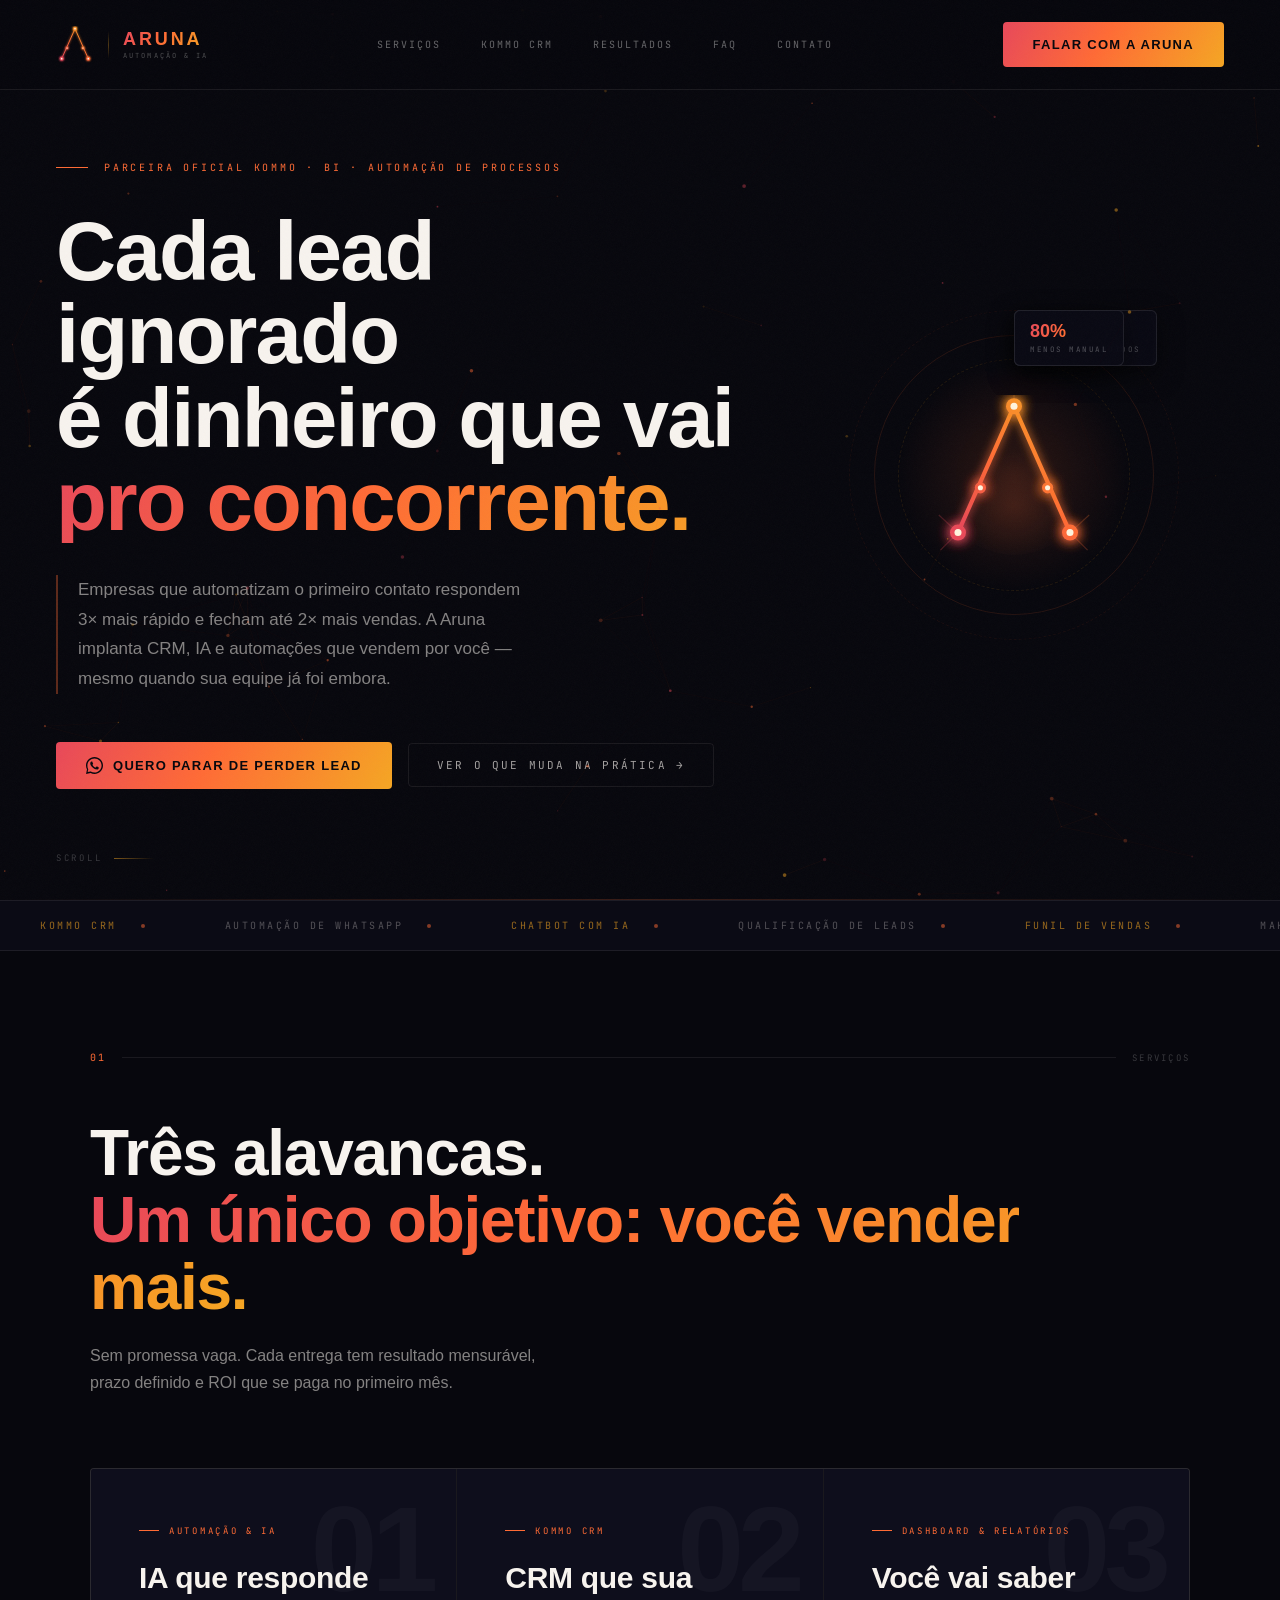
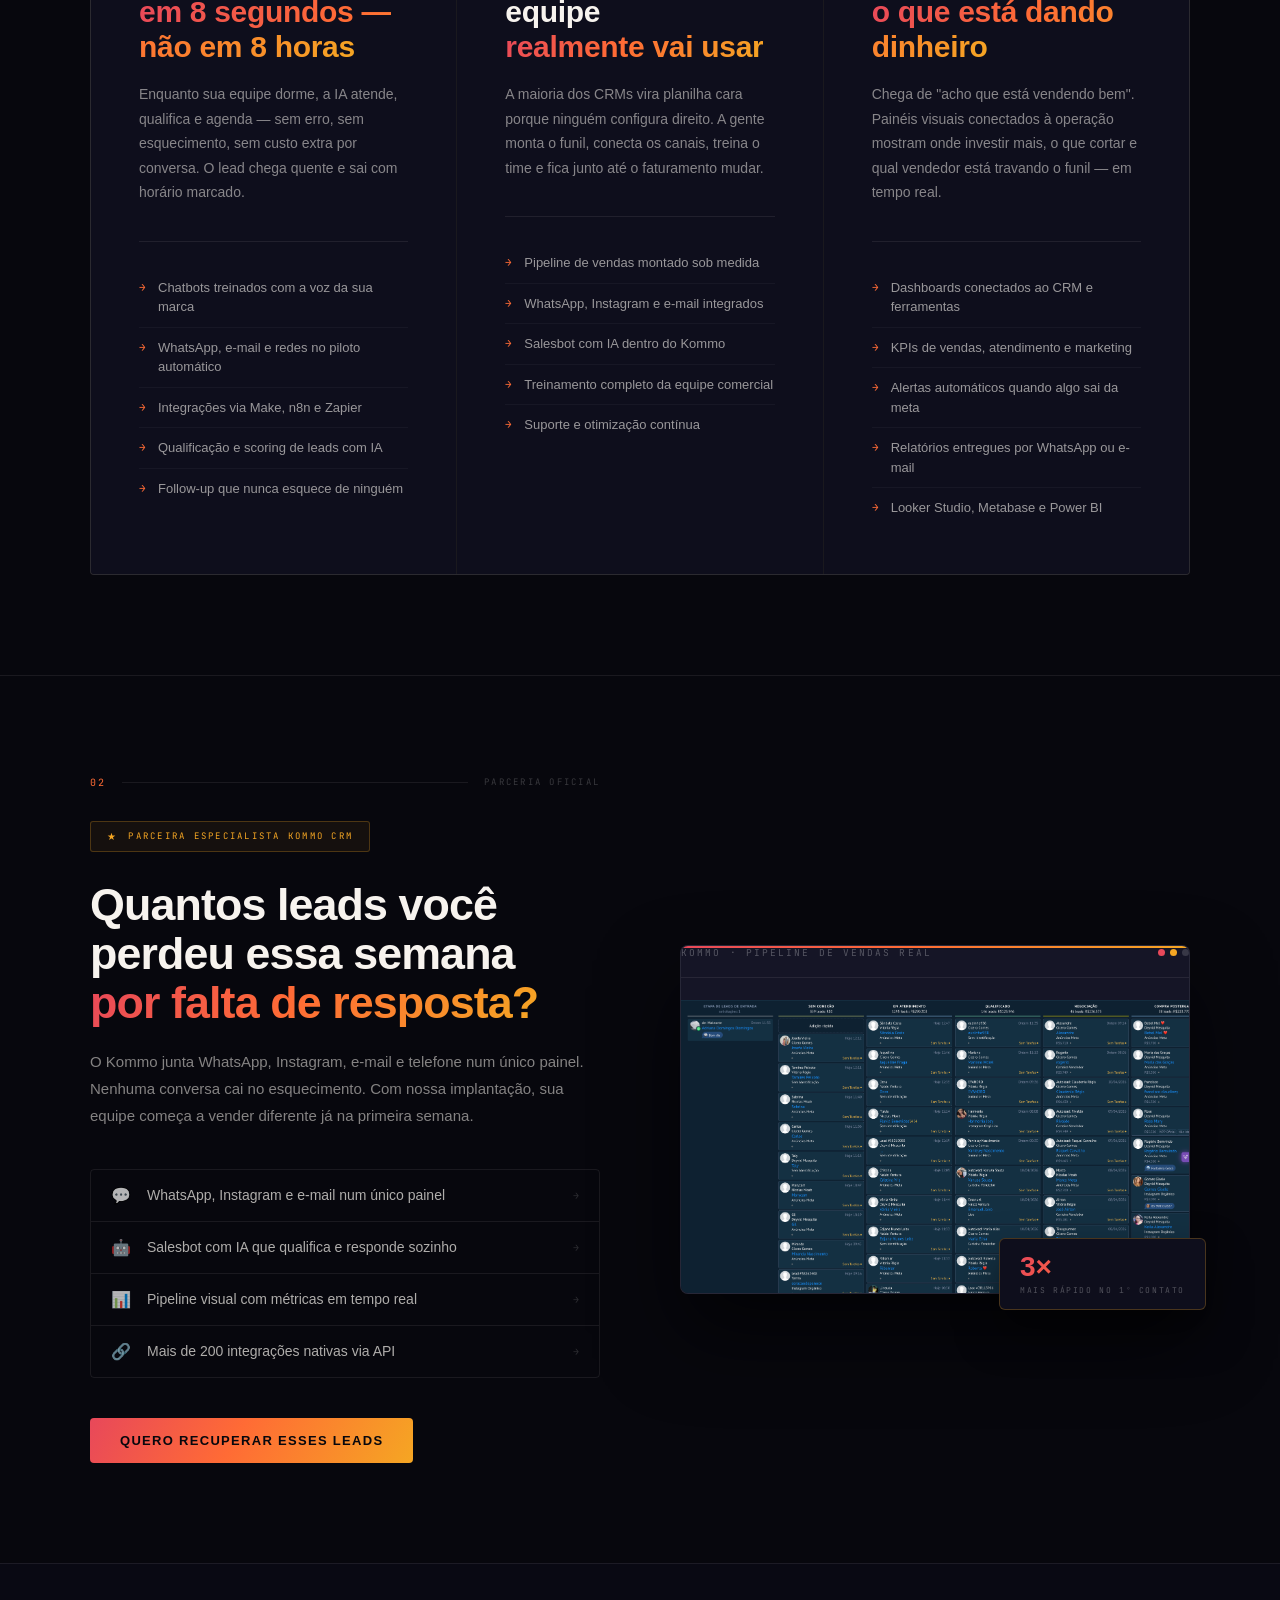
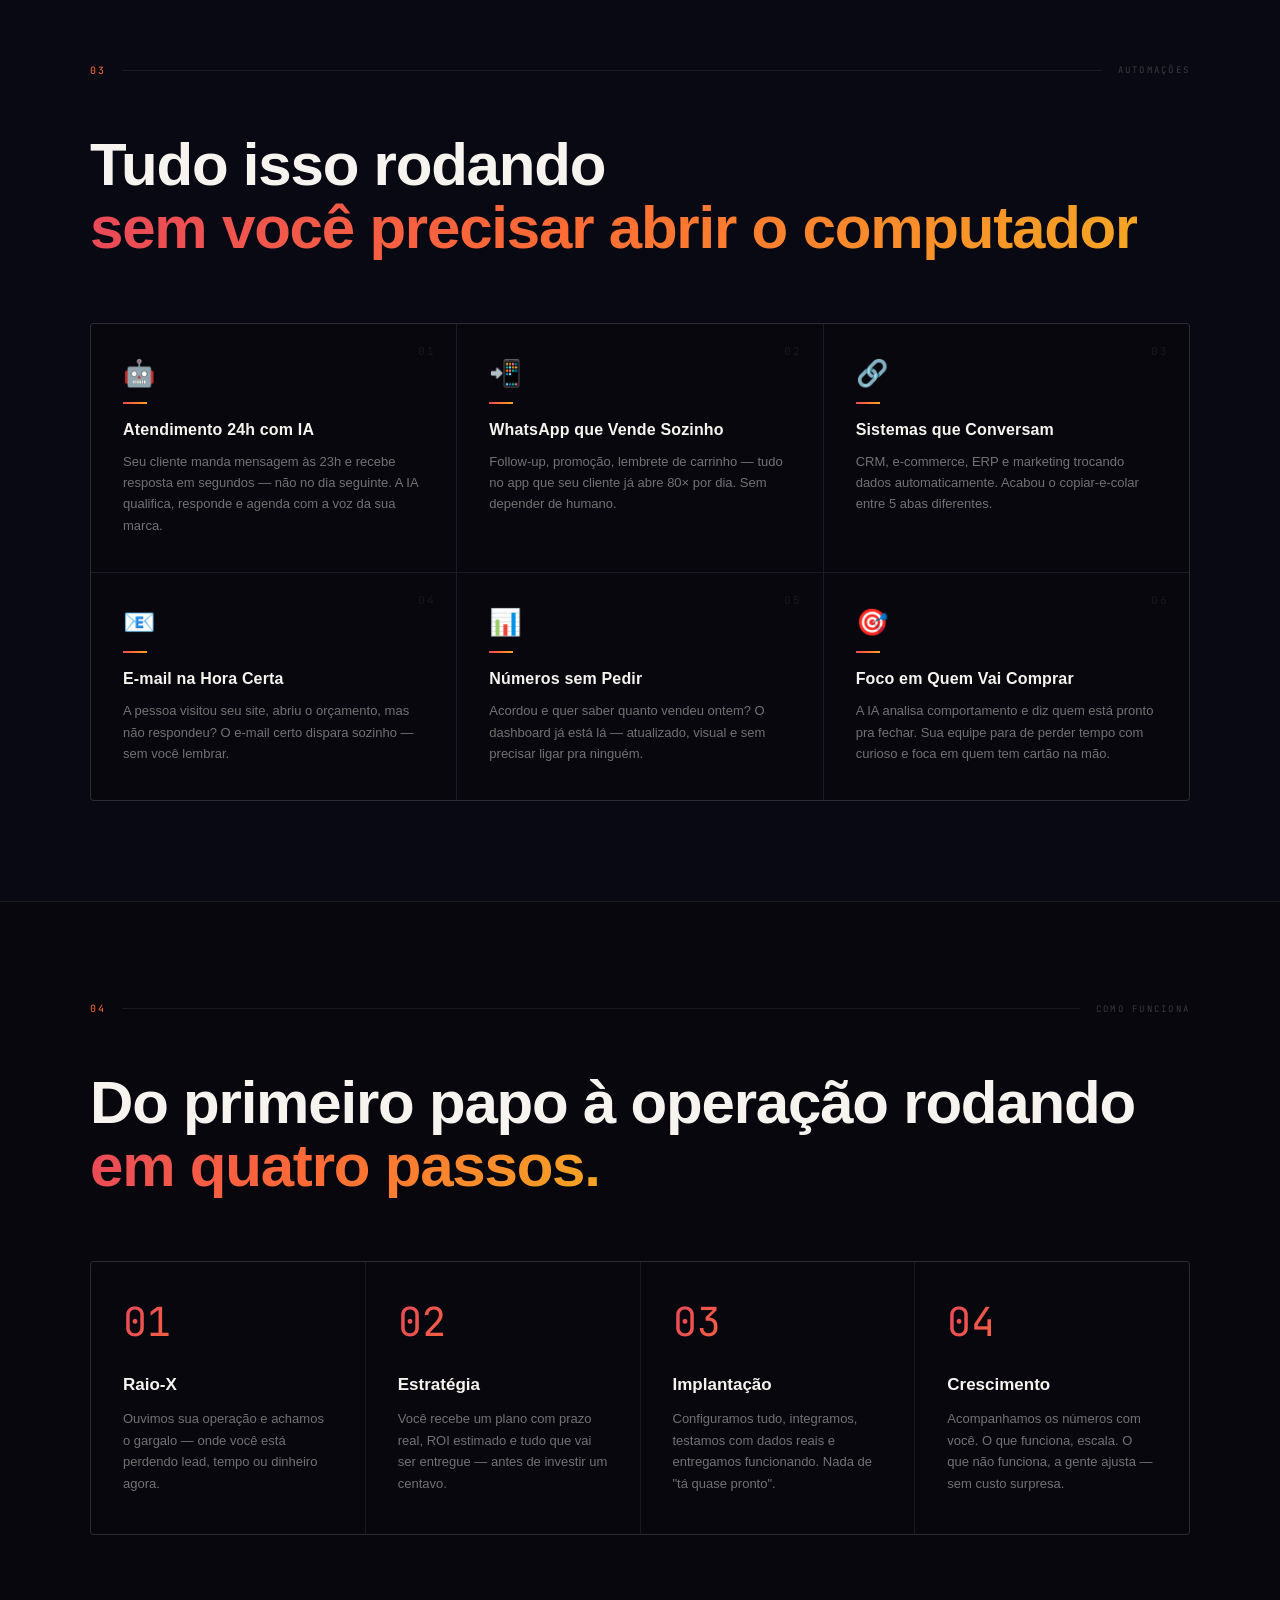
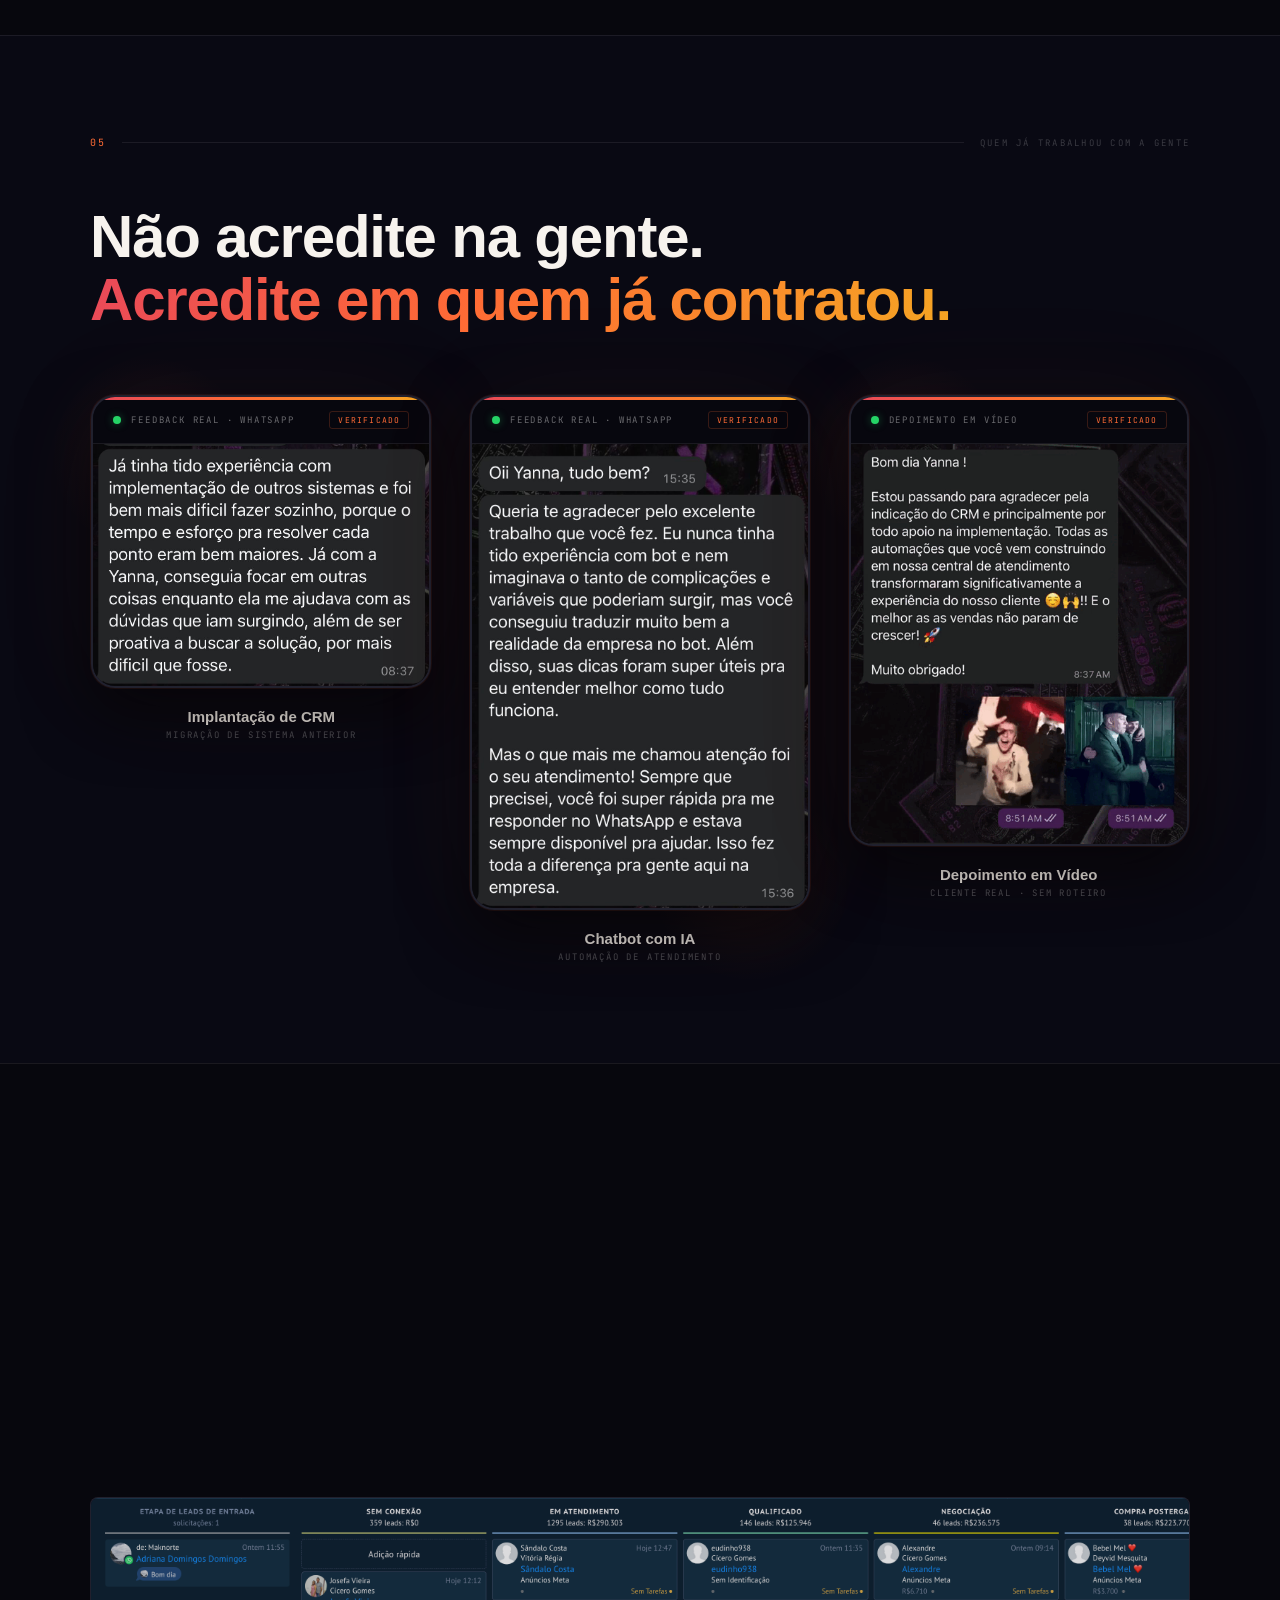
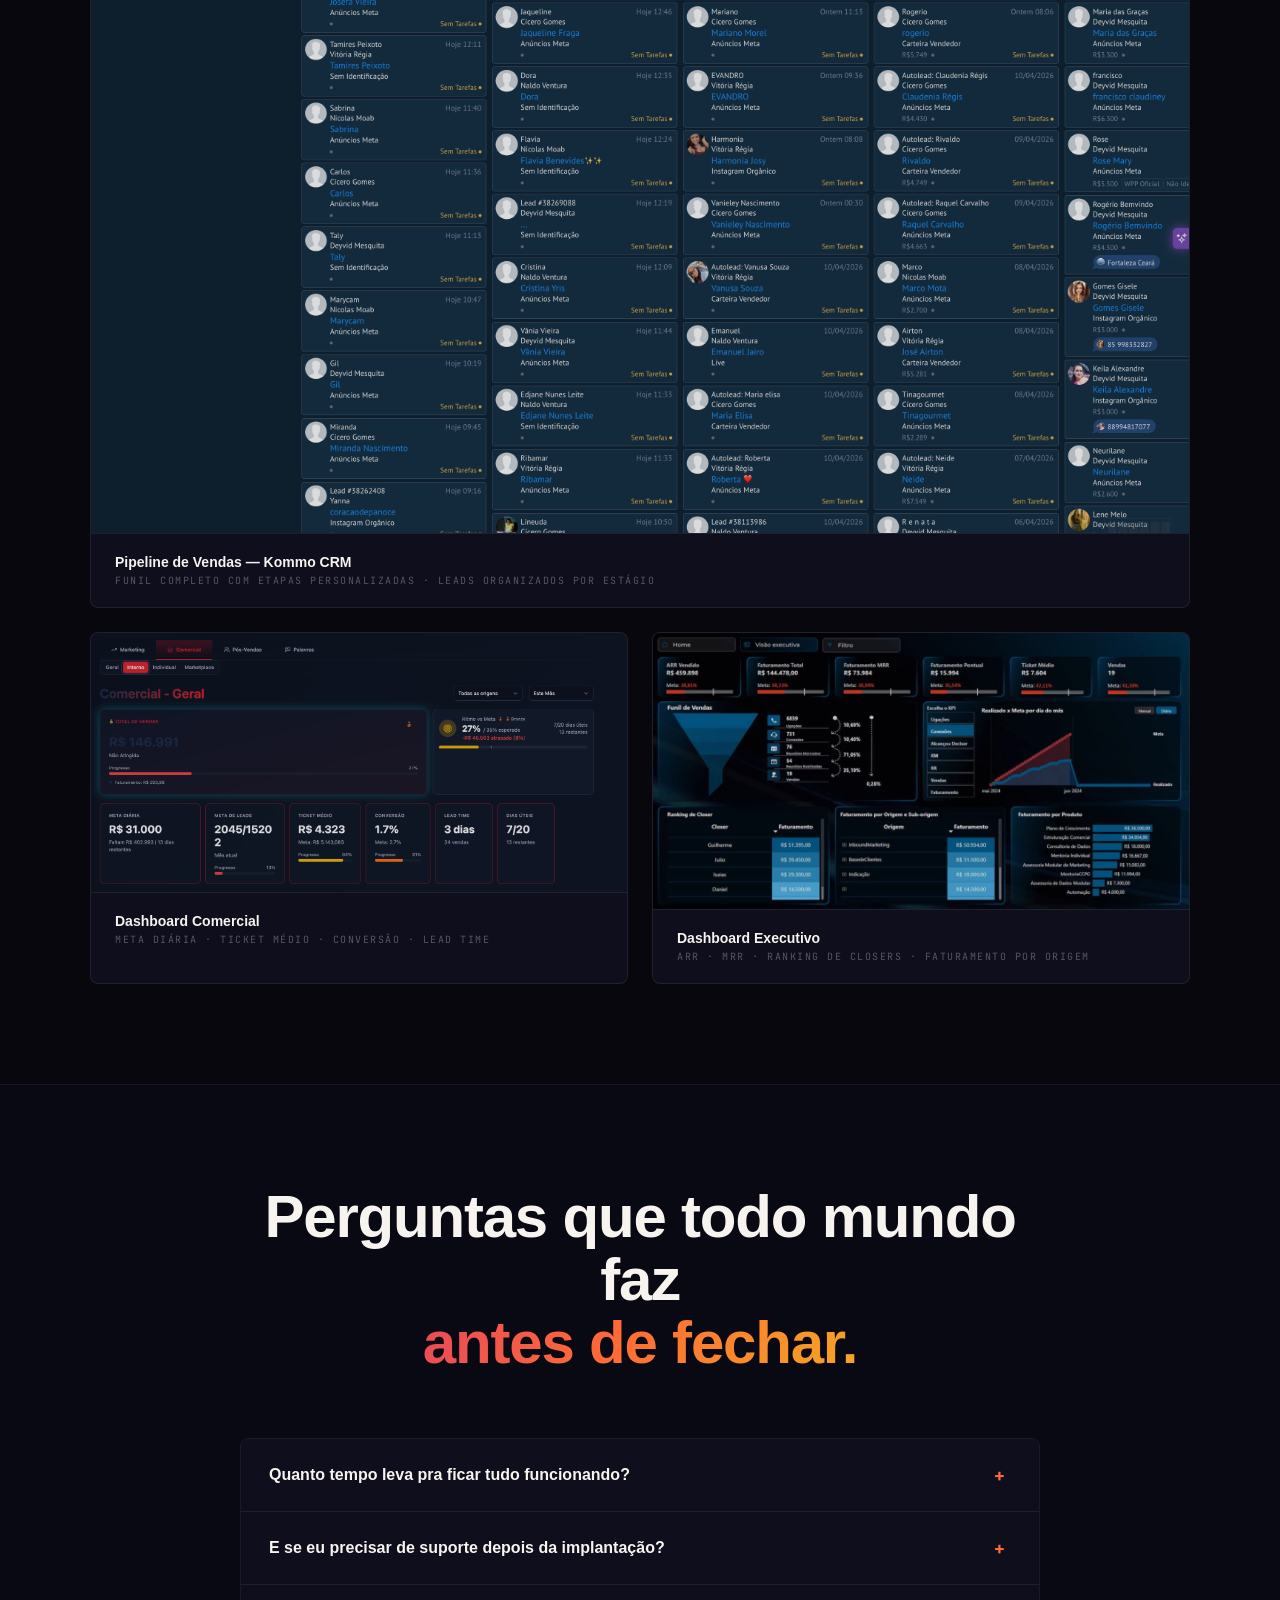
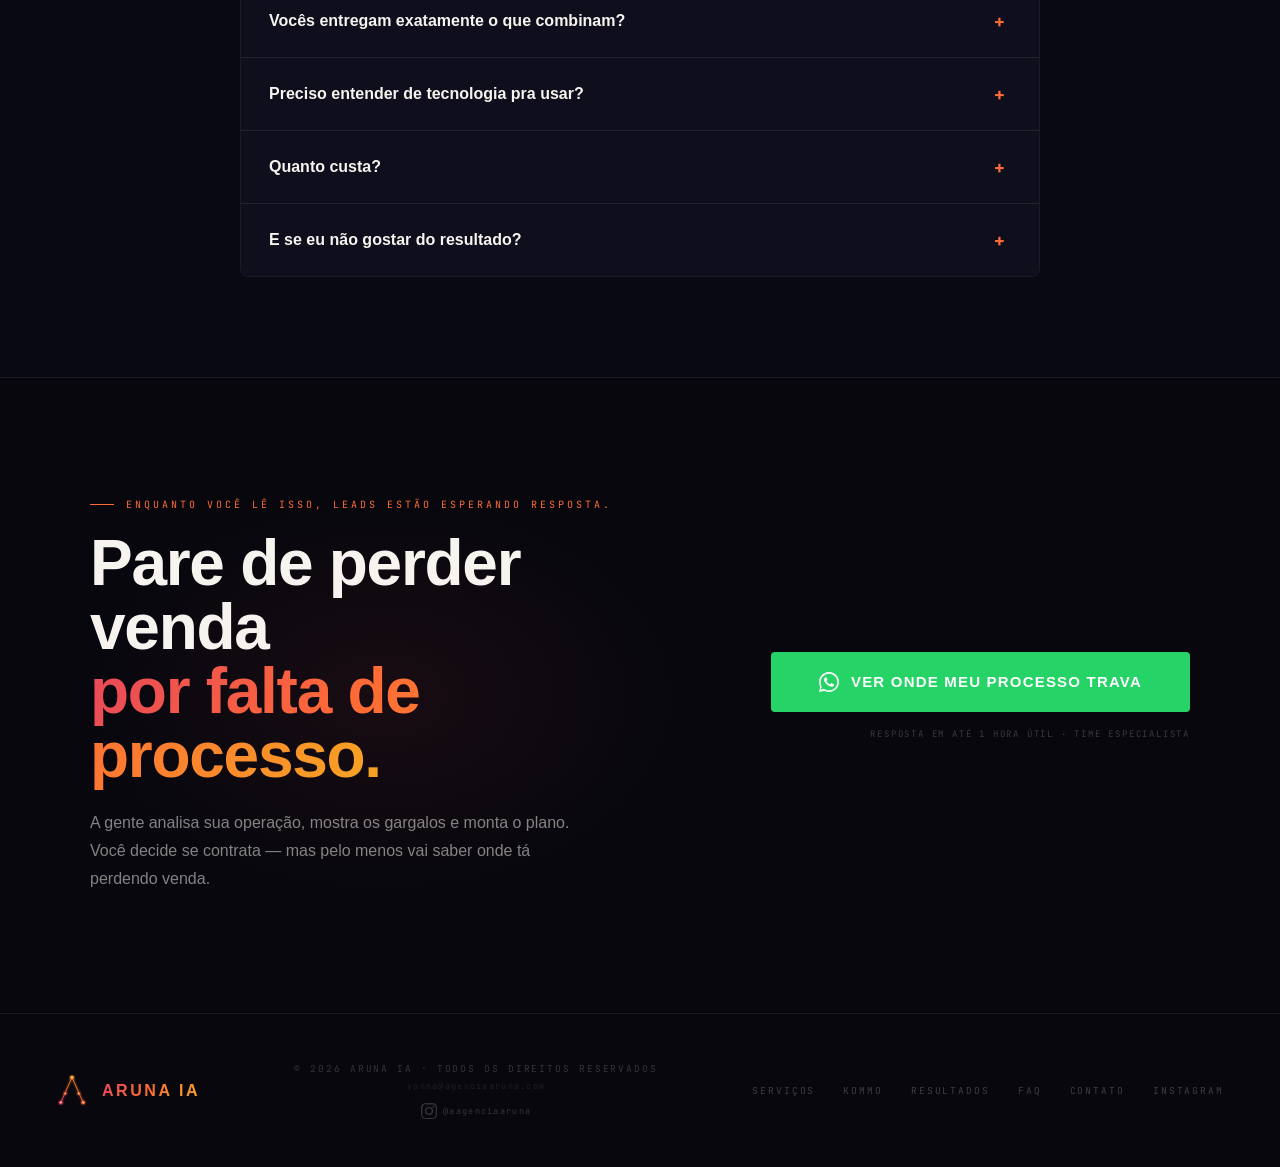
<file: index_v1_pre_refactor.html>
<!DOCTYPE html>
<html lang="pt-BR">
<head>
  <meta charset="UTF-8">
  <meta name="viewport" content="width=device-width, initial-scale=1.0">
  <title>Aruna IA — Automação com IA & CRM Kommo | Pare de Perder Leads</title>
  <meta name="description" content="A Aruna implanta CRM Kommo, automação com IA e BI pra você vender mais sem contratar mais gente. Parceira oficial Kommo.">
  <link rel="preconnect" href="https://fonts.googleapis.com">
  <link rel="preconnect" href="https://api.fontshare.com">
  <link href="https://api.fontshare.com/v2/css?f[]=cabinet-grotesk@300,400,500,700,800&display=swap" rel="stylesheet">
  <link href="https://fonts.googleapis.com/css2?family=JetBrains+Mono:wght@400;500;700&display=swap" rel="stylesheet">
  <style>
    *, *::before, *::after { margin: 0; padding: 0; box-sizing: border-box; }

    :root {
      --coral:   #E8485A;
      --orange:  #FF6B35;
      --amber:   #F5A623;
      --dark:    #07070D;
      --dark-2:  #0E0E1C;
      --dark-3:  #151526;
      --light:   #F7F3EE;
      --muted:   rgba(247,243,238,0.52);
      --faint:   rgba(247,243,238,0.16);
      --rule:    rgba(247,243,238,0.08);
      --grad:    linear-gradient(120deg, var(--coral) 0%, var(--orange) 45%, var(--amber) 100%);
    }

    html { scroll-behavior: smooth; }

    body {
      background: var(--dark);
      color: var(--light);
      font-family: 'Cabinet Grotesk', sans-serif;
      overflow-x: hidden;
    }

    /* ── GRAIN OVERLAY ── */
    body::after {
      content: '';
      position: fixed;
      inset: 0;
      z-index: 9999;
      pointer-events: none;
      opacity: 0.028;
      background-image: url("data:image/svg+xml,%3Csvg viewBox='0 0 512 512' xmlns='http://www.w3.org/2000/svg'%3E%3Cfilter id='n'%3E%3CfeTurbulence type='fractalNoise' baseFrequency='0.9' numOctaves='4' stitchTiles='stitch'/%3E%3C/filter%3E%3Crect width='100%25' height='100%25' filter='url(%23n)'/%3E%3C/svg%3E");
      background-size: 180px 180px;
    }

    /* ── UTILITY ── */
    .grad-text {
      background: var(--grad);
      -webkit-background-clip: text;
      -webkit-text-fill-color: transparent;
      background-clip: text;
    }

    /* ── BUTTONS ── */
    .btn-primary {
      display: inline-flex;
      align-items: center;
      gap: 10px;
      padding: 15px 30px;
      background: var(--grad);
      color: var(--dark);
      font-family: 'Cabinet Grotesk', sans-serif;
      font-weight: 700;
      font-size: 13px;
      letter-spacing: 0.1em;
      text-transform: uppercase;
      border: none;
      border-radius: 4px;
      cursor: pointer;
      text-decoration: none;
      transition: opacity 0.2s, transform 0.2s, box-shadow 0.2s;
    }
    .btn-primary:hover { opacity: 0.88; transform: translateY(-2px); box-shadow: 0 16px 40px rgba(255,107,53,0.3); }

    .btn-ghost {
      display: inline-flex;
      align-items: center;
      gap: 8px;
      padding: 14px 28px;
      background: transparent;
      color: rgba(247,243,238,0.65);
      font-family: 'JetBrains Mono', monospace;
      font-weight: 400;
      font-size: 11px;
      letter-spacing: 0.2em;
      text-transform: uppercase;
      border: 1px solid var(--rule);
      border-radius: 4px;
      cursor: pointer;
      text-decoration: none;
      transition: border-color 0.2s, color 0.2s;
    }
    .btn-ghost:hover { border-color: rgba(255,107,53,0.4); color: var(--light); }

    .btn-whatsapp {
      display: inline-flex;
      align-items: center;
      gap: 12px;
      padding: 20px 48px;
      background: #25D366;
      color: #fff;
      font-family: 'Cabinet Grotesk', sans-serif;
      font-weight: 700;
      font-size: 15px;
      letter-spacing: 0.08em;
      text-transform: uppercase;
      border: none;
      border-radius: 4px;
      cursor: pointer;
      text-decoration: none;
      transition: opacity 0.2s, transform 0.2s, box-shadow 0.2s;
    }
    .btn-whatsapp:hover { opacity: 0.9; transform: translateY(-2px); box-shadow: 0 16px 48px rgba(37,211,102,0.3); }
    .btn-whatsapp svg { width: 20px; height: 20px; fill: white; flex-shrink: 0; }

    /* ── CANVAS ── */
    #constellation-canvas {
      position: fixed; inset: 0;
      z-index: 50;
      pointer-events: none;
      opacity: 0.80;
    }

    /* ── NAV ── */
    nav {
      position: fixed;
      top: 0; left: 0; right: 0;
      z-index: 100;
      padding: 22px 56px;
      display: flex;
      align-items: center;
      justify-content: space-between;
      backdrop-filter: blur(24px);
      -webkit-backdrop-filter: blur(24px);
      background: rgba(7,7,13,0.75);
      border-bottom: 1px solid var(--rule);
      transition: padding 0.3s;
    }
    nav.scrolled { padding: 15px 56px; }

    .nav-logo { display: flex; align-items: center; gap: 14px; text-decoration: none; }
    .nav-logo svg { width: 38px; height: 38px; }
    .nav-divider {
      width: 1px; height: 28px;
      background: linear-gradient(180deg, transparent, rgba(245,166,35,0.3), transparent);
    }
    .nav-wordmark { display: flex; flex-direction: column; gap: 3px; }
    .nav-name {
      font-weight: 700; font-size: 18px; letter-spacing: 0.16em; line-height: 1;
      background: var(--grad); -webkit-background-clip: text; -webkit-text-fill-color: transparent; background-clip: text;
    }
    .nav-tag {
      font-family: 'JetBrains Mono', monospace; font-size: 7px;
      letter-spacing: 0.3em; color: rgba(255,255,255,0.28); text-transform: uppercase;
    }
    .nav-links { display: flex; align-items: center; gap: 40px; }
    .nav-links a {
      font-family: 'JetBrains Mono', monospace; font-size: 10px;
      letter-spacing: 0.2em; text-transform: uppercase;
      color: rgba(255,255,255,0.38); text-decoration: none;
      transition: color 0.2s;
    }
    .nav-links a:hover { color: var(--amber); }

    /* ── HERO ── */
    .hero {
      position: relative; z-index: 1;
      min-height: 100vh;
      display: grid;
      grid-template-columns: 1fr 420px;
      gap: 0;
      align-items: center;
      padding: 130px 56px 80px;
      overflow: hidden;
    }
    .hero::before {
      content: '';
      position: absolute;
      bottom: 0; left: 0; right: 0;
      height: 1px;
      background: linear-gradient(90deg, transparent, rgba(255,107,53,0.2), transparent);
    }

    .hero-left {
      padding-right: 48px;
      display: flex;
      flex-direction: column;
      gap: 0;
    }

    .hero-kicker {
      display: flex;
      align-items: center;
      gap: 16px;
      margin-bottom: 36px;
      animation: fadeUp 0.7s both;
    }
    .hero-kicker-line {
      width: 32px; height: 1px;
      background: var(--orange);
    }
    .hero-kicker-text {
      font-family: 'JetBrains Mono', monospace;
      font-size: 10px; letter-spacing: 0.28em;
      text-transform: uppercase; color: var(--orange);
    }

    .hero-title {
      font-size: clamp(52px, 6.5vw, 88px);
      font-weight: 700;
      line-height: 1.0;
      letter-spacing: -0.02em;
      margin-bottom: 32px;
      animation: fadeUp 0.7s 0.12s both;
    }
    .hero-title em {
      font-style: normal;
      display: block;
      background: var(--grad);
      -webkit-background-clip: text;
      -webkit-text-fill-color: transparent;
      background-clip: text;
    }

    .hero-sub {
      font-size: 17px;
      font-weight: 400;
      line-height: 1.75;
      color: var(--muted);
      max-width: 480px;
      margin-bottom: 48px;
      border-left: 2px solid rgba(255,107,53,0.35);
      padding-left: 20px;
      animation: fadeUp 0.7s 0.24s both;
    }

    .hero-cta {
      display: flex;
      align-items: center;
      gap: 16px;
      flex-wrap: wrap;
      animation: fadeUp 0.7s 0.36s both;
    }

    .hero-right {
      position: relative;
      display: flex;
      align-items: center;
      justify-content: center;
      animation: fadeIn 1.2s 0.5s both;
    }

    .hero-mark-wrap {
      position: relative;
      width: 280px; height: 280px;
      display: flex; align-items: center; justify-content: center;
    }
    .hero-mark-ring {
      position: absolute; inset: 0;
      border-radius: 50%;
      border: 1px solid rgba(255,107,53,0.12);
      animation: spinSlow 18s linear infinite;
    }
    .hero-mark-ring-2 {
      position: absolute;
      inset: 24px;
      border-radius: 50%;
      border: 1px dashed rgba(245,166,35,0.1);
      animation: spinSlow 12s linear infinite reverse;
    }
    .hero-mark-glow {
      position: absolute;
      width: 240px; height: 240px;
      border-radius: 50%;
      background: radial-gradient(circle, rgba(255,107,53,0.15) 0%, transparent 70%);
      animation: breatheGlow 3.5s ease-in-out infinite;
    }
    .hero-mark-svg {
      position: relative; z-index: 1;
      width: 160px; height: 160px;
    }

    /* ── ORBIT SYSTEM ── */
    .orbit-path {
      position: absolute;
      width: 330px; height: 330px;
      top: 50%; left: 50%;
      margin: -165px 0 0 -165px;
      border-radius: 50%;
      border: 1px dashed rgba(255,107,53,0.07);
      pointer-events: none;
    }
    .orbiter {
      position: absolute;
      top: 50%; left: 50%;
      width: 0; height: 0;
    }
    .orb1 { animation: spinOrb1 18s linear infinite; }
    .orb2 { animation: spinOrb2 26s linear infinite; }
    .orb3 { animation: spinOrb3 34s linear infinite; }

    .orbit-badge {
      position: absolute;
      top: -165px;
      left: 0;
      background: rgba(10,10,20,0.96);
      border: 1px solid rgba(255,255,255,0.09);
      border-radius: 6px;
      padding: 11px 15px;
      white-space: nowrap;
      box-shadow: 0 8px 24px rgba(0,0,0,0.5);
    }
    .ob1 { animation: spinBadge1 18s linear infinite; }
    .ob2 { animation: spinBadge2 26s linear infinite; }
    .ob3 { animation: spinBadge3 34s linear infinite; }

    .orbit-badge .s-val {
      font-size: 18px; font-weight: 700; line-height: 1;
      background: var(--grad); -webkit-background-clip: text; -webkit-text-fill-color: transparent; background-clip: text;
    }
    .orbit-badge .s-lab {
      font-family: 'JetBrains Mono', monospace; font-size: 7.5px;
      letter-spacing: 0.2em; color: rgba(255,255,255,0.28);
      text-transform: uppercase; margin-top: 4px;
    }

    /* Orb 1: CW, starts ~10 o'clock (-70deg) */
    @keyframes spinOrb1   { from{transform:rotate(-70deg)} to{transform:rotate(290deg)} }
    @keyframes spinBadge1 { from{transform:translate(-50%,-50%) rotate(70deg)} to{transform:translate(-50%,-50%) rotate(-290deg)} }
    /* Orb 2: CCW, starts ~4 o'clock (110deg) */
    @keyframes spinOrb2   { from{transform:rotate(110deg)} to{transform:rotate(-250deg)} }
    @keyframes spinBadge2 { from{transform:translate(-50%,-50%) rotate(-110deg)} to{transform:translate(-50%,-50%) rotate(250deg)} }
    /* Orb 3: CW, starts ~7 o'clock (200deg) */
    @keyframes spinOrb3   { from{transform:rotate(200deg)} to{transform:rotate(560deg)} }
    @keyframes spinBadge3 { from{transform:translate(-50%,-50%) rotate(-200deg)} to{transform:translate(-50%,-50%) rotate(-560deg)} }

    .hero-scroll {
      position: absolute;
      bottom: 36px; left: 56px;
      display: flex; align-items: center; gap: 12px;
      z-index: 2;
      animation: fadeUp 0.7s 0.7s both;
    }
    .hero-scroll span {
      font-family: 'JetBrains Mono', monospace; font-size: 9px;
      letter-spacing: 0.3em; color: rgba(255,255,255,0.2); text-transform: uppercase;
    }
    .scroll-line {
      width: 40px; height: 1px;
      background: linear-gradient(90deg, rgba(245,166,35,0.5), transparent);
      animation: scrollPulse 2s ease-in-out infinite;
    }
    @keyframes scrollPulse {
      0%,100%{transform:scaleX(1)} 50%{transform:scaleX(1.4);transform-origin:left}
    }

    /* ── MARQUEE ── */
    .marquee-strip {
      position: relative; z-index: 1;
      border-top: 1px solid var(--rule);
      border-bottom: 1px solid var(--rule);
      padding: 18px 0;
      overflow: hidden;
      background: rgba(14,14,28,0.6);
    }
    .marquee-track {
      display: flex;
      gap: 0;
      animation: marqueeScroll 28s linear infinite;
      width: max-content;
    }
    .marquee-track:hover { animation-play-state: paused; }
    @keyframes marqueeScroll {
      0% { transform: translateX(0); }
      100% { transform: translateX(-50%); }
    }
    .marquee-item {
      display: flex;
      align-items: center;
      gap: 24px;
      padding: 0 40px;
      font-family: 'JetBrains Mono', monospace;
      font-size: 10px;
      letter-spacing: 0.25em;
      text-transform: uppercase;
      color: rgba(247,243,238,0.3);
      white-space: nowrap;
    }
    .marquee-dot {
      width: 4px; height: 4px; border-radius: 50%;
      background: var(--orange); opacity: 0.5; flex-shrink: 0;
    }
    .marquee-item.hi { color: rgba(245,166,35,0.6); }

    /* ── SECTION COMMON ── */
    section { position: relative; z-index: 2; }

    .section-label {
      display: flex;
      align-items: center;
      gap: 16px;
      margin-bottom: 56px;
    }
    .section-label-num {
      font-family: 'JetBrains Mono', monospace;
      font-size: 10px; letter-spacing: 0.2em;
      color: var(--orange); text-transform: uppercase;
    }
    .section-label-rule {
      flex: 1; height: 1px;
      background: var(--rule);
    }
    .section-label-tag {
      font-family: 'JetBrains Mono', monospace;
      font-size: 9px; letter-spacing: 0.25em;
      color: rgba(255,255,255,0.2); text-transform: uppercase;
    }

    /* ── SERVIÇOS ── */
    .services { padding: 100px 56px; }
    .services-inner { max-width: 1100px; margin: 0 auto; }

    .services-head {
      margin-bottom: 72px;
    }
    .services-title {
      font-size: clamp(36px, 5vw, 64px);
      font-weight: 700;
      line-height: 1.05;
      letter-spacing: -0.02em;
    }
    .services-sub {
      margin-top: 20px;
      font-size: 16px; color: var(--muted);
      max-width: 480px; line-height: 1.7;
    }

    .services-grid {
      display: grid;
      grid-template-columns: repeat(3, 1fr);
      gap: 1px;
      border: 1px solid var(--rule);
      border-radius: 4px;
      overflow: hidden;
      background: var(--rule);
    }
    .service-card {
      background: var(--dark-2);
      padding: 56px 48px;
      position: relative;
      overflow: hidden;
      transition: background 0.3s;
    }
    .service-card:hover { background: rgba(21,21,38,0.95); }
    .service-card::before {
      content: '';
      position: absolute;
      top: 0; left: 0; right: 0;
      height: 2px;
      background: var(--grad);
      transform: scaleX(0);
      transform-origin: left;
      transition: transform 0.4s;
    }
    .service-card:hover::before { transform: scaleX(1); }

    .service-big-num {
      font-family: 'Cabinet Grotesk', sans-serif;
      font-size: 120px;
      font-weight: 700;
      line-height: 1;
      color: rgba(255,255,255,0.03);
      position: absolute;
      top: 20px; right: 24px;
      letter-spacing: -0.05em;
      pointer-events: none;
      user-select: none;
    }
    .service-label {
      font-family: 'JetBrains Mono', monospace;
      font-size: 9px; letter-spacing: 0.3em;
      text-transform: uppercase; color: var(--orange);
      margin-bottom: 24px;
      display: flex; align-items: center; gap: 10px;
    }
    .service-label::before {
      content: ''; display: block;
      width: 20px; height: 1px; background: var(--orange);
    }
    .service-title {
      font-size: 30px; font-weight: 700;
      letter-spacing: -0.01em; line-height: 1.15;
      margin-bottom: 18px;
    }
    .service-desc {
      font-size: 14px; color: var(--muted); line-height: 1.75;
      margin-bottom: 36px;
      border-bottom: 1px solid var(--rule);
      padding-bottom: 36px;
    }
    .service-items {
      list-style: none;
      display: flex; flex-direction: column; gap: 10px;
    }
    .service-items li {
      display: flex; align-items: flex-start; gap: 12px;
      font-size: 13px; color: rgba(247,243,238,0.6); line-height: 1.5;
      padding-bottom: 10px;
      border-bottom: 1px solid rgba(255,255,255,0.04);
    }
    .service-items li:last-child { border-bottom: none; padding-bottom: 0; }
    .service-items li .item-arrow {
      color: var(--orange); flex-shrink: 0; font-size: 11px; margin-top: 1px;
      font-family: 'JetBrains Mono', monospace;
    }

    /* ── KOMMO ── */
    .kommo {
      padding: 100px 56px;
      border-top: 1px solid var(--rule);
    }
    .kommo-inner {
      max-width: 1100px; margin: 0 auto;
      display: grid; grid-template-columns: 1fr 1fr;
      gap: 80px; align-items: center;
    }

    .kommo-partner-tag {
      display: inline-flex; align-items: center; gap: 10px;
      padding: 8px 16px;
      border: 1px solid rgba(245,166,35,0.25);
      border-radius: 3px;
      background: rgba(245,166,35,0.06);
      font-family: 'JetBrains Mono', monospace;
      font-size: 9px; letter-spacing: 0.25em;
      text-transform: uppercase; color: var(--amber);
      margin-bottom: 28px;
    }
    .partner-star { font-size: 10px; }

    .kommo-title {
      font-size: clamp(30px, 3.5vw, 48px);
      font-weight: 700; line-height: 1.1; letter-spacing: -0.02em;
      margin-bottom: 20px;
    }
    .kommo-desc {
      font-size: 15px; color: var(--muted); line-height: 1.8;
      margin-bottom: 40px;
    }

    .kommo-list {
      list-style: none;
      display: flex; flex-direction: column; gap: 0;
      margin-bottom: 40px;
      border: 1px solid var(--rule);
      border-radius: 4px; overflow: hidden;
    }
    .kommo-list li {
      display: flex; align-items: center; gap: 16px;
      padding: 16px 20px;
      font-size: 14px; color: rgba(247,243,238,0.7);
      border-bottom: 1px solid var(--rule);
      transition: background 0.2s;
    }
    .kommo-list li:last-child { border-bottom: none; }
    .kommo-list li:hover { background: rgba(255,107,53,0.04); }
    .kommo-list li .li-icon { font-size: 16px; flex-shrink: 0; }
    .kommo-list li .li-arrow {
      margin-left: auto;
      font-family: 'JetBrains Mono', monospace;
      font-size: 10px; color: rgba(255,255,255,0.15);
    }

    .kommo-visual { position: relative; }
    .kommo-card-mock {
      border-radius: 8px;
      background: var(--dark-3);
      border: 1px solid rgba(255,255,255,0.08);
      padding: 28px;
      box-shadow: 0 40px 80px rgba(0,0,0,0.6);
      position: relative; overflow: hidden;
    }
    .kommo-card-mock::before {
      content: ''; position: absolute;
      top: 0; left: 0; right: 0; height: 2px;
      background: var(--grad);
    }
    .mock-header {
      display: flex; align-items: center; justify-content: space-between;
      margin-bottom: 22px; padding-bottom: 18px;
      border-bottom: 1px solid var(--rule);
    }
    .mock-title {
      font-family: 'JetBrains Mono', monospace; font-size: 9.5px;
      letter-spacing: 0.22em; color: rgba(255,255,255,0.28); text-transform: uppercase;
    }
    .mock-dots { display: flex; gap: 5px; }
    .mock-dot { width: 7px; height: 7px; border-radius: 50%; }
    .mock-dot:nth-child(1) { background: #E8485A; }
    .mock-dot:nth-child(2) { background: #F5A623; }
    .mock-dot:nth-child(3) { background: rgba(255,255,255,0.15); }
    .mock-pipeline { display: flex; flex-direction: column; gap: 8px; }
    .mock-stage {
      display: flex; align-items: center; gap: 10px;
      padding: 11px 14px; border-radius: 6px;
      background: rgba(255,255,255,0.025);
      border: 1px solid rgba(255,255,255,0.04);
    }
    .mock-stage-dot { width: 7px; height: 7px; border-radius: 50%; flex-shrink: 0; }
    .mock-stage-label {
      font-family: 'JetBrains Mono', monospace; font-size: 9.5px;
      letter-spacing: 0.12em; color: rgba(255,255,255,0.35); flex: 1;
    }
    .mock-bar-wrap { width: 80px; height: 3px; background: rgba(255,255,255,0.06); border-radius: 3px; overflow: hidden; }
    .mock-bar { height: 100%; border-radius: 3px; background: var(--grad); }
    .mock-count {
      font-family: 'JetBrains Mono', monospace; font-size: 9px;
      color: rgba(255,255,255,0.2); letter-spacing: 0.1em;
    }
    .kommo-float-badge {
      position: absolute; bottom: -16px; right: -16px;
      padding: 14px 20px; border-radius: 6px;
      background: var(--dark-2); border: 1px solid rgba(245,166,35,0.25);
      box-shadow: 0 20px 40px rgba(0,0,0,0.5);
    }
    .badge-val {
      font-size: 28px; font-weight: 700; line-height: 1;
      background: var(--grad); -webkit-background-clip: text; -webkit-text-fill-color: transparent; background-clip: text;
    }
    .badge-lab {
      font-family: 'JetBrains Mono', monospace; font-size: 8px;
      letter-spacing: 0.2em; color: rgba(255,255,255,0.28);
      text-transform: uppercase; margin-top: 4px;
    }

    /* ── AUTOMAÇÕES ── */
    .automacoes {
      padding: 100px 56px;
      border-top: 1px solid var(--rule);
      background: rgba(14,14,28,0.4);
    }
    .automacoes-inner { max-width: 1100px; margin: 0 auto; }
    .automacoes-head { margin-bottom: 64px; }
    .automacoes-title {
      font-size: clamp(36px, 5vw, 60px);
      font-weight: 700; line-height: 1.05; letter-spacing: -0.02em;
    }

    .auto-grid {
      display: grid;
      grid-template-columns: repeat(3, 1fr);
      gap: 1px;
      border: 1px solid var(--rule);
      border-radius: 4px;
      overflow: hidden;
      background: var(--rule);
    }
    .auto-card {
      background: var(--dark);
      padding: 36px 32px;
      position: relative;
      transition: background 0.3s;
    }
    .auto-card:hover { background: rgba(14,14,28,0.98); }
    .auto-card:hover .auto-num { color: rgba(255,107,53,0.15); }

    .auto-num {
      position: absolute; top: 20px; right: 20px;
      font-family: 'JetBrains Mono', monospace;
      font-size: 11px; letter-spacing: 0.2em;
      color: rgba(255,255,255,0.07);
      transition: color 0.3s;
    }
    .auto-icon {
      font-size: 26px; margin-bottom: 16px; display: block;
      line-height: 1;
    }
    .auto-rule {
      width: 24px; height: 2px;
      background: var(--grad); margin-bottom: 16px;
    }
    .auto-title {
      font-size: 16px; font-weight: 700; letter-spacing: 0.01em;
      margin-bottom: 10px; line-height: 1.3;
    }
    .auto-desc {
      font-size: 13px; color: rgba(247,243,238,0.45); line-height: 1.65;
    }

    /* ── PROCESSO ── */
    .process { padding: 100px 56px; border-top: 1px solid var(--rule); }
    .process-inner { max-width: 1100px; margin: 0 auto; }
    .process-head { margin-bottom: 64px; }
    .process-title {
      font-size: clamp(36px, 5vw, 60px);
      font-weight: 700; line-height: 1.05; letter-spacing: -0.02em;
    }

    .process-steps {
      display: grid; grid-template-columns: repeat(4, 1fr);
      gap: 1px; background: var(--rule);
      border: 1px solid var(--rule); border-radius: 4px; overflow: hidden;
    }
    .p-step {
      background: var(--dark);
      padding: 40px 32px;
      position: relative;
      transition: background 0.3s;
    }
    .p-step:hover { background: rgba(14,14,28,0.98); }

    .p-step-num {
      font-family: 'JetBrains Mono', monospace;
      font-size: 40px; font-weight: 400;
      line-height: 1;
      background: var(--grad); -webkit-background-clip: text; -webkit-text-fill-color: transparent; background-clip: text;
      margin-bottom: 32px; display: block;
    }
    .p-step-title {
      font-size: 17px; font-weight: 700; margin-bottom: 12px; line-height: 1.3;
    }
    .p-step-desc {
      font-size: 13px; color: rgba(247,243,238,0.45); line-height: 1.65;
    }

    /* ── CTA FINAL ── */
    .cta-section {
      padding: 120px 56px;
      border-top: 1px solid var(--rule);
      position: relative; overflow: hidden;
    }
    .cta-inner {
      max-width: 1100px; margin: 0 auto;
      display: grid; grid-template-columns: 1fr auto;
      gap: 80px; align-items: center;
    }
    .cta-glow {
      position: absolute;
      width: 600px; height: 400px;
      background: radial-gradient(ellipse, rgba(232,72,90,0.08) 0%, transparent 70%);
      top: 50%; left: 30%; transform: translate(-50%,-50%);
      pointer-events: none;
    }
    .cta-eyebrow {
      font-family: 'JetBrains Mono', monospace;
      font-size: 10px; letter-spacing: 0.3em;
      text-transform: uppercase; color: var(--orange);
      margin-bottom: 20px;
      display: flex; align-items: center; gap: 12px;
    }
    .cta-eyebrow::before { content: ''; display: block; width: 24px; height: 1px; background: var(--orange); }
    .cta-title {
      font-size: clamp(36px, 5vw, 68px);
      font-weight: 700; line-height: 1.0; letter-spacing: -0.02em;
      margin-bottom: 22px;
    }
    .cta-sub {
      font-size: 16px; color: var(--muted); line-height: 1.75; max-width: 480px;
    }
    .cta-action {
      display: flex; flex-direction: column;
      align-items: flex-end; gap: 16px;
      flex-shrink: 0;
    }
    .cta-action-note {
      font-family: 'JetBrains Mono', monospace;
      font-size: 9px; letter-spacing: 0.2em;
      text-transform: uppercase; color: rgba(255,255,255,0.2);
      text-align: right;
    }

    /* ── FOOTER ── */
    footer {
      position: relative; z-index: 1;
      padding: 48px 56px;
      border-top: 1px solid var(--rule);
      display: flex; align-items: center;
      justify-content: space-between; flex-wrap: wrap; gap: 20px;
    }
    .footer-left { display: flex; align-items: center; gap: 14px; text-decoration: none; }
    .footer-left svg { width: 32px; height: 32px; }
    .footer-name {
      font-weight: 700; font-size: 16px; letter-spacing: 0.16em;
      background: var(--grad); -webkit-background-clip: text;
      -webkit-text-fill-color: transparent; background-clip: text;
    }
    .footer-center {
      display: flex; flex-direction: column; align-items: center; gap: 5px;
    }
    .footer-copy {
      font-family: 'JetBrains Mono', monospace; font-size: 9.5px;
      letter-spacing: 0.2em; color: rgba(255,255,255,0.18); text-transform: uppercase;
    }
    .footer-email {
      font-family: 'JetBrains Mono', monospace; font-size: 8.5px;
      letter-spacing: 0.15em; color: rgba(255,255,255,0.1);
      text-decoration: none; text-transform: lowercase;
      transition: color 0.2s;
    }
    .footer-email:hover { color: rgba(255,255,255,0.3); }
    .footer-social { display: flex; align-items: center; gap: 14px; margin-top: 6px; }
    .footer-social a {
      display: inline-flex; align-items: center; gap: 6px;
      font-family: 'JetBrains Mono', monospace; font-size: 8.5px;
      letter-spacing: 0.15em; color: rgba(255,255,255,0.18);
      text-decoration: none; transition: color 0.2s;
    }
    .footer-social a:hover { color: var(--orange); }
    .footer-social svg { width: 16px; height: 16px; fill: currentColor; flex-shrink: 0; }
    .footer-links { display: flex; gap: 28px; }
    .footer-links a {
      font-family: 'JetBrains Mono', monospace; font-size: 9.5px;
      letter-spacing: 0.2em; text-transform: uppercase;
      color: rgba(255,255,255,0.22); text-decoration: none;
      transition: color 0.2s;
    }
    .footer-links a:hover { color: var(--orange); }

    /* ── DEPOIMENTOS ── */
    .testimonials {
      padding: 100px 56px;
      border-top: 1px solid var(--rule);
      background: rgba(14,14,28,0.4);
    }
    .testimonials-inner { max-width: 1100px; margin: 0 auto; }
    .testimonials-head { margin-bottom: 64px; }
    .testimonials-title {
      font-size: clamp(36px, 5vw, 60px);
      font-weight: 700; line-height: 1.05; letter-spacing: -0.02em;
    }
    .testimonials-grid {
      display: grid;
      grid-template-columns: 1fr 1fr 1fr;
      gap: 36px;
      align-items: start;
    }
    .testimonial-card {
      position: relative;
      display: flex;
      flex-direction: column;
      align-items: center;
    }
    .testimonial-phone {
      position: relative;
      width: 100%;
      max-width: 340px;
      border-radius: 24px;
      overflow: hidden;
      background: var(--dark-2);
      border: 2px solid rgba(255,255,255,0.08);
      box-shadow:
        0 0 0 1px rgba(255,107,53,0.08),
        0 24px 64px rgba(0,0,0,0.6),
        0 0 120px rgba(255,107,53,0.06);
      transition: transform 0.4s, box-shadow 0.4s;
    }
    .testimonial-phone:hover {
      transform: translateY(-6px);
      box-shadow:
        0 0 0 1px rgba(255,107,53,0.15),
        0 32px 80px rgba(0,0,0,0.7),
        0 0 160px rgba(255,107,53,0.1);
    }
    .testimonial-phone::before {
      content: '';
      position: absolute;
      top: 0; left: 0; right: 0; height: 3px;
      background: var(--grad);
      z-index: 2;
    }
    .testimonial-phone-header {
      padding: 14px 20px;
      background: rgba(7,7,13,0.9);
      border-bottom: 1px solid var(--rule);
      display: flex; align-items: center; gap: 10px;
      z-index: 1; position: relative;
    }
    .testimonial-phone-dot {
      width: 8px; height: 8px; border-radius: 50%;
      background: #25D366;
      box-shadow: 0 0 8px rgba(37,211,102,0.4);
    }
    .testimonial-phone-name {
      font-family: 'JetBrains Mono', monospace;
      font-size: 9px; letter-spacing: 0.2em;
      text-transform: uppercase; color: rgba(255,255,255,0.4);
    }
    .testimonial-phone-badge {
      margin-left: auto;
      font-family: 'JetBrains Mono', monospace;
      font-size: 8px; letter-spacing: 0.15em;
      text-transform: uppercase; color: var(--orange);
      padding: 3px 8px;
      border: 1px solid rgba(255,107,53,0.2);
      border-radius: 3px;
    }
    .testimonial-phone img {
      width: 100%; height: auto; display: block;
    }
    .testimonial-label {
      margin-top: 20px;
      text-align: center;
    }
    .testimonial-label-title {
      font-size: 15px; font-weight: 700; margin-bottom: 4px;
    }
    .testimonial-label-desc {
      font-family: 'JetBrains Mono', monospace;
      font-size: 9px; letter-spacing: 0.2em;
      color: rgba(255,255,255,0.28); text-transform: uppercase;
    }
    .testimonial-glow {
      position: absolute;
      width: 200px; height: 200px;
      border-radius: 50%;
      background: radial-gradient(circle, rgba(255,107,53,0.08) 0%, transparent 70%);
      pointer-events: none;
      z-index: -1;
    }
    .testimonial-glow-1 { top: -40px; left: -40px; }
    .testimonial-glow-2 { bottom: -20px; right: -40px; }
    .testimonial-phone video {
      width: 100%; height: auto; display: block;
    }
    .testimonial-play-hint {
      position: absolute;
      bottom: 60px; left: 50%;
      transform: translateX(-50%);
      display: flex; align-items: center; gap: 8px;
      padding: 8px 16px;
      background: rgba(7,7,13,0.85);
      border: 1px solid rgba(255,107,53,0.2);
      border-radius: 20px;
      font-family: 'JetBrains Mono', monospace;
      font-size: 9px; letter-spacing: 0.2em;
      text-transform: uppercase; color: rgba(255,255,255,0.5);
      pointer-events: none;
      transition: opacity 0.3s;
      z-index: 2;
    }
    .testimonial-play-icon {
      width: 0; height: 0;
      border-left: 8px solid var(--orange);
      border-top: 5px solid transparent;
      border-bottom: 5px solid transparent;
    }
    .testimonial-phone:has(video:not([paused])) .testimonial-play-hint,
    .testimonial-phone.playing .testimonial-play-hint { opacity: 0; }

    /* ── PORTFOLIO / TELAS ── */
    .portfolio {
      padding: 100px 56px;
      border-top: 1px solid var(--rule);
    }
    .portfolio-inner { max-width: 1100px; margin: 0 auto; }
    .portfolio-head { margin-bottom: 64px; }
    .portfolio-title {
      font-size: clamp(36px, 5vw, 60px);
      font-weight: 700; line-height: 1.05; letter-spacing: -0.02em;
    }
    .portfolio-sub {
      margin-top: 20px;
      font-size: 16px; color: var(--muted);
      max-width: 540px; line-height: 1.7;
    }
    .portfolio-grid {
      display: grid;
      grid-template-columns: 1fr 1fr;
      gap: 24px;
    }
    .portfolio-item {
      position: relative;
      border-radius: 8px;
      overflow: hidden;
      border: 1px solid var(--rule);
      background: var(--dark-2);
      transition: border-color 0.3s, transform 0.3s;
    }
    .portfolio-item:hover { border-color: rgba(255,107,53,0.25); transform: translateY(-4px); }
    .portfolio-item.wide { grid-column: span 2; }
    .portfolio-item img {
      width: 100%; height: auto; display: block;
      opacity: 0.85; transition: opacity 0.3s;
    }
    .portfolio-item:hover img { opacity: 1; }
    .portfolio-caption {
      padding: 20px 24px;
      border-top: 1px solid var(--rule);
    }
    .portfolio-caption-title {
      font-size: 14px; font-weight: 700; margin-bottom: 4px;
    }
    .portfolio-caption-desc {
      font-family: 'JetBrains Mono', monospace;
      font-size: 10px; letter-spacing: 0.15em;
      color: rgba(255,255,255,0.3); text-transform: uppercase;
    }

    /* ── FAQ ── */
    .faq {
      padding: 100px 56px;
      border-top: 1px solid var(--rule);
      background: rgba(14,14,28,0.4);
    }
    .faq-inner { max-width: 800px; margin: 0 auto; }
    .faq-head { margin-bottom: 64px; text-align: center; }
    .faq-title {
      font-size: clamp(36px, 5vw, 60px);
      font-weight: 700; line-height: 1.05; letter-spacing: -0.02em;
    }
    .faq-list {
      display: flex; flex-direction: column; gap: 0;
      border: 1px solid var(--rule);
      border-radius: 8px; overflow: hidden;
    }
    .faq-item {
      border-bottom: 1px solid var(--rule);
      background: var(--dark-2);
      transition: background 0.3s;
    }
    .faq-item:last-child { border-bottom: none; }
    .faq-item:hover { background: rgba(21,21,38,0.95); }
    .faq-question {
      width: 100%;
      display: flex; align-items: center; justify-content: space-between;
      gap: 20px;
      padding: 24px 28px;
      background: none; border: none; cursor: pointer;
      text-align: left; color: var(--light);
      font-family: 'Cabinet Grotesk', sans-serif;
      font-size: 16px; font-weight: 700;
      line-height: 1.4;
    }
    .faq-question:hover { color: var(--amber); }
    .faq-arrow {
      flex-shrink: 0;
      width: 24px; height: 24px;
      display: flex; align-items: center; justify-content: center;
      font-family: 'JetBrains Mono', monospace;
      font-size: 18px; color: var(--orange);
      transition: transform 0.3s;
    }
    .faq-item.open .faq-arrow { transform: rotate(45deg); }
    .faq-answer {
      max-height: 0; overflow: hidden;
      transition: max-height 0.4s ease, padding 0.4s ease;
    }
    .faq-item.open .faq-answer { max-height: 300px; }
    .faq-answer-inner {
      padding: 0 28px 24px;
      font-size: 14px; color: var(--muted);
      line-height: 1.75;
    }

    /* ── RESPONSIVE ADDITIONS ── */
    @media (max-width: 1024px) {
      .testimonials,.portfolio,.faq { padding: 80px 32px; }
      .testimonials-grid { grid-template-columns: 1fr 1fr; }
      .portfolio-grid { grid-template-columns: 1fr; }
      .portfolio-item.wide { grid-column: span 1; }
    }

    /* ── ANIMATIONS ── */
    @keyframes fadeUp {
      from { opacity: 0; transform: translateY(20px); }
      to   { opacity: 1; transform: translateY(0); }
    }
    @keyframes fadeIn {
      from { opacity: 0; } to { opacity: 1; }
    }
    @keyframes spinSlow { to { transform: rotate(360deg); } }
    @keyframes breatheGlow {
      0%,100% { transform: scale(1); opacity: 1; }
      50%      { transform: scale(1.1); opacity: 0.7; }
    }
    @keyframes nodePulse {
      0%,100% { opacity: 1; } 50% { opacity: 0.6; }
    }
    .hero-mark-svg circle.apex { animation: nodePulse 2.8s ease-in-out infinite; }
    .hero-mark-svg circle.bl   { animation: nodePulse 2.8s ease-in-out infinite 0.4s; }
    .hero-mark-svg circle.br   { animation: nodePulse 2.8s ease-in-out infinite 0.8s; }

    .reveal {
      opacity: 0; transform: translateY(24px);
      transition: opacity 0.65s ease, transform 0.65s ease;
    }
    .reveal.visible { opacity: 1; transform: translateY(0); }
    .reveal-d1 { transition-delay: 0.1s; }
    .reveal-d2 { transition-delay: 0.2s; }
    .reveal-d3 { transition-delay: 0.3s; }
    .reveal-d4 { transition-delay: 0.4s; }

    /* ── RESPONSIVE ── */
    @media (max-width: 1024px) {
      .hero { grid-template-columns: 1fr; padding: 120px 32px 80px; }
      .hero-right { display: none; }
      .hero-left { padding-right: 0; }
      nav { padding: 18px 32px; }
      nav.scrolled { padding: 14px 32px; }
      .nav-links { display: none; }
      .services,.kommo,.automacoes,.process,.cta-section { padding: 80px 32px; }
      footer { padding: 40px 32px; }
      .services-grid { grid-template-columns: 1fr; }
      .kommo-inner { grid-template-columns: 1fr; gap: 48px; }
      .kommo-visual { display: none; }
      .auto-grid { grid-template-columns: 1fr 1fr; }
      .process-steps { grid-template-columns: 1fr 1fr; }
      .cta-inner { grid-template-columns: 1fr; gap: 40px; }
      .cta-action { align-items: flex-start; }
    }
    @media (max-width: 640px) {
      .hero { padding: 110px 24px 60px; }
      .auto-grid { grid-template-columns: 1fr; }
      .process-steps { grid-template-columns: 1fr; }
      .hero-cta { flex-direction: column; align-items: flex-start; }
      .testimonials-grid { grid-template-columns: 1fr; }
    }
  </style>

  <!-- Meta Pixel Code -->
  <script>
    !function(f,b,e,v,n,t,s)
    {if(f.fbq)return;n=f.fbq=function(){n.callMethod?
    n.callMethod.apply(n,arguments):n.queue.push(arguments)};
    if(!f._fbq)f._fbq=n;n.push=n;n.loaded=!0;n.version='2.0';
    n.queue=[];t=b.createElement(e);t.async=!0;
    t.src=v;s=b.getElementsByTagName(e)[0];
    s.parentNode.insertBefore(t,s)}(window, document,'script',
    'https://connect.facebook.net/en_US/fbevents.js');
    fbq('init', '805389752641637');
    fbq('track', 'PageView');
  </script>
  <noscript><img height="1" width="1" style="display:none"
    src="https://www.facebook.com/tr?id=805389752641637&ev=PageView&noscript=1"
  /></noscript>
  <!-- End Meta Pixel Code -->
</head>
<body>

  <canvas id="constellation-canvas"></canvas>

  <!-- NAV -->
  <nav id="nav">
    <a href="#" class="nav-logo">
      <svg viewBox="0 0 100 100" fill="none" xmlns="http://www.w3.org/2000/svg">
        <defs>
          <linearGradient id="ng" x1="16" y1="86" x2="84" y2="6" gradientUnits="userSpaceOnUse">
            <stop offset="0%"   stop-color="#E8485A"/><stop offset="45%" stop-color="#FF6B35"/><stop offset="100%" stop-color="#F5A623"/>
          </linearGradient>
          <filter id="ngl" x="-60%" y="-60%" width="220%" height="220%">
            <feGaussianBlur stdDeviation="2.5" result="blur"/><feMerge><feMergeNode in="blur"/><feMergeNode in="SourceGraphic"/></feMerge>
          </filter>
          <filter id="nngl" x="-120%" y="-120%" width="340%" height="340%">
            <feGaussianBlur stdDeviation="3" result="blur"/><feMerge><feMergeNode in="blur"/><feMergeNode in="blur"/><feMergeNode in="SourceGraphic"/></feMerge>
          </filter>
        </defs>
        <line x1="50" y1="7" x2="15" y2="86" stroke="url(#ng)" stroke-width="2.6" stroke-linecap="round" filter="url(#ngl)"/>
        <line x1="50" y1="7" x2="85" y2="86" stroke="url(#ng)" stroke-width="2.6" stroke-linecap="round" filter="url(#ngl)"/>
        <line x1="29" y1="58" x2="71" y2="58" stroke="url(#ng)" stroke-width="2.6" stroke-linecap="round" filter="url(#ngl)"/>
        <circle cx="50" cy="7"  r="5"   fill="url(#ng)" filter="url(#nngl)"/>
        <circle cx="50" cy="7"  r="2.2" fill="#FFF4DE"/>
        <circle cx="15" cy="86" r="5"   fill="url(#ng)" filter="url(#nngl)"/>
        <circle cx="15" cy="86" r="2.2" fill="#FFF4DE"/>
        <circle cx="85" cy="86" r="5"   fill="url(#ng)" filter="url(#nngl)"/>
        <circle cx="85" cy="86" r="2.2" fill="#FFF4DE"/>
        <circle cx="29" cy="58" r="3.5" fill="url(#ng)" filter="url(#nngl)"/>
        <circle cx="29" cy="58" r="1.6" fill="#FFF4DE"/>
        <circle cx="71" cy="58" r="3.5" fill="url(#ng)" filter="url(#nngl)"/>
        <circle cx="71" cy="58" r="1.6" fill="#FFF4DE"/>
      </svg>
      <div class="nav-divider"></div>
      <div class="nav-wordmark">
        <div class="nav-name">ARUNA</div>
        <div class="nav-tag">Automação & IA</div>
      </div>
    </a>
    <div class="nav-links">
      <a href="#servicos">Serviços</a>
      <a href="#kommo">Kommo CRM</a>
      <a href="#portfolio">Resultados</a>
      <a href="#faq">FAQ</a>
      <a href="#contato">Contato</a>
    </div>
    <a href="https://wa.me/5585920033627" class="btn-primary">Falar com a Aruna</a>
  </nav>

  <!-- HERO -->
  <section class="hero" id="inicio">
    <div class="hero-left">
      <div class="hero-kicker">
        <div class="hero-kicker-line"></div>
        <span class="hero-kicker-text">Parceira Oficial Kommo · BI · Automação de Processos</span>
      </div>
      <h1 class="hero-title">
        Cada lead ignorado<br>
        é dinheiro que vai<br>
        <em>pro concorrente.</em>
      </h1>
      <p class="hero-sub">
        Empresas que automatizam o primeiro contato respondem 3× mais rápido e fecham
        até 2× mais vendas. A Aruna implanta CRM, IA e automações que vendem por você — mesmo
        quando sua equipe já foi embora.
      </p>
      <div class="hero-cta">
        <a href="https://wa.me/5585920033627" class="btn-primary">
          <svg width="17" height="17" viewBox="0 0 24 24" fill="currentColor"><path d="M17.472 14.382c-.297-.149-1.758-.867-2.03-.967-.273-.099-.471-.148-.67.15-.197.297-.767.966-.94 1.164-.173.199-.347.223-.644.075-.297-.15-1.255-.463-2.39-1.475-.883-.788-1.48-1.761-1.653-2.059-.173-.297-.018-.458.13-.606.134-.133.298-.347.446-.52.149-.174.198-.298.298-.497.099-.198.05-.371-.025-.52-.075-.149-.669-1.612-.916-2.207-.242-.579-.487-.5-.669-.51-.173-.008-.371-.01-.57-.01-.198 0-.52.074-.792.372-.272.297-1.04 1.016-1.04 2.479 0 1.462 1.065 2.875 1.213 3.074.149.198 2.096 3.2 5.077 4.487.709.306 1.262.489 1.694.625.712.227 1.36.195 1.871.118.571-.085 1.758-.719 2.006-1.413.248-.694.248-1.289.173-1.413-.074-.124-.272-.198-.57-.347z"/><path d="M12 0C5.373 0 0 5.373 0 12c0 2.025.507 3.961 1.395 5.658L.057 23.882l6.362-1.312A11.942 11.942 0 0012 24c6.627 0 12-5.373 12-12S18.627 0 12 0zm0 22c-1.947 0-3.764-.528-5.321-1.438l-.38-.226-3.938.812.84-3.847-.249-.396A9.937 9.937 0 012 12C2 6.477 6.477 2 12 2s10 4.477 10 10-4.477 10-10 10z"/></svg>
          Quero parar de perder lead
        </a>
        <a href="#servicos" class="btn-ghost">Ver o que muda na prática →</a>
      </div>
    </div>

    <div class="hero-right">
      <div class="hero-mark-wrap">
        <div class="hero-mark-ring"></div>
        <div class="hero-mark-ring-2"></div>
        <div class="hero-mark-glow"></div>
        <svg class="hero-mark-svg" viewBox="0 0 100 100" fill="none" xmlns="http://www.w3.org/2000/svg">
          <defs>
            <linearGradient id="hg" x1="16" y1="86" x2="84" y2="6" gradientUnits="userSpaceOnUse">
              <stop offset="0%"   stop-color="#E8485A"/>
              <stop offset="45%"  stop-color="#FF6B35"/>
              <stop offset="100%" stop-color="#F5A623"/>
            </linearGradient>
            <radialGradient id="hbg" cx="50%" cy="60%" r="45%">
              <stop offset="0%"   stop-color="#FF6B35" stop-opacity="0.14"/>
              <stop offset="100%" stop-color="#FF6B35" stop-opacity="0"/>
            </radialGradient>
            <filter id="hglow" x="-60%" y="-60%" width="220%" height="220%">
              <feGaussianBlur stdDeviation="3" result="blur"/>
              <feMerge><feMergeNode in="blur"/><feMergeNode in="SourceGraphic"/></feMerge>
            </filter>
            <filter id="hnglow" x="-120%" y="-120%" width="340%" height="340%">
              <feGaussianBlur stdDeviation="4" result="blur"/>
              <feMerge><feMergeNode in="blur"/><feMergeNode in="blur"/><feMergeNode in="SourceGraphic"/></feMerge>
            </filter>
          </defs>
          <ellipse cx="50" cy="62" rx="42" ry="38" fill="url(#hbg)"/>
          <line x1="15" y1="86" x2="4"  y2="97" stroke="url(#hg)" stroke-width="0.7" stroke-opacity="0.25"/>
          <line x1="15" y1="86" x2="3"  y2="75" stroke="url(#hg)" stroke-width="0.7" stroke-opacity="0.25"/>
          <line x1="85" y1="86" x2="96" y2="97" stroke="url(#hg)" stroke-width="0.7" stroke-opacity="0.25"/>
          <line x1="85" y1="86" x2="97" y2="75" stroke="url(#hg)" stroke-width="0.7" stroke-opacity="0.25"/>
          <line x1="50" y1="7"  x2="50" y2="0"  stroke="url(#hg)" stroke-width="0.7" stroke-opacity="0.25"/>
          <line x1="50" y1="7"  x2="15" y2="86" stroke="url(#hg)" stroke-width="2.6" stroke-linecap="round" filter="url(#hglow)"/>
          <line x1="50" y1="7"  x2="85" y2="86" stroke="url(#hg)" stroke-width="2.6" stroke-linecap="round" filter="url(#hglow)"/>
          <line x1="29" y1="58" x2="71" y2="58" stroke="url(#hg)" stroke-width="2.6" stroke-linecap="round" filter="url(#hglow)"/>
          <circle class="apex" cx="50" cy="7"  r="5"   fill="url(#hg)" filter="url(#hnglow)"/>
          <circle cx="50" cy="7"  r="2.2" fill="#FFF4DE"/>
          <circle class="bl"   cx="15" cy="86" r="5"   fill="url(#hg)" filter="url(#hnglow)"/>
          <circle cx="15" cy="86" r="2.2" fill="#FFF4DE"/>
          <circle class="br"   cx="85" cy="86" r="5"   fill="url(#hg)" filter="url(#hnglow)"/>
          <circle cx="85" cy="86" r="2.2" fill="#FFF4DE"/>
          <circle cx="29" cy="58" r="3.5" fill="url(#hg)" filter="url(#hnglow)"/>
          <circle cx="29" cy="58" r="1.6" fill="#FFF4DE"/>
          <circle cx="71" cy="58" r="3.5" fill="url(#hg)" filter="url(#hnglow)"/>
          <circle cx="71" cy="58" r="1.6" fill="#FFF4DE"/>
        </svg>
        <div class="orbit-path"></div>
        <div class="orbiter orb1">
          <div class="orbit-badge ob1">
            <div class="s-val">24/7</div>
            <div class="s-lab">IA ativa</div>
          </div>
        </div>
        <div class="orbiter orb2">
          <div class="orbit-badge ob2">
            <div class="s-val">+2×</div>
            <div class="s-lab">Leads respondidos</div>
          </div>
        </div>
        <div class="orbiter orb3">
          <div class="orbit-badge ob3">
            <div class="s-val">80%</div>
            <div class="s-lab">Menos manual</div>
          </div>
        </div>
      </div>
    </div>

    <div class="hero-scroll">
      <span>Scroll</span>
      <div class="scroll-line"></div>
    </div>
  </section>

  <!-- MARQUEE -->
  <div class="marquee-strip">
    <div class="marquee-track">
      <div class="marquee-item hi">Kommo CRM<span class="marquee-dot"></span></div>
      <div class="marquee-item">Automação de WhatsApp<span class="marquee-dot"></span></div>
      <div class="marquee-item hi">Chatbot com IA<span class="marquee-dot"></span></div>
      <div class="marquee-item">Qualificação de Leads<span class="marquee-dot"></span></div>
      <div class="marquee-item hi">Funil de Vendas<span class="marquee-dot"></span></div>
      <div class="marquee-item">Make · n8n · Zapier<span class="marquee-dot"></span></div>
      <div class="marquee-item hi">Follow-up Automático<span class="marquee-dot"></span></div>
      <div class="marquee-item">Integração de Sistemas<span class="marquee-dot"></span></div>
      <div class="marquee-item hi">IA Generativa<span class="marquee-dot"></span></div>
      <div class="marquee-item">Pipeline de Vendas<span class="marquee-dot"></span></div>
      <div class="marquee-item hi">Dashboard Interativo<span class="marquee-dot"></span></div>
      <div class="marquee-item">Relatórios Automáticos<span class="marquee-dot"></span></div>
      <!-- duplicate for seamless loop -->
      <div class="marquee-item hi">Kommo CRM<span class="marquee-dot"></span></div>
      <div class="marquee-item">Automação de WhatsApp<span class="marquee-dot"></span></div>
      <div class="marquee-item hi">Chatbot com IA<span class="marquee-dot"></span></div>
      <div class="marquee-item">Qualificação de Leads<span class="marquee-dot"></span></div>
      <div class="marquee-item hi">Funil de Vendas<span class="marquee-dot"></span></div>
      <div class="marquee-item">Make · n8n · Zapier<span class="marquee-dot"></span></div>
      <div class="marquee-item hi">Follow-up Automático<span class="marquee-dot"></span></div>
      <div class="marquee-item">Integração de Sistemas<span class="marquee-dot"></span></div>
      <div class="marquee-item hi">IA Generativa<span class="marquee-dot"></span></div>
      <div class="marquee-item">Pipeline de Vendas<span class="marquee-dot"></span></div>
      <div class="marquee-item hi">Dashboard Interativo<span class="marquee-dot"></span></div>
      <div class="marquee-item">Relatórios Automáticos<span class="marquee-dot"></span></div>
    </div>
  </div>

  <!-- SERVIÇOS -->
  <section class="services" id="servicos">
    <div class="services-inner">
      <div class="section-label reveal">
        <span class="section-label-num">01</span>
        <div class="section-label-rule"></div>
        <span class="section-label-tag">Serviços</span>
      </div>
      <div class="services-head reveal reveal-d1">
        <h2 class="services-title">
          Três alavancas.<br><span class="grad-text">Um único objetivo: você vender mais.</span>
        </h2>
        <p class="services-sub">Sem promessa vaga. Cada entrega tem resultado mensurável, prazo definido e ROI que se paga no primeiro mês.</p>
      </div>
      <div class="services-grid">
        <div class="service-card reveal reveal-d1">
          <span class="service-big-num">01</span>
          <div class="service-label">Automação & IA</div>
          <h3 class="service-title">
            IA que responde<br><span class="grad-text">em 8 segundos — não em 8 horas</span>
          </h3>
          <p class="service-desc">
            Enquanto sua equipe dorme, a IA atende, qualifica e agenda — sem erro, sem
            esquecimento, sem custo extra por conversa. O lead chega quente e sai com horário marcado.
          </p>
          <ul class="service-items">
            <li><span class="item-arrow">→</span> Chatbots treinados com a voz da sua marca</li>
            <li><span class="item-arrow">→</span> WhatsApp, e-mail e redes no piloto automático</li>
            <li><span class="item-arrow">→</span> Integrações via Make, n8n e Zapier</li>
            <li><span class="item-arrow">→</span> Qualificação e scoring de leads com IA</li>
            <li><span class="item-arrow">→</span> Follow-up que nunca esquece de ninguém</li>
          </ul>
        </div>
        <div class="service-card reveal reveal-d2">
          <span class="service-big-num">02</span>
          <div class="service-label">Kommo CRM</div>
          <h3 class="service-title">
            CRM que sua equipe<br><span class="grad-text">realmente vai usar</span>
          </h3>
          <p class="service-desc">
            A maioria dos CRMs vira planilha cara porque ninguém configura direito.
            A gente monta o funil, conecta os canais, treina o time e fica junto até o faturamento mudar.
          </p>
          <ul class="service-items">
            <li><span class="item-arrow">→</span> Pipeline de vendas montado sob medida</li>
            <li><span class="item-arrow">→</span> WhatsApp, Instagram e e-mail integrados</li>
            <li><span class="item-arrow">→</span> Salesbot com IA dentro do Kommo</li>
            <li><span class="item-arrow">→</span> Treinamento completo da equipe comercial</li>
            <li><span class="item-arrow">→</span> Suporte e otimização contínua</li>
          </ul>
        </div>
        <div class="service-card reveal reveal-d3">
          <span class="service-big-num">03</span>
          <div class="service-label">Dashboard & Relatórios</div>
          <h3 class="service-title">
            Você vai saber<br><span class="grad-text">o que está dando dinheiro</span>
          </h3>
          <p class="service-desc">
            Chega de "acho que está vendendo bem". Painéis visuais conectados à operação mostram
            onde investir mais, o que cortar e qual vendedor está travando o funil — em tempo real.
          </p>
          <ul class="service-items">
            <li><span class="item-arrow">→</span> Dashboards conectados ao CRM e ferramentas</li>
            <li><span class="item-arrow">→</span> KPIs de vendas, atendimento e marketing</li>
            <li><span class="item-arrow">→</span> Alertas automáticos quando algo sai da meta</li>
            <li><span class="item-arrow">→</span> Relatórios entregues por WhatsApp ou e-mail</li>
            <li><span class="item-arrow">→</span> Looker Studio, Metabase e Power BI</li>
          </ul>
        </div>
      </div>
    </div>
  </section>

  <!-- KOMMO -->
  <section class="kommo" id="kommo">
    <div class="kommo-inner">
      <div class="kommo-content">
        <div class="section-label reveal" style="margin-bottom:32px;">
          <span class="section-label-num">02</span>
          <div class="section-label-rule"></div>
          <span class="section-label-tag">Parceria Oficial</span>
        </div>
        <div class="kommo-partner-tag reveal reveal-d1">
          <span class="partner-star">★</span> Parceira Especialista Kommo CRM
        </div>
        <h2 class="kommo-title reveal reveal-d1">
          Quantos leads você<br>perdeu essa semana<br><span class="grad-text">por falta de resposta?</span>
        </h2>
        <p class="kommo-desc reveal reveal-d2">
          O Kommo junta WhatsApp, Instagram, e-mail e telefone num único painel.
          Nenhuma conversa cai no esquecimento. Com nossa implantação, sua equipe começa a vender
          diferente já na primeira semana.
        </p>
        <ul class="kommo-list reveal reveal-d3">
          <li>
            <span class="li-icon">💬</span>
            WhatsApp, Instagram e e-mail num único painel
            <span class="li-arrow">→</span>
          </li>
          <li>
            <span class="li-icon">🤖</span>
            Salesbot com IA que qualifica e responde sozinho
            <span class="li-arrow">→</span>
          </li>
          <li>
            <span class="li-icon">📊</span>
            Pipeline visual com métricas em tempo real
            <span class="li-arrow">→</span>
          </li>
          <li>
            <span class="li-icon">🔗</span>
            Mais de 200 integrações nativas via API
            <span class="li-arrow">→</span>
          </li>
        </ul>
        <div class="reveal reveal-d4">
          <a href="https://wa.me/5585920033627" class="btn-primary">Quero recuperar esses leads</a>
        </div>
      </div>

      <div class="kommo-visual reveal reveal-d2">
        <div class="kommo-card-mock" style="padding:0; overflow:hidden;">
          <div class="mock-header">
            <span class="mock-title">Kommo · Pipeline de Vendas Real</span>
            <div class="mock-dots">
              <div class="mock-dot"></div><div class="mock-dot"></div><div class="mock-dot"></div>
            </div>
          </div>
          <img src="Captura de Tela 2026-04-12 às 12.58.06.png" alt="Pipeline de vendas real no Kommo CRM" style="width:100%; height:auto; display:block;">
        </div>
        <div class="kommo-float-badge">
          <div class="badge-val">3×</div>
          <div class="badge-lab">Mais rápido no 1º contato</div>
        </div>
      </div>
    </div>
  </section>

  <!-- AUTOMAÇÕES -->
  <section class="automacoes" id="automacoes">
    <div class="automacoes-inner">
      <div class="section-label reveal">
        <span class="section-label-num">03</span>
        <div class="section-label-rule"></div>
        <span class="section-label-tag">Automações</span>
      </div>
      <div class="automacoes-head reveal reveal-d1">
        <h2 class="automacoes-title">
          Tudo isso rodando<br><span class="grad-text">sem você precisar abrir o computador</span>
        </h2>
      </div>
      <div class="auto-grid">
        <div class="auto-card reveal reveal-d1">
          <span class="auto-num">01</span>
          <span class="auto-icon">🤖</span>
          <div class="auto-rule"></div>
          <div class="auto-title">Atendimento 24h com IA</div>
          <p class="auto-desc">Seu cliente manda mensagem às 23h e recebe resposta em segundos — não no dia seguinte. A IA qualifica, responde e agenda com a voz da sua marca.</p>
        </div>
        <div class="auto-card reveal reveal-d2">
          <span class="auto-num">02</span>
          <span class="auto-icon">📲</span>
          <div class="auto-rule"></div>
          <div class="auto-title">WhatsApp que Vende Sozinho</div>
          <p class="auto-desc">Follow-up, promoção, lembrete de carrinho — tudo no app que seu cliente já abre 80× por dia. Sem depender de humano.</p>
        </div>
        <div class="auto-card reveal reveal-d3">
          <span class="auto-num">03</span>
          <span class="auto-icon">🔗</span>
          <div class="auto-rule"></div>
          <div class="auto-title">Sistemas que Conversam</div>
          <p class="auto-desc">CRM, e-commerce, ERP e marketing trocando dados automaticamente. Acabou o copiar-e-colar entre 5 abas diferentes.</p>
        </div>
        <div class="auto-card reveal reveal-d1">
          <span class="auto-num">04</span>
          <span class="auto-icon">📧</span>
          <div class="auto-rule"></div>
          <div class="auto-title">E-mail na Hora Certa</div>
          <p class="auto-desc">A pessoa visitou seu site, abriu o orçamento, mas não respondeu? O e-mail certo dispara sozinho — sem você lembrar.</p>
        </div>
        <div class="auto-card reveal reveal-d2">
          <span class="auto-num">05</span>
          <span class="auto-icon">📊</span>
          <div class="auto-rule"></div>
          <div class="auto-title">Números sem Pedir</div>
          <p class="auto-desc">Acordou e quer saber quanto vendeu ontem? O dashboard já está lá — atualizado, visual e sem precisar ligar pra ninguém.</p>
        </div>
        <div class="auto-card reveal reveal-d3">
          <span class="auto-num">06</span>
          <span class="auto-icon">🎯</span>
          <div class="auto-rule"></div>
          <div class="auto-title">Foco em Quem Vai Comprar</div>
          <p class="auto-desc">A IA analisa comportamento e diz quem está pronto pra fechar. Sua equipe para de perder tempo com curioso e foca em quem tem cartão na mão.</p>
        </div>
      </div>
    </div>
  </section>

  <!-- PROCESSO -->
  <section class="process" id="processo">
    <div class="process-inner">
      <div class="section-label reveal">
        <span class="section-label-num">04</span>
        <div class="section-label-rule"></div>
        <span class="section-label-tag">Como funciona</span>
      </div>
      <div class="process-head reveal reveal-d1">
        <h2 class="process-title">
          Do primeiro papo à operação rodando<br><span class="grad-text">em quatro passos.</span>
        </h2>
      </div>
      <div class="process-steps">
        <div class="p-step reveal reveal-d1">
          <span class="p-step-num">01</span>
          <div class="p-step-title">Raio-X</div>
          <p class="p-step-desc">Ouvimos sua operação e achamos o gargalo — onde você está perdendo lead, tempo ou dinheiro agora.</p>
        </div>
        <div class="p-step reveal reveal-d2">
          <span class="p-step-num">02</span>
          <div class="p-step-title">Estratégia</div>
          <p class="p-step-desc">Você recebe um plano com prazo real, ROI estimado e tudo que vai ser entregue — antes de investir um centavo.</p>
        </div>
        <div class="p-step reveal reveal-d3">
          <span class="p-step-num">03</span>
          <div class="p-step-title">Implantação</div>
          <p class="p-step-desc">Configuramos tudo, integramos, testamos com dados reais e entregamos funcionando. Nada de "tá quase pronto".</p>
        </div>
        <div class="p-step reveal reveal-d4">
          <span class="p-step-num">04</span>
          <div class="p-step-title">Crescimento</div>
          <p class="p-step-desc">Acompanhamos os números com você. O que funciona, escala. O que não funciona, a gente ajusta — sem custo surpresa.</p>
        </div>
      </div>
    </div>
  </section>

  <!-- DEPOIMENTOS -->
  <section class="testimonials" id="depoimentos">
    <div class="testimonials-inner">
      <div class="section-label reveal">
        <span class="section-label-num">05</span>
        <div class="section-label-rule"></div>
        <span class="section-label-tag">Quem já trabalhou com a gente</span>
      </div>
      <div class="testimonials-head reveal reveal-d1">
        <h2 class="testimonials-title">
          Não acredite na gente.<br><span class="grad-text">Acredite em quem já contratou.</span>
        </h2>
      </div>
      <div class="testimonials-grid">
        <div class="testimonial-card reveal reveal-d1">
          <div class="testimonial-glow testimonial-glow-1"></div>
          <div class="testimonial-phone">
            <div class="testimonial-phone-header">
              <div class="testimonial-phone-dot"></div>
              <span class="testimonial-phone-name">Feedback real · WhatsApp</span>
              <span class="testimonial-phone-badge">Verificado</span>
            </div>
            <img src="feedback1.jpg" alt="Depoimento de cliente sobre implantação de CRM — destaca proatividade e suporte da Yanna">
          </div>
          <div class="testimonial-label">
            <div class="testimonial-label-title">Implantação de CRM</div>
            <div class="testimonial-label-desc">Migração de sistema anterior</div>
          </div>
        </div>
        <div class="testimonial-card reveal reveal-d2">
          <div class="testimonial-glow testimonial-glow-2"></div>
          <div class="testimonial-phone">
            <div class="testimonial-phone-header">
              <div class="testimonial-phone-dot"></div>
              <span class="testimonial-phone-name">Feedback real · WhatsApp</span>
              <span class="testimonial-phone-badge">Verificado</span>
            </div>
            <img src="feedback2.jpg" alt="Depoimento de cliente sobre chatbot com IA — destaca atendimento rápido e disponibilidade">
          </div>
          <div class="testimonial-label">
            <div class="testimonial-label-title">Chatbot com IA</div>
            <div class="testimonial-label-desc">Automação de atendimento</div>
          </div>
        </div>
        <div class="testimonial-card reveal reveal-d3">
          <div class="testimonial-glow testimonial-glow-1"></div>
          <div class="testimonial-phone">
            <div class="testimonial-phone-header">
              <div class="testimonial-phone-dot"></div>
              <span class="testimonial-phone-name">Depoimento em vídeo</span>
              <span class="testimonial-phone-badge">Verificado</span>
            </div>
            <img src="feedback-video.gif" alt="Depoimento em vídeo de cliente satisfeito com a Aruna">
          </div>
          <div class="testimonial-label">
            <div class="testimonial-label-title">Depoimento em Vídeo</div>
            <div class="testimonial-label-desc">Cliente real · Sem roteiro</div>
          </div>
        </div>
      </div>
    </div>
  </section>

  <!-- PORTFÓLIO DE TELAS -->
  <section class="portfolio" id="portfolio">
    <div class="portfolio-inner">
      <div class="section-label reveal">
        <span class="section-label-num">06</span>
        <div class="section-label-rule"></div>
        <span class="section-label-tag">Na prática</span>
      </div>
      <div class="portfolio-head reveal reveal-d1">
        <h2 class="portfolio-title">
          Isso aqui não é mockup.<br><span class="grad-text">É o que a gente entrega.</span>
        </h2>
        <p class="portfolio-sub">Telas reais de projetos implantados pela Aruna. CRM configurado, dashboard rodando, funil convertendo.</p>
      </div>
      <div class="portfolio-grid">
        <div class="portfolio-item wide reveal reveal-d1">
          <img src="Captura de Tela 2026-04-12 às 12.58.06.png" alt="Pipeline de vendas no Kommo CRM com etapas de funil configuradas" loading="lazy">
          <div class="portfolio-caption">
            <div class="portfolio-caption-title">Pipeline de Vendas — Kommo CRM</div>
            <div class="portfolio-caption-desc">Funil completo com etapas personalizadas · Leads organizados por estágio</div>
          </div>
        </div>
        <div class="portfolio-item reveal reveal-d2">
          <img src="Captura de Tela 2026-04-12 às 12.58.37.png" alt="Dashboard comercial com métricas de vendas em tempo real" loading="lazy">
          <div class="portfolio-caption">
            <div class="portfolio-caption-title">Dashboard Comercial</div>
            <div class="portfolio-caption-desc">Meta diária · Ticket médio · Conversão · Lead time</div>
          </div>
        </div>
        <div class="portfolio-item reveal reveal-d3">
          <img src="Captura de Tela 2026-04-12 às 13.06.01.png" alt="Dashboard executivo com funil de vendas e faturamento por origem" loading="lazy">
          <div class="portfolio-caption">
            <div class="portfolio-caption-title">Dashboard Executivo</div>
            <div class="portfolio-caption-desc">ARR · MRR · Ranking de closers · Faturamento por origem</div>
          </div>
        </div>
      </div>
    </div>
  </section>

  <!-- FAQ -->
  <section class="faq" id="faq">
    <div class="faq-inner">
      <div class="faq-head reveal">
        <h2 class="faq-title">
          Perguntas que todo mundo faz<br><span class="grad-text">antes de fechar.</span>
        </h2>
      </div>
      <div class="faq-list">
        <div class="faq-item reveal reveal-d1">
          <button class="faq-question" onclick="this.parentElement.classList.toggle('open')">
            Quanto tempo leva pra ficar tudo funcionando?
            <span class="faq-arrow">+</span>
          </button>
          <div class="faq-answer">
            <div class="faq-answer-inner">
              Depende do escopo, mas a maioria dos projetos está rodando em 2 a 4 semanas.
              A gente define prazo antes de começar — e cumpre. Se falar que entrega dia 15, entrega dia 15.
              Não é promessa genérica, é compromisso com data no calendário.
            </div>
          </div>
        </div>
        <div class="faq-item reveal reveal-d1">
          <button class="faq-question" onclick="this.parentElement.classList.toggle('open')">
            E se eu precisar de suporte depois da implantação?
            <span class="faq-arrow">+</span>
          </button>
          <div class="faq-answer">
            <div class="faq-answer-inner">
              Você não vai ficar sozinho. O atendimento da Aruna é o que mais elogiam — resposta rápida
              no WhatsApp, disponibilidade real pra resolver problema, e proatividade pra antecipar o que
              pode dar errado. A gente não some depois de entregar.
            </div>
          </div>
        </div>
        <div class="faq-item reveal reveal-d2">
          <button class="faq-question" onclick="this.parentElement.classList.toggle('open')">
            Vocês entregam exatamente o que combinam?
            <span class="faq-arrow">+</span>
          </button>
          <div class="faq-answer">
            <div class="faq-answer-inner">
              Sim — e esse é nosso maior diferencial. Antes de começar, você recebe um plano detalhado
              com tudo que vai ser entregue, prazo e ROI estimado. Nada de escopo que muda sozinho
              ou surpresa no meio do caminho. O que foi combinado é o que vai pro ar.
            </div>
          </div>
        </div>
        <div class="faq-item reveal reveal-d2">
          <button class="faq-question" onclick="this.parentElement.classList.toggle('open')">
            Preciso entender de tecnologia pra usar?
            <span class="faq-arrow">+</span>
          </button>
          <div class="faq-answer">
            <div class="faq-answer-inner">
              Não. A gente configura tudo, treina sua equipe e deixa rodando. Se surgir dúvida,
              é só chamar no WhatsApp. Nosso trabalho é traduzir a tecnologia pro seu dia a dia —
              não te encher de termos técnicos.
            </div>
          </div>
        </div>
        <div class="faq-item reveal reveal-d3">
          <button class="faq-question" onclick="this.parentElement.classList.toggle('open')">
            Quanto custa?
            <span class="faq-arrow">+</span>
          </button>
          <div class="faq-answer">
            <div class="faq-answer-inner">
              Cada projeto tem escopo e valor diferente. Em vez de tabela genérica, a gente faz uma
              conversa de 15 minutos e monta uma proposta personalizada com tudo que você precisa —
              sem gordura. Você sabe exatamente onde cada real vai ser investido.
            </div>
          </div>
        </div>
        <div class="faq-item reveal reveal-d3">
          <button class="faq-question" onclick="this.parentElement.classList.toggle('open')">
            E se eu não gostar do resultado?
            <span class="faq-arrow">+</span>
          </button>
          <div class="faq-answer">
            <div class="faq-answer-inner">
              A gente trabalha com validação em cada etapa. Você acompanha o progresso, aprova antes
              de ir pro ar, e pede ajuste quando quiser. Ninguém entrega coisa pronta que você nunca viu.
              E se algo não sair como esperado, a gente ajusta junto com você até ficar certo.
            </div>
          </div>
        </div>
      </div>
    </div>
  </section>

  <!-- CTA FINAL -->
  <section class="cta-section" id="contato">
    <div class="cta-glow"></div>
    <div class="cta-inner">
      <div>
        <div class="cta-eyebrow reveal">Enquanto você lê isso, leads estão esperando resposta.</div>
        <h2 class="cta-title reveal reveal-d1">
          Pare de perder venda<br>
          <span class="grad-text">por falta de processo.</span>
        </h2>
        <p class="cta-sub reveal reveal-d2">
          A gente analisa sua operação, mostra os gargalos e monta o plano.
          Você decide se contrata — mas pelo menos vai saber onde tá perdendo venda.
        </p>
      </div>
      <div class="cta-action reveal reveal-d2">
        <a href="https://wa.me/5585920033627" class="btn-whatsapp">
          <svg viewBox="0 0 24 24" xmlns="http://www.w3.org/2000/svg"><path d="M17.472 14.382c-.297-.149-1.758-.867-2.03-.967-.273-.099-.471-.148-.67.15-.197.297-.767.966-.94 1.164-.173.199-.347.223-.644.075-.297-.15-1.255-.463-2.39-1.475-.883-.788-1.48-1.761-1.653-2.059-.173-.297-.018-.458.13-.606.134-.133.298-.347.446-.52.149-.174.198-.298.298-.497.099-.198.05-.371-.025-.52-.075-.149-.669-1.612-.916-2.207-.242-.579-.487-.5-.669-.51-.173-.008-.371-.01-.57-.01-.198 0-.52.074-.792.372-.272.297-1.04 1.016-1.04 2.479 0 1.462 1.065 2.875 1.213 3.074.149.198 2.096 3.2 5.077 4.487.709.306 1.262.489 1.694.625.712.227 1.36.195 1.871.118.571-.085 1.758-.719 2.006-1.413.248-.694.248-1.289.173-1.413-.074-.124-.272-.198-.57-.347z"/><path d="M12 0C5.373 0 0 5.373 0 12c0 2.025.507 3.961 1.395 5.658L.057 23.882l6.362-1.312A11.942 11.942 0 0012 24c6.627 0 12-5.373 12-12S18.627 0 12 0zm0 22c-1.947 0-3.764-.528-5.321-1.438l-.38-.226-3.938.812.84-3.847-.249-.396A9.937 9.937 0 012 12C2 6.477 6.477 2 12 2s10 4.477 10 10-4.477 10-10 10z"/></svg>
          Ver onde meu processo trava
        </a>
        <p class="cta-action-note">Resposta em até 1 hora útil · Time especialista</p>
      </div>
    </div>
  </section>

  <!-- FOOTER -->
  <footer>
    <a href="#" class="footer-left">
      <svg viewBox="0 0 100 100" fill="none" xmlns="http://www.w3.org/2000/svg">
        <defs>
          <linearGradient id="fg" x1="16" y1="86" x2="84" y2="6" gradientUnits="userSpaceOnUse">
            <stop offset="0%" stop-color="#E8485A"/><stop offset="45%" stop-color="#FF6B35"/><stop offset="100%" stop-color="#F5A623"/>
          </linearGradient>
          <filter id="fgl" x="-60%" y="-60%" width="220%" height="220%">
            <feGaussianBlur stdDeviation="2.5" result="blur"/><feMerge><feMergeNode in="blur"/><feMergeNode in="SourceGraphic"/></feMerge>
          </filter>
          <filter id="fngl" x="-120%" y="-120%" width="340%" height="340%">
            <feGaussianBlur stdDeviation="3" result="blur"/><feMerge><feMergeNode in="blur"/><feMergeNode in="blur"/><feMergeNode in="SourceGraphic"/></feMerge>
          </filter>
        </defs>
        <line x1="50" y1="7" x2="15" y2="86" stroke="url(#fg)" stroke-width="2.6" stroke-linecap="round" filter="url(#fgl)"/>
        <line x1="50" y1="7" x2="85" y2="86" stroke="url(#fg)" stroke-width="2.6" stroke-linecap="round" filter="url(#fgl)"/>
        <line x1="29" y1="58" x2="71" y2="58" stroke="url(#fg)" stroke-width="2.6" stroke-linecap="round" filter="url(#fgl)"/>
        <circle cx="50" cy="7"  r="5"   fill="url(#fg)" filter="url(#fngl)"/><circle cx="50" cy="7"  r="2.2" fill="#FFF4DE"/>
        <circle cx="15" cy="86" r="5"   fill="url(#fg)" filter="url(#fngl)"/><circle cx="15" cy="86" r="2.2" fill="#FFF4DE"/>
        <circle cx="85" cy="86" r="5"   fill="url(#fg)" filter="url(#fngl)"/><circle cx="85" cy="86" r="2.2" fill="#FFF4DE"/>
        <circle cx="29" cy="58" r="3.5" fill="url(#fg)" filter="url(#fngl)"/><circle cx="29" cy="58" r="1.6" fill="#FFF4DE"/>
        <circle cx="71" cy="58" r="3.5" fill="url(#fg)" filter="url(#fngl)"/><circle cx="71" cy="58" r="1.6" fill="#FFF4DE"/>
      </svg>
      <div class="footer-name">ARUNA IA</div>
    </a>
    <div class="footer-center">
      <span class="footer-copy">© 2026 Aruna IA · Todos os direitos reservados</span>
      <a href="mailto:yanna@agenciaaruna.com" class="footer-email">yanna@agenciaaruna.com</a>
      <div class="footer-social">
        <a href="https://instagram.com/aagenciaaruna" target="_blank" rel="noopener">
          <svg viewBox="0 0 24 24" xmlns="http://www.w3.org/2000/svg"><path d="M12 2.163c3.204 0 3.584.012 4.85.07 1.17.054 1.97.24 2.43.403a4.088 4.088 0 011.47.958c.453.453.78.898.958 1.47.163.46.349 1.26.404 2.43.058 1.266.069 1.646.069 4.85s-.012 3.584-.07 4.85c-.054 1.17-.24 1.97-.403 2.43a4.088 4.088 0 01-.958 1.47 4.088 4.088 0 01-1.47.958c-.46.163-1.26.349-2.43.404-1.266.058-1.646.069-4.85.069s-3.584-.012-4.85-.07c-1.17-.054-1.97-.24-2.43-.403a4.088 4.088 0 01-1.47-.958 4.088 4.088 0 01-.958-1.47c-.163-.46-.349-1.26-.404-2.43C2.175 15.584 2.163 15.204 2.163 12s.012-3.584.07-4.85c.054-1.17.24-1.97.403-2.43a4.088 4.088 0 01.958-1.47 4.088 4.088 0 011.47-.958c.46-.163 1.26-.349 2.43-.404C8.416 2.175 8.796 2.163 12 2.163zM12 0C8.741 0 8.333.014 7.053.072 5.775.131 4.902.333 4.14.63a5.876 5.876 0 00-2.126 1.384A5.876 5.876 0 00.63 4.14C.333 4.902.131 5.775.072 7.053.014 8.333 0 8.741 0 12s.014 3.667.072 4.947c.059 1.278.261 2.151.558 2.913a5.876 5.876 0 001.384 2.126 5.876 5.876 0 002.126 1.384c.762.297 1.635.499 2.913.558C8.333 23.986 8.741 24 12 24s3.667-.014 4.947-.072c1.278-.059 2.151-.261 2.913-.558a5.876 5.876 0 002.126-1.384 5.876 5.876 0 001.384-2.126c.297-.762.499-1.635.558-2.913.058-1.28.072-1.688.072-4.947s-.014-3.667-.072-4.947c-.059-1.278-.261-2.151-.558-2.913a5.876 5.876 0 00-1.384-2.126A5.876 5.876 0 0019.86.63C19.098.333 18.225.131 16.947.072 15.667.014 15.259 0 12 0zm0 5.838a6.162 6.162 0 100 12.324 6.162 6.162 0 000-12.324zM12 16a4 4 0 110-8 4 4 0 010 8zm6.406-11.845a1.44 1.44 0 100 2.881 1.44 1.44 0 000-2.881z"/></svg>
          @aagenciaaruna
        </a>
      </div>
    </div>
    <div class="footer-links">
      <a href="#servicos">Serviços</a>
      <a href="#kommo">Kommo</a>
      <a href="#portfolio">Resultados</a>
      <a href="#faq">FAQ</a>
      <a href="#contato">Contato</a>
      <a href="https://instagram.com/aagenciaaruna" target="_blank" rel="noopener">Instagram</a>
    </div>
  </footer>

  <script>
    // ── CONSTELLATION CANVAS ──
    const canvas = document.getElementById('constellation-canvas');
    const ctx = canvas.getContext('2d');
    let W, H, nodes = [], mouse = { x: -9999, y: -9999 };
    const COUNT = 70, LINK = 155, MDIST = 190;
    const COLS = ['#E8485A','#FF6B35','#F5A623'];

    function resize() { W = canvas.width = window.innerWidth; H = canvas.height = window.innerHeight; }

    function init() {
      nodes = Array.from({length: COUNT}, () => ({
        x: Math.random()*W, y: Math.random()*H,
        vx: (Math.random()-0.5)*0.3, vy: (Math.random()-0.5)*0.3,
        r: Math.random()*1.4+0.5,
        color: COLS[Math.floor(Math.random()*3)],
        a: Math.random()*0.45+0.15,
      }));
    }

    function draw() {
      ctx.clearRect(0,0,W,H);
      for (let i=0;i<nodes.length;i++) {
        const a=nodes[i];
        for (let j=i+1;j<nodes.length;j++) {
          const b=nodes[j], dx=a.x-b.x, dy=a.y-b.y, d=Math.sqrt(dx*dx+dy*dy);
          if (d<LINK) { ctx.beginPath(); ctx.moveTo(a.x,a.y); ctx.lineTo(b.x,b.y); ctx.strokeStyle=`rgba(255,107,53,${(1-d/LINK)*0.15})`; ctx.lineWidth=0.5; ctx.stroke(); }
        }
        const mdx=a.x-mouse.x, mdy=a.y-mouse.y, md=Math.sqrt(mdx*mdx+mdy*mdy);
        if (md<MDIST) { ctx.beginPath(); ctx.moveTo(a.x,a.y); ctx.lineTo(mouse.x,mouse.y); ctx.strokeStyle=`rgba(245,166,35,${(1-md/MDIST)*0.4})`; ctx.lineWidth=0.6; ctx.stroke(); }
        ctx.beginPath(); ctx.arc(a.x,a.y,a.r,0,Math.PI*2);
        ctx.fillStyle=a.color; ctx.globalAlpha=a.a; ctx.fill(); ctx.globalAlpha=1;
        a.x+=a.vx; a.y+=a.vy;
        if(a.x<-8)a.x=W+8; if(a.x>W+8)a.x=-8;
        if(a.y<-8)a.y=H+8; if(a.y>H+8)a.y=-8;
      }
      requestAnimationFrame(draw);
    }

    window.addEventListener('mousemove', e => { mouse.x=e.clientX; mouse.y=e.clientY; });
    window.addEventListener('resize', () => { resize(); init(); });
    resize(); init(); draw();

    // ── NAV SCROLL ──
    const nav = document.getElementById('nav');
    window.addEventListener('scroll', () => nav.classList.toggle('scrolled', scrollY > 50));

    // ── REVEAL ──
    const obs = new IntersectionObserver(entries => {
      entries.forEach(e => { if(e.isIntersecting){ e.target.classList.add('visible'); obs.unobserve(e.target); } });
    }, { threshold: 0.1, rootMargin: '0px 0px -32px 0px' });
    document.querySelectorAll('.reveal').forEach(el => obs.observe(el));
  </script>

</body>
</html>
</file>
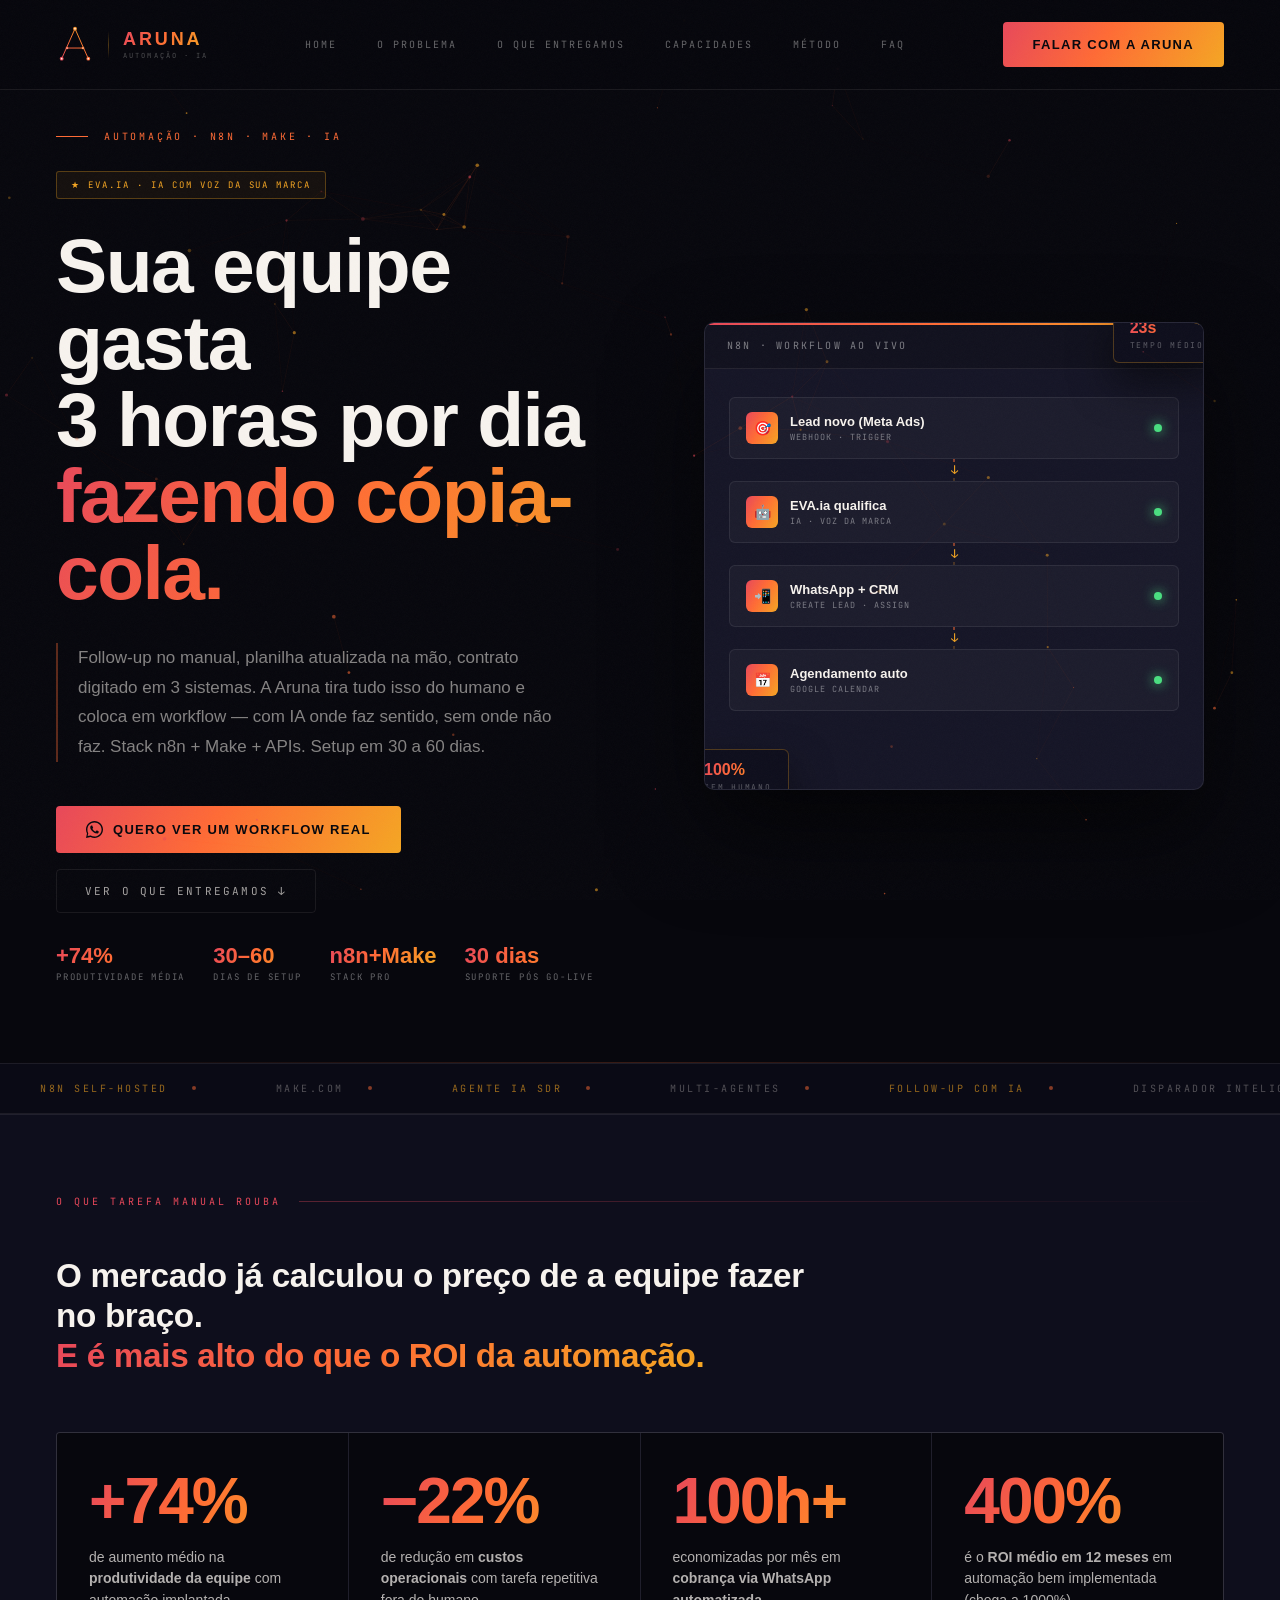
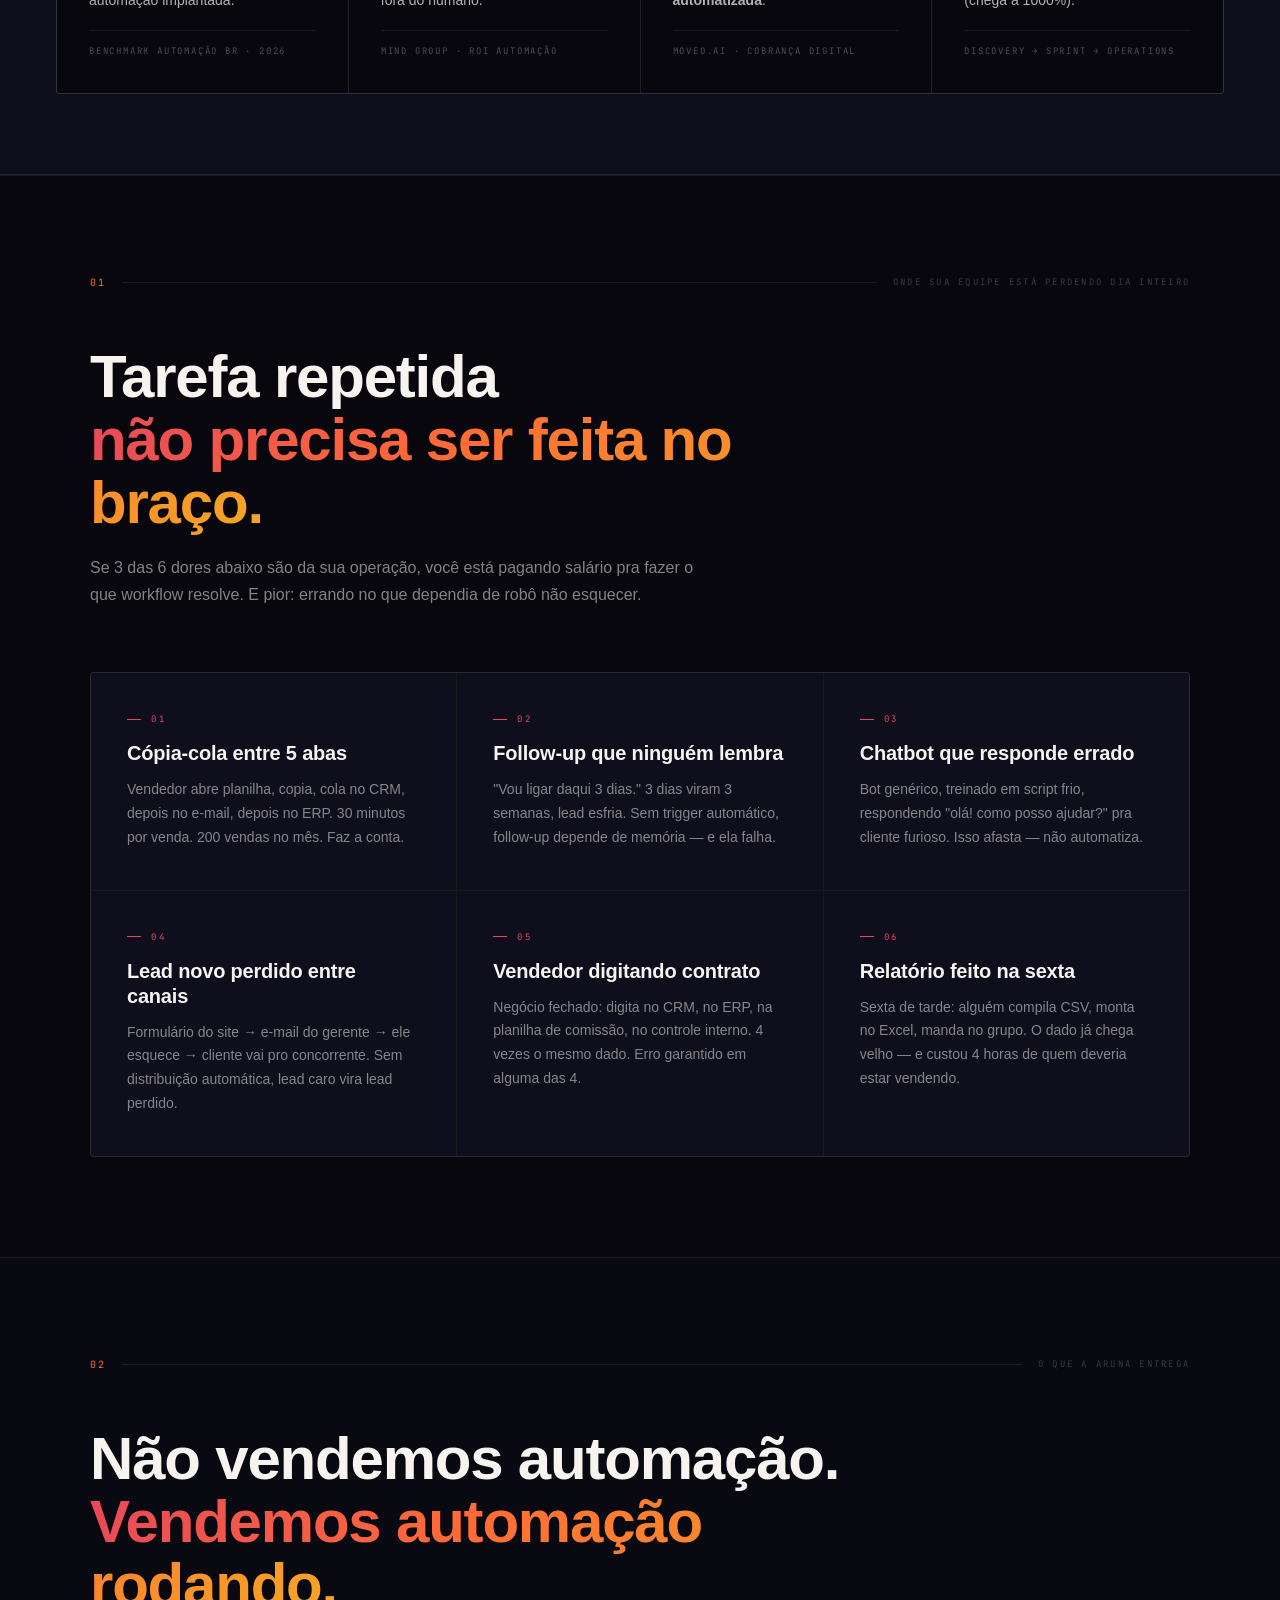
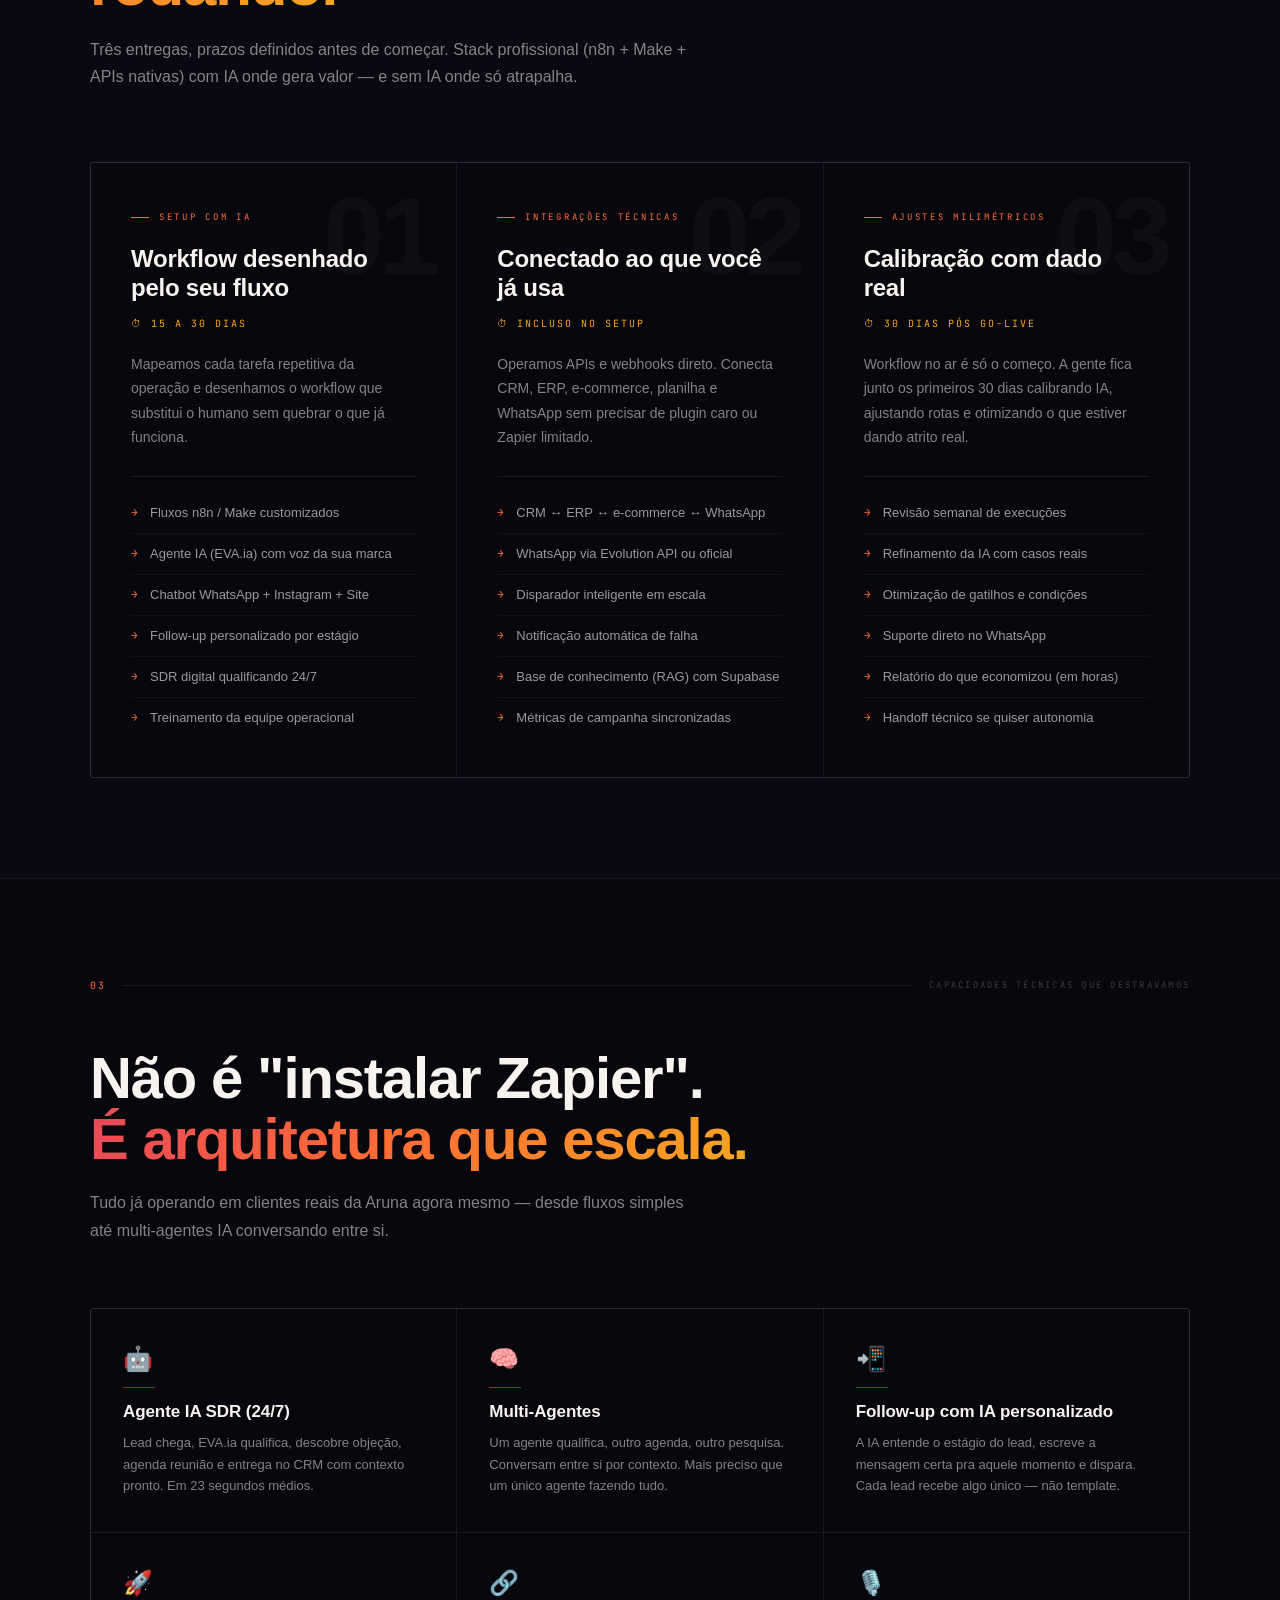
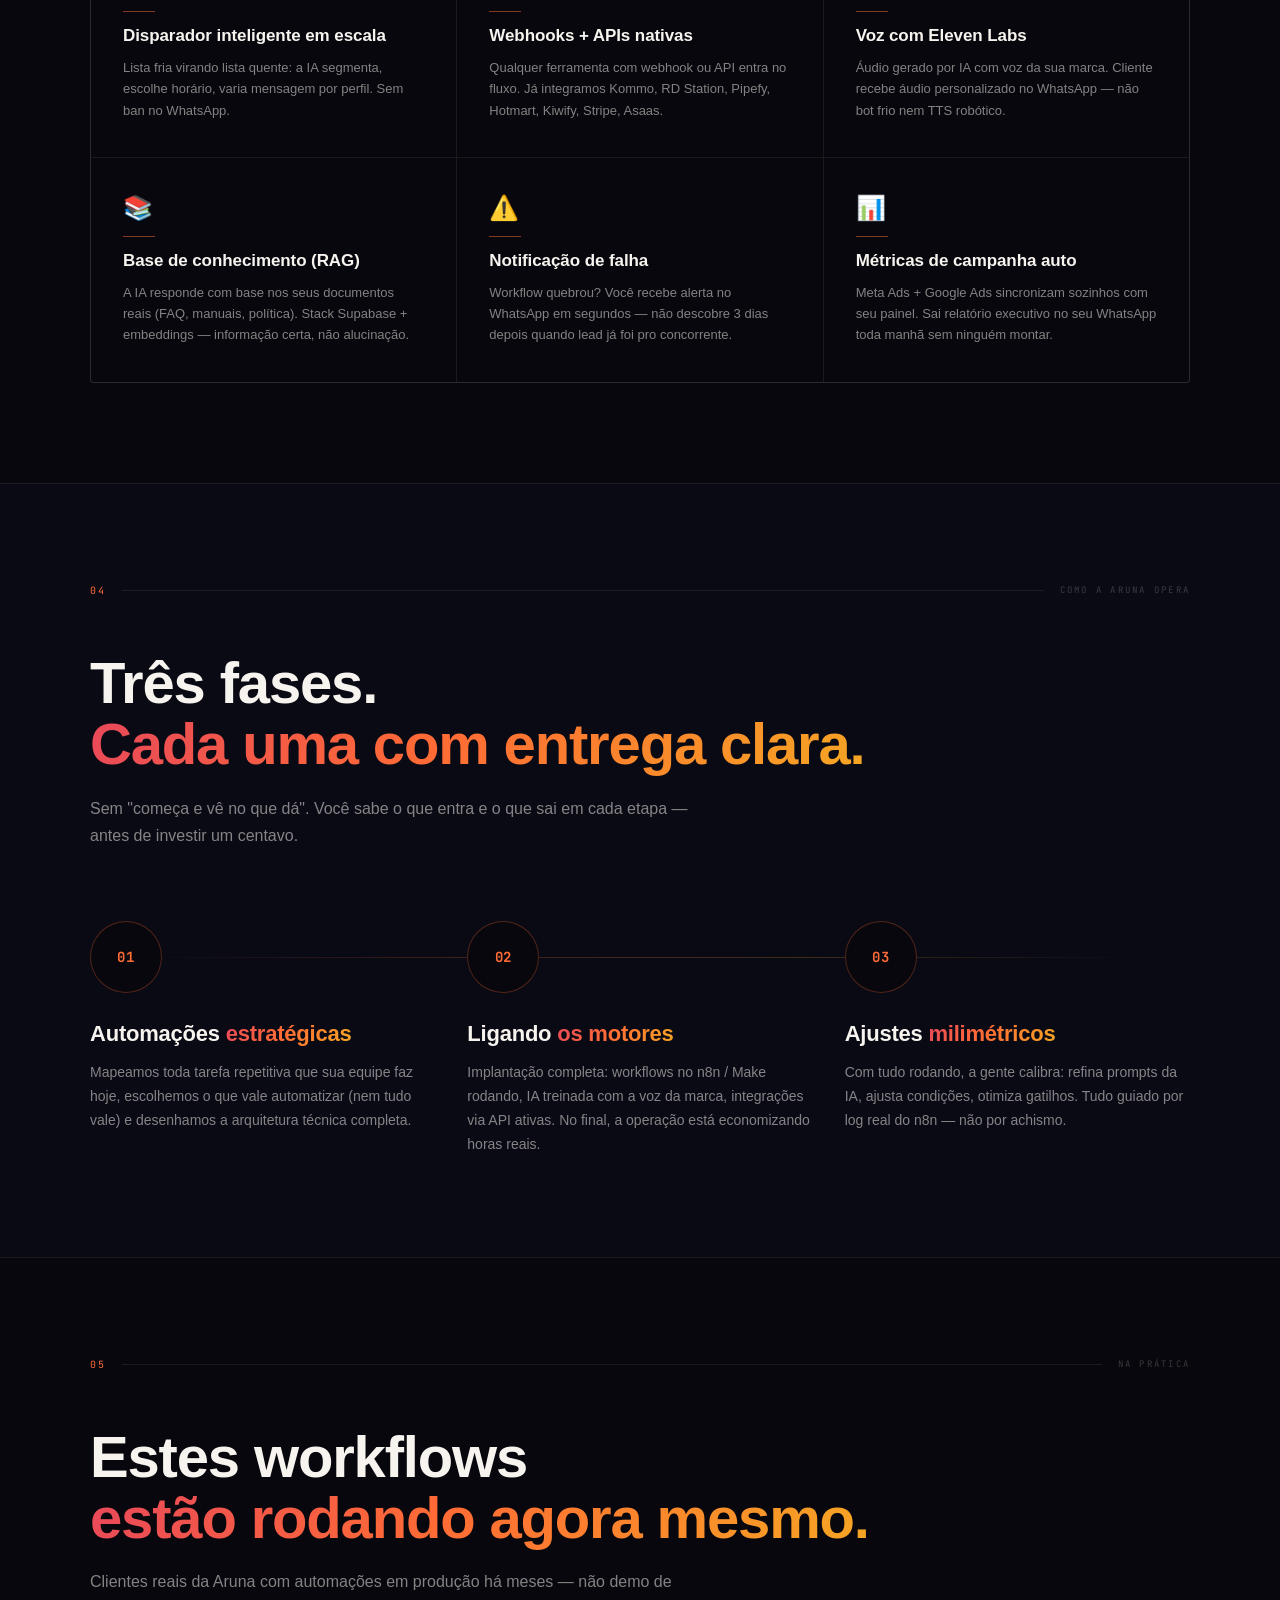
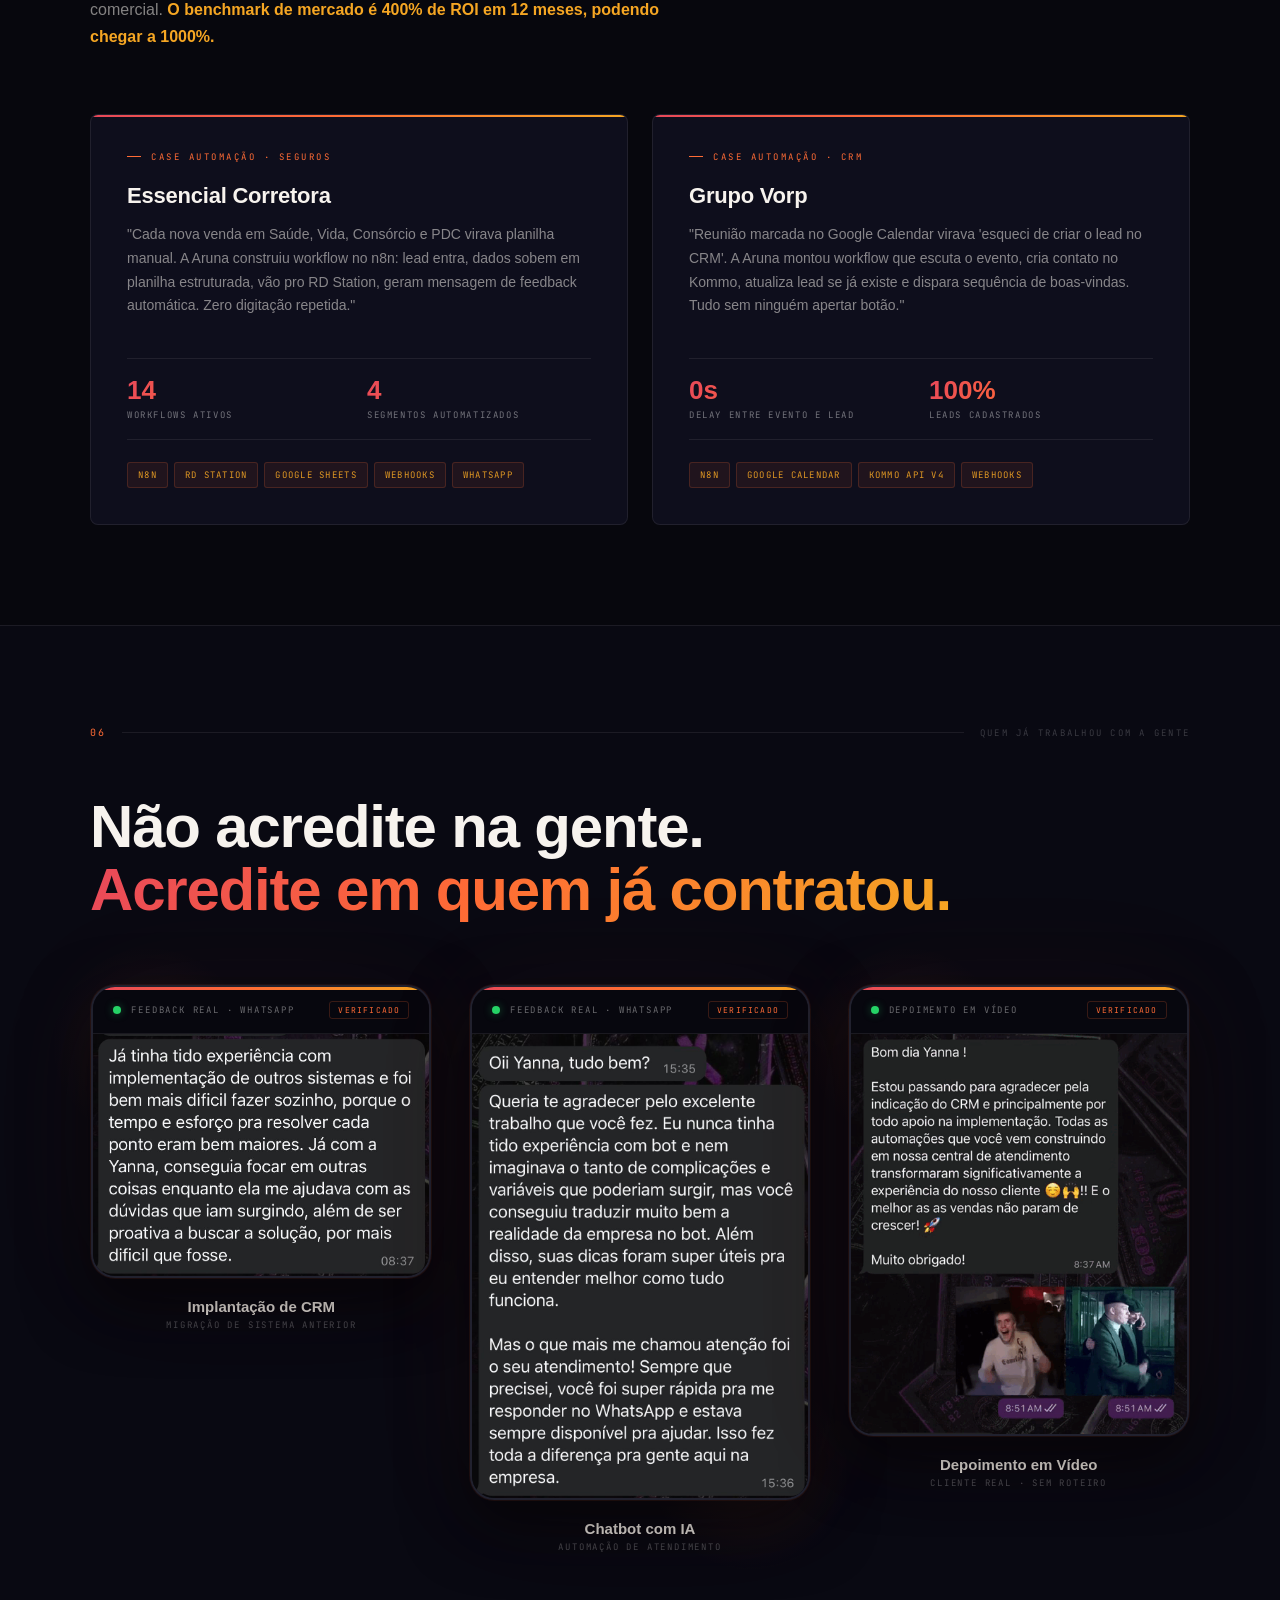
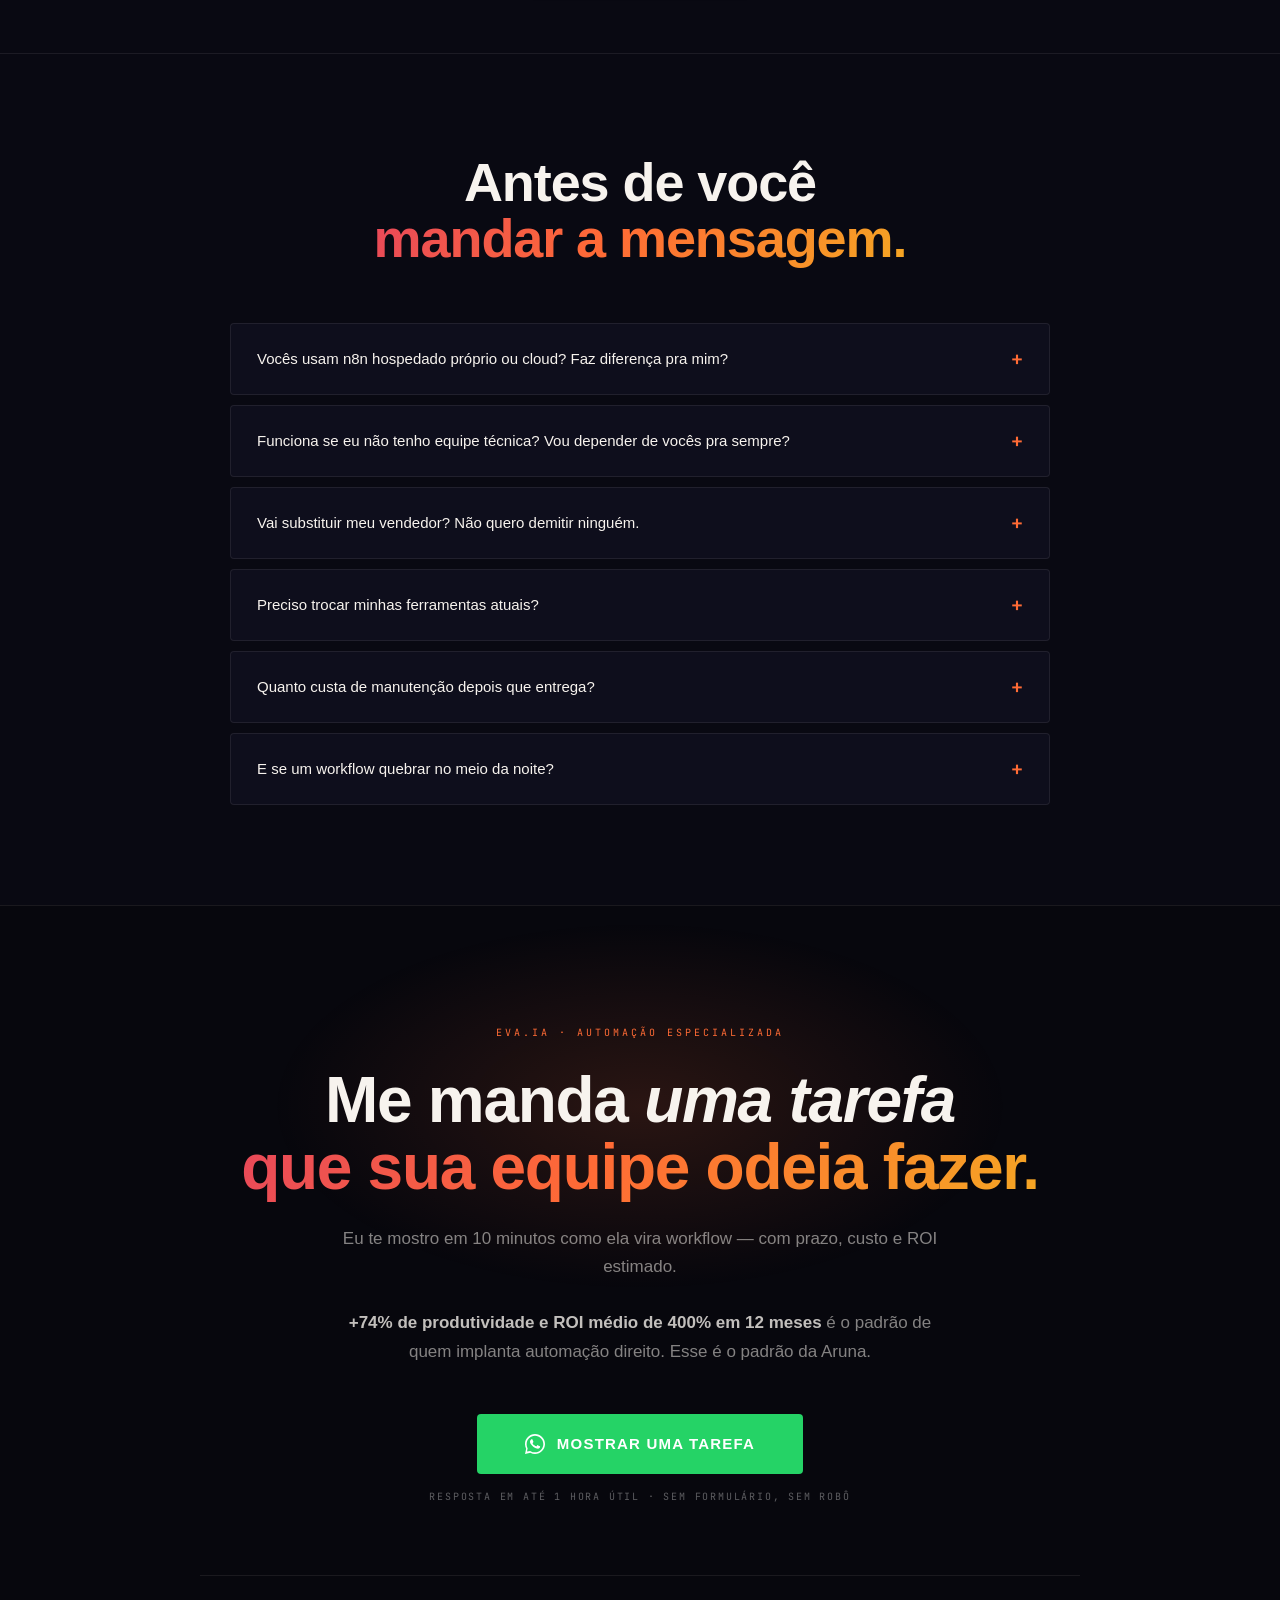
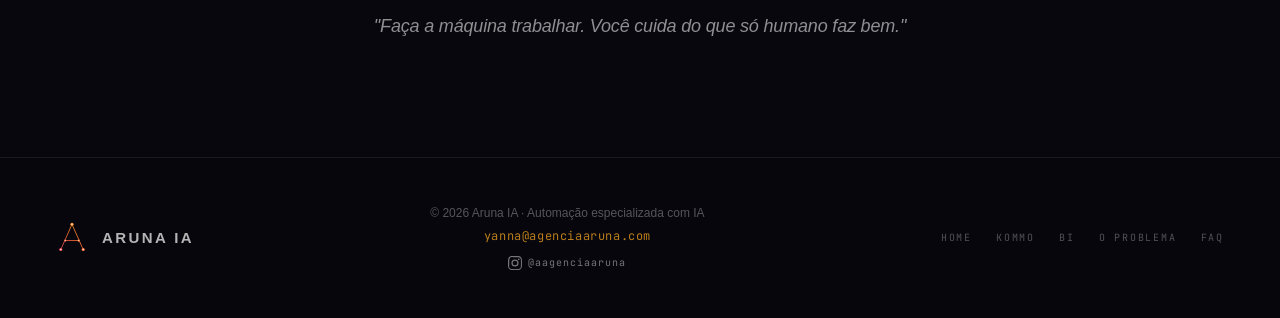
<file: automacao/index_pre-tipografia_2026-05-28.html>
<!DOCTYPE html>
<html lang="pt-BR">
<head>
  <meta charset="UTF-8">
  <!-- Google Tag Manager Aruna, substituir GTM-PLACEHOLDER pelo ID real -->
  <script>(function(w,d,s,l,i){w[l]=w[l]||[];w[l].push({'gtm.start':
  new Date().getTime(),event:'gtm.js'});var f=d.getElementsByTagName(s)[0],
  j=d.createElement(s),dl=l!='dataLayer'?'&l='+l:'';j.async=true;j.src=
  'https://www.googletagmanager.com/gtm.js?id='+i+dl;f.parentNode.insertBefore(j,f);
  })(window,document,'script','dataLayer','GTM-PLACEHOLDER');</script>
  <meta name="viewport" content="width=device-width, initial-scale=1.0">
  <title>Automação de Processos pela Aruna — n8n, Make, IA com voz da sua marca</title>
  <meta name="description" content="Aruna automatiza follow-up, atendimento, integração entre sistemas e tarefa repetitiva. Stack n8n + Make + IA. Setup em 30 a 60 dias.">
  <link rel="icon" type="image/svg+xml" href="/favicon.svg">
  <meta property="og:type" content="website">
  <meta property="og:url" content="https://agenciaaruna.com/automacao/">
  <meta property="og:title" content="Automação pela Aruna — n8n, Make e IA com voz da sua marca">
  <meta property="og:description" content="Sua equipe gasta 3 horas por dia em tarefa que um robô faz. A Aruna tira tudo isso do humano e coloca em workflow. ROI médio de 400% em 12 meses.">
  <meta property="og:image" content="https://agenciaaruna.com/dashboard-comercial.png">
  <meta property="og:site_name" content="Agência Aruna">
  <meta property="og:locale" content="pt_BR">
  <meta name="twitter:card" content="summary_large_image">
  <!-- Meta Pixel Code -->
  <script>
    !function(f,b,e,v,n,t,s)
    {if(f.fbq)return;n=f.fbq=function(){n.callMethod?
    n.callMethod.apply(n,arguments):n.queue.push(arguments)};
    if(!f._fbq)f._fbq=n;n.push=n;n.loaded=!0;n.version='2.0';
    n.queue=[];t=b.createElement(e);t.async=!0;
    t.src=v;s=b.getElementsByTagName(e)[0];
    s.parentNode.insertBefore(t,s)}(window, document,'script',
    'https://connect.facebook.net/en_US/fbevents.js');
    fbq('init', '805389752641637');
    fbq('track', 'PageView');
  </script>
  <!-- End Meta Pixel Code -->
  <link rel="preconnect" href="https://fonts.googleapis.com">
  <link rel="preconnect" href="https://api.fontshare.com">
  <link href="https://api.fontshare.com/v2/css?f[]=cabinet-grotesk@300,400,500,700,800&display=swap" rel="stylesheet">
  <link href="https://fonts.googleapis.com/css2?family=JetBrains+Mono:wght@400;500;700&display=swap" rel="stylesheet">
  <style>
    *, *::before, *::after { margin: 0; padding: 0; box-sizing: border-box; }
    :root {
      --coral:   #E8485A; --orange:  #FF6B35; --amber:   #F5A623;
      --dark:    #07070D; --dark-2:  #0E0E1C; --dark-3:  #151526;
      --light:   #F7F3EE; --muted:   rgba(247,243,238,0.52);
      --faint:   rgba(247,243,238,0.16); --rule: rgba(247,243,238,0.08);
      --grad:    linear-gradient(120deg, var(--coral) 0%, var(--orange) 45%, var(--amber) 100%);
    }
    html { scroll-behavior: smooth; }
    body { background: var(--dark); color: var(--light); font-family: 'Cabinet Grotesk', sans-serif; overflow-x: hidden; }
    body::after {
      content: ''; position: fixed; inset: 0; z-index: 9999; pointer-events: none; opacity: 0.028;
      background-image: url("data:image/svg+xml,%3Csvg viewBox='0 0 512 512' xmlns='http://www.w3.org/2000/svg'%3E%3Cfilter id='n'%3E%3CfeTurbulence type='fractalNoise' baseFrequency='0.9' numOctaves='4' stitchTiles='stitch'/%3E%3C/filter%3E%3Crect width='100%25' height='100%25' filter='url(%23n)'/%3E%3C/svg%3E");
      background-size: 180px 180px;
    }
    .grad-text { background: var(--grad); -webkit-background-clip: text; -webkit-text-fill-color: transparent; background-clip: text; }

    .btn-primary { display: inline-flex; align-items: center; gap: 10px; padding: 15px 30px; background: var(--grad); color: var(--dark); font-family: 'Cabinet Grotesk', sans-serif; font-weight: 700; font-size: 13px; letter-spacing: 0.1em; text-transform: uppercase; border: none; border-radius: 4px; cursor: pointer; text-decoration: none; transition: opacity .2s, transform .2s, box-shadow .2s; }
    .btn-primary:hover { opacity: .88; transform: translateY(-2px); box-shadow: 0 16px 40px rgba(255,107,53,.3); }
    .btn-ghost { display: inline-flex; align-items: center; gap: 8px; padding: 14px 28px; background: transparent; color: rgba(247,243,238,.65); font-family: 'JetBrains Mono', monospace; font-weight: 400; font-size: 11px; letter-spacing: 0.2em; text-transform: uppercase; border: 1px solid var(--rule); border-radius: 4px; cursor: pointer; text-decoration: none; transition: border-color .2s, color .2s; }
    .btn-ghost:hover { border-color: rgba(255,107,53,.4); color: var(--light); }
    .btn-whatsapp { display: inline-flex; align-items: center; gap: 12px; padding: 20px 48px; background: #25D366; color: #fff; font-family: 'Cabinet Grotesk', sans-serif; font-weight: 700; font-size: 15px; letter-spacing: 0.08em; text-transform: uppercase; border: none; border-radius: 4px; cursor: pointer; text-decoration: none; transition: opacity .2s, transform .2s, box-shadow .2s; }
    .btn-whatsapp:hover { opacity: .9; transform: translateY(-2px); box-shadow: 0 16px 48px rgba(37,211,102,.3); }
    .btn-whatsapp svg { width: 20px; height: 20px; fill: #fff; flex-shrink: 0; }

    #constellation-canvas { position: fixed; inset: 0; z-index: 50; pointer-events: none; opacity: 1; }

    nav { position: fixed; top: 0; left: 0; right: 0; z-index: 100; padding: 22px 56px; display: flex; align-items: center; justify-content: space-between; backdrop-filter: blur(24px); -webkit-backdrop-filter: blur(24px); background: rgba(7,7,13,.75); border-bottom: 1px solid var(--rule); transition: padding .3s; }
    nav.scrolled { padding: 15px 56px; }
    .nav-logo { display: flex; align-items: center; gap: 14px; text-decoration: none; }
    .nav-logo svg { width: 38px; height: 38px; }
    .nav-divider { width: 1px; height: 28px; background: linear-gradient(180deg, transparent, rgba(245,166,35,.3), transparent); }
    .nav-wordmark { display: flex; flex-direction: column; gap: 3px; }
    .nav-name { font-weight: 700; font-size: 18px; letter-spacing: .16em; line-height: 1; background: var(--grad); -webkit-background-clip: text; -webkit-text-fill-color: transparent; background-clip: text; }
    .nav-tag { font-family: 'JetBrains Mono', monospace; font-size: 7px; letter-spacing: .3em; color: rgba(255,255,255,.28); text-transform: uppercase; }
    .nav-links { display: flex; align-items: center; gap: 40px; }
    .nav-links a { font-family: 'JetBrains Mono', monospace; font-size: 10px; letter-spacing: .2em; text-transform: uppercase; color: rgba(255,255,255,.38); text-decoration: none; transition: color .2s; }
    .nav-links a:hover, .nav-links a.active { color: var(--amber); }

    .hero { position: relative; z-index: 1; min-height: 100vh; display: grid; grid-template-columns: 1fr 540px; gap: 0; align-items: center; padding: 130px 56px 80px; overflow: hidden; }
    .hero::before { content: ''; position: absolute; bottom: 0; left: 0; right: 0; height: 1px; background: linear-gradient(90deg, transparent, rgba(255,107,53,.2), transparent); }
    .hero-left { padding-right: 48px; display: flex; flex-direction: column; gap: 0; }
    .hero-kicker { display: flex; align-items: center; gap: 16px; margin-bottom: 28px; animation: fadeUp .7s both; }
    .hero-kicker-line { width: 32px; height: 1px; background: var(--orange); }
    .hero-kicker-text { font-family: 'JetBrains Mono', monospace; font-size: 10px; letter-spacing: .28em; text-transform: uppercase; color: var(--orange); }
    .hero-partner-tag { display: inline-flex; align-items: center; gap: 10px; padding: 7px 14px; border: 1px solid rgba(245,166,35,.3); border-radius: 3px; background: rgba(245,166,35,.06); font-family: 'JetBrains Mono', monospace; font-size: 9px; letter-spacing: .22em; text-transform: uppercase; color: var(--amber); margin-bottom: 28px; width: max-content; animation: fadeUp .7s .05s both; }
    .hero-title { font-size: clamp(46px, 6vw, 80px); font-weight: 700; line-height: 1.0; letter-spacing: -0.02em; margin-bottom: 32px; animation: fadeUp .7s .12s both; }
    .hero-title em { font-style: normal; display: block; background: var(--grad); -webkit-background-clip: text; -webkit-text-fill-color: transparent; background-clip: text; }
    .hero-sub { font-size: 17px; font-weight: 400; line-height: 1.75; color: var(--muted); max-width: 520px; margin-bottom: 44px; border-left: 2px solid rgba(255,107,53,.35); padding-left: 20px; animation: fadeUp .7s .24s both; }
    .hero-cta { display: flex; align-items: center; gap: 16px; flex-wrap: wrap; animation: fadeUp .7s .36s both; }
    .hero-trust { margin-top: 32px; display: flex; gap: 28px; flex-wrap: wrap; animation: fadeUp .7s .48s both; }
    .hero-trust-item { display: flex; flex-direction: column; gap: 4px; }
    .hero-trust-val { font-size: 22px; font-weight: 700; line-height: 1; background: var(--grad); -webkit-background-clip: text; -webkit-text-fill-color: transparent; background-clip: text; }
    .hero-trust-lab { font-family: 'JetBrains Mono', monospace; font-size: 9px; letter-spacing: .2em; text-transform: uppercase; color: rgba(255,255,255,.38); }

    .hero-right { position: relative; display: flex; align-items: center; justify-content: center; animation: fadeIn 1.2s .5s both; }
    /* WORKFLOW MOCK */
    .wf-mock { width: 100%; max-width: 500px; border-radius: 10px; background: var(--dark-3); border: 1px solid rgba(255,255,255,.08); box-shadow: 0 40px 90px rgba(0,0,0,.6); overflow: hidden; position: relative; }
    .wf-mock::before { content: ''; position: absolute; top: 0; left: 0; right: 0; height: 2px; background: var(--grad); }
    .wf-mock-header { display: flex; align-items: center; justify-content: space-between; padding: 16px 22px; border-bottom: 1px solid var(--rule); background: rgba(0,0,0,.2); }
    .wf-mock-title { font-family: 'JetBrains Mono', monospace; font-size: 10px; letter-spacing: .22em; color: rgba(255,255,255,.45); text-transform: uppercase; }
    .wf-mock-dots { display: flex; gap: 5px; }
    .wf-mock-dot { width: 7px; height: 7px; border-radius: 50%; }
    .wf-mock-dot:nth-child(1) { background: var(--coral); }
    .wf-mock-dot:nth-child(2) { background: var(--amber); }
    .wf-mock-dot:nth-child(3) { background: rgba(255,255,255,.15); }
    .wf-canvas { padding: 28px 24px; min-height: 420px; }
    .wf-node { display: flex; align-items: center; gap: 12px; padding: 14px 16px; background: rgba(255,255,255,.03); border: 1px solid rgba(255,255,255,.08); border-radius: 6px; position: relative; transition: background .3s, border-color .3s; }
    .wf-node:hover { background: rgba(255,107,53,.05); border-color: rgba(255,107,53,.25); }
    .wf-node-icon { width: 32px; height: 32px; border-radius: 6px; background: var(--grad); display: flex; align-items: center; justify-content: center; font-size: 14px; flex-shrink: 0; }
    .wf-node-text { flex: 1; }
    .wf-node-name { font-size: 13px; font-weight: 700; color: var(--light); margin-bottom: 2px; }
    .wf-node-desc { font-family: 'JetBrains Mono', monospace; font-size: 8.5px; letter-spacing: .12em; color: rgba(255,255,255,.42); text-transform: uppercase; }
    .wf-pulse { width: 8px; height: 8px; border-radius: 50%; background: #4ADE80; box-shadow: 0 0 12px #4ADE80; animation: pulse 1.6s ease-in-out infinite; }
    @keyframes pulse { 0%, 100% { opacity: 1; } 50% { opacity: .35; } }
    .wf-connector { width: 2px; height: 22px; background: linear-gradient(180deg, rgba(255,107,53,.5), rgba(245,166,35,.2)); margin: 0 auto; position: relative; }
    .wf-connector::after { content: '↓'; position: absolute; top: 50%; left: 50%; transform: translate(-50%,-50%); color: var(--amber); font-size: 12px; background: var(--dark-3); padding: 0 4px; font-family: 'JetBrains Mono', monospace; }
    .wf-float-badge { position: absolute; padding: 12px 16px; background: var(--dark-2); border: 1px solid rgba(245,166,35,.28); border-radius: 6px; box-shadow: 0 20px 40px rgba(0,0,0,.5); }
    .wf-float-badge .fb-val { font-size: 16px; font-weight: 700; line-height: 1; background: var(--grad); -webkit-background-clip: text; -webkit-text-fill-color: transparent; background-clip: text; }
    .wf-float-badge .fb-lab { font-family: 'JetBrains Mono', monospace; font-size: 8px; letter-spacing: .22em; color: rgba(255,255,255,.32); text-transform: uppercase; margin-top: 4px; }
    .wf-badge-1 { top: -16px; right: -18px; }
    .wf-badge-2 { bottom: -16px; left: -18px; }

    .marquee-strip { position: relative; z-index: 1; border-top: 1px solid var(--rule); border-bottom: 1px solid var(--rule); padding: 18px 0; overflow: hidden; background: rgba(14,14,28,.6); }
    .marquee-track { display: flex; gap: 0; animation: marqueeScroll 32s linear infinite; width: max-content; }
    .marquee-track:hover { animation-play-state: paused; }
    @keyframes marqueeScroll { 0% { transform: translateX(0); } 100% { transform: translateX(-50%); } }
    .marquee-item { display: flex; align-items: center; gap: 24px; padding: 0 40px; font-family: 'JetBrains Mono', monospace; font-size: 10px; letter-spacing: .25em; text-transform: uppercase; color: rgba(247,243,238,.3); white-space: nowrap; }
    .marquee-dot { width: 4px; height: 4px; border-radius: 50%; background: var(--orange); opacity: .5; flex-shrink: 0; }
    .marquee-item.hi { color: rgba(245,166,35,.6); }

    .stats-belt { padding: 80px 56px; background: var(--dark-2); border-top: 1px solid var(--rule); border-bottom: 1px solid var(--rule); position: relative; z-index: 2; }
    .stats-belt-inner { max-width: 1200px; margin: 0 auto; }
    .stats-belt-head { display: flex; align-items: center; gap: 18px; margin-bottom: 48px; }
    .stats-belt-eyebrow { font-family: 'JetBrains Mono', monospace; font-size: 10px; letter-spacing: .3em; color: var(--coral); text-transform: uppercase; }
    .stats-belt-rule { flex: 1; height: 1px; background: linear-gradient(90deg, rgba(232,72,90,.35), transparent); }
    .stats-belt-title { font-size: clamp(24px, 2.6vw, 34px); font-weight: 700; letter-spacing: -.01em; line-height: 1.2; margin-bottom: 56px; max-width: 780px; }
    .stats-belt-title em { font-style: normal; background: var(--grad); -webkit-background-clip: text; -webkit-text-fill-color: transparent; background-clip: text; }
    .stats-belt-grid { display: grid; grid-template-columns: repeat(4, 1fr); gap: 1px; border: 1px solid var(--rule); border-radius: 4px; overflow: hidden; background: var(--rule); }
    .stat-card { background: var(--dark); padding: 36px 32px; transition: background .3s; position: relative; overflow: hidden; }
    .stat-card::before { content: ''; position: absolute; bottom: 0; left: 0; right: 0; height: 2px; background: var(--grad); transform: scaleX(0); transform-origin: left; transition: transform .4s; }
    .stat-card:hover::before { transform: scaleX(1); }
    .stat-num { font-size: clamp(44px, 5vw, 68px); font-weight: 700; line-height: 1; letter-spacing: -.03em; margin-bottom: 14px; background: var(--grad); -webkit-background-clip: text; -webkit-text-fill-color: transparent; background-clip: text; }
    .stat-desc { font-size: 14px; color: rgba(247,243,238,.72); line-height: 1.55; margin-bottom: 18px; font-weight: 400; }
    .stat-source { font-family: 'JetBrains Mono', monospace; font-size: 9px; letter-spacing: .2em; color: rgba(255,255,255,.28); text-transform: uppercase; padding-top: 14px; border-top: 1px solid var(--rule); }

    section { position: relative; z-index: 2; }
    .section-label { display: flex; align-items: center; gap: 16px; margin-bottom: 56px; }
    .section-label-num { font-family: 'JetBrains Mono', monospace; font-size: 10px; letter-spacing: .2em; color: var(--orange); text-transform: uppercase; }
    .section-label-rule { flex: 1; height: 1px; background: var(--rule); }
    .section-label-tag { font-family: 'JetBrains Mono', monospace; font-size: 9px; letter-spacing: .25em; color: rgba(255,255,255,.2); text-transform: uppercase; }

    .problema { padding: 100px 56px; border-top: 1px solid var(--rule); }
    .problema-inner { max-width: 1100px; margin: 0 auto; }
    .problema-head { margin-bottom: 64px; max-width: 780px; }
    .problema-title { font-size: clamp(36px, 5vw, 60px); font-weight: 700; line-height: 1.05; letter-spacing: -0.02em; }
    .problema-sub { margin-top: 20px; font-size: 16px; color: var(--muted); max-width: 620px; line-height: 1.7; }
    .problema-grid { display: grid; grid-template-columns: repeat(3, 1fr); gap: 1px; border: 1px solid var(--rule); border-radius: 4px; overflow: hidden; background: var(--rule); }
    .problema-card { background: var(--dark-2); padding: 40px 36px; position: relative; overflow: hidden; transition: background .3s; }
    .problema-card:hover { background: rgba(21,21,38,.95); }
    .problema-card-num { font-family: 'JetBrains Mono', monospace; font-size: 9px; letter-spacing: .28em; color: var(--coral); text-transform: uppercase; margin-bottom: 16px; display: flex; align-items: center; gap: 10px; }
    .problema-card-num::before { content: ''; display: block; width: 14px; height: 1px; background: var(--coral); }
    .problema-card-title { font-size: 20px; font-weight: 700; line-height: 1.25; margin-bottom: 12px; letter-spacing: -.01em; }
    .problema-card-desc { font-size: 14px; color: var(--muted); line-height: 1.7; }

    .solucao { padding: 100px 56px; border-top: 1px solid var(--rule); background: rgba(14,14,28,.4); }
    .solucao-inner { max-width: 1100px; margin: 0 auto; }
    .solucao-head { margin-bottom: 72px; max-width: 780px; }
    .solucao-title { font-size: clamp(36px, 5vw, 60px); font-weight: 700; line-height: 1.05; letter-spacing: -0.02em; }
    .solucao-sub { margin-top: 20px; font-size: 16px; color: var(--muted); max-width: 620px; line-height: 1.7; }
    .solucao-grid { display: grid; grid-template-columns: repeat(3, 1fr); gap: 1px; border: 1px solid var(--rule); border-radius: 4px; overflow: hidden; background: var(--rule); }
    .sol-card { background: var(--dark); padding: 48px 40px; position: relative; overflow: hidden; transition: background .3s; }
    .sol-card::before { content: ''; position: absolute; top: 0; left: 0; right: 0; height: 2px; background: var(--grad); transform: scaleX(0); transform-origin: left; transition: transform .4s; }
    .sol-card:hover::before { transform: scaleX(1); }
    .sol-big-num { font-family: 'Cabinet Grotesk', sans-serif; font-size: 110px; font-weight: 700; line-height: 1; color: rgba(255,255,255,.03); position: absolute; top: 18px; right: 22px; letter-spacing: -.05em; pointer-events: none; user-select: none; }
    .sol-label { font-family: 'JetBrains Mono', monospace; font-size: 9px; letter-spacing: .3em; text-transform: uppercase; color: var(--orange); margin-bottom: 22px; display: flex; align-items: center; gap: 10px; }
    .sol-label::before { content: ''; display: block; width: 18px; height: 1px; background: var(--orange); }
    .sol-title { font-size: 24px; font-weight: 700; letter-spacing: -.01em; line-height: 1.2; margin-bottom: 14px; }
    .sol-prazo { font-family: 'JetBrains Mono', monospace; font-size: 10px; letter-spacing: .2em; color: var(--amber); margin-bottom: 22px; text-transform: uppercase; }
    .sol-desc { font-size: 14px; color: var(--muted); line-height: 1.75; margin-bottom: 26px; border-bottom: 1px solid var(--rule); padding-bottom: 26px; }
    .sol-items { list-style: none; display: flex; flex-direction: column; gap: 10px; }
    .sol-items li { display: flex; align-items: flex-start; gap: 12px; font-size: 13px; color: rgba(247,243,238,.62); line-height: 1.55; padding-bottom: 10px; border-bottom: 1px solid rgba(255,255,255,.04); }
    .sol-items li:last-child { border-bottom: none; padding-bottom: 0; }
    .sol-items li .arrow { color: var(--orange); flex-shrink: 0; font-size: 11px; margin-top: 1px; font-family: 'JetBrains Mono', monospace; }

    .features { padding: 100px 56px; border-top: 1px solid var(--rule); }
    .features-inner { max-width: 1100px; margin: 0 auto; }
    .features-head { margin-bottom: 64px; max-width: 780px; }
    .features-title { font-size: clamp(36px, 5vw, 58px); font-weight: 700; line-height: 1.05; letter-spacing: -0.02em; }
    .features-sub { margin-top: 20px; font-size: 16px; color: var(--muted); max-width: 620px; line-height: 1.7; }
    .features-grid { display: grid; grid-template-columns: repeat(3, 1fr); gap: 1px; border: 1px solid var(--rule); border-radius: 4px; overflow: hidden; background: var(--rule); }
    .feat-card { background: var(--dark); padding: 36px 32px; position: relative; transition: background .3s; }
    .feat-card:hover { background: rgba(14,14,28,.98); }
    .feat-icon { font-size: 24px; margin-bottom: 14px; display: block; }
    .feat-rule { width: 32px; height: 1px; background: var(--orange); margin-bottom: 14px; opacity: .5; }
    .feat-title { font-size: 17px; font-weight: 700; letter-spacing: -.005em; margin-bottom: 10px; line-height: 1.2; }
    .feat-desc { font-size: 13px; color: var(--muted); line-height: 1.65; }

    .metodo { padding: 100px 56px; border-top: 1px solid var(--rule); background: rgba(14,14,28,.6); }
    .metodo-inner { max-width: 1100px; margin: 0 auto; }
    .metodo-head { margin-bottom: 72px; max-width: 780px; }
    .metodo-title { font-size: clamp(36px, 5vw, 58px); font-weight: 700; line-height: 1.05; letter-spacing: -0.02em; }
    .metodo-sub { margin-top: 20px; font-size: 16px; color: var(--muted); max-width: 620px; line-height: 1.7; }
    .metodo-steps { display: grid; grid-template-columns: repeat(3, 1fr); gap: 32px; position: relative; }
    .metodo-steps::before { content: ''; position: absolute; top: 36px; left: 5%; right: 5%; height: 1px; background: linear-gradient(90deg, transparent, rgba(255,107,53,.22), rgba(245,166,35,.22), transparent); }
    .met-step { position: relative; padding-top: 0; }
    .met-step-num { display: flex; align-items: center; justify-content: center; width: 72px; height: 72px; border-radius: 50%; background: var(--dark); border: 1px solid rgba(255,107,53,.3); font-family: 'JetBrains Mono', monospace; font-size: 14px; font-weight: 700; color: var(--orange); letter-spacing: .05em; margin-bottom: 28px; position: relative; z-index: 2; }
    .met-step-title { font-size: 22px; font-weight: 700; line-height: 1.2; margin-bottom: 14px; letter-spacing: -.01em; }
    .met-step-title em { font-style: normal; background: var(--grad); -webkit-background-clip: text; -webkit-text-fill-color: transparent; background-clip: text; }
    .met-step-desc { font-size: 14px; color: var(--muted); line-height: 1.7; }

    .prova { padding: 100px 56px; border-top: 1px solid var(--rule); }
    .prova-inner { max-width: 1100px; margin: 0 auto; }
    .prova-head { margin-bottom: 64px; max-width: 780px; }
    .prova-title { font-size: clamp(36px, 5vw, 58px); font-weight: 700; line-height: 1.05; letter-spacing: -0.02em; }
    .prova-sub { margin-top: 20px; font-size: 16px; color: var(--muted); max-width: 620px; line-height: 1.7; }
    .prova-case-grid { display: grid; grid-template-columns: 1fr 1fr; gap: 24px; }
    .prova-case { display: flex; flex-direction: column; padding: 36px; background: var(--dark-2); border: 1px solid var(--rule); border-radius: 8px; position: relative; overflow: hidden; }
    .prova-case::before { content: ''; position: absolute; top: 0; left: 0; right: 0; height: 2px; background: var(--grad); }
    .case-tag { font-family: 'JetBrains Mono', monospace; font-size: 9px; letter-spacing: .28em; color: var(--orange); text-transform: uppercase; margin-bottom: 20px; display: flex; align-items: center; gap: 10px; }
    .case-tag::before { content: ''; display: block; width: 14px; height: 1px; background: var(--orange); }
    .case-cliente { font-size: 22px; font-weight: 700; margin-bottom: 14px; letter-spacing: -.01em; }
    .case-quote { font-size: 14px; color: var(--muted); line-height: 1.7; margin-bottom: 22px; }
    .case-stack { display: flex; flex-wrap: wrap; gap: 6px; margin-top: auto; }
    .case-stack span { font-family: 'JetBrains Mono', monospace; font-size: 9px; letter-spacing: .14em; padding: 6px 10px; background: rgba(255,107,53,.08); border: 1px solid rgba(255,107,53,.18); color: rgba(245,166,35,.9); border-radius: 3px; text-transform: uppercase; }
    .case-stats { display: grid; grid-template-columns: repeat(2, 1fr); gap: 16px; margin: 18px 0 22px; padding: 18px 0; border-top: 1px solid var(--rule); border-bottom: 1px solid var(--rule); }
    .case-stat-val { font-size: 26px; font-weight: 700; background: var(--grad); -webkit-background-clip: text; -webkit-text-fill-color: transparent; background-clip: text; line-height: 1; }
    .case-stat-lab { font-family: 'JetBrains Mono', monospace; font-size: 9px; letter-spacing: .18em; color: rgba(255,255,255,.42); text-transform: uppercase; margin-top: 6px; }

    .faq { padding: 100px 56px; border-top: 1px solid var(--rule); background: rgba(14,14,28,.4); }
    .faq-inner { max-width: 820px; margin: 0 auto; }
    .faq-head { margin-bottom: 56px; text-align: center; }
    .faq-title { font-size: clamp(36px, 5vw, 54px); font-weight: 700; line-height: 1.05; letter-spacing: -0.02em; }
    .faq-list { display: flex; flex-direction: column; gap: 10px; }
    .faq-item { border: 1px solid var(--rule); border-radius: 4px; overflow: hidden; background: var(--dark-2); transition: border-color .2s; }
    .faq-item.open { border-color: rgba(255,107,53,.28); }
    .faq-question { width: 100%; display: flex; align-items: center; justify-content: space-between; padding: 22px 26px; background: transparent; border: none; font-family: 'Cabinet Grotesk', sans-serif; font-size: 15px; font-weight: 500; color: var(--light); text-align: left; cursor: pointer; }
    .faq-arrow { color: var(--orange); font-size: 20px; transition: transform .3s; font-family: 'JetBrains Mono', monospace; }
    .faq-item.open .faq-arrow { transform: rotate(45deg); }
    .faq-answer { max-height: 0; overflow: hidden; transition: max-height .4s; }
    .faq-item.open .faq-answer { max-height: 500px; }
    .faq-answer-inner { padding: 0 26px 22px; font-size: 14px; color: var(--muted); line-height: 1.75; }

    .cta-section { padding: 120px 56px; border-top: 1px solid var(--rule); position: relative; overflow: hidden; text-align: center; }
    .cta-glow { position: absolute; top: 0; left: 50%; transform: translateX(-50%); width: 800px; height: 400px; background: radial-gradient(ellipse, rgba(255,107,53,.14), transparent 65%); pointer-events: none; }
    .cta-inner { max-width: 880px; margin: 0 auto; position: relative; }
    .cta-eyebrow { font-family: 'JetBrains Mono', monospace; font-size: 10px; letter-spacing: .3em; color: var(--orange); text-transform: uppercase; margin-bottom: 28px; }
    .cta-title { font-size: clamp(38px, 5vw, 66px); font-weight: 700; line-height: 1.05; letter-spacing: -0.02em; margin-bottom: 24px; }
    .cta-sub { font-size: 17px; color: var(--muted); line-height: 1.65; max-width: 620px; margin: 0 auto 48px; }
    .cta-action-note { margin-top: 16px; font-family: 'JetBrains Mono', monospace; font-size: 10px; letter-spacing: .18em; color: rgba(255,255,255,.35); text-transform: uppercase; }
    .cta-signature { margin-top: 72px; padding-top: 40px; border-top: 1px solid var(--rule); font-family: 'Cabinet Grotesk', sans-serif; font-weight: 300; font-style: italic; font-size: 18px; color: rgba(255,255,255,.55); letter-spacing: -.01em; }

    footer { border-top: 1px solid var(--rule); padding: 48px 56px; display: flex; align-items: center; justify-content: space-between; flex-wrap: wrap; gap: 24px; background: rgba(7,7,13,.6); position: relative; z-index: 2; }
    .footer-left { display: flex; align-items: center; gap: 14px; text-decoration: none; }
    .footer-left svg { width: 32px; height: 32px; }
    .footer-name { font-weight: 700; font-size: 15px; letter-spacing: .16em; color: rgba(255,255,255,.7); }
    .footer-center { display: flex; flex-direction: column; gap: 8px; align-items: center; font-size: 12px; }
    .footer-copy { color: rgba(255,255,255,.32); }
    .footer-email { color: rgba(245,166,35,.75); text-decoration: none; font-family: 'JetBrains Mono', monospace; letter-spacing: .05em; }
    .footer-social { display: flex; gap: 16px; margin-top: 4px; }
    .footer-social a { display: flex; align-items: center; gap: 6px; font-family: 'JetBrains Mono', monospace; font-size: 10px; color: rgba(255,255,255,.45); text-decoration: none; letter-spacing: .1em; }
    .footer-social svg { width: 14px; height: 14px; fill: rgba(255,255,255,.45); }
    .footer-links { display: flex; gap: 24px; flex-wrap: wrap; }
    .footer-links a { font-family: 'JetBrains Mono', monospace; font-size: 10px; color: rgba(255,255,255,.3); text-decoration: none; letter-spacing: .18em; text-transform: uppercase; }
    .footer-links a:hover { color: var(--amber); }

    .reveal { opacity: 0; transform: translateY(20px); transition: opacity .7s, transform .7s; }
    .reveal.visible { opacity: 1; transform: translateY(0); }
    .reveal-d1 { transition-delay: .1s; }
    .reveal-d2 { transition-delay: .2s; }
    .reveal-d3 { transition-delay: .3s; }
    .reveal-d4 { transition-delay: .4s; }
    @keyframes fadeUp { from { opacity: 0; transform: translateY(20px); } to { opacity: 1; transform: translateY(0); } }
    @keyframes fadeIn { from { opacity: 0; } to { opacity: 1; } }

    @media (max-width: 960px) {
      .hero { grid-template-columns: 1fr; gap: 48px; padding: 110px 24px 60px; }
      .hero-left { padding-right: 0; }
      .problema, .solucao, .features, .metodo, .prova, .faq, .cta-section, .stats-belt { padding-left: 24px; padding-right: 24px; }
      .problema-grid, .solucao-grid, .features-grid { grid-template-columns: 1fr; }
      .stats-belt-grid { grid-template-columns: repeat(2, 1fr); }
      .metodo-steps { grid-template-columns: 1fr; gap: 48px; }
      .metodo-steps::before { display: none; }
      .prova-case-grid { grid-template-columns: 1fr; }
      nav { padding: 16px 24px; }
      .nav-links { display: none; }
      footer { padding: 32px 24px; }
    }
    @media (max-width: 560px) {
      .stats-belt-grid { grid-template-columns: 1fr; }
    }

    /* DEPOIMENTOS */
    .testimonials { padding: 100px 56px; border-top: 1px solid var(--rule); background: rgba(14,14,28,0.4); }
    .testimonials-inner { max-width: 1100px; margin: 0 auto; }
    .testimonials-head { margin-bottom: 64px; }
    .testimonials-title { font-size: clamp(36px, 5vw, 60px); font-weight: 700; line-height: 1.05; letter-spacing: -0.02em; }
    .testimonials-grid { display: grid; grid-template-columns: 1fr 1fr 1fr; gap: 36px; align-items: start; }
    .testimonial-card { position: relative; display: flex; flex-direction: column; align-items: center; }
    .testimonial-phone { position: relative; width: 100%; max-width: 340px; border-radius: 24px; overflow: hidden; background: var(--dark-2); border: 2px solid rgba(255,255,255,0.08); box-shadow: 0 0 0 1px rgba(255,107,53,0.08), 0 24px 64px rgba(0,0,0,0.6), 0 0 120px rgba(255,107,53,0.06); transition: transform 0.4s, box-shadow 0.4s; }
    .testimonial-phone:hover { transform: translateY(-6px); box-shadow: 0 0 0 1px rgba(255,107,53,0.15), 0 32px 80px rgba(0,0,0,0.7), 0 0 160px rgba(255,107,53,0.1); }
    .testimonial-phone::before { content: ''; position: absolute; top: 0; left: 0; right: 0; height: 3px; background: var(--grad); z-index: 2; }
    .testimonial-phone-header { padding: 14px 20px; background: rgba(7,7,13,0.9); border-bottom: 1px solid var(--rule); display: flex; align-items: center; gap: 10px; z-index: 1; position: relative; }
    .testimonial-phone-dot { width: 8px; height: 8px; border-radius: 50%; background: #25D366; box-shadow: 0 0 8px rgba(37,211,102,0.4); }
    .testimonial-phone-name { font-family: 'JetBrains Mono', monospace; font-size: 9px; letter-spacing: 0.2em; text-transform: uppercase; color: rgba(255,255,255,0.4); }
    .testimonial-phone-badge { margin-left: auto; font-family: 'JetBrains Mono', monospace; font-size: 8px; letter-spacing: 0.15em; text-transform: uppercase; color: var(--orange); padding: 3px 8px; border: 1px solid rgba(255,107,53,0.2); border-radius: 3px; }
    .testimonial-phone img { width: 100%; height: auto; display: block; }
    .testimonial-label { margin-top: 20px; text-align: center; }
    .testimonial-label-title { font-size: 15px; font-weight: 700; margin-bottom: 4px; }
    .testimonial-label-desc { font-family: 'JetBrains Mono', monospace; font-size: 9px; letter-spacing: 0.2em; color: rgba(255,255,255,0.28); text-transform: uppercase; }
    .testimonial-glow { position: absolute; width: 200px; height: 200px; border-radius: 50%; background: radial-gradient(circle, rgba(255,107,53,0.08) 0%, transparent 70%); pointer-events: none; z-index: -1; }
    .testimonial-glow-1 { top: -40px; left: -40px; }
    .testimonial-glow-2 { bottom: -20px; right: -40px; }
    @media (max-width: 900px) { .testimonials { padding: 80px 32px; } .testimonials-grid { grid-template-columns: 1fr 1fr; gap: 24px; } }
    @media (max-width: 600px) { .testimonials-grid { grid-template-columns: 1fr; } }
  </style>
</head>
<body>
  <!-- Google Tag Manager (noscript) Aruna -->
  <noscript><iframe src="https://www.googletagmanager.com/ns.html?id=GTM-PLACEHOLDER"
  height="0" width="0" style="display:none;visibility:hidden"></iframe></noscript>
  <canvas id="constellation-canvas"></canvas>

  <!-- NAV -->
  <nav id="nav">
    <a href="/" class="nav-logo">
      <svg viewBox="0 0 100 100" fill="none" xmlns="http://www.w3.org/2000/svg">
        <defs>
          <linearGradient id="ng" x1="16" y1="86" x2="84" y2="6" gradientUnits="userSpaceOnUse">
            <stop offset="0%" stop-color="#E8485A"/><stop offset="45%" stop-color="#FF6B35"/><stop offset="100%" stop-color="#F5A623"/>
          </linearGradient>
        </defs>
        <line x1="50" y1="7" x2="15" y2="86" stroke="url(#ng)" stroke-width="2.6" stroke-linecap="round"/>
        <line x1="50" y1="7" x2="85" y2="86" stroke="url(#ng)" stroke-width="2.6" stroke-linecap="round"/>
        <line x1="29" y1="58" x2="71" y2="58" stroke="url(#ng)" stroke-width="2.6" stroke-linecap="round"/>
        <circle cx="50" cy="7"  r="5"   fill="url(#ng)"/><circle cx="50" cy="7"  r="2.2" fill="#FFF4DE"/>
        <circle cx="15" cy="86" r="5"   fill="url(#ng)"/><circle cx="15" cy="86" r="2.2" fill="#FFF4DE"/>
        <circle cx="85" cy="86" r="5"   fill="url(#ng)"/><circle cx="85" cy="86" r="2.2" fill="#FFF4DE"/>
        <circle cx="29" cy="58" r="3.5" fill="url(#ng)"/><circle cx="29" cy="58" r="1.6" fill="#FFF4DE"/>
        <circle cx="71" cy="58" r="3.5" fill="url(#ng)"/><circle cx="71" cy="58" r="1.6" fill="#FFF4DE"/>
      </svg>
      <div class="nav-divider"></div>
      <div class="nav-wordmark">
        <div class="nav-name">ARUNA</div>
        <div class="nav-tag">Automação · IA</div>
      </div>
    </a>
    <div class="nav-links">
      <a href="/">Home</a>
      <a href="#problema">O Problema</a>
      <a href="#solucao">O que entregamos</a>
      <a href="#features">Capacidades</a>
      <a href="#metodo">Método</a>
      <a href="#faq">FAQ</a>
    </div>
    <a href="https://wa.me/5585920033627?text=Ol%C3%A1!%20Vim%20pela%20p%C3%A1gina%20de%20Automa%C3%A7%C3%A3o%20da%20Aruna" class="btn-primary">Falar com a Aruna</a>
  </nav>

  <!-- HERO -->
  <section class="hero" id="inicio">
    <div class="hero-left">
      <div class="hero-kicker">
        <div class="hero-kicker-line"></div>
        <span class="hero-kicker-text">Automação · n8n · Make · IA</span>
      </div>
      <div class="hero-partner-tag">★ EVA.ia · IA com voz da sua marca</div>
      <h1 class="hero-title">
        Sua equipe gasta<br>
        3 horas por dia<br>
        <em>fazendo cópia-cola.</em>
      </h1>
      <p class="hero-sub">
        Follow-up no manual, planilha atualizada na mão, contrato digitado em 3 sistemas.
        A Aruna tira tudo isso do humano e coloca em workflow — com IA onde faz sentido,
        sem onde não faz. Stack n8n + Make + APIs. Setup em 30 a 60 dias.
      </p>
      <div class="hero-cta">
        <a href="https://wa.me/5585920033627?text=Quero%20ver%20um%20workflow%20real%20da%20Aruna%20rodando" class="btn-primary">
          <svg width="17" height="17" viewBox="0 0 24 24" fill="currentColor"><path d="M17.472 14.382c-.297-.149-1.758-.867-2.03-.967-.273-.099-.471-.148-.67.15-.197.297-.767.966-.94 1.164-.173.199-.347.223-.644.075-.297-.15-1.255-.463-2.39-1.475-.883-.788-1.48-1.761-1.653-2.059-.173-.297-.018-.458.13-.606.134-.133.298-.347.446-.52.149-.174.198-.298.298-.497.099-.198.05-.371-.025-.52-.075-.149-.669-1.612-.916-2.207-.242-.579-.487-.5-.669-.51-.173-.008-.371-.01-.57-.01-.198 0-.52.074-.792.372-.272.297-1.04 1.016-1.04 2.479 0 1.462 1.065 2.875 1.213 3.074.149.198 2.096 3.2 5.077 4.487.709.306 1.262.489 1.694.625.712.227 1.36.195 1.871.118.571-.085 1.758-.719 2.006-1.413.248-.694.248-1.289.173-1.413-.074-.124-.272-.198-.57-.347z"/><path d="M12 0C5.373 0 0 5.373 0 12c0 2.025.507 3.961 1.395 5.658L.057 23.882l6.362-1.312A11.942 11.942 0 0012 24c6.627 0 12-5.373 12-12S18.627 0 12 0zm0 22c-1.947 0-3.764-.528-5.321-1.438l-.38-.226-3.938.812.84-3.847-.249-.396A9.937 9.937 0 012 12C2 6.477 6.477 2 12 2s10 4.477 10 10-4.477 10-10 10z"/></svg>
          Quero ver um workflow real
        </a>
        <a href="#solucao" class="btn-ghost">Ver o que entregamos ↓</a>
      </div>
      <div class="hero-trust">
        <div class="hero-trust-item">
          <div class="hero-trust-val">+74%</div>
          <div class="hero-trust-lab">produtividade média</div>
        </div>
        <div class="hero-trust-item">
          <div class="hero-trust-val">30–60</div>
          <div class="hero-trust-lab">dias de setup</div>
        </div>
        <div class="hero-trust-item">
          <div class="hero-trust-val">n8n+Make</div>
          <div class="hero-trust-lab">stack pro</div>
        </div>
        <div class="hero-trust-item">
          <div class="hero-trust-val">30 dias</div>
          <div class="hero-trust-lab">suporte pós go-live</div>
        </div>
      </div>
    </div>

    <div class="hero-right">
      <div class="wf-mock">
        <div class="wf-mock-header">
          <span class="wf-mock-title">n8n · workflow ao vivo</span>
          <div class="wf-mock-dots">
            <div class="wf-mock-dot"></div><div class="wf-mock-dot"></div><div class="wf-mock-dot"></div>
          </div>
        </div>
        <div class="wf-canvas">
          <div class="wf-node">
            <div class="wf-node-icon">🎯</div>
            <div class="wf-node-text">
              <div class="wf-node-name">Lead novo (Meta Ads)</div>
              <div class="wf-node-desc">webhook · trigger</div>
            </div>
            <div class="wf-pulse"></div>
          </div>
          <div class="wf-connector"></div>
          <div class="wf-node">
            <div class="wf-node-icon">🤖</div>
            <div class="wf-node-text">
              <div class="wf-node-name">EVA.ia qualifica</div>
              <div class="wf-node-desc">IA · voz da marca</div>
            </div>
            <div class="wf-pulse"></div>
          </div>
          <div class="wf-connector"></div>
          <div class="wf-node">
            <div class="wf-node-icon">📲</div>
            <div class="wf-node-text">
              <div class="wf-node-name">WhatsApp + CRM</div>
              <div class="wf-node-desc">create lead · assign</div>
            </div>
            <div class="wf-pulse"></div>
          </div>
          <div class="wf-connector"></div>
          <div class="wf-node">
            <div class="wf-node-icon">📅</div>
            <div class="wf-node-text">
              <div class="wf-node-name">Agendamento auto</div>
              <div class="wf-node-desc">google calendar</div>
            </div>
            <div class="wf-pulse"></div>
          </div>
        </div>
        <div class="wf-float-badge wf-badge-1">
          <div class="fb-val">23s</div>
          <div class="fb-lab">tempo médio</div>
        </div>
        <div class="wf-float-badge wf-badge-2">
          <div class="fb-val">100%</div>
          <div class="fb-lab">sem humano</div>
        </div>
      </div>
    </div>
  </section>

  <!-- MARQUEE -->
  <div class="marquee-strip">
    <div class="marquee-track">
      <div class="marquee-item hi">n8n self-hosted<span class="marquee-dot"></span></div>
      <div class="marquee-item">Make.com<span class="marquee-dot"></span></div>
      <div class="marquee-item hi">Agente IA SDR<span class="marquee-dot"></span></div>
      <div class="marquee-item">Multi-Agentes<span class="marquee-dot"></span></div>
      <div class="marquee-item hi">Follow-up com IA<span class="marquee-dot"></span></div>
      <div class="marquee-item">Disparador Inteligente<span class="marquee-dot"></span></div>
      <div class="marquee-item hi">Evolution API<span class="marquee-dot"></span></div>
      <div class="marquee-item">Eleven Labs (voz)<span class="marquee-dot"></span></div>
      <div class="marquee-item hi">Supabase + RAG<span class="marquee-dot"></span></div>
      <div class="marquee-item">Webhooks · APIs<span class="marquee-dot"></span></div>
      <div class="marquee-item hi">Notificação de falha<span class="marquee-dot"></span></div>
      <div class="marquee-item">Métricas no automático<span class="marquee-dot"></span></div>
      <!-- duplicado -->
      <div class="marquee-item hi">n8n self-hosted<span class="marquee-dot"></span></div>
      <div class="marquee-item">Make.com<span class="marquee-dot"></span></div>
      <div class="marquee-item hi">Agente IA SDR<span class="marquee-dot"></span></div>
      <div class="marquee-item">Multi-Agentes<span class="marquee-dot"></span></div>
      <div class="marquee-item hi">Follow-up com IA<span class="marquee-dot"></span></div>
      <div class="marquee-item">Disparador Inteligente<span class="marquee-dot"></span></div>
      <div class="marquee-item hi">Evolution API<span class="marquee-dot"></span></div>
      <div class="marquee-item">Eleven Labs (voz)<span class="marquee-dot"></span></div>
      <div class="marquee-item hi">Supabase + RAG<span class="marquee-dot"></span></div>
      <div class="marquee-item">Webhooks · APIs<span class="marquee-dot"></span></div>
      <div class="marquee-item hi">Notificação de falha<span class="marquee-dot"></span></div>
      <div class="marquee-item">Métricas no automático<span class="marquee-dot"></span></div>
    </div>
  </div>

  <!-- STATS BELT -->
  <section class="stats-belt">
    <div class="stats-belt-inner">
      <div class="stats-belt-head reveal">
        <span class="stats-belt-eyebrow">O que tarefa manual rouba</span>
        <div class="stats-belt-rule"></div>
      </div>
      <h2 class="stats-belt-title reveal reveal-d1">
        O mercado já calculou o preço de a equipe fazer no braço.<br>
        <em>E é mais alto do que o ROI da automação.</em>
      </h2>
      <div class="stats-belt-grid">
        <div class="stat-card reveal reveal-d1">
          <div class="stat-num">+74%</div>
          <p class="stat-desc">de aumento médio na <strong>produtividade da equipe</strong> com automação implantada.</p>
          <div class="stat-source">Benchmark Automação BR · 2026</div>
        </div>
        <div class="stat-card reveal reveal-d2">
          <div class="stat-num">−22%</div>
          <p class="stat-desc">de redução em <strong>custos operacionais</strong> com tarefa repetitiva fora do humano.</p>
          <div class="stat-source">Mind Group · ROI Automação</div>
        </div>
        <div class="stat-card reveal reveal-d3">
          <div class="stat-num">100h+</div>
          <p class="stat-desc">economizadas por mês em <strong>cobrança via WhatsApp automatizada</strong>.</p>
          <div class="stat-source">Moveo.ai · Cobrança Digital</div>
        </div>
        <div class="stat-card reveal reveal-d4">
          <div class="stat-num">400%</div>
          <p class="stat-desc">é o <strong>ROI médio em 12 meses</strong> em automação bem implementada (chega a 1000%).</p>
          <div class="stat-source">Discovery → Sprint → Operations</div>
        </div>
      </div>
    </div>
  </section>

  <!-- PROBLEMA -->
  <section class="problema" id="problema">
    <div class="problema-inner">
      <div class="section-label reveal">
        <span class="section-label-num">01</span>
        <div class="section-label-rule"></div>
        <span class="section-label-tag">Onde sua equipe está perdendo dia inteiro</span>
      </div>
      <div class="problema-head reveal reveal-d1">
        <h2 class="problema-title">
          Tarefa repetida<br>
          <span class="grad-text">não precisa ser feita no braço.</span>
        </h2>
        <p class="problema-sub">
          Se 3 das 6 dores abaixo são da sua operação, você está pagando salário pra fazer o que workflow resolve.
          E pior: errando no que dependia de robô não esquecer.
        </p>
      </div>
      <div class="problema-grid">
        <div class="problema-card reveal reveal-d1">
          <div class="problema-card-num">01</div>
          <h3 class="problema-card-title">Cópia-cola entre 5 abas</h3>
          <p class="problema-card-desc">
            Vendedor abre planilha, copia, cola no CRM, depois no e-mail, depois no ERP.
            30 minutos por venda. 200 vendas no mês. Faz a conta.
          </p>
        </div>
        <div class="problema-card reveal reveal-d2">
          <div class="problema-card-num">02</div>
          <h3 class="problema-card-title">Follow-up que ninguém lembra</h3>
          <p class="problema-card-desc">
            "Vou ligar daqui 3 dias." 3 dias viram 3 semanas, lead esfria.
            Sem trigger automático, follow-up depende de memória — e ela falha.
          </p>
        </div>
        <div class="problema-card reveal reveal-d3">
          <div class="problema-card-num">03</div>
          <h3 class="problema-card-title">Chatbot que responde errado</h3>
          <p class="problema-card-desc">
            Bot genérico, treinado em script frio, respondendo "olá! como posso ajudar?" pra cliente furioso.
            Isso afasta — não automatiza.
          </p>
        </div>
        <div class="problema-card reveal reveal-d1">
          <div class="problema-card-num">04</div>
          <h3 class="problema-card-title">Lead novo perdido entre canais</h3>
          <p class="problema-card-desc">
            Formulário do site → e-mail do gerente → ele esquece → cliente vai pro concorrente.
            Sem distribuição automática, lead caro vira lead perdido.
          </p>
        </div>
        <div class="problema-card reveal reveal-d2">
          <div class="problema-card-num">05</div>
          <h3 class="problema-card-title">Vendedor digitando contrato</h3>
          <p class="problema-card-desc">
            Negócio fechado: digita no CRM, no ERP, na planilha de comissão, no controle interno.
            4 vezes o mesmo dado. Erro garantido em alguma das 4.
          </p>
        </div>
        <div class="problema-card reveal reveal-d3">
          <div class="problema-card-num">06</div>
          <h3 class="problema-card-title">Relatório feito na sexta</h3>
          <p class="problema-card-desc">
            Sexta de tarde: alguém compila CSV, monta no Excel, manda no grupo.
            O dado já chega velho — e custou 4 horas de quem deveria estar vendendo.
          </p>
        </div>
      </div>
    </div>
  </section>

  <!-- SOLUÇÃO -->
  <section class="solucao" id="solucao">
    <div class="solucao-inner">
      <div class="section-label reveal">
        <span class="section-label-num">02</span>
        <div class="section-label-rule"></div>
        <span class="section-label-tag">O que a Aruna entrega</span>
      </div>
      <div class="solucao-head reveal reveal-d1">
        <h2 class="solucao-title">
          Não vendemos automação.<br>
          <span class="grad-text">Vendemos automação rodando.</span>
        </h2>
        <p class="solucao-sub">
          Três entregas, prazos definidos antes de começar. Stack profissional (n8n + Make + APIs nativas)
          com IA onde gera valor — e sem IA onde só atrapalha.
        </p>
      </div>
      <div class="solucao-grid">
        <div class="sol-card reveal reveal-d1">
          <span class="sol-big-num">01</span>
          <div class="sol-label">Setup com IA</div>
          <h3 class="sol-title">Workflow desenhado pelo seu fluxo</h3>
          <div class="sol-prazo">⏱ 15 a 30 dias</div>
          <p class="sol-desc">
            Mapeamos cada tarefa repetitiva da operação e desenhamos o workflow
            que substitui o humano sem quebrar o que já funciona.
          </p>
          <ul class="sol-items">
            <li><span class="arrow">→</span> Fluxos n8n / Make customizados</li>
            <li><span class="arrow">→</span> Agente IA (EVA.ia) com voz da sua marca</li>
            <li><span class="arrow">→</span> Chatbot WhatsApp + Instagram + Site</li>
            <li><span class="arrow">→</span> Follow-up personalizado por estágio</li>
            <li><span class="arrow">→</span> SDR digital qualificando 24/7</li>
            <li><span class="arrow">→</span> Treinamento da equipe operacional</li>
          </ul>
        </div>
        <div class="sol-card reveal reveal-d2">
          <span class="sol-big-num">02</span>
          <div class="sol-label">Integrações Técnicas</div>
          <h3 class="sol-title">Conectado ao que você já usa</h3>
          <div class="sol-prazo">⏱ Incluso no setup</div>
          <p class="sol-desc">
            Operamos APIs e webhooks direto. Conecta CRM, ERP, e-commerce, planilha e WhatsApp
            sem precisar de plugin caro ou Zapier limitado.
          </p>
          <ul class="sol-items">
            <li><span class="arrow">→</span> CRM ↔ ERP ↔ e-commerce ↔ WhatsApp</li>
            <li><span class="arrow">→</span> WhatsApp via Evolution API ou oficial</li>
            <li><span class="arrow">→</span> Disparador inteligente em escala</li>
            <li><span class="arrow">→</span> Notificação automática de falha</li>
            <li><span class="arrow">→</span> Base de conhecimento (RAG) com Supabase</li>
            <li><span class="arrow">→</span> Métricas de campanha sincronizadas</li>
          </ul>
        </div>
        <div class="sol-card reveal reveal-d3">
          <span class="sol-big-num">03</span>
          <div class="sol-label">Ajustes Milimétricos</div>
          <h3 class="sol-title">Calibração com dado real</h3>
          <div class="sol-prazo">⏱ 30 dias pós go-live</div>
          <p class="sol-desc">
            Workflow no ar é só o começo. A gente fica junto os primeiros 30 dias
            calibrando IA, ajustando rotas e otimizando o que estiver dando atrito real.
          </p>
          <ul class="sol-items">
            <li><span class="arrow">→</span> Revisão semanal de execuções</li>
            <li><span class="arrow">→</span> Refinamento da IA com casos reais</li>
            <li><span class="arrow">→</span> Otimização de gatilhos e condições</li>
            <li><span class="arrow">→</span> Suporte direto no WhatsApp</li>
            <li><span class="arrow">→</span> Relatório do que economizou (em horas)</li>
            <li><span class="arrow">→</span> Handoff técnico se quiser autonomia</li>
          </ul>
        </div>
      </div>
    </div>
  </section>

  <!-- FEATURES -->
  <section class="features" id="features">
    <div class="features-inner">
      <div class="section-label reveal">
        <span class="section-label-num">03</span>
        <div class="section-label-rule"></div>
        <span class="section-label-tag">Capacidades técnicas que destravamos</span>
      </div>
      <div class="features-head reveal reveal-d1">
        <h2 class="features-title">
          Não é "instalar Zapier".<br>
          <span class="grad-text">É arquitetura que escala.</span>
        </h2>
        <p class="features-sub">
          Tudo já operando em clientes reais da Aruna agora mesmo —
          desde fluxos simples até multi-agentes IA conversando entre si.
        </p>
      </div>
      <div class="features-grid">
        <div class="feat-card reveal reveal-d1">
          <span class="feat-icon">🤖</span>
          <div class="feat-rule"></div>
          <div class="feat-title">Agente IA SDR (24/7)</div>
          <p class="feat-desc">Lead chega, EVA.ia qualifica, descobre objeção, agenda reunião e entrega no CRM com contexto pronto. Em 23 segundos médios.</p>
        </div>
        <div class="feat-card reveal reveal-d2">
          <span class="feat-icon">🧠</span>
          <div class="feat-rule"></div>
          <div class="feat-title">Multi-Agentes</div>
          <p class="feat-desc">Um agente qualifica, outro agenda, outro pesquisa. Conversam entre si por contexto. Mais preciso que um único agente fazendo tudo.</p>
        </div>
        <div class="feat-card reveal reveal-d3">
          <span class="feat-icon">📲</span>
          <div class="feat-rule"></div>
          <div class="feat-title">Follow-up com IA personalizado</div>
          <p class="feat-desc">A IA entende o estágio do lead, escreve a mensagem certa pra aquele momento e dispara. Cada lead recebe algo único — não template.</p>
        </div>
        <div class="feat-card reveal reveal-d1">
          <span class="feat-icon">🚀</span>
          <div class="feat-rule"></div>
          <div class="feat-title">Disparador inteligente em escala</div>
          <p class="feat-desc">Lista fria virando lista quente: a IA segmenta, escolhe horário, varia mensagem por perfil. Sem ban no WhatsApp.</p>
        </div>
        <div class="feat-card reveal reveal-d2">
          <span class="feat-icon">🔗</span>
          <div class="feat-rule"></div>
          <div class="feat-title">Webhooks + APIs nativas</div>
          <p class="feat-desc">Qualquer ferramenta com webhook ou API entra no fluxo. Já integramos Kommo, RD Station, Pipefy, Hotmart, Kiwify, Stripe, Asaas.</p>
        </div>
        <div class="feat-card reveal reveal-d3">
          <span class="feat-icon">🎙️</span>
          <div class="feat-rule"></div>
          <div class="feat-title">Voz com Eleven Labs</div>
          <p class="feat-desc">Áudio gerado por IA com voz da sua marca. Cliente recebe áudio personalizado no WhatsApp — não bot frio nem TTS robótico.</p>
        </div>
        <div class="feat-card reveal reveal-d1">
          <span class="feat-icon">📚</span>
          <div class="feat-rule"></div>
          <div class="feat-title">Base de conhecimento (RAG)</div>
          <p class="feat-desc">A IA responde com base nos seus documentos reais (FAQ, manuais, política). Stack Supabase + embeddings — informação certa, não alucinação.</p>
        </div>
        <div class="feat-card reveal reveal-d2">
          <span class="feat-icon">⚠️</span>
          <div class="feat-rule"></div>
          <div class="feat-title">Notificação de falha</div>
          <p class="feat-desc">Workflow quebrou? Você recebe alerta no WhatsApp em segundos — não descobre 3 dias depois quando lead já foi pro concorrente.</p>
        </div>
        <div class="feat-card reveal reveal-d3">
          <span class="feat-icon">📊</span>
          <div class="feat-rule"></div>
          <div class="feat-title">Métricas de campanha auto</div>
          <p class="feat-desc">Meta Ads + Google Ads sincronizam sozinhos com seu painel. Sai relatório executivo no seu WhatsApp toda manhã sem ninguém montar.</p>
        </div>
      </div>
    </div>
  </section>

  <!-- MÉTODO -->
  <section class="metodo" id="metodo">
    <div class="metodo-inner">
      <div class="section-label reveal">
        <span class="section-label-num">04</span>
        <div class="section-label-rule"></div>
        <span class="section-label-tag">Como a Aruna opera</span>
      </div>
      <div class="metodo-head reveal reveal-d1">
        <h2 class="metodo-title">
          Três fases.<br>
          <span class="grad-text">Cada uma com entrega clara.</span>
        </h2>
        <p class="metodo-sub">
          Sem "começa e vê no que dá". Você sabe o que entra e o que sai em cada etapa —
          antes de investir um centavo.
        </p>
      </div>
      <div class="metodo-steps">
        <div class="met-step reveal reveal-d1">
          <div class="met-step-num">01</div>
          <h3 class="met-step-title">Automações <em>estratégicas</em></h3>
          <p class="met-step-desc">
            Mapeamos toda tarefa repetitiva que sua equipe faz hoje, escolhemos o que vale
            automatizar (nem tudo vale) e desenhamos a arquitetura técnica completa.
          </p>
        </div>
        <div class="met-step reveal reveal-d2">
          <div class="met-step-num">02</div>
          <h3 class="met-step-title">Ligando <em>os motores</em></h3>
          <p class="met-step-desc">
            Implantação completa: workflows no n8n / Make rodando, IA treinada com a voz da marca,
            integrações via API ativas. No final, a operação está economizando horas reais.
          </p>
        </div>
        <div class="met-step reveal reveal-d3">
          <div class="met-step-num">03</div>
          <h3 class="met-step-title">Ajustes <em>milimétricos</em></h3>
          <p class="met-step-desc">
            Com tudo rodando, a gente calibra: refina prompts da IA, ajusta condições,
            otimiza gatilhos. Tudo guiado por log real do n8n — não por achismo.
          </p>
        </div>
      </div>
    </div>
  </section>

  <!-- PROVA -->
  <section class="prova" id="prova">
    <div class="prova-inner">
      <div class="section-label reveal">
        <span class="section-label-num">05</span>
        <div class="section-label-rule"></div>
        <span class="section-label-tag">Na prática</span>
      </div>
      <div class="prova-head reveal reveal-d1">
        <h2 class="prova-title">
          Estes workflows<br>
          <span class="grad-text">estão rodando agora mesmo.</span>
        </h2>
        <p class="prova-sub">
          Clientes reais da Aruna com automações em produção há meses — não demo de comercial.
          <strong style="color:var(--amber);">O benchmark de mercado é 400% de ROI em 12 meses, podendo chegar a 1000%.</strong>
        </p>
      </div>
      <div class="prova-case-grid">
        <div class="prova-case reveal reveal-d1">
          <div class="case-tag">Case Automação · Seguros</div>
          <div class="case-cliente">Essencial Corretora</div>
          <p class="case-quote">
            "Cada nova venda em Saúde, Vida, Consórcio e PDC virava planilha manual. A Aruna construiu
            workflow no n8n: lead entra, dados sobem em planilha estruturada, vão pro RD Station, geram
            mensagem de feedback automática. Zero digitação repetida."
          </p>
          <div class="case-stats">
            <div>
              <div class="case-stat-val">14</div>
              <div class="case-stat-lab">workflows ativos</div>
            </div>
            <div>
              <div class="case-stat-val">4</div>
              <div class="case-stat-lab">segmentos automatizados</div>
            </div>
          </div>
          <div class="case-stack">
            <span>n8n</span>
            <span>RD Station</span>
            <span>Google Sheets</span>
            <span>Webhooks</span>
            <span>WhatsApp</span>
          </div>
        </div>
        <div class="prova-case reveal reveal-d2">
          <div class="case-tag">Case Automação · CRM</div>
          <div class="case-cliente">Grupo Vorp</div>
          <p class="case-quote">
            "Reunião marcada no Google Calendar virava 'esqueci de criar o lead no CRM'. A Aruna montou
            workflow que escuta o evento, cria contato no Kommo, atualiza lead se já existe e dispara
            sequência de boas-vindas. Tudo sem ninguém apertar botão."
          </p>
          <div class="case-stats">
            <div>
              <div class="case-stat-val">0s</div>
              <div class="case-stat-lab">delay entre evento e lead</div>
            </div>
            <div>
              <div class="case-stat-val">100%</div>
              <div class="case-stat-lab">leads cadastrados</div>
            </div>
          </div>
          <div class="case-stack">
            <span>n8n</span>
            <span>Google Calendar</span>
            <span>Kommo API v4</span>
            <span>Webhooks</span>
          </div>
        </div>
      </div>
    </div>
  </section>

  <!-- DEPOIMENTOS -->
  <section class="testimonials" id="depoimentos">
    <div class="testimonials-inner">
      <div class="section-label reveal">
        <span class="section-label-num">06</span>
        <div class="section-label-rule"></div>
        <span class="section-label-tag">Quem já trabalhou com a gente</span>
      </div>
      <div class="testimonials-head reveal reveal-d1">
        <h2 class="testimonials-title">
          Não acredite na gente.<br><span class="grad-text">Acredite em quem já contratou.</span>
        </h2>
      </div>
      <div class="testimonials-grid">
        <div class="testimonial-card reveal reveal-d1">
          <div class="testimonial-glow testimonial-glow-1"></div>
          <div class="testimonial-phone">
            <div class="testimonial-phone-header">
              <div class="testimonial-phone-dot"></div>
              <span class="testimonial-phone-name">Feedback real · WhatsApp</span>
              <span class="testimonial-phone-badge">Verificado</span>
            </div>
            <img src="../feedback1.jpg" alt="Depoimento de cliente sobre implantação de CRM — destaca proatividade e suporte da Yanna">
          </div>
          <div class="testimonial-label">
            <div class="testimonial-label-title">Implantação de CRM</div>
            <div class="testimonial-label-desc">Migração de sistema anterior</div>
          </div>
        </div>
        <div class="testimonial-card reveal reveal-d2">
          <div class="testimonial-glow testimonial-glow-2"></div>
          <div class="testimonial-phone">
            <div class="testimonial-phone-header">
              <div class="testimonial-phone-dot"></div>
              <span class="testimonial-phone-name">Feedback real · WhatsApp</span>
              <span class="testimonial-phone-badge">Verificado</span>
            </div>
            <img src="../feedback2.jpg" alt="Depoimento de cliente sobre chatbot com IA — destaca atendimento rápido e disponibilidade">
          </div>
          <div class="testimonial-label">
            <div class="testimonial-label-title">Chatbot com IA</div>
            <div class="testimonial-label-desc">Automação de atendimento</div>
          </div>
        </div>
        <div class="testimonial-card reveal reveal-d3">
          <div class="testimonial-glow testimonial-glow-1"></div>
          <div class="testimonial-phone">
            <div class="testimonial-phone-header">
              <div class="testimonial-phone-dot"></div>
              <span class="testimonial-phone-name">Depoimento em vídeo</span>
              <span class="testimonial-phone-badge">Verificado</span>
            </div>
            <img src="../feedback-video.gif" alt="Depoimento em vídeo de cliente satisfeito com a Aruna">
          </div>
          <div class="testimonial-label">
            <div class="testimonial-label-title">Depoimento em Vídeo</div>
            <div class="testimonial-label-desc">Cliente real · Sem roteiro</div>
          </div>
        </div>
      </div>
    </div>
  </section>

  <!-- FAQ -->
  <section class="faq" id="faq">
    <div class="faq-inner">
      <div class="faq-head reveal">
        <h2 class="faq-title">
          Antes de você<br>
          <span class="grad-text">mandar a mensagem.</span>
        </h2>
      </div>
      <div class="faq-list">
        <div class="faq-item reveal reveal-d1">
          <button class="faq-question" onclick="this.parentElement.classList.toggle('open')">
            Vocês usam n8n hospedado próprio ou cloud? Faz diferença pra mim?
            <span class="faq-arrow">+</span>
          </button>
          <div class="faq-answer">
            <div class="faq-answer-inner">
              A gente opera as duas modalidades. Pra cliente com volume baixo (até 200 execuções/mês), n8n cloud
              (Pro a partir de US$ 20/mês) compensa pela praticidade. Pra volume maior ou dado sensível, hospedamos
              n8n na infraestrutura sua (ou nossa) — sem limite de execuções, sem mensalidade escalonada,
              segurança total. Decidimos juntos no setup.
            </div>
          </div>
        </div>
        <div class="faq-item reveal reveal-d1">
          <button class="faq-question" onclick="this.parentElement.classList.toggle('open')">
            Funciona se eu não tenho equipe técnica? Vou depender de vocês pra sempre?
            <span class="faq-arrow">+</span>
          </button>
          <div class="faq-answer">
            <div class="faq-answer-inner">
              Funciona — e não. Você não precisa de equipe técnica pra USAR. Os workflows rodam sozinhos.
              Mas pra MANUTENÇÃO (criar workflow novo, ajustar IA), tem 2 caminhos: contrato mensal de suporte
              com a Aruna, ou handoff técnico completo (treinamos sua equipe ou TI). A escolha é sua.
              Documentação fica com você sempre.
            </div>
          </div>
        </div>
        <div class="faq-item reveal reveal-d2">
          <button class="faq-question" onclick="this.parentElement.classList.toggle('open')">
            Vai substituir meu vendedor? Não quero demitir ninguém.
            <span class="faq-arrow">+</span>
          </button>
          <div class="faq-answer">
            <div class="faq-answer-inner">
              Não. A automação tira do vendedor o trabalho que ele odeia (cópia-cola, follow-up esquecido, digitar
              contrato 3 vezes) pra ele focar no que só humano faz bem: fechar venda complexa, construir relação,
              negociar. Em vez de demitir, sua equipe fecha 2× mais com o mesmo número de pessoas. Quem corta
              gente com automação está usando errado.
            </div>
          </div>
        </div>
        <div class="faq-item reveal reveal-d2">
          <button class="faq-question" onclick="this.parentElement.classList.toggle('open')">
            Preciso trocar minhas ferramentas atuais?
            <span class="faq-arrow">+</span>
          </button>
          <div class="faq-answer">
            <div class="faq-answer-inner">
              Não. A Aruna automatiza em cima do que você já usa. Já integramos com Kommo, RD Station, Pipefy,
              HubSpot, Bitrix, Hotmart, Kiwify, Asaas, Stripe, Google Sheets, Mercos, ERPs custom. Se sua ferramenta
              tem webhook ou API (90% tem), entra no workflow. Se não tem, a gente fala antes — não vai ter surpresa.
            </div>
          </div>
        </div>
        <div class="faq-item reveal reveal-d3">
          <button class="faq-question" onclick="this.parentElement.classList.toggle('open')">
            Quanto custa de manutenção depois que entrega?
            <span class="faq-arrow">+</span>
          </button>
          <div class="faq-answer">
            <div class="faq-answer-inner">
              Setup é único (orçamento por projeto). Manutenção tem 3 caminhos: <strong>(1)</strong> nada — workflow
              roda sozinho, você só paga o n8n se for cloud. <strong>(2)</strong> Suporte mensal a partir de
              R$ 1.000/mês — cuidamos de ajuste, novo workflow, monitoramento. <strong>(3)</strong> Hora avulsa —
              se você só precisa de tweak ocasional. Sem fidelidade longa, sem multa.
            </div>
          </div>
        </div>
        <div class="faq-item reveal reveal-d3">
          <button class="faq-question" onclick="this.parentElement.classList.toggle('open')">
            E se um workflow quebrar no meio da noite?
            <span class="faq-arrow">+</span>
          </button>
          <div class="faq-answer">
            <div class="faq-answer-inner">
              Todo workflow que a Aruna entrega tem <strong>monitoramento de falha embutido</strong> —
              se algo quebra, dispara alerta no WhatsApp pra você (e pra gente, se tiver suporte mensal).
              Não é algo que você só descobre quando o cliente reclama. E como rodamos n8n, há log completo
              de cada execução pra debug. Reparo costuma sair no mesmo dia.
            </div>
          </div>
        </div>
      </div>
    </div>
  </section>

  <!-- CTA -->
  <section class="cta-section" id="contato">
    <div class="cta-glow"></div>
    <div class="cta-inner">
      <div class="cta-eyebrow reveal">EVA.ia · Automação Especializada</div>
      <h2 class="cta-title reveal reveal-d1">
        Me manda <em>uma tarefa</em><br>
        <span class="grad-text">que sua equipe odeia fazer.</span>
      </h2>
      <p class="cta-sub reveal reveal-d2">
        Eu te mostro em 10 minutos como ela vira workflow — com prazo, custo e ROI estimado.
        <br><br>
        <strong style="color:rgba(247,243,238,.78);">+74% de produtividade e ROI médio de 400% em 12 meses</strong>
        é o padrão de quem implanta automação direito. Esse é o padrão da Aruna.
      </p>
      <div class="reveal reveal-d3">
        <a href="https://wa.me/5585920033627?text=Quero%20mostrar%20uma%20tarefa%20repetitiva%20da%20minha%20equipe%20pra%20virar%20workflow" class="btn-whatsapp">
          <svg viewBox="0 0 24 24" xmlns="http://www.w3.org/2000/svg"><path d="M17.472 14.382c-.297-.149-1.758-.867-2.03-.967-.273-.099-.471-.148-.67.15-.197.297-.767.966-.94 1.164-.173.199-.347.223-.644.075-.297-.15-1.255-.463-2.39-1.475-.883-.788-1.48-1.761-1.653-2.059-.173-.297-.018-.458.13-.606.134-.133.298-.347.446-.52.149-.174.198-.298.298-.497.099-.198.05-.371-.025-.52-.075-.149-.669-1.612-.916-2.207-.242-.579-.487-.5-.669-.51-.173-.008-.371-.01-.57-.01-.198 0-.52.074-.792.372-.272.297-1.04 1.016-1.04 2.479 0 1.462 1.065 2.875 1.213 3.074.149.198 2.096 3.2 5.077 4.487.709.306 1.262.489 1.694.625.712.227 1.36.195 1.871.118.571-.085 1.758-.719 2.006-1.413.248-.694.248-1.289.173-1.413-.074-.124-.272-.198-.57-.347z"/><path d="M12 0C5.373 0 0 5.373 0 12c0 2.025.507 3.961 1.395 5.658L.057 23.882l6.362-1.312A11.942 11.942 0 0012 24c6.627 0 12-5.373 12-12S18.627 0 12 0zm0 22c-1.947 0-3.764-.528-5.321-1.438l-.38-.226-3.938.812.84-3.847-.249-.396A9.937 9.937 0 012 12C2 6.477 6.477 2 12 2s10 4.477 10 10-4.477 10-10 10z"/></svg>
          Mostrar uma tarefa
        </a>
        <p class="cta-action-note">Resposta em até 1 hora útil · Sem formulário, sem robô</p>
      </div>
      <p class="cta-signature reveal reveal-d4">
        "Faça a máquina trabalhar. Você cuida do que só humano faz bem."
      </p>
    </div>
  </section>

  <!-- FOOTER -->
  <footer>
    <a href="/" class="footer-left">
      <svg viewBox="0 0 100 100" fill="none" xmlns="http://www.w3.org/2000/svg">
        <defs>
          <linearGradient id="fg" x1="16" y1="86" x2="84" y2="6" gradientUnits="userSpaceOnUse">
            <stop offset="0%" stop-color="#E8485A"/><stop offset="45%" stop-color="#FF6B35"/><stop offset="100%" stop-color="#F5A623"/>
          </linearGradient>
        </defs>
        <line x1="50" y1="7" x2="15" y2="86" stroke="url(#fg)" stroke-width="2.6" stroke-linecap="round"/>
        <line x1="50" y1="7" x2="85" y2="86" stroke="url(#fg)" stroke-width="2.6" stroke-linecap="round"/>
        <line x1="29" y1="58" x2="71" y2="58" stroke="url(#fg)" stroke-width="2.6" stroke-linecap="round"/>
        <circle cx="50" cy="7"  r="5"   fill="url(#fg)"/><circle cx="50" cy="7"  r="2.2" fill="#FFF4DE"/>
        <circle cx="15" cy="86" r="5"   fill="url(#fg)"/><circle cx="15" cy="86" r="2.2" fill="#FFF4DE"/>
        <circle cx="85" cy="86" r="5"   fill="url(#fg)"/><circle cx="85" cy="86" r="2.2" fill="#FFF4DE"/>
        <circle cx="29" cy="58" r="3.5" fill="url(#fg)"/><circle cx="29" cy="58" r="1.6" fill="#FFF4DE"/>
        <circle cx="71" cy="58" r="3.5" fill="url(#fg)"/><circle cx="71" cy="58" r="1.6" fill="#FFF4DE"/>
      </svg>
      <div class="footer-name">ARUNA IA</div>
    </a>
    <div class="footer-center">
      <span class="footer-copy">© 2026 Aruna IA · Automação especializada com IA</span>
      <a href="mailto:yanna@agenciaaruna.com" class="footer-email">yanna@agenciaaruna.com</a>
      <div class="footer-social">
        <a href="https://instagram.com/aagenciaaruna" target="_blank" rel="noopener">
          <svg viewBox="0 0 24 24" xmlns="http://www.w3.org/2000/svg"><path d="M12 2.163c3.204 0 3.584.012 4.85.07 1.17.054 1.97.24 2.43.403a4.088 4.088 0 011.47.958c.453.453.78.898.958 1.47.163.46.349 1.26.404 2.43.058 1.266.069 1.646.069 4.85s-.012 3.584-.07 4.85c-.054 1.17-.24 1.97-.403 2.43a4.088 4.088 0 01-.958 1.47 4.088 4.088 0 01-1.47.958c-.46.163-1.26.349-2.43.404-1.266.058-1.646.069-4.85.069s-3.584-.012-4.85-.07c-1.17-.054-1.97-.24-2.43-.403a4.088 4.088 0 01-1.47-.958 4.088 4.088 0 01-.958-1.47c-.163-.46-.349-1.26-.404-2.43C2.175 15.584 2.163 15.204 2.163 12s.012-3.584.07-4.85c.054-1.17.24-1.97.403-2.43a4.088 4.088 0 01.958-1.47 4.088 4.088 0 011.47-.958c.46-.163 1.26-.349 2.43-.404C8.416 2.175 8.796 2.163 12 2.163zM12 0C8.741 0 8.333.014 7.053.072 5.775.131 4.902.333 4.14.63a5.876 5.876 0 00-2.126 1.384A5.876 5.876 0 00.63 4.14C.333 4.902.131 5.775.072 7.053.014 8.333 0 8.741 0 12s.014 3.667.072 4.947c.059 1.278.261 2.151.558 2.913a5.876 5.876 0 001.384 2.126 5.876 5.876 0 002.126 1.384c.762.297 1.635.499 2.913.558C8.333 23.986 8.741 24 12 24s3.667-.014 4.947-.072c1.278-.059 2.151-.261 2.913-.558a5.876 5.876 0 002.126-1.384 5.876 5.876 0 001.384-2.126c.297-.762.499-1.635.558-2.913.058-1.28.072-1.688.072-4.947s-.014-3.667-.072-4.947c-.059-1.278-.261-2.151-.558-2.913a5.876 5.876 0 00-1.384-2.126A5.876 5.876 0 0019.86.63C19.098.333 18.225.131 16.947.072 15.667.014 15.259 0 12 0zm0 5.838a6.162 6.162 0 100 12.324 6.162 6.162 0 000-12.324zM12 16a4 4 0 110-8 4 4 0 010 8zm6.406-11.845a1.44 1.44 0 100 2.881 1.44 1.44 0 000-2.881z"/></svg>
          @aagenciaaruna
        </a>
      </div>
    </div>
    <div class="footer-links">
      <a href="/">Home</a>
      <a href="/kommo/">Kommo</a>
      <a href="/bi/">BI</a>
      <a href="#problema">O problema</a>
      <a href="#faq">FAQ</a>
    </div>
  </footer>

  <script>
    const canvas = document.getElementById('constellation-canvas');
    const ctx = canvas.getContext('2d');
    let W, H, nodes = [], mouse = { x: -9999, y: -9999 };
    const COUNT = 70, LINK = 155, MDIST = 190;
    const COLS = ['#E8485A','#FF6B35','#F5A623'];
    function resize() { W = canvas.width = window.innerWidth; H = canvas.height = window.innerHeight; }
    function init() {
      nodes = Array.from({length: COUNT}, () => ({
        x: Math.random()*W, y: Math.random()*H,
        vx: (Math.random()-0.5)*0.3, vy: (Math.random()-0.5)*0.3,
        r: Math.random()*1.4+0.5,
        color: COLS[Math.floor(Math.random()*3)],
        a: Math.random()*0.45+0.15,
      }));
    }
    function draw() {
      ctx.clearRect(0,0,W,H);
      for (let i=0;i<nodes.length;i++) {
        const a=nodes[i];
        for (let j=i+1;j<nodes.length;j++) {
          const b=nodes[j], dx=a.x-b.x, dy=a.y-b.y, d=Math.sqrt(dx*dx+dy*dy);
          if (d<LINK) { ctx.beginPath(); ctx.moveTo(a.x,a.y); ctx.lineTo(b.x,b.y); ctx.strokeStyle=`rgba(255,107,53,${(1-d/LINK)*0.15})`; ctx.lineWidth=0.5; ctx.stroke(); }
        }
        const mdx=a.x-mouse.x, mdy=a.y-mouse.y, md=Math.sqrt(mdx*mdx+mdy*mdy);
        if (md<MDIST) { ctx.beginPath(); ctx.moveTo(a.x,a.y); ctx.lineTo(mouse.x,mouse.y); ctx.strokeStyle=`rgba(245,166,35,${(1-md/MDIST)*0.4})`; ctx.lineWidth=0.6; ctx.stroke(); }
        ctx.beginPath(); ctx.arc(a.x,a.y,a.r,0,Math.PI*2);
        ctx.fillStyle=a.color; ctx.globalAlpha=a.a; ctx.fill(); ctx.globalAlpha=1;
        a.x+=a.vx; a.y+=a.vy;
        if(a.x<-8)a.x=W+8; if(a.x>W+8)a.x=-8;
        if(a.y<-8)a.y=H+8; if(a.y>H+8)a.y=-8;
      }
      requestAnimationFrame(draw);
    }
    window.addEventListener('mousemove', e => { mouse.x=e.clientX; mouse.y=e.clientY; });
    window.addEventListener('resize', () => { resize(); init(); });
    resize(); init(); draw();
    const nav = document.getElementById('nav');
    window.addEventListener('scroll', () => nav.classList.toggle('scrolled', scrollY > 50));
    const obs = new IntersectionObserver(entries => {
      entries.forEach(e => { if(e.isIntersecting){ e.target.classList.add('visible'); obs.unobserve(e.target); } });
    }, { threshold: 0.1, rootMargin: '0px 0px -32px 0px' });
    document.querySelectorAll('.reveal').forEach(el => obs.observe(el));

    // ── META PIXEL · tracking ampliado (Lead + sinais de qualidade) ──
    (function () {
      if (typeof fbq !== 'function') return;
      const path = location.pathname.replace(/\/index\.html?$/, '/');
      const pagina = path === '/' ? 'home'
        : (path.split('/').filter(Boolean)[0] || 'home').toLowerCase();

      let humanInteracted = false;
      ['mousemove', 'scroll', 'keydown', 'touchstart'].forEach(function (ev) {
        window.addEventListener(ev, function () { humanInteracted = true; }, { once: true, passive: true });
      });

      let leadFired = false;

      if (pagina !== 'home') {
        fbq('track', 'ViewContent', { content_name: pagina, content_type: 'produto' });
      }

      document.addEventListener('click', function (e) {
        const wa = e.target.closest('a[href*="wa.me"], a[href*="api.whatsapp.com"]');
        if (wa) {
          if (!humanInteracted) return;
          if (leadFired) return;
          leadFired = true;
          const sec = wa.closest('section');
          const pos = (sec && (sec.id || sec.getAttribute('data-section'))) || 'cta';
          fbq('track', 'Lead', { content_name: pagina + ' · ' + pos });
          return;
        }
        const out = e.target.closest('a[href^="http"]');
        if (out && !/agenciaaruna\.com/.test(out.href)) {
          fbq('trackCustom', 'OutboundClick', { url: out.href, page: pagina });
        }
      }, true);

      let max = 0;
      const fired = new Set();
      window.addEventListener('scroll', function () {
        const h = document.documentElement;
        const total = h.scrollHeight - h.clientHeight;
        if (total <= 0) return;
        const pct = Math.round((h.scrollTop / total) * 100);
        if (pct > max) max = pct;
        [50, 100].forEach(function (m) {
          if (max >= m && !fired.has(m)) {
            fired.add(m);
            fbq('trackCustom', 'ScrollDepth', { depth: m, page: pagina });
          }
        });
      }, { passive: true });

      setTimeout(function () {
        fbq('trackCustom', 'TimeOnPage', { seconds: 60, page: pagina });
      }, 60000);
    })();
  </script>
  <script src="/assets/js/utm-capture.js" defer></script>
</body>
</html>
</file>
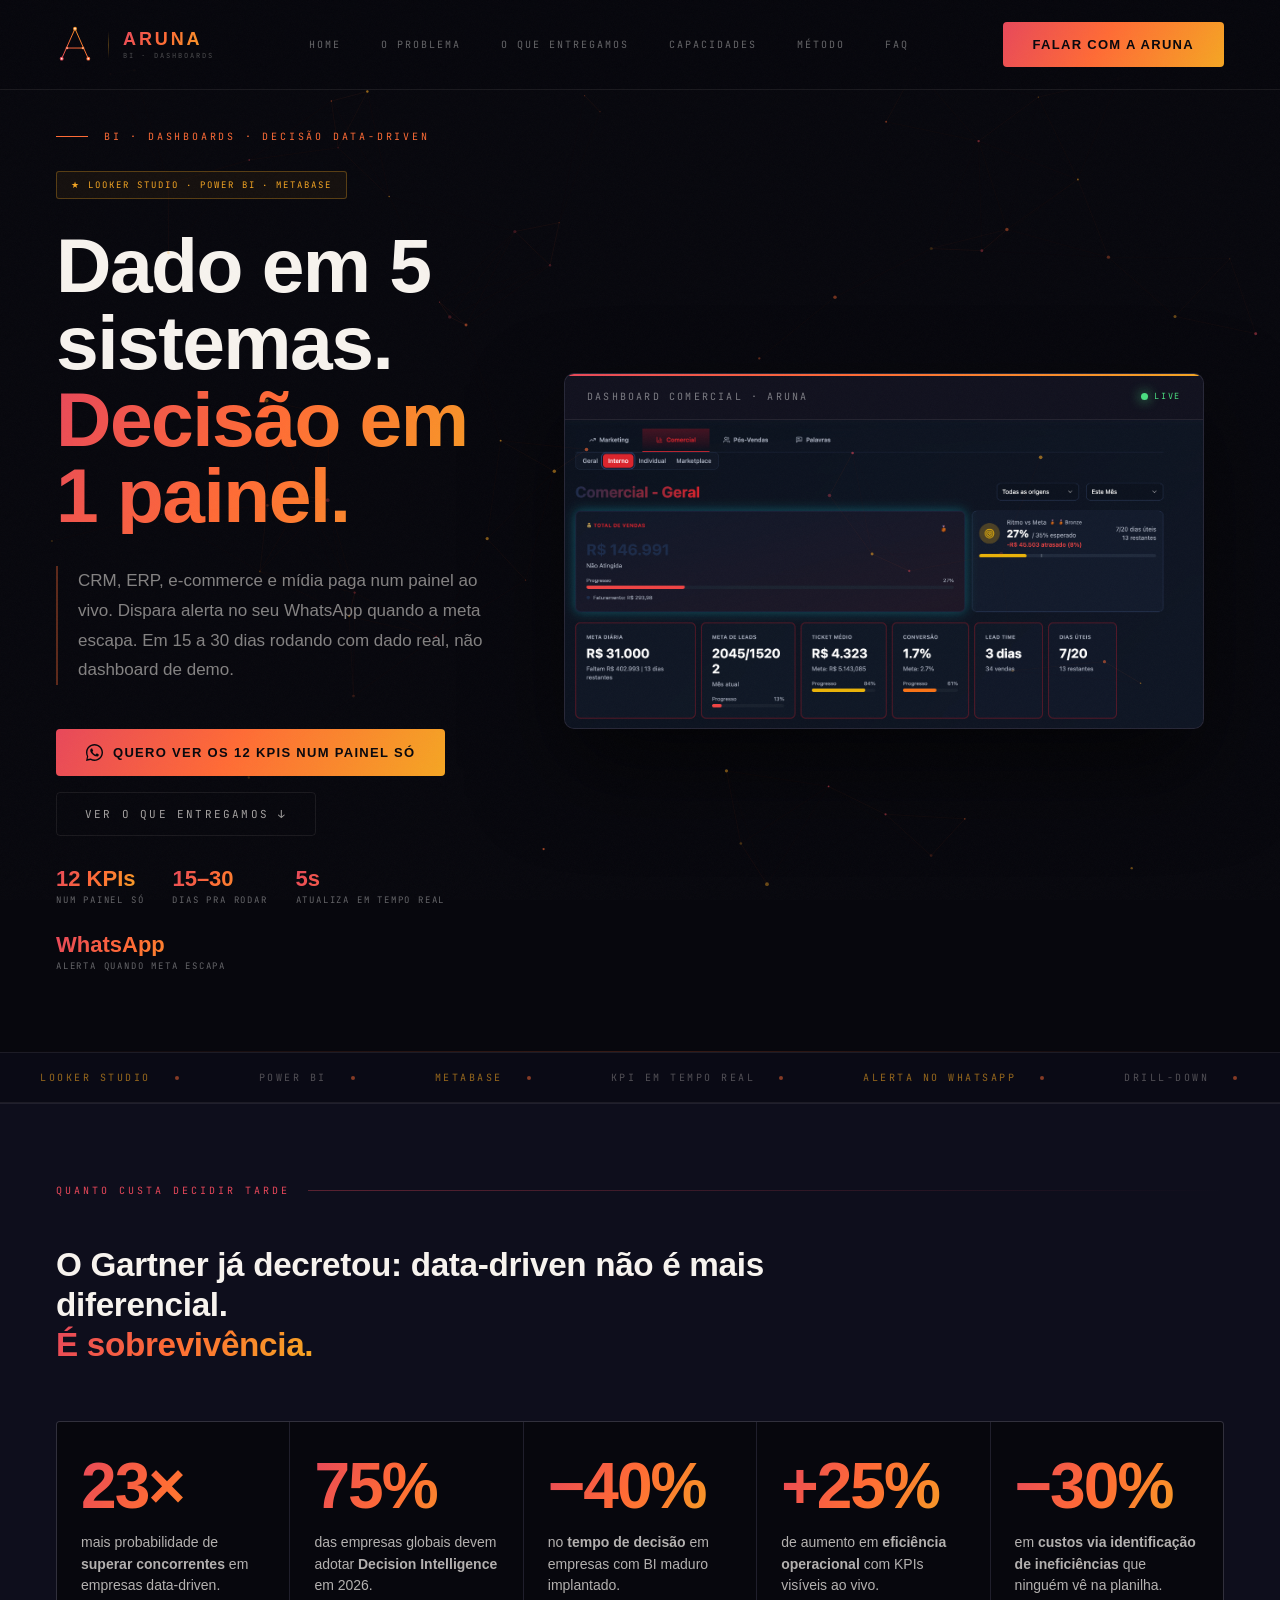
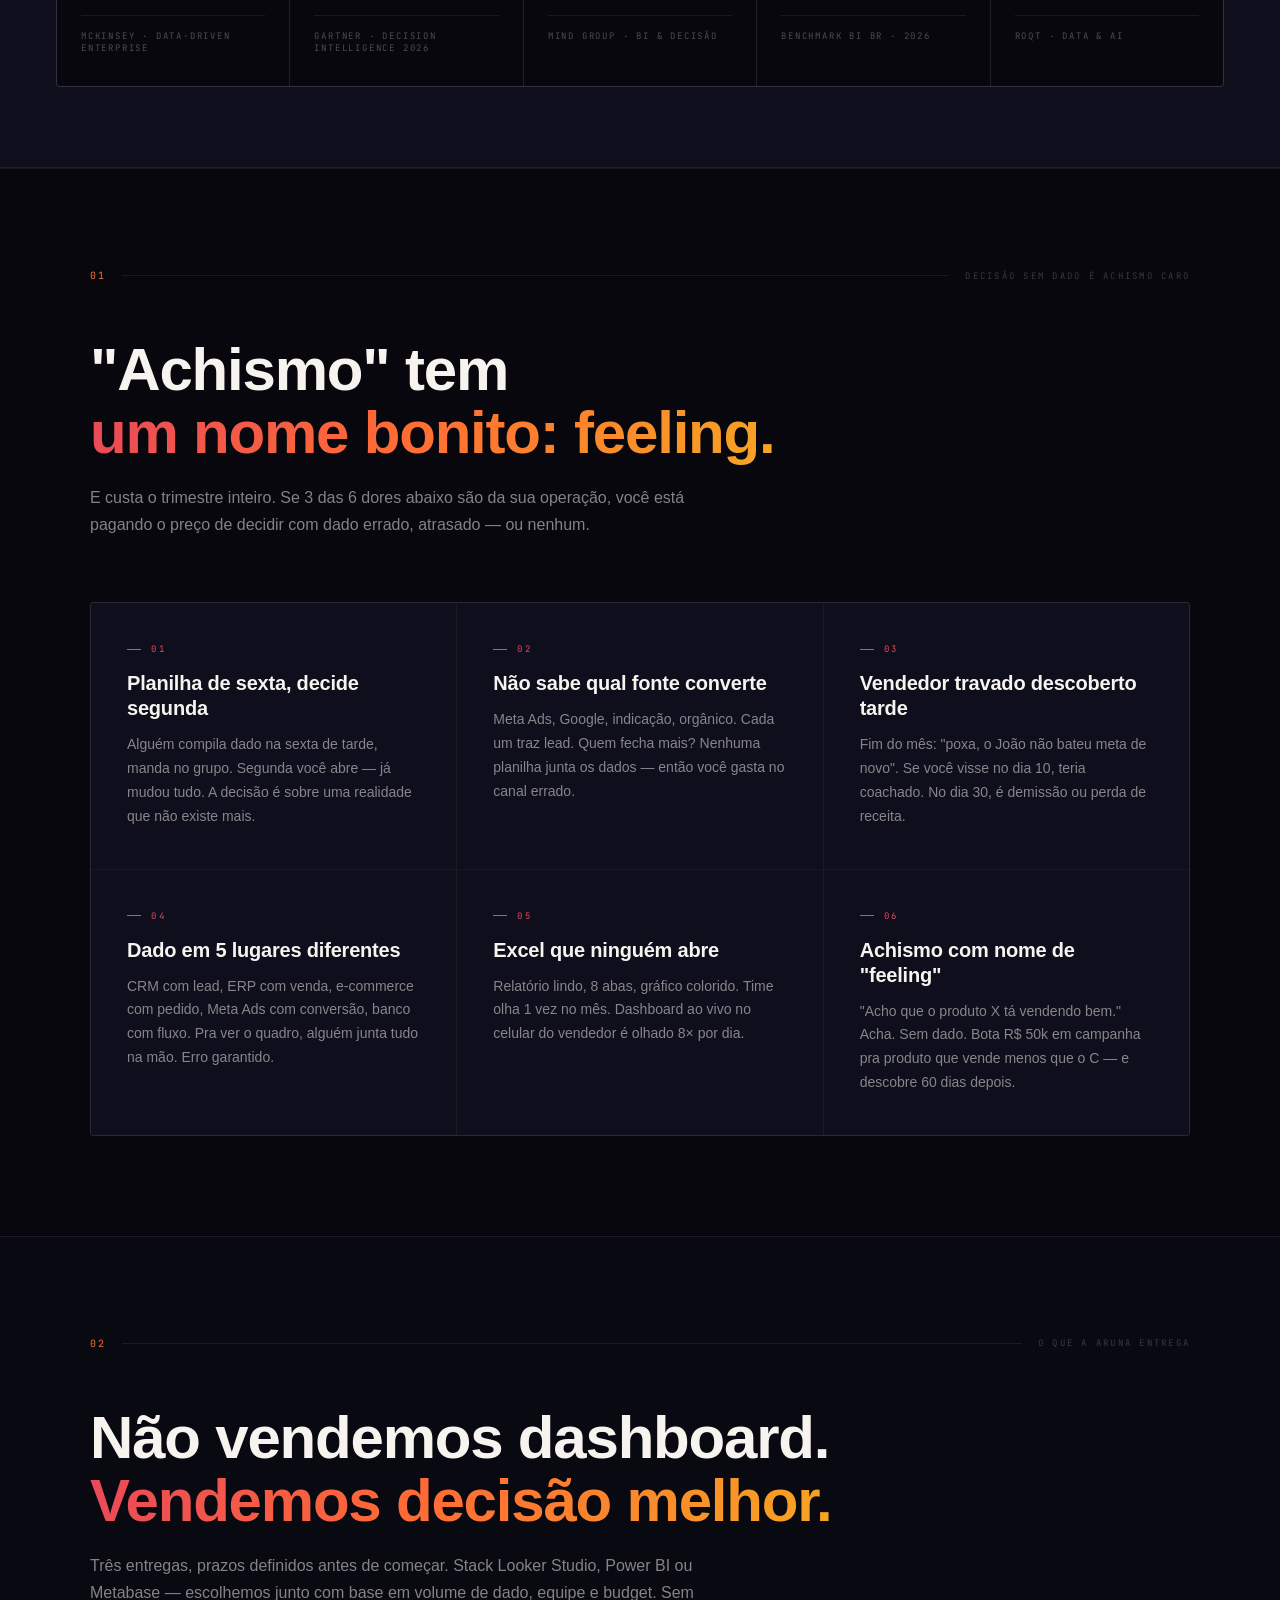
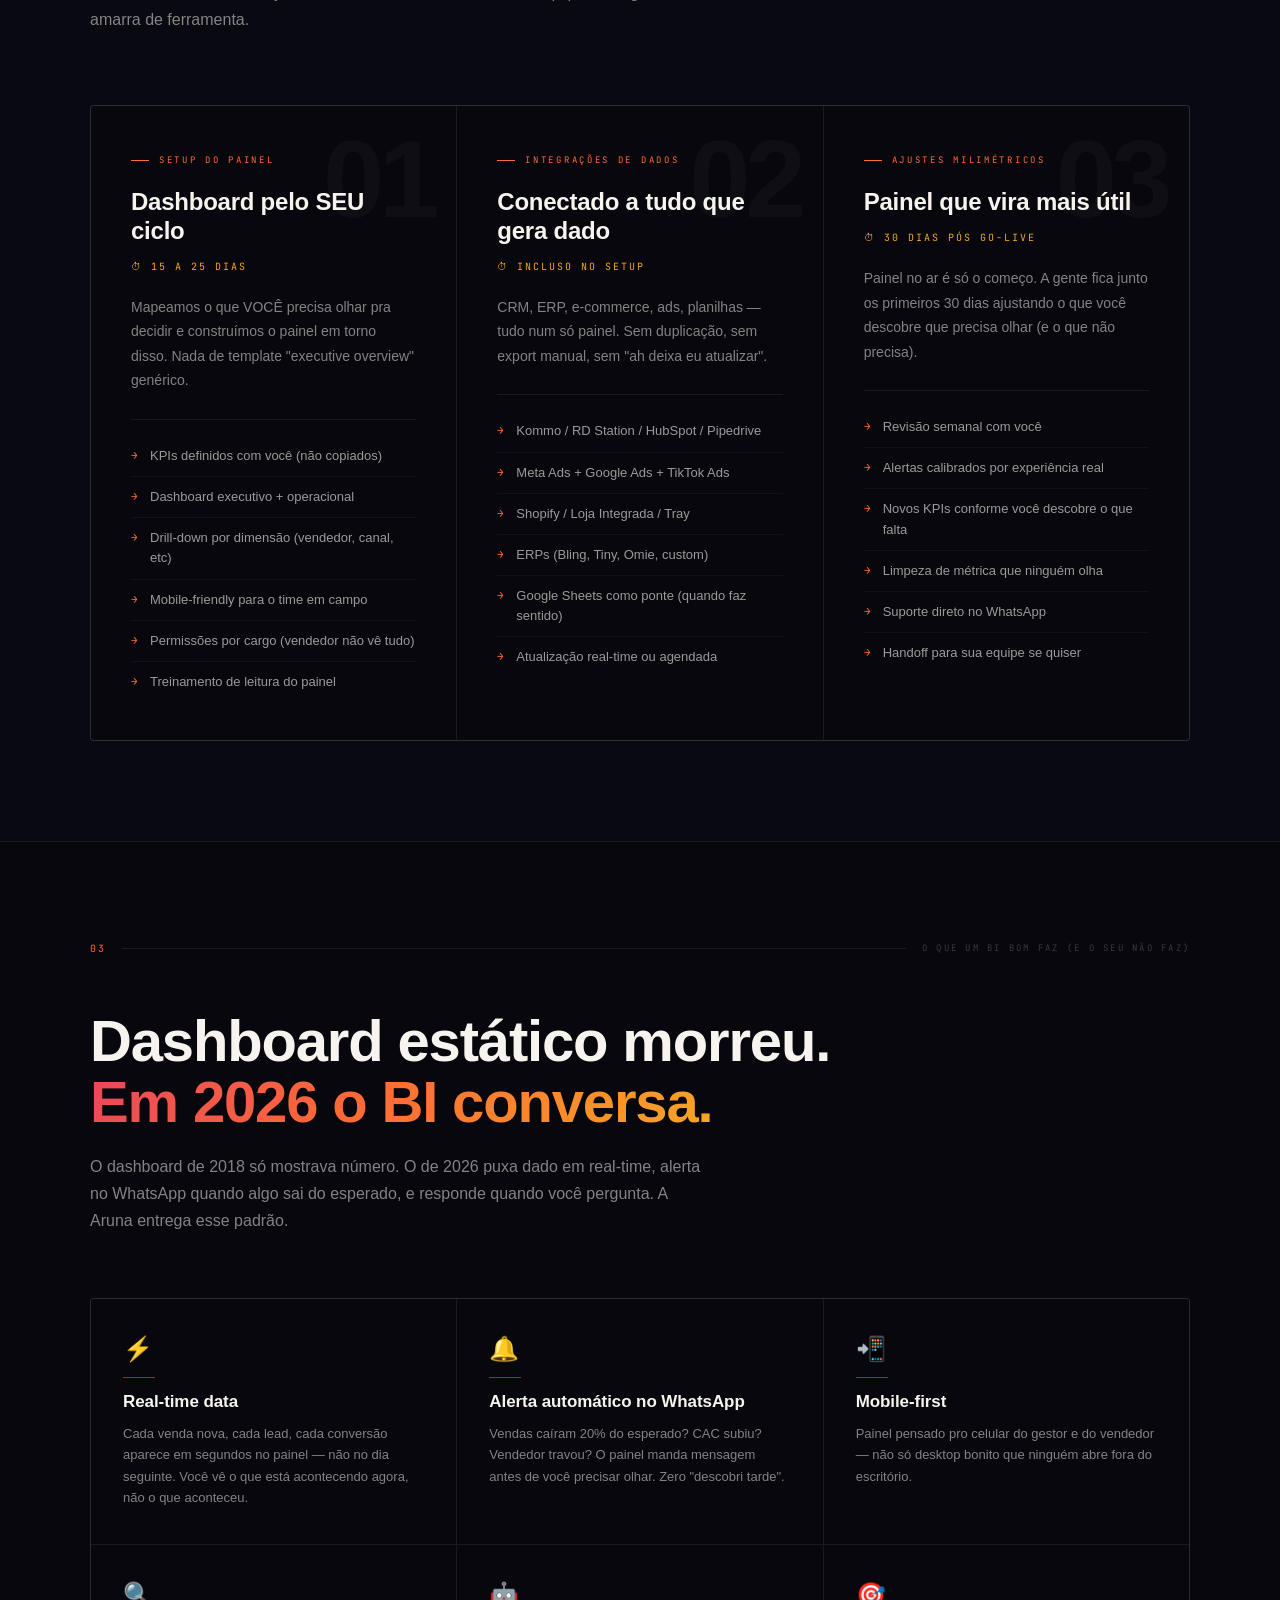
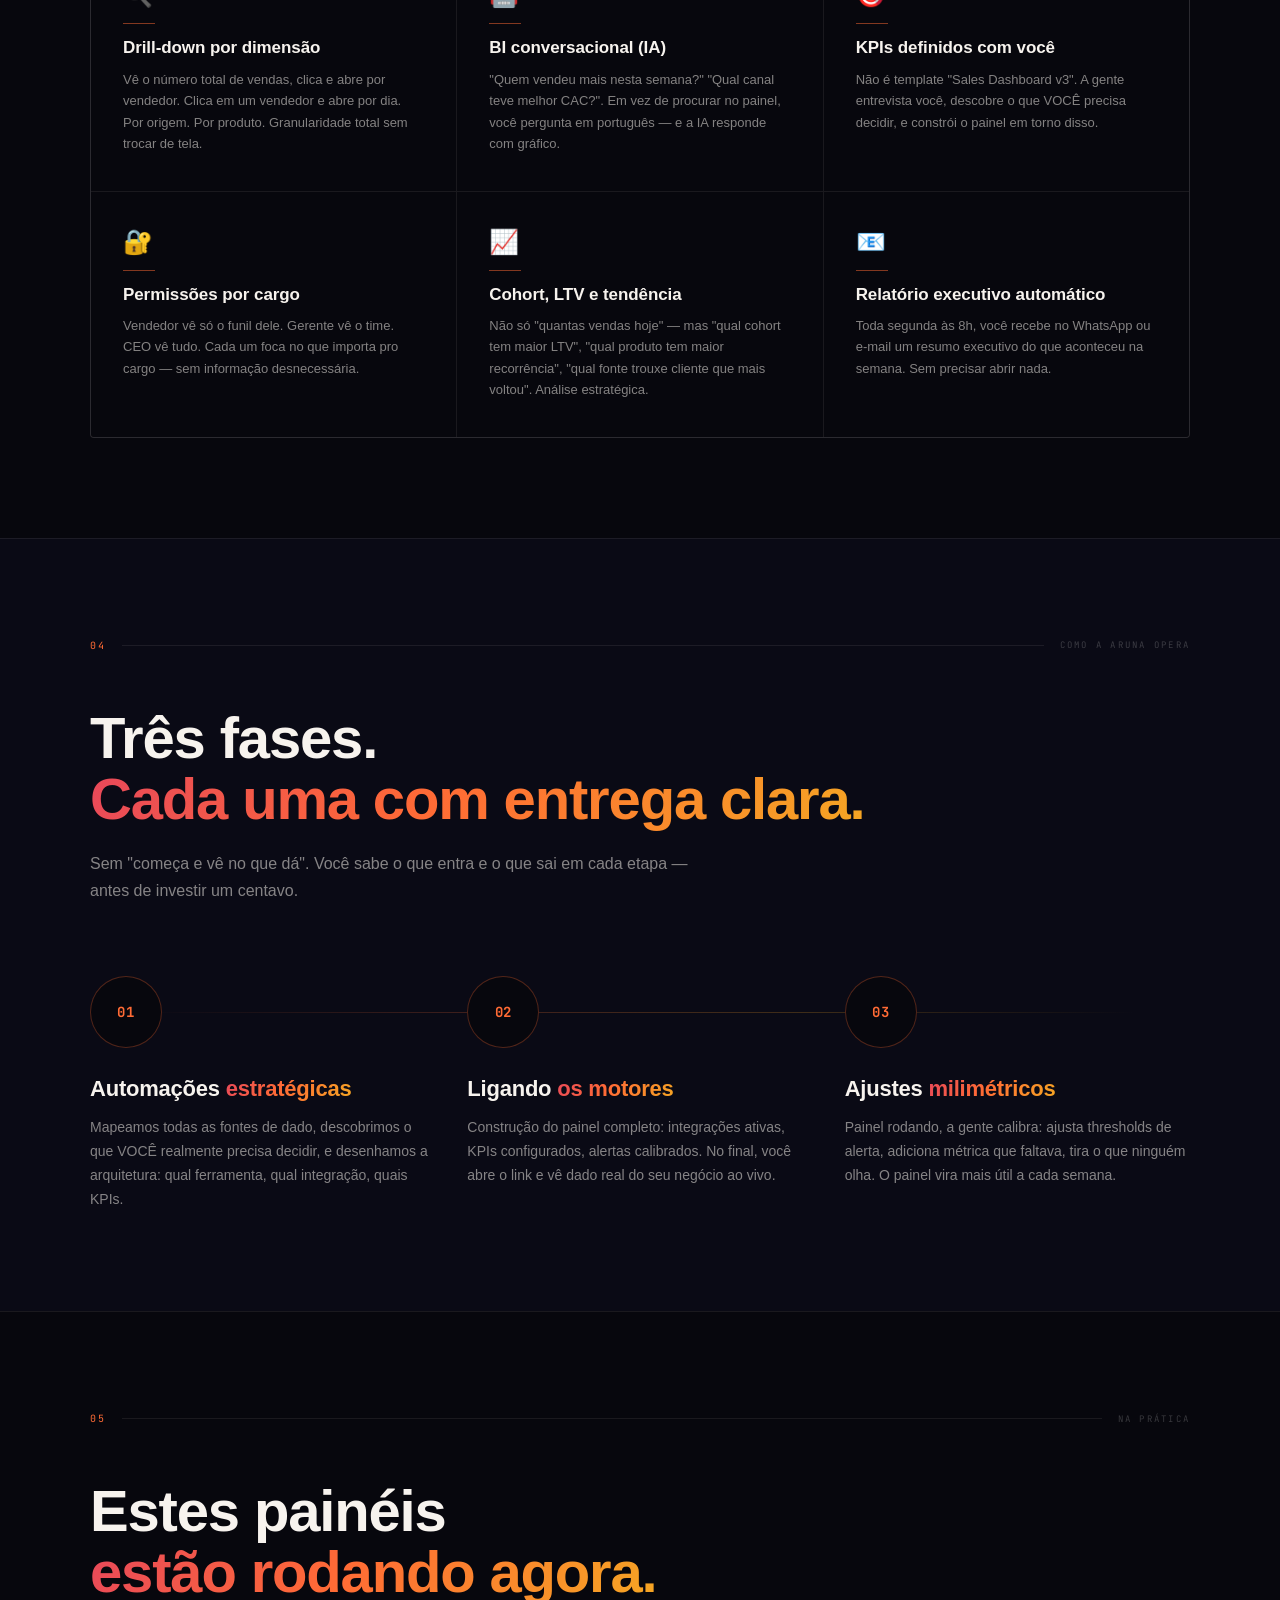
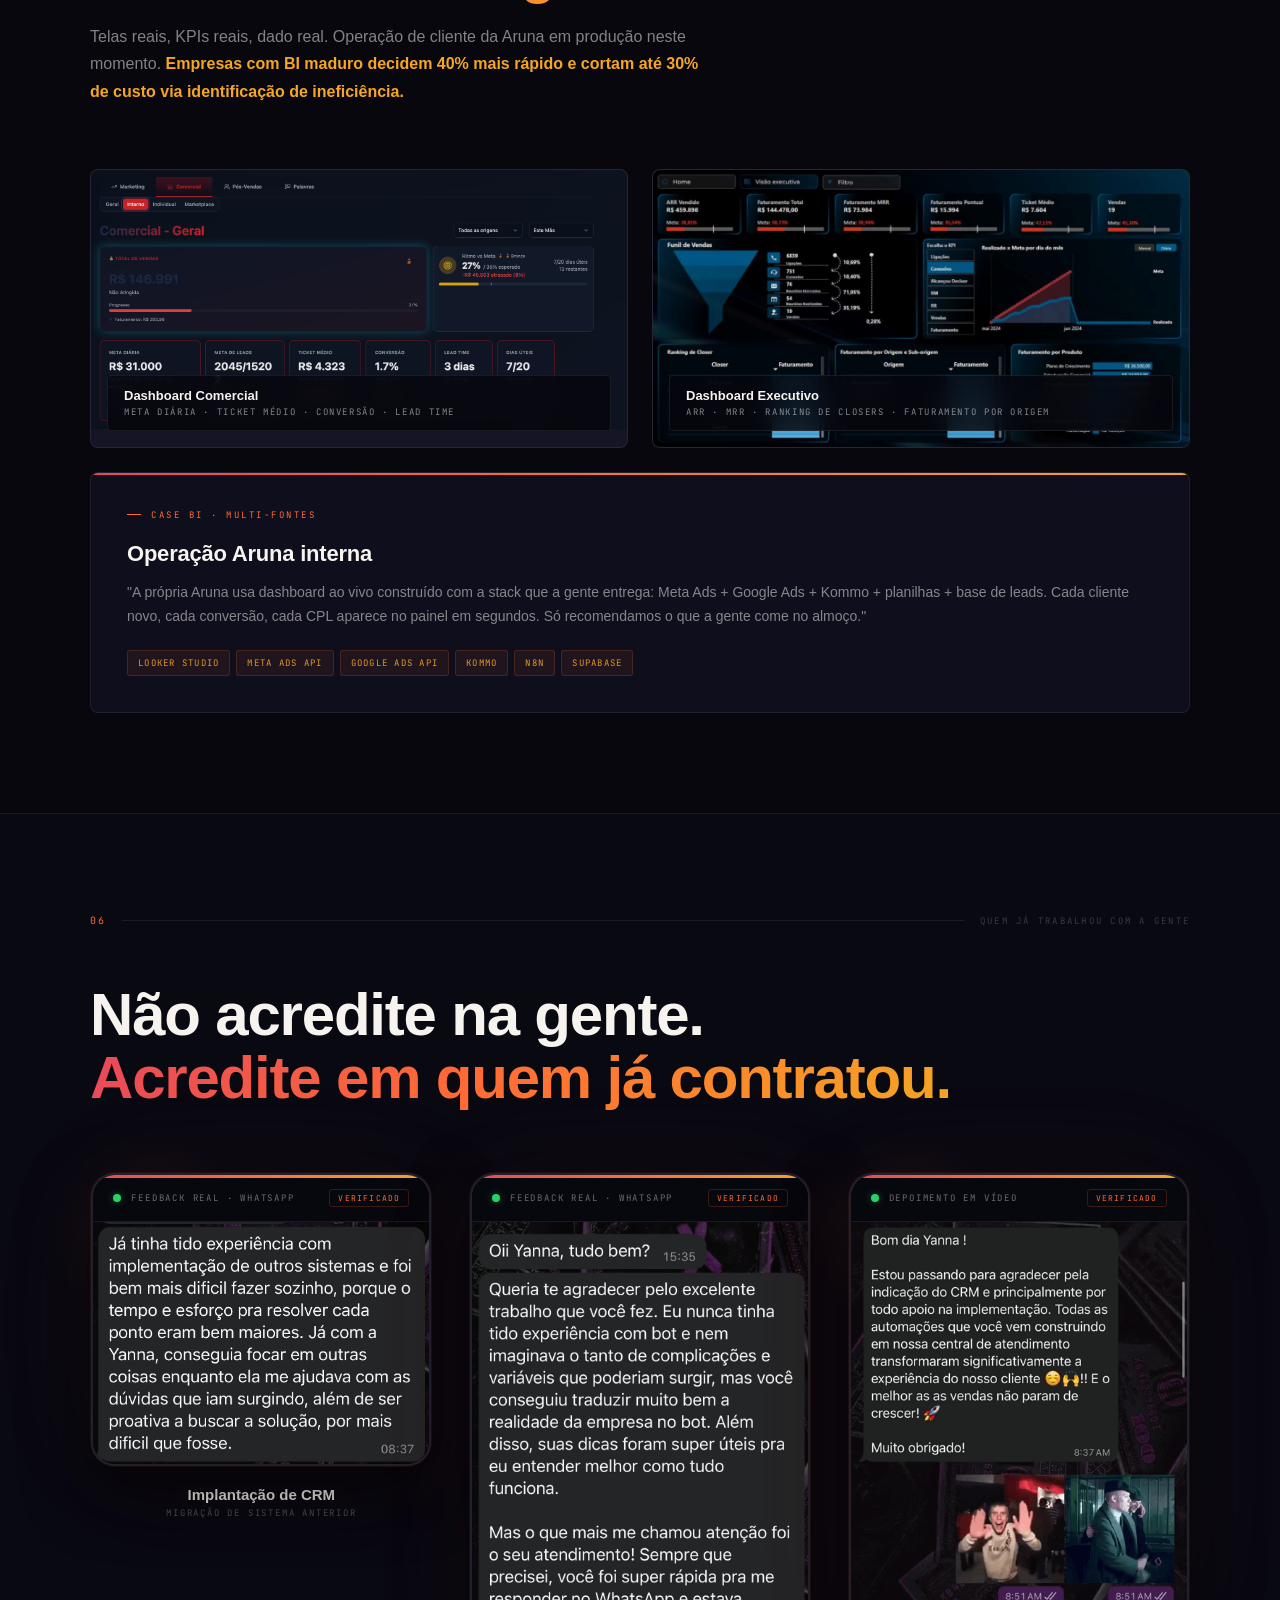
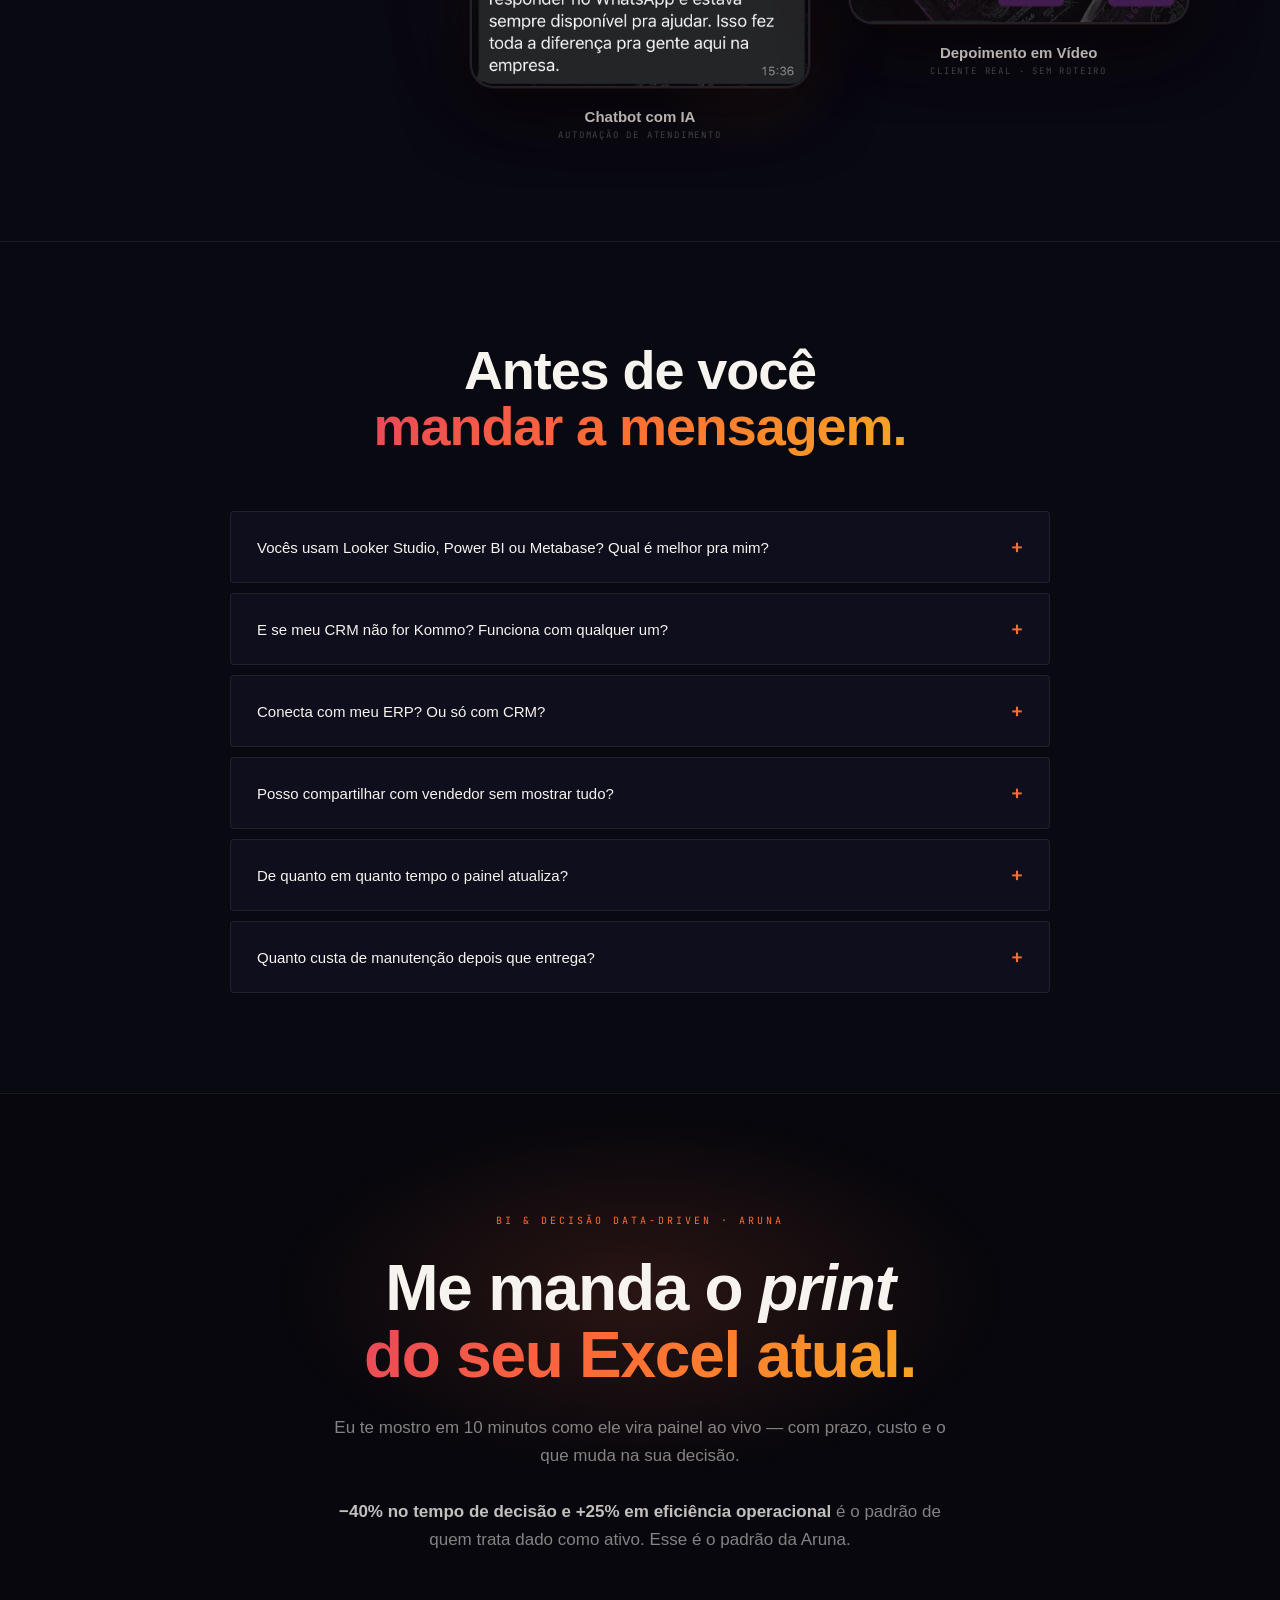
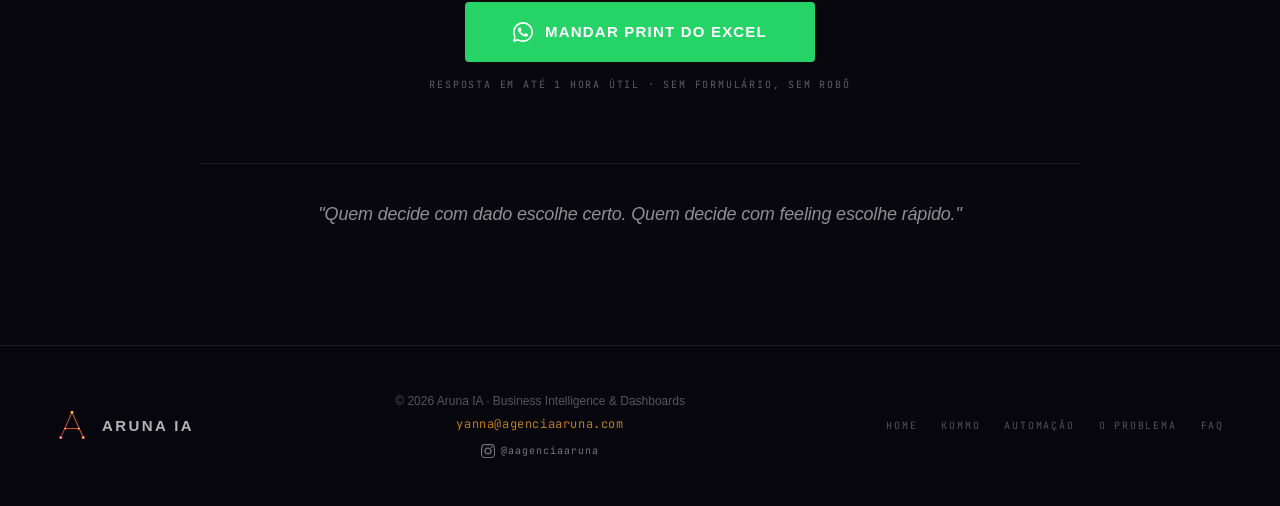
<file: bi/index_pre-tipografia_2026-05-28.html>
<!DOCTYPE html>
<html lang="pt-BR">
<head>
  <meta charset="UTF-8">
  <!-- Google Tag Manager Aruna, substituir GTM-PLACEHOLDER pelo ID real -->
  <script>(function(w,d,s,l,i){w[l]=w[l]||[];w[l].push({'gtm.start':
  new Date().getTime(),event:'gtm.js'});var f=d.getElementsByTagName(s)[0],
  j=d.createElement(s),dl=l!='dataLayer'?'&l='+l:'';j.async=true;j.src=
  'https://www.googletagmanager.com/gtm.js?id='+i+dl;f.parentNode.insertBefore(j,f);
  })(window,document,'script','dataLayer','GTM-PLACEHOLDER');</script>
  <meta name="viewport" content="width=device-width, initial-scale=1.0">
  <title>BI &amp; Dashboards pela Aruna — Decisão data-driven em tempo real</title>
  <meta name="description" content="Aruna conecta CRM, ERP e e-commerce em painel ao vivo. Looker Studio, Power BI, Metabase. Alertas no WhatsApp. Setup em 15 a 30 dias.">
  <link rel="icon" type="image/svg+xml" href="/favicon.svg">
  <meta property="og:type" content="website">
  <meta property="og:url" content="https://agenciaaruna.com/bi/">
  <meta property="og:title" content="BI &amp; Dashboards pela Aruna — Dado em 5 sistemas, decisão em 1 painel">
  <meta property="og:description" content="CRM, ERP, e-commerce e mídia paga num painel ao vivo. Alerta no WhatsApp quando a meta escapa. Em 15 a 30 dias rodando.">
  <meta property="og:image" content="https://agenciaaruna.com/dashboard-comercial.png">
  <meta property="og:site_name" content="Agência Aruna">
  <meta property="og:locale" content="pt_BR">
  <meta name="twitter:card" content="summary_large_image">
  <!-- Meta Pixel Code -->
  <script>
    !function(f,b,e,v,n,t,s)
    {if(f.fbq)return;n=f.fbq=function(){n.callMethod?
    n.callMethod.apply(n,arguments):n.queue.push(arguments)};
    if(!f._fbq)f._fbq=n;n.push=n;n.loaded=!0;n.version='2.0';
    n.queue=[];t=b.createElement(e);t.async=!0;
    t.src=v;s=b.getElementsByTagName(e)[0];
    s.parentNode.insertBefore(t,s)}(window, document,'script',
    'https://connect.facebook.net/en_US/fbevents.js');
    fbq('init', '805389752641637');
    fbq('track', 'PageView');
  </script>
  <!-- End Meta Pixel Code -->
  <link rel="preconnect" href="https://fonts.googleapis.com">
  <link rel="preconnect" href="https://api.fontshare.com">
  <link href="https://api.fontshare.com/v2/css?f[]=cabinet-grotesk@300,400,500,700,800&display=swap" rel="stylesheet">
  <link href="https://fonts.googleapis.com/css2?family=JetBrains+Mono:wght@400;500;700&display=swap" rel="stylesheet">
  <style>
    *, *::before, *::after { margin: 0; padding: 0; box-sizing: border-box; }
    :root {
      --coral: #E8485A; --orange: #FF6B35; --amber: #F5A623;
      --dark: #07070D; --dark-2: #0E0E1C; --dark-3: #151526;
      --light: #F7F3EE; --muted: rgba(247,243,238,0.52);
      --faint: rgba(247,243,238,0.16); --rule: rgba(247,243,238,0.08);
      --grad: linear-gradient(120deg, var(--coral) 0%, var(--orange) 45%, var(--amber) 100%);
    }
    html { scroll-behavior: smooth; }
    body { background: var(--dark); color: var(--light); font-family: 'Cabinet Grotesk', sans-serif; overflow-x: hidden; }
    body::after { content: ''; position: fixed; inset: 0; z-index: 9999; pointer-events: none; opacity: 0.028; background-image: url("data:image/svg+xml,%3Csvg viewBox='0 0 512 512' xmlns='http://www.w3.org/2000/svg'%3E%3Cfilter id='n'%3E%3CfeTurbulence type='fractalNoise' baseFrequency='0.9' numOctaves='4' stitchTiles='stitch'/%3E%3C/filter%3E%3Crect width='100%25' height='100%25' filter='url(%23n)'/%3E%3C/svg%3E"); background-size: 180px 180px; }
    .grad-text { background: var(--grad); -webkit-background-clip: text; -webkit-text-fill-color: transparent; background-clip: text; }

    .btn-primary { display: inline-flex; align-items: center; gap: 10px; padding: 15px 30px; background: var(--grad); color: var(--dark); font-family: 'Cabinet Grotesk', sans-serif; font-weight: 700; font-size: 13px; letter-spacing: 0.1em; text-transform: uppercase; border: none; border-radius: 4px; cursor: pointer; text-decoration: none; transition: opacity .2s, transform .2s, box-shadow .2s; }
    .btn-primary:hover { opacity: .88; transform: translateY(-2px); box-shadow: 0 16px 40px rgba(255,107,53,.3); }
    .btn-ghost { display: inline-flex; align-items: center; gap: 8px; padding: 14px 28px; background: transparent; color: rgba(247,243,238,.65); font-family: 'JetBrains Mono', monospace; font-weight: 400; font-size: 11px; letter-spacing: 0.2em; text-transform: uppercase; border: 1px solid var(--rule); border-radius: 4px; cursor: pointer; text-decoration: none; transition: border-color .2s, color .2s; }
    .btn-ghost:hover { border-color: rgba(255,107,53,.4); color: var(--light); }
    .btn-whatsapp { display: inline-flex; align-items: center; gap: 12px; padding: 20px 48px; background: #25D366; color: #fff; font-family: 'Cabinet Grotesk', sans-serif; font-weight: 700; font-size: 15px; letter-spacing: 0.08em; text-transform: uppercase; border: none; border-radius: 4px; cursor: pointer; text-decoration: none; transition: opacity .2s, transform .2s, box-shadow .2s; }
    .btn-whatsapp:hover { opacity: .9; transform: translateY(-2px); box-shadow: 0 16px 48px rgba(37,211,102,.3); }
    .btn-whatsapp svg { width: 20px; height: 20px; fill: #fff; flex-shrink: 0; }

    #constellation-canvas { position: fixed; inset: 0; z-index: 50; pointer-events: none; opacity: 1; }

    nav { position: fixed; top: 0; left: 0; right: 0; z-index: 100; padding: 22px 56px; display: flex; align-items: center; justify-content: space-between; backdrop-filter: blur(24px); -webkit-backdrop-filter: blur(24px); background: rgba(7,7,13,.75); border-bottom: 1px solid var(--rule); transition: padding .3s; }
    nav.scrolled { padding: 15px 56px; }
    .nav-logo { display: flex; align-items: center; gap: 14px; text-decoration: none; }
    .nav-logo svg { width: 38px; height: 38px; }
    .nav-divider { width: 1px; height: 28px; background: linear-gradient(180deg, transparent, rgba(245,166,35,.3), transparent); }
    .nav-wordmark { display: flex; flex-direction: column; gap: 3px; }
    .nav-name { font-weight: 700; font-size: 18px; letter-spacing: .16em; line-height: 1; background: var(--grad); -webkit-background-clip: text; -webkit-text-fill-color: transparent; background-clip: text; }
    .nav-tag { font-family: 'JetBrains Mono', monospace; font-size: 7px; letter-spacing: .3em; color: rgba(255,255,255,.28); text-transform: uppercase; }
    .nav-links { display: flex; align-items: center; gap: 40px; }
    .nav-links a { font-family: 'JetBrains Mono', monospace; font-size: 10px; letter-spacing: .2em; text-transform: uppercase; color: rgba(255,255,255,.38); text-decoration: none; transition: color .2s; }
    .nav-links a:hover, .nav-links a.active { color: var(--amber); }

    .hero { position: relative; z-index: 1; min-height: 100vh; display: grid; grid-template-columns: 1fr 680px; gap: 0; align-items: center; padding: 130px 56px 80px; overflow: hidden; }
    .hero::before { content: ''; position: absolute; bottom: 0; left: 0; right: 0; height: 1px; background: linear-gradient(90deg, transparent, rgba(255,107,53,.2), transparent); }
    .hero-left { padding-right: 48px; display: flex; flex-direction: column; gap: 0; }
    .hero-kicker { display: flex; align-items: center; gap: 16px; margin-bottom: 28px; animation: fadeUp .7s both; }
    .hero-kicker-line { width: 32px; height: 1px; background: var(--orange); }
    .hero-kicker-text { font-family: 'JetBrains Mono', monospace; font-size: 10px; letter-spacing: .28em; text-transform: uppercase; color: var(--orange); }
    .hero-partner-tag { display: inline-flex; align-items: center; gap: 10px; padding: 7px 14px; border: 1px solid rgba(245,166,35,.3); border-radius: 3px; background: rgba(245,166,35,.06); font-family: 'JetBrains Mono', monospace; font-size: 9px; letter-spacing: .22em; text-transform: uppercase; color: var(--amber); margin-bottom: 28px; width: max-content; animation: fadeUp .7s .05s both; }
    .hero-title { font-size: clamp(46px, 6vw, 80px); font-weight: 700; line-height: 1.0; letter-spacing: -0.02em; margin-bottom: 32px; animation: fadeUp .7s .12s both; }
    .hero-title em { font-style: normal; display: block; background: var(--grad); -webkit-background-clip: text; -webkit-text-fill-color: transparent; background-clip: text; }
    .hero-sub { font-size: 17px; font-weight: 400; line-height: 1.75; color: var(--muted); max-width: 520px; margin-bottom: 44px; border-left: 2px solid rgba(255,107,53,.35); padding-left: 20px; animation: fadeUp .7s .24s both; }
    .hero-cta { display: flex; align-items: center; gap: 16px; flex-wrap: wrap; animation: fadeUp .7s .36s both; }
    .hero-trust { margin-top: 32px; display: flex; gap: 28px; flex-wrap: wrap; animation: fadeUp .7s .48s both; }
    .hero-trust-item { display: flex; flex-direction: column; gap: 4px; }
    .hero-trust-val { font-size: 22px; font-weight: 700; line-height: 1; background: var(--grad); -webkit-background-clip: text; -webkit-text-fill-color: transparent; background-clip: text; }
    .hero-trust-lab { font-family: 'JetBrains Mono', monospace; font-size: 9px; letter-spacing: .2em; text-transform: uppercase; color: rgba(255,255,255,.38); }

    .hero-right { position: relative; display: flex; align-items: center; justify-content: center; animation: fadeIn 1.2s .5s both; }
    .dash-mock { width: 100%; max-width: 640px; border-radius: 10px; background: var(--dark-3); border: 1px solid rgba(255,255,255,.08); box-shadow: 0 40px 90px rgba(0,0,0,.6); overflow: hidden; position: relative; }
    .dash-mock::before { content: ''; position: absolute; top: 0; left: 0; right: 0; height: 2px; background: var(--grad); }
    .dash-mock-header { display: flex; align-items: center; justify-content: space-between; padding: 16px 22px; border-bottom: 1px solid var(--rule); background: rgba(0,0,0,.2); }
    .dash-mock-title { font-family: 'JetBrains Mono', monospace; font-size: 10px; letter-spacing: .22em; color: rgba(255,255,255,.45); text-transform: uppercase; }
    .dash-live { display: inline-flex; align-items: center; gap: 6px; }
    .dash-live-dot { width: 7px; height: 7px; border-radius: 50%; background: #4ADE80; box-shadow: 0 0 12px #4ADE80; animation: pulse 1.6s ease-in-out infinite; }
    @keyframes pulse { 0%, 100% { opacity: 1; } 50% { opacity: .35; } }
    .dash-live-text { font-family: 'JetBrains Mono', monospace; font-size: 8.5px; color: #4ADE80; letter-spacing: .2em; text-transform: uppercase; }
    .dash-mock img { width: 100%; height: auto; display: block; }
    .dash-float-badge { position: absolute; padding: 12px 16px; background: var(--dark-2); border: 1px solid rgba(245,166,35,.28); border-radius: 6px; box-shadow: 0 20px 40px rgba(0,0,0,.5); }
    .dash-float-badge .fb-val { font-size: 16px; font-weight: 700; line-height: 1; background: var(--grad); -webkit-background-clip: text; -webkit-text-fill-color: transparent; background-clip: text; }
    .dash-float-badge .fb-lab { font-family: 'JetBrains Mono', monospace; font-size: 8px; letter-spacing: .22em; color: rgba(255,255,255,.32); text-transform: uppercase; margin-top: 4px; }
    .dash-badge-1 { top: -16px; right: -18px; }
    .dash-badge-2 { bottom: -16px; left: -18px; }

    .marquee-strip { position: relative; z-index: 1; border-top: 1px solid var(--rule); border-bottom: 1px solid var(--rule); padding: 18px 0; overflow: hidden; background: rgba(14,14,28,.6); }
    .marquee-track { display: flex; gap: 0; animation: marqueeScroll 32s linear infinite; width: max-content; }
    .marquee-track:hover { animation-play-state: paused; }
    @keyframes marqueeScroll { 0% { transform: translateX(0); } 100% { transform: translateX(-50%); } }
    .marquee-item { display: flex; align-items: center; gap: 24px; padding: 0 40px; font-family: 'JetBrains Mono', monospace; font-size: 10px; letter-spacing: .25em; text-transform: uppercase; color: rgba(247,243,238,.3); white-space: nowrap; }
    .marquee-dot { width: 4px; height: 4px; border-radius: 50%; background: var(--orange); opacity: .5; flex-shrink: 0; }
    .marquee-item.hi { color: rgba(245,166,35,.6); }

    .stats-belt { padding: 80px 56px; background: var(--dark-2); border-top: 1px solid var(--rule); border-bottom: 1px solid var(--rule); position: relative; z-index: 2; }
    .stats-belt-inner { max-width: 1200px; margin: 0 auto; }
    .stats-belt-head { display: flex; align-items: center; gap: 18px; margin-bottom: 48px; }
    .stats-belt-eyebrow { font-family: 'JetBrains Mono', monospace; font-size: 10px; letter-spacing: .3em; color: var(--coral); text-transform: uppercase; }
    .stats-belt-rule { flex: 1; height: 1px; background: linear-gradient(90deg, rgba(232,72,90,.35), transparent); }
    .stats-belt-title { font-size: clamp(24px, 2.6vw, 34px); font-weight: 700; letter-spacing: -.01em; line-height: 1.2; margin-bottom: 56px; max-width: 780px; }
    .stats-belt-title em { font-style: normal; background: var(--grad); -webkit-background-clip: text; -webkit-text-fill-color: transparent; background-clip: text; }
    .stats-belt-grid { display: grid; grid-template-columns: repeat(5, 1fr); gap: 1px; border: 1px solid var(--rule); border-radius: 4px; overflow: hidden; background: var(--rule); }
    .stat-card { background: var(--dark); padding: 32px 24px; transition: background .3s; position: relative; overflow: hidden; }
    .stat-card::before { content: ''; position: absolute; bottom: 0; left: 0; right: 0; height: 2px; background: var(--grad); transform: scaleX(0); transform-origin: left; transition: transform .4s; }
    .stat-card:hover::before { transform: scaleX(1); }
    .stat-num { font-size: clamp(44px, 5vw, 68px); font-weight: 700; line-height: 1; letter-spacing: -.03em; margin-bottom: 14px; background: var(--grad); -webkit-background-clip: text; -webkit-text-fill-color: transparent; background-clip: text; }
    .stat-desc { font-size: 14px; color: rgba(247,243,238,.72); line-height: 1.55; margin-bottom: 18px; font-weight: 400; }
    .stat-source { font-family: 'JetBrains Mono', monospace; font-size: 9px; letter-spacing: .2em; color: rgba(255,255,255,.28); text-transform: uppercase; padding-top: 14px; border-top: 1px solid var(--rule); }

    section { position: relative; z-index: 2; }
    .section-label { display: flex; align-items: center; gap: 16px; margin-bottom: 56px; }
    .section-label-num { font-family: 'JetBrains Mono', monospace; font-size: 10px; letter-spacing: .2em; color: var(--orange); text-transform: uppercase; }
    .section-label-rule { flex: 1; height: 1px; background: var(--rule); }
    .section-label-tag { font-family: 'JetBrains Mono', monospace; font-size: 9px; letter-spacing: .25em; color: rgba(255,255,255,.2); text-transform: uppercase; }

    .problema { padding: 100px 56px; border-top: 1px solid var(--rule); }
    .problema-inner { max-width: 1100px; margin: 0 auto; }
    .problema-head { margin-bottom: 64px; max-width: 780px; }
    .problema-title { font-size: clamp(36px, 5vw, 60px); font-weight: 700; line-height: 1.05; letter-spacing: -0.02em; }
    .problema-sub { margin-top: 20px; font-size: 16px; color: var(--muted); max-width: 620px; line-height: 1.7; }
    .problema-grid { display: grid; grid-template-columns: repeat(3, 1fr); gap: 1px; border: 1px solid var(--rule); border-radius: 4px; overflow: hidden; background: var(--rule); }
    .problema-card { background: var(--dark-2); padding: 40px 36px; position: relative; overflow: hidden; transition: background .3s; }
    .problema-card:hover { background: rgba(21,21,38,.95); }
    .problema-card-num { font-family: 'JetBrains Mono', monospace; font-size: 9px; letter-spacing: .28em; color: var(--coral); text-transform: uppercase; margin-bottom: 16px; display: flex; align-items: center; gap: 10px; }
    .problema-card-num::before { content: ''; display: block; width: 14px; height: 1px; background: var(--coral); }
    .problema-card-title { font-size: 20px; font-weight: 700; line-height: 1.25; margin-bottom: 12px; letter-spacing: -.01em; }
    .problema-card-desc { font-size: 14px; color: var(--muted); line-height: 1.7; }

    .solucao { padding: 100px 56px; border-top: 1px solid var(--rule); background: rgba(14,14,28,.4); }
    .solucao-inner { max-width: 1100px; margin: 0 auto; }
    .solucao-head { margin-bottom: 72px; max-width: 780px; }
    .solucao-title { font-size: clamp(36px, 5vw, 60px); font-weight: 700; line-height: 1.05; letter-spacing: -0.02em; }
    .solucao-sub { margin-top: 20px; font-size: 16px; color: var(--muted); max-width: 620px; line-height: 1.7; }
    .solucao-grid { display: grid; grid-template-columns: repeat(3, 1fr); gap: 1px; border: 1px solid var(--rule); border-radius: 4px; overflow: hidden; background: var(--rule); }
    .sol-card { background: var(--dark); padding: 48px 40px; position: relative; overflow: hidden; transition: background .3s; }
    .sol-card::before { content: ''; position: absolute; top: 0; left: 0; right: 0; height: 2px; background: var(--grad); transform: scaleX(0); transform-origin: left; transition: transform .4s; }
    .sol-card:hover::before { transform: scaleX(1); }
    .sol-big-num { font-family: 'Cabinet Grotesk', sans-serif; font-size: 110px; font-weight: 700; line-height: 1; color: rgba(255,255,255,.03); position: absolute; top: 18px; right: 22px; letter-spacing: -.05em; pointer-events: none; user-select: none; }
    .sol-label { font-family: 'JetBrains Mono', monospace; font-size: 9px; letter-spacing: .3em; text-transform: uppercase; color: var(--orange); margin-bottom: 22px; display: flex; align-items: center; gap: 10px; }
    .sol-label::before { content: ''; display: block; width: 18px; height: 1px; background: var(--orange); }
    .sol-title { font-size: 24px; font-weight: 700; letter-spacing: -.01em; line-height: 1.2; margin-bottom: 14px; }
    .sol-prazo { font-family: 'JetBrains Mono', monospace; font-size: 10px; letter-spacing: .2em; color: var(--amber); margin-bottom: 22px; text-transform: uppercase; }
    .sol-desc { font-size: 14px; color: var(--muted); line-height: 1.75; margin-bottom: 26px; border-bottom: 1px solid var(--rule); padding-bottom: 26px; }
    .sol-items { list-style: none; display: flex; flex-direction: column; gap: 10px; }
    .sol-items li { display: flex; align-items: flex-start; gap: 12px; font-size: 13px; color: rgba(247,243,238,.62); line-height: 1.55; padding-bottom: 10px; border-bottom: 1px solid rgba(255,255,255,.04); }
    .sol-items li:last-child { border-bottom: none; padding-bottom: 0; }
    .sol-items li .arrow { color: var(--orange); flex-shrink: 0; font-size: 11px; margin-top: 1px; font-family: 'JetBrains Mono', monospace; }

    .features { padding: 100px 56px; border-top: 1px solid var(--rule); }
    .features-inner { max-width: 1100px; margin: 0 auto; }
    .features-head { margin-bottom: 64px; max-width: 780px; }
    .features-title { font-size: clamp(36px, 5vw, 58px); font-weight: 700; line-height: 1.05; letter-spacing: -0.02em; }
    .features-sub { margin-top: 20px; font-size: 16px; color: var(--muted); max-width: 620px; line-height: 1.7; }
    .features-grid { display: grid; grid-template-columns: repeat(3, 1fr); gap: 1px; border: 1px solid var(--rule); border-radius: 4px; overflow: hidden; background: var(--rule); }
    .feat-card { background: var(--dark); padding: 36px 32px; position: relative; transition: background .3s; }
    .feat-card:hover { background: rgba(14,14,28,.98); }
    .feat-icon { font-size: 24px; margin-bottom: 14px; display: block; }
    .feat-rule { width: 32px; height: 1px; background: var(--orange); margin-bottom: 14px; opacity: .5; }
    .feat-title { font-size: 17px; font-weight: 700; letter-spacing: -.005em; margin-bottom: 10px; line-height: 1.2; }
    .feat-desc { font-size: 13px; color: var(--muted); line-height: 1.65; }

    .metodo { padding: 100px 56px; border-top: 1px solid var(--rule); background: rgba(14,14,28,.6); }
    .metodo-inner { max-width: 1100px; margin: 0 auto; }
    .metodo-head { margin-bottom: 72px; max-width: 780px; }
    .metodo-title { font-size: clamp(36px, 5vw, 58px); font-weight: 700; line-height: 1.05; letter-spacing: -0.02em; }
    .metodo-sub { margin-top: 20px; font-size: 16px; color: var(--muted); max-width: 620px; line-height: 1.7; }
    .metodo-steps { display: grid; grid-template-columns: repeat(3, 1fr); gap: 32px; position: relative; }
    .metodo-steps::before { content: ''; position: absolute; top: 36px; left: 5%; right: 5%; height: 1px; background: linear-gradient(90deg, transparent, rgba(255,107,53,.22), rgba(245,166,35,.22), transparent); }
    .met-step { position: relative; padding-top: 0; }
    .met-step-num { display: flex; align-items: center; justify-content: center; width: 72px; height: 72px; border-radius: 50%; background: var(--dark); border: 1px solid rgba(255,107,53,.3); font-family: 'JetBrains Mono', monospace; font-size: 14px; font-weight: 700; color: var(--orange); letter-spacing: .05em; margin-bottom: 28px; position: relative; z-index: 2; }
    .met-step-title { font-size: 22px; font-weight: 700; line-height: 1.2; margin-bottom: 14px; letter-spacing: -.01em; }
    .met-step-title em { font-style: normal; background: var(--grad); -webkit-background-clip: text; -webkit-text-fill-color: transparent; background-clip: text; }
    .met-step-desc { font-size: 14px; color: var(--muted); line-height: 1.7; }

    .prova { padding: 100px 56px; border-top: 1px solid var(--rule); }
    .prova-inner { max-width: 1100px; margin: 0 auto; }
    .prova-head { margin-bottom: 64px; max-width: 780px; }
    .prova-title { font-size: clamp(36px, 5vw, 58px); font-weight: 700; line-height: 1.05; letter-spacing: -0.02em; }
    .prova-sub { margin-top: 20px; font-size: 16px; color: var(--muted); max-width: 620px; line-height: 1.7; }
    .prova-grid { display: grid; grid-template-columns: 1fr 1fr; gap: 24px; margin-bottom: 24px; }
    .prova-shot { position: relative; border-radius: 8px; overflow: hidden; background: var(--dark-3); border: 1px solid var(--rule); }
    .prova-shot img { width: 100%; height: auto; display: block; filter: brightness(.92); }
    .prova-shot-label { position: absolute; bottom: 16px; left: 16px; right: 16px; background: rgba(7,7,13,.85); backdrop-filter: blur(12px); padding: 12px 16px; border-radius: 4px; border: 1px solid var(--rule); }
    .prova-shot-label .psl-title { font-size: 13px; font-weight: 700; color: var(--light); margin-bottom: 3px; }
    .prova-shot-label .psl-desc { font-family: 'JetBrains Mono', monospace; font-size: 9px; letter-spacing: .18em; color: rgba(255,255,255,.5); text-transform: uppercase; }
    .prova-case { display: flex; flex-direction: column; padding: 36px; background: var(--dark-2); border: 1px solid var(--rule); border-radius: 8px; position: relative; overflow: hidden; }
    .prova-case::before { content: ''; position: absolute; top: 0; left: 0; right: 0; height: 2px; background: var(--grad); }
    .case-tag { font-family: 'JetBrains Mono', monospace; font-size: 9px; letter-spacing: .28em; color: var(--orange); text-transform: uppercase; margin-bottom: 20px; display: flex; align-items: center; gap: 10px; }
    .case-tag::before { content: ''; display: block; width: 14px; height: 1px; background: var(--orange); }
    .case-cliente { font-size: 22px; font-weight: 700; margin-bottom: 14px; letter-spacing: -.01em; }
    .case-quote { font-size: 14px; color: var(--muted); line-height: 1.7; margin-bottom: 22px; }
    .case-stack { display: flex; flex-wrap: wrap; gap: 6px; margin-top: auto; }
    .case-stack span { font-family: 'JetBrains Mono', monospace; font-size: 9px; letter-spacing: .14em; padding: 6px 10px; background: rgba(255,107,53,.08); border: 1px solid rgba(255,107,53,.18); color: rgba(245,166,35,.9); border-radius: 3px; text-transform: uppercase; }

    .faq { padding: 100px 56px; border-top: 1px solid var(--rule); background: rgba(14,14,28,.4); }
    .faq-inner { max-width: 820px; margin: 0 auto; }
    .faq-head { margin-bottom: 56px; text-align: center; }
    .faq-title { font-size: clamp(36px, 5vw, 54px); font-weight: 700; line-height: 1.05; letter-spacing: -0.02em; }
    .faq-list { display: flex; flex-direction: column; gap: 10px; }
    .faq-item { border: 1px solid var(--rule); border-radius: 4px; overflow: hidden; background: var(--dark-2); transition: border-color .2s; }
    .faq-item.open { border-color: rgba(255,107,53,.28); }
    .faq-question { width: 100%; display: flex; align-items: center; justify-content: space-between; padding: 22px 26px; background: transparent; border: none; font-family: 'Cabinet Grotesk', sans-serif; font-size: 15px; font-weight: 500; color: var(--light); text-align: left; cursor: pointer; }
    .faq-arrow { color: var(--orange); font-size: 20px; transition: transform .3s; font-family: 'JetBrains Mono', monospace; }
    .faq-item.open .faq-arrow { transform: rotate(45deg); }
    .faq-answer { max-height: 0; overflow: hidden; transition: max-height .4s; }
    .faq-item.open .faq-answer { max-height: 500px; }
    .faq-answer-inner { padding: 0 26px 22px; font-size: 14px; color: var(--muted); line-height: 1.75; }

    .cta-section { padding: 120px 56px; border-top: 1px solid var(--rule); position: relative; overflow: hidden; text-align: center; }
    .cta-glow { position: absolute; top: 0; left: 50%; transform: translateX(-50%); width: 800px; height: 400px; background: radial-gradient(ellipse, rgba(255,107,53,.14), transparent 65%); pointer-events: none; }
    .cta-inner { max-width: 880px; margin: 0 auto; position: relative; }
    .cta-eyebrow { font-family: 'JetBrains Mono', monospace; font-size: 10px; letter-spacing: .3em; color: var(--orange); text-transform: uppercase; margin-bottom: 28px; }
    .cta-title { font-size: clamp(38px, 5vw, 66px); font-weight: 700; line-height: 1.05; letter-spacing: -0.02em; margin-bottom: 24px; }
    .cta-sub { font-size: 17px; color: var(--muted); line-height: 1.65; max-width: 620px; margin: 0 auto 48px; }
    .cta-action-note { margin-top: 16px; font-family: 'JetBrains Mono', monospace; font-size: 10px; letter-spacing: .18em; color: rgba(255,255,255,.35); text-transform: uppercase; }
    .cta-signature { margin-top: 72px; padding-top: 40px; border-top: 1px solid var(--rule); font-family: 'Cabinet Grotesk', sans-serif; font-weight: 300; font-style: italic; font-size: 18px; color: rgba(255,255,255,.55); letter-spacing: -.01em; }

    footer { border-top: 1px solid var(--rule); padding: 48px 56px; display: flex; align-items: center; justify-content: space-between; flex-wrap: wrap; gap: 24px; background: rgba(7,7,13,.6); position: relative; z-index: 2; }
    .footer-left { display: flex; align-items: center; gap: 14px; text-decoration: none; }
    .footer-left svg { width: 32px; height: 32px; }
    .footer-name { font-weight: 700; font-size: 15px; letter-spacing: .16em; color: rgba(255,255,255,.7); }
    .footer-center { display: flex; flex-direction: column; gap: 8px; align-items: center; font-size: 12px; }
    .footer-copy { color: rgba(255,255,255,.32); }
    .footer-email { color: rgba(245,166,35,.75); text-decoration: none; font-family: 'JetBrains Mono', monospace; letter-spacing: .05em; }
    .footer-social { display: flex; gap: 16px; margin-top: 4px; }
    .footer-social a { display: flex; align-items: center; gap: 6px; font-family: 'JetBrains Mono', monospace; font-size: 10px; color: rgba(255,255,255,.45); text-decoration: none; letter-spacing: .1em; }
    .footer-social svg { width: 14px; height: 14px; fill: rgba(255,255,255,.45); }
    .footer-links { display: flex; gap: 24px; flex-wrap: wrap; }
    .footer-links a { font-family: 'JetBrains Mono', monospace; font-size: 10px; color: rgba(255,255,255,.3); text-decoration: none; letter-spacing: .18em; text-transform: uppercase; }
    .footer-links a:hover { color: var(--amber); }

    .reveal { opacity: 0; transform: translateY(20px); transition: opacity .7s, transform .7s; }
    .reveal.visible { opacity: 1; transform: translateY(0); }
    .reveal-d1 { transition-delay: .1s; }
    .reveal-d2 { transition-delay: .2s; }
    .reveal-d3 { transition-delay: .3s; }
    .reveal-d4 { transition-delay: .4s; }
    @keyframes fadeUp { from { opacity: 0; transform: translateY(20px); } to { opacity: 1; transform: translateY(0); } }
    @keyframes fadeIn { from { opacity: 0; } to { opacity: 1; } }

    @media (max-width: 960px) {
      .hero { grid-template-columns: 1fr; gap: 48px; padding: 110px 24px 60px; }
      .hero-left { padding-right: 0; }
      .problema, .solucao, .features, .metodo, .prova, .faq, .cta-section, .stats-belt { padding-left: 24px; padding-right: 24px; }
      .problema-grid, .solucao-grid, .features-grid { grid-template-columns: 1fr; }
      .stats-belt-grid { grid-template-columns: repeat(2, 1fr); }
      .metodo-steps { grid-template-columns: 1fr; gap: 48px; }
      .metodo-steps::before { display: none; }
      .prova-grid { grid-template-columns: 1fr; }
      nav { padding: 16px 24px; }
      .nav-links { display: none; }
      footer { padding: 32px 24px; }
    }
    @media (max-width: 560px) {
      .stats-belt-grid { grid-template-columns: 1fr; }
    }

    /* DEPOIMENTOS */
    .testimonials { padding: 100px 56px; border-top: 1px solid var(--rule); background: rgba(14,14,28,0.4); }
    .testimonials-inner { max-width: 1100px; margin: 0 auto; }
    .testimonials-head { margin-bottom: 64px; }
    .testimonials-title { font-size: clamp(36px, 5vw, 60px); font-weight: 700; line-height: 1.05; letter-spacing: -0.02em; }
    .testimonials-grid { display: grid; grid-template-columns: 1fr 1fr 1fr; gap: 36px; align-items: start; }
    .testimonial-card { position: relative; display: flex; flex-direction: column; align-items: center; }
    .testimonial-phone { position: relative; width: 100%; max-width: 340px; border-radius: 24px; overflow: hidden; background: var(--dark-2); border: 2px solid rgba(255,255,255,0.08); box-shadow: 0 0 0 1px rgba(255,107,53,0.08), 0 24px 64px rgba(0,0,0,0.6), 0 0 120px rgba(255,107,53,0.06); transition: transform 0.4s, box-shadow 0.4s; }
    .testimonial-phone:hover { transform: translateY(-6px); box-shadow: 0 0 0 1px rgba(255,107,53,0.15), 0 32px 80px rgba(0,0,0,0.7), 0 0 160px rgba(255,107,53,0.1); }
    .testimonial-phone::before { content: ''; position: absolute; top: 0; left: 0; right: 0; height: 3px; background: var(--grad); z-index: 2; }
    .testimonial-phone-header { padding: 14px 20px; background: rgba(7,7,13,0.9); border-bottom: 1px solid var(--rule); display: flex; align-items: center; gap: 10px; z-index: 1; position: relative; }
    .testimonial-phone-dot { width: 8px; height: 8px; border-radius: 50%; background: #25D366; box-shadow: 0 0 8px rgba(37,211,102,0.4); }
    .testimonial-phone-name { font-family: 'JetBrains Mono', monospace; font-size: 9px; letter-spacing: 0.2em; text-transform: uppercase; color: rgba(255,255,255,0.4); }
    .testimonial-phone-badge { margin-left: auto; font-family: 'JetBrains Mono', monospace; font-size: 8px; letter-spacing: 0.15em; text-transform: uppercase; color: var(--orange); padding: 3px 8px; border: 1px solid rgba(255,107,53,0.2); border-radius: 3px; }
    .testimonial-phone img { width: 100%; height: auto; display: block; }
    .testimonial-label { margin-top: 20px; text-align: center; }
    .testimonial-label-title { font-size: 15px; font-weight: 700; margin-bottom: 4px; }
    .testimonial-label-desc { font-family: 'JetBrains Mono', monospace; font-size: 9px; letter-spacing: 0.2em; color: rgba(255,255,255,0.28); text-transform: uppercase; }
    .testimonial-glow { position: absolute; width: 200px; height: 200px; border-radius: 50%; background: radial-gradient(circle, rgba(255,107,53,0.08) 0%, transparent 70%); pointer-events: none; z-index: -1; }
    .testimonial-glow-1 { top: -40px; left: -40px; }
    .testimonial-glow-2 { bottom: -20px; right: -40px; }
    @media (max-width: 900px) { .testimonials { padding: 80px 32px; } .testimonials-grid { grid-template-columns: 1fr 1fr; gap: 24px; } }
    @media (max-width: 600px) { .testimonials-grid { grid-template-columns: 1fr; } }
  </style>
</head>
<body>
  <!-- Google Tag Manager (noscript) Aruna -->
  <noscript><iframe src="https://www.googletagmanager.com/ns.html?id=GTM-PLACEHOLDER"
  height="0" width="0" style="display:none;visibility:hidden"></iframe></noscript>
  <canvas id="constellation-canvas"></canvas>

  <!-- NAV -->
  <nav id="nav">
    <a href="/" class="nav-logo">
      <svg viewBox="0 0 100 100" fill="none" xmlns="http://www.w3.org/2000/svg">
        <defs>
          <linearGradient id="ng" x1="16" y1="86" x2="84" y2="6" gradientUnits="userSpaceOnUse">
            <stop offset="0%" stop-color="#E8485A"/><stop offset="45%" stop-color="#FF6B35"/><stop offset="100%" stop-color="#F5A623"/>
          </linearGradient>
        </defs>
        <line x1="50" y1="7" x2="15" y2="86" stroke="url(#ng)" stroke-width="2.6" stroke-linecap="round"/>
        <line x1="50" y1="7" x2="85" y2="86" stroke="url(#ng)" stroke-width="2.6" stroke-linecap="round"/>
        <line x1="29" y1="58" x2="71" y2="58" stroke="url(#ng)" stroke-width="2.6" stroke-linecap="round"/>
        <circle cx="50" cy="7"  r="5"   fill="url(#ng)"/><circle cx="50" cy="7"  r="2.2" fill="#FFF4DE"/>
        <circle cx="15" cy="86" r="5"   fill="url(#ng)"/><circle cx="15" cy="86" r="2.2" fill="#FFF4DE"/>
        <circle cx="85" cy="86" r="5"   fill="url(#ng)"/><circle cx="85" cy="86" r="2.2" fill="#FFF4DE"/>
        <circle cx="29" cy="58" r="3.5" fill="url(#ng)"/><circle cx="29" cy="58" r="1.6" fill="#FFF4DE"/>
        <circle cx="71" cy="58" r="3.5" fill="url(#ng)"/><circle cx="71" cy="58" r="1.6" fill="#FFF4DE"/>
      </svg>
      <div class="nav-divider"></div>
      <div class="nav-wordmark">
        <div class="nav-name">ARUNA</div>
        <div class="nav-tag">BI · Dashboards</div>
      </div>
    </a>
    <div class="nav-links">
      <a href="/">Home</a>
      <a href="#problema">O Problema</a>
      <a href="#solucao">O que entregamos</a>
      <a href="#features">Capacidades</a>
      <a href="#metodo">Método</a>
      <a href="#faq">FAQ</a>
    </div>
    <a href="https://wa.me/5585920033627?text=Ol%C3%A1!%20Vim%20pela%20p%C3%A1gina%20de%20BI%20da%20Aruna" class="btn-primary">Falar com a Aruna</a>
  </nav>

  <!-- HERO -->
  <section class="hero" id="inicio">
    <div class="hero-left">
      <div class="hero-kicker">
        <div class="hero-kicker-line"></div>
        <span class="hero-kicker-text">BI · Dashboards · Decisão Data-Driven</span>
      </div>
      <div class="hero-partner-tag">★ Looker Studio · Power BI · Metabase</div>
      <h1 class="hero-title">
        Dado em 5 sistemas.<br>
        <em>Decisão em 1 painel.</em>
      </h1>
      <p class="hero-sub">
        CRM, ERP, e-commerce e mídia paga num painel ao vivo. Dispara alerta no seu WhatsApp quando
        a meta escapa. Em 15 a 30 dias rodando com dado real, não dashboard de demo.
      </p>
      <div class="hero-cta">
        <a href="https://wa.me/5585920033627?text=Quero%20ver%20os%2012%20KPIs%20num%20painel%20s%C3%B3%20da%20Aruna" class="btn-primary">
          <svg width="17" height="17" viewBox="0 0 24 24" fill="currentColor"><path d="M17.472 14.382c-.297-.149-1.758-.867-2.03-.967-.273-.099-.471-.148-.67.15-.197.297-.767.966-.94 1.164-.173.199-.347.223-.644.075-.297-.15-1.255-.463-2.39-1.475-.883-.788-1.48-1.761-1.653-2.059-.173-.297-.018-.458.13-.606.134-.133.298-.347.446-.52.149-.174.198-.298.298-.497.099-.198.05-.371-.025-.52-.075-.149-.669-1.612-.916-2.207-.242-.579-.487-.5-.669-.51-.173-.008-.371-.01-.57-.01-.198 0-.52.074-.792.372-.272.297-1.04 1.016-1.04 2.479 0 1.462 1.065 2.875 1.213 3.074.149.198 2.096 3.2 5.077 4.487.709.306 1.262.489 1.694.625.712.227 1.36.195 1.871.118.571-.085 1.758-.719 2.006-1.413.248-.694.248-1.289.173-1.413-.074-.124-.272-.198-.57-.347z"/><path d="M12 0C5.373 0 0 5.373 0 12c0 2.025.507 3.961 1.395 5.658L.057 23.882l6.362-1.312A11.942 11.942 0 0012 24c6.627 0 12-5.373 12-12S18.627 0 12 0zm0 22c-1.947 0-3.764-.528-5.321-1.438l-.38-.226-3.938.812.84-3.847-.249-.396A9.937 9.937 0 012 12C2 6.477 6.477 2 12 2s10 4.477 10 10-4.477 10-10 10z"/></svg>
          Quero ver os 12 KPIs num painel só
        </a>
        <a href="#solucao" class="btn-ghost">Ver o que entregamos ↓</a>
      </div>
      <div class="hero-trust">
        <div class="hero-trust-item">
          <div class="hero-trust-val">12 KPIs</div>
          <div class="hero-trust-lab">num painel só</div>
        </div>
        <div class="hero-trust-item">
          <div class="hero-trust-val">15–30</div>
          <div class="hero-trust-lab">dias pra rodar</div>
        </div>
        <div class="hero-trust-item">
          <div class="hero-trust-val">5s</div>
          <div class="hero-trust-lab">atualiza em tempo real</div>
        </div>
        <div class="hero-trust-item">
          <div class="hero-trust-val">WhatsApp</div>
          <div class="hero-trust-lab">alerta quando meta escapa</div>
        </div>
      </div>
    </div>

    <div class="hero-right">
      <div class="dash-mock">
        <div class="dash-mock-header">
          <span class="dash-mock-title">Dashboard Comercial · Aruna</span>
          <div class="dash-live">
            <div class="dash-live-dot"></div>
            <span class="dash-live-text">live</span>
          </div>
        </div>
        <img src="dashboard-comercial.png?v=4" alt="Dashboard comercial real construído pela Aruna com KPIs ao vivo">
      </div>
    </div>
  </section>

  <!-- MARQUEE -->
  <div class="marquee-strip">
    <div class="marquee-track">
      <div class="marquee-item hi">Looker Studio<span class="marquee-dot"></span></div>
      <div class="marquee-item">Power BI<span class="marquee-dot"></span></div>
      <div class="marquee-item hi">Metabase<span class="marquee-dot"></span></div>
      <div class="marquee-item">KPI em tempo real<span class="marquee-dot"></span></div>
      <div class="marquee-item hi">Alerta no WhatsApp<span class="marquee-dot"></span></div>
      <div class="marquee-item">Drill-down<span class="marquee-dot"></span></div>
      <div class="marquee-item hi">Conexão CRM + ERP + Ads<span class="marquee-dot"></span></div>
      <div class="marquee-item">Cohort &amp; LTV<span class="marquee-dot"></span></div>
      <div class="marquee-item hi">Decision Intelligence<span class="marquee-dot"></span></div>
      <div class="marquee-item">Ranking de vendedor<span class="marquee-dot"></span></div>
      <div class="marquee-item hi">Origem de lead<span class="marquee-dot"></span></div>
      <div class="marquee-item">Funil ao vivo<span class="marquee-dot"></span></div>
      <!-- duplicado -->
      <div class="marquee-item hi">Looker Studio<span class="marquee-dot"></span></div>
      <div class="marquee-item">Power BI<span class="marquee-dot"></span></div>
      <div class="marquee-item hi">Metabase<span class="marquee-dot"></span></div>
      <div class="marquee-item">KPI em tempo real<span class="marquee-dot"></span></div>
      <div class="marquee-item hi">Alerta no WhatsApp<span class="marquee-dot"></span></div>
      <div class="marquee-item">Drill-down<span class="marquee-dot"></span></div>
      <div class="marquee-item hi">Conexão CRM + ERP + Ads<span class="marquee-dot"></span></div>
      <div class="marquee-item">Cohort &amp; LTV<span class="marquee-dot"></span></div>
      <div class="marquee-item hi">Decision Intelligence<span class="marquee-dot"></span></div>
      <div class="marquee-item">Ranking de vendedor<span class="marquee-dot"></span></div>
      <div class="marquee-item hi">Origem de lead<span class="marquee-dot"></span></div>
      <div class="marquee-item">Funil ao vivo<span class="marquee-dot"></span></div>
    </div>
  </div>

  <!-- STATS BELT -->
  <section class="stats-belt">
    <div class="stats-belt-inner">
      <div class="stats-belt-head reveal">
        <span class="stats-belt-eyebrow">Quanto custa decidir tarde</span>
        <div class="stats-belt-rule"></div>
      </div>
      <h2 class="stats-belt-title reveal reveal-d1">
        O Gartner já decretou: data-driven não é mais diferencial.<br>
        <em>É sobrevivência.</em>
      </h2>
      <div class="stats-belt-grid">
        <div class="stat-card reveal reveal-d1">
          <div class="stat-num">23×</div>
          <p class="stat-desc">mais probabilidade de <strong>superar concorrentes</strong> em empresas data-driven.</p>
          <div class="stat-source">McKinsey · Data-Driven Enterprise</div>
        </div>
        <div class="stat-card reveal reveal-d1">
          <div class="stat-num">75%</div>
          <p class="stat-desc">das empresas globais devem adotar <strong>Decision Intelligence</strong> em 2026.</p>
          <div class="stat-source">Gartner · Decision Intelligence 2026</div>
        </div>
        <div class="stat-card reveal reveal-d2">
          <div class="stat-num">−40%</div>
          <p class="stat-desc">no <strong>tempo de decisão</strong> em empresas com BI maduro implantado.</p>
          <div class="stat-source">Mind Group · BI &amp; Decisão</div>
        </div>
        <div class="stat-card reveal reveal-d3">
          <div class="stat-num">+25%</div>
          <p class="stat-desc">de aumento em <strong>eficiência operacional</strong> com KPIs visíveis ao vivo.</p>
          <div class="stat-source">Benchmark BI BR · 2026</div>
        </div>
        <div class="stat-card reveal reveal-d4">
          <div class="stat-num">−30%</div>
          <p class="stat-desc">em <strong>custos via identificação de ineficiências</strong> que ninguém vê na planilha.</p>
          <div class="stat-source">ROQT · Data &amp; AI</div>
        </div>
      </div>
    </div>
  </section>

  <!-- PROBLEMA -->
  <section class="problema" id="problema">
    <div class="problema-inner">
      <div class="section-label reveal">
        <span class="section-label-num">01</span>
        <div class="section-label-rule"></div>
        <span class="section-label-tag">Decisão sem dado é achismo caro</span>
      </div>
      <div class="problema-head reveal reveal-d1">
        <h2 class="problema-title">
          "Achismo" tem<br>
          <span class="grad-text">um nome bonito: feeling.</span>
        </h2>
        <p class="problema-sub">
          E custa o trimestre inteiro. Se 3 das 6 dores abaixo são da sua operação,
          você está pagando o preço de decidir com dado errado, atrasado — ou nenhum.
        </p>
      </div>
      <div class="problema-grid">
        <div class="problema-card reveal reveal-d1">
          <div class="problema-card-num">01</div>
          <h3 class="problema-card-title">Planilha de sexta, decide segunda</h3>
          <p class="problema-card-desc">
            Alguém compila dado na sexta de tarde, manda no grupo. Segunda você abre — já mudou tudo.
            A decisão é sobre uma realidade que não existe mais.
          </p>
        </div>
        <div class="problema-card reveal reveal-d2">
          <div class="problema-card-num">02</div>
          <h3 class="problema-card-title">Não sabe qual fonte converte</h3>
          <p class="problema-card-desc">
            Meta Ads, Google, indicação, orgânico. Cada um traz lead. Quem fecha mais?
            Nenhuma planilha junta os dados — então você gasta no canal errado.
          </p>
        </div>
        <div class="problema-card reveal reveal-d3">
          <div class="problema-card-num">03</div>
          <h3 class="problema-card-title">Vendedor travado descoberto tarde</h3>
          <p class="problema-card-desc">
            Fim do mês: "poxa, o João não bateu meta de novo". Se você visse no dia 10,
            teria coachado. No dia 30, é demissão ou perda de receita.
          </p>
        </div>
        <div class="problema-card reveal reveal-d1">
          <div class="problema-card-num">04</div>
          <h3 class="problema-card-title">Dado em 5 lugares diferentes</h3>
          <p class="problema-card-desc">
            CRM com lead, ERP com venda, e-commerce com pedido, Meta Ads com conversão, banco com fluxo.
            Pra ver o quadro, alguém junta tudo na mão. Erro garantido.
          </p>
        </div>
        <div class="problema-card reveal reveal-d2">
          <div class="problema-card-num">05</div>
          <h3 class="problema-card-title">Excel que ninguém abre</h3>
          <p class="problema-card-desc">
            Relatório lindo, 8 abas, gráfico colorido. Time olha 1 vez no mês.
            Dashboard ao vivo no celular do vendedor é olhado 8× por dia.
          </p>
        </div>
        <div class="problema-card reveal reveal-d3">
          <div class="problema-card-num">06</div>
          <h3 class="problema-card-title">Achismo com nome de "feeling"</h3>
          <p class="problema-card-desc">
            "Acho que o produto X tá vendendo bem." Acha. Sem dado.
            Bota R$ 50k em campanha pra produto que vende menos que o C — e descobre 60 dias depois.
          </p>
        </div>
      </div>
    </div>
  </section>

  <!-- SOLUÇÃO -->
  <section class="solucao" id="solucao">
    <div class="solucao-inner">
      <div class="section-label reveal">
        <span class="section-label-num">02</span>
        <div class="section-label-rule"></div>
        <span class="section-label-tag">O que a Aruna entrega</span>
      </div>
      <div class="solucao-head reveal reveal-d1">
        <h2 class="solucao-title">
          Não vendemos dashboard.<br>
          <span class="grad-text">Vendemos decisão melhor.</span>
        </h2>
        <p class="solucao-sub">
          Três entregas, prazos definidos antes de começar. Stack Looker Studio, Power BI ou Metabase
          — escolhemos junto com base em volume de dado, equipe e budget. Sem amarra de ferramenta.
        </p>
      </div>
      <div class="solucao-grid">
        <div class="sol-card reveal reveal-d1">
          <span class="sol-big-num">01</span>
          <div class="sol-label">Setup do Painel</div>
          <h3 class="sol-title">Dashboard pelo SEU ciclo</h3>
          <div class="sol-prazo">⏱ 15 a 25 dias</div>
          <p class="sol-desc">
            Mapeamos o que VOCÊ precisa olhar pra decidir e construímos o painel
            em torno disso. Nada de template "executive overview" genérico.
          </p>
          <ul class="sol-items">
            <li><span class="arrow">→</span> KPIs definidos com você (não copiados)</li>
            <li><span class="arrow">→</span> Dashboard executivo + operacional</li>
            <li><span class="arrow">→</span> Drill-down por dimensão (vendedor, canal, etc)</li>
            <li><span class="arrow">→</span> Mobile-friendly para o time em campo</li>
            <li><span class="arrow">→</span> Permissões por cargo (vendedor não vê tudo)</li>
            <li><span class="arrow">→</span> Treinamento de leitura do painel</li>
          </ul>
        </div>
        <div class="sol-card reveal reveal-d2">
          <span class="sol-big-num">02</span>
          <div class="sol-label">Integrações de Dados</div>
          <h3 class="sol-title">Conectado a tudo que gera dado</h3>
          <div class="sol-prazo">⏱ Incluso no setup</div>
          <p class="sol-desc">
            CRM, ERP, e-commerce, ads, planilhas — tudo num só painel.
            Sem duplicação, sem export manual, sem "ah deixa eu atualizar".
          </p>
          <ul class="sol-items">
            <li><span class="arrow">→</span> Kommo / RD Station / HubSpot / Pipedrive</li>
            <li><span class="arrow">→</span> Meta Ads + Google Ads + TikTok Ads</li>
            <li><span class="arrow">→</span> Shopify / Loja Integrada / Tray</li>
            <li><span class="arrow">→</span> ERPs (Bling, Tiny, Omie, custom)</li>
            <li><span class="arrow">→</span> Google Sheets como ponte (quando faz sentido)</li>
            <li><span class="arrow">→</span> Atualização real-time ou agendada</li>
          </ul>
        </div>
        <div class="sol-card reveal reveal-d3">
          <span class="sol-big-num">03</span>
          <div class="sol-label">Ajustes Milimétricos</div>
          <h3 class="sol-title">Painel que vira mais útil</h3>
          <div class="sol-prazo">⏱ 30 dias pós go-live</div>
          <p class="sol-desc">
            Painel no ar é só o começo. A gente fica junto os primeiros 30 dias
            ajustando o que você descobre que precisa olhar (e o que não precisa).
          </p>
          <ul class="sol-items">
            <li><span class="arrow">→</span> Revisão semanal com você</li>
            <li><span class="arrow">→</span> Alertas calibrados por experiência real</li>
            <li><span class="arrow">→</span> Novos KPIs conforme você descobre o que falta</li>
            <li><span class="arrow">→</span> Limpeza de métrica que ninguém olha</li>
            <li><span class="arrow">→</span> Suporte direto no WhatsApp</li>
            <li><span class="arrow">→</span> Handoff para sua equipe se quiser</li>
          </ul>
        </div>
      </div>
    </div>
  </section>

  <!-- FEATURES -->
  <section class="features" id="features">
    <div class="features-inner">
      <div class="section-label reveal">
        <span class="section-label-num">03</span>
        <div class="section-label-rule"></div>
        <span class="section-label-tag">O que um BI bom faz (e o seu não faz)</span>
      </div>
      <div class="features-head reveal reveal-d1">
        <h2 class="features-title">
          Dashboard estático morreu.<br>
          <span class="grad-text">Em 2026 o BI conversa.</span>
        </h2>
        <p class="features-sub">
          O dashboard de 2018 só mostrava número. O de 2026 puxa dado em real-time, alerta no WhatsApp
          quando algo sai do esperado, e responde quando você pergunta. A Aruna entrega esse padrão.
        </p>
      </div>
      <div class="features-grid">
        <div class="feat-card reveal reveal-d1">
          <span class="feat-icon">⚡</span>
          <div class="feat-rule"></div>
          <div class="feat-title">Real-time data</div>
          <p class="feat-desc">Cada venda nova, cada lead, cada conversão aparece em segundos no painel — não no dia seguinte. Você vê o que está acontecendo agora, não o que aconteceu.</p>
        </div>
        <div class="feat-card reveal reveal-d2">
          <span class="feat-icon">🔔</span>
          <div class="feat-rule"></div>
          <div class="feat-title">Alerta automático no WhatsApp</div>
          <p class="feat-desc">Vendas caíram 20% do esperado? CAC subiu? Vendedor travou? O painel manda mensagem antes de você precisar olhar. Zero "descobri tarde".</p>
        </div>
        <div class="feat-card reveal reveal-d3">
          <span class="feat-icon">📲</span>
          <div class="feat-rule"></div>
          <div class="feat-title">Mobile-first</div>
          <p class="feat-desc">Painel pensado pro celular do gestor e do vendedor — não só desktop bonito que ninguém abre fora do escritório.</p>
        </div>
        <div class="feat-card reveal reveal-d1">
          <span class="feat-icon">🔍</span>
          <div class="feat-rule"></div>
          <div class="feat-title">Drill-down por dimensão</div>
          <p class="feat-desc">Vê o número total de vendas, clica e abre por vendedor. Clica em um vendedor e abre por dia. Por origem. Por produto. Granularidade total sem trocar de tela.</p>
        </div>
        <div class="feat-card reveal reveal-d2">
          <span class="feat-icon">🤖</span>
          <div class="feat-rule"></div>
          <div class="feat-title">BI conversacional (IA)</div>
          <p class="feat-desc">"Quem vendeu mais nesta semana?" "Qual canal teve melhor CAC?". Em vez de procurar no painel, você pergunta em português — e a IA responde com gráfico.</p>
        </div>
        <div class="feat-card reveal reveal-d3">
          <span class="feat-icon">🎯</span>
          <div class="feat-rule"></div>
          <div class="feat-title">KPIs definidos com você</div>
          <p class="feat-desc">Não é template "Sales Dashboard v3". A gente entrevista você, descobre o que VOCÊ precisa decidir, e constrói o painel em torno disso.</p>
        </div>
        <div class="feat-card reveal reveal-d1">
          <span class="feat-icon">🔐</span>
          <div class="feat-rule"></div>
          <div class="feat-title">Permissões por cargo</div>
          <p class="feat-desc">Vendedor vê só o funil dele. Gerente vê o time. CEO vê tudo. Cada um foca no que importa pro cargo — sem informação desnecessária.</p>
        </div>
        <div class="feat-card reveal reveal-d2">
          <span class="feat-icon">📈</span>
          <div class="feat-rule"></div>
          <div class="feat-title">Cohort, LTV e tendência</div>
          <p class="feat-desc">Não só "quantas vendas hoje" — mas "qual cohort tem maior LTV", "qual produto tem maior recorrência", "qual fonte trouxe cliente que mais voltou". Análise estratégica.</p>
        </div>
        <div class="feat-card reveal reveal-d3">
          <span class="feat-icon">📧</span>
          <div class="feat-rule"></div>
          <div class="feat-title">Relatório executivo automático</div>
          <p class="feat-desc">Toda segunda às 8h, você recebe no WhatsApp ou e-mail um resumo executivo do que aconteceu na semana. Sem precisar abrir nada.</p>
        </div>
      </div>
    </div>
  </section>

  <!-- MÉTODO -->
  <section class="metodo" id="metodo">
    <div class="metodo-inner">
      <div class="section-label reveal">
        <span class="section-label-num">04</span>
        <div class="section-label-rule"></div>
        <span class="section-label-tag">Como a Aruna opera</span>
      </div>
      <div class="metodo-head reveal reveal-d1">
        <h2 class="metodo-title">
          Três fases.<br>
          <span class="grad-text">Cada uma com entrega clara.</span>
        </h2>
        <p class="metodo-sub">
          Sem "começa e vê no que dá". Você sabe o que entra e o que sai em cada etapa —
          antes de investir um centavo.
        </p>
      </div>
      <div class="metodo-steps">
        <div class="met-step reveal reveal-d1">
          <div class="met-step-num">01</div>
          <h3 class="met-step-title">Automações <em>estratégicas</em></h3>
          <p class="met-step-desc">
            Mapeamos todas as fontes de dado, descobrimos o que VOCÊ realmente precisa decidir,
            e desenhamos a arquitetura: qual ferramenta, qual integração, quais KPIs.
          </p>
        </div>
        <div class="met-step reveal reveal-d2">
          <div class="met-step-num">02</div>
          <h3 class="met-step-title">Ligando <em>os motores</em></h3>
          <p class="met-step-desc">
            Construção do painel completo: integrações ativas, KPIs configurados,
            alertas calibrados. No final, você abre o link e vê dado real do seu negócio ao vivo.
          </p>
        </div>
        <div class="met-step reveal reveal-d3">
          <div class="met-step-num">03</div>
          <h3 class="met-step-title">Ajustes <em>milimétricos</em></h3>
          <p class="met-step-desc">
            Painel rodando, a gente calibra: ajusta thresholds de alerta, adiciona métrica que faltava,
            tira o que ninguém olha. O painel vira mais útil a cada semana.
          </p>
        </div>
      </div>
    </div>
  </section>

  <!-- PROVA -->
  <section class="prova" id="prova">
    <div class="prova-inner">
      <div class="section-label reveal">
        <span class="section-label-num">05</span>
        <div class="section-label-rule"></div>
        <span class="section-label-tag">Na prática</span>
      </div>
      <div class="prova-head reveal reveal-d1">
        <h2 class="prova-title">
          Estes painéis<br>
          <span class="grad-text">estão rodando agora.</span>
        </h2>
        <p class="prova-sub">
          Telas reais, KPIs reais, dado real. Operação de cliente da Aruna em produção neste momento.
          <strong style="color:var(--amber);">Empresas com BI maduro decidem 40% mais rápido e cortam até 30% de custo via identificação de ineficiência.</strong>
        </p>
      </div>
      <div class="prova-grid">
        <div class="prova-shot reveal reveal-d1">
          <img src="dashboard-comercial.png?v=3" alt="Dashboard comercial real construído pela Aruna com KPIs em tempo real">
          <div class="prova-shot-label">
            <div class="psl-title">Dashboard Comercial</div>
            <div class="psl-desc">Meta diária · ticket médio · conversão · lead time</div>
          </div>
        </div>
        <div class="prova-shot reveal reveal-d2">
          <img src="dashboard-executivo.png?v=3" alt="Dashboard executivo com ranking de closers e faturamento por origem">
          <div class="prova-shot-label">
            <div class="psl-title">Dashboard Executivo</div>
            <div class="psl-desc">ARR · MRR · Ranking de closers · Faturamento por origem</div>
          </div>
        </div>
      </div>
      <div class="prova-case reveal reveal-d3">
        <div class="case-tag">Case BI · Multi-fontes</div>
        <div class="case-cliente">Operação Aruna interna</div>
        <p class="case-quote">
          "A própria Aruna usa dashboard ao vivo construído com a stack que a gente entrega: Meta Ads + Google Ads
          + Kommo + planilhas + base de leads. Cada cliente novo, cada conversão, cada CPL aparece no painel em segundos.
          Só recomendamos o que a gente come no almoço."
        </p>
        <div class="case-stack">
          <span>Looker Studio</span>
          <span>Meta Ads API</span>
          <span>Google Ads API</span>
          <span>Kommo</span>
          <span>n8n</span>
          <span>Supabase</span>
        </div>
      </div>
    </div>
  </section>

  <!-- DEPOIMENTOS -->
  <section class="testimonials" id="depoimentos">
    <div class="testimonials-inner">
      <div class="section-label reveal">
        <span class="section-label-num">06</span>
        <div class="section-label-rule"></div>
        <span class="section-label-tag">Quem já trabalhou com a gente</span>
      </div>
      <div class="testimonials-head reveal reveal-d1">
        <h2 class="testimonials-title">
          Não acredite na gente.<br><span class="grad-text">Acredite em quem já contratou.</span>
        </h2>
      </div>
      <div class="testimonials-grid">
        <div class="testimonial-card reveal reveal-d1">
          <div class="testimonial-glow testimonial-glow-1"></div>
          <div class="testimonial-phone">
            <div class="testimonial-phone-header">
              <div class="testimonial-phone-dot"></div>
              <span class="testimonial-phone-name">Feedback real · WhatsApp</span>
              <span class="testimonial-phone-badge">Verificado</span>
            </div>
            <img src="../feedback1.jpg" alt="Depoimento de cliente sobre implantação de CRM — destaca proatividade e suporte da Yanna">
          </div>
          <div class="testimonial-label">
            <div class="testimonial-label-title">Implantação de CRM</div>
            <div class="testimonial-label-desc">Migração de sistema anterior</div>
          </div>
        </div>
        <div class="testimonial-card reveal reveal-d2">
          <div class="testimonial-glow testimonial-glow-2"></div>
          <div class="testimonial-phone">
            <div class="testimonial-phone-header">
              <div class="testimonial-phone-dot"></div>
              <span class="testimonial-phone-name">Feedback real · WhatsApp</span>
              <span class="testimonial-phone-badge">Verificado</span>
            </div>
            <img src="../feedback2.jpg" alt="Depoimento de cliente sobre chatbot com IA — destaca atendimento rápido e disponibilidade">
          </div>
          <div class="testimonial-label">
            <div class="testimonial-label-title">Chatbot com IA</div>
            <div class="testimonial-label-desc">Automação de atendimento</div>
          </div>
        </div>
        <div class="testimonial-card reveal reveal-d3">
          <div class="testimonial-glow testimonial-glow-1"></div>
          <div class="testimonial-phone">
            <div class="testimonial-phone-header">
              <div class="testimonial-phone-dot"></div>
              <span class="testimonial-phone-name">Depoimento em vídeo</span>
              <span class="testimonial-phone-badge">Verificado</span>
            </div>
            <img src="../feedback-video.gif" alt="Depoimento em vídeo de cliente satisfeito com a Aruna">
          </div>
          <div class="testimonial-label">
            <div class="testimonial-label-title">Depoimento em Vídeo</div>
            <div class="testimonial-label-desc">Cliente real · Sem roteiro</div>
          </div>
        </div>
      </div>
    </div>
  </section>

  <!-- FAQ -->
  <section class="faq" id="faq">
    <div class="faq-inner">
      <div class="faq-head reveal">
        <h2 class="faq-title">
          Antes de você<br>
          <span class="grad-text">mandar a mensagem.</span>
        </h2>
      </div>
      <div class="faq-list">
        <div class="faq-item reveal reveal-d1">
          <button class="faq-question" onclick="this.parentElement.classList.toggle('open')">
            Vocês usam Looker Studio, Power BI ou Metabase? Qual é melhor pra mim?
            <span class="faq-arrow">+</span>
          </button>
          <div class="faq-answer">
            <div class="faq-answer-inner">
              <strong>Looker Studio</strong> é grátis (Google) — ótimo pra empresa pequena/média que já vive no Google Workspace.
              <strong>Power BI</strong> é pago (a partir de US$ 10/mês) e é mais robusto pra dado pesado e ETL complexo —
              ideal pra empresa Microsoft 365.
              <strong>Metabase</strong> é open-source (self-hosted grátis) — perfeito pra equipe técnica que quer SQL nativo.
              A gente decide juntos no setup, com base no seu volume de dado, equipe e budget. Sem amarra.
            </div>
          </div>
        </div>
        <div class="faq-item reveal reveal-d1">
          <button class="faq-question" onclick="this.parentElement.classList.toggle('open')">
            E se meu CRM não for Kommo? Funciona com qualquer um?
            <span class="faq-arrow">+</span>
          </button>
          <div class="faq-answer">
            <div class="faq-answer-inner">
              Funciona com qualquer CRM que tenha API ou exporte dado. Já conectamos com Kommo, RD Station, HubSpot,
              Pipedrive, Bitrix, Pipefy, Salesforce, Bling, Tiny, Omie e ERPs custom. Se sua ferramenta tem webhook
              ou exporta CSV, entra no painel. Antes de começar a gente confirma a viabilidade técnica — sem surpresa.
            </div>
          </div>
        </div>
        <div class="faq-item reveal reveal-d2">
          <button class="faq-question" onclick="this.parentElement.classList.toggle('open')">
            Conecta com meu ERP? Ou só com CRM?
            <span class="faq-arrow">+</span>
          </button>
          <div class="faq-answer">
            <div class="faq-answer-inner">
              Conecta com qualquer fonte de dado: CRM, ERP, e-commerce, ferramenta de marketing, banco, planilha.
              A magia do BI é justamente JUNTAR fontes — pra você ver o quadro completo. ERP que fica isolado é metade
              do valor. A Aruna conecta tudo num painel só.
            </div>
          </div>
        </div>
        <div class="faq-item reveal reveal-d2">
          <button class="faq-question" onclick="this.parentElement.classList.toggle('open')">
            Posso compartilhar com vendedor sem mostrar tudo?
            <span class="faq-arrow">+</span>
          </button>
          <div class="faq-answer">
            <div class="faq-answer-inner">
              Sim. Configuramos permissões por cargo: vendedor vê só o funil dele, gerente vê o time, CEO vê tudo.
              Cada um abre o mesmo link mas vê uma versão diferente do painel. Privacidade e foco mantidos.
            </div>
          </div>
        </div>
        <div class="faq-item reveal reveal-d3">
          <button class="faq-question" onclick="this.parentElement.classList.toggle('open')">
            De quanto em quanto tempo o painel atualiza?
            <span class="faq-arrow">+</span>
          </button>
          <div class="faq-answer">
            <div class="faq-answer-inner">
              Depende da fonte. <strong>CRM e e-commerce</strong>: tempo real (a venda nova aparece em segundos).
              <strong>Meta Ads e Google Ads</strong>: a cada 1 hora (limite das APIs).
              <strong>Banco e ERPs custom</strong>: a cada 4-6 horas, ou em real-time se tiver webhook.
              A gente calibra no setup pra você ter o melhor dado disponível sem estourar limite de API.
            </div>
          </div>
        </div>
        <div class="faq-item reveal reveal-d3">
          <button class="faq-question" onclick="this.parentElement.classList.toggle('open')">
            Quanto custa de manutenção depois que entrega?
            <span class="faq-arrow">+</span>
          </button>
          <div class="faq-answer">
            <div class="faq-answer-inner">
              Setup é único (orçamento por projeto, depende da quantidade de fontes e KPIs).
              Manutenção tem 3 caminhos: <strong>(1)</strong> nada — painel roda sozinho, você só paga o Power BI/Metabase
              se for licenciado. Looker Studio é grátis. <strong>(2)</strong> Suporte mensal a partir de R$ 1.000/mês —
              ajuste de KPIs novos, novas fontes, otimização. <strong>(3)</strong> Hora avulsa — tweak ocasional. Sem multa.
            </div>
          </div>
        </div>
      </div>
    </div>
  </section>

  <!-- CTA -->
  <section class="cta-section" id="contato">
    <div class="cta-glow"></div>
    <div class="cta-inner">
      <div class="cta-eyebrow reveal">BI &amp; Decisão Data-Driven · Aruna</div>
      <h2 class="cta-title reveal reveal-d1">
        Me manda o <em>print</em><br>
        <span class="grad-text">do seu Excel atual.</span>
      </h2>
      <p class="cta-sub reveal reveal-d2">
        Eu te mostro em 10 minutos como ele vira painel ao vivo — com prazo, custo e o que muda na sua decisão.
        <br><br>
        <strong style="color:rgba(247,243,238,.78);">−40% no tempo de decisão e +25% em eficiência operacional</strong>
        é o padrão de quem trata dado como ativo. Esse é o padrão da Aruna.
      </p>
      <div class="reveal reveal-d3">
        <a href="https://wa.me/5585920033627?text=Quero%20mandar%20um%20print%20do%20meu%20Excel%20atual%20pra%20virar%20painel%20da%20Aruna" class="btn-whatsapp">
          <svg viewBox="0 0 24 24" xmlns="http://www.w3.org/2000/svg"><path d="M17.472 14.382c-.297-.149-1.758-.867-2.03-.967-.273-.099-.471-.148-.67.15-.197.297-.767.966-.94 1.164-.173.199-.347.223-.644.075-.297-.15-1.255-.463-2.39-1.475-.883-.788-1.48-1.761-1.653-2.059-.173-.297-.018-.458.13-.606.134-.133.298-.347.446-.52.149-.174.198-.298.298-.497.099-.198.05-.371-.025-.52-.075-.149-.669-1.612-.916-2.207-.242-.579-.487-.5-.669-.51-.173-.008-.371-.01-.57-.01-.198 0-.52.074-.792.372-.272.297-1.04 1.016-1.04 2.479 0 1.462 1.065 2.875 1.213 3.074.149.198 2.096 3.2 5.077 4.487.709.306 1.262.489 1.694.625.712.227 1.36.195 1.871.118.571-.085 1.758-.719 2.006-1.413.248-.694.248-1.289.173-1.413-.074-.124-.272-.198-.57-.347z"/><path d="M12 0C5.373 0 0 5.373 0 12c0 2.025.507 3.961 1.395 5.658L.057 23.882l6.362-1.312A11.942 11.942 0 0012 24c6.627 0 12-5.373 12-12S18.627 0 12 0zm0 22c-1.947 0-3.764-.528-5.321-1.438l-.38-.226-3.938.812.84-3.847-.249-.396A9.937 9.937 0 012 12C2 6.477 6.477 2 12 2s10 4.477 10 10-4.477 10-10 10z"/></svg>
          Mandar print do Excel
        </a>
        <p class="cta-action-note">Resposta em até 1 hora útil · Sem formulário, sem robô</p>
      </div>
      <p class="cta-signature reveal reveal-d4">
        "Quem decide com dado escolhe certo. Quem decide com feeling escolhe rápido."
      </p>
    </div>
  </section>

  <!-- FOOTER -->
  <footer>
    <a href="/" class="footer-left">
      <svg viewBox="0 0 100 100" fill="none" xmlns="http://www.w3.org/2000/svg">
        <defs>
          <linearGradient id="fg" x1="16" y1="86" x2="84" y2="6" gradientUnits="userSpaceOnUse">
            <stop offset="0%" stop-color="#E8485A"/><stop offset="45%" stop-color="#FF6B35"/><stop offset="100%" stop-color="#F5A623"/>
          </linearGradient>
        </defs>
        <line x1="50" y1="7" x2="15" y2="86" stroke="url(#fg)" stroke-width="2.6" stroke-linecap="round"/>
        <line x1="50" y1="7" x2="85" y2="86" stroke="url(#fg)" stroke-width="2.6" stroke-linecap="round"/>
        <line x1="29" y1="58" x2="71" y2="58" stroke="url(#fg)" stroke-width="2.6" stroke-linecap="round"/>
        <circle cx="50" cy="7"  r="5"   fill="url(#fg)"/><circle cx="50" cy="7"  r="2.2" fill="#FFF4DE"/>
        <circle cx="15" cy="86" r="5"   fill="url(#fg)"/><circle cx="15" cy="86" r="2.2" fill="#FFF4DE"/>
        <circle cx="85" cy="86" r="5"   fill="url(#fg)"/><circle cx="85" cy="86" r="2.2" fill="#FFF4DE"/>
        <circle cx="29" cy="58" r="3.5" fill="url(#fg)"/><circle cx="29" cy="58" r="1.6" fill="#FFF4DE"/>
        <circle cx="71" cy="58" r="3.5" fill="url(#fg)"/><circle cx="71" cy="58" r="1.6" fill="#FFF4DE"/>
      </svg>
      <div class="footer-name">ARUNA IA</div>
    </a>
    <div class="footer-center">
      <span class="footer-copy">© 2026 Aruna IA · Business Intelligence &amp; Dashboards</span>
      <a href="mailto:yanna@agenciaaruna.com" class="footer-email">yanna@agenciaaruna.com</a>
      <div class="footer-social">
        <a href="https://instagram.com/aagenciaaruna" target="_blank" rel="noopener">
          <svg viewBox="0 0 24 24" xmlns="http://www.w3.org/2000/svg"><path d="M12 2.163c3.204 0 3.584.012 4.85.07 1.17.054 1.97.24 2.43.403a4.088 4.088 0 011.47.958c.453.453.78.898.958 1.47.163.46.349 1.26.404 2.43.058 1.266.069 1.646.069 4.85s-.012 3.584-.07 4.85c-.054 1.17-.24 1.97-.403 2.43a4.088 4.088 0 01-.958 1.47 4.088 4.088 0 01-1.47.958c-.46.163-1.26.349-2.43.404-1.266.058-1.646.069-4.85.069s-3.584-.012-4.85-.07c-1.17-.054-1.97-.24-2.43-.403a4.088 4.088 0 01-1.47-.958 4.088 4.088 0 01-.958-1.47c-.163-.46-.349-1.26-.404-2.43C2.175 15.584 2.163 15.204 2.163 12s.012-3.584.07-4.85c.054-1.17.24-1.97.403-2.43a4.088 4.088 0 01.958-1.47 4.088 4.088 0 011.47-.958c.46-.163 1.26-.349 2.43-.404C8.416 2.175 8.796 2.163 12 2.163zM12 0C8.741 0 8.333.014 7.053.072 5.775.131 4.902.333 4.14.63a5.876 5.876 0 00-2.126 1.384A5.876 5.876 0 00.63 4.14C.333 4.902.131 5.775.072 7.053.014 8.333 0 8.741 0 12s.014 3.667.072 4.947c.059 1.278.261 2.151.558 2.913a5.876 5.876 0 001.384 2.126 5.876 5.876 0 002.126 1.384c.762.297 1.635.499 2.913.558C8.333 23.986 8.741 24 12 24s3.667-.014 4.947-.072c1.278-.059 2.151-.261 2.913-.558a5.876 5.876 0 002.126-1.384 5.876 5.876 0 001.384-2.126c.297-.762.499-1.635.558-2.913.058-1.28.072-1.688.072-4.947s-.014-3.667-.072-4.947c-.059-1.278-.261-2.151-.558-2.913a5.876 5.876 0 00-1.384-2.126A5.876 5.876 0 0019.86.63C19.098.333 18.225.131 16.947.072 15.667.014 15.259 0 12 0zm0 5.838a6.162 6.162 0 100 12.324 6.162 6.162 0 000-12.324zM12 16a4 4 0 110-8 4 4 0 010 8zm6.406-11.845a1.44 1.44 0 100 2.881 1.44 1.44 0 000-2.881z"/></svg>
          @aagenciaaruna
        </a>
      </div>
    </div>
    <div class="footer-links">
      <a href="/">Home</a>
      <a href="/kommo/">Kommo</a>
      <a href="/automacao/">Automação</a>
      <a href="#problema">O problema</a>
      <a href="#faq">FAQ</a>
    </div>
  </footer>

  <script>
    const canvas = document.getElementById('constellation-canvas');
    const ctx = canvas.getContext('2d');
    let W, H, nodes = [], mouse = { x: -9999, y: -9999 };
    const COUNT = 70, LINK = 155, MDIST = 190;
    const COLS = ['#E8485A','#FF6B35','#F5A623'];
    function resize() { W = canvas.width = window.innerWidth; H = canvas.height = window.innerHeight; }
    function init() {
      nodes = Array.from({length: COUNT}, () => ({
        x: Math.random()*W, y: Math.random()*H,
        vx: (Math.random()-0.5)*0.3, vy: (Math.random()-0.5)*0.3,
        r: Math.random()*1.4+0.5,
        color: COLS[Math.floor(Math.random()*3)],
        a: Math.random()*0.45+0.15,
      }));
    }
    function draw() {
      ctx.clearRect(0,0,W,H);
      for (let i=0;i<nodes.length;i++) {
        const a=nodes[i];
        for (let j=i+1;j<nodes.length;j++) {
          const b=nodes[j], dx=a.x-b.x, dy=a.y-b.y, d=Math.sqrt(dx*dx+dy*dy);
          if (d<LINK) { ctx.beginPath(); ctx.moveTo(a.x,a.y); ctx.lineTo(b.x,b.y); ctx.strokeStyle=`rgba(255,107,53,${(1-d/LINK)*0.15})`; ctx.lineWidth=0.5; ctx.stroke(); }
        }
        const mdx=a.x-mouse.x, mdy=a.y-mouse.y, md=Math.sqrt(mdx*mdx+mdy*mdy);
        if (md<MDIST) { ctx.beginPath(); ctx.moveTo(a.x,a.y); ctx.lineTo(mouse.x,mouse.y); ctx.strokeStyle=`rgba(245,166,35,${(1-md/MDIST)*0.4})`; ctx.lineWidth=0.6; ctx.stroke(); }
        ctx.beginPath(); ctx.arc(a.x,a.y,a.r,0,Math.PI*2);
        ctx.fillStyle=a.color; ctx.globalAlpha=a.a; ctx.fill(); ctx.globalAlpha=1;
        a.x+=a.vx; a.y+=a.vy;
        if(a.x<-8)a.x=W+8; if(a.x>W+8)a.x=-8;
        if(a.y<-8)a.y=H+8; if(a.y>H+8)a.y=-8;
      }
      requestAnimationFrame(draw);
    }
    window.addEventListener('mousemove', e => { mouse.x=e.clientX; mouse.y=e.clientY; });
    window.addEventListener('resize', () => { resize(); init(); });
    resize(); init(); draw();
    const nav = document.getElementById('nav');
    window.addEventListener('scroll', () => nav.classList.toggle('scrolled', scrollY > 50));
    const obs = new IntersectionObserver(entries => {
      entries.forEach(e => { if(e.isIntersecting){ e.target.classList.add('visible'); obs.unobserve(e.target); } });
    }, { threshold: 0.1, rootMargin: '0px 0px -32px 0px' });
    document.querySelectorAll('.reveal').forEach(el => obs.observe(el));

    // ── META PIXEL · tracking ampliado (Lead + sinais de qualidade) ──
    (function () {
      if (typeof fbq !== 'function') return;
      const path = location.pathname.replace(/\/index\.html?$/, '/');
      const pagina = path === '/' ? 'home'
        : (path.split('/').filter(Boolean)[0] || 'home').toLowerCase();

      let humanInteracted = false;
      ['mousemove', 'scroll', 'keydown', 'touchstart'].forEach(function (ev) {
        window.addEventListener(ev, function () { humanInteracted = true; }, { once: true, passive: true });
      });

      let leadFired = false;

      if (pagina !== 'home') {
        fbq('track', 'ViewContent', { content_name: pagina, content_type: 'produto' });
      }

      document.addEventListener('click', function (e) {
        const wa = e.target.closest('a[href*="wa.me"], a[href*="api.whatsapp.com"]');
        if (wa) {
          if (!humanInteracted) return;
          if (leadFired) return;
          leadFired = true;
          const sec = wa.closest('section');
          const pos = (sec && (sec.id || sec.getAttribute('data-section'))) || 'cta';
          fbq('track', 'Lead', { content_name: pagina + ' · ' + pos });
          return;
        }
        const out = e.target.closest('a[href^="http"]');
        if (out && !/agenciaaruna\.com/.test(out.href)) {
          fbq('trackCustom', 'OutboundClick', { url: out.href, page: pagina });
        }
      }, true);

      let max = 0;
      const fired = new Set();
      window.addEventListener('scroll', function () {
        const h = document.documentElement;
        const total = h.scrollHeight - h.clientHeight;
        if (total <= 0) return;
        const pct = Math.round((h.scrollTop / total) * 100);
        if (pct > max) max = pct;
        [50, 100].forEach(function (m) {
          if (max >= m && !fired.has(m)) {
            fired.add(m);
            fbq('trackCustom', 'ScrollDepth', { depth: m, page: pagina });
          }
        });
      }, { passive: true });

      setTimeout(function () {
        fbq('trackCustom', 'TimeOnPage', { seconds: 60, page: pagina });
      }, 60000);
    })();
  </script>
  <script src="/assets/js/utm-capture.js" defer></script>
</body>
</html>
</file>
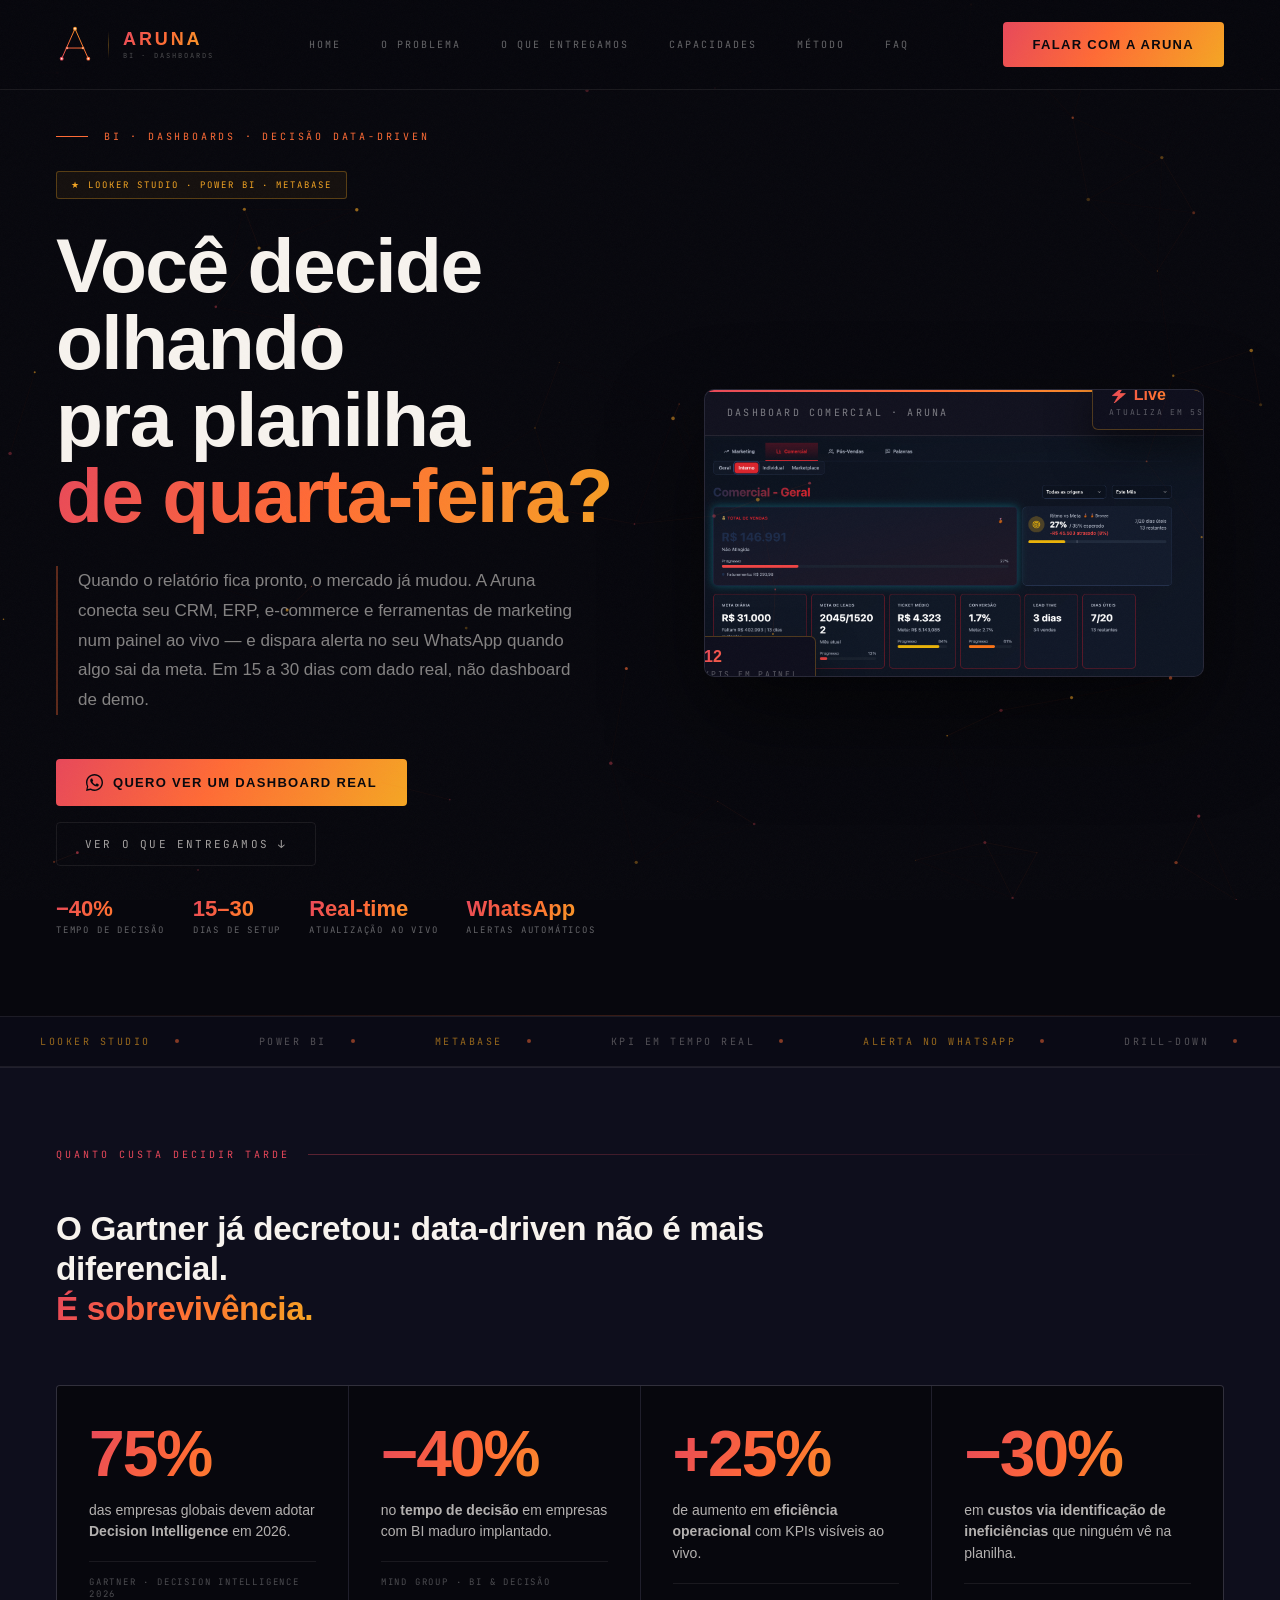
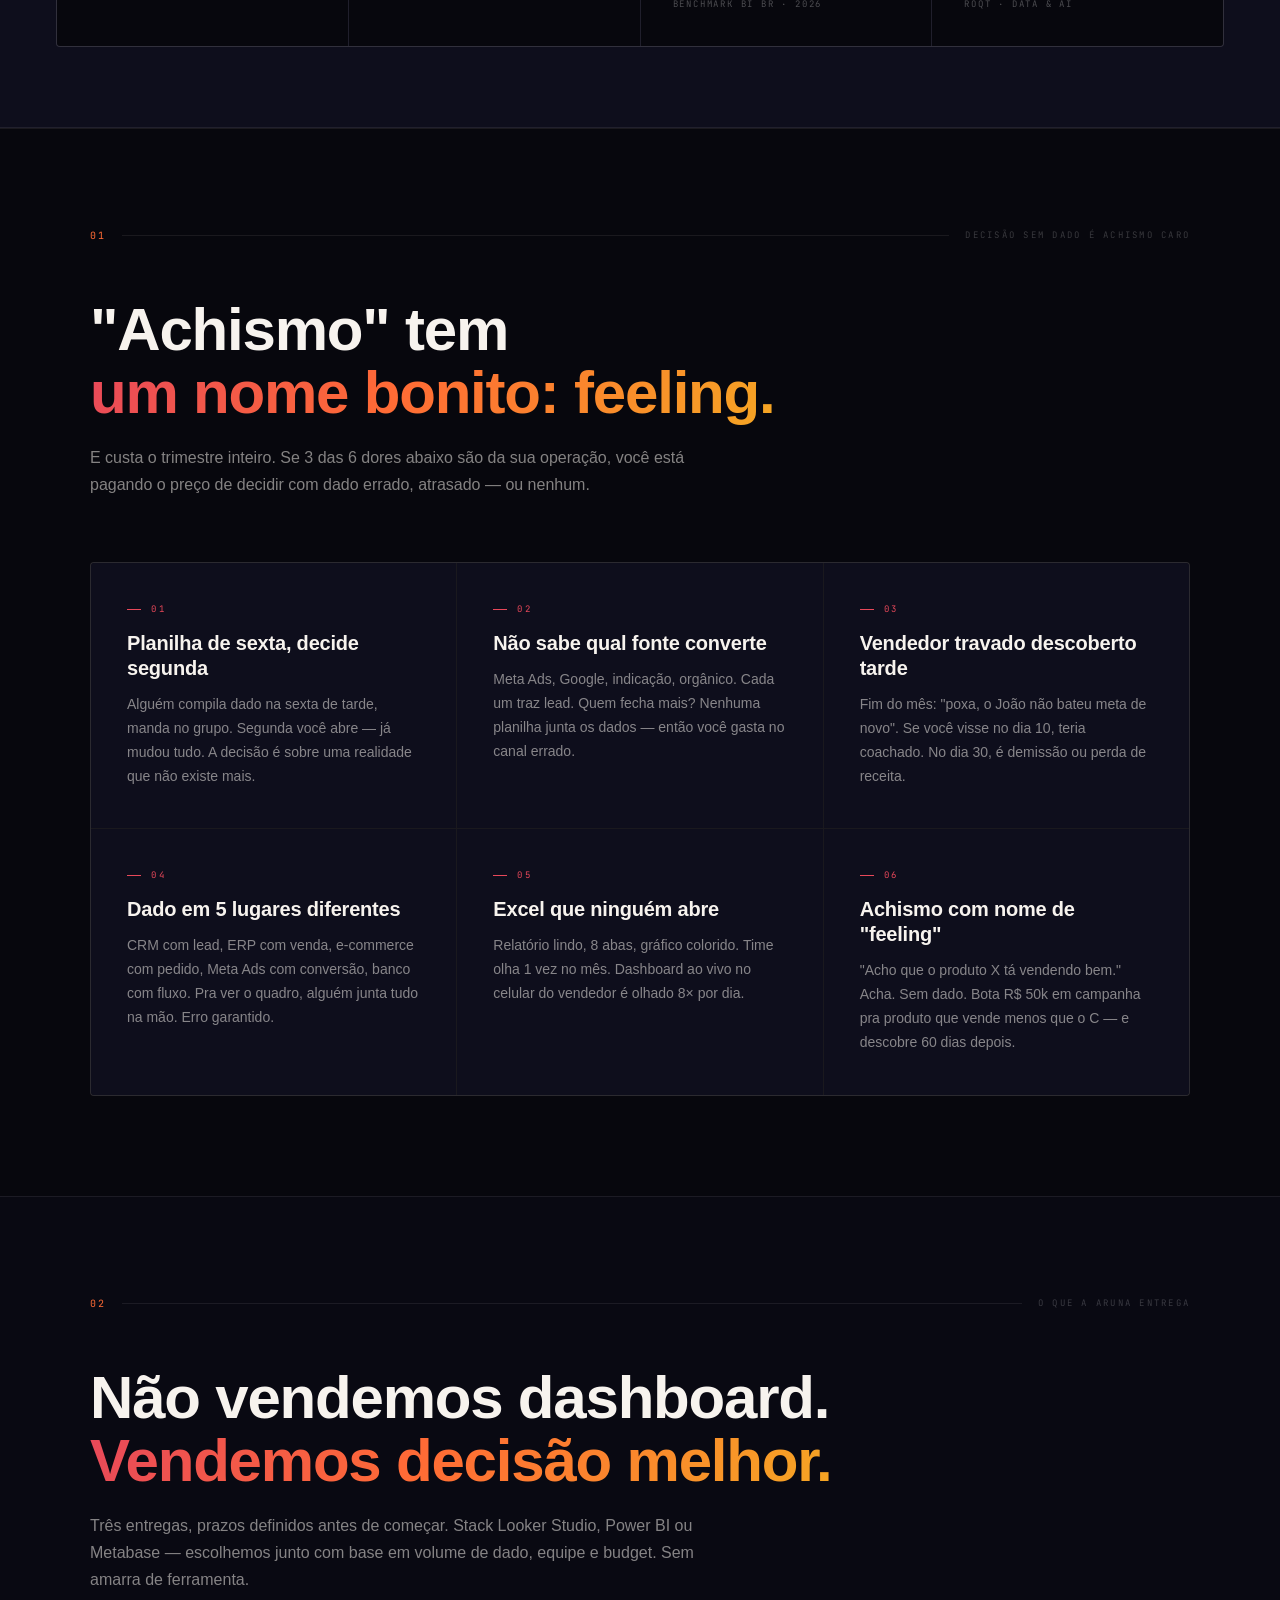
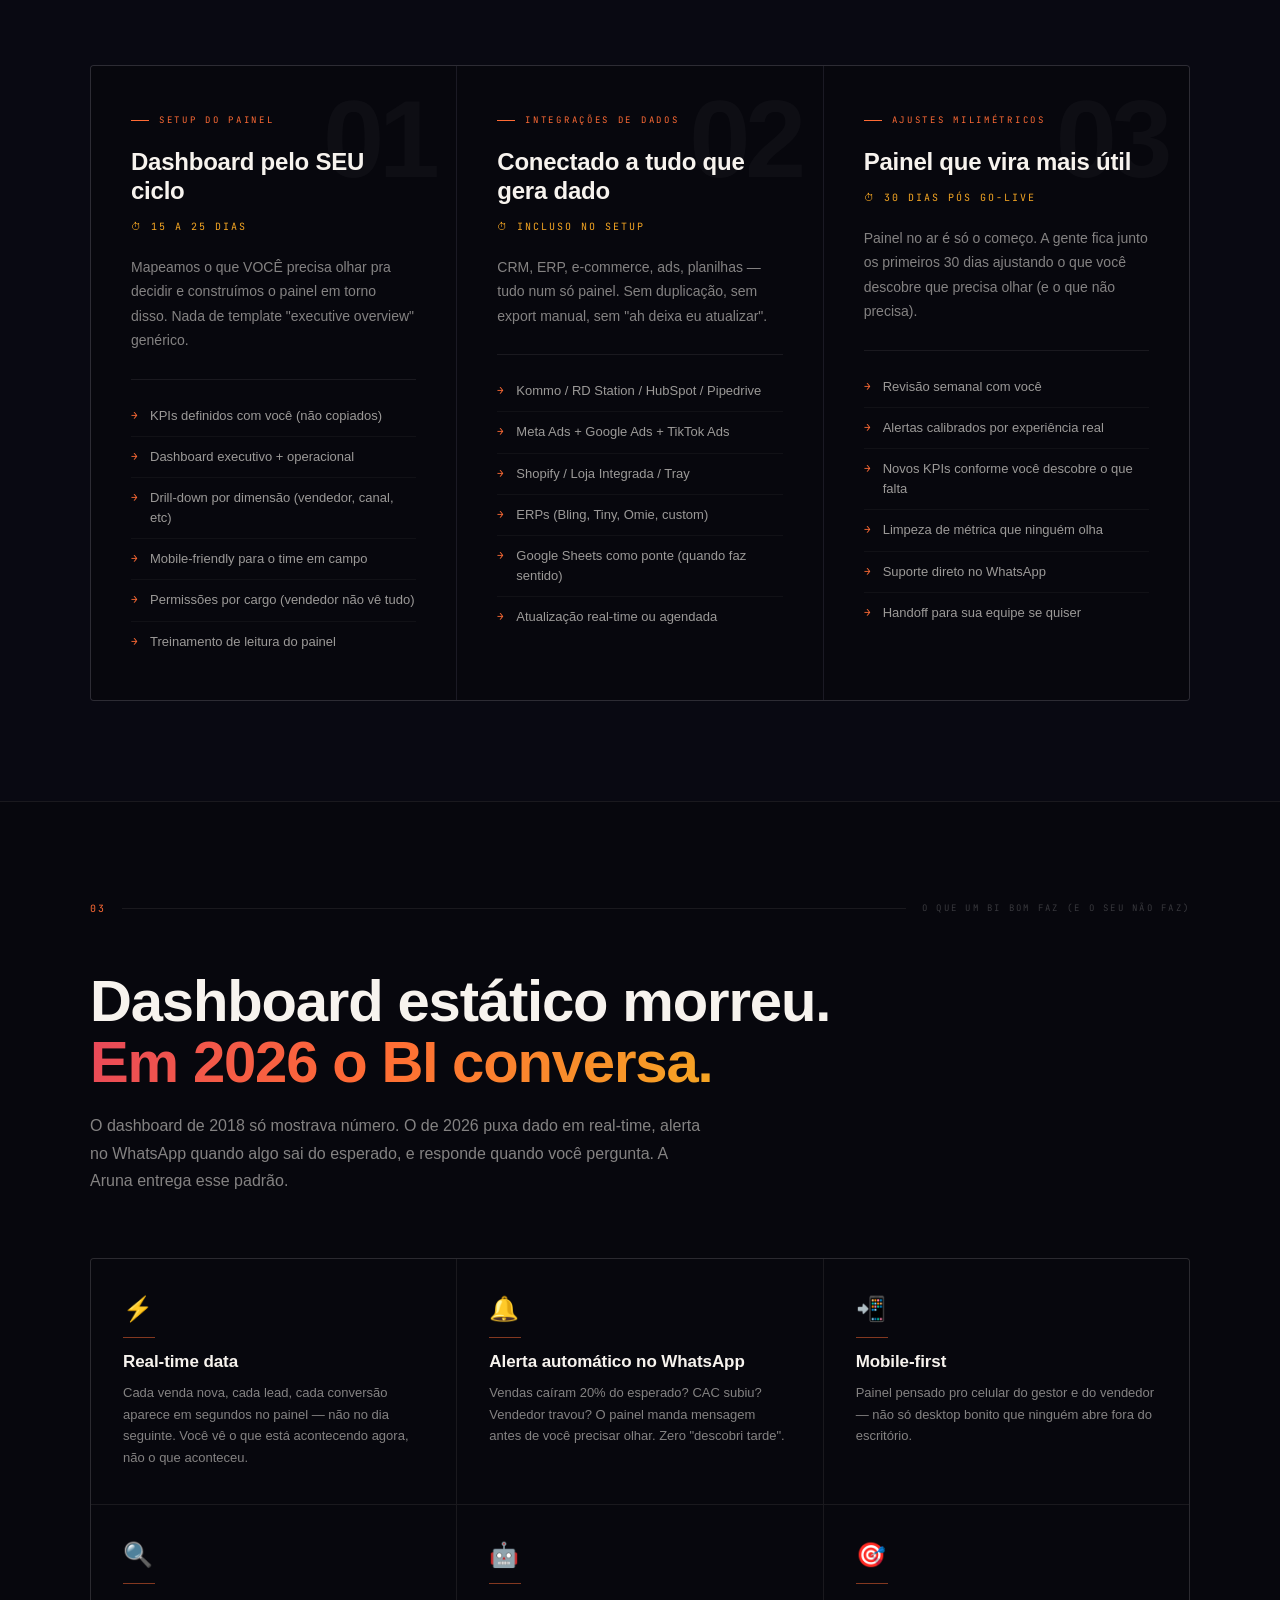
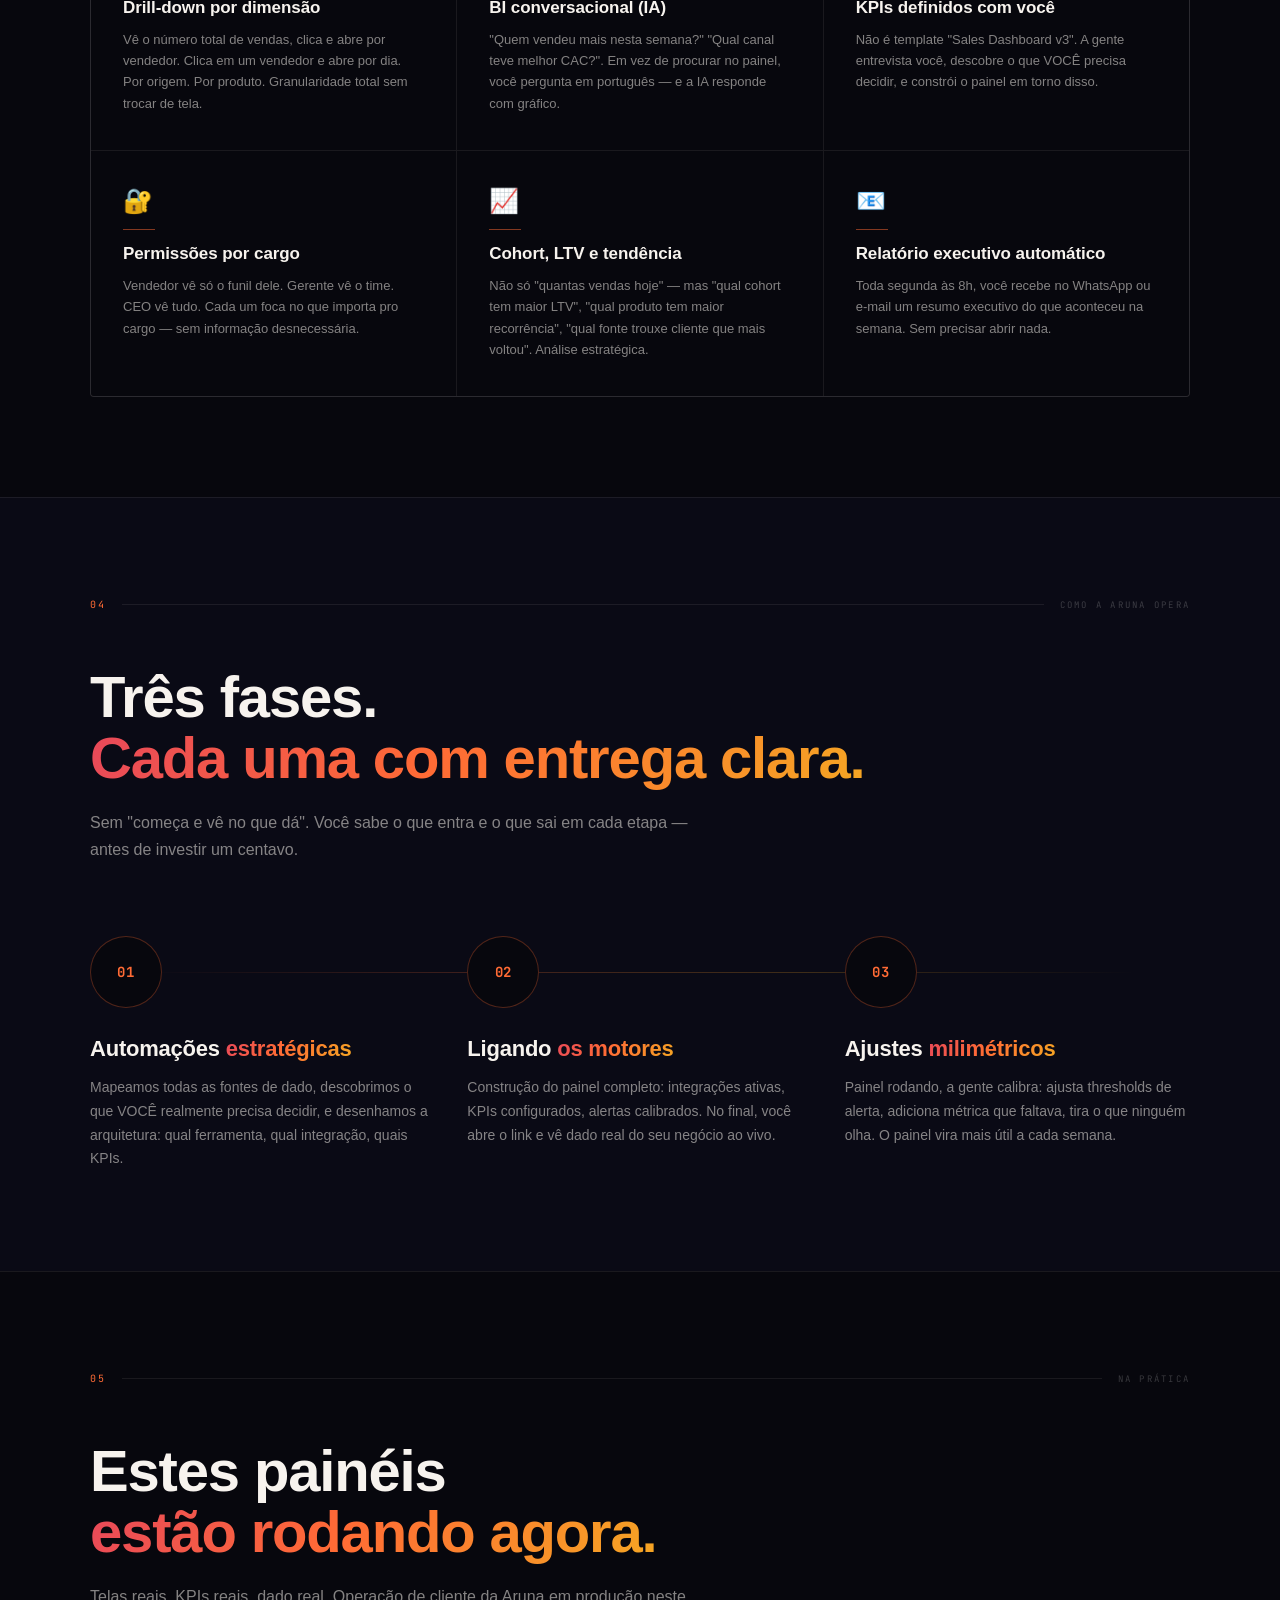
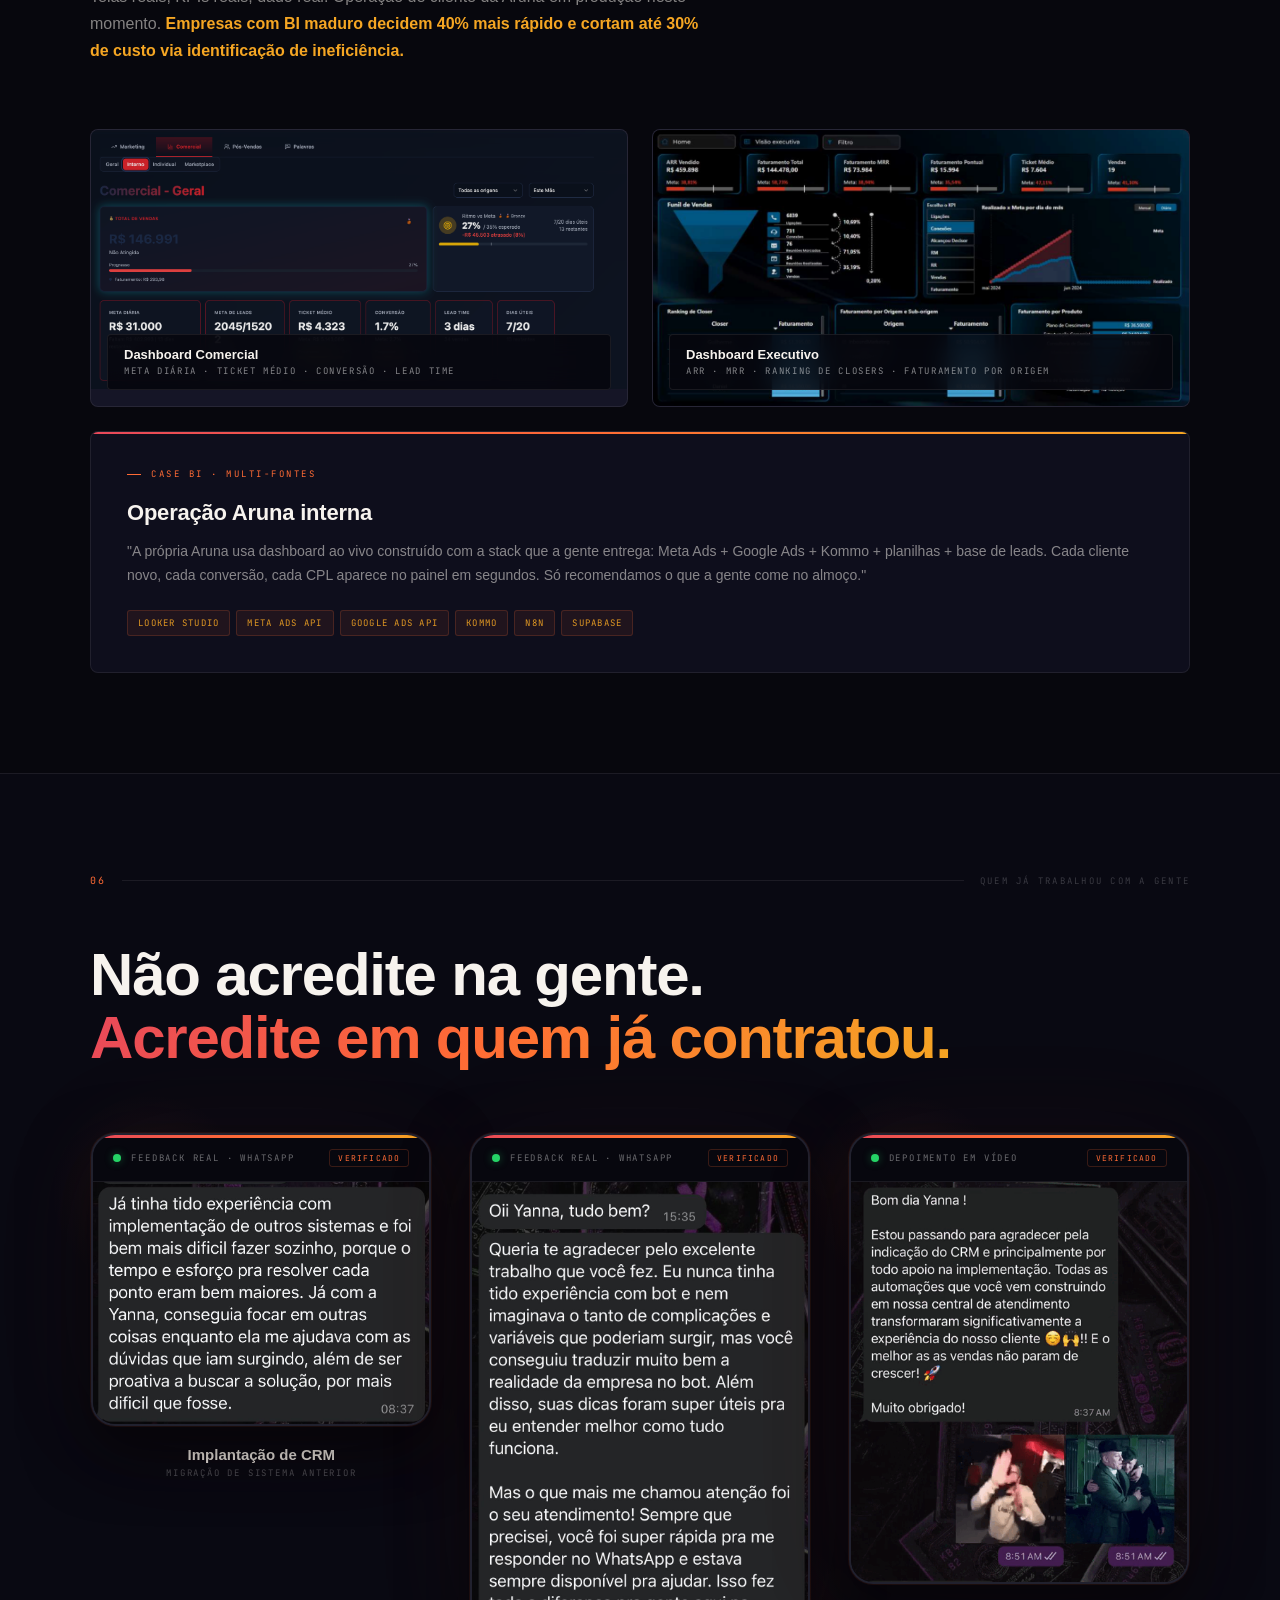
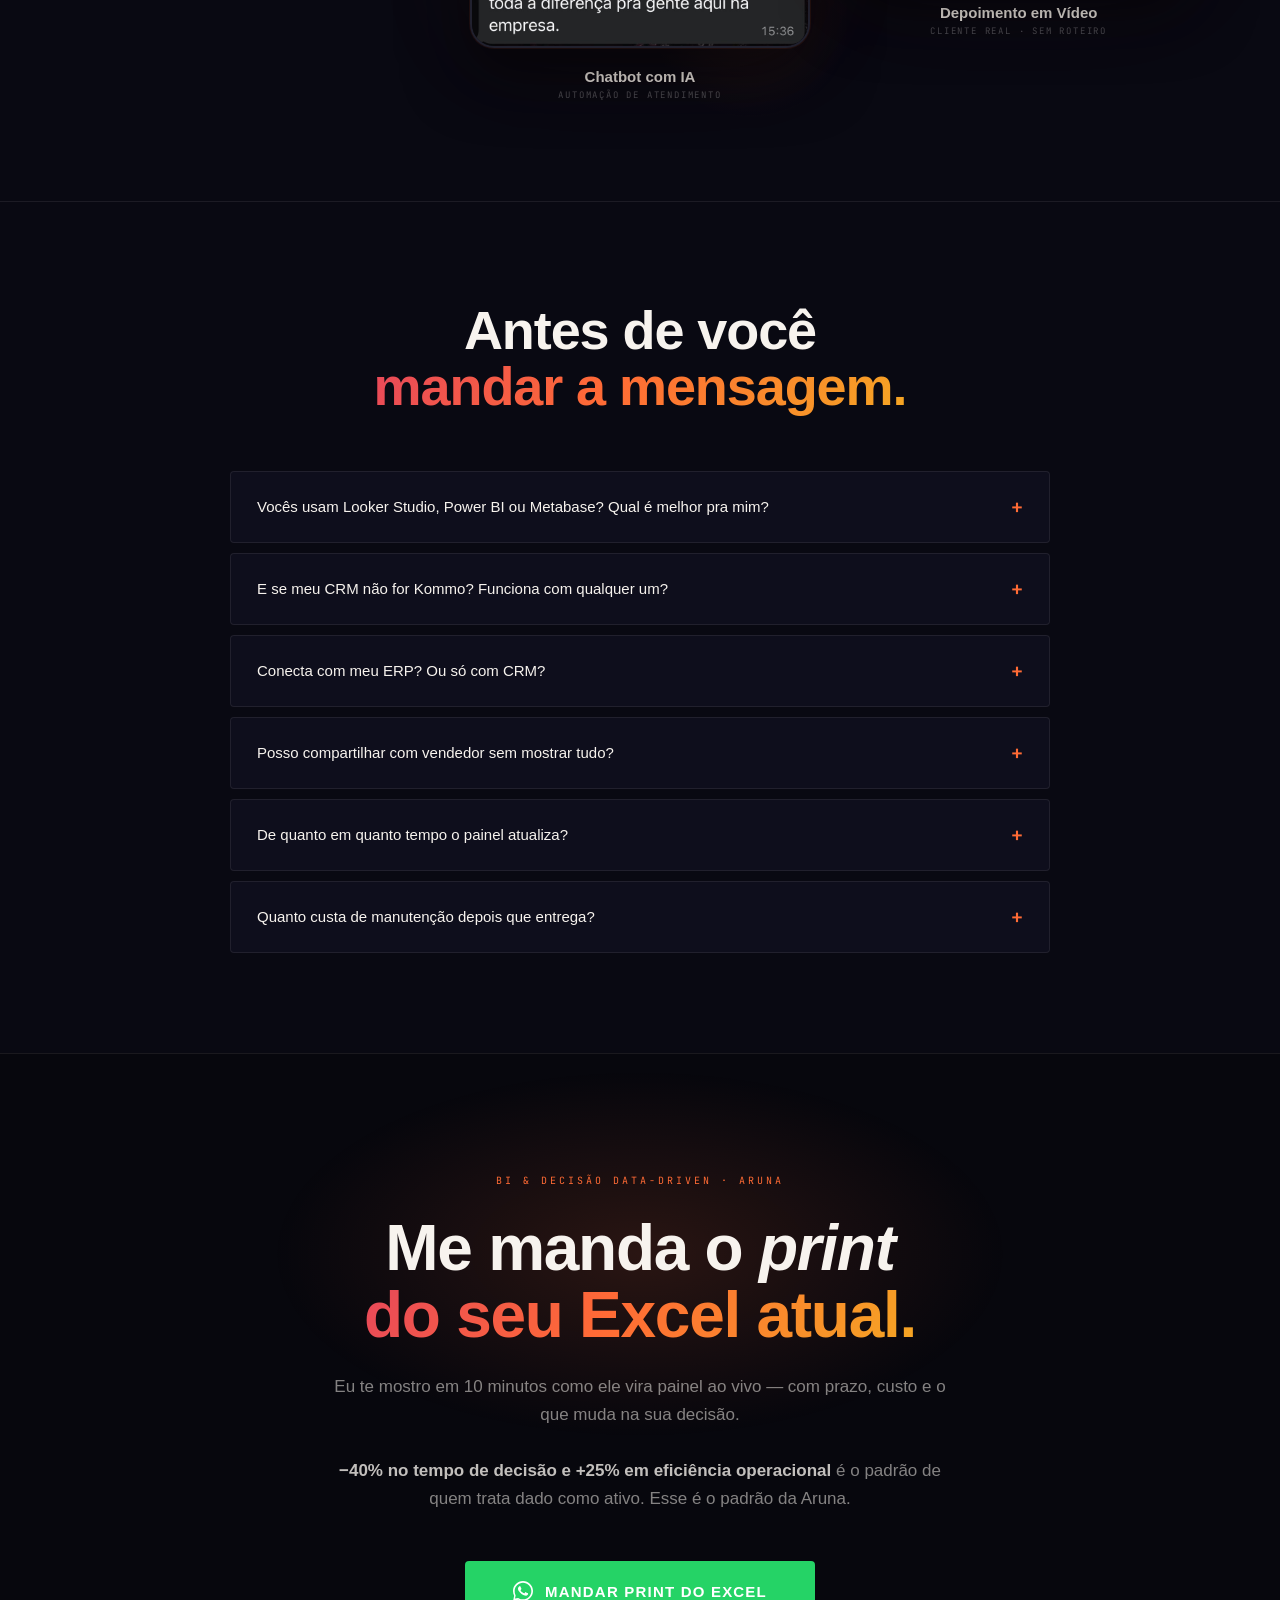
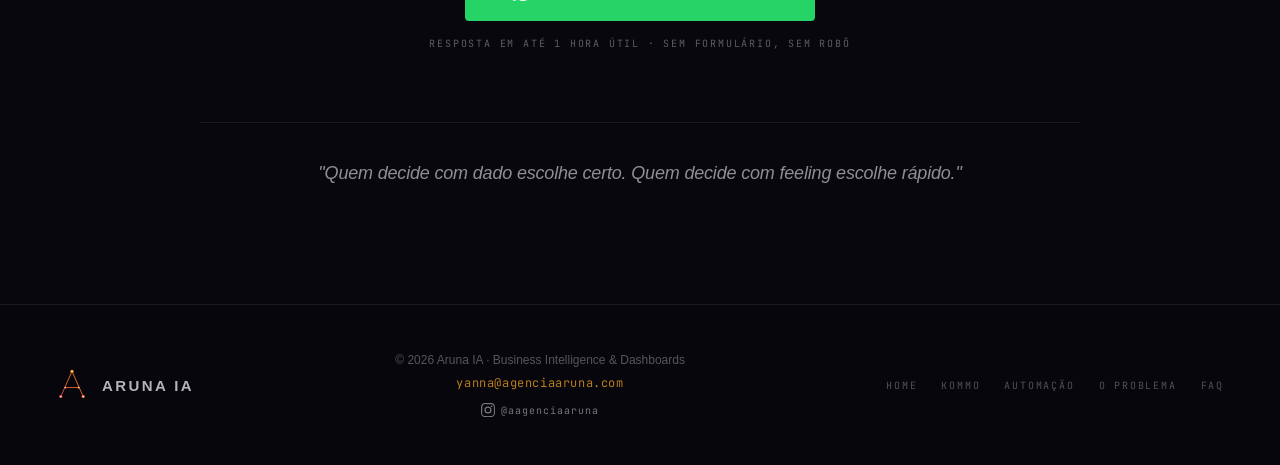
<file: bi/index_v1_pre_motion3_2026-05-02.html>
<!DOCTYPE html>
<html lang="pt-BR">
<head>
  <meta charset="UTF-8">
  <meta name="viewport" content="width=device-width, initial-scale=1.0">
  <title>BI &amp; Dashboards pela Aruna — Decisão data-driven em tempo real</title>
  <meta name="description" content="Aruna conecta CRM, ERP e e-commerce em painel ao vivo. Looker Studio, Power BI, Metabase. Alertas no WhatsApp. Setup em 15 a 30 dias.">
  <link rel="icon" type="image/svg+xml" href="/favicon.svg">
  <meta property="og:type" content="website">
  <meta property="og:url" content="https://agenciaaruna.com/bi/">
  <meta property="og:title" content="BI &amp; Dashboards pela Aruna — decisão em tempo real">
  <meta property="og:description" content="Você decide olhando pra planilha de quarta-feira? A Aruna conecta CRM, ERP e e-commerce em painel ao vivo, com alerta no WhatsApp.">
  <meta property="og:image" content="https://agenciaaruna.com/dashboard-comercial.png">
  <meta property="og:site_name" content="Agência Aruna">
  <meta property="og:locale" content="pt_BR">
  <meta name="twitter:card" content="summary_large_image">
  <!-- Meta Pixel Code -->
  <script>
    !function(f,b,e,v,n,t,s)
    {if(f.fbq)return;n=f.fbq=function(){n.callMethod?
    n.callMethod.apply(n,arguments):n.queue.push(arguments)};
    if(!f._fbq)f._fbq=n;n.push=n;n.loaded=!0;n.version='2.0';
    n.queue=[];t=b.createElement(e);t.async=!0;
    t.src=v;s=b.getElementsByTagName(e)[0];
    s.parentNode.insertBefore(t,s)}(window, document,'script',
    'https://connect.facebook.net/en_US/fbevents.js');
    fbq('init', '805389752641637');
    fbq('track', 'PageView');
  </script>
  <!-- End Meta Pixel Code -->
  <link rel="preconnect" href="https://fonts.googleapis.com">
  <link rel="preconnect" href="https://api.fontshare.com">
  <link href="https://api.fontshare.com/v2/css?f[]=cabinet-grotesk@300,400,500,700,800&display=swap" rel="stylesheet">
  <link href="https://fonts.googleapis.com/css2?family=JetBrains+Mono:wght@400;500;700&display=swap" rel="stylesheet">
  <style>
    *, *::before, *::after { margin: 0; padding: 0; box-sizing: border-box; }
    :root {
      --coral: #E8485A; --orange: #FF6B35; --amber: #F5A623;
      --dark: #07070D; --dark-2: #0E0E1C; --dark-3: #151526;
      --light: #F7F3EE; --muted: rgba(247,243,238,0.52);
      --faint: rgba(247,243,238,0.16); --rule: rgba(247,243,238,0.08);
      --grad: linear-gradient(120deg, var(--coral) 0%, var(--orange) 45%, var(--amber) 100%);
    }
    html { scroll-behavior: smooth; }
    body { background: var(--dark); color: var(--light); font-family: 'Cabinet Grotesk', sans-serif; overflow-x: hidden; }
    body::after { content: ''; position: fixed; inset: 0; z-index: 9999; pointer-events: none; opacity: 0.028; background-image: url("data:image/svg+xml,%3Csvg viewBox='0 0 512 512' xmlns='http://www.w3.org/2000/svg'%3E%3Cfilter id='n'%3E%3CfeTurbulence type='fractalNoise' baseFrequency='0.9' numOctaves='4' stitchTiles='stitch'/%3E%3C/filter%3E%3Crect width='100%25' height='100%25' filter='url(%23n)'/%3E%3C/svg%3E"); background-size: 180px 180px; }
    .grad-text { background: var(--grad); -webkit-background-clip: text; -webkit-text-fill-color: transparent; background-clip: text; }

    .btn-primary { display: inline-flex; align-items: center; gap: 10px; padding: 15px 30px; background: var(--grad); color: var(--dark); font-family: 'Cabinet Grotesk', sans-serif; font-weight: 700; font-size: 13px; letter-spacing: 0.1em; text-transform: uppercase; border: none; border-radius: 4px; cursor: pointer; text-decoration: none; transition: opacity .2s, transform .2s, box-shadow .2s; }
    .btn-primary:hover { opacity: .88; transform: translateY(-2px); box-shadow: 0 16px 40px rgba(255,107,53,.3); }
    .btn-ghost { display: inline-flex; align-items: center; gap: 8px; padding: 14px 28px; background: transparent; color: rgba(247,243,238,.65); font-family: 'JetBrains Mono', monospace; font-weight: 400; font-size: 11px; letter-spacing: 0.2em; text-transform: uppercase; border: 1px solid var(--rule); border-radius: 4px; cursor: pointer; text-decoration: none; transition: border-color .2s, color .2s; }
    .btn-ghost:hover { border-color: rgba(255,107,53,.4); color: var(--light); }
    .btn-whatsapp { display: inline-flex; align-items: center; gap: 12px; padding: 20px 48px; background: #25D366; color: #fff; font-family: 'Cabinet Grotesk', sans-serif; font-weight: 700; font-size: 15px; letter-spacing: 0.08em; text-transform: uppercase; border: none; border-radius: 4px; cursor: pointer; text-decoration: none; transition: opacity .2s, transform .2s, box-shadow .2s; }
    .btn-whatsapp:hover { opacity: .9; transform: translateY(-2px); box-shadow: 0 16px 48px rgba(37,211,102,.3); }
    .btn-whatsapp svg { width: 20px; height: 20px; fill: #fff; flex-shrink: 0; }

    #constellation-canvas { position: fixed; inset: 0; z-index: 50; pointer-events: none; opacity: 1; }

    nav { position: fixed; top: 0; left: 0; right: 0; z-index: 100; padding: 22px 56px; display: flex; align-items: center; justify-content: space-between; backdrop-filter: blur(24px); -webkit-backdrop-filter: blur(24px); background: rgba(7,7,13,.75); border-bottom: 1px solid var(--rule); transition: padding .3s; }
    nav.scrolled { padding: 15px 56px; }
    .nav-logo { display: flex; align-items: center; gap: 14px; text-decoration: none; }
    .nav-logo svg { width: 38px; height: 38px; }
    .nav-divider { width: 1px; height: 28px; background: linear-gradient(180deg, transparent, rgba(245,166,35,.3), transparent); }
    .nav-wordmark { display: flex; flex-direction: column; gap: 3px; }
    .nav-name { font-weight: 700; font-size: 18px; letter-spacing: .16em; line-height: 1; background: var(--grad); -webkit-background-clip: text; -webkit-text-fill-color: transparent; background-clip: text; }
    .nav-tag { font-family: 'JetBrains Mono', monospace; font-size: 7px; letter-spacing: .3em; color: rgba(255,255,255,.28); text-transform: uppercase; }
    .nav-links { display: flex; align-items: center; gap: 40px; }
    .nav-links a { font-family: 'JetBrains Mono', monospace; font-size: 10px; letter-spacing: .2em; text-transform: uppercase; color: rgba(255,255,255,.38); text-decoration: none; transition: color .2s; }
    .nav-links a:hover, .nav-links a.active { color: var(--amber); }

    .hero { position: relative; z-index: 1; min-height: 100vh; display: grid; grid-template-columns: 1fr 540px; gap: 0; align-items: center; padding: 130px 56px 80px; overflow: hidden; }
    .hero::before { content: ''; position: absolute; bottom: 0; left: 0; right: 0; height: 1px; background: linear-gradient(90deg, transparent, rgba(255,107,53,.2), transparent); }
    .hero-left { padding-right: 48px; display: flex; flex-direction: column; gap: 0; }
    .hero-kicker { display: flex; align-items: center; gap: 16px; margin-bottom: 28px; animation: fadeUp .7s both; }
    .hero-kicker-line { width: 32px; height: 1px; background: var(--orange); }
    .hero-kicker-text { font-family: 'JetBrains Mono', monospace; font-size: 10px; letter-spacing: .28em; text-transform: uppercase; color: var(--orange); }
    .hero-partner-tag { display: inline-flex; align-items: center; gap: 10px; padding: 7px 14px; border: 1px solid rgba(245,166,35,.3); border-radius: 3px; background: rgba(245,166,35,.06); font-family: 'JetBrains Mono', monospace; font-size: 9px; letter-spacing: .22em; text-transform: uppercase; color: var(--amber); margin-bottom: 28px; width: max-content; animation: fadeUp .7s .05s both; }
    .hero-title { font-size: clamp(46px, 6vw, 80px); font-weight: 700; line-height: 1.0; letter-spacing: -0.02em; margin-bottom: 32px; animation: fadeUp .7s .12s both; }
    .hero-title em { font-style: normal; display: block; background: var(--grad); -webkit-background-clip: text; -webkit-text-fill-color: transparent; background-clip: text; }
    .hero-sub { font-size: 17px; font-weight: 400; line-height: 1.75; color: var(--muted); max-width: 520px; margin-bottom: 44px; border-left: 2px solid rgba(255,107,53,.35); padding-left: 20px; animation: fadeUp .7s .24s both; }
    .hero-cta { display: flex; align-items: center; gap: 16px; flex-wrap: wrap; animation: fadeUp .7s .36s both; }
    .hero-trust { margin-top: 32px; display: flex; gap: 28px; flex-wrap: wrap; animation: fadeUp .7s .48s both; }
    .hero-trust-item { display: flex; flex-direction: column; gap: 4px; }
    .hero-trust-val { font-size: 22px; font-weight: 700; line-height: 1; background: var(--grad); -webkit-background-clip: text; -webkit-text-fill-color: transparent; background-clip: text; }
    .hero-trust-lab { font-family: 'JetBrains Mono', monospace; font-size: 9px; letter-spacing: .2em; text-transform: uppercase; color: rgba(255,255,255,.38); }

    .hero-right { position: relative; display: flex; align-items: center; justify-content: center; animation: fadeIn 1.2s .5s both; }
    .dash-mock { width: 100%; max-width: 500px; border-radius: 10px; background: var(--dark-3); border: 1px solid rgba(255,255,255,.08); box-shadow: 0 40px 90px rgba(0,0,0,.6); overflow: hidden; position: relative; }
    .dash-mock::before { content: ''; position: absolute; top: 0; left: 0; right: 0; height: 2px; background: var(--grad); }
    .dash-mock-header { display: flex; align-items: center; justify-content: space-between; padding: 16px 22px; border-bottom: 1px solid var(--rule); background: rgba(0,0,0,.2); }
    .dash-mock-title { font-family: 'JetBrains Mono', monospace; font-size: 10px; letter-spacing: .22em; color: rgba(255,255,255,.45); text-transform: uppercase; }
    .dash-live { display: inline-flex; align-items: center; gap: 6px; }
    .dash-live-dot { width: 7px; height: 7px; border-radius: 50%; background: #4ADE80; box-shadow: 0 0 12px #4ADE80; animation: pulse 1.6s ease-in-out infinite; }
    @keyframes pulse { 0%, 100% { opacity: 1; } 50% { opacity: .35; } }
    .dash-live-text { font-family: 'JetBrains Mono', monospace; font-size: 8.5px; color: #4ADE80; letter-spacing: .2em; text-transform: uppercase; }
    .dash-mock img { width: 100%; height: auto; display: block; }
    .dash-float-badge { position: absolute; padding: 12px 16px; background: var(--dark-2); border: 1px solid rgba(245,166,35,.28); border-radius: 6px; box-shadow: 0 20px 40px rgba(0,0,0,.5); }
    .dash-float-badge .fb-val { font-size: 16px; font-weight: 700; line-height: 1; background: var(--grad); -webkit-background-clip: text; -webkit-text-fill-color: transparent; background-clip: text; }
    .dash-float-badge .fb-lab { font-family: 'JetBrains Mono', monospace; font-size: 8px; letter-spacing: .22em; color: rgba(255,255,255,.32); text-transform: uppercase; margin-top: 4px; }
    .dash-badge-1 { top: -16px; right: -18px; }
    .dash-badge-2 { bottom: -16px; left: -18px; }

    .marquee-strip { position: relative; z-index: 1; border-top: 1px solid var(--rule); border-bottom: 1px solid var(--rule); padding: 18px 0; overflow: hidden; background: rgba(14,14,28,.6); }
    .marquee-track { display: flex; gap: 0; animation: marqueeScroll 32s linear infinite; width: max-content; }
    .marquee-track:hover { animation-play-state: paused; }
    @keyframes marqueeScroll { 0% { transform: translateX(0); } 100% { transform: translateX(-50%); } }
    .marquee-item { display: flex; align-items: center; gap: 24px; padding: 0 40px; font-family: 'JetBrains Mono', monospace; font-size: 10px; letter-spacing: .25em; text-transform: uppercase; color: rgba(247,243,238,.3); white-space: nowrap; }
    .marquee-dot { width: 4px; height: 4px; border-radius: 50%; background: var(--orange); opacity: .5; flex-shrink: 0; }
    .marquee-item.hi { color: rgba(245,166,35,.6); }

    .stats-belt { padding: 80px 56px; background: var(--dark-2); border-top: 1px solid var(--rule); border-bottom: 1px solid var(--rule); position: relative; z-index: 2; }
    .stats-belt-inner { max-width: 1200px; margin: 0 auto; }
    .stats-belt-head { display: flex; align-items: center; gap: 18px; margin-bottom: 48px; }
    .stats-belt-eyebrow { font-family: 'JetBrains Mono', monospace; font-size: 10px; letter-spacing: .3em; color: var(--coral); text-transform: uppercase; }
    .stats-belt-rule { flex: 1; height: 1px; background: linear-gradient(90deg, rgba(232,72,90,.35), transparent); }
    .stats-belt-title { font-size: clamp(24px, 2.6vw, 34px); font-weight: 700; letter-spacing: -.01em; line-height: 1.2; margin-bottom: 56px; max-width: 780px; }
    .stats-belt-title em { font-style: normal; background: var(--grad); -webkit-background-clip: text; -webkit-text-fill-color: transparent; background-clip: text; }
    .stats-belt-grid { display: grid; grid-template-columns: repeat(4, 1fr); gap: 1px; border: 1px solid var(--rule); border-radius: 4px; overflow: hidden; background: var(--rule); }
    .stat-card { background: var(--dark); padding: 36px 32px; transition: background .3s; position: relative; overflow: hidden; }
    .stat-card::before { content: ''; position: absolute; bottom: 0; left: 0; right: 0; height: 2px; background: var(--grad); transform: scaleX(0); transform-origin: left; transition: transform .4s; }
    .stat-card:hover::before { transform: scaleX(1); }
    .stat-num { font-size: clamp(44px, 5vw, 68px); font-weight: 700; line-height: 1; letter-spacing: -.03em; margin-bottom: 14px; background: var(--grad); -webkit-background-clip: text; -webkit-text-fill-color: transparent; background-clip: text; }
    .stat-desc { font-size: 14px; color: rgba(247,243,238,.72); line-height: 1.55; margin-bottom: 18px; font-weight: 400; }
    .stat-source { font-family: 'JetBrains Mono', monospace; font-size: 9px; letter-spacing: .2em; color: rgba(255,255,255,.28); text-transform: uppercase; padding-top: 14px; border-top: 1px solid var(--rule); }

    section { position: relative; z-index: 2; }
    .section-label { display: flex; align-items: center; gap: 16px; margin-bottom: 56px; }
    .section-label-num { font-family: 'JetBrains Mono', monospace; font-size: 10px; letter-spacing: .2em; color: var(--orange); text-transform: uppercase; }
    .section-label-rule { flex: 1; height: 1px; background: var(--rule); }
    .section-label-tag { font-family: 'JetBrains Mono', monospace; font-size: 9px; letter-spacing: .25em; color: rgba(255,255,255,.2); text-transform: uppercase; }

    .problema { padding: 100px 56px; border-top: 1px solid var(--rule); }
    .problema-inner { max-width: 1100px; margin: 0 auto; }
    .problema-head { margin-bottom: 64px; max-width: 780px; }
    .problema-title { font-size: clamp(36px, 5vw, 60px); font-weight: 700; line-height: 1.05; letter-spacing: -0.02em; }
    .problema-sub { margin-top: 20px; font-size: 16px; color: var(--muted); max-width: 620px; line-height: 1.7; }
    .problema-grid { display: grid; grid-template-columns: repeat(3, 1fr); gap: 1px; border: 1px solid var(--rule); border-radius: 4px; overflow: hidden; background: var(--rule); }
    .problema-card { background: var(--dark-2); padding: 40px 36px; position: relative; overflow: hidden; transition: background .3s; }
    .problema-card:hover { background: rgba(21,21,38,.95); }
    .problema-card-num { font-family: 'JetBrains Mono', monospace; font-size: 9px; letter-spacing: .28em; color: var(--coral); text-transform: uppercase; margin-bottom: 16px; display: flex; align-items: center; gap: 10px; }
    .problema-card-num::before { content: ''; display: block; width: 14px; height: 1px; background: var(--coral); }
    .problema-card-title { font-size: 20px; font-weight: 700; line-height: 1.25; margin-bottom: 12px; letter-spacing: -.01em; }
    .problema-card-desc { font-size: 14px; color: var(--muted); line-height: 1.7; }

    .solucao { padding: 100px 56px; border-top: 1px solid var(--rule); background: rgba(14,14,28,.4); }
    .solucao-inner { max-width: 1100px; margin: 0 auto; }
    .solucao-head { margin-bottom: 72px; max-width: 780px; }
    .solucao-title { font-size: clamp(36px, 5vw, 60px); font-weight: 700; line-height: 1.05; letter-spacing: -0.02em; }
    .solucao-sub { margin-top: 20px; font-size: 16px; color: var(--muted); max-width: 620px; line-height: 1.7; }
    .solucao-grid { display: grid; grid-template-columns: repeat(3, 1fr); gap: 1px; border: 1px solid var(--rule); border-radius: 4px; overflow: hidden; background: var(--rule); }
    .sol-card { background: var(--dark); padding: 48px 40px; position: relative; overflow: hidden; transition: background .3s; }
    .sol-card::before { content: ''; position: absolute; top: 0; left: 0; right: 0; height: 2px; background: var(--grad); transform: scaleX(0); transform-origin: left; transition: transform .4s; }
    .sol-card:hover::before { transform: scaleX(1); }
    .sol-big-num { font-family: 'Cabinet Grotesk', sans-serif; font-size: 110px; font-weight: 700; line-height: 1; color: rgba(255,255,255,.03); position: absolute; top: 18px; right: 22px; letter-spacing: -.05em; pointer-events: none; user-select: none; }
    .sol-label { font-family: 'JetBrains Mono', monospace; font-size: 9px; letter-spacing: .3em; text-transform: uppercase; color: var(--orange); margin-bottom: 22px; display: flex; align-items: center; gap: 10px; }
    .sol-label::before { content: ''; display: block; width: 18px; height: 1px; background: var(--orange); }
    .sol-title { font-size: 24px; font-weight: 700; letter-spacing: -.01em; line-height: 1.2; margin-bottom: 14px; }
    .sol-prazo { font-family: 'JetBrains Mono', monospace; font-size: 10px; letter-spacing: .2em; color: var(--amber); margin-bottom: 22px; text-transform: uppercase; }
    .sol-desc { font-size: 14px; color: var(--muted); line-height: 1.75; margin-bottom: 26px; border-bottom: 1px solid var(--rule); padding-bottom: 26px; }
    .sol-items { list-style: none; display: flex; flex-direction: column; gap: 10px; }
    .sol-items li { display: flex; align-items: flex-start; gap: 12px; font-size: 13px; color: rgba(247,243,238,.62); line-height: 1.55; padding-bottom: 10px; border-bottom: 1px solid rgba(255,255,255,.04); }
    .sol-items li:last-child { border-bottom: none; padding-bottom: 0; }
    .sol-items li .arrow { color: var(--orange); flex-shrink: 0; font-size: 11px; margin-top: 1px; font-family: 'JetBrains Mono', monospace; }

    .features { padding: 100px 56px; border-top: 1px solid var(--rule); }
    .features-inner { max-width: 1100px; margin: 0 auto; }
    .features-head { margin-bottom: 64px; max-width: 780px; }
    .features-title { font-size: clamp(36px, 5vw, 58px); font-weight: 700; line-height: 1.05; letter-spacing: -0.02em; }
    .features-sub { margin-top: 20px; font-size: 16px; color: var(--muted); max-width: 620px; line-height: 1.7; }
    .features-grid { display: grid; grid-template-columns: repeat(3, 1fr); gap: 1px; border: 1px solid var(--rule); border-radius: 4px; overflow: hidden; background: var(--rule); }
    .feat-card { background: var(--dark); padding: 36px 32px; position: relative; transition: background .3s; }
    .feat-card:hover { background: rgba(14,14,28,.98); }
    .feat-icon { font-size: 24px; margin-bottom: 14px; display: block; }
    .feat-rule { width: 32px; height: 1px; background: var(--orange); margin-bottom: 14px; opacity: .5; }
    .feat-title { font-size: 17px; font-weight: 700; letter-spacing: -.005em; margin-bottom: 10px; line-height: 1.2; }
    .feat-desc { font-size: 13px; color: var(--muted); line-height: 1.65; }

    .metodo { padding: 100px 56px; border-top: 1px solid var(--rule); background: rgba(14,14,28,.6); }
    .metodo-inner { max-width: 1100px; margin: 0 auto; }
    .metodo-head { margin-bottom: 72px; max-width: 780px; }
    .metodo-title { font-size: clamp(36px, 5vw, 58px); font-weight: 700; line-height: 1.05; letter-spacing: -0.02em; }
    .metodo-sub { margin-top: 20px; font-size: 16px; color: var(--muted); max-width: 620px; line-height: 1.7; }
    .metodo-steps { display: grid; grid-template-columns: repeat(3, 1fr); gap: 32px; position: relative; }
    .metodo-steps::before { content: ''; position: absolute; top: 36px; left: 5%; right: 5%; height: 1px; background: linear-gradient(90deg, transparent, rgba(255,107,53,.22), rgba(245,166,35,.22), transparent); }
    .met-step { position: relative; padding-top: 0; }
    .met-step-num { display: flex; align-items: center; justify-content: center; width: 72px; height: 72px; border-radius: 50%; background: var(--dark); border: 1px solid rgba(255,107,53,.3); font-family: 'JetBrains Mono', monospace; font-size: 14px; font-weight: 700; color: var(--orange); letter-spacing: .05em; margin-bottom: 28px; position: relative; z-index: 2; }
    .met-step-title { font-size: 22px; font-weight: 700; line-height: 1.2; margin-bottom: 14px; letter-spacing: -.01em; }
    .met-step-title em { font-style: normal; background: var(--grad); -webkit-background-clip: text; -webkit-text-fill-color: transparent; background-clip: text; }
    .met-step-desc { font-size: 14px; color: var(--muted); line-height: 1.7; }

    .prova { padding: 100px 56px; border-top: 1px solid var(--rule); }
    .prova-inner { max-width: 1100px; margin: 0 auto; }
    .prova-head { margin-bottom: 64px; max-width: 780px; }
    .prova-title { font-size: clamp(36px, 5vw, 58px); font-weight: 700; line-height: 1.05; letter-spacing: -0.02em; }
    .prova-sub { margin-top: 20px; font-size: 16px; color: var(--muted); max-width: 620px; line-height: 1.7; }
    .prova-grid { display: grid; grid-template-columns: 1fr 1fr; gap: 24px; margin-bottom: 24px; }
    .prova-shot { position: relative; border-radius: 8px; overflow: hidden; background: var(--dark-3); border: 1px solid var(--rule); }
    .prova-shot img { width: 100%; height: auto; display: block; filter: brightness(.92); }
    .prova-shot-label { position: absolute; bottom: 16px; left: 16px; right: 16px; background: rgba(7,7,13,.85); backdrop-filter: blur(12px); padding: 12px 16px; border-radius: 4px; border: 1px solid var(--rule); }
    .prova-shot-label .psl-title { font-size: 13px; font-weight: 700; color: var(--light); margin-bottom: 3px; }
    .prova-shot-label .psl-desc { font-family: 'JetBrains Mono', monospace; font-size: 9px; letter-spacing: .18em; color: rgba(255,255,255,.5); text-transform: uppercase; }
    .prova-case { display: flex; flex-direction: column; padding: 36px; background: var(--dark-2); border: 1px solid var(--rule); border-radius: 8px; position: relative; overflow: hidden; }
    .prova-case::before { content: ''; position: absolute; top: 0; left: 0; right: 0; height: 2px; background: var(--grad); }
    .case-tag { font-family: 'JetBrains Mono', monospace; font-size: 9px; letter-spacing: .28em; color: var(--orange); text-transform: uppercase; margin-bottom: 20px; display: flex; align-items: center; gap: 10px; }
    .case-tag::before { content: ''; display: block; width: 14px; height: 1px; background: var(--orange); }
    .case-cliente { font-size: 22px; font-weight: 700; margin-bottom: 14px; letter-spacing: -.01em; }
    .case-quote { font-size: 14px; color: var(--muted); line-height: 1.7; margin-bottom: 22px; }
    .case-stack { display: flex; flex-wrap: wrap; gap: 6px; margin-top: auto; }
    .case-stack span { font-family: 'JetBrains Mono', monospace; font-size: 9px; letter-spacing: .14em; padding: 6px 10px; background: rgba(255,107,53,.08); border: 1px solid rgba(255,107,53,.18); color: rgba(245,166,35,.9); border-radius: 3px; text-transform: uppercase; }

    .faq { padding: 100px 56px; border-top: 1px solid var(--rule); background: rgba(14,14,28,.4); }
    .faq-inner { max-width: 820px; margin: 0 auto; }
    .faq-head { margin-bottom: 56px; text-align: center; }
    .faq-title { font-size: clamp(36px, 5vw, 54px); font-weight: 700; line-height: 1.05; letter-spacing: -0.02em; }
    .faq-list { display: flex; flex-direction: column; gap: 10px; }
    .faq-item { border: 1px solid var(--rule); border-radius: 4px; overflow: hidden; background: var(--dark-2); transition: border-color .2s; }
    .faq-item.open { border-color: rgba(255,107,53,.28); }
    .faq-question { width: 100%; display: flex; align-items: center; justify-content: space-between; padding: 22px 26px; background: transparent; border: none; font-family: 'Cabinet Grotesk', sans-serif; font-size: 15px; font-weight: 500; color: var(--light); text-align: left; cursor: pointer; }
    .faq-arrow { color: var(--orange); font-size: 20px; transition: transform .3s; font-family: 'JetBrains Mono', monospace; }
    .faq-item.open .faq-arrow { transform: rotate(45deg); }
    .faq-answer { max-height: 0; overflow: hidden; transition: max-height .4s; }
    .faq-item.open .faq-answer { max-height: 500px; }
    .faq-answer-inner { padding: 0 26px 22px; font-size: 14px; color: var(--muted); line-height: 1.75; }

    .cta-section { padding: 120px 56px; border-top: 1px solid var(--rule); position: relative; overflow: hidden; text-align: center; }
    .cta-glow { position: absolute; top: 0; left: 50%; transform: translateX(-50%); width: 800px; height: 400px; background: radial-gradient(ellipse, rgba(255,107,53,.14), transparent 65%); pointer-events: none; }
    .cta-inner { max-width: 880px; margin: 0 auto; position: relative; }
    .cta-eyebrow { font-family: 'JetBrains Mono', monospace; font-size: 10px; letter-spacing: .3em; color: var(--orange); text-transform: uppercase; margin-bottom: 28px; }
    .cta-title { font-size: clamp(38px, 5vw, 66px); font-weight: 700; line-height: 1.05; letter-spacing: -0.02em; margin-bottom: 24px; }
    .cta-sub { font-size: 17px; color: var(--muted); line-height: 1.65; max-width: 620px; margin: 0 auto 48px; }
    .cta-action-note { margin-top: 16px; font-family: 'JetBrains Mono', monospace; font-size: 10px; letter-spacing: .18em; color: rgba(255,255,255,.35); text-transform: uppercase; }
    .cta-signature { margin-top: 72px; padding-top: 40px; border-top: 1px solid var(--rule); font-family: 'Cabinet Grotesk', sans-serif; font-weight: 300; font-style: italic; font-size: 18px; color: rgba(255,255,255,.55); letter-spacing: -.01em; }

    footer { border-top: 1px solid var(--rule); padding: 48px 56px; display: flex; align-items: center; justify-content: space-between; flex-wrap: wrap; gap: 24px; background: rgba(7,7,13,.6); position: relative; z-index: 2; }
    .footer-left { display: flex; align-items: center; gap: 14px; text-decoration: none; }
    .footer-left svg { width: 32px; height: 32px; }
    .footer-name { font-weight: 700; font-size: 15px; letter-spacing: .16em; color: rgba(255,255,255,.7); }
    .footer-center { display: flex; flex-direction: column; gap: 8px; align-items: center; font-size: 12px; }
    .footer-copy { color: rgba(255,255,255,.32); }
    .footer-email { color: rgba(245,166,35,.75); text-decoration: none; font-family: 'JetBrains Mono', monospace; letter-spacing: .05em; }
    .footer-social { display: flex; gap: 16px; margin-top: 4px; }
    .footer-social a { display: flex; align-items: center; gap: 6px; font-family: 'JetBrains Mono', monospace; font-size: 10px; color: rgba(255,255,255,.45); text-decoration: none; letter-spacing: .1em; }
    .footer-social svg { width: 14px; height: 14px; fill: rgba(255,255,255,.45); }
    .footer-links { display: flex; gap: 24px; flex-wrap: wrap; }
    .footer-links a { font-family: 'JetBrains Mono', monospace; font-size: 10px; color: rgba(255,255,255,.3); text-decoration: none; letter-spacing: .18em; text-transform: uppercase; }
    .footer-links a:hover { color: var(--amber); }

    .reveal { opacity: 0; transform: translateY(20px); transition: opacity .7s, transform .7s; }
    .reveal.visible { opacity: 1; transform: translateY(0); }
    .reveal-d1 { transition-delay: .1s; }
    .reveal-d2 { transition-delay: .2s; }
    .reveal-d3 { transition-delay: .3s; }
    .reveal-d4 { transition-delay: .4s; }
    @keyframes fadeUp { from { opacity: 0; transform: translateY(20px); } to { opacity: 1; transform: translateY(0); } }
    @keyframes fadeIn { from { opacity: 0; } to { opacity: 1; } }

    @media (max-width: 960px) {
      .hero { grid-template-columns: 1fr; gap: 48px; padding: 110px 24px 60px; }
      .hero-left { padding-right: 0; }
      .problema, .solucao, .features, .metodo, .prova, .faq, .cta-section, .stats-belt { padding-left: 24px; padding-right: 24px; }
      .problema-grid, .solucao-grid, .features-grid { grid-template-columns: 1fr; }
      .stats-belt-grid { grid-template-columns: repeat(2, 1fr); }
      .metodo-steps { grid-template-columns: 1fr; gap: 48px; }
      .metodo-steps::before { display: none; }
      .prova-grid { grid-template-columns: 1fr; }
      nav { padding: 16px 24px; }
      .nav-links { display: none; }
      footer { padding: 32px 24px; }
    }
    @media (max-width: 560px) {
      .stats-belt-grid { grid-template-columns: 1fr; }
    }

    /* DEPOIMENTOS */
    .testimonials { padding: 100px 56px; border-top: 1px solid var(--rule); background: rgba(14,14,28,0.4); }
    .testimonials-inner { max-width: 1100px; margin: 0 auto; }
    .testimonials-head { margin-bottom: 64px; }
    .testimonials-title { font-size: clamp(36px, 5vw, 60px); font-weight: 700; line-height: 1.05; letter-spacing: -0.02em; }
    .testimonials-grid { display: grid; grid-template-columns: 1fr 1fr 1fr; gap: 36px; align-items: start; }
    .testimonial-card { position: relative; display: flex; flex-direction: column; align-items: center; }
    .testimonial-phone { position: relative; width: 100%; max-width: 340px; border-radius: 24px; overflow: hidden; background: var(--dark-2); border: 2px solid rgba(255,255,255,0.08); box-shadow: 0 0 0 1px rgba(255,107,53,0.08), 0 24px 64px rgba(0,0,0,0.6), 0 0 120px rgba(255,107,53,0.06); transition: transform 0.4s, box-shadow 0.4s; }
    .testimonial-phone:hover { transform: translateY(-6px); box-shadow: 0 0 0 1px rgba(255,107,53,0.15), 0 32px 80px rgba(0,0,0,0.7), 0 0 160px rgba(255,107,53,0.1); }
    .testimonial-phone::before { content: ''; position: absolute; top: 0; left: 0; right: 0; height: 3px; background: var(--grad); z-index: 2; }
    .testimonial-phone-header { padding: 14px 20px; background: rgba(7,7,13,0.9); border-bottom: 1px solid var(--rule); display: flex; align-items: center; gap: 10px; z-index: 1; position: relative; }
    .testimonial-phone-dot { width: 8px; height: 8px; border-radius: 50%; background: #25D366; box-shadow: 0 0 8px rgba(37,211,102,0.4); }
    .testimonial-phone-name { font-family: 'JetBrains Mono', monospace; font-size: 9px; letter-spacing: 0.2em; text-transform: uppercase; color: rgba(255,255,255,0.4); }
    .testimonial-phone-badge { margin-left: auto; font-family: 'JetBrains Mono', monospace; font-size: 8px; letter-spacing: 0.15em; text-transform: uppercase; color: var(--orange); padding: 3px 8px; border: 1px solid rgba(255,107,53,0.2); border-radius: 3px; }
    .testimonial-phone img { width: 100%; height: auto; display: block; }
    .testimonial-label { margin-top: 20px; text-align: center; }
    .testimonial-label-title { font-size: 15px; font-weight: 700; margin-bottom: 4px; }
    .testimonial-label-desc { font-family: 'JetBrains Mono', monospace; font-size: 9px; letter-spacing: 0.2em; color: rgba(255,255,255,0.28); text-transform: uppercase; }
    .testimonial-glow { position: absolute; width: 200px; height: 200px; border-radius: 50%; background: radial-gradient(circle, rgba(255,107,53,0.08) 0%, transparent 70%); pointer-events: none; z-index: -1; }
    .testimonial-glow-1 { top: -40px; left: -40px; }
    .testimonial-glow-2 { bottom: -20px; right: -40px; }
    @media (max-width: 900px) { .testimonials { padding: 80px 32px; } .testimonials-grid { grid-template-columns: 1fr 1fr; gap: 24px; } }
    @media (max-width: 600px) { .testimonials-grid { grid-template-columns: 1fr; } }
  </style>
</head>
<body>
  <canvas id="constellation-canvas"></canvas>

  <!-- NAV -->
  <nav id="nav">
    <a href="/" class="nav-logo">
      <svg viewBox="0 0 100 100" fill="none" xmlns="http://www.w3.org/2000/svg">
        <defs>
          <linearGradient id="ng" x1="16" y1="86" x2="84" y2="6" gradientUnits="userSpaceOnUse">
            <stop offset="0%" stop-color="#E8485A"/><stop offset="45%" stop-color="#FF6B35"/><stop offset="100%" stop-color="#F5A623"/>
          </linearGradient>
        </defs>
        <line x1="50" y1="7" x2="15" y2="86" stroke="url(#ng)" stroke-width="2.6" stroke-linecap="round"/>
        <line x1="50" y1="7" x2="85" y2="86" stroke="url(#ng)" stroke-width="2.6" stroke-linecap="round"/>
        <line x1="29" y1="58" x2="71" y2="58" stroke="url(#ng)" stroke-width="2.6" stroke-linecap="round"/>
        <circle cx="50" cy="7"  r="5"   fill="url(#ng)"/><circle cx="50" cy="7"  r="2.2" fill="#FFF4DE"/>
        <circle cx="15" cy="86" r="5"   fill="url(#ng)"/><circle cx="15" cy="86" r="2.2" fill="#FFF4DE"/>
        <circle cx="85" cy="86" r="5"   fill="url(#ng)"/><circle cx="85" cy="86" r="2.2" fill="#FFF4DE"/>
        <circle cx="29" cy="58" r="3.5" fill="url(#ng)"/><circle cx="29" cy="58" r="1.6" fill="#FFF4DE"/>
        <circle cx="71" cy="58" r="3.5" fill="url(#ng)"/><circle cx="71" cy="58" r="1.6" fill="#FFF4DE"/>
      </svg>
      <div class="nav-divider"></div>
      <div class="nav-wordmark">
        <div class="nav-name">ARUNA</div>
        <div class="nav-tag">BI · Dashboards</div>
      </div>
    </a>
    <div class="nav-links">
      <a href="/">Home</a>
      <a href="#problema">O Problema</a>
      <a href="#solucao">O que entregamos</a>
      <a href="#features">Capacidades</a>
      <a href="#metodo">Método</a>
      <a href="#faq">FAQ</a>
    </div>
    <a href="https://wa.me/5585920033627?text=Ol%C3%A1!%20Vim%20pela%20p%C3%A1gina%20de%20BI%20da%20Aruna" class="btn-primary">Falar com a Aruna</a>
  </nav>

  <!-- HERO -->
  <section class="hero" id="inicio">
    <div class="hero-left">
      <div class="hero-kicker">
        <div class="hero-kicker-line"></div>
        <span class="hero-kicker-text">BI · Dashboards · Decisão Data-Driven</span>
      </div>
      <div class="hero-partner-tag">★ Looker Studio · Power BI · Metabase</div>
      <h1 class="hero-title">
        Você decide olhando<br>
        pra planilha<br>
        <em>de quarta-feira?</em>
      </h1>
      <p class="hero-sub">
        Quando o relatório fica pronto, o mercado já mudou. A Aruna conecta seu CRM, ERP, e-commerce
        e ferramentas de marketing num painel ao vivo — e dispara alerta no seu WhatsApp quando algo
        sai da meta. Em 15 a 30 dias com dado real, não dashboard de demo.
      </p>
      <div class="hero-cta">
        <a href="https://wa.me/5585920033627?text=Quero%20ver%20um%20dashboard%20real%20da%20Aruna" class="btn-primary">
          <svg width="17" height="17" viewBox="0 0 24 24" fill="currentColor"><path d="M17.472 14.382c-.297-.149-1.758-.867-2.03-.967-.273-.099-.471-.148-.67.15-.197.297-.767.966-.94 1.164-.173.199-.347.223-.644.075-.297-.15-1.255-.463-2.39-1.475-.883-.788-1.48-1.761-1.653-2.059-.173-.297-.018-.458.13-.606.134-.133.298-.347.446-.52.149-.174.198-.298.298-.497.099-.198.05-.371-.025-.52-.075-.149-.669-1.612-.916-2.207-.242-.579-.487-.5-.669-.51-.173-.008-.371-.01-.57-.01-.198 0-.52.074-.792.372-.272.297-1.04 1.016-1.04 2.479 0 1.462 1.065 2.875 1.213 3.074.149.198 2.096 3.2 5.077 4.487.709.306 1.262.489 1.694.625.712.227 1.36.195 1.871.118.571-.085 1.758-.719 2.006-1.413.248-.694.248-1.289.173-1.413-.074-.124-.272-.198-.57-.347z"/><path d="M12 0C5.373 0 0 5.373 0 12c0 2.025.507 3.961 1.395 5.658L.057 23.882l6.362-1.312A11.942 11.942 0 0012 24c6.627 0 12-5.373 12-12S18.627 0 12 0zm0 22c-1.947 0-3.764-.528-5.321-1.438l-.38-.226-3.938.812.84-3.847-.249-.396A9.937 9.937 0 012 12C2 6.477 6.477 2 12 2s10 4.477 10 10-4.477 10-10 10z"/></svg>
          Quero ver um dashboard real
        </a>
        <a href="#solucao" class="btn-ghost">Ver o que entregamos ↓</a>
      </div>
      <div class="hero-trust">
        <div class="hero-trust-item">
          <div class="hero-trust-val">−40%</div>
          <div class="hero-trust-lab">tempo de decisão</div>
        </div>
        <div class="hero-trust-item">
          <div class="hero-trust-val">15–30</div>
          <div class="hero-trust-lab">dias de setup</div>
        </div>
        <div class="hero-trust-item">
          <div class="hero-trust-val">Real-time</div>
          <div class="hero-trust-lab">atualização ao vivo</div>
        </div>
        <div class="hero-trust-item">
          <div class="hero-trust-val">WhatsApp</div>
          <div class="hero-trust-lab">alertas automáticos</div>
        </div>
      </div>
    </div>

    <div class="hero-right">
      <div class="dash-mock">
        <div class="dash-mock-header">
          <span class="dash-mock-title">Dashboard Comercial · Aruna</span>
          <div class="dash-live">
            <div class="dash-live-dot"></div>
            <span class="dash-live-text">live</span>
          </div>
        </div>
        <img src="dashboard-comercial.png?v=3" alt="Dashboard comercial real construído pela Aruna com KPIs ao vivo">
        <div class="dash-float-badge dash-badge-1">
          <div class="fb-val">⚡ Live</div>
          <div class="fb-lab">atualiza em 5s</div>
        </div>
        <div class="dash-float-badge dash-badge-2">
          <div class="fb-val">12</div>
          <div class="fb-lab">KPIs em painel</div>
        </div>
      </div>
    </div>
  </section>

  <!-- MARQUEE -->
  <div class="marquee-strip">
    <div class="marquee-track">
      <div class="marquee-item hi">Looker Studio<span class="marquee-dot"></span></div>
      <div class="marquee-item">Power BI<span class="marquee-dot"></span></div>
      <div class="marquee-item hi">Metabase<span class="marquee-dot"></span></div>
      <div class="marquee-item">KPI em tempo real<span class="marquee-dot"></span></div>
      <div class="marquee-item hi">Alerta no WhatsApp<span class="marquee-dot"></span></div>
      <div class="marquee-item">Drill-down<span class="marquee-dot"></span></div>
      <div class="marquee-item hi">Conexão CRM + ERP + Ads<span class="marquee-dot"></span></div>
      <div class="marquee-item">Cohort &amp; LTV<span class="marquee-dot"></span></div>
      <div class="marquee-item hi">Decision Intelligence<span class="marquee-dot"></span></div>
      <div class="marquee-item">Ranking de vendedor<span class="marquee-dot"></span></div>
      <div class="marquee-item hi">Origem de lead<span class="marquee-dot"></span></div>
      <div class="marquee-item">Funil ao vivo<span class="marquee-dot"></span></div>
      <!-- duplicado -->
      <div class="marquee-item hi">Looker Studio<span class="marquee-dot"></span></div>
      <div class="marquee-item">Power BI<span class="marquee-dot"></span></div>
      <div class="marquee-item hi">Metabase<span class="marquee-dot"></span></div>
      <div class="marquee-item">KPI em tempo real<span class="marquee-dot"></span></div>
      <div class="marquee-item hi">Alerta no WhatsApp<span class="marquee-dot"></span></div>
      <div class="marquee-item">Drill-down<span class="marquee-dot"></span></div>
      <div class="marquee-item hi">Conexão CRM + ERP + Ads<span class="marquee-dot"></span></div>
      <div class="marquee-item">Cohort &amp; LTV<span class="marquee-dot"></span></div>
      <div class="marquee-item hi">Decision Intelligence<span class="marquee-dot"></span></div>
      <div class="marquee-item">Ranking de vendedor<span class="marquee-dot"></span></div>
      <div class="marquee-item hi">Origem de lead<span class="marquee-dot"></span></div>
      <div class="marquee-item">Funil ao vivo<span class="marquee-dot"></span></div>
    </div>
  </div>

  <!-- STATS BELT -->
  <section class="stats-belt">
    <div class="stats-belt-inner">
      <div class="stats-belt-head reveal">
        <span class="stats-belt-eyebrow">Quanto custa decidir tarde</span>
        <div class="stats-belt-rule"></div>
      </div>
      <h2 class="stats-belt-title reveal reveal-d1">
        O Gartner já decretou: data-driven não é mais diferencial.<br>
        <em>É sobrevivência.</em>
      </h2>
      <div class="stats-belt-grid">
        <div class="stat-card reveal reveal-d1">
          <div class="stat-num">75%</div>
          <p class="stat-desc">das empresas globais devem adotar <strong>Decision Intelligence</strong> em 2026.</p>
          <div class="stat-source">Gartner · Decision Intelligence 2026</div>
        </div>
        <div class="stat-card reveal reveal-d2">
          <div class="stat-num">−40%</div>
          <p class="stat-desc">no <strong>tempo de decisão</strong> em empresas com BI maduro implantado.</p>
          <div class="stat-source">Mind Group · BI &amp; Decisão</div>
        </div>
        <div class="stat-card reveal reveal-d3">
          <div class="stat-num">+25%</div>
          <p class="stat-desc">de aumento em <strong>eficiência operacional</strong> com KPIs visíveis ao vivo.</p>
          <div class="stat-source">Benchmark BI BR · 2026</div>
        </div>
        <div class="stat-card reveal reveal-d4">
          <div class="stat-num">−30%</div>
          <p class="stat-desc">em <strong>custos via identificação de ineficiências</strong> que ninguém vê na planilha.</p>
          <div class="stat-source">ROQT · Data &amp; AI</div>
        </div>
      </div>
    </div>
  </section>

  <!-- PROBLEMA -->
  <section class="problema" id="problema">
    <div class="problema-inner">
      <div class="section-label reveal">
        <span class="section-label-num">01</span>
        <div class="section-label-rule"></div>
        <span class="section-label-tag">Decisão sem dado é achismo caro</span>
      </div>
      <div class="problema-head reveal reveal-d1">
        <h2 class="problema-title">
          "Achismo" tem<br>
          <span class="grad-text">um nome bonito: feeling.</span>
        </h2>
        <p class="problema-sub">
          E custa o trimestre inteiro. Se 3 das 6 dores abaixo são da sua operação,
          você está pagando o preço de decidir com dado errado, atrasado — ou nenhum.
        </p>
      </div>
      <div class="problema-grid">
        <div class="problema-card reveal reveal-d1">
          <div class="problema-card-num">01</div>
          <h3 class="problema-card-title">Planilha de sexta, decide segunda</h3>
          <p class="problema-card-desc">
            Alguém compila dado na sexta de tarde, manda no grupo. Segunda você abre — já mudou tudo.
            A decisão é sobre uma realidade que não existe mais.
          </p>
        </div>
        <div class="problema-card reveal reveal-d2">
          <div class="problema-card-num">02</div>
          <h3 class="problema-card-title">Não sabe qual fonte converte</h3>
          <p class="problema-card-desc">
            Meta Ads, Google, indicação, orgânico. Cada um traz lead. Quem fecha mais?
            Nenhuma planilha junta os dados — então você gasta no canal errado.
          </p>
        </div>
        <div class="problema-card reveal reveal-d3">
          <div class="problema-card-num">03</div>
          <h3 class="problema-card-title">Vendedor travado descoberto tarde</h3>
          <p class="problema-card-desc">
            Fim do mês: "poxa, o João não bateu meta de novo". Se você visse no dia 10,
            teria coachado. No dia 30, é demissão ou perda de receita.
          </p>
        </div>
        <div class="problema-card reveal reveal-d1">
          <div class="problema-card-num">04</div>
          <h3 class="problema-card-title">Dado em 5 lugares diferentes</h3>
          <p class="problema-card-desc">
            CRM com lead, ERP com venda, e-commerce com pedido, Meta Ads com conversão, banco com fluxo.
            Pra ver o quadro, alguém junta tudo na mão. Erro garantido.
          </p>
        </div>
        <div class="problema-card reveal reveal-d2">
          <div class="problema-card-num">05</div>
          <h3 class="problema-card-title">Excel que ninguém abre</h3>
          <p class="problema-card-desc">
            Relatório lindo, 8 abas, gráfico colorido. Time olha 1 vez no mês.
            Dashboard ao vivo no celular do vendedor é olhado 8× por dia.
          </p>
        </div>
        <div class="problema-card reveal reveal-d3">
          <div class="problema-card-num">06</div>
          <h3 class="problema-card-title">Achismo com nome de "feeling"</h3>
          <p class="problema-card-desc">
            "Acho que o produto X tá vendendo bem." Acha. Sem dado.
            Bota R$ 50k em campanha pra produto que vende menos que o C — e descobre 60 dias depois.
          </p>
        </div>
      </div>
    </div>
  </section>

  <!-- SOLUÇÃO -->
  <section class="solucao" id="solucao">
    <div class="solucao-inner">
      <div class="section-label reveal">
        <span class="section-label-num">02</span>
        <div class="section-label-rule"></div>
        <span class="section-label-tag">O que a Aruna entrega</span>
      </div>
      <div class="solucao-head reveal reveal-d1">
        <h2 class="solucao-title">
          Não vendemos dashboard.<br>
          <span class="grad-text">Vendemos decisão melhor.</span>
        </h2>
        <p class="solucao-sub">
          Três entregas, prazos definidos antes de começar. Stack Looker Studio, Power BI ou Metabase
          — escolhemos junto com base em volume de dado, equipe e budget. Sem amarra de ferramenta.
        </p>
      </div>
      <div class="solucao-grid">
        <div class="sol-card reveal reveal-d1">
          <span class="sol-big-num">01</span>
          <div class="sol-label">Setup do Painel</div>
          <h3 class="sol-title">Dashboard pelo SEU ciclo</h3>
          <div class="sol-prazo">⏱ 15 a 25 dias</div>
          <p class="sol-desc">
            Mapeamos o que VOCÊ precisa olhar pra decidir e construímos o painel
            em torno disso. Nada de template "executive overview" genérico.
          </p>
          <ul class="sol-items">
            <li><span class="arrow">→</span> KPIs definidos com você (não copiados)</li>
            <li><span class="arrow">→</span> Dashboard executivo + operacional</li>
            <li><span class="arrow">→</span> Drill-down por dimensão (vendedor, canal, etc)</li>
            <li><span class="arrow">→</span> Mobile-friendly para o time em campo</li>
            <li><span class="arrow">→</span> Permissões por cargo (vendedor não vê tudo)</li>
            <li><span class="arrow">→</span> Treinamento de leitura do painel</li>
          </ul>
        </div>
        <div class="sol-card reveal reveal-d2">
          <span class="sol-big-num">02</span>
          <div class="sol-label">Integrações de Dados</div>
          <h3 class="sol-title">Conectado a tudo que gera dado</h3>
          <div class="sol-prazo">⏱ Incluso no setup</div>
          <p class="sol-desc">
            CRM, ERP, e-commerce, ads, planilhas — tudo num só painel.
            Sem duplicação, sem export manual, sem "ah deixa eu atualizar".
          </p>
          <ul class="sol-items">
            <li><span class="arrow">→</span> Kommo / RD Station / HubSpot / Pipedrive</li>
            <li><span class="arrow">→</span> Meta Ads + Google Ads + TikTok Ads</li>
            <li><span class="arrow">→</span> Shopify / Loja Integrada / Tray</li>
            <li><span class="arrow">→</span> ERPs (Bling, Tiny, Omie, custom)</li>
            <li><span class="arrow">→</span> Google Sheets como ponte (quando faz sentido)</li>
            <li><span class="arrow">→</span> Atualização real-time ou agendada</li>
          </ul>
        </div>
        <div class="sol-card reveal reveal-d3">
          <span class="sol-big-num">03</span>
          <div class="sol-label">Ajustes Milimétricos</div>
          <h3 class="sol-title">Painel que vira mais útil</h3>
          <div class="sol-prazo">⏱ 30 dias pós go-live</div>
          <p class="sol-desc">
            Painel no ar é só o começo. A gente fica junto os primeiros 30 dias
            ajustando o que você descobre que precisa olhar (e o que não precisa).
          </p>
          <ul class="sol-items">
            <li><span class="arrow">→</span> Revisão semanal com você</li>
            <li><span class="arrow">→</span> Alertas calibrados por experiência real</li>
            <li><span class="arrow">→</span> Novos KPIs conforme você descobre o que falta</li>
            <li><span class="arrow">→</span> Limpeza de métrica que ninguém olha</li>
            <li><span class="arrow">→</span> Suporte direto no WhatsApp</li>
            <li><span class="arrow">→</span> Handoff para sua equipe se quiser</li>
          </ul>
        </div>
      </div>
    </div>
  </section>

  <!-- FEATURES -->
  <section class="features" id="features">
    <div class="features-inner">
      <div class="section-label reveal">
        <span class="section-label-num">03</span>
        <div class="section-label-rule"></div>
        <span class="section-label-tag">O que um BI bom faz (e o seu não faz)</span>
      </div>
      <div class="features-head reveal reveal-d1">
        <h2 class="features-title">
          Dashboard estático morreu.<br>
          <span class="grad-text">Em 2026 o BI conversa.</span>
        </h2>
        <p class="features-sub">
          O dashboard de 2018 só mostrava número. O de 2026 puxa dado em real-time, alerta no WhatsApp
          quando algo sai do esperado, e responde quando você pergunta. A Aruna entrega esse padrão.
        </p>
      </div>
      <div class="features-grid">
        <div class="feat-card reveal reveal-d1">
          <span class="feat-icon">⚡</span>
          <div class="feat-rule"></div>
          <div class="feat-title">Real-time data</div>
          <p class="feat-desc">Cada venda nova, cada lead, cada conversão aparece em segundos no painel — não no dia seguinte. Você vê o que está acontecendo agora, não o que aconteceu.</p>
        </div>
        <div class="feat-card reveal reveal-d2">
          <span class="feat-icon">🔔</span>
          <div class="feat-rule"></div>
          <div class="feat-title">Alerta automático no WhatsApp</div>
          <p class="feat-desc">Vendas caíram 20% do esperado? CAC subiu? Vendedor travou? O painel manda mensagem antes de você precisar olhar. Zero "descobri tarde".</p>
        </div>
        <div class="feat-card reveal reveal-d3">
          <span class="feat-icon">📲</span>
          <div class="feat-rule"></div>
          <div class="feat-title">Mobile-first</div>
          <p class="feat-desc">Painel pensado pro celular do gestor e do vendedor — não só desktop bonito que ninguém abre fora do escritório.</p>
        </div>
        <div class="feat-card reveal reveal-d1">
          <span class="feat-icon">🔍</span>
          <div class="feat-rule"></div>
          <div class="feat-title">Drill-down por dimensão</div>
          <p class="feat-desc">Vê o número total de vendas, clica e abre por vendedor. Clica em um vendedor e abre por dia. Por origem. Por produto. Granularidade total sem trocar de tela.</p>
        </div>
        <div class="feat-card reveal reveal-d2">
          <span class="feat-icon">🤖</span>
          <div class="feat-rule"></div>
          <div class="feat-title">BI conversacional (IA)</div>
          <p class="feat-desc">"Quem vendeu mais nesta semana?" "Qual canal teve melhor CAC?". Em vez de procurar no painel, você pergunta em português — e a IA responde com gráfico.</p>
        </div>
        <div class="feat-card reveal reveal-d3">
          <span class="feat-icon">🎯</span>
          <div class="feat-rule"></div>
          <div class="feat-title">KPIs definidos com você</div>
          <p class="feat-desc">Não é template "Sales Dashboard v3". A gente entrevista você, descobre o que VOCÊ precisa decidir, e constrói o painel em torno disso.</p>
        </div>
        <div class="feat-card reveal reveal-d1">
          <span class="feat-icon">🔐</span>
          <div class="feat-rule"></div>
          <div class="feat-title">Permissões por cargo</div>
          <p class="feat-desc">Vendedor vê só o funil dele. Gerente vê o time. CEO vê tudo. Cada um foca no que importa pro cargo — sem informação desnecessária.</p>
        </div>
        <div class="feat-card reveal reveal-d2">
          <span class="feat-icon">📈</span>
          <div class="feat-rule"></div>
          <div class="feat-title">Cohort, LTV e tendência</div>
          <p class="feat-desc">Não só "quantas vendas hoje" — mas "qual cohort tem maior LTV", "qual produto tem maior recorrência", "qual fonte trouxe cliente que mais voltou". Análise estratégica.</p>
        </div>
        <div class="feat-card reveal reveal-d3">
          <span class="feat-icon">📧</span>
          <div class="feat-rule"></div>
          <div class="feat-title">Relatório executivo automático</div>
          <p class="feat-desc">Toda segunda às 8h, você recebe no WhatsApp ou e-mail um resumo executivo do que aconteceu na semana. Sem precisar abrir nada.</p>
        </div>
      </div>
    </div>
  </section>

  <!-- MÉTODO -->
  <section class="metodo" id="metodo">
    <div class="metodo-inner">
      <div class="section-label reveal">
        <span class="section-label-num">04</span>
        <div class="section-label-rule"></div>
        <span class="section-label-tag">Como a Aruna opera</span>
      </div>
      <div class="metodo-head reveal reveal-d1">
        <h2 class="metodo-title">
          Três fases.<br>
          <span class="grad-text">Cada uma com entrega clara.</span>
        </h2>
        <p class="metodo-sub">
          Sem "começa e vê no que dá". Você sabe o que entra e o que sai em cada etapa —
          antes de investir um centavo.
        </p>
      </div>
      <div class="metodo-steps">
        <div class="met-step reveal reveal-d1">
          <div class="met-step-num">01</div>
          <h3 class="met-step-title">Automações <em>estratégicas</em></h3>
          <p class="met-step-desc">
            Mapeamos todas as fontes de dado, descobrimos o que VOCÊ realmente precisa decidir,
            e desenhamos a arquitetura: qual ferramenta, qual integração, quais KPIs.
          </p>
        </div>
        <div class="met-step reveal reveal-d2">
          <div class="met-step-num">02</div>
          <h3 class="met-step-title">Ligando <em>os motores</em></h3>
          <p class="met-step-desc">
            Construção do painel completo: integrações ativas, KPIs configurados,
            alertas calibrados. No final, você abre o link e vê dado real do seu negócio ao vivo.
          </p>
        </div>
        <div class="met-step reveal reveal-d3">
          <div class="met-step-num">03</div>
          <h3 class="met-step-title">Ajustes <em>milimétricos</em></h3>
          <p class="met-step-desc">
            Painel rodando, a gente calibra: ajusta thresholds de alerta, adiciona métrica que faltava,
            tira o que ninguém olha. O painel vira mais útil a cada semana.
          </p>
        </div>
      </div>
    </div>
  </section>

  <!-- PROVA -->
  <section class="prova" id="prova">
    <div class="prova-inner">
      <div class="section-label reveal">
        <span class="section-label-num">05</span>
        <div class="section-label-rule"></div>
        <span class="section-label-tag">Na prática</span>
      </div>
      <div class="prova-head reveal reveal-d1">
        <h2 class="prova-title">
          Estes painéis<br>
          <span class="grad-text">estão rodando agora.</span>
        </h2>
        <p class="prova-sub">
          Telas reais, KPIs reais, dado real. Operação de cliente da Aruna em produção neste momento.
          <strong style="color:var(--amber);">Empresas com BI maduro decidem 40% mais rápido e cortam até 30% de custo via identificação de ineficiência.</strong>
        </p>
      </div>
      <div class="prova-grid">
        <div class="prova-shot reveal reveal-d1">
          <img src="dashboard-comercial.png?v=3" alt="Dashboard comercial real construído pela Aruna com KPIs em tempo real">
          <div class="prova-shot-label">
            <div class="psl-title">Dashboard Comercial</div>
            <div class="psl-desc">Meta diária · ticket médio · conversão · lead time</div>
          </div>
        </div>
        <div class="prova-shot reveal reveal-d2">
          <img src="dashboard-executivo.png?v=3" alt="Dashboard executivo com ranking de closers e faturamento por origem">
          <div class="prova-shot-label">
            <div class="psl-title">Dashboard Executivo</div>
            <div class="psl-desc">ARR · MRR · Ranking de closers · Faturamento por origem</div>
          </div>
        </div>
      </div>
      <div class="prova-case reveal reveal-d3">
        <div class="case-tag">Case BI · Multi-fontes</div>
        <div class="case-cliente">Operação Aruna interna</div>
        <p class="case-quote">
          "A própria Aruna usa dashboard ao vivo construído com a stack que a gente entrega: Meta Ads + Google Ads
          + Kommo + planilhas + base de leads. Cada cliente novo, cada conversão, cada CPL aparece no painel em segundos.
          Só recomendamos o que a gente come no almoço."
        </p>
        <div class="case-stack">
          <span>Looker Studio</span>
          <span>Meta Ads API</span>
          <span>Google Ads API</span>
          <span>Kommo</span>
          <span>n8n</span>
          <span>Supabase</span>
        </div>
      </div>
    </div>
  </section>

  <!-- DEPOIMENTOS -->
  <section class="testimonials" id="depoimentos">
    <div class="testimonials-inner">
      <div class="section-label reveal">
        <span class="section-label-num">06</span>
        <div class="section-label-rule"></div>
        <span class="section-label-tag">Quem já trabalhou com a gente</span>
      </div>
      <div class="testimonials-head reveal reveal-d1">
        <h2 class="testimonials-title">
          Não acredite na gente.<br><span class="grad-text">Acredite em quem já contratou.</span>
        </h2>
      </div>
      <div class="testimonials-grid">
        <div class="testimonial-card reveal reveal-d1">
          <div class="testimonial-glow testimonial-glow-1"></div>
          <div class="testimonial-phone">
            <div class="testimonial-phone-header">
              <div class="testimonial-phone-dot"></div>
              <span class="testimonial-phone-name">Feedback real · WhatsApp</span>
              <span class="testimonial-phone-badge">Verificado</span>
            </div>
            <img src="../feedback1.jpg" alt="Depoimento de cliente sobre implantação de CRM — destaca proatividade e suporte da Yanna">
          </div>
          <div class="testimonial-label">
            <div class="testimonial-label-title">Implantação de CRM</div>
            <div class="testimonial-label-desc">Migração de sistema anterior</div>
          </div>
        </div>
        <div class="testimonial-card reveal reveal-d2">
          <div class="testimonial-glow testimonial-glow-2"></div>
          <div class="testimonial-phone">
            <div class="testimonial-phone-header">
              <div class="testimonial-phone-dot"></div>
              <span class="testimonial-phone-name">Feedback real · WhatsApp</span>
              <span class="testimonial-phone-badge">Verificado</span>
            </div>
            <img src="../feedback2.jpg" alt="Depoimento de cliente sobre chatbot com IA — destaca atendimento rápido e disponibilidade">
          </div>
          <div class="testimonial-label">
            <div class="testimonial-label-title">Chatbot com IA</div>
            <div class="testimonial-label-desc">Automação de atendimento</div>
          </div>
        </div>
        <div class="testimonial-card reveal reveal-d3">
          <div class="testimonial-glow testimonial-glow-1"></div>
          <div class="testimonial-phone">
            <div class="testimonial-phone-header">
              <div class="testimonial-phone-dot"></div>
              <span class="testimonial-phone-name">Depoimento em vídeo</span>
              <span class="testimonial-phone-badge">Verificado</span>
            </div>
            <img src="../feedback-video.gif" alt="Depoimento em vídeo de cliente satisfeito com a Aruna">
          </div>
          <div class="testimonial-label">
            <div class="testimonial-label-title">Depoimento em Vídeo</div>
            <div class="testimonial-label-desc">Cliente real · Sem roteiro</div>
          </div>
        </div>
      </div>
    </div>
  </section>

  <!-- FAQ -->
  <section class="faq" id="faq">
    <div class="faq-inner">
      <div class="faq-head reveal">
        <h2 class="faq-title">
          Antes de você<br>
          <span class="grad-text">mandar a mensagem.</span>
        </h2>
      </div>
      <div class="faq-list">
        <div class="faq-item reveal reveal-d1">
          <button class="faq-question" onclick="this.parentElement.classList.toggle('open')">
            Vocês usam Looker Studio, Power BI ou Metabase? Qual é melhor pra mim?
            <span class="faq-arrow">+</span>
          </button>
          <div class="faq-answer">
            <div class="faq-answer-inner">
              <strong>Looker Studio</strong> é grátis (Google) — ótimo pra empresa pequena/média que já vive no Google Workspace.
              <strong>Power BI</strong> é pago (a partir de US$ 10/mês) e é mais robusto pra dado pesado e ETL complexo —
              ideal pra empresa Microsoft 365.
              <strong>Metabase</strong> é open-source (self-hosted grátis) — perfeito pra equipe técnica que quer SQL nativo.
              A gente decide juntos no setup, com base no seu volume de dado, equipe e budget. Sem amarra.
            </div>
          </div>
        </div>
        <div class="faq-item reveal reveal-d1">
          <button class="faq-question" onclick="this.parentElement.classList.toggle('open')">
            E se meu CRM não for Kommo? Funciona com qualquer um?
            <span class="faq-arrow">+</span>
          </button>
          <div class="faq-answer">
            <div class="faq-answer-inner">
              Funciona com qualquer CRM que tenha API ou exporte dado. Já conectamos com Kommo, RD Station, HubSpot,
              Pipedrive, Bitrix, Pipefy, Salesforce, Bling, Tiny, Omie e ERPs custom. Se sua ferramenta tem webhook
              ou exporta CSV, entra no painel. Antes de começar a gente confirma a viabilidade técnica — sem surpresa.
            </div>
          </div>
        </div>
        <div class="faq-item reveal reveal-d2">
          <button class="faq-question" onclick="this.parentElement.classList.toggle('open')">
            Conecta com meu ERP? Ou só com CRM?
            <span class="faq-arrow">+</span>
          </button>
          <div class="faq-answer">
            <div class="faq-answer-inner">
              Conecta com qualquer fonte de dado: CRM, ERP, e-commerce, ferramenta de marketing, banco, planilha.
              A magia do BI é justamente JUNTAR fontes — pra você ver o quadro completo. ERP que fica isolado é metade
              do valor. A Aruna conecta tudo num painel só.
            </div>
          </div>
        </div>
        <div class="faq-item reveal reveal-d2">
          <button class="faq-question" onclick="this.parentElement.classList.toggle('open')">
            Posso compartilhar com vendedor sem mostrar tudo?
            <span class="faq-arrow">+</span>
          </button>
          <div class="faq-answer">
            <div class="faq-answer-inner">
              Sim. Configuramos permissões por cargo: vendedor vê só o funil dele, gerente vê o time, CEO vê tudo.
              Cada um abre o mesmo link mas vê uma versão diferente do painel. Privacidade e foco mantidos.
            </div>
          </div>
        </div>
        <div class="faq-item reveal reveal-d3">
          <button class="faq-question" onclick="this.parentElement.classList.toggle('open')">
            De quanto em quanto tempo o painel atualiza?
            <span class="faq-arrow">+</span>
          </button>
          <div class="faq-answer">
            <div class="faq-answer-inner">
              Depende da fonte. <strong>CRM e e-commerce</strong>: tempo real (a venda nova aparece em segundos).
              <strong>Meta Ads e Google Ads</strong>: a cada 1 hora (limite das APIs).
              <strong>Banco e ERPs custom</strong>: a cada 4-6 horas, ou em real-time se tiver webhook.
              A gente calibra no setup pra você ter o melhor dado disponível sem estourar limite de API.
            </div>
          </div>
        </div>
        <div class="faq-item reveal reveal-d3">
          <button class="faq-question" onclick="this.parentElement.classList.toggle('open')">
            Quanto custa de manutenção depois que entrega?
            <span class="faq-arrow">+</span>
          </button>
          <div class="faq-answer">
            <div class="faq-answer-inner">
              Setup é único (orçamento por projeto, depende da quantidade de fontes e KPIs).
              Manutenção tem 3 caminhos: <strong>(1)</strong> nada — painel roda sozinho, você só paga o Power BI/Metabase
              se for licenciado. Looker Studio é grátis. <strong>(2)</strong> Suporte mensal a partir de R$ 1.000/mês —
              ajuste de KPIs novos, novas fontes, otimização. <strong>(3)</strong> Hora avulsa — tweak ocasional. Sem multa.
            </div>
          </div>
        </div>
      </div>
    </div>
  </section>

  <!-- CTA -->
  <section class="cta-section" id="contato">
    <div class="cta-glow"></div>
    <div class="cta-inner">
      <div class="cta-eyebrow reveal">BI &amp; Decisão Data-Driven · Aruna</div>
      <h2 class="cta-title reveal reveal-d1">
        Me manda o <em>print</em><br>
        <span class="grad-text">do seu Excel atual.</span>
      </h2>
      <p class="cta-sub reveal reveal-d2">
        Eu te mostro em 10 minutos como ele vira painel ao vivo — com prazo, custo e o que muda na sua decisão.
        <br><br>
        <strong style="color:rgba(247,243,238,.78);">−40% no tempo de decisão e +25% em eficiência operacional</strong>
        é o padrão de quem trata dado como ativo. Esse é o padrão da Aruna.
      </p>
      <div class="reveal reveal-d3">
        <a href="https://wa.me/5585920033627?text=Quero%20mandar%20um%20print%20do%20meu%20Excel%20atual%20pra%20virar%20painel%20da%20Aruna" class="btn-whatsapp">
          <svg viewBox="0 0 24 24" xmlns="http://www.w3.org/2000/svg"><path d="M17.472 14.382c-.297-.149-1.758-.867-2.03-.967-.273-.099-.471-.148-.67.15-.197.297-.767.966-.94 1.164-.173.199-.347.223-.644.075-.297-.15-1.255-.463-2.39-1.475-.883-.788-1.48-1.761-1.653-2.059-.173-.297-.018-.458.13-.606.134-.133.298-.347.446-.52.149-.174.198-.298.298-.497.099-.198.05-.371-.025-.52-.075-.149-.669-1.612-.916-2.207-.242-.579-.487-.5-.669-.51-.173-.008-.371-.01-.57-.01-.198 0-.52.074-.792.372-.272.297-1.04 1.016-1.04 2.479 0 1.462 1.065 2.875 1.213 3.074.149.198 2.096 3.2 5.077 4.487.709.306 1.262.489 1.694.625.712.227 1.36.195 1.871.118.571-.085 1.758-.719 2.006-1.413.248-.694.248-1.289.173-1.413-.074-.124-.272-.198-.57-.347z"/><path d="M12 0C5.373 0 0 5.373 0 12c0 2.025.507 3.961 1.395 5.658L.057 23.882l6.362-1.312A11.942 11.942 0 0012 24c6.627 0 12-5.373 12-12S18.627 0 12 0zm0 22c-1.947 0-3.764-.528-5.321-1.438l-.38-.226-3.938.812.84-3.847-.249-.396A9.937 9.937 0 012 12C2 6.477 6.477 2 12 2s10 4.477 10 10-4.477 10-10 10z"/></svg>
          Mandar print do Excel
        </a>
        <p class="cta-action-note">Resposta em até 1 hora útil · Sem formulário, sem robô</p>
      </div>
      <p class="cta-signature reveal reveal-d4">
        "Quem decide com dado escolhe certo. Quem decide com feeling escolhe rápido."
      </p>
    </div>
  </section>

  <!-- FOOTER -->
  <footer>
    <a href="/" class="footer-left">
      <svg viewBox="0 0 100 100" fill="none" xmlns="http://www.w3.org/2000/svg">
        <defs>
          <linearGradient id="fg" x1="16" y1="86" x2="84" y2="6" gradientUnits="userSpaceOnUse">
            <stop offset="0%" stop-color="#E8485A"/><stop offset="45%" stop-color="#FF6B35"/><stop offset="100%" stop-color="#F5A623"/>
          </linearGradient>
        </defs>
        <line x1="50" y1="7" x2="15" y2="86" stroke="url(#fg)" stroke-width="2.6" stroke-linecap="round"/>
        <line x1="50" y1="7" x2="85" y2="86" stroke="url(#fg)" stroke-width="2.6" stroke-linecap="round"/>
        <line x1="29" y1="58" x2="71" y2="58" stroke="url(#fg)" stroke-width="2.6" stroke-linecap="round"/>
        <circle cx="50" cy="7"  r="5"   fill="url(#fg)"/><circle cx="50" cy="7"  r="2.2" fill="#FFF4DE"/>
        <circle cx="15" cy="86" r="5"   fill="url(#fg)"/><circle cx="15" cy="86" r="2.2" fill="#FFF4DE"/>
        <circle cx="85" cy="86" r="5"   fill="url(#fg)"/><circle cx="85" cy="86" r="2.2" fill="#FFF4DE"/>
        <circle cx="29" cy="58" r="3.5" fill="url(#fg)"/><circle cx="29" cy="58" r="1.6" fill="#FFF4DE"/>
        <circle cx="71" cy="58" r="3.5" fill="url(#fg)"/><circle cx="71" cy="58" r="1.6" fill="#FFF4DE"/>
      </svg>
      <div class="footer-name">ARUNA IA</div>
    </a>
    <div class="footer-center">
      <span class="footer-copy">© 2026 Aruna IA · Business Intelligence &amp; Dashboards</span>
      <a href="mailto:yanna@agenciaaruna.com" class="footer-email">yanna@agenciaaruna.com</a>
      <div class="footer-social">
        <a href="https://instagram.com/aagenciaaruna" target="_blank" rel="noopener">
          <svg viewBox="0 0 24 24" xmlns="http://www.w3.org/2000/svg"><path d="M12 2.163c3.204 0 3.584.012 4.85.07 1.17.054 1.97.24 2.43.403a4.088 4.088 0 011.47.958c.453.453.78.898.958 1.47.163.46.349 1.26.404 2.43.058 1.266.069 1.646.069 4.85s-.012 3.584-.07 4.85c-.054 1.17-.24 1.97-.403 2.43a4.088 4.088 0 01-.958 1.47 4.088 4.088 0 01-1.47.958c-.46.163-1.26.349-2.43.404-1.266.058-1.646.069-4.85.069s-3.584-.012-4.85-.07c-1.17-.054-1.97-.24-2.43-.403a4.088 4.088 0 01-1.47-.958 4.088 4.088 0 01-.958-1.47c-.163-.46-.349-1.26-.404-2.43C2.175 15.584 2.163 15.204 2.163 12s.012-3.584.07-4.85c.054-1.17.24-1.97.403-2.43a4.088 4.088 0 01.958-1.47 4.088 4.088 0 011.47-.958c.46-.163 1.26-.349 2.43-.404C8.416 2.175 8.796 2.163 12 2.163zM12 0C8.741 0 8.333.014 7.053.072 5.775.131 4.902.333 4.14.63a5.876 5.876 0 00-2.126 1.384A5.876 5.876 0 00.63 4.14C.333 4.902.131 5.775.072 7.053.014 8.333 0 8.741 0 12s.014 3.667.072 4.947c.059 1.278.261 2.151.558 2.913a5.876 5.876 0 001.384 2.126 5.876 5.876 0 002.126 1.384c.762.297 1.635.499 2.913.558C8.333 23.986 8.741 24 12 24s3.667-.014 4.947-.072c1.278-.059 2.151-.261 2.913-.558a5.876 5.876 0 002.126-1.384 5.876 5.876 0 001.384-2.126c.297-.762.499-1.635.558-2.913.058-1.28.072-1.688.072-4.947s-.014-3.667-.072-4.947c-.059-1.278-.261-2.151-.558-2.913a5.876 5.876 0 00-1.384-2.126A5.876 5.876 0 0019.86.63C19.098.333 18.225.131 16.947.072 15.667.014 15.259 0 12 0zm0 5.838a6.162 6.162 0 100 12.324 6.162 6.162 0 000-12.324zM12 16a4 4 0 110-8 4 4 0 010 8zm6.406-11.845a1.44 1.44 0 100 2.881 1.44 1.44 0 000-2.881z"/></svg>
          @aagenciaaruna
        </a>
      </div>
    </div>
    <div class="footer-links">
      <a href="/">Home</a>
      <a href="/kommo/">Kommo</a>
      <a href="/automacao/">Automação</a>
      <a href="#problema">O problema</a>
      <a href="#faq">FAQ</a>
    </div>
  </footer>

  <script>
    const canvas = document.getElementById('constellation-canvas');
    const ctx = canvas.getContext('2d');
    let W, H, nodes = [], mouse = { x: -9999, y: -9999 };
    const COUNT = 70, LINK = 155, MDIST = 190;
    const COLS = ['#E8485A','#FF6B35','#F5A623'];
    function resize() { W = canvas.width = window.innerWidth; H = canvas.height = window.innerHeight; }
    function init() {
      nodes = Array.from({length: COUNT}, () => ({
        x: Math.random()*W, y: Math.random()*H,
        vx: (Math.random()-0.5)*0.3, vy: (Math.random()-0.5)*0.3,
        r: Math.random()*1.4+0.5,
        color: COLS[Math.floor(Math.random()*3)],
        a: Math.random()*0.45+0.15,
      }));
    }
    function draw() {
      ctx.clearRect(0,0,W,H);
      for (let i=0;i<nodes.length;i++) {
        const a=nodes[i];
        for (let j=i+1;j<nodes.length;j++) {
          const b=nodes[j], dx=a.x-b.x, dy=a.y-b.y, d=Math.sqrt(dx*dx+dy*dy);
          if (d<LINK) { ctx.beginPath(); ctx.moveTo(a.x,a.y); ctx.lineTo(b.x,b.y); ctx.strokeStyle=`rgba(255,107,53,${(1-d/LINK)*0.15})`; ctx.lineWidth=0.5; ctx.stroke(); }
        }
        const mdx=a.x-mouse.x, mdy=a.y-mouse.y, md=Math.sqrt(mdx*mdx+mdy*mdy);
        if (md<MDIST) { ctx.beginPath(); ctx.moveTo(a.x,a.y); ctx.lineTo(mouse.x,mouse.y); ctx.strokeStyle=`rgba(245,166,35,${(1-md/MDIST)*0.4})`; ctx.lineWidth=0.6; ctx.stroke(); }
        ctx.beginPath(); ctx.arc(a.x,a.y,a.r,0,Math.PI*2);
        ctx.fillStyle=a.color; ctx.globalAlpha=a.a; ctx.fill(); ctx.globalAlpha=1;
        a.x+=a.vx; a.y+=a.vy;
        if(a.x<-8)a.x=W+8; if(a.x>W+8)a.x=-8;
        if(a.y<-8)a.y=H+8; if(a.y>H+8)a.y=-8;
      }
      requestAnimationFrame(draw);
    }
    window.addEventListener('mousemove', e => { mouse.x=e.clientX; mouse.y=e.clientY; });
    window.addEventListener('resize', () => { resize(); init(); });
    resize(); init(); draw();
    const nav = document.getElementById('nav');
    window.addEventListener('scroll', () => nav.classList.toggle('scrolled', scrollY > 50));
    const obs = new IntersectionObserver(entries => {
      entries.forEach(e => { if(e.isIntersecting){ e.target.classList.add('visible'); obs.unobserve(e.target); } });
    }, { threshold: 0.1, rootMargin: '0px 0px -32px 0px' });
    document.querySelectorAll('.reveal').forEach(el => obs.observe(el));

    // ── META PIXEL · tracking ampliado (Lead + sinais de qualidade) ──
    (function () {
      if (typeof fbq !== 'function') return;
      const path = location.pathname.replace(/\/index\.html?$/, '/');
      const pagina = path === '/' ? 'home'
        : (path.split('/').filter(Boolean)[0] || 'home').toLowerCase();

      let humanInteracted = false;
      ['mousemove', 'scroll', 'keydown', 'touchstart'].forEach(function (ev) {
        window.addEventListener(ev, function () { humanInteracted = true; }, { once: true, passive: true });
      });

      let leadFired = false;

      if (pagina !== 'home') {
        fbq('track', 'ViewContent', { content_name: pagina, content_type: 'produto' });
      }

      document.addEventListener('click', function (e) {
        const wa = e.target.closest('a[href*="wa.me"], a[href*="api.whatsapp.com"]');
        if (wa) {
          if (!humanInteracted) return;
          if (leadFired) return;
          leadFired = true;
          const sec = wa.closest('section');
          const pos = (sec && (sec.id || sec.getAttribute('data-section'))) || 'cta';
          fbq('track', 'Lead', { content_name: pagina + ' · ' + pos });
          return;
        }
        const out = e.target.closest('a[href^="http"]');
        if (out && !/agenciaaruna\.com/.test(out.href)) {
          fbq('trackCustom', 'OutboundClick', { url: out.href, page: pagina });
        }
      }, true);

      let max = 0;
      const fired = new Set();
      window.addEventListener('scroll', function () {
        const h = document.documentElement;
        const total = h.scrollHeight - h.clientHeight;
        if (total <= 0) return;
        const pct = Math.round((h.scrollTop / total) * 100);
        if (pct > max) max = pct;
        [50, 100].forEach(function (m) {
          if (max >= m && !fired.has(m)) {
            fired.add(m);
            fbq('trackCustom', 'ScrollDepth', { depth: m, page: pagina });
          }
        });
      }, { passive: true });

      setTimeout(function () {
        fbq('trackCustom', 'TimeOnPage', { seconds: 60, page: pagina });
      }, 60000);
    })();
  </script>
</body>
</html>
</file>
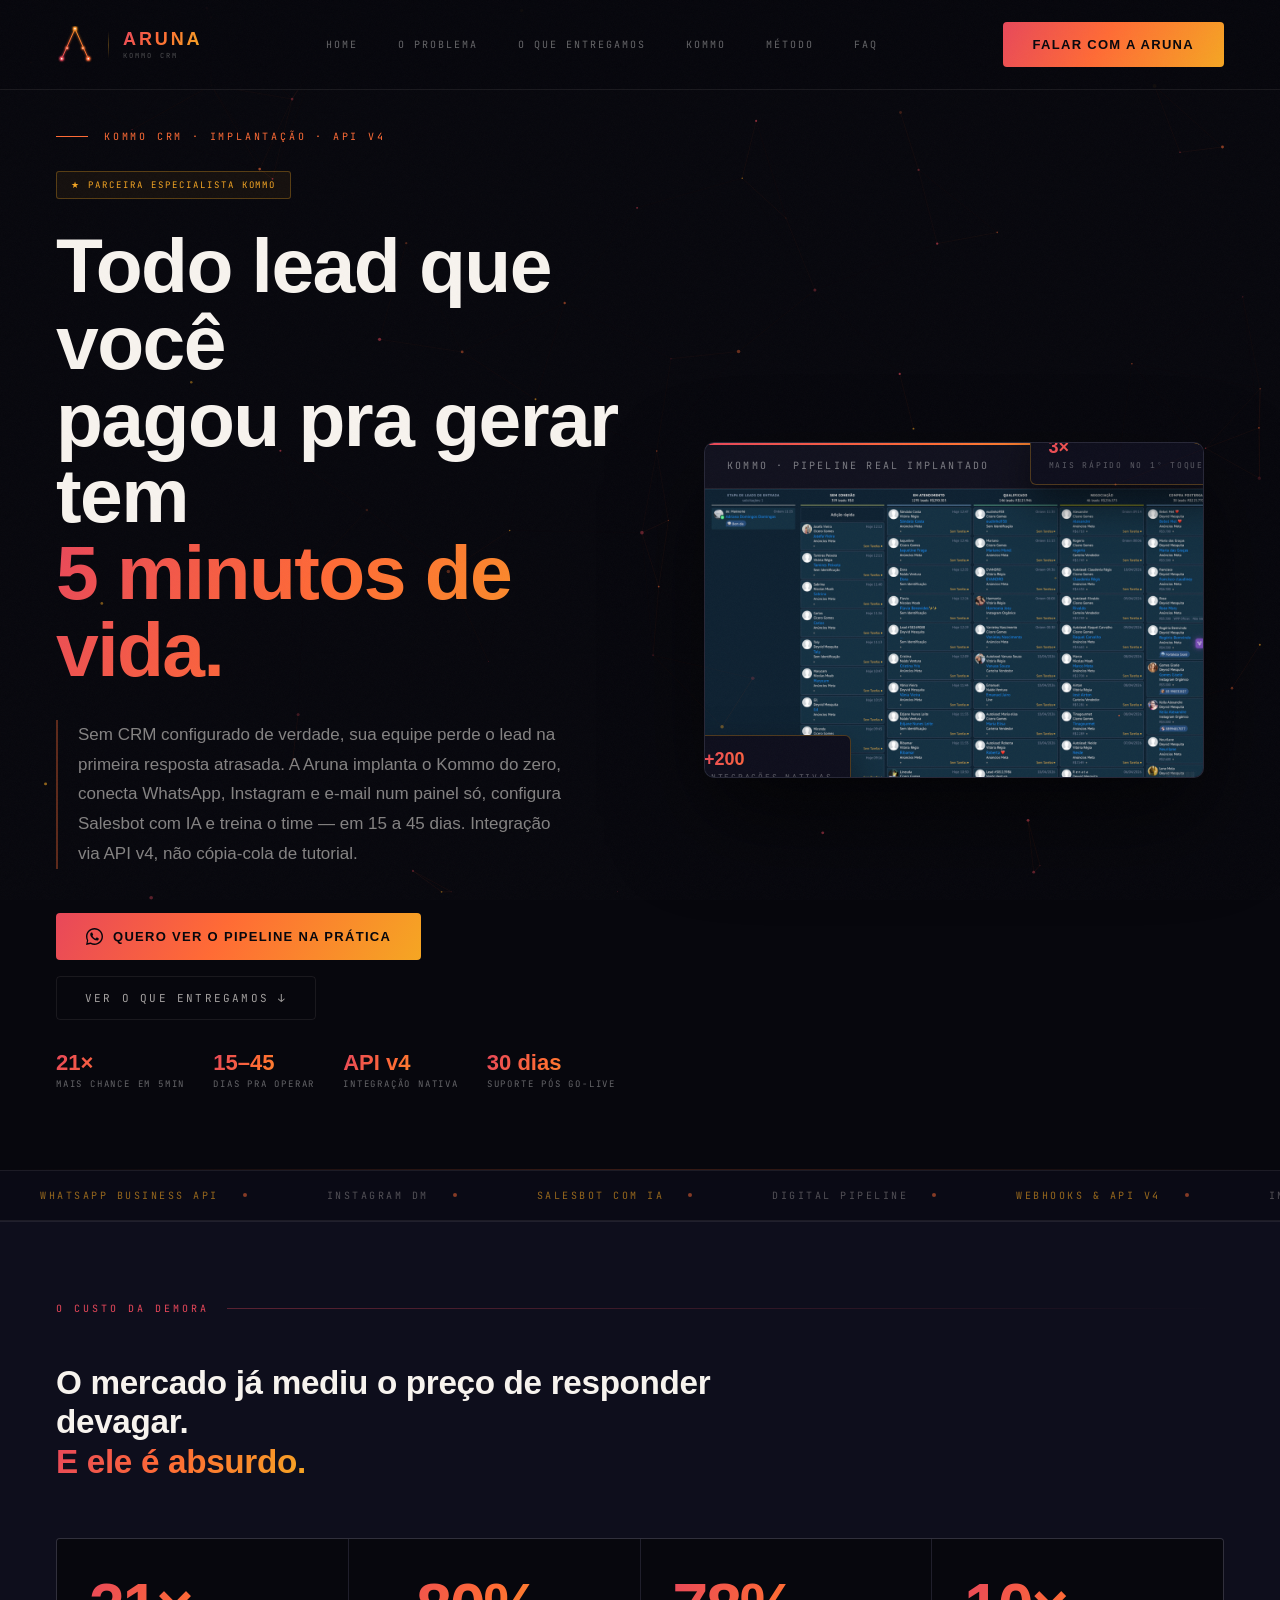
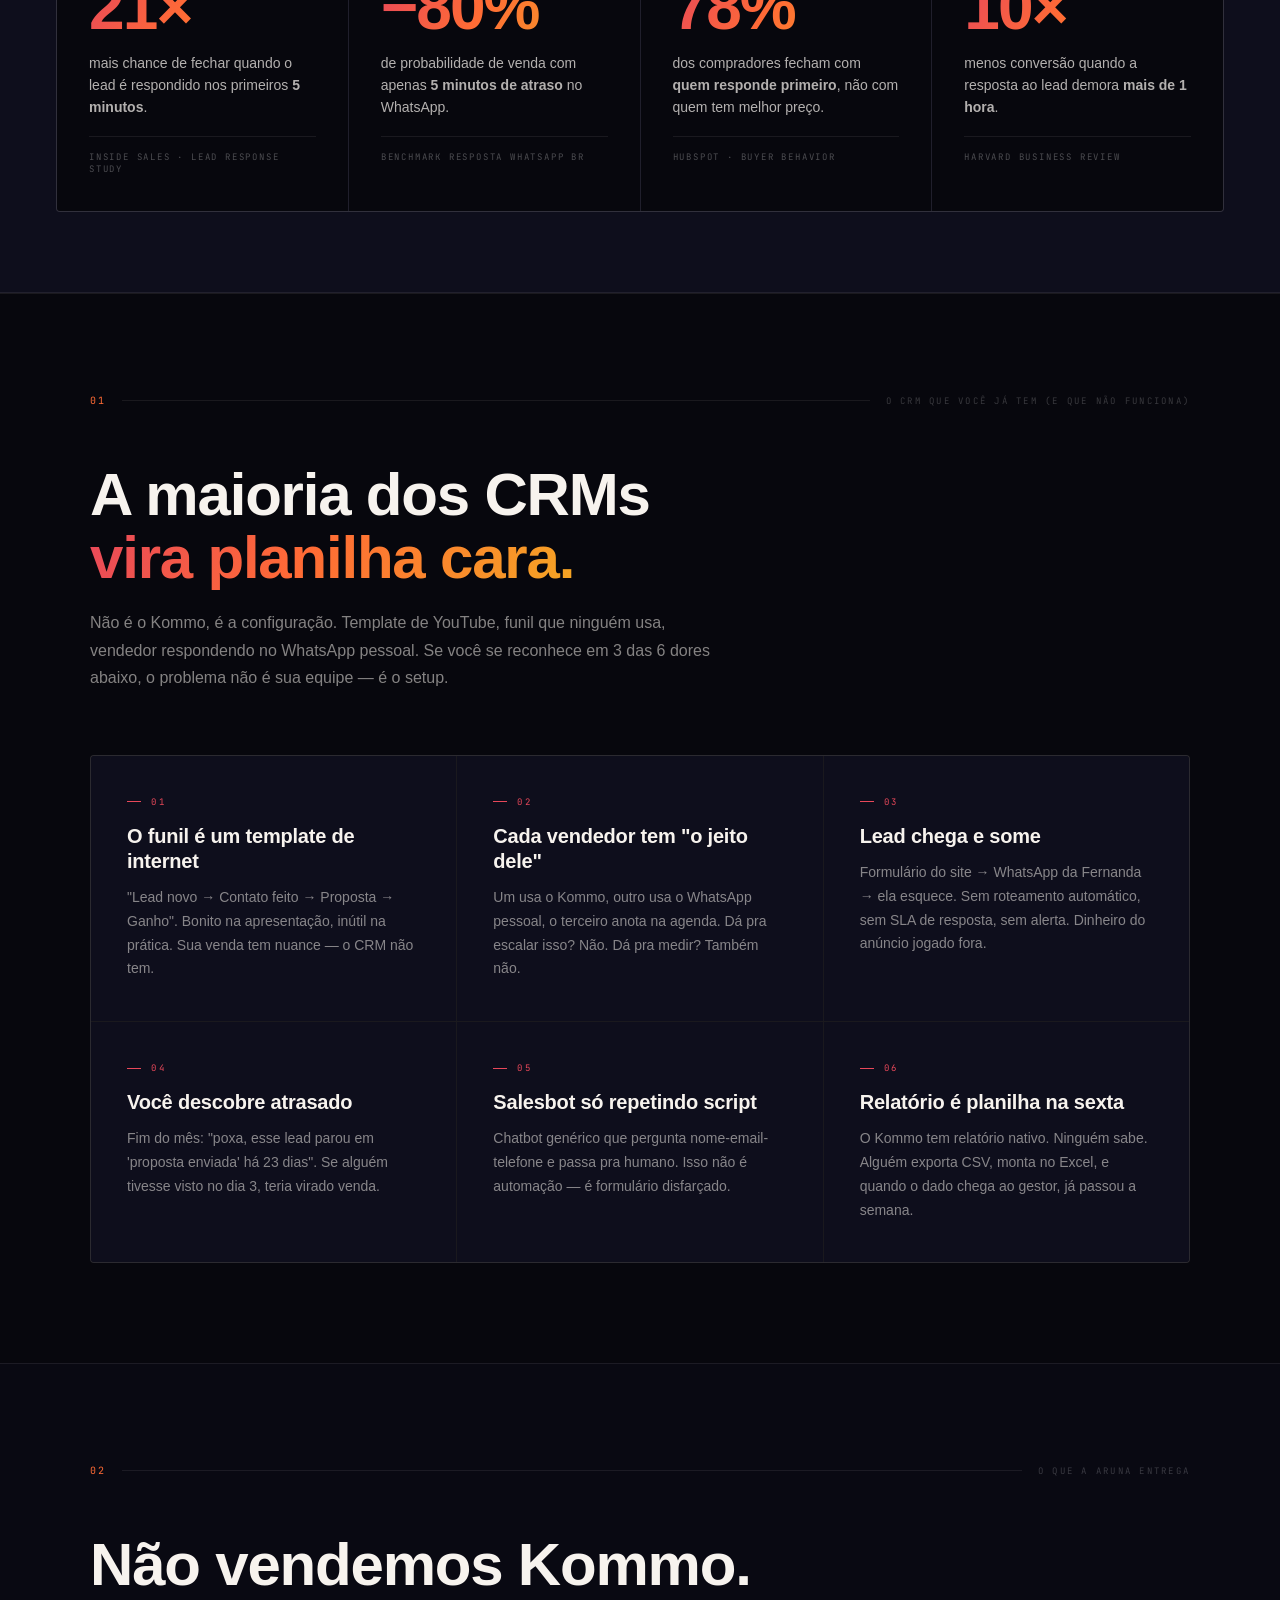
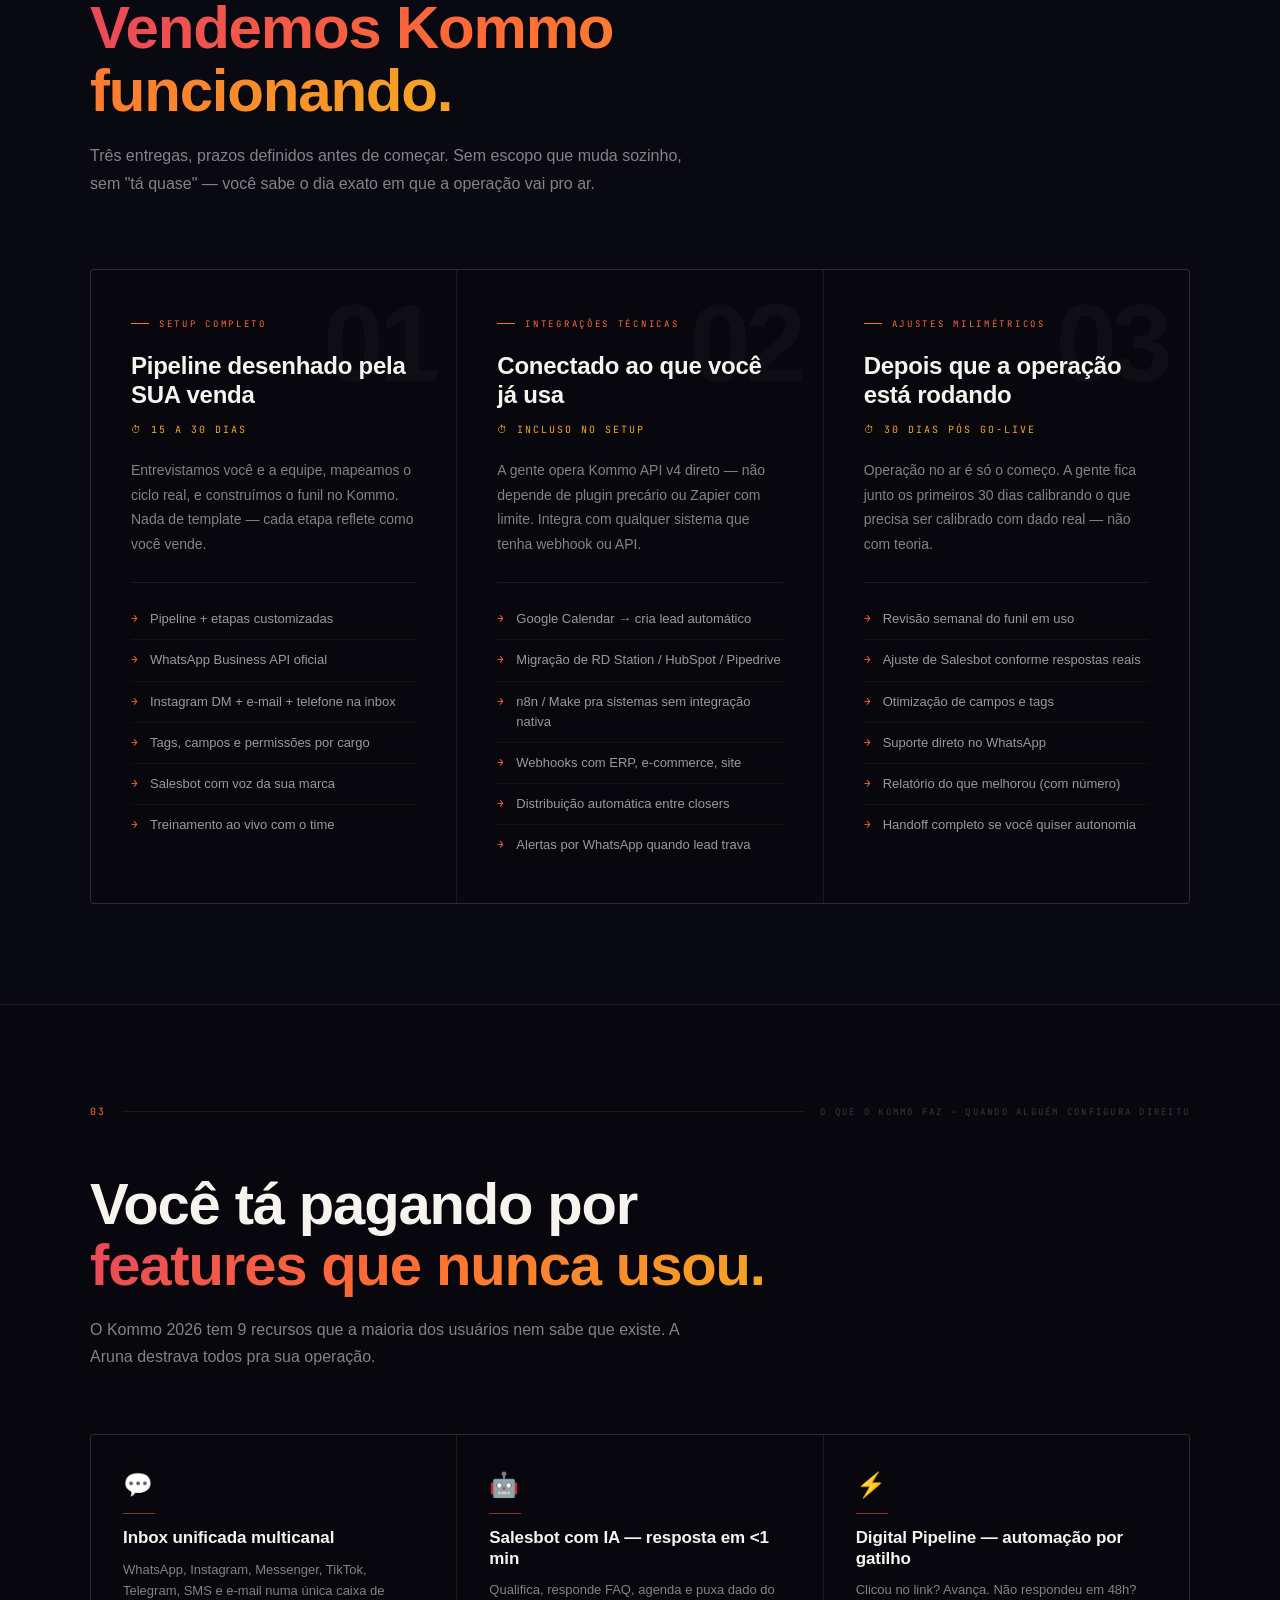
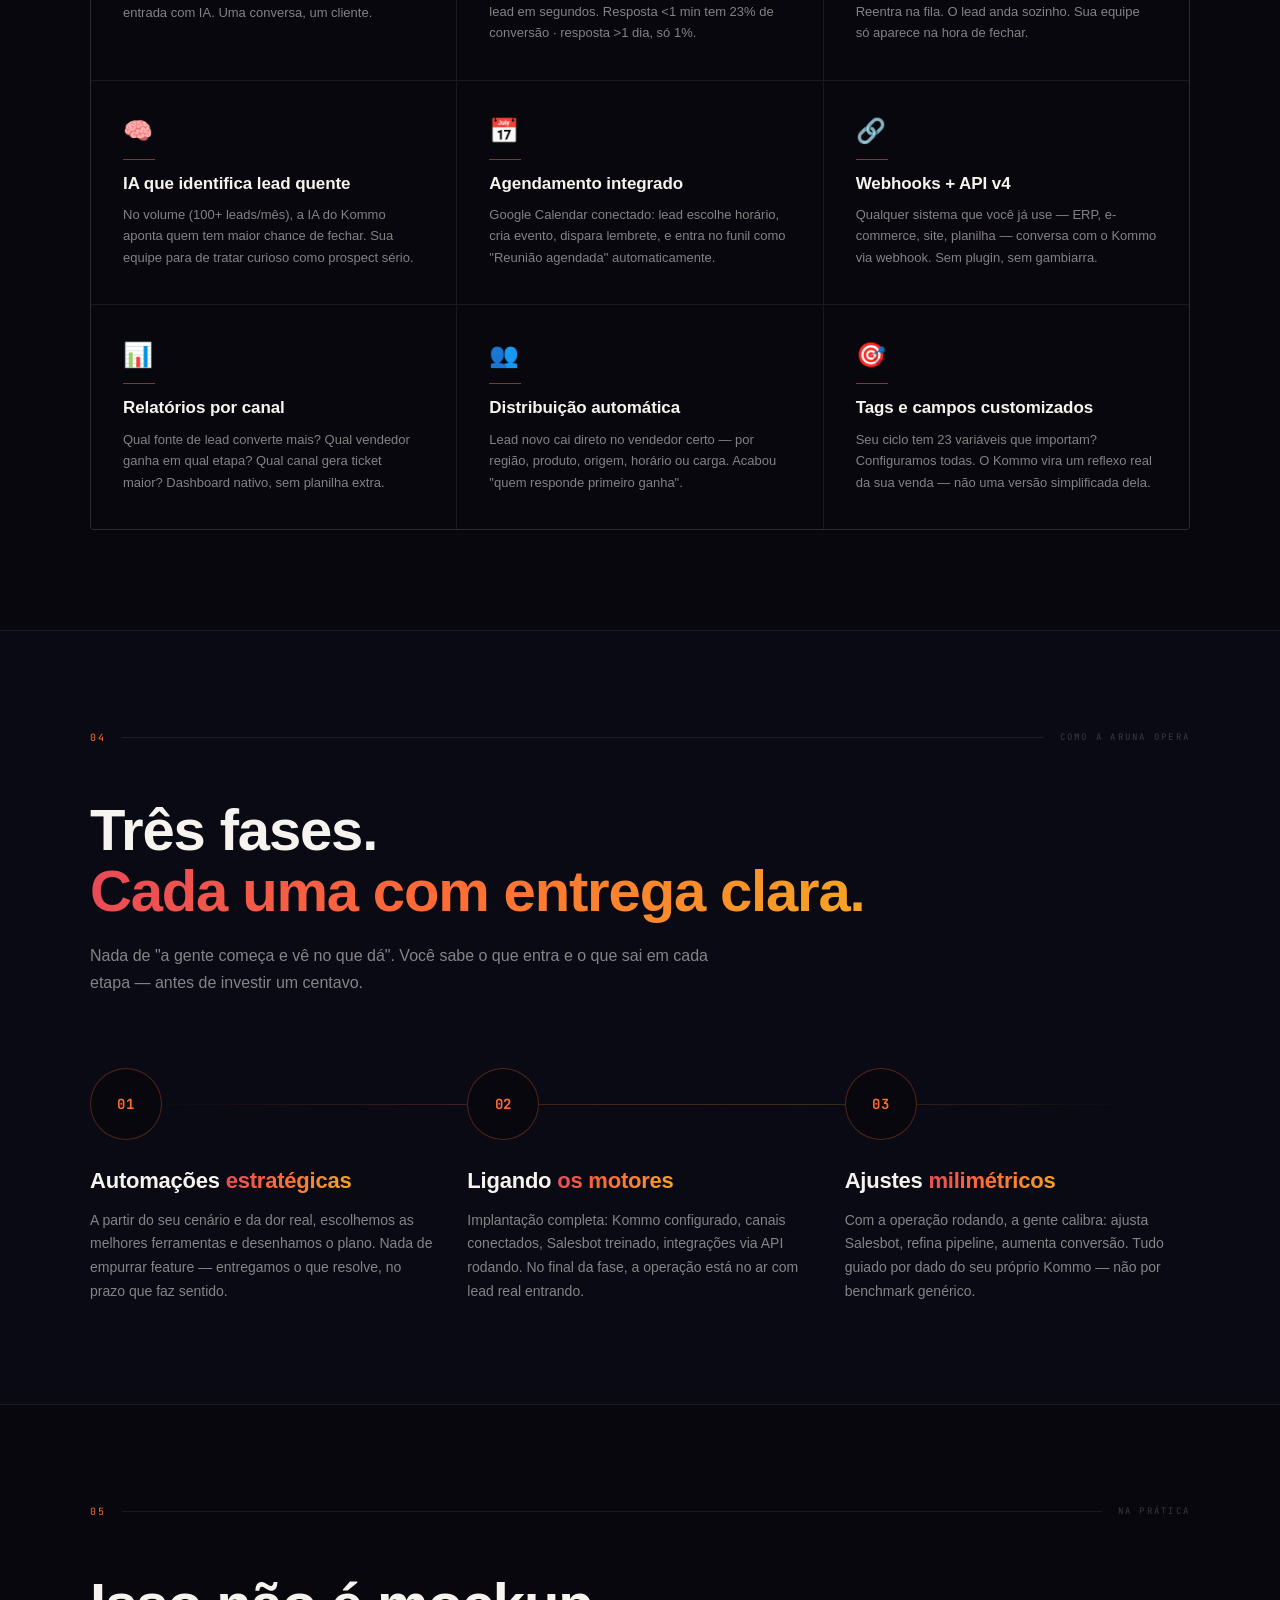
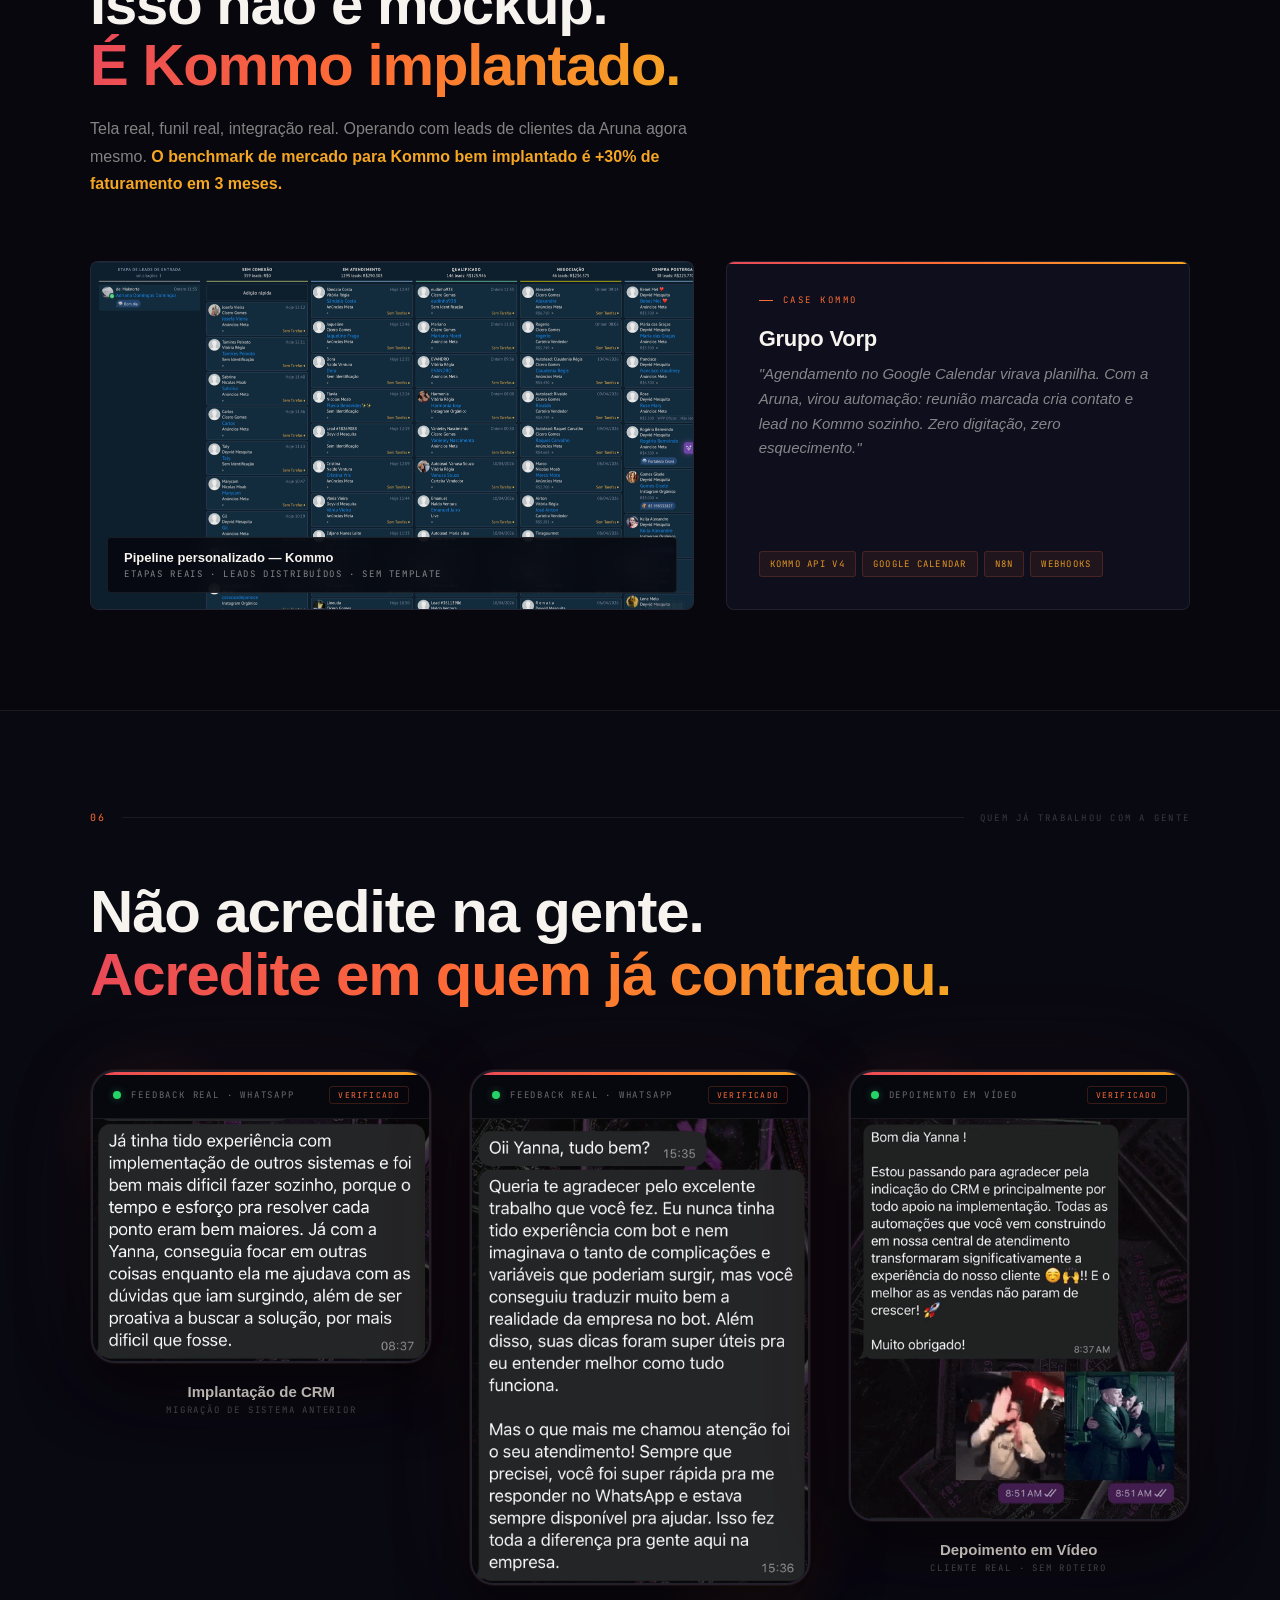
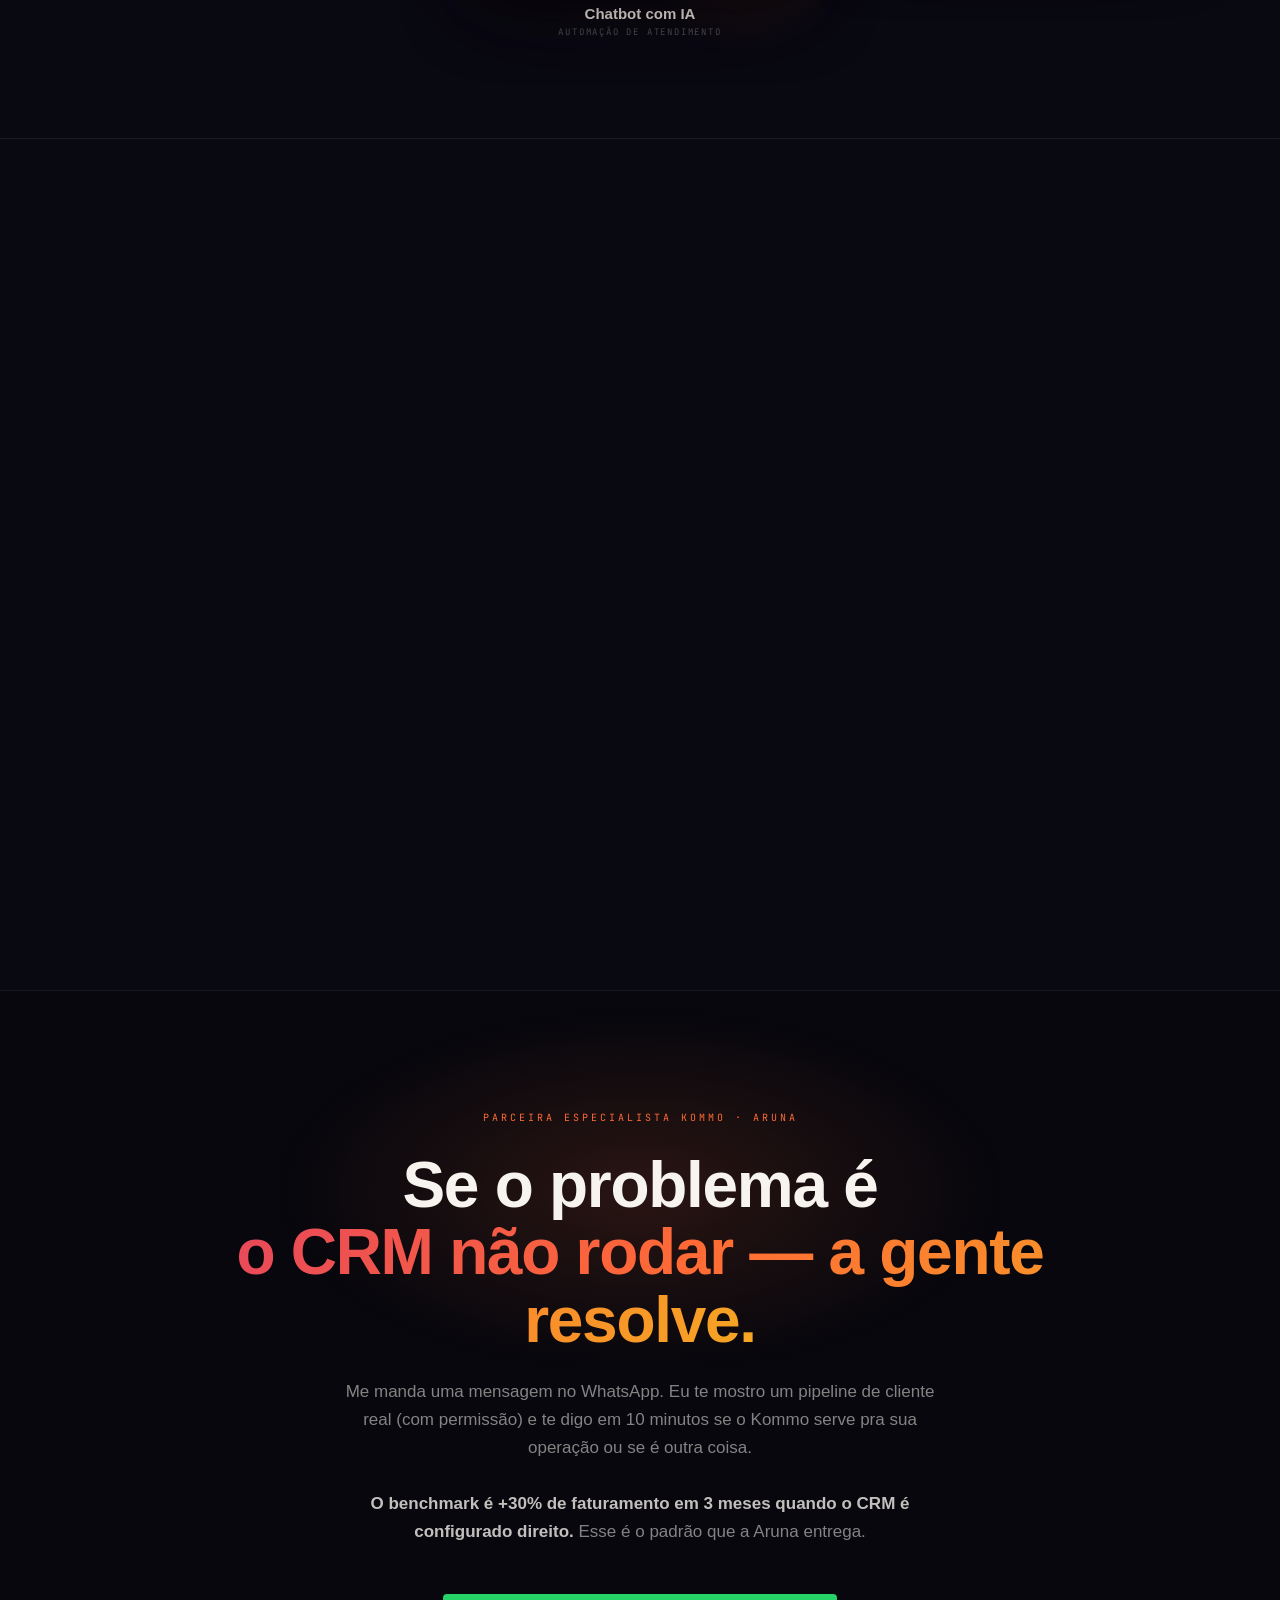
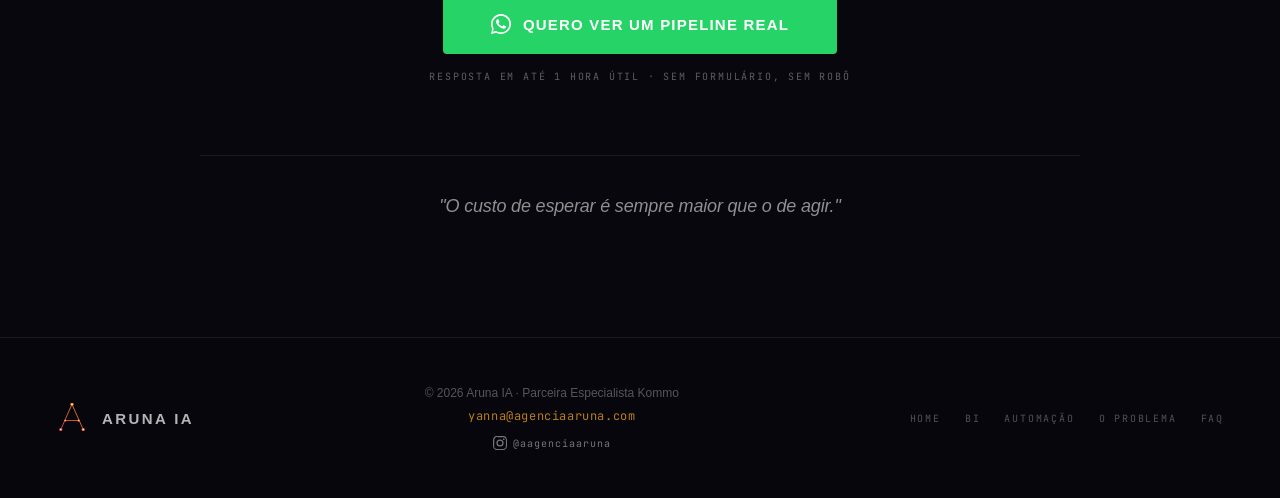
<file: kommo/index_pre-tipografia_2026-05-28.html>
<!DOCTYPE html>
<html lang="pt-BR">
<head>
  <meta charset="UTF-8">
  <!-- Google Tag Manager Aruna, substituir GTM-PLACEHOLDER pelo ID real -->
  <script>(function(w,d,s,l,i){w[l]=w[l]||[];w[l].push({'gtm.start':
  new Date().getTime(),event:'gtm.js'});var f=d.getElementsByTagName(s)[0],
  j=d.createElement(s),dl=l!='dataLayer'?'&l='+l:'';j.async=true;j.src=
  'https://www.googletagmanager.com/gtm.js?id='+i+dl;f.parentNode.insertBefore(j,f);
  })(window,document,'script','dataLayer','GTM-PLACEHOLDER');</script>
  <meta name="viewport" content="width=device-width, initial-scale=1.0">
  <title>Kommo CRM pela Aruna — Implantação, automação e integração via API v4</title>
  <meta name="description" content="Parceira especialista Kommo. Implantamos CRM, conectamos canais, configuramos Salesbot e integramos com seu stack via API v4. Em 15 a 45 dias.">
  <link rel="icon" type="image/svg+xml" href="/favicon.svg">
  <meta property="og:type" content="website">
  <meta property="og:url" content="https://agenciaaruna.com/kommo/">
  <meta property="og:title" content="Kommo CRM pela Aruna — implantação que funciona">
  <meta property="og:description" content="Todo lead que você pagou pra gerar tem 5 minutos de vida. A Aruna implanta o Kommo do zero, conecta canais e treina o time em 15 a 45 dias.">
  <meta property="og:image" content="https://agenciaaruna.com/pipeline-kommo.png">
  <meta property="og:site_name" content="Agência Aruna">
  <meta property="og:locale" content="pt_BR">
  <meta name="twitter:card" content="summary_large_image">
  <link rel="preconnect" href="https://fonts.googleapis.com">
  <link rel="preconnect" href="https://api.fontshare.com">
  <link href="https://api.fontshare.com/v2/css?f[]=cabinet-grotesk@300,400,500,700,800&display=swap" rel="stylesheet">
  <link href="https://fonts.googleapis.com/css2?family=JetBrains+Mono:wght@400;500;700&display=swap" rel="stylesheet">
  <style>
    *, *::before, *::after { margin: 0; padding: 0; box-sizing: border-box; }
    :root {
      --coral:   #E8485A;
      --orange:  #FF6B35;
      --amber:   #F5A623;
      --dark:    #07070D;
      --dark-2:  #0E0E1C;
      --dark-3:  #151526;
      --light:   #F7F3EE;
      --muted:   rgba(247,243,238,0.52);
      --faint:   rgba(247,243,238,0.16);
      --rule:    rgba(247,243,238,0.08);
      --grad:    linear-gradient(120deg, var(--coral) 0%, var(--orange) 45%, var(--amber) 100%);
    }
    html { scroll-behavior: smooth; }
    body {
      background: var(--dark);
      color: var(--light);
      font-family: 'Cabinet Grotesk', sans-serif;
      overflow-x: hidden;
    }
    body::after {
      content: ''; position: fixed; inset: 0; z-index: 9999; pointer-events: none; opacity: 0.028;
      background-image: url("data:image/svg+xml,%3Csvg viewBox='0 0 512 512' xmlns='http://www.w3.org/2000/svg'%3E%3Cfilter id='n'%3E%3CfeTurbulence type='fractalNoise' baseFrequency='0.9' numOctaves='4' stitchTiles='stitch'/%3E%3C/filter%3E%3Crect width='100%25' height='100%25' filter='url(%23n)'/%3E%3C/svg%3E");
      background-size: 180px 180px;
    }
    .grad-text { background: var(--grad); -webkit-background-clip: text; -webkit-text-fill-color: transparent; background-clip: text; }

    /* ── BUTTONS ── */
    .btn-primary {
      display: inline-flex; align-items: center; gap: 10px;
      padding: 15px 30px; background: var(--grad); color: var(--dark);
      font-family: 'Cabinet Grotesk', sans-serif; font-weight: 700; font-size: 13px;
      letter-spacing: 0.1em; text-transform: uppercase;
      border: none; border-radius: 4px; cursor: pointer; text-decoration: none;
      transition: opacity .2s, transform .2s, box-shadow .2s;
    }
    .btn-primary:hover { opacity: .88; transform: translateY(-2px); box-shadow: 0 16px 40px rgba(255,107,53,.3); }
    .btn-ghost {
      display: inline-flex; align-items: center; gap: 8px;
      padding: 14px 28px; background: transparent; color: rgba(247,243,238,.65);
      font-family: 'JetBrains Mono', monospace; font-weight: 400; font-size: 11px;
      letter-spacing: 0.2em; text-transform: uppercase;
      border: 1px solid var(--rule); border-radius: 4px; cursor: pointer; text-decoration: none;
      transition: border-color .2s, color .2s;
    }
    .btn-ghost:hover { border-color: rgba(255,107,53,.4); color: var(--light); }
    .btn-whatsapp {
      display: inline-flex; align-items: center; gap: 12px;
      padding: 20px 48px; background: #25D366; color: #fff;
      font-family: 'Cabinet Grotesk', sans-serif; font-weight: 700; font-size: 15px;
      letter-spacing: 0.08em; text-transform: uppercase;
      border: none; border-radius: 4px; cursor: pointer; text-decoration: none;
      transition: opacity .2s, transform .2s, box-shadow .2s;
    }
    .btn-whatsapp:hover { opacity: .9; transform: translateY(-2px); box-shadow: 0 16px 48px rgba(37,211,102,.3); }
    .btn-whatsapp svg { width: 20px; height: 20px; fill: #fff; flex-shrink: 0; }

    /* ── CANVAS ── */
    #constellation-canvas { position: fixed; inset: 0; z-index: 50; pointer-events: none; opacity: 1; }

    /* ── NAV ── */
    nav {
      position: fixed; top: 0; left: 0; right: 0; z-index: 100;
      padding: 22px 56px; display: flex; align-items: center; justify-content: space-between;
      backdrop-filter: blur(24px); -webkit-backdrop-filter: blur(24px);
      background: rgba(7,7,13,.75); border-bottom: 1px solid var(--rule);
      transition: padding .3s;
    }
    nav.scrolled { padding: 15px 56px; }
    .nav-logo { display: flex; align-items: center; gap: 14px; text-decoration: none; }
    .nav-logo svg { width: 38px; height: 38px; }
    .nav-divider { width: 1px; height: 28px; background: linear-gradient(180deg, transparent, rgba(245,166,35,.3), transparent); }
    .nav-wordmark { display: flex; flex-direction: column; gap: 3px; }
    .nav-name {
      font-weight: 700; font-size: 18px; letter-spacing: .16em; line-height: 1;
      background: var(--grad); -webkit-background-clip: text; -webkit-text-fill-color: transparent; background-clip: text;
    }
    .nav-tag { font-family: 'JetBrains Mono', monospace; font-size: 7px; letter-spacing: .3em; color: rgba(255,255,255,.28); text-transform: uppercase; }
    .nav-links { display: flex; align-items: center; gap: 40px; }
    .nav-links a {
      font-family: 'JetBrains Mono', monospace; font-size: 10px;
      letter-spacing: .2em; text-transform: uppercase;
      color: rgba(255,255,255,.38); text-decoration: none; transition: color .2s;
    }
    .nav-links a:hover, .nav-links a.active { color: var(--amber); }

    /* ── HERO ── */
    .hero {
      position: relative; z-index: 1; min-height: 100vh;
      display: grid; grid-template-columns: 1fr 540px; gap: 0;
      align-items: center; padding: 130px 56px 80px; overflow: hidden;
    }
    .hero::before { content: ''; position: absolute; bottom: 0; left: 0; right: 0; height: 1px; background: linear-gradient(90deg, transparent, rgba(255,107,53,.2), transparent); }
    .hero-left { padding-right: 48px; display: flex; flex-direction: column; gap: 0; }
    .hero-kicker { display: flex; align-items: center; gap: 16px; margin-bottom: 28px; animation: fadeUp .7s both; }
    .hero-kicker-line { width: 32px; height: 1px; background: var(--orange); }
    .hero-kicker-text {
      font-family: 'JetBrains Mono', monospace; font-size: 10px; letter-spacing: .28em;
      text-transform: uppercase; color: var(--orange);
    }
    .hero-partner-tag {
      display: inline-flex; align-items: center; gap: 10px;
      padding: 7px 14px; border: 1px solid rgba(245,166,35,.3); border-radius: 3px;
      background: rgba(245,166,35,.06);
      font-family: 'JetBrains Mono', monospace; font-size: 9px; letter-spacing: .22em;
      text-transform: uppercase; color: var(--amber); margin-bottom: 28px; width: max-content;
      animation: fadeUp .7s .05s both;
    }
    .hero-title {
      font-size: clamp(46px, 6vw, 80px); font-weight: 700; line-height: 1.0;
      letter-spacing: -0.02em; margin-bottom: 32px; animation: fadeUp .7s .12s both;
    }
    .hero-title em {
      font-style: normal; display: block;
      background: var(--grad); -webkit-background-clip: text; -webkit-text-fill-color: transparent; background-clip: text;
    }
    .hero-sub {
      font-size: 17px; font-weight: 400; line-height: 1.75; color: var(--muted);
      max-width: 520px; margin-bottom: 44px;
      border-left: 2px solid rgba(255,107,53,.35); padding-left: 20px;
      animation: fadeUp .7s .24s both;
    }
    .hero-cta { display: flex; align-items: center; gap: 16px; flex-wrap: wrap; animation: fadeUp .7s .36s both; }
    .hero-trust {
      margin-top: 32px; display: flex; gap: 28px; flex-wrap: wrap;
      animation: fadeUp .7s .48s both;
    }
    .hero-trust-item {
      display: flex; flex-direction: column; gap: 4px;
    }
    .hero-trust-val {
      font-size: 22px; font-weight: 700; line-height: 1;
      background: var(--grad); -webkit-background-clip: text; -webkit-text-fill-color: transparent; background-clip: text;
    }
    .hero-trust-lab {
      font-family: 'JetBrains Mono', monospace; font-size: 9px; letter-spacing: .2em;
      text-transform: uppercase; color: rgba(255,255,255,.38);
    }

    .hero-right { position: relative; display: flex; align-items: center; justify-content: center; animation: fadeIn 1.2s .5s both; }
    .pipe-mock {
      width: 100%; max-width: 500px;
      border-radius: 10px; background: var(--dark-3);
      border: 1px solid rgba(255,255,255,.08);
      box-shadow: 0 40px 90px rgba(0,0,0,.6);
      overflow: hidden; position: relative;
    }
    .pipe-mock::before { content: ''; position: absolute; top: 0; left: 0; right: 0; height: 2px; background: var(--grad); }
    .pipe-mock-header {
      display: flex; align-items: center; justify-content: space-between;
      padding: 16px 22px; border-bottom: 1px solid var(--rule); background: rgba(0,0,0,.2);
    }
    .pipe-mock-title {
      font-family: 'JetBrains Mono', monospace; font-size: 10px; letter-spacing: .22em;
      color: rgba(255,255,255,.45); text-transform: uppercase;
    }
    .pipe-mock-dots { display: flex; gap: 5px; }
    .pipe-mock-dot { width: 7px; height: 7px; border-radius: 50%; }
    .pipe-mock-dot:nth-child(1) { background: var(--coral); }
    .pipe-mock-dot:nth-child(2) { background: var(--amber); }
    .pipe-mock-dot:nth-child(3) { background: rgba(255,255,255,.15); }
    .pipe-mock img { width: 100%; height: auto; display: block; }
    .pipe-float-badge {
      position: absolute; padding: 14px 18px;
      background: var(--dark-2); border: 1px solid rgba(245,166,35,.28);
      border-radius: 6px; box-shadow: 0 20px 40px rgba(0,0,0,.5);
    }
    .pipe-float-badge .fb-val {
      font-size: 18px; font-weight: 700; line-height: 1;
      background: var(--grad); -webkit-background-clip: text; -webkit-text-fill-color: transparent; background-clip: text;
    }
    .pipe-float-badge .fb-lab {
      font-family: 'JetBrains Mono', monospace; font-size: 8px; letter-spacing: .22em;
      color: rgba(255,255,255,.32); text-transform: uppercase; margin-top: 4px;
    }
    .pipe-badge-1 { top: -20px; right: -20px; }
    .pipe-badge-2 { bottom: -20px; left: -20px; }

    /* ── MARQUEE ── */
    .marquee-strip {
      position: relative; z-index: 1;
      border-top: 1px solid var(--rule); border-bottom: 1px solid var(--rule);
      padding: 18px 0; overflow: hidden; background: rgba(14,14,28,.6);
    }
    .marquee-track { display: flex; gap: 0; animation: marqueeScroll 32s linear infinite; width: max-content; }
    .marquee-track:hover { animation-play-state: paused; }
    @keyframes marqueeScroll { 0% { transform: translateX(0); } 100% { transform: translateX(-50%); } }
    .marquee-item {
      display: flex; align-items: center; gap: 24px; padding: 0 40px;
      font-family: 'JetBrains Mono', monospace; font-size: 10px; letter-spacing: .25em;
      text-transform: uppercase; color: rgba(247,243,238,.3); white-space: nowrap;
    }
    .marquee-dot { width: 4px; height: 4px; border-radius: 50%; background: var(--orange); opacity: .5; flex-shrink: 0; }
    .marquee-item.hi { color: rgba(245,166,35,.6); }

    /* ── STATS BELT ── */
    .stats-belt {
      padding: 80px 56px;
      background: var(--dark-2);
      border-top: 1px solid var(--rule);
      border-bottom: 1px solid var(--rule);
      position: relative; z-index: 2;
    }
    .stats-belt-inner { max-width: 1200px; margin: 0 auto; }
    .stats-belt-head {
      display: flex; align-items: center; gap: 18px; margin-bottom: 48px;
    }
    .stats-belt-eyebrow {
      font-family: 'JetBrains Mono', monospace; font-size: 10px; letter-spacing: .3em;
      color: var(--coral); text-transform: uppercase;
    }
    .stats-belt-rule { flex: 1; height: 1px; background: linear-gradient(90deg, rgba(232,72,90,.35), transparent); }
    .stats-belt-title {
      font-size: clamp(24px, 2.6vw, 34px); font-weight: 700; letter-spacing: -.01em;
      line-height: 1.2; margin-bottom: 56px; max-width: 780px;
    }
    .stats-belt-title em {
      font-style: normal;
      background: var(--grad); -webkit-background-clip: text; -webkit-text-fill-color: transparent; background-clip: text;
    }
    .stats-belt-grid {
      display: grid; grid-template-columns: repeat(4, 1fr); gap: 1px;
      border: 1px solid var(--rule); border-radius: 4px; overflow: hidden; background: var(--rule);
    }
    .stat-card {
      background: var(--dark); padding: 36px 32px;
      transition: background .3s; position: relative; overflow: hidden;
    }
    .stat-card::before {
      content: ''; position: absolute; bottom: 0; left: 0; right: 0; height: 2px;
      background: var(--grad); transform: scaleX(0); transform-origin: left; transition: transform .4s;
    }
    .stat-card:hover::before { transform: scaleX(1); }
    .stat-num {
      font-size: clamp(44px, 5vw, 68px); font-weight: 700; line-height: 1;
      letter-spacing: -.03em; margin-bottom: 14px;
      background: var(--grad); -webkit-background-clip: text; -webkit-text-fill-color: transparent; background-clip: text;
    }
    .stat-desc {
      font-size: 14px; color: rgba(247,243,238,.72); line-height: 1.55;
      margin-bottom: 18px; font-weight: 400;
    }
    .stat-source {
      font-family: 'JetBrains Mono', monospace; font-size: 9px; letter-spacing: .2em;
      color: rgba(255,255,255,.28); text-transform: uppercase;
      padding-top: 14px; border-top: 1px solid var(--rule);
    }

    /* ── SECTION COMMON ── */
    section { position: relative; z-index: 2; }
    .section-label { display: flex; align-items: center; gap: 16px; margin-bottom: 56px; }
    .section-label-num { font-family: 'JetBrains Mono', monospace; font-size: 10px; letter-spacing: .2em; color: var(--orange); text-transform: uppercase; }
    .section-label-rule { flex: 1; height: 1px; background: var(--rule); }
    .section-label-tag { font-family: 'JetBrains Mono', monospace; font-size: 9px; letter-spacing: .25em; color: rgba(255,255,255,.2); text-transform: uppercase; }

    /* ── PROBLEMA ── */
    .problema { padding: 100px 56px; border-top: 1px solid var(--rule); }
    .problema-inner { max-width: 1100px; margin: 0 auto; }
    .problema-head { margin-bottom: 64px; max-width: 780px; }
    .problema-title {
      font-size: clamp(36px, 5vw, 60px); font-weight: 700;
      line-height: 1.05; letter-spacing: -0.02em;
    }
    .problema-sub { margin-top: 20px; font-size: 16px; color: var(--muted); max-width: 620px; line-height: 1.7; }
    .problema-grid {
      display: grid; grid-template-columns: repeat(3, 1fr); gap: 1px;
      border: 1px solid var(--rule); border-radius: 4px; overflow: hidden; background: var(--rule);
    }
    .problema-card {
      background: var(--dark-2); padding: 40px 36px; position: relative; overflow: hidden;
      transition: background .3s;
    }
    .problema-card:hover { background: rgba(21,21,38,.95); }
    .problema-card-num {
      font-family: 'JetBrains Mono', monospace; font-size: 9px; letter-spacing: .28em;
      color: var(--coral); text-transform: uppercase; margin-bottom: 16px; display: flex; align-items: center; gap: 10px;
    }
    .problema-card-num::before { content: ''; display: block; width: 14px; height: 1px; background: var(--coral); }
    .problema-card-title {
      font-size: 20px; font-weight: 700; line-height: 1.25; margin-bottom: 12px; letter-spacing: -.01em;
    }
    .problema-card-desc { font-size: 14px; color: var(--muted); line-height: 1.7; }

    /* ── SOLUÇÃO ── */
    .solucao { padding: 100px 56px; border-top: 1px solid var(--rule); background: rgba(14,14,28,.4); }
    .solucao-inner { max-width: 1100px; margin: 0 auto; }
    .solucao-head { margin-bottom: 72px; max-width: 780px; }
    .solucao-title { font-size: clamp(36px, 5vw, 60px); font-weight: 700; line-height: 1.05; letter-spacing: -0.02em; }
    .solucao-sub { margin-top: 20px; font-size: 16px; color: var(--muted); max-width: 620px; line-height: 1.7; }
    .solucao-grid {
      display: grid; grid-template-columns: repeat(3, 1fr); gap: 1px;
      border: 1px solid var(--rule); border-radius: 4px; overflow: hidden; background: var(--rule);
    }
    .sol-card { background: var(--dark); padding: 48px 40px; position: relative; overflow: hidden; transition: background .3s; }
    .sol-card::before {
      content: ''; position: absolute; top: 0; left: 0; right: 0; height: 2px;
      background: var(--grad); transform: scaleX(0); transform-origin: left; transition: transform .4s;
    }
    .sol-card:hover::before { transform: scaleX(1); }
    .sol-big-num {
      font-family: 'Cabinet Grotesk', sans-serif; font-size: 110px; font-weight: 700;
      line-height: 1; color: rgba(255,255,255,.03);
      position: absolute; top: 18px; right: 22px; letter-spacing: -.05em;
      pointer-events: none; user-select: none;
    }
    .sol-label {
      font-family: 'JetBrains Mono', monospace; font-size: 9px; letter-spacing: .3em;
      text-transform: uppercase; color: var(--orange);
      margin-bottom: 22px; display: flex; align-items: center; gap: 10px;
    }
    .sol-label::before { content: ''; display: block; width: 18px; height: 1px; background: var(--orange); }
    .sol-title { font-size: 24px; font-weight: 700; letter-spacing: -.01em; line-height: 1.2; margin-bottom: 14px; }
    .sol-prazo {
      font-family: 'JetBrains Mono', monospace; font-size: 10px; letter-spacing: .2em;
      color: var(--amber); margin-bottom: 22px; text-transform: uppercase;
    }
    .sol-desc { font-size: 14px; color: var(--muted); line-height: 1.75; margin-bottom: 26px; border-bottom: 1px solid var(--rule); padding-bottom: 26px; }
    .sol-items { list-style: none; display: flex; flex-direction: column; gap: 10px; }
    .sol-items li {
      display: flex; align-items: flex-start; gap: 12px;
      font-size: 13px; color: rgba(247,243,238,.62); line-height: 1.55;
      padding-bottom: 10px; border-bottom: 1px solid rgba(255,255,255,.04);
    }
    .sol-items li:last-child { border-bottom: none; padding-bottom: 0; }
    .sol-items li .arrow {
      color: var(--orange); flex-shrink: 0; font-size: 11px; margin-top: 1px;
      font-family: 'JetBrains Mono', monospace;
    }

    /* ── FEATURES KOMMO ── */
    .features { padding: 100px 56px; border-top: 1px solid var(--rule); }
    .features-inner { max-width: 1100px; margin: 0 auto; }
    .features-head { margin-bottom: 64px; max-width: 780px; }
    .features-title { font-size: clamp(36px, 5vw, 58px); font-weight: 700; line-height: 1.05; letter-spacing: -0.02em; }
    .features-sub { margin-top: 20px; font-size: 16px; color: var(--muted); max-width: 620px; line-height: 1.7; }
    .features-grid {
      display: grid; grid-template-columns: repeat(3, 1fr); gap: 1px;
      border: 1px solid var(--rule); border-radius: 4px; overflow: hidden; background: var(--rule);
    }
    .feat-card {
      background: var(--dark); padding: 36px 32px; position: relative;
      transition: background .3s;
    }
    .feat-card:hover { background: rgba(14,14,28,.98); }
    .feat-icon { font-size: 24px; margin-bottom: 14px; display: block; }
    .feat-rule { width: 32px; height: 1px; background: var(--orange); margin-bottom: 14px; opacity: .5; }
    .feat-title { font-size: 17px; font-weight: 700; letter-spacing: -.005em; margin-bottom: 10px; line-height: 1.2; }
    .feat-desc { font-size: 13px; color: var(--muted); line-height: 1.65; }

    /* ── MÉTODO ARUNA ── */
    .metodo { padding: 100px 56px; border-top: 1px solid var(--rule); background: rgba(14,14,28,.6); }
    .metodo-inner { max-width: 1100px; margin: 0 auto; }
    .metodo-head { margin-bottom: 72px; max-width: 780px; }
    .metodo-title { font-size: clamp(36px, 5vw, 58px); font-weight: 700; line-height: 1.05; letter-spacing: -0.02em; }
    .metodo-sub { margin-top: 20px; font-size: 16px; color: var(--muted); max-width: 620px; line-height: 1.7; }
    .metodo-steps { display: grid; grid-template-columns: repeat(3, 1fr); gap: 32px; position: relative; }
    .metodo-steps::before {
      content: ''; position: absolute; top: 36px; left: 5%; right: 5%; height: 1px;
      background: linear-gradient(90deg, transparent, rgba(255,107,53,.22), rgba(245,166,35,.22), transparent);
    }
    .met-step { position: relative; padding-top: 0; }
    .met-step-num {
      display: flex; align-items: center; justify-content: center;
      width: 72px; height: 72px; border-radius: 50%;
      background: var(--dark); border: 1px solid rgba(255,107,53,.3);
      font-family: 'JetBrains Mono', monospace; font-size: 14px; font-weight: 700;
      color: var(--orange); letter-spacing: .05em;
      margin-bottom: 28px; position: relative; z-index: 2;
    }
    .met-step-title {
      font-size: 22px; font-weight: 700; line-height: 1.2; margin-bottom: 14px;
      letter-spacing: -.01em;
    }
    .met-step-title em {
      font-style: normal; background: var(--grad);
      -webkit-background-clip: text; -webkit-text-fill-color: transparent; background-clip: text;
    }
    .met-step-desc { font-size: 14px; color: var(--muted); line-height: 1.7; }

    /* ── PROVA ── */
    .prova { padding: 100px 56px; border-top: 1px solid var(--rule); }
    .prova-inner { max-width: 1100px; margin: 0 auto; }
    .prova-head { margin-bottom: 64px; max-width: 780px; }
    .prova-title { font-size: clamp(36px, 5vw, 58px); font-weight: 700; line-height: 1.05; letter-spacing: -0.02em; }
    .prova-sub { margin-top: 20px; font-size: 16px; color: var(--muted); max-width: 620px; line-height: 1.7; }
    .prova-grid { display: grid; grid-template-columns: 1.3fr 1fr; gap: 32px; }
    .prova-shot {
      position: relative; border-radius: 8px; overflow: hidden;
      background: var(--dark-3); border: 1px solid var(--rule);
    }
    .prova-shot img { width: 100%; height: auto; display: block; filter: brightness(.92); }
    .prova-shot-label {
      position: absolute; bottom: 16px; left: 16px; right: 16px;
      background: rgba(7,7,13,.85); backdrop-filter: blur(12px);
      padding: 12px 16px; border-radius: 4px; border: 1px solid var(--rule);
    }
    .prova-shot-label .psl-title {
      font-size: 13px; font-weight: 700; color: var(--light); margin-bottom: 3px;
    }
    .prova-shot-label .psl-desc {
      font-family: 'JetBrains Mono', monospace; font-size: 9px; letter-spacing: .18em;
      color: rgba(255,255,255,.5); text-transform: uppercase;
    }
    .prova-case {
      display: flex; flex-direction: column; justify-content: space-between;
      padding: 32px; background: var(--dark-2);
      border: 1px solid var(--rule); border-radius: 8px; position: relative; overflow: hidden;
    }
    .prova-case::before { content: ''; position: absolute; top: 0; left: 0; right: 0; height: 2px; background: var(--grad); }
    .case-tag {
      font-family: 'JetBrains Mono', monospace; font-size: 9px; letter-spacing: .28em;
      color: var(--orange); text-transform: uppercase; margin-bottom: 20px;
      display: flex; align-items: center; gap: 10px;
    }
    .case-tag::before { content: ''; display: block; width: 14px; height: 1px; background: var(--orange); }
    .case-cliente { font-size: 22px; font-weight: 700; margin-bottom: 10px; letter-spacing: -.01em; }
    .case-quote { font-size: 15px; color: var(--muted); line-height: 1.65; margin-bottom: 24px; font-style: italic; }
    .case-stack { display: flex; flex-wrap: wrap; gap: 6px; margin-top: auto; }
    .case-stack span {
      font-family: 'JetBrains Mono', monospace; font-size: 9px; letter-spacing: .14em;
      padding: 6px 10px; background: rgba(255,107,53,.08); border: 1px solid rgba(255,107,53,.18);
      color: rgba(245,166,35,.9); border-radius: 3px; text-transform: uppercase;
    }

    /* ── FAQ ── */
    .faq { padding: 100px 56px; border-top: 1px solid var(--rule); background: rgba(14,14,28,.4); }
    .faq-inner { max-width: 820px; margin: 0 auto; }
    .faq-head { margin-bottom: 56px; text-align: center; }
    .faq-title { font-size: clamp(36px, 5vw, 54px); font-weight: 700; line-height: 1.05; letter-spacing: -0.02em; }
    .faq-list { display: flex; flex-direction: column; gap: 10px; }
    .faq-item { border: 1px solid var(--rule); border-radius: 4px; overflow: hidden; background: var(--dark-2); transition: border-color .2s; }
    .faq-item.open { border-color: rgba(255,107,53,.28); }
    .faq-question {
      width: 100%; display: flex; align-items: center; justify-content: space-between;
      padding: 22px 26px; background: transparent; border: none;
      font-family: 'Cabinet Grotesk', sans-serif; font-size: 15px; font-weight: 500;
      color: var(--light); text-align: left; cursor: pointer;
    }
    .faq-arrow { color: var(--orange); font-size: 20px; transition: transform .3s; font-family: 'JetBrains Mono', monospace; }
    .faq-item.open .faq-arrow { transform: rotate(45deg); }
    .faq-answer { max-height: 0; overflow: hidden; transition: max-height .4s; }
    .faq-item.open .faq-answer { max-height: 500px; }
    .faq-answer-inner { padding: 0 26px 22px; font-size: 14px; color: var(--muted); line-height: 1.75; }

    /* ── CTA ── */
    .cta-section { padding: 120px 56px; border-top: 1px solid var(--rule); position: relative; overflow: hidden; text-align: center; }
    .cta-glow { position: absolute; top: 0; left: 50%; transform: translateX(-50%); width: 800px; height: 400px; background: radial-gradient(ellipse, rgba(255,107,53,.14), transparent 65%); pointer-events: none; }
    .cta-inner { max-width: 880px; margin: 0 auto; position: relative; }
    .cta-eyebrow {
      font-family: 'JetBrains Mono', monospace; font-size: 10px; letter-spacing: .3em;
      color: var(--orange); text-transform: uppercase; margin-bottom: 28px;
    }
    .cta-title { font-size: clamp(38px, 5vw, 66px); font-weight: 700; line-height: 1.05; letter-spacing: -0.02em; margin-bottom: 24px; }
    .cta-sub { font-size: 17px; color: var(--muted); line-height: 1.65; max-width: 620px; margin: 0 auto 48px; }
    .cta-action-note { margin-top: 16px; font-family: 'JetBrains Mono', monospace; font-size: 10px; letter-spacing: .18em; color: rgba(255,255,255,.35); text-transform: uppercase; }
    .cta-signature {
      margin-top: 72px; padding-top: 40px; border-top: 1px solid var(--rule);
      font-family: 'Cabinet Grotesk', sans-serif; font-weight: 300; font-style: italic;
      font-size: 18px; color: rgba(255,255,255,.55); letter-spacing: -.01em;
    }

    /* ── FOOTER ── */
    footer {
      border-top: 1px solid var(--rule); padding: 48px 56px;
      display: flex; align-items: center; justify-content: space-between; flex-wrap: wrap; gap: 24px;
      background: rgba(7,7,13,.6); position: relative; z-index: 2;
    }
    .footer-left { display: flex; align-items: center; gap: 14px; text-decoration: none; }
    .footer-left svg { width: 32px; height: 32px; }
    .footer-name { font-weight: 700; font-size: 15px; letter-spacing: .16em; color: rgba(255,255,255,.7); }
    .footer-center { display: flex; flex-direction: column; gap: 8px; align-items: center; font-size: 12px; }
    .footer-copy { color: rgba(255,255,255,.32); }
    .footer-email { color: rgba(245,166,35,.75); text-decoration: none; font-family: 'JetBrains Mono', monospace; letter-spacing: .05em; }
    .footer-social { display: flex; gap: 16px; margin-top: 4px; }
    .footer-social a { display: flex; align-items: center; gap: 6px; font-family: 'JetBrains Mono', monospace; font-size: 10px; color: rgba(255,255,255,.45); text-decoration: none; letter-spacing: .1em; }
    .footer-social svg { width: 14px; height: 14px; fill: rgba(255,255,255,.45); }
    .footer-links { display: flex; gap: 24px; flex-wrap: wrap; }
    .footer-links a { font-family: 'JetBrains Mono', monospace; font-size: 10px; color: rgba(255,255,255,.3); text-decoration: none; letter-spacing: .18em; text-transform: uppercase; }
    .footer-links a:hover { color: var(--amber); }

    /* ── REVEAL ── */
    .reveal { opacity: 0; transform: translateY(20px); transition: opacity .7s, transform .7s; }
    .reveal.visible { opacity: 1; transform: translateY(0); }
    .reveal-d1 { transition-delay: .1s; }
    .reveal-d2 { transition-delay: .2s; }
    .reveal-d3 { transition-delay: .3s; }
    .reveal-d4 { transition-delay: .4s; }

    @keyframes fadeUp { from { opacity: 0; transform: translateY(20px); } to { opacity: 1; transform: translateY(0); } }
    @keyframes fadeIn { from { opacity: 0; } to { opacity: 1; } }

    /* ── RESPONSIVE ── */
    @media (max-width: 960px) {
      .hero { grid-template-columns: 1fr; gap: 48px; padding: 110px 24px 60px; }
      .hero-left { padding-right: 0; }
      .problema, .solucao, .features, .metodo, .prova, .faq, .cta-section, .stats-belt { padding-left: 24px; padding-right: 24px; }
      .problema-grid, .solucao-grid, .features-grid { grid-template-columns: 1fr; }
      .stats-belt-grid { grid-template-columns: repeat(2, 1fr); }
      .metodo-steps { grid-template-columns: 1fr; gap: 48px; }
      .metodo-steps::before { display: none; }
      .prova-grid { grid-template-columns: 1fr; }
      nav { padding: 16px 24px; }
      .nav-links { display: none; }
      footer { padding: 32px 24px; }
    }
    @media (max-width: 560px) {
      .stats-belt-grid { grid-template-columns: 1fr; }
    }

    /* DEPOIMENTOS */
    .testimonials { padding: 100px 56px; border-top: 1px solid var(--rule); background: rgba(14,14,28,0.4); }
    .testimonials-inner { max-width: 1100px; margin: 0 auto; }
    .testimonials-head { margin-bottom: 64px; }
    .testimonials-title { font-size: clamp(36px, 5vw, 60px); font-weight: 700; line-height: 1.05; letter-spacing: -0.02em; }
    .testimonials-grid { display: grid; grid-template-columns: 1fr 1fr 1fr; gap: 36px; align-items: start; }
    .testimonial-card { position: relative; display: flex; flex-direction: column; align-items: center; }
    .testimonial-phone { position: relative; width: 100%; max-width: 340px; border-radius: 24px; overflow: hidden; background: var(--dark-2); border: 2px solid rgba(255,255,255,0.08); box-shadow: 0 0 0 1px rgba(255,107,53,0.08), 0 24px 64px rgba(0,0,0,0.6), 0 0 120px rgba(255,107,53,0.06); transition: transform 0.4s, box-shadow 0.4s; }
    .testimonial-phone:hover { transform: translateY(-6px); box-shadow: 0 0 0 1px rgba(255,107,53,0.15), 0 32px 80px rgba(0,0,0,0.7), 0 0 160px rgba(255,107,53,0.1); }
    .testimonial-phone::before { content: ''; position: absolute; top: 0; left: 0; right: 0; height: 3px; background: var(--grad); z-index: 2; }
    .testimonial-phone-header { padding: 14px 20px; background: rgba(7,7,13,0.9); border-bottom: 1px solid var(--rule); display: flex; align-items: center; gap: 10px; z-index: 1; position: relative; }
    .testimonial-phone-dot { width: 8px; height: 8px; border-radius: 50%; background: #25D366; box-shadow: 0 0 8px rgba(37,211,102,0.4); }
    .testimonial-phone-name { font-family: 'JetBrains Mono', monospace; font-size: 9px; letter-spacing: 0.2em; text-transform: uppercase; color: rgba(255,255,255,0.4); }
    .testimonial-phone-badge { margin-left: auto; font-family: 'JetBrains Mono', monospace; font-size: 8px; letter-spacing: 0.15em; text-transform: uppercase; color: var(--orange); padding: 3px 8px; border: 1px solid rgba(255,107,53,0.2); border-radius: 3px; }
    .testimonial-phone img { width: 100%; height: auto; display: block; }
    .testimonial-label { margin-top: 20px; text-align: center; }
    .testimonial-label-title { font-size: 15px; font-weight: 700; margin-bottom: 4px; }
    .testimonial-label-desc { font-family: 'JetBrains Mono', monospace; font-size: 9px; letter-spacing: 0.2em; color: rgba(255,255,255,0.28); text-transform: uppercase; }
    .testimonial-glow { position: absolute; width: 200px; height: 200px; border-radius: 50%; background: radial-gradient(circle, rgba(255,107,53,0.08) 0%, transparent 70%); pointer-events: none; z-index: -1; }
    .testimonial-glow-1 { top: -40px; left: -40px; }
    .testimonial-glow-2 { bottom: -20px; right: -40px; }
    @media (max-width: 900px) { .testimonials { padding: 80px 32px; } .testimonials-grid { grid-template-columns: 1fr 1fr; gap: 24px; } }
    @media (max-width: 600px) { .testimonials-grid { grid-template-columns: 1fr; } }
  </style>
  <!-- Meta Pixel Code -->
  <script>
    !function(f,b,e,v,n,t,s)
    {if(f.fbq)return;n=f.fbq=function(){n.callMethod?
    n.callMethod.apply(n,arguments):n.queue.push(arguments)};
    if(!f._fbq)f._fbq=n;n.push=n;n.loaded=!0;n.version='2.0';
    n.queue=[];t=b.createElement(e);t.async=!0;
    t.src=v;s=b.getElementsByTagName(e)[0];
    s.parentNode.insertBefore(t,s)}(window, document,'script',
    'https://connect.facebook.net/en_US/fbevents.js');
    fbq('init', '805389752641637');
    fbq('track', 'PageView');
  </script>
</head>
<body>
  <!-- Google Tag Manager (noscript) Aruna -->
  <noscript><iframe src="https://www.googletagmanager.com/ns.html?id=GTM-PLACEHOLDER"
  height="0" width="0" style="display:none;visibility:hidden"></iframe></noscript>
  <canvas id="constellation-canvas"></canvas>

  <!-- NAV -->
  <nav id="nav">
    <a href="/" class="nav-logo">
      <svg viewBox="0 0 100 100" fill="none" xmlns="http://www.w3.org/2000/svg">
        <defs>
          <linearGradient id="ng" x1="16" y1="86" x2="84" y2="6" gradientUnits="userSpaceOnUse">
            <stop offset="0%" stop-color="#E8485A"/><stop offset="45%" stop-color="#FF6B35"/><stop offset="100%" stop-color="#F5A623"/>
          </linearGradient>
          <filter id="ngl" x="-60%" y="-60%" width="220%" height="220%">
            <feGaussianBlur stdDeviation="2.5" result="blur"/><feMerge><feMergeNode in="blur"/><feMergeNode in="SourceGraphic"/></feMerge>
          </filter>
          <filter id="nngl" x="-120%" y="-120%" width="340%" height="340%">
            <feGaussianBlur stdDeviation="3" result="blur"/><feMerge><feMergeNode in="blur"/><feMergeNode in="blur"/><feMergeNode in="SourceGraphic"/></feMerge>
          </filter>
        </defs>
        <line x1="50" y1="7" x2="15" y2="86" stroke="url(#ng)" stroke-width="2.6" stroke-linecap="round" filter="url(#ngl)"/>
        <line x1="50" y1="7" x2="85" y2="86" stroke="url(#ng)" stroke-width="2.6" stroke-linecap="round" filter="url(#ngl)"/>
        <line x1="29" y1="58" x2="71" y2="58" stroke="url(#ng)" stroke-width="2.6" stroke-linecap="round" filter="url(#ngl)"/>
        <circle cx="50" cy="7"  r="5"   fill="url(#ng)" filter="url(#nngl)"/><circle cx="50" cy="7"  r="2.2" fill="#FFF4DE"/>
        <circle cx="15" cy="86" r="5"   fill="url(#ng)" filter="url(#nngl)"/><circle cx="15" cy="86" r="2.2" fill="#FFF4DE"/>
        <circle cx="85" cy="86" r="5"   fill="url(#ng)" filter="url(#nngl)"/><circle cx="85" cy="86" r="2.2" fill="#FFF4DE"/>
        <circle cx="29" cy="58" r="3.5" fill="url(#ng)" filter="url(#nngl)"/><circle cx="29" cy="58" r="1.6" fill="#FFF4DE"/>
        <circle cx="71" cy="58" r="3.5" fill="url(#ng)" filter="url(#nngl)"/><circle cx="71" cy="58" r="1.6" fill="#FFF4DE"/>
      </svg>
      <div class="nav-divider"></div>
      <div class="nav-wordmark">
        <div class="nav-name">ARUNA</div>
        <div class="nav-tag">Kommo CRM</div>
      </div>
    </a>
    <div class="nav-links">
      <a href="/">Home</a>
      <a href="#problema">O Problema</a>
      <a href="#solucao">O que entregamos</a>
      <a href="#features">Kommo</a>
      <a href="#metodo">Método</a>
      <a href="#faq">FAQ</a>
    </div>
    <a href="https://wa.me/5585920033627?text=Ol%C3%A1!%20Vim%20pela%20p%C3%A1gina%20de%20Kommo%20da%20Aruna" class="btn-primary">Falar com a Aruna</a>
  </nav>

  <!-- HERO -->
  <section class="hero" id="inicio">
    <div class="hero-left">
      <div class="hero-kicker">
        <div class="hero-kicker-line"></div>
        <span class="hero-kicker-text">Kommo CRM · Implantação · API v4</span>
      </div>
      <div class="hero-partner-tag">★ Parceira Especialista Kommo</div>
      <h1 class="hero-title">
        Todo lead que você<br>
        pagou pra gerar tem<br>
        <em>5 minutos de vida.</em>
      </h1>
      <p class="hero-sub">
        Sem CRM configurado de verdade, sua equipe perde o lead na primeira resposta atrasada.
        A Aruna implanta o Kommo do zero, conecta WhatsApp, Instagram e e-mail num painel só,
        configura Salesbot com IA e treina o time — em 15 a 45 dias. Integração via API v4, não cópia-cola de tutorial.
      </p>
      <div class="hero-cta">
        <a href="https://wa.me/5585920033627?text=Quero%20ver%20como%20a%20Aruna%20implanta%20o%20Kommo%20na%20minha%20opera%C3%A7%C3%A3o" class="btn-primary">
          <svg width="17" height="17" viewBox="0 0 24 24" fill="currentColor"><path d="M17.472 14.382c-.297-.149-1.758-.867-2.03-.967-.273-.099-.471-.148-.67.15-.197.297-.767.966-.94 1.164-.173.199-.347.223-.644.075-.297-.15-1.255-.463-2.39-1.475-.883-.788-1.48-1.761-1.653-2.059-.173-.297-.018-.458.13-.606.134-.133.298-.347.446-.52.149-.174.198-.298.298-.497.099-.198.05-.371-.025-.52-.075-.149-.669-1.612-.916-2.207-.242-.579-.487-.5-.669-.51-.173-.008-.371-.01-.57-.01-.198 0-.52.074-.792.372-.272.297-1.04 1.016-1.04 2.479 0 1.462 1.065 2.875 1.213 3.074.149.198 2.096 3.2 5.077 4.487.709.306 1.262.489 1.694.625.712.227 1.36.195 1.871.118.571-.085 1.758-.719 2.006-1.413.248-.694.248-1.289.173-1.413-.074-.124-.272-.198-.57-.347z"/><path d="M12 0C5.373 0 0 5.373 0 12c0 2.025.507 3.961 1.395 5.658L.057 23.882l6.362-1.312A11.942 11.942 0 0012 24c6.627 0 12-5.373 12-12S18.627 0 12 0zm0 22c-1.947 0-3.764-.528-5.321-1.438l-.38-.226-3.938.812.84-3.847-.249-.396A9.937 9.937 0 012 12C2 6.477 6.477 2 12 2s10 4.477 10 10-4.477 10-10 10z"/></svg>
          Quero ver o pipeline na prática
        </a>
        <a href="#solucao" class="btn-ghost">Ver o que entregamos ↓</a>
      </div>
      <div class="hero-trust">
        <div class="hero-trust-item">
          <div class="hero-trust-val">21×</div>
          <div class="hero-trust-lab">mais chance em 5min</div>
        </div>
        <div class="hero-trust-item">
          <div class="hero-trust-val">15–45</div>
          <div class="hero-trust-lab">dias pra operar</div>
        </div>
        <div class="hero-trust-item">
          <div class="hero-trust-val">API v4</div>
          <div class="hero-trust-lab">Integração nativa</div>
        </div>
        <div class="hero-trust-item">
          <div class="hero-trust-val">30 dias</div>
          <div class="hero-trust-lab">Suporte pós go-live</div>
        </div>
      </div>
    </div>

    <div class="hero-right">
      <div class="pipe-mock">
        <div class="pipe-mock-header">
          <span class="pipe-mock-title">Kommo · Pipeline real implantado</span>
          <div class="pipe-mock-dots">
            <div class="pipe-mock-dot"></div>
            <div class="pipe-mock-dot"></div>
            <div class="pipe-mock-dot"></div>
          </div>
        </div>
        <img src="pipeline.png?v=3" alt="Pipeline de vendas real configurado no Kommo pela Aruna">
        <div class="pipe-float-badge pipe-badge-1">
          <div class="fb-val">3×</div>
          <div class="fb-lab">mais rápido no 1º toque</div>
        </div>
        <div class="pipe-float-badge pipe-badge-2">
          <div class="fb-val">+200</div>
          <div class="fb-lab">integrações nativas</div>
        </div>
      </div>
    </div>
  </section>

  <!-- MARQUEE -->
  <div class="marquee-strip">
    <div class="marquee-track">
      <div class="marquee-item hi">WhatsApp Business API<span class="marquee-dot"></span></div>
      <div class="marquee-item">Instagram DM<span class="marquee-dot"></span></div>
      <div class="marquee-item hi">Salesbot com IA<span class="marquee-dot"></span></div>
      <div class="marquee-item">Digital Pipeline<span class="marquee-dot"></span></div>
      <div class="marquee-item hi">Webhooks &amp; API v4<span class="marquee-dot"></span></div>
      <div class="marquee-item">Inbox Unificada<span class="marquee-dot"></span></div>
      <div class="marquee-item hi">TikTok &amp; Telegram<span class="marquee-dot"></span></div>
      <div class="marquee-item">Agendamento Automático<span class="marquee-dot"></span></div>
      <div class="marquee-item hi">Tags &amp; Campos Customizados<span class="marquee-dot"></span></div>
      <div class="marquee-item">Distribuição de Leads<span class="marquee-dot"></span></div>
      <div class="marquee-item hi">Relatórios por Canal<span class="marquee-dot"></span></div>
      <div class="marquee-item">Integração n8n/Make<span class="marquee-dot"></span></div>
      <!-- duplicado pra loop sem corte -->
      <div class="marquee-item hi">WhatsApp Business API<span class="marquee-dot"></span></div>
      <div class="marquee-item">Instagram DM<span class="marquee-dot"></span></div>
      <div class="marquee-item hi">Salesbot com IA<span class="marquee-dot"></span></div>
      <div class="marquee-item">Digital Pipeline<span class="marquee-dot"></span></div>
      <div class="marquee-item hi">Webhooks &amp; API v4<span class="marquee-dot"></span></div>
      <div class="marquee-item">Inbox Unificada<span class="marquee-dot"></span></div>
      <div class="marquee-item hi">TikTok &amp; Telegram<span class="marquee-dot"></span></div>
      <div class="marquee-item">Agendamento Automático<span class="marquee-dot"></span></div>
      <div class="marquee-item hi">Tags &amp; Campos Customizados<span class="marquee-dot"></span></div>
      <div class="marquee-item">Distribuição de Leads<span class="marquee-dot"></span></div>
      <div class="marquee-item hi">Relatórios por Canal<span class="marquee-dot"></span></div>
      <div class="marquee-item">Integração n8n/Make<span class="marquee-dot"></span></div>
    </div>
  </div>

  <!-- STATS BELT — O CUSTO DA DEMORA -->
  <section class="stats-belt">
    <div class="stats-belt-inner">
      <div class="stats-belt-head reveal">
        <span class="stats-belt-eyebrow">O custo da demora</span>
        <div class="stats-belt-rule"></div>
      </div>
      <h2 class="stats-belt-title reveal reveal-d1">
        O mercado já mediu o preço de responder devagar.<br>
        <em>E ele é absurdo.</em>
      </h2>
      <div class="stats-belt-grid">
        <div class="stat-card reveal reveal-d1">
          <div class="stat-num">21×</div>
          <p class="stat-desc">mais chance de fechar quando o lead é respondido nos primeiros <strong>5 minutos</strong>.</p>
          <div class="stat-source">Inside Sales · Lead Response Study</div>
        </div>
        <div class="stat-card reveal reveal-d2">
          <div class="stat-num">−80%</div>
          <p class="stat-desc">de probabilidade de venda com apenas <strong>5 minutos de atraso</strong> no WhatsApp.</p>
          <div class="stat-source">Benchmark resposta WhatsApp BR</div>
        </div>
        <div class="stat-card reveal reveal-d3">
          <div class="stat-num">78%</div>
          <p class="stat-desc">dos compradores fecham com <strong>quem responde primeiro</strong>, não com quem tem melhor preço.</p>
          <div class="stat-source">HubSpot · Buyer Behavior</div>
        </div>
        <div class="stat-card reveal reveal-d4">
          <div class="stat-num">10×</div>
          <p class="stat-desc">menos conversão quando a resposta ao lead demora <strong>mais de 1 hora</strong>.</p>
          <div class="stat-source">Harvard Business Review</div>
        </div>
      </div>
    </div>
  </section>

  <!-- PROBLEMA -->
  <section class="problema" id="problema">
    <div class="problema-inner">
      <div class="section-label reveal">
        <span class="section-label-num">01</span>
        <div class="section-label-rule"></div>
        <span class="section-label-tag">O CRM que você já tem (e que não funciona)</span>
      </div>
      <div class="problema-head reveal reveal-d1">
        <h2 class="problema-title">
          A maioria dos CRMs<br>
          <span class="grad-text">vira planilha cara.</span>
        </h2>
        <p class="problema-sub">
          Não é o Kommo, é a configuração. Template de YouTube, funil que ninguém usa, vendedor respondendo no WhatsApp pessoal.
          Se você se reconhece em 3 das 6 dores abaixo, o problema não é sua equipe — é o setup.
        </p>
      </div>
      <div class="problema-grid">
        <div class="problema-card reveal reveal-d1">
          <div class="problema-card-num">01</div>
          <h3 class="problema-card-title">O funil é um template de internet</h3>
          <p class="problema-card-desc">
            "Lead novo → Contato feito → Proposta → Ganho". Bonito na apresentação, inútil na prática.
            Sua venda tem nuance — o CRM não tem.
          </p>
        </div>
        <div class="problema-card reveal reveal-d2">
          <div class="problema-card-num">02</div>
          <h3 class="problema-card-title">Cada vendedor tem "o jeito dele"</h3>
          <p class="problema-card-desc">
            Um usa o Kommo, outro usa o WhatsApp pessoal, o terceiro anota na agenda.
            Dá pra escalar isso? Não. Dá pra medir? Também não.
          </p>
        </div>
        <div class="problema-card reveal reveal-d3">
          <div class="problema-card-num">03</div>
          <h3 class="problema-card-title">Lead chega e some</h3>
          <p class="problema-card-desc">
            Formulário do site → WhatsApp da Fernanda → ela esquece.
            Sem roteamento automático, sem SLA de resposta, sem alerta. Dinheiro do anúncio jogado fora.
          </p>
        </div>
        <div class="problema-card reveal reveal-d1">
          <div class="problema-card-num">04</div>
          <h3 class="problema-card-title">Você descobre atrasado</h3>
          <p class="problema-card-desc">
            Fim do mês: "poxa, esse lead parou em 'proposta enviada' há 23 dias".
            Se alguém tivesse visto no dia 3, teria virado venda.
          </p>
        </div>
        <div class="problema-card reveal reveal-d2">
          <div class="problema-card-num">05</div>
          <h3 class="problema-card-title">Salesbot só repetindo script</h3>
          <p class="problema-card-desc">
            Chatbot genérico que pergunta nome-email-telefone e passa pra humano.
            Isso não é automação — é formulário disfarçado.
          </p>
        </div>
        <div class="problema-card reveal reveal-d3">
          <div class="problema-card-num">06</div>
          <h3 class="problema-card-title">Relatório é planilha na sexta</h3>
          <p class="problema-card-desc">
            O Kommo tem relatório nativo. Ninguém sabe. Alguém exporta CSV, monta no Excel,
            e quando o dado chega ao gestor, já passou a semana.
          </p>
        </div>
      </div>
    </div>
  </section>

  <!-- SOLUÇÃO -->
  <section class="solucao" id="solucao">
    <div class="solucao-inner">
      <div class="section-label reveal">
        <span class="section-label-num">02</span>
        <div class="section-label-rule"></div>
        <span class="section-label-tag">O que a Aruna entrega</span>
      </div>
      <div class="solucao-head reveal reveal-d1">
        <h2 class="solucao-title">
          Não vendemos Kommo.<br>
          <span class="grad-text">Vendemos Kommo funcionando.</span>
        </h2>
        <p class="solucao-sub">
          Três entregas, prazos definidos antes de começar. Sem escopo que muda sozinho,
          sem "tá quase" — você sabe o dia exato em que a operação vai pro ar.
        </p>
      </div>
      <div class="solucao-grid">
        <div class="sol-card reveal reveal-d1">
          <span class="sol-big-num">01</span>
          <div class="sol-label">Setup Completo</div>
          <h3 class="sol-title">Pipeline desenhado pela SUA venda</h3>
          <div class="sol-prazo">⏱ 15 a 30 dias</div>
          <p class="sol-desc">
            Entrevistamos você e a equipe, mapeamos o ciclo real, e construímos o funil no Kommo.
            Nada de template — cada etapa reflete como você vende.
          </p>
          <ul class="sol-items">
            <li><span class="arrow">→</span> Pipeline + etapas customizadas</li>
            <li><span class="arrow">→</span> WhatsApp Business API oficial</li>
            <li><span class="arrow">→</span> Instagram DM + e-mail + telefone na inbox</li>
            <li><span class="arrow">→</span> Tags, campos e permissões por cargo</li>
            <li><span class="arrow">→</span> Salesbot com voz da sua marca</li>
            <li><span class="arrow">→</span> Treinamento ao vivo com o time</li>
          </ul>
        </div>
        <div class="sol-card reveal reveal-d2">
          <span class="sol-big-num">02</span>
          <div class="sol-label">Integrações Técnicas</div>
          <h3 class="sol-title">Conectado ao que você já usa</h3>
          <div class="sol-prazo">⏱ Incluso no setup</div>
          <p class="sol-desc">
            A gente opera Kommo API v4 direto — não depende de plugin precário ou Zapier com limite.
            Integra com qualquer sistema que tenha webhook ou API.
          </p>
          <ul class="sol-items">
            <li><span class="arrow">→</span> Google Calendar → cria lead automático</li>
            <li><span class="arrow">→</span> Migração de RD Station / HubSpot / Pipedrive</li>
            <li><span class="arrow">→</span> n8n / Make pra sistemas sem integração nativa</li>
            <li><span class="arrow">→</span> Webhooks com ERP, e-commerce, site</li>
            <li><span class="arrow">→</span> Distribuição automática entre closers</li>
            <li><span class="arrow">→</span> Alertas por WhatsApp quando lead trava</li>
          </ul>
        </div>
        <div class="sol-card reveal reveal-d3">
          <span class="sol-big-num">03</span>
          <div class="sol-label">Ajustes Milimétricos</div>
          <h3 class="sol-title">Depois que a operação está rodando</h3>
          <div class="sol-prazo">⏱ 30 dias pós go-live</div>
          <p class="sol-desc">
            Operação no ar é só o começo. A gente fica junto os primeiros 30 dias calibrando o que
            precisa ser calibrado com dado real — não com teoria.
          </p>
          <ul class="sol-items">
            <li><span class="arrow">→</span> Revisão semanal do funil em uso</li>
            <li><span class="arrow">→</span> Ajuste de Salesbot conforme respostas reais</li>
            <li><span class="arrow">→</span> Otimização de campos e tags</li>
            <li><span class="arrow">→</span> Suporte direto no WhatsApp</li>
            <li><span class="arrow">→</span> Relatório do que melhorou (com número)</li>
            <li><span class="arrow">→</span> Handoff completo se você quiser autonomia</li>
          </ul>
        </div>
      </div>
    </div>
  </section>

  <!-- FEATURES DO KOMMO -->
  <section class="features" id="features">
    <div class="features-inner">
      <div class="section-label reveal">
        <span class="section-label-num">03</span>
        <div class="section-label-rule"></div>
        <span class="section-label-tag">O que o Kommo faz — quando alguém configura direito</span>
      </div>
      <div class="features-head reveal reveal-d1">
        <h2 class="features-title">
          Você tá pagando por<br>
          <span class="grad-text">features que nunca usou.</span>
        </h2>
        <p class="features-sub">
          O Kommo 2026 tem 9 recursos que a maioria dos usuários nem sabe que existe.
          A Aruna destrava todos pra sua operação.
        </p>
      </div>
      <div class="features-grid">
        <div class="feat-card reveal reveal-d1">
          <span class="feat-icon">💬</span>
          <div class="feat-rule"></div>
          <div class="feat-title">Inbox unificada multicanal</div>
          <p class="feat-desc">WhatsApp, Instagram, Messenger, TikTok, Telegram, SMS e e-mail numa única caixa de entrada com IA. Uma conversa, um cliente.</p>
        </div>
        <div class="feat-card reveal reveal-d2">
          <span class="feat-icon">🤖</span>
          <div class="feat-rule"></div>
          <div class="feat-title">Salesbot com IA — resposta em &lt;1 min</div>
          <p class="feat-desc">Qualifica, responde FAQ, agenda e puxa dado do lead em segundos. Resposta &lt;1 min tem 23% de conversão · resposta &gt;1 dia, só 1%.</p>
        </div>
        <div class="feat-card reveal reveal-d3">
          <span class="feat-icon">⚡</span>
          <div class="feat-rule"></div>
          <div class="feat-title">Digital Pipeline — automação por gatilho</div>
          <p class="feat-desc">Clicou no link? Avança. Não respondeu em 48h? Reentra na fila. O lead anda sozinho. Sua equipe só aparece na hora de fechar.</p>
        </div>
        <div class="feat-card reveal reveal-d1">
          <span class="feat-icon">🧠</span>
          <div class="feat-rule"></div>
          <div class="feat-title">IA que identifica lead quente</div>
          <p class="feat-desc">No volume (100+ leads/mês), a IA do Kommo aponta quem tem maior chance de fechar. Sua equipe para de tratar curioso como prospect sério.</p>
        </div>
        <div class="feat-card reveal reveal-d2">
          <span class="feat-icon">📅</span>
          <div class="feat-rule"></div>
          <div class="feat-title">Agendamento integrado</div>
          <p class="feat-desc">Google Calendar conectado: lead escolhe horário, cria evento, dispara lembrete, e entra no funil como "Reunião agendada" automaticamente.</p>
        </div>
        <div class="feat-card reveal reveal-d3">
          <span class="feat-icon">🔗</span>
          <div class="feat-rule"></div>
          <div class="feat-title">Webhooks + API v4</div>
          <p class="feat-desc">Qualquer sistema que você já use — ERP, e-commerce, site, planilha — conversa com o Kommo via webhook. Sem plugin, sem gambiarra.</p>
        </div>
        <div class="feat-card reveal reveal-d1">
          <span class="feat-icon">📊</span>
          <div class="feat-rule"></div>
          <div class="feat-title">Relatórios por canal</div>
          <p class="feat-desc">Qual fonte de lead converte mais? Qual vendedor ganha em qual etapa? Qual canal gera ticket maior? Dashboard nativo, sem planilha extra.</p>
        </div>
        <div class="feat-card reveal reveal-d2">
          <span class="feat-icon">👥</span>
          <div class="feat-rule"></div>
          <div class="feat-title">Distribuição automática</div>
          <p class="feat-desc">Lead novo cai direto no vendedor certo — por região, produto, origem, horário ou carga. Acabou "quem responde primeiro ganha".</p>
        </div>
        <div class="feat-card reveal reveal-d3">
          <span class="feat-icon">🎯</span>
          <div class="feat-rule"></div>
          <div class="feat-title">Tags e campos customizados</div>
          <p class="feat-desc">Seu ciclo tem 23 variáveis que importam? Configuramos todas. O Kommo vira um reflexo real da sua venda — não uma versão simplificada dela.</p>
        </div>
      </div>
    </div>
  </section>

  <!-- MÉTODO ARUNA -->
  <section class="metodo" id="metodo">
    <div class="metodo-inner">
      <div class="section-label reveal">
        <span class="section-label-num">04</span>
        <div class="section-label-rule"></div>
        <span class="section-label-tag">Como a Aruna opera</span>
      </div>
      <div class="metodo-head reveal reveal-d1">
        <h2 class="metodo-title">
          Três fases.<br>
          <span class="grad-text">Cada uma com entrega clara.</span>
        </h2>
        <p class="metodo-sub">
          Nada de "a gente começa e vê no que dá". Você sabe o que entra e o que sai em cada etapa —
          antes de investir um centavo.
        </p>
      </div>
      <div class="metodo-steps">
        <div class="met-step reveal reveal-d1">
          <div class="met-step-num">01</div>
          <h3 class="met-step-title">Automações <em>estratégicas</em></h3>
          <p class="met-step-desc">
            A partir do seu cenário e da dor real, escolhemos as melhores ferramentas e desenhamos o plano.
            Nada de empurrar feature — entregamos o que resolve, no prazo que faz sentido.
          </p>
        </div>
        <div class="met-step reveal reveal-d2">
          <div class="met-step-num">02</div>
          <h3 class="met-step-title">Ligando <em>os motores</em></h3>
          <p class="met-step-desc">
            Implantação completa: Kommo configurado, canais conectados, Salesbot treinado,
            integrações via API rodando. No final da fase, a operação está no ar com lead real entrando.
          </p>
        </div>
        <div class="met-step reveal reveal-d3">
          <div class="met-step-num">03</div>
          <h3 class="met-step-title">Ajustes <em>milimétricos</em></h3>
          <p class="met-step-desc">
            Com a operação rodando, a gente calibra: ajusta Salesbot, refina pipeline, aumenta conversão.
            Tudo guiado por dado do seu próprio Kommo — não por benchmark genérico.
          </p>
        </div>
      </div>
    </div>
  </section>

  <!-- PROVA -->
  <section class="prova" id="prova">
    <div class="prova-inner">
      <div class="section-label reveal">
        <span class="section-label-num">05</span>
        <div class="section-label-rule"></div>
        <span class="section-label-tag">Na prática</span>
      </div>
      <div class="prova-head reveal reveal-d1">
        <h2 class="prova-title">
          Isso não é mockup.<br>
          <span class="grad-text">É Kommo implantado.</span>
        </h2>
        <p class="prova-sub">
          Tela real, funil real, integração real. Operando com leads de clientes da Aruna agora mesmo.
          <strong style="color:var(--amber);">O benchmark de mercado para Kommo bem implantado é +30% de faturamento em 3 meses.</strong>
        </p>
      </div>
      <div class="prova-grid">
        <div class="prova-shot reveal reveal-d1">
          <img src="pipeline.png?v=3" alt="Pipeline real no Kommo — etapas customizadas e leads organizados por estágio">
          <div class="prova-shot-label">
            <div class="psl-title">Pipeline personalizado — Kommo</div>
            <div class="psl-desc">Etapas reais · leads distribuídos · sem template</div>
          </div>
        </div>
        <div class="prova-case reveal reveal-d2">
          <div class="case-tag">Case Kommo</div>
          <div class="case-cliente">Grupo Vorp</div>
          <p class="case-quote">
            "Agendamento no Google Calendar virava planilha. Com a Aruna, virou automação:
            reunião marcada cria contato e lead no Kommo sozinho. Zero digitação, zero esquecimento."
          </p>
          <div class="case-stack">
            <span>Kommo API v4</span>
            <span>Google Calendar</span>
            <span>n8n</span>
            <span>Webhooks</span>
          </div>
        </div>
      </div>
    </div>
  </section>

  <!-- DEPOIMENTOS -->
  <section class="testimonials" id="depoimentos">
    <div class="testimonials-inner">
      <div class="section-label reveal">
        <span class="section-label-num">06</span>
        <div class="section-label-rule"></div>
        <span class="section-label-tag">Quem já trabalhou com a gente</span>
      </div>
      <div class="testimonials-head reveal reveal-d1">
        <h2 class="testimonials-title">
          Não acredite na gente.<br><span class="grad-text">Acredite em quem já contratou.</span>
        </h2>
      </div>
      <div class="testimonials-grid">
        <div class="testimonial-card reveal reveal-d1">
          <div class="testimonial-glow testimonial-glow-1"></div>
          <div class="testimonial-phone">
            <div class="testimonial-phone-header">
              <div class="testimonial-phone-dot"></div>
              <span class="testimonial-phone-name">Feedback real · WhatsApp</span>
              <span class="testimonial-phone-badge">Verificado</span>
            </div>
            <img src="../feedback1.jpg" alt="Depoimento de cliente sobre implantação de CRM — destaca proatividade e suporte da Yanna">
          </div>
          <div class="testimonial-label">
            <div class="testimonial-label-title">Implantação de CRM</div>
            <div class="testimonial-label-desc">Migração de sistema anterior</div>
          </div>
        </div>
        <div class="testimonial-card reveal reveal-d2">
          <div class="testimonial-glow testimonial-glow-2"></div>
          <div class="testimonial-phone">
            <div class="testimonial-phone-header">
              <div class="testimonial-phone-dot"></div>
              <span class="testimonial-phone-name">Feedback real · WhatsApp</span>
              <span class="testimonial-phone-badge">Verificado</span>
            </div>
            <img src="../feedback2.jpg" alt="Depoimento de cliente sobre chatbot com IA — destaca atendimento rápido e disponibilidade">
          </div>
          <div class="testimonial-label">
            <div class="testimonial-label-title">Chatbot com IA</div>
            <div class="testimonial-label-desc">Automação de atendimento</div>
          </div>
        </div>
        <div class="testimonial-card reveal reveal-d3">
          <div class="testimonial-glow testimonial-glow-1"></div>
          <div class="testimonial-phone">
            <div class="testimonial-phone-header">
              <div class="testimonial-phone-dot"></div>
              <span class="testimonial-phone-name">Depoimento em vídeo</span>
              <span class="testimonial-phone-badge">Verificado</span>
            </div>
            <img src="../feedback-video.gif" alt="Depoimento em vídeo de cliente satisfeito com a Aruna">
          </div>
          <div class="testimonial-label">
            <div class="testimonial-label-title">Depoimento em Vídeo</div>
            <div class="testimonial-label-desc">Cliente real · Sem roteiro</div>
          </div>
        </div>
      </div>
    </div>
  </section>

  <!-- FAQ -->
  <section class="faq" id="faq">
    <div class="faq-inner">
      <div class="faq-head reveal">
        <h2 class="faq-title">
          Antes de você<br>
          <span class="grad-text">mandar a mensagem.</span>
        </h2>
      </div>
      <div class="faq-list">
        <div class="faq-item reveal reveal-d1">
          <button class="faq-question" onclick="this.parentElement.classList.toggle('open')">
            Minha equipe já usa planilha ou outro CRM. Vocês migram sem perder histórico?
            <span class="faq-arrow">+</span>
          </button>
          <div class="faq-answer">
            <div class="faq-answer-inner">
              Sim. A gente faz a migração via API (Kommo v4) ou via CSV estruturado, dependendo do sistema de origem.
              Saímos de RD Station, HubSpot, Pipedrive, Bitrix, Kommo mal configurado, planilhas — e entramos com histórico,
              responsáveis, tags e datas preservadas. Nada se perde.
            </div>
          </div>
        </div>
        <div class="faq-item reveal reveal-d1">
          <button class="faq-question" onclick="this.parentElement.classList.toggle('open')">
            Eu já tenho WhatsApp Business. Preciso trocar pela API oficial?
            <span class="faq-arrow">+</span>
          </button>
          <div class="faq-answer">
            <div class="faq-answer-inner">
              Pro Kommo rodar com tudo que ele pode (Salesbot, distribuição, inbox unificada), precisa da WhatsApp Business API oficial
              via Meta ou provedor autorizado. A gente cuida de todo o processo de aprovação — e o número que você já usa continua sendo o mesmo.
              Não perde contato nem conversa.
            </div>
          </div>
        </div>
        <div class="faq-item reveal reveal-d2">
          <button class="faq-question" onclick="this.parentElement.classList.toggle('open')">
            Vocês configuram Salesbot com a voz da minha marca ou é genérico?
            <span class="faq-arrow">+</span>
          </button>
          <div class="faq-answer">
            <div class="faq-answer-inner">
              Genérico a gente não entrega. A Aruna mapeia como seu time já fala com cliente (pega prints, áudios, roteiros reais)
              e treina o Salesbot com IA pra replicar isso. O cliente que conversa com o bot não sente diferença pra sua vendedora.
              E quando ele precisa de humano, transfere sem perder contexto.
            </div>
          </div>
        </div>
        <div class="faq-item reveal reveal-d2">
          <button class="faq-question" onclick="this.parentElement.classList.toggle('open')">
            Funciona pra venda consultiva / alto ticket? Ou só pra venda rápida?
            <span class="faq-arrow">+</span>
          </button>
          <div class="faq-answer">
            <div class="faq-answer-inner">
              Funciona pros dois — mas configuração é diferente. Em alto ticket, o pipeline tem mais etapas, os campos customizados
              são mais ricos, o Salesbot qualifica mais antes de passar pra humano, e o foco de automação é lembrete e follow-up,
              não fechamento automático. A gente desenha o funil pelo SEU ciclo, não por template.
            </div>
          </div>
        </div>
        <div class="faq-item reveal reveal-d3">
          <button class="faq-question" onclick="this.parentElement.classList.toggle('open')">
            E se eu precisar integrar com um sistema estranho que não tem Kommo nativo?
            <span class="faq-arrow">+</span>
          </button>
          <div class="faq-answer">
            <div class="faq-answer-inner">
              Se o seu sistema tem webhook ou API, integramos. Operamos Kommo API v4 direto e usamos n8n/Make como ponte quando necessário.
              Já conectamos Kommo com ERPs customizados, Google Sheets, WhatsApp via Evolution API, Google Calendar, RD Station, Typebot e sistemas internos.
              Se você tem dúvida se dá, me manda o nome do sistema no WhatsApp que eu confirmo rápido.
            </div>
          </div>
        </div>
        <div class="faq-item reveal reveal-d3">
          <button class="faq-question" onclick="this.parentElement.classList.toggle('open')">
            Quanto tempo pra ficar tudo rodando? E depois, preciso ficar pagando mensalidade pra vocês?
            <span class="faq-arrow">+</span>
          </button>
          <div class="faq-answer">
            <div class="faq-answer-inner">
              Setup: 15 a 45 dias dependendo do escopo (canais, integrações, tamanho do time).
              Depois do go-live, a Aruna fica 30 dias juntos ajustando com dado real — isso já vem incluso.
              Passado isso, você pode continuar com suporte mensal (se precisar) ou operar sozinho com tudo documentado.
              Sem amarra de contrato longo.
            </div>
          </div>
        </div>
      </div>
    </div>
  </section>

  <!-- CTA FINAL -->
  <section class="cta-section" id="contato">
    <div class="cta-glow"></div>
    <div class="cta-inner">
      <div class="cta-eyebrow reveal">Parceira Especialista Kommo · Aruna</div>
      <h2 class="cta-title reveal reveal-d1">
        Se o problema é<br>
        <span class="grad-text">o CRM não rodar — a gente resolve.</span>
      </h2>
      <p class="cta-sub reveal reveal-d2">
        Me manda uma mensagem no WhatsApp. Eu te mostro um pipeline de cliente real (com permissão) e
        te digo em 10 minutos se o Kommo serve pra sua operação ou se é outra coisa.
        <br><br>
        <strong style="color:rgba(247,243,238,.78);">O benchmark é +30% de faturamento em 3 meses quando o CRM é configurado direito.</strong>
        Esse é o padrão que a Aruna entrega.
      </p>
      <div class="reveal reveal-d3">
        <a href="https://wa.me/5585920033627?text=Vi%20a%20p%C3%A1gina%20do%20Kommo%20e%20quero%20entender%20se%20serve%20pra%20minha%20opera%C3%A7%C3%A3o" class="btn-whatsapp">
          <svg viewBox="0 0 24 24" xmlns="http://www.w3.org/2000/svg"><path d="M17.472 14.382c-.297-.149-1.758-.867-2.03-.967-.273-.099-.471-.148-.67.15-.197.297-.767.966-.94 1.164-.173.199-.347.223-.644.075-.297-.15-1.255-.463-2.39-1.475-.883-.788-1.48-1.761-1.653-2.059-.173-.297-.018-.458.13-.606.134-.133.298-.347.446-.52.149-.174.198-.298.298-.497.099-.198.05-.371-.025-.52-.075-.149-.669-1.612-.916-2.207-.242-.579-.487-.5-.669-.51-.173-.008-.371-.01-.57-.01-.198 0-.52.074-.792.372-.272.297-1.04 1.016-1.04 2.479 0 1.462 1.065 2.875 1.213 3.074.149.198 2.096 3.2 5.077 4.487.709.306 1.262.489 1.694.625.712.227 1.36.195 1.871.118.571-.085 1.758-.719 2.006-1.413.248-.694.248-1.289.173-1.413-.074-.124-.272-.198-.57-.347z"/><path d="M12 0C5.373 0 0 5.373 0 12c0 2.025.507 3.961 1.395 5.658L.057 23.882l6.362-1.312A11.942 11.942 0 0012 24c6.627 0 12-5.373 12-12S18.627 0 12 0zm0 22c-1.947 0-3.764-.528-5.321-1.438l-.38-.226-3.938.812.84-3.847-.249-.396A9.937 9.937 0 012 12C2 6.477 6.477 2 12 2s10 4.477 10 10-4.477 10-10 10z"/></svg>
          Quero ver um pipeline real
        </a>
        <p class="cta-action-note">Resposta em até 1 hora útil · Sem formulário, sem robô</p>
      </div>
      <p class="cta-signature reveal reveal-d4">
        "O custo de esperar é sempre maior que o de agir."
      </p>
    </div>
  </section>

  <!-- FOOTER -->
  <footer>
    <a href="/" class="footer-left">
      <svg viewBox="0 0 100 100" fill="none" xmlns="http://www.w3.org/2000/svg">
        <defs>
          <linearGradient id="fg" x1="16" y1="86" x2="84" y2="6" gradientUnits="userSpaceOnUse">
            <stop offset="0%" stop-color="#E8485A"/><stop offset="45%" stop-color="#FF6B35"/><stop offset="100%" stop-color="#F5A623"/>
          </linearGradient>
        </defs>
        <line x1="50" y1="7" x2="15" y2="86" stroke="url(#fg)" stroke-width="2.6" stroke-linecap="round"/>
        <line x1="50" y1="7" x2="85" y2="86" stroke="url(#fg)" stroke-width="2.6" stroke-linecap="round"/>
        <line x1="29" y1="58" x2="71" y2="58" stroke="url(#fg)" stroke-width="2.6" stroke-linecap="round"/>
        <circle cx="50" cy="7"  r="5"   fill="url(#fg)"/><circle cx="50" cy="7"  r="2.2" fill="#FFF4DE"/>
        <circle cx="15" cy="86" r="5"   fill="url(#fg)"/><circle cx="15" cy="86" r="2.2" fill="#FFF4DE"/>
        <circle cx="85" cy="86" r="5"   fill="url(#fg)"/><circle cx="85" cy="86" r="2.2" fill="#FFF4DE"/>
        <circle cx="29" cy="58" r="3.5" fill="url(#fg)"/><circle cx="29" cy="58" r="1.6" fill="#FFF4DE"/>
        <circle cx="71" cy="58" r="3.5" fill="url(#fg)"/><circle cx="71" cy="58" r="1.6" fill="#FFF4DE"/>
      </svg>
      <div class="footer-name">ARUNA IA</div>
    </a>
    <div class="footer-center">
      <span class="footer-copy">© 2026 Aruna IA · Parceira Especialista Kommo</span>
      <a href="mailto:yanna@agenciaaruna.com" class="footer-email">yanna@agenciaaruna.com</a>
      <div class="footer-social">
        <a href="https://instagram.com/aagenciaaruna" target="_blank" rel="noopener">
          <svg viewBox="0 0 24 24" xmlns="http://www.w3.org/2000/svg"><path d="M12 2.163c3.204 0 3.584.012 4.85.07 1.17.054 1.97.24 2.43.403a4.088 4.088 0 011.47.958c.453.453.78.898.958 1.47.163.46.349 1.26.404 2.43.058 1.266.069 1.646.069 4.85s-.012 3.584-.07 4.85c-.054 1.17-.24 1.97-.403 2.43a4.088 4.088 0 01-.958 1.47 4.088 4.088 0 01-1.47.958c-.46.163-1.26.349-2.43.404-1.266.058-1.646.069-4.85.069s-3.584-.012-4.85-.07c-1.17-.054-1.97-.24-2.43-.403a4.088 4.088 0 01-1.47-.958 4.088 4.088 0 01-.958-1.47c-.163-.46-.349-1.26-.404-2.43C2.175 15.584 2.163 15.204 2.163 12s.012-3.584.07-4.85c.054-1.17.24-1.97.403-2.43a4.088 4.088 0 01.958-1.47 4.088 4.088 0 011.47-.958c.46-.163 1.26-.349 2.43-.404C8.416 2.175 8.796 2.163 12 2.163zM12 0C8.741 0 8.333.014 7.053.072 5.775.131 4.902.333 4.14.63a5.876 5.876 0 00-2.126 1.384A5.876 5.876 0 00.63 4.14C.333 4.902.131 5.775.072 7.053.014 8.333 0 8.741 0 12s.014 3.667.072 4.947c.059 1.278.261 2.151.558 2.913a5.876 5.876 0 001.384 2.126 5.876 5.876 0 002.126 1.384c.762.297 1.635.499 2.913.558C8.333 23.986 8.741 24 12 24s3.667-.014 4.947-.072c1.278-.059 2.151-.261 2.913-.558a5.876 5.876 0 002.126-1.384 5.876 5.876 0 001.384-2.126c.297-.762.499-1.635.558-2.913.058-1.28.072-1.688.072-4.947s-.014-3.667-.072-4.947c-.059-1.278-.261-2.151-.558-2.913a5.876 5.876 0 00-1.384-2.126A5.876 5.876 0 0019.86.63C19.098.333 18.225.131 16.947.072 15.667.014 15.259 0 12 0zm0 5.838a6.162 6.162 0 100 12.324 6.162 6.162 0 000-12.324zM12 16a4 4 0 110-8 4 4 0 010 8zm6.406-11.845a1.44 1.44 0 100 2.881 1.44 1.44 0 000-2.881z"/></svg>
          @aagenciaaruna
        </a>
      </div>
    </div>
    <div class="footer-links">
      <a href="/">Home</a>
      <a href="/bi/">BI</a>
      <a href="/automacao/">Automação</a>
      <a href="#problema">O problema</a>
      <a href="#faq">FAQ</a>
    </div>
  </footer>

  <script>
    // ── CONSTELLATION CANVAS ──
    const canvas = document.getElementById('constellation-canvas');
    const ctx = canvas.getContext('2d');
    let W, H, nodes = [], mouse = { x: -9999, y: -9999 };
    const COUNT = 70, LINK = 155, MDIST = 190;
    const COLS = ['#E8485A','#FF6B35','#F5A623'];
    function resize() { W = canvas.width = window.innerWidth; H = canvas.height = window.innerHeight; }
    function init() {
      nodes = Array.from({length: COUNT}, () => ({
        x: Math.random()*W, y: Math.random()*H,
        vx: (Math.random()-0.5)*0.3, vy: (Math.random()-0.5)*0.3,
        r: Math.random()*1.4+0.5,
        color: COLS[Math.floor(Math.random()*3)],
        a: Math.random()*0.45+0.15,
      }));
    }
    function draw() {
      ctx.clearRect(0,0,W,H);
      for (let i=0;i<nodes.length;i++) {
        const a=nodes[i];
        for (let j=i+1;j<nodes.length;j++) {
          const b=nodes[j], dx=a.x-b.x, dy=a.y-b.y, d=Math.sqrt(dx*dx+dy*dy);
          if (d<LINK) { ctx.beginPath(); ctx.moveTo(a.x,a.y); ctx.lineTo(b.x,b.y); ctx.strokeStyle=`rgba(255,107,53,${(1-d/LINK)*0.15})`; ctx.lineWidth=0.5; ctx.stroke(); }
        }
        const mdx=a.x-mouse.x, mdy=a.y-mouse.y, md=Math.sqrt(mdx*mdx+mdy*mdy);
        if (md<MDIST) { ctx.beginPath(); ctx.moveTo(a.x,a.y); ctx.lineTo(mouse.x,mouse.y); ctx.strokeStyle=`rgba(245,166,35,${(1-md/MDIST)*0.4})`; ctx.lineWidth=0.6; ctx.stroke(); }
        ctx.beginPath(); ctx.arc(a.x,a.y,a.r,0,Math.PI*2);
        ctx.fillStyle=a.color; ctx.globalAlpha=a.a; ctx.fill(); ctx.globalAlpha=1;
        a.x+=a.vx; a.y+=a.vy;
        if(a.x<-8)a.x=W+8; if(a.x>W+8)a.x=-8;
        if(a.y<-8)a.y=H+8; if(a.y>H+8)a.y=-8;
      }
      requestAnimationFrame(draw);
    }
    window.addEventListener('mousemove', e => { mouse.x=e.clientX; mouse.y=e.clientY; });
    window.addEventListener('resize', () => { resize(); init(); });
    resize(); init(); draw();

    // ── NAV SCROLL ──
    const nav = document.getElementById('nav');
    window.addEventListener('scroll', () => nav.classList.toggle('scrolled', scrollY > 50));

    // ── REVEAL ──
    const obs = new IntersectionObserver(entries => {
      entries.forEach(e => { if(e.isIntersecting){ e.target.classList.add('visible'); obs.unobserve(e.target); } });
    }, { threshold: 0.1, rootMargin: '0px 0px -32px 0px' });
    document.querySelectorAll('.reveal').forEach(el => obs.observe(el));

    // ── META PIXEL · tracking ampliado (Lead + sinais de qualidade) ──
    (function () {
      if (typeof fbq !== 'function') return;
      const path = location.pathname.replace(/\/index\.html?$/, '/');
      const pagina = path === '/' ? 'home'
        : (path.split('/').filter(Boolean)[0] || 'home').toLowerCase();

      let humanInteracted = false;
      ['mousemove', 'scroll', 'keydown', 'touchstart'].forEach(function (ev) {
        window.addEventListener(ev, function () { humanInteracted = true; }, { once: true, passive: true });
      });

      let leadFired = false;

      if (pagina !== 'home') {
        fbq('track', 'ViewContent', { content_name: pagina, content_type: 'produto' });
      }

      document.addEventListener('click', function (e) {
        const wa = e.target.closest('a[href*="wa.me"], a[href*="api.whatsapp.com"]');
        if (wa) {
          if (!humanInteracted) return;
          if (leadFired) return;
          leadFired = true;
          const sec = wa.closest('section');
          const pos = (sec && (sec.id || sec.getAttribute('data-section'))) || 'cta';
          fbq('track', 'Lead', { content_name: pagina + ' · ' + pos });
          return;
        }
        const out = e.target.closest('a[href^="http"]');
        if (out && !/agenciaaruna\.com/.test(out.href)) {
          fbq('trackCustom', 'OutboundClick', { url: out.href, page: pagina });
        }
      }, true);

      let max = 0;
      const fired = new Set();
      window.addEventListener('scroll', function () {
        const h = document.documentElement;
        const total = h.scrollHeight - h.clientHeight;
        if (total <= 0) return;
        const pct = Math.round((h.scrollTop / total) * 100);
        if (pct > max) max = pct;
        [50, 100].forEach(function (m) {
          if (max >= m && !fired.has(m)) {
            fired.add(m);
            fbq('trackCustom', 'ScrollDepth', { depth: m, page: pagina });
          }
        });
      }, { passive: true });

      setTimeout(function () {
        fbq('trackCustom', 'TimeOnPage', { seconds: 60, page: pagina });
      }, 60000);
    })();
  </script>
  <script src="/assets/js/utm-capture.js" defer></script>
</body>
</html>
</file>
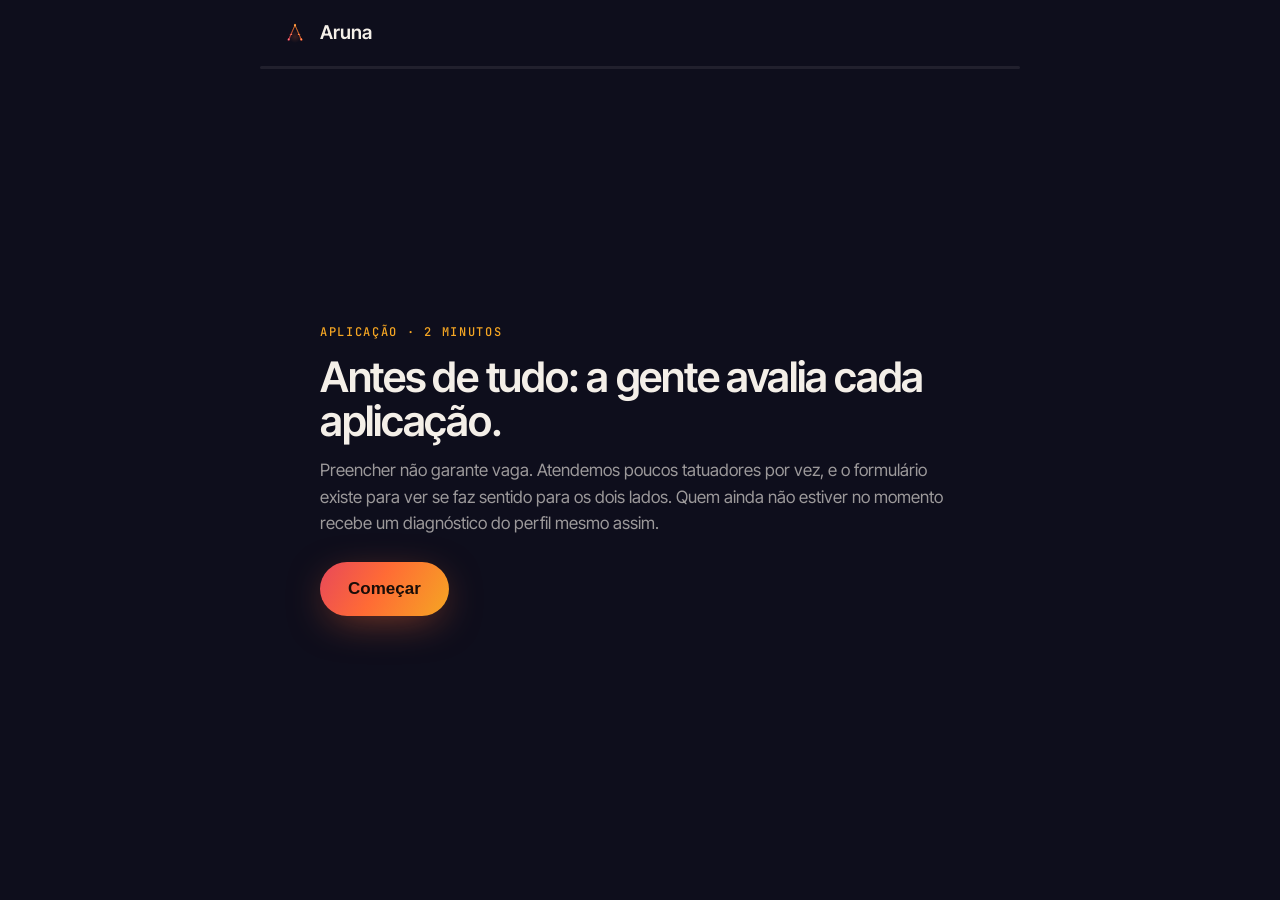
<file: tatuador/aplicacao.html>
<!doctype html>
<html lang="pt-BR">
<head>
<meta charset="utf-8">
<meta name="viewport" content="width=device-width,initial-scale=1">
<title>Aplicação · Aruna para tatuador</title>
<link rel="icon" href="assets/simbolo.svg">
<link rel="stylesheet" href="estilo.css?v=20260926b">
<style>
body{min-height:100vh;display:flex;flex-direction:column}
.topo{display:flex;align-items:center;justify-content:space-between;padding:18px 20px;max-width:760px;width:100%;margin:0 auto}
.voltar{background:none;border:0;color:var(--muted);font:inherit;font-size:14px;cursor:pointer;visibility:hidden}
.barra{height:3px;background:var(--faint);max-width:760px;width:calc(100% - 40px);margin:0 auto;border-radius:3px;overflow:hidden}
.barra i{display:block;height:100%;width:0;background:var(--grad);transition:width .35s}
main{flex:1;display:flex;align-items:center;justify-content:center;padding:30px 20px 60px}
.tela{max-width:640px;width:100%;animation:entra .35s ease}
@keyframes entra{from{opacity:0;transform:translateY(14px)}to{opacity:1;transform:none}}
.tela .kicker{display:block;margin-bottom:14px}
.tela h1{font-size:clamp(28px,4.6vw,42px);margin-bottom:14px}
.tela .sub{color:var(--muted);font-size:17px;margin-bottom:26px}
.opcoes{display:grid;gap:10px;margin-bottom:22px}
.op{display:flex;align-items:center;gap:14px;text-align:left;background:var(--void-2);border:1px solid rgba(244,239,232,.12);border-radius:14px;padding:16px 18px;color:var(--cream);font:inherit;cursor:pointer;transition:border-color .15s,background .15s}
.op:hover{border-color:rgba(255,107,53,.5)}
.op .l{flex:0 0 28px;height:28px;border-radius:8px;border:1px solid rgba(244,239,232,.2);display:flex;align-items:center;justify-content:center;font-size:12px;font-weight:600;color:var(--muted)}
.op.on{border-color:var(--orange);background:rgba(255,107,53,.1)}
.op.on .l{background:var(--grad);color:#1a0d08;border-color:transparent}
.campo{width:100%;background:transparent;border:0;border-bottom:2px solid rgba(244,239,232,.2);color:var(--cream);font:inherit;font-size:24px;padding:10px 2px;margin-bottom:26px;outline:none}
.campo:focus{border-color:var(--orange)}
.campo::placeholder{color:rgba(244,239,232,.25)}
.erro{color:var(--coral);font-size:14px;margin:-16px 0 18px;min-height:20px}
.dica{font-size:13px;color:var(--muted);margin-left:14px}
.info{background:linear-gradient(160deg,var(--void-2),var(--void-3));border:1px solid var(--faint);border-radius:var(--r);padding:22px;margin-bottom:24px}
.info .linha{display:flex;justify-content:space-between;gap:16px;padding:10px 0;border-bottom:1px solid var(--faint)}
.info .linha:last-child{border:0}
.info .linha b{font-family:var(--display);font-size:22px;white-space:nowrap}
.info .linha span{color:var(--muted)}
.info .tot b{font-size:28px}
.nums3{display:grid;grid-template-columns:repeat(3,1fr);gap:10px;margin-bottom:24px}
.nums3 div{background:var(--void-2);border:1px solid var(--faint);border-radius:14px;padding:14px}
.nums3 b{font-family:var(--display);font-size:26px;display:block}
.nums3 small{color:var(--muted);font-size:13px;line-height:1.3;display:block}
.diag{display:grid;gap:12px;margin-bottom:26px}
.diag .it{background:var(--void-2);border:1px solid var(--faint);border-left:3px solid var(--orange);border-radius:12px;padding:16px 18px}
.diag .it b{display:block;font-family:var(--display);font-size:18px;margin-bottom:4px}
.diag .it p{color:var(--muted);font-size:15.5px}
.fase{display:inline-block;border:1px solid rgba(245,166,35,.4);color:var(--amber);border-radius:999px;padding:6px 14px;font-size:13px;margin-bottom:18px}
.igbox{background:var(--void-2);border:1px solid var(--faint);border-radius:14px;padding:16px 18px;margin:-8px 0 20px}
.igbox .pf{display:flex;align-items:center;gap:14px;margin-bottom:14px}
.igbox .pf img{width:52px;height:52px;border-radius:50%;object-fit:cover;background:var(--void-3)}
.igbox .pf b{display:block;font-size:17px}
.igbox .pf small{color:var(--muted);font-size:14px}
.igbox p{color:var(--muted);font-size:15px;margin-bottom:14px}
.igbox .acoes{display:flex;gap:10px;flex-wrap:wrap}
.igbox .acoes .btn{margin:0}
.btn.sec{background:transparent;color:var(--cream);border:1px solid rgba(244,239,232,.25);box-shadow:none}
.btn.wa{background:#25D366;color:#06210f;box-shadow:0 10px 40px -12px rgba(37,211,102,.55)}
@media (max-width:600px){.nums3{grid-template-columns:1fr}.campo{font-size:20px}}
</style>
<script>
!function(f,b,e,v,n,t,s){if(f.fbq)return;n=f.fbq=function(){n.callMethod?n.callMethod.apply(n,arguments):n.queue.push(arguments)};if(!f._fbq)f._fbq=n;n.push=n;n.loaded=!0;n.version='2.0';n.queue=[];t=b.createElement(e);t.async=!0;t.src=v;s=b.getElementsByTagName(e)[0];s.parentNode.insertBefore(t,s)}(window,document,'script','https://connect.facebook.net/en_US/fbevents.js');
fbq('init','805389752641637');fbq('track','PageView');
</script>
</head>
<body>

<div class="topo">
  <a class="brand" href="index.html"><img src="assets/simbolo.svg" alt=""><span>Aruna</span></a>
  <button class="voltar" id="voltar">← Voltar</button>
</div>
<div class="barra"><i id="progresso"></i></div>
<main id="palco"></main>

<script>
var WA = '5585986187522';
var R = { utm: Object.fromEntries(new URLSearchParams(location.search)) };
var historico = [];

// Opções de verba com o MESMO texto do formulário atual: a régua de lead qualificado lê essas strings.
var VERBA_QUALIFICA = ['Tenho os R$ 1.500', 'Entre R$ 2.500 e R$ 4.000', 'Acima de R$ 4.000'];

var TELAS = {
  inicio: {tipo:'info', kicker:'Aplicação · 2 minutos',
    titulo:'Antes de tudo: a gente avalia cada aplicação.',
    sub:'Preencher não garante vaga. Atendemos poucos tatuadores por vez, e o formulário existe para ver se faz sentido para os dois lados. Quem ainda não estiver no momento recebe um diagnóstico do perfil mesmo assim.',
    botao:'Começar', prox:'dor'},

  dor: {tipo:'multi', chave:'dor', kicker:'1 de 11',
    titulo:'O que mais trava sua agenda hoje?', sub:'Pode marcar mais de uma.',
    opcoes:['Muita gente pergunta o preço e some','Dependo de indicação','Posto e não vira cliente','Agenda com buraco na semana','Cliente só quer desconto','Não sei o que postar'],
    prox:'nome'},

  nome: {tipo:'texto', chave:'nome', kicker:'2 de 11', titulo:'Qual é o seu nome?', ph:'Seu primeiro nome', prox:'whatsapp',
    valida:function(v){ return v.trim().length>1 || 'Escreve seu nome para a gente te chamar certo.'; }},

  whatsapp: {tipo:'texto', chave:'whatsapp', kicker:'3 de 11', titulo:function(){ return 'Prazer, '+R.nome+'. Qual o seu WhatsApp?'; },
    sub:'É por ele que vai o próximo passo.', ph:'(85) 99999-9999', inputmode:'tel', prox:function(){ return R._reenviar || 'instagram'; },
    mascara:function(v){ var d=v.replace(/\D/g,'').slice(0,11); if(d.length>6) return '('+d.slice(0,2)+') '+d.slice(2,7)+'-'+d.slice(7); if(d.length>2) return '('+d.slice(0,2)+') '+d.slice(2); return d; },
    valida:function(v){ return v.replace(/\D/g,'').length>=10 || 'Confere o número com DDD.'; }},

  instagram: {tipo:'texto', chave:'instagram', kicker:'4 de 11', titulo:'E o @ do Instagram? Seu ou do estúdio.', sub:'É nele que a gente olha antes de responder.', ph:'@seuperfil', prox:'equipe',
    valida:function(v){ return !!normIG(v) || 'Isso não parece um @ do Instagram. Só letras, números, ponto e _ (ex: @seuestudio).'; },
    conferir:conferirInstagram},

  equipe: {tipo:'uma', chave:'equipe', kicker:'5 de 11', titulo:function(){ return R.nome+', você trabalha como?'; },
    opcoes:['Sozinho(a)','Estúdio com 2 ou 3 tatuadores','Estúdio com 4 ou mais'], prox:'faturamento'},

  faturamento: {tipo:'uma', chave:'faturamento', kicker:'6 de 11', titulo:'Quanto a tattoo fatura por mês, em média?', sub:'Do estúdio inteiro, ou só seu se trabalha sozinho(a). Ninguém além de nós vê.',
    opcoes:['Ainda não tenho renda fixa com tattoo','Até R$ 3 mil','Entre R$ 3 mil e R$ 6 mil','Entre R$ 6 mil e R$ 10 mil','Entre R$ 10 mil e R$ 25 mil','Acima de R$ 25 mil'], prox:'ticket'},

  ticket: {tipo:'uma', chave:'ticket', kicker:'7 de 11', titulo:'Quanto custa uma sessão, em média?',
    opcoes:['Até R$ 300','Entre R$ 300 e R$ 700','Entre R$ 700 e R$ 1.500','Acima de R$ 1.500'], prox:'trafego'},

  trafego: {tipo:'uma', chave:'trafego', kicker:'8 de 11', titulo:'Já anunciou antes?',
    opcoes:['Nunca','Só impulsionei pelo Instagram','Já tive gestor ou agência','Anuncio hoje'], prox:'prova'},

  prova: {tipo:'info', kicker:'Enquanto isso',
    titulo:function(){ return R.nome+', olha a conta do Thiago, tatuador de Fortaleza.'; },
    sub:'Ele dependia de indicação. No primeiro mês com a gente:',
    extra:'<div class="barras" style="margin-bottom:18px"><div class="linha"><span>Uma tattoo agendada, com sinal pago</span><i style="--w:100%"></i><b>R$ 1.300</b></div><div class="linha custo"><span>Mês inteiro: anúncio + gestão</span><i style="--w:98%"></i><b>R$ 1.270</b></div></div><div class="veredito" style="margin-bottom:18px">Uma tattoo pagou o mês inteiro.<br><span class="grad-txt">Da segunda em diante, é lucro.</span></div><div class="nums3" style="grid-template-columns:1fr 1fr"><div><b>57 → 188</b><small>visitas por dia no perfil depois do anúncio</small></div><div><b>+231%</b><small>de gente conhecendo o trabalho dele na região</small></div></div><p class="muted" style="font-size:14px;margin-bottom:24px">Resultado de um cliente real, não promessa. Cada cidade e estilo responde diferente.</p>',
    botao:'Continuar', prox:'investimentos'},

  investimentos: {tipo:'info', kicker:'Transparência',
    titulo:'Existem dois investimentos, e você precisa saber dos dois antes.',
    extra:'<div class="info"><div class="linha"><span>Nosso trabalho: campanha, criativo, roteiro de conversa e relatório semanal</span><b>R$ 650</b></div><div class="linha"><span>Anúncio, pago direto à Meta no seu cartão</span><b>R$ 850</b></div><div class="linha tot"><span>Total por mês, sem fidelidade</span><b class="grad-txt">R$ 1.500</b></div></div><p class="muted" style="margin-bottom:10px">Com uma sessão média de R$ 1.000, duas tattoos no mês já pagam tudo.</p><p class="muted" style="margin-bottom:24px">E não precisa sair de uma vez: a gestão pode ser paga a cada 15 dias (R$ 325) e o anúncio vai no seu cartão de crédito.</p>',
    botao:'Ok, entendido', prox:'verba'},

  verba: {tipo:'uma', chave:'investimento', kicker:'9 de 11', titulo:'Hoje, você consegue investir os R$ 1.500 por mês?', sub:'Contando com a gestão quinzenal e o anúncio no cartão.',
    opcoes:VERBA_QUALIFICA.concat(['Ainda não tenho esse valor']),
    prox:function(v){ return VERBA_QUALIFICA.indexOf(v)>=0 ? 'decisor' : 'seguidores'; }},

  // ramo qualificado
  decisor: {tipo:'uma', chave:'decisor', kicker:'10 de 11', titulo:'A decisão de investir é só sua?',
    opcoes:['Sim, decido sozinho(a)','Divido com sócio(a) ou parceiro(a)'], prox:'urgencia'},

  urgencia: {tipo:'uma', chave:'urgencia', kicker:'11 de 11', titulo:function(){ return 'Última, '+R.nome+'. Quando você quer começar?'; },
    opcoes:['Esta semana','Nos próximos 30 dias','Daqui a uns 3 meses','Só estou pesquisando'], prox:'fim_qualificado'},

  // ramo sem verba: duas perguntas a mais para montar o diagnóstico do momento
  seguidores: {tipo:'uma', chave:'seguidores', kicker:'10 de 11', titulo:'Sem problema. Quantos seguidores seu perfil tem hoje?', sub:'É para o diagnóstico sair do tamanho certo para você.',
    opcoes:['Menos de 1.000','Entre 1.000 e 5.000','Entre 5.000 e 20.000','Mais de 20.000'], prox:'frequencia'},

  frequencia: {tipo:'uma', chave:'frequencia', kicker:'11 de 11', titulo:'Com que frequência você posta no feed?',
    opcoes:['Quase todo dia','2 ou 3 vezes por semana','1 vez por semana ou menos','Fico semanas sem postar'], prox:'fim_diagnostico'}
};

var palco = document.getElementById('palco');
function val(x){ return typeof x==='function' ? x() : x; }

function ir(id, voltando){
  if(!voltando && historico[historico.length-1]!==id) historico.push(id);
  var t = TELAS[id]; if(id.indexOf('fim_')===0) return fim(id);
  document.getElementById('voltar').style.visibility = historico.length>1 ? 'visible' : 'hidden';
  var ordem = ['inicio','dor','nome','whatsapp','instagram','equipe','faturamento','ticket','trafego','prova','investimentos','verba','decisor','seguidores','urgencia','frequencia'];
  document.getElementById('progresso').style.width = Math.min(96, (ordem.indexOf(id)/ (ordem.length-2))*100)+'%';

  var h = '<div class="tela"><span class="kicker">'+t.kicker+'</span><h1>'+val(t.titulo)+'</h1>'+(t.sub?'<p class="sub">'+val(t.sub)+'</p>':'')+(t.extra||'');
  if(t.tipo==='info') h += '<button class="btn" id="ok">'+t.botao+'</button>';
  if(t.tipo==='texto') h += '<input class="campo" id="campo" autocomplete="off" placeholder="'+t.ph+'"'+(t.inputmode?' inputmode="'+t.inputmode+'"':'')+(t.conferir?' autocapitalize="none" autocorrect="off" spellcheck="false"':'')+' value="'+(R[t.chave]||'')+'"><div class="erro" id="erro"></div><button class="btn" id="ok">OK</button><span class="dica">ou aperte Enter</span>';
  if(t.tipo==='uma'||t.tipo==='multi'){
    h += '<div class="opcoes">'+t.opcoes.map(function(o,i){
      var on = t.tipo==='multi' ? (R[t.chave]||[]).indexOf(o)>=0 : R[t.chave]===o;
      return '<button class="op'+(on?' on':'')+'" data-v="'+o+'"><span class="l">'+String.fromCharCode(65+i)+'</span>'+o+'</button>'; }).join('')+'</div>';
    if(t.tipo==='multi') h += '<div class="erro" id="erro"></div><button class="btn" id="ok">OK</button>';
  }
  palco.innerHTML = h + '</div>';

  var ok = document.getElementById('ok');
  var proximo = function(v){ var p = typeof t.prox==='function' ? t.prox(v) : t.prox; ir(p); };

  if(t.tipo==='info') ok.onclick = function(){ proximo(); };
  if(t.tipo==='texto'){
    var c = document.getElementById('campo'); c.focus();
    if(t.mascara) c.oninput = function(){ c.value = t.mascara(c.value); };
    var enviar = function(){ var r = t.valida(c.value); if(r!==true){ document.getElementById('erro').textContent=r; return; }
      if(t.conferir) return t.conferir(c, ok, proximo);
      R[t.chave]=c.value.trim(); proximo(); };
    ok.onclick = enviar; c.onkeydown = function(e){ if(e.key==='Enter') enviar(); };
  }
  if(t.tipo==='uma') palco.querySelectorAll('.op').forEach(function(b){ b.onclick=function(){
    palco.querySelectorAll('.op').forEach(function(x){x.classList.remove('on')}); b.classList.add('on'); R[t.chave]=b.dataset.v;
    setTimeout(function(){ proximo(b.dataset.v); }, 220); }; });
  if(t.tipo==='multi'){
    palco.querySelectorAll('.op').forEach(function(b){ b.onclick=function(){ b.classList.toggle('on'); }; });
    ok.onclick = function(){ var s=[].map.call(palco.querySelectorAll('.op.on'),function(x){return x.dataset.v}); if(!s.length){ document.getElementById('erro').textContent='Marca pelo menos uma.'; return; } R[t.chave]=s; proximo(); };
  }
}

document.getElementById('voltar').onclick = function(){ if(historico.length>1){ historico.pop(); ir(historico[historico.length-1], true); } };
document.addEventListener('keydown', function(e){
  var ops = palco.querySelectorAll('.op'); var i = e.key.toUpperCase().charCodeAt(0)-65;
  if(ops.length && e.key.length===1 && i>=0 && i<ops.length && document.activeElement.tagName!=='INPUT') ops[i].click();
});

// Conferência do @ (26/09/2026). O worker consulta a Meta, que só enxerga perfil comercial ou
// de criador: perfil pessoal e perfil inexistente voltam iguais. Por isso "não achado" pede
// confirmação ao lead em vez de barrar, e o grupo Holding recebe como ficou em ig_verificado.
var IG_API = 'https://aruna-atendimento.yanna-barbara.workers.dev/api/ig-perfil';
function normIG(v){
  var s = String(v||'').trim().toLowerCase(), m = s.match(/instagram\.com\/([^\/?#\s]+)/);
  if(m) s = m[1];
  s = s.replace(/^@+/,'').replace(/\s+/g,'').replace(/\/+$/,'');
  if(!s || s.length>30 || !/^[a-z0-9._]+$/.test(s)) return null;
  if(s.charAt(0)==='.' || s.slice(-1)==='.' || s.indexOf('..')>=0) return null;
  return s;
}
function esc(x){ return String(x==null?'':x).replace(/[&<>"]/g,function(ch){ return {'&':'&amp;','<':'&lt;','>':'&gt;','"':'&quot;'}[ch]; }); }
function conferirInstagram(c, ok, proximo){
  var u = normIG(c.value), erro = document.getElementById('erro');
  var velho = document.getElementById('igbox'); if(velho) velho.remove();
  erro.textContent = ''; c.value = '@'+u;
  var seguir = function(status){ R.instagram = '@'+u; R.ig_verificado = status; proximo(); };
  var caixa = function(html){
    var d = document.createElement('div'); d.className='igbox'; d.id='igbox'; d.innerHTML = html;
    ok.style.display='none'; ok.nextElementSibling.style.display='none';
    erro.parentNode.insertBefore(d, ok); return d;
  };
  // Fecha a caixa sem selecionar o texto: com select() cada tecla apagava o que ja estava escrito.
  var fechar = function(){ var b=document.getElementById('igbox'); if(b) b.remove(); ok.style.display=''; ok.nextElementSibling.style.display=''; };
  var corrigir = function(){ fechar(); c.focus(); var n=c.value.length; c.setSelectionRange(n,n); };
  c.oninput = fechar;
  ok.disabled = true; ok.textContent = 'Conferindo...';
  var ctl = window.AbortController ? new AbortController() : null;
  var timer = setTimeout(function(){ if(ctl) ctl.abort(); }, 6000);
  fetch(IG_API+'?u='+encodeURIComponent(u), ctl ? {signal:ctl.signal} : {})
    .then(function(r){ return r.json(); })
    .then(function(d){
      clearTimeout(timer); ok.disabled=false; ok.textContent='OK';
      if(!d || !d.ok || d.indeterminado) return seguir('não conferido (consulta falhou)');
      if(d.encontrado){
        var seg = d.seguidores!=null ? Number(d.seguidores).toLocaleString('pt-BR')+' seguidores' : '';
        var b = caixa('<div class="pf">'+(d.foto?'<img src="'+esc(d.foto)+'" alt="" referrerpolicy="no-referrer">':'')+'<div><b>@'+esc(d.username||u)+'</b><small>'+esc(d.nome||'')+(d.nome&&seg?' · ':'')+seg+'</small></div></div>'+
          '<p>É este o seu perfil?</p><div class="acoes"><button class="btn" id="igsim">Sim, é esse</button><button class="btn sec" id="ignao">Não, corrigir</button></div>');
        b.querySelector('#igsim').onclick = function(){ seguir('sim'+(seg?', '+seg:'')); };
        b.querySelector('#ignao').onclick = corrigir;
      } else {
        var b2 = caixa('<p>Não achamos <b>@'+esc(u)+'</b> como perfil profissional no Instagram. Confere se está escrito certo.</p>'+
          '<div class="acoes"><button class="btn" id="ignao">Corrigir</button><button class="btn sec" id="igsim">Está certo, seguir</button></div>');
        b2.querySelector('#ignao').onclick = corrigir;
        b2.querySelector('#igsim').onclick = function(){ seguir('não achado, lead confirmou que está certo'); };
      }
    })
    .catch(function(){ clearTimeout(timer); ok.disabled=false; ok.textContent='OK'; seguir('não conferido (consulta falhou)'); });
}

// Diagnóstico automático do momento (quem ainda não tem a verba). Regras simples, sem oferta de gestão.
var DICAS = {
  'Muita gente pergunta o preço e some': ['Deixe um "a partir de" visível', 'Um destaque "Valores" com o preço de partida faz quem não pode pagar se filtrar sozinho, antes de te chamar. Você responde menos orçamento e mais gente pronta.'],
  'Dependo de indicação': ['Guarde a indicação no perfil', 'No fim de cada sessão, grave 15 segundos do cliente falando da experiência e salve num destaque. A indicação passa a vender mesmo quando ninguém lembra de você.'],
  'Posto e não vira cliente': ['Diga como marcar', 'A cada três posts, um precisa mostrar o caminho: agenda aberta, valor de partida e como chamar. Post bonito sem chamada vira curtida.'],
  'Agenda com buraco na semana': ['Anuncie as vagas da semana', 'Toda segunda, um story com as datas livres e quantas vagas sobraram. Vaga com prazo mexe mais do que "agenda aberta" o mês inteiro.'],
  'Cliente só quer desconto': ['Mande valor com contexto', 'Nunca o preço seco no direct. Junto do valor, mande uma peça parecida que você fez e o que está incluso (desenho exclusivo, retoque). Preço sem contexto vira comparação.'],
  'Não sei o que postar': ['Três tipos em rodízio', 'Tattoo cicatrizada (prova), processo em vídeo (confiança) e cliente falando (desejo). Repetir esses três já resolve o mês de conteúdo.']
};
function diagnostico(){
  var fase, frase, itens = [];
  var semRenda = R.faturamento==='Ainda não tenho renda fixa com tattoo' || R.ticket==='Até R$ 300';
  var pequeno = R.seguidores==='Menos de 1.000';
  if(semRenda){ fase='Momento: construir a vitrine'; frase='Antes de pagar por anúncio, seu perfil precisa convencer sozinho quem já chega até ele. Anúncio agora só levaria mais gente para uma vitrine que ainda não fecha.'; }
  else if(pequeno){ fase='Momento: transformar perfil em agenda'; frase='Você já tem trabalho que vende. O próximo degrau é fazer o perfil trabalhar por você com o público que já tem, antes de comprar público novo.'; }
  else { fase='Momento: quase pronto para anunciar'; frase='Seu perfil já tem base. Ajustando os pontos abaixo, um anúncio pequeno passa a ter onde cair.'; }
  (R.dor||[]).slice(0,3).forEach(function(d){ if(DICAS[d]) itens.push(DICAS[d]); });
  if(R.frequencia==='1 vez por semana ou menos' || R.frequencia==='Fico semanas sem postar')
    itens.push(['Constância antes de volume', 'Três posts por semana, no mesmo dia e horário, pesam mais que uma semana cheia seguida de silêncio. Deixe três peças prontas no domingo.']);
  if(pequeno) itens.push(['Seguidor local vale mais', 'Com menos de 1.000 seguidores, marque a cidade em todo post e siga estúdios e perfis de tattoo da sua região. É o público que te encontra primeiro.']);
  return {fase:fase, frase:frase, itens:itens.slice(0,4)};
}

function linkWA(txt){ return 'https://wa.me/'+WA+'?text='+encodeURIComponent(txt); }

function fim(id){
  document.getElementById('progresso').style.width='100%';
  document.getElementById('voltar').style.visibility='hidden';
  R.ramo = id==='fim_qualificado' ? 'qualificado' : 'diagnostico_automatico';
  palco.innerHTML = '<div class="tela"><span class="kicker">Enviando</span><h1>Um segundo, '+R.nome+'.</h1></div>';
  gravar().then(function(d){
    // Número recusado pelo worker: volta para o campo do WhatsApp com o motivo, sem perder o resto.
    if(d.erro==='telefone_invalido' || d.erro==='whatsapp_inexistente'){
      R._reenviar = id;
      historico = historico.slice(0, historico.indexOf('whatsapp')+1);
      ir('whatsapp', true);
      document.getElementById('erro').textContent = d.erro==='whatsapp_inexistente'
        ? 'Esse número não tem WhatsApp. Confere o DDD e o 9 na frente.'
        : 'Esse número não parece válido. Confere o DDD.';
      return;
    }
    R._reenviar = null;
    mostrarFim(id, d.ref);
  });
}

function mostrarFim(id, ref){
  var h;
  if(id==='fim_qualificado'){
    var quente = R.urgencia==='Esta semana' || R.urgencia==='Nos próximos 30 dias';
    // As respostas ja chegam no grupo Holding pela automacao: a mensagem do lead fica curta.
    // O [REF:] precisa ficar, e o que liga a conversa ao anuncio.
    var msg = 'Oi, Lucas! Respondi as perguntas lá no site e quero o diagnóstico do meu perfil.'+(ref ? '\n\n[REF:'+ref+']' : '');
    h = '<div class="tela"><span class="kicker">Aplicação recebida</span>'+
      '<h1>'+R.nome+', você passou na primeira triagem.</h1>'+
      '<p class="sub">'+(quente
        ? 'O próximo passo é o diagnóstico do seu perfil: o Lucas olha seus números, seu feed e sua cidade, e te mostra no WhatsApp o que faria primeiro. Sem call. Ele responde no mesmo dia, em horário comercial.'
        : 'Como você ainda não tem pressa, fica na fila normal. Se quiser adiantar, chama agora e o Lucas já começa o diagnóstico do seu perfil.')+'</p>'+
      '<a class="btn wa" href="'+linkWA(msg)+'" target="_blank" rel="noopener">'+(quente?'Receber meu diagnóstico no WhatsApp':'Pular a fila no WhatsApp')+'</a>'+
      '<p class="cta-note">A mensagem já vai escrita. É só enviar.</p></div>';
  } else {
    var d = diagnostico();
    h = '<div class="tela"><span class="kicker">Seu diagnóstico</span>'+
      '<h1>'+R.nome+', aqui está o que a gente faria no seu lugar.</h1>'+
      '<span class="fase">'+d.fase+'</span><p class="sub">'+d.frase+'</p>'+
      '<div class="diag">'+d.itens.map(function(x){ return '<div class="it"><b>'+x[0]+'</b><p>'+x[1]+'</p></div>'; }).join('')+'</div>'+
      // sem botao de WhatsApp: quem ficou fora do piso recebe o diagnostico aqui e nao e atendido
      '<p class="cta-note">Quando o momento mudar, a aplicação continua aberta.</p></div>';
  }
  palco.innerHTML = h;
}

// Envio para o worker aruna-atendimento: grava no banco e no CRM, manda Lead (e QualifiedLead, pela
// verba) via CAPI com event_id form-lead-<ref>. O fbq abaixo usa o mesmo eventID para a Meta deduplicar.
var API = 'https://aruna-atendimento.yanna-barbara.workers.dev/api/form-lead';
var PIXEL = '805389752641637';
var INICIO = Date.now();
var qs = new URLSearchParams(location.search);
if(window.fbq) fbq('trackCustom','FormView',{form:'trafego-pago-v2'});

function cookie(n){ var m = document.cookie.match('(?:^|; )'+n+'=([^;]*)'); return m ? decodeURIComponent(m[1]) : null; }
function tracking(){ return {url:location.href, fbclid:qs.get('fbclid'), fbp:cookie('_fbp'), fbc:cookie('_fbc'),
  utm_source:qs.get('utm_source'), utm_medium:qs.get('utm_medium'), utm_campaign:qs.get('utm_campaign'), utm_content:qs.get('utm_content'), utm_term:qs.get('utm_term')}; }
function respostas(){
  var r = {};
  ['nome','whatsapp','instagram','ig_verificado','equipe','faturamento','ticket','trafego','investimento','decisor','urgencia','seguidores','frequencia']
    .forEach(function(k){ if(R[k]) r[k] = R[k]; });
  if(R.dor && R.dor.length) r.dor = R.dor.join(', ');
  return r;
}
function post(slug){
  return fetch(API, {method:'POST', headers:{'content-type':'application/json'},
    body:JSON.stringify({slug:slug, hp:'', iniciado_em:INICIO, variante:'v2', respostas:respostas(), tracking:tracking()})})
    .then(function(r){ return r.json(); });
}
// Se o worker publicado não conhecer o v2 (deploy de outra máquina sem essa config), reenvia no slug
// antigo: a resposta cai no caminho de resgate, que grava nome e telefone e avisa a gente.
function gravar(){
  return post('trafego-pago-v2').then(function(d){
    if(d && d.erro==='formulario_desconhecido') return post('trafego-pago');
    return d;
  }).then(function(d){
    if(d && d.ok && d.ref && window.fbq){
      if(d.tel){ try{ fbq('init',PIXEL,{ph:d.tel,fn:(d.nome||'').toLowerCase()}); }catch(e){} }
      fbq('track','Lead',{content_name:'trafego-pago-v2'},{eventID:'form-lead-'+d.ref});
    }
    return d || {};
  }).catch(function(){ return {erro:'rede'}; });
}

ir('inicio');
</script>
</body>
</html>
</file>
<file: tatuador/estilo.css>
@import url('https://fonts.googleapis.com/css2?family=Inter+Tight:wght@400;500;600&family=JetBrains+Mono:wght@400;500&display=swap');

:root{
  --void:#0E0E1C; --void-2:#151526; --void-3:#1C1C2F;
  --cream:#F4EFE8; --muted:rgba(244,239,232,.62); --faint:rgba(244,239,232,.08);
  --coral:#E8485A; --orange:#FF6B35; --amber:#F5A623;
  --grad:linear-gradient(120deg,#E8485A 0%,#FF6B35 45%,#F5A623 100%);
  --r:18px;
  --display:'Inter Tight',system-ui,sans-serif; --mono:'JetBrains Mono',ui-monospace,monospace;
}
*{box-sizing:border-box;margin:0;padding:0}
html{scroll-behavior:smooth}
body{background:var(--void);color:var(--cream);font-family:var(--display);font-size:17px;line-height:1.55;-webkit-font-smoothing:antialiased;overflow-x:hidden}
img{max-width:100%;display:block}
a{color:inherit}
h1,h2,h3,.display{font-family:var(--display);font-weight:600;line-height:1.05;letter-spacing:-.03em}
.wrap{max-width:1120px;margin:0 auto;padding:0 20px}
.kicker{color:var(--amber);text-transform:uppercase;letter-spacing:.14em;font-size:12px;font-weight:500;font-family:var(--mono)}
.grad-txt{background:var(--grad);-webkit-background-clip:text;background-clip:text;color:transparent}
.muted{color:var(--muted)}
.card{background:linear-gradient(160deg,var(--void-2),var(--void-3));border:1px solid var(--faint);border-radius:var(--r);padding:26px}

.btn{display:inline-flex;align-items:center;justify-content:center;gap:10px;background:var(--grad);color:#1a0d08;font-weight:600;font-size:17px;padding:17px 28px;border-radius:999px;text-decoration:none;border:0;cursor:pointer;box-shadow:0 10px 40px -10px rgba(255,107,53,.55);transition:transform .15s,box-shadow .15s}
.btn:hover{transform:translateY(-2px);box-shadow:0 16px 50px -12px rgba(255,107,53,.7)}
.btn svg{width:18px;height:18px}
.btn-ghost{background:transparent;color:var(--cream);border:1px solid rgba(244,239,232,.2);box-shadow:none}
.cta-note{font-size:13px;color:var(--muted);margin-top:12px}

/* nav */
.nav{position:sticky;top:0;z-index:20;background:rgba(14,14,28,.78);backdrop-filter:blur(14px);border-bottom:1px solid var(--faint)}
.nav .wrap{display:flex;align-items:center;justify-content:space-between;height:64px}
.brand{display:flex;align-items:center;gap:10px;font-family:var(--display);font-weight:600;font-size:19px;text-decoration:none}
.brand img{width:30px;height:30px}
.nav .btn{padding:10px 18px;font-size:14px}
.nav .links{display:flex;gap:30px}
.nav .links a{color:var(--muted);text-decoration:none;font-size:15px;font-weight:500;transition:color .15s}
.nav .links a:hover{color:var(--cream)}
section[id]{scroll-margin-top:64px}

/* hero */
.hero{position:relative;padding:70px 0 60px;overflow:hidden}
.hero canvas{position:absolute;inset:0;width:100%;height:100%;opacity:.55;pointer-events:none}
.hero .wrap{position:relative;display:grid;grid-template-columns:1.1fr .9fr;gap:48px;align-items:center}
.hero h1{font-size:clamp(38px,5.6vw,66px);margin:18px 0 22px}
.hero p.lead{font-size:19px;color:var(--muted);max-width:540px;margin-bottom:30px}
.duo{position:relative;height:500px}
.duo figure{position:absolute;width:62%;border-radius:22px;overflow:hidden;border:1px solid var(--faint);box-shadow:0 30px 80px -30px rgba(0,0,0,.8)}
.duo figure img{width:100%;aspect-ratio:4/5;object-fit:cover}
.duo .f1{left:0;top:0}
.duo .f2{right:0;bottom:0}
.duo figcaption{position:absolute;left:0;right:0;bottom:0;padding:48px 20px 18px;background:linear-gradient(to top,rgba(14,14,28,.95) 30%,rgba(14,14,28,0));display:block}
.duo figcaption b{display:block;font-family:var(--display);font-weight:600;font-size:22px;letter-spacing:-.01em;line-height:1.1}
.duo figcaption span{display:block;margin-top:4px;color:var(--amber);font-size:13px;font-weight:500;letter-spacing:.02em;line-height:1.35}
.duo .f1 figcaption{top:0;bottom:auto;padding:18px 20px 48px;background:linear-gradient(to bottom,rgba(14,14,28,.95) 30%,rgba(14,14,28,0))}

/* marquee */
.marquee{border-block:1px solid var(--faint);background:var(--void-2);overflow:hidden;padding:18px 0}
.marquee .track{display:flex;gap:48px;width:max-content;animation:roll 38s linear infinite}
.marquee span{font-family:var(--display);font-weight:600;font-size:20px;white-space:nowrap;display:flex;align-items:center;gap:48px}
.marquee span::after{content:"";width:7px;height:7px;border-radius:50%;background:var(--grad)}
@keyframes roll{to{transform:translateX(-50%)}}

section.block{padding:96px 0}
.head{max-width:720px;margin-bottom:46px}
.head h2{font-size:clamp(32px,4.4vw,50px);margin-top:14px}
.head p{color:var(--muted);margin-top:16px;font-size:18px}
.center{text-align:center;margin-left:auto;margin-right:auto}

.grid{display:grid;gap:18px}
.g2{grid-template-columns:repeat(2,1fr)}
.g3{grid-template-columns:repeat(3,1fr)}
.g4{grid-template-columns:repeat(4,1fr)}

.dor h3{font-size:22px;margin-bottom:8px}
.dor .q{font-family:var(--display);font-weight:600;color:var(--orange);font-size:15px;margin-bottom:12px;display:block}

.reframe{display:grid;grid-template-columns:1fr 1fr;gap:18px}
.reframe .card h3{font-size:24px;margin-bottom:14px}
.reframe ul{list-style:none;display:grid;gap:10px}
.reframe li{padding-left:22px;position:relative;color:var(--muted)}
.reframe li::before{content:"";position:absolute;left:0;top:10px;width:8px;height:8px;border-radius:50%;background:rgba(244,239,232,.25)}
.reframe .bom{border-color:rgba(255,107,53,.35)}
.reframe .bom li{color:var(--cream)}
.reframe .bom li::before{background:var(--grad)}

.passo{position:relative}
.passo .n{font-family:var(--display);font-weight:600;font-size:54px;line-height:1;margin-bottom:14px}
.passo h3{font-size:22px;margin-bottom:10px}
.passo p{color:var(--muted);font-size:16px}
.sigla{display:flex;gap:10px;flex-wrap:wrap;margin-top:22px}
.sigla b{font-family:var(--display);font-size:15px;border:1px solid var(--faint);border-radius:999px;padding:6px 14px}

.caso .chip{display:inline-flex;flex-wrap:wrap;align-items:center;gap:10px;background:var(--void);border:1px solid var(--faint);border-radius:999px;padding:8px 16px;font-size:14px;margin:14px 0 18px}
.caso .chip .de{color:var(--muted);text-decoration:line-through;text-decoration-color:rgba(232,72,90,.7)}
.caso .chip .para{font-weight:600}
.caso h3{font-size:22px}
.caso .quem{font-size:14px;color:var(--muted)}
.caso .nums{display:grid;grid-template-columns:repeat(3,1fr);gap:10px;margin-top:6px}
.caso .nums div{background:rgba(244,239,232,.04);border-radius:12px;padding:12px}
.caso .nums b{display:block;font-family:var(--display);font-size:24px}
.caso .nums small{color:var(--muted);font-size:12.5px;line-height:1.3;display:block}
.caso{display:flex;flex-direction:column;gap:20px}
.caso .topo{display:flex;align-items:baseline;justify-content:space-between;gap:12px;flex-wrap:wrap}
.caso .topo h3{font-size:24px}
.caso .big b{display:block;font-family:var(--display);font-weight:600;font-size:clamp(46px,5vw,64px);line-height:1;letter-spacing:-.02em}
.caso .big span{display:block;color:var(--muted);margin-top:6px;font-size:15px}
.barras{display:grid;gap:10px}
.barras .linha{display:grid;grid-template-columns:1fr auto;gap:4px 12px;font-size:13.5px;color:var(--muted)}
.barras .linha i{grid-column:1/-1;grid-row:2;height:10px;border-radius:99px;background:rgba(244,239,232,.06);position:relative;overflow:hidden}
.barras .linha i::after{content:"";position:absolute;inset:0 auto 0 0;width:var(--w);border-radius:99px;background:var(--grad)}
.barras .linha.custo i::after{background:rgba(244,239,232,.35)}
.barras .linha b{color:var(--cream);font-weight:600}
.veredito{font-family:var(--display);font-weight:600;font-size:22px;line-height:1.2;padding:14px 18px;border-radius:14px;background:rgba(255,107,53,.1);border:1px solid rgba(255,107,53,.3)}
.vitrine{border-top:1px solid var(--faint);padding-top:18px;margin-top:auto}
.vitrine small{color:var(--amber);text-transform:uppercase;letter-spacing:.12em;font-size:11.5px;font-weight:500;font-family:var(--mono)}
.vitrine .vn{display:grid;grid-template-columns:1fr 1fr;gap:12px;margin-top:12px}
.vitrine .vn div{background:rgba(244,239,232,.04);border-radius:12px;padding:14px}
.vitrine .vn b{display:block;font-family:var(--display);font-size:26px;line-height:1.1}
.vitrine .vn span{display:block;color:var(--muted);font-size:13px;line-height:1.35;margin-top:4px}
.nota{font-size:13.5px;color:var(--muted);margin-top:22px;max-width:760px}

.socios{display:grid;grid-template-columns:.9fr 1.1fr;gap:48px;align-items:center}
.socios .fotos{display:grid;grid-template-columns:1fr 1fr;gap:14px}
.socios .fotos img{border-radius:18px;aspect-ratio:3/4;object-fit:cover;border:1px solid var(--faint)}
.socios .fotos div:nth-child(2){margin-top:44px}
.socios p{color:var(--muted);margin-bottom:14px}
.socios p strong{color:var(--cream);font-weight:600}

.preco{display:grid;grid-template-columns:1fr auto 1fr auto 1fr;gap:14px;align-items:stretch}
.preco .op{display:flex;align-items:center;justify-content:center;font-family:var(--display);font-size:34px;color:var(--muted)}
.preco .card small{color:var(--amber);text-transform:uppercase;letter-spacing:.12em;font-size:11.5px;font-weight:500;font-family:var(--mono)}
.preco .card b{display:block;font-family:var(--display);font-size:42px;margin:8px 0 6px}
.preco .card p{color:var(--muted);font-size:15px}
.preco .total{border-color:rgba(255,107,53,.45);background:linear-gradient(160deg,#2a1a1f,#1C1C2F)}
.conta{margin-top:22px;display:grid;grid-template-columns:repeat(3,1fr);gap:14px}
.conta div{border-left:2px solid var(--orange);padding:4px 0 4px 16px}
.conta b{font-family:var(--display);font-size:28px;display:block}
.conta span{color:var(--muted);font-size:14.5px}

.pra ul{list-style:none;display:grid;gap:12px;margin-top:14px}
.pra li{padding-left:30px;position:relative}
.pra li::before{position:absolute;left:0;top:0;font-weight:600}
.pra .sim li::before{content:"+";color:var(--orange)}
.pra .nao li::before{content:"×";color:var(--muted)}
.pra .nao li{color:var(--muted)}

.faq{max-width:820px;margin:0 auto}
.faq details{border-bottom:1px solid var(--faint);padding:22px 0}
.faq summary{cursor:pointer;list-style:none;font-family:var(--display);font-weight:600;font-size:20px;display:flex;justify-content:space-between;gap:20px}
.faq summary::-webkit-details-marker{display:none}
.faq summary::after{content:"+";color:var(--orange);font-size:26px;line-height:1;transition:transform .2s}
.faq details[open] summary::after{transform:rotate(45deg)}
.faq details p{color:var(--muted);margin-top:12px}

.final{text-align:center;padding:110px 0;position:relative;overflow:hidden}
.final::before{content:"";position:absolute;left:50%;top:50%;width:700px;height:700px;transform:translate(-50%,-50%);background:radial-gradient(circle,rgba(255,107,53,.18),transparent 60%)}
.final .wrap{position:relative}
.final h2{font-size:clamp(34px,5vw,58px);max-width:820px;margin:16px auto 20px}
.final p{color:var(--muted);max-width:560px;margin:0 auto 32px}
footer{border-top:1px solid var(--faint);padding:28px 0;font-size:13px;color:var(--muted)}
footer .wrap{display:flex;justify-content:space-between;gap:16px;flex-wrap:wrap}

@media (max-width:900px){
  body{font-size:16px}
  .hero .wrap,.socios,.reframe{grid-template-columns:1fr}
  /* primeira dobra: do topo até a faixa rolante cabe em ~650px de altura */
  .nav .wrap{height:56px}
  .hero{padding:18px 0 16px}
  /* a faixa rolante fecha a primeira dobra: nav + hero + faixa = altura visível da tela
     (svh = altura com as barras do navegador à mostra). Texto fica no alto, a letra cresce
     com a altura da tela e o que sobra vira respiro antes dos cartões; em tela baixa o
     min-height não corta nada. */
  .hero{min-height:calc(100svh - 56px - var(--mq,48px));display:flex}
  .hero .wrap{width:100%;display:flex;flex-direction:column;justify-content:space-between}
  .hero p.lead{margin-bottom:14px}
  /* a sobra de altura vai para as fotos: o bloco dos cartões estica até a faixa e,
     com 110px ou mais, os avatares viram fotos grandes (container query no .duo) */
  .hero .duo{flex:1;min-height:66px;container-type:size;grid-auto-rows:1fr;align-self:stretch;width:100%}
  .hero .wrap{gap:14px}
  .hero h1{font-size:clamp(29px,5svh,42px);line-height:1.08;margin:10px 0 10px}
  .hero p.lead{font-size:clamp(15px,2.3svh,19px);line-height:1.45}
  .hero .btn{width:100%;padding:14px 20px;font-size:16px}
  .hero .cta-note{margin-top:8px;font-size:12px;text-align:center}
  .duo{height:auto;display:grid;grid-template-columns:1fr 1fr;gap:8px}
  .duo figure{position:relative;width:auto;inset:auto;display:flex;align-items:center;gap:10px;padding:8px;border-radius:14px;background:var(--void-2);box-shadow:none;overflow:visible}
  .duo figure img{width:42px;height:42px;aspect-ratio:1;border-radius:50%;flex:none}
  .duo .f1 img{object-position:35% 30%}
  .duo .f2{margin-top:0}
  .duo figcaption,.duo .f1 figcaption{position:static;padding:0;background:none}
  .duo figcaption b{font-size:14px}
  .duo figcaption span{font-size:11px;margin-top:1px}
  @container (min-height:110px){
    .duo figure{display:block;padding:0;overflow:hidden;border-radius:18px}
    .duo figure img{position:absolute;inset:0;width:100%;height:100%;border-radius:0;object-fit:cover}
    .duo .f1 img{object-position:30% 22%}
    .duo .f2 img{object-position:50% 30%}
    .duo figcaption,.duo .f1 figcaption{position:absolute;left:0;right:0;bottom:0;top:auto;padding:36px 12px 12px;background:linear-gradient(to top,rgba(14,14,28,.96) 25%,rgba(14,14,28,0))}
    .duo figcaption b{font-size:17px}
    .duo figcaption span{font-size:12px}
  }
  .marquee{padding:11px 0}
  .marquee span{font-size:15px;gap:32px}
  .marquee .track{gap:32px}
  .g2,.g3,.g4,.conta{grid-template-columns:1fr}
  .preco{grid-template-columns:1fr}
  .preco .op{font-size:26px}
  section.block{padding:68px 0}
  .caso .nums{grid-template-columns:repeat(3,1fr)}
  .nav .brand span{display:none}
  .nav .links{display:none}
  .nav .btn{padding:9px 16px;font-size:13.5px}
}
@media (max-width:1060px) and (min-width:901px){.nav .links{gap:18px}.nav .links a{font-size:14px}}
</file>
